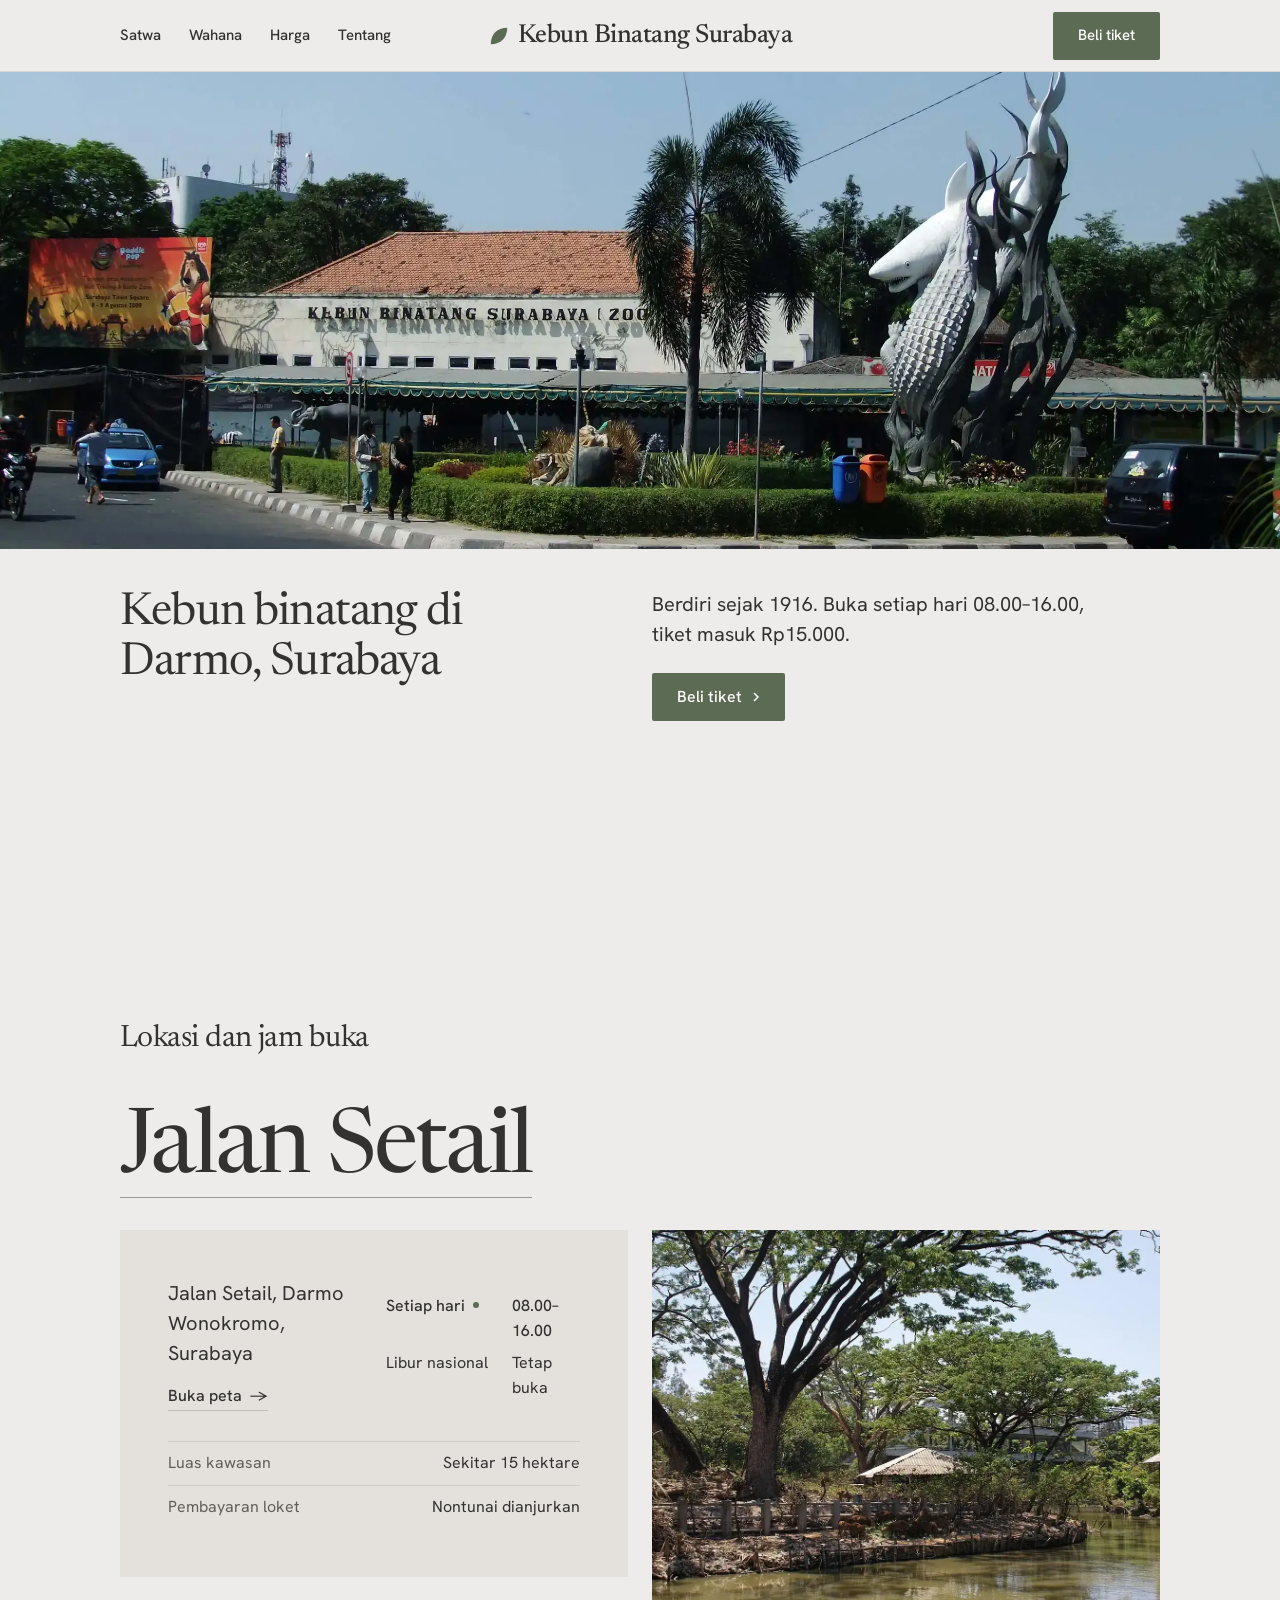
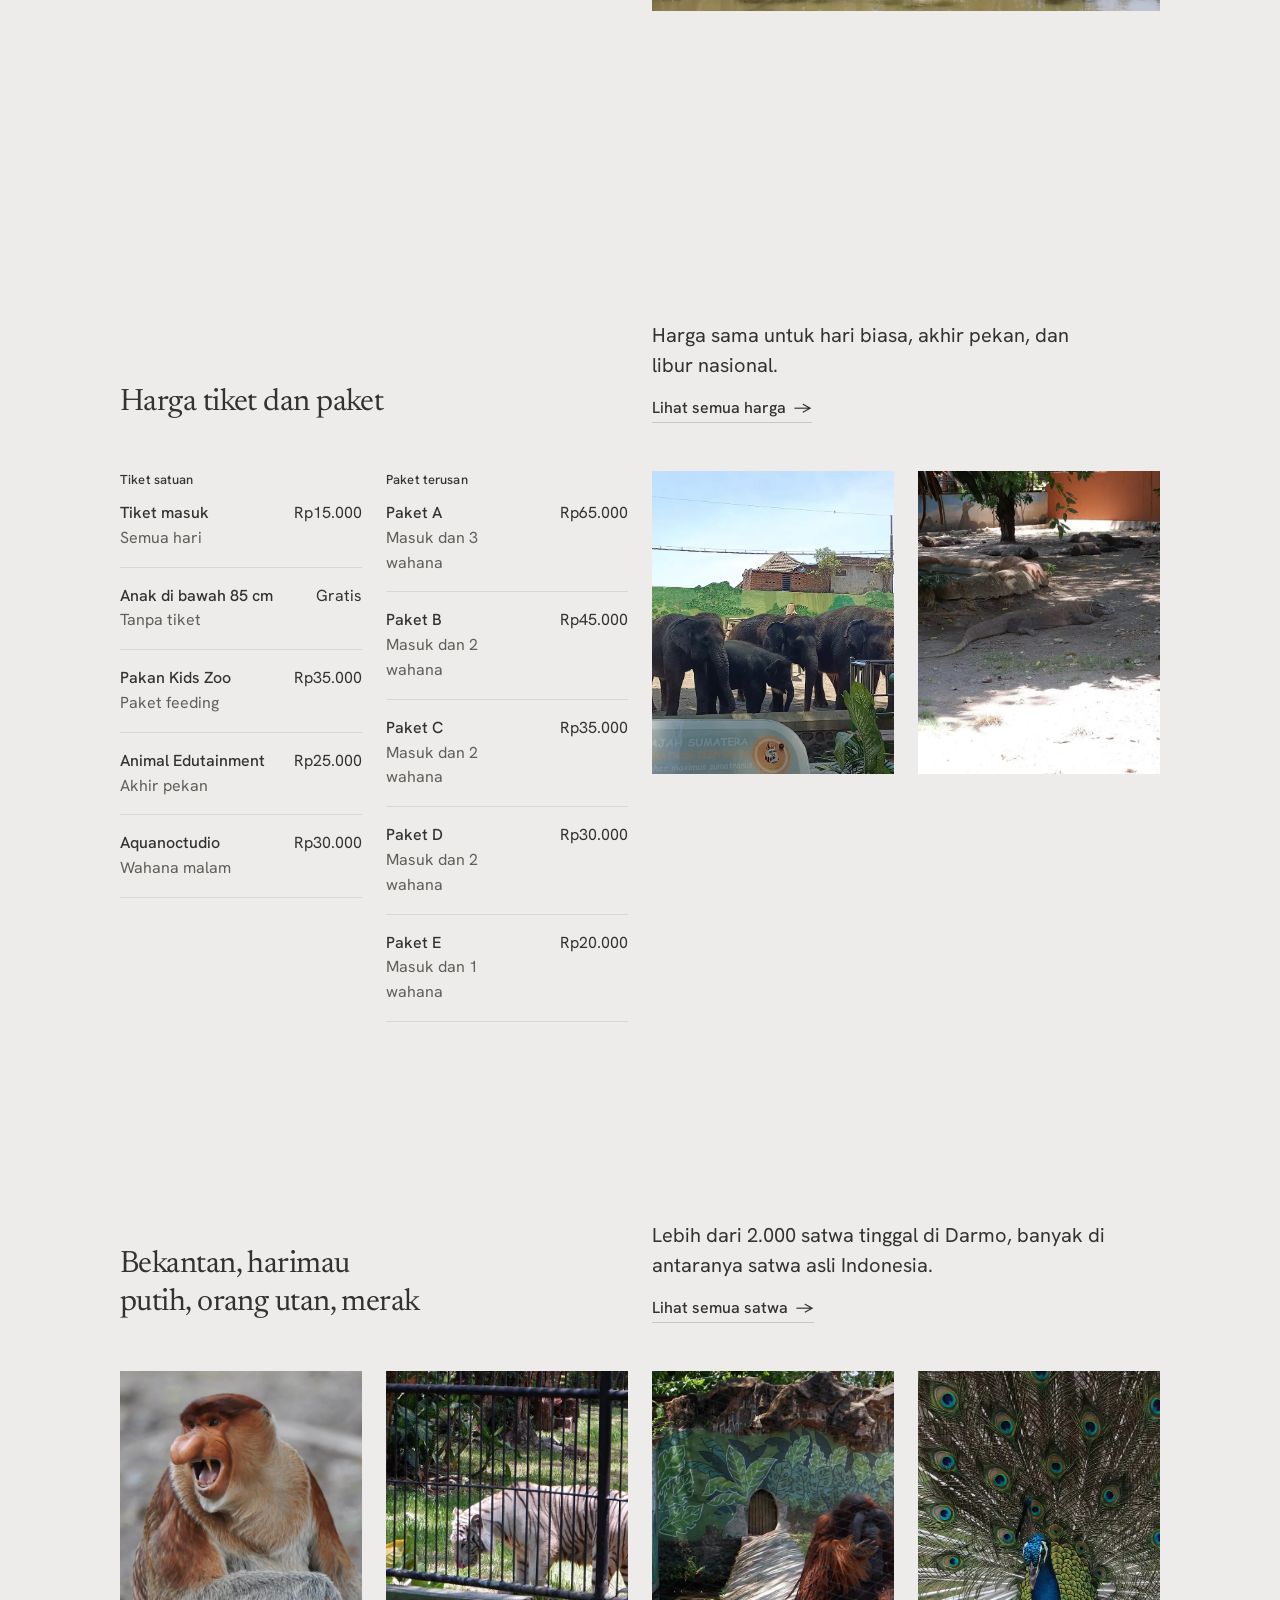
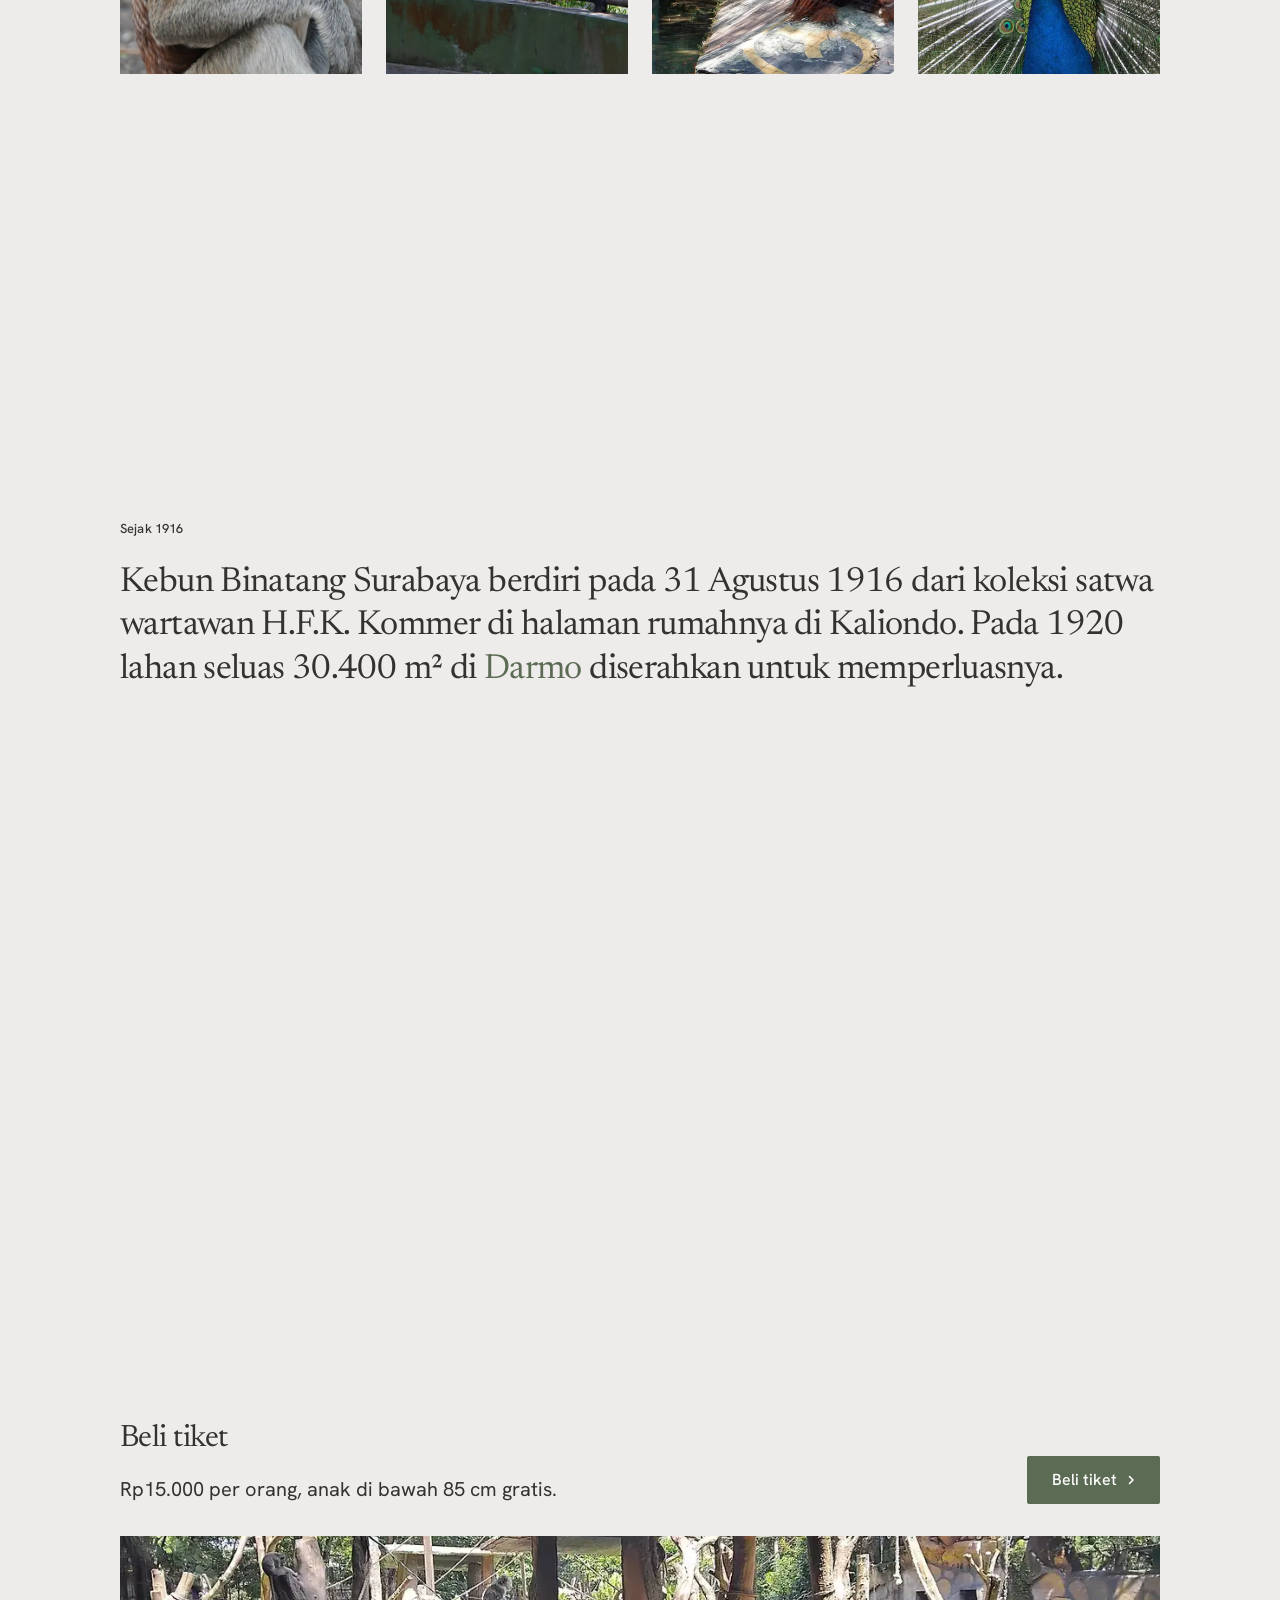
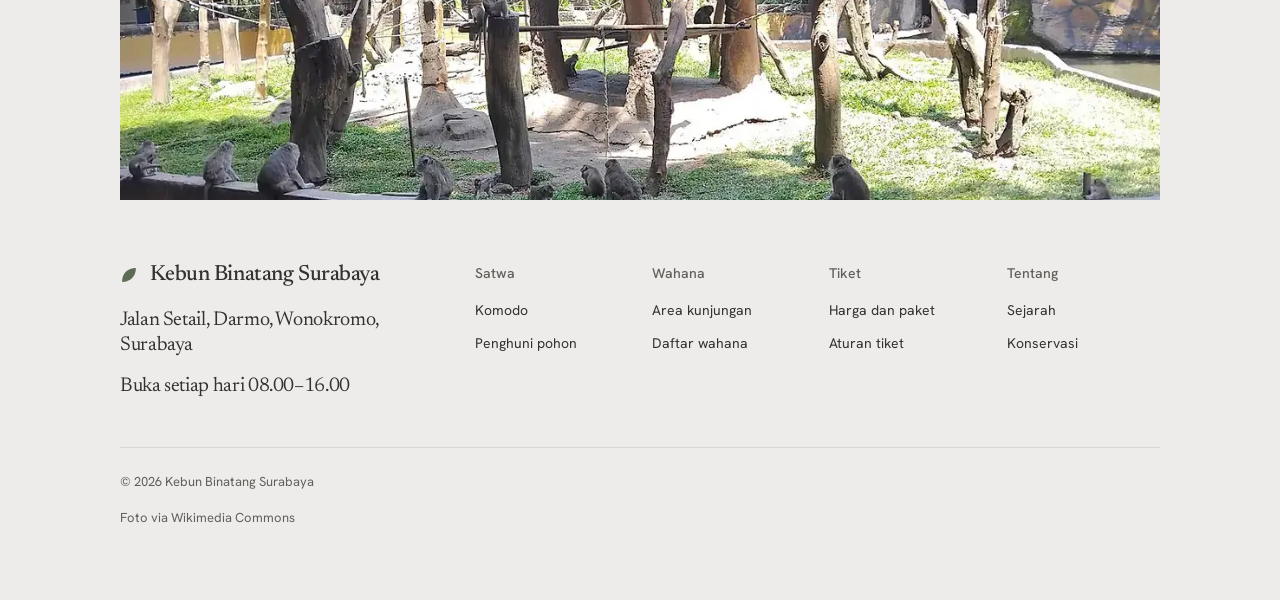
<file: index.html>
<!doctype html>
<html lang="id" data-type="place" data-radius="sharp" data-buttons="block" data-motion>
<head>
<meta charset="utf-8">
<meta name="viewport" content="width=device-width, initial-scale=1, viewport-fit=cover">
<title>Kebun Binatang Surabaya: kebun binatang di Darmo, Surabaya</title>
<meta name="description" content="Lihat komodo, bekantan, dan harimau putih di Darmo. Buka setiap hari, tiket masuk Rp15.000, bisa dipesan lewat situs ini.">
<meta property="og:type" content="website">
<meta property="og:title" content="Kebun Binatang Surabaya: kebun binatang di Darmo, Surabaya">
<meta property="og:description" content="Lihat komodo, bekantan, dan harimau putih di Darmo. Buka setiap hari, tiket masuk Rp15.000, bisa dipesan lewat situs ini.">
<meta property="og:image" content="share.jpg">
<meta name="twitter:card" content="summary_large_image">
<link rel="icon" href="favicon.svg" type="image/svg+xml">
<meta name="theme-color" content="#eeecea">
<!-- <link rel="canonical" href="https://domain-resmi-anda/"> -->
<meta name="site-kind" content="other">
<meta name="page-type" content="place">
<meta name="page-kind" content="place">
<link rel="preconnect" href="https://fonts.googleapis.com">
<link rel="preconnect" href="https://fonts.gstatic.com" crossorigin>
<link href="https://fonts.googleapis.com/css2?family=Newsreader:opsz,wght@6..72,400..600&family=Hanken+Grotesk:wght@400..600&display=swap" rel="stylesheet">
<link rel="stylesheet" href="assets/system.css">
<link rel="stylesheet" href="assets/ui/cards.css">
<link rel="stylesheet" href="assets/motion/motion.css">
<link rel="stylesheet" href="assets/layout/layout.css">
<link rel="stylesheet" href="style.css">
<script>document.documentElement.classList.add('m-enter');setTimeout(()=>document.documentElement.classList.add('m-enter-done'),700)</script>
<script>document.documentElement.classList.add('mo-js');setTimeout(()=>document.documentElement.classList.add('mo-safe'),2500)</script>
<link rel="modulepreload" href="assets/moments/moments.js">
<link rel="modulepreload" href="assets/moments/lib.js">
<link rel="modulepreload" href="assets/moments/word-highlight/moment.js">
</head>
<body>
<!-- type: place. deal: hero place, nav-split, close-photo, footer-columns, rhythm space, buttons block, mark leaf,
     offer pair, place story, type moment address. palette three-stones, type newsreader. moment: word-highlight. -->
<header class="nav nav--split">
  <div class="wrap nav__bar">
    <a class="skip-link" href="#top">Langsung ke isi</a>
    <a class="nav__logo" href="index.html"><span class="mark" data-mark="leaf" aria-hidden="true"></span>Kebun Binatang Surabaya</a>
    <nav class="nav__links" aria-label="Utama">
      <div class="nav__item"><a class="nav__link" href="satwa.html">Satwa</a></div>
      <div class="nav__item"><a class="nav__link" href="wahana.html">Wahana</a></div>
      <div class="nav__item"><a class="nav__link" href="tiket.html#harga">Harga</a></div>
      <div class="nav__item"><a class="nav__link" href="tentang.html">Tentang</a></div>
    </nav>
    <div class="nav__actions"><a class="btn btn--primary" href="tiket.html#pesan">Beli tiket</a></div>
    <button class="nav__toggle" type="button" aria-expanded="false" aria-label="Menu"><svg width="18" height="18" viewBox="0 0 18 18" aria-hidden="true"><path d="M2 5h14M2 13h14" stroke="currentColor" stroke-width="1.6" stroke-linecap="round"/></svg></button>
  </div>
</header>
<main id="top">
  <section class="hero hero--place" data-enter aria-labelledby="hero-h">
    <img class="hero__bg" data-phone-fill src="assets/img/photo-f8005017-hero.webp" width="2400" height="1047" sizes="100vw" alt="Gedung depan Kebun Binatang Surabaya dengan atap genting merah dan pohon palem" style="--ly-pos: 50% 60%" fetchpriority="high" data-source="stand-in" data-subject="gedung depan KBS">
    <div class="wrap"><div class="hero-text">
      <div class="hero__text">
        <h1 id="hero-h">Kebun binatang di Darmo, Surabaya</h1>
        <p class="hero__lead">Berdiri sejak 1916. Buka setiap hari 08.00–16.00, tiket masuk Rp15.000.</p>
        <div class="btn-row"><a class="btn btn--primary" href="tiket.html#pesan">Beli tiket<svg class="m-arrow" viewBox="0 0 12 12" aria-hidden="true"><path class="m-arrow__stem" d="M1 6h8"/><path class="m-arrow__head" d="M4.5 2.5 8 6l-3.5 3.5"/></svg></a></div>
      </div>
    </div></div>
  </section>

  <section class="section" id="kunjungi" data-place="visit" aria-labelledby="kunjungi-h">
    <div class="wrap">
      <div class="section-head"><h2 id="kunjungi-h">Lokasi dan jam buka</h2></div>
      <p class="type-moment"><a href="https://www.openstreetmap.org/search?query=Jalan%20Setail%20Wonokromo%20Surabaya">Jalan Setail</a></p>
      <div class="grid grid--top visit-row">
        <div class="visit visit--card span-6">
          <div class="visit__cols">
            <div class="visit__col stack-4">
              <address class="visit__address"><a href="https://www.openstreetmap.org/search?query=Jalan%20Setail%20Wonokromo%20Surabaya">Jalan Setail, Darmo<br>Wonokromo, Surabaya</a></address>
              <a class="link" href="https://www.openstreetmap.org/search?query=Jalan%20Setail%20Wonokromo%20Surabaya">Buka peta</a>
            </div>
            <div class="visit__col">
              <dl class="hours" data-tz="Asia/Jakarta" data-assumed><dt data-days="mon-sun">Setiap hari</dt><dd>08.00–16.00</dd><dt>Libur nasional</dt><dd>Tetap buka</dd></dl>
            </div>
          </div>
          <ul class="visit__rows"><li><span>Luas kawasan</span><span>Sekitar 15 hektare</span></li><li><span>Pembayaran loket</span><span>Nontunai dianjurkan</span></li></ul>
        </div>
        <figure class="pl-photo span-6 start-7" style="--pl-r: 1.333"><img src="assets/img/photo-f8457443-1200.webp" srcset="assets/img/photo-f8457443-600.webp 600w, assets/img/photo-f8457443-1200.webp 1200w" width="1200" height="803" sizes="(max-width: 639px) 640px, 50vw" alt="Pohon trembesi besar dan gazebo di tepi telaga kebun binatang" loading="lazy" decoding="async" data-source="stand-in" data-subject="telaga KBS"></figure>
      </div>
    </div>
  </section>

  <section class="section" id="harga" aria-labelledby="harga-h">
    <div class="wrap">
      <div class="section-head section-head--split">
        <h2 id="harga-h">Harga tiket dan paket</h2>
        <div class="head-side"><p>Harga sama untuk hari biasa, akhir pekan, dan libur nasional.</p><a class="link" href="tiket.html#harga">Lihat semua harga</a></div>
      </div>
      <div class="grid grid--top">
        <div class="span-3 price-group"><p class="t-label group-label">Tiket satuan</p><ul class="rows">
          <li><span class="rows__name">Tiket masuk<small>Semua hari</small></span><span class="rows__value" data-assumed>Rp15.000</span></li>
          <li><span class="rows__name">Anak di bawah 85&nbsp;cm<small>Tanpa tiket</small></span><span class="rows__value" data-assumed>Gratis</span></li>
          <li><span class="rows__name">Pakan Kids Zoo<small>Paket feeding</small></span><span class="rows__value" data-assumed>Rp35.000</span></li>
          <li><span class="rows__name">Animal Edutainment<small>Akhir pekan</small></span><span class="rows__value" data-assumed>Rp25.000</span></li>
          <li><span class="rows__name">Aquanoctudio<small>Wahana malam</small></span><span class="rows__value" data-assumed>Rp30.000</span></li>
        </ul></div>
        <div class="span-3 price-group price-group--more"><p class="t-label group-label">Paket terusan</p><ul class="rows">
          <li><span class="rows__name">Paket A<small>Masuk dan 3 wahana</small></span><span class="rows__value" data-assumed>Rp65.000</span></li>
          <li><span class="rows__name">Paket B<small>Masuk dan 2 wahana</small></span><span class="rows__value" data-assumed>Rp45.000</span></li>
          <li><span class="rows__name">Paket C<small>Masuk dan 2 wahana</small></span><span class="rows__value" data-assumed>Rp35.000</span></li>
          <li><span class="rows__name">Paket D<small>Masuk dan 2 wahana</small></span><span class="rows__value" data-assumed>Rp30.000</span></li>
          <li><span class="rows__name">Paket E<small>Masuk dan 1 wahana</small></span><span class="rows__value" data-assumed>Rp20.000</span></li>
        </ul></div>
        <figure class="pl-photo span-3" style="--pl-r: 0.8"><img src="assets/img/photo-f201886421-1200.webp" srcset="assets/img/photo-f201886421-600.webp 600w, assets/img/photo-f201886421-1200.webp 1200w" width="1200" height="901" sizes="(max-width: 639px) 640px, 50vw" alt="Keluarga gajah sumatera berdiri di area terbuka" loading="lazy" decoding="async" data-source="stand-in" data-subject="gajah sumatera"></figure>
        <figure class="pl-photo span-3" style="--pl-r: 0.8"><img src="assets/img/photo-f202003405-1200.webp" srcset="assets/img/photo-f202003405-600.webp 600w, assets/img/photo-f202003405-1200.webp 1200w" width="1200" height="800" sizes="(max-width: 639px) 640px, 50vw" alt="Beberapa komodo berjemur di area berpasir" loading="lazy" decoding="async" data-source="stand-in" data-subject="komodo"></figure>
      </div>
    </div>
  </section>

  <section class="section" id="satwa" aria-labelledby="satwa-h">
    <div class="wrap">
      <div class="section-head section-head--split">
        <h2 id="satwa-h">Bekantan, harimau putih, orang utan, merak</h2>
        <div class="head-side"><p>Lebih dari 2.000 satwa tinggal di Darmo, banyak di antaranya satwa asli Indonesia.</p><a class="link" href="satwa.html">Lihat semua satwa</a></div>
      </div>
      <div class="grid strip">
        <a class="pl-photo span-3" style="--pl-r: .8" href="satwa.html#pohon" aria-label="Lihat bekantan"><img src="assets/img/photo-f106148420-1200.webp" srcset="assets/img/photo-f106148420-600.webp 600w, assets/img/photo-f106148420-1200.webp 1200w" width="1200" height="1586" sizes="(max-width: 639px) 320px, 640px" alt="Bekantan jantan membuka mulut, hidungnya menjuntai" loading="lazy" decoding="async" data-source="stand-in" data-subject="bekantan"></a>
        <a class="pl-photo span-3" style="--pl-r: .8" href="satwa.html" aria-label="Lihat harimau putih"><img src="assets/img/photo-f201944257-1200.webp" srcset="assets/img/photo-f201944257-600.webp 600w, assets/img/photo-f201944257-1200.webp 1200w" width="1200" height="728" sizes="(max-width: 639px) 320px, 640px" alt="Harimau putih berjalan di balik pagar kandang" loading="lazy" decoding="async" data-source="stand-in" data-subject="harimau putih"></a>
        <a class="pl-photo span-3" style="--pl-r: .8" href="satwa.html#pohon" aria-label="Lihat orang utan"><img src="assets/img/photo-f201911765-1200.webp" srcset="assets/img/photo-f201911765-600.webp 600w, assets/img/photo-f201911765-1200.webp 1200w" width="1200" height="826" sizes="(max-width: 639px) 320px, 640px" alt="Orang utan jantan duduk di atas batu dekat dinding bermural" loading="lazy" decoding="async" data-source="stand-in" data-subject="orang utan"></a>
        <a class="pl-photo span-3" style="--pl-r: .8" href="satwa.html#burung" aria-label="Lihat burung"><img src="assets/img/photo-f100234529-1200.webp" srcset="assets/img/photo-f100234529-600.webp 600w, assets/img/photo-f100234529-1200.webp 1200w" width="1200" height="873" sizes="(max-width: 639px) 320px, 640px" alt="Merak jantan mengembangkan ekornya" loading="lazy" decoding="async" data-source="stand-in" data-subject="merak"></a>
      </div>
    </div>
  </section>

  <section class="section statement" id="kisah" data-moment="word-highlight" aria-label="Sejak 1916">
    <div class="wrap">
      <p class="t-label">Sejak 1916</p>
      <p class="mo-wh__text">Kebun Binatang Surabaya berdiri pada 31 Agustus 1916 dari koleksi satwa wartawan H.F.K. Kommer di halaman rumahnya di Kaliondo. Pada 1920 lahan seluas 30.400 m² di <strong>Darmo</strong> diserahkan untuk memperluasnya.</p>
    </div>
  </section>
</main>

<footer class="footer closing" id="contact" aria-labelledby="close-h">
  <div class="wrap">
    <div class="closing__cta close--photo">
      <div class="section-head--split">
        <div><h2 id="close-h">Beli tiket</h2><p class="t-lead">Rp15.000 per&nbsp;orang, anak di bawah 85&nbsp;cm gratis.</p></div>
        <a class="btn btn--primary" href="tiket.html#pesan">Beli tiket<svg class="m-arrow" viewBox="0 0 12 12" aria-hidden="true"><path class="m-arrow__stem" d="M1 6h8"/><path class="m-arrow__head" d="M4.5 2.5 8 6l-3.5 3.5"/></svg></a>
      </div>
      <div class="close__media"><img src="assets/img/photo-f202002854-1200.webp" srcset="assets/img/photo-f202002854-600.webp 600w, assets/img/photo-f202002854-1200.webp 1200w" width="1200" height="675" sizes="(max-width: 639px) 800px, 1200px" alt="Pulau monyet dengan tiang kayu dikelilingi parit air" loading="lazy" decoding="async" data-source="stand-in" data-subject="pulau monyet"></div>
    </div>
    <div class="closing__links">
      <div class="grid">
        <div class="span-4 stack-4">
          <a class="nav__logo" href="index.html"><span class="mark" data-mark="leaf" aria-hidden="true"></span>Kebun Binatang Surabaya</a>
          <address class="footer__lede"><a href="https://www.openstreetmap.org/search?query=Jalan%20Setail%20Wonokromo%20Surabaya">Jalan Setail, Darmo, Wonokromo, Surabaya</a></address>
          <p class="footer__lede" data-assumed>Buka setiap hari 08.00–16.00</p>
        </div>
        <div class="span-2 footer__col"><h3>Satwa</h3><ul><li><a href="satwa.html#komodo">Komodo</a></li><li><a href="satwa.html#pohon">Penghuni pohon</a></li></ul></div>
        <div class="span-2 footer__col"><h3>Wahana</h3><ul><li><a href="wahana.html#area">Area kunjungan</a></li><li><a href="wahana.html#daftar">Daftar wahana</a></li></ul></div>
        <div class="span-2 footer__col"><h3>Tiket</h3><ul><li><a href="tiket.html#harga">Harga dan paket</a></li><li><a href="tiket.html#aturan">Aturan tiket</a></li></ul></div>
        <div class="span-2 footer__col"><h3>Tentang</h3><ul><li><a href="tentang.html#sejarah">Sejarah</a></li><li><a href="tentang.html#konservasi">Konservasi</a></li></ul></div>
      </div>
      <div class="footer__legal">
        <span>&copy; 2026 Kebun Binatang Surabaya</span>
        <a class="credits" href="credits.html">Foto via Wikimedia Commons</a>
      </div>
    </div>
  </div>
</footer>

<nav class="actionbar" aria-label="Aksi cepat"><a class="btn btn--primary" href="tiket.html#pesan">Beli tiket</a></nav>
<script type="module" src="assets/system.js"></script>
<script type="module" src="assets/motion/motion.js"></script>
<script type="module" src="assets/layout/layout.js"></script>
</body>
</html>
</file>
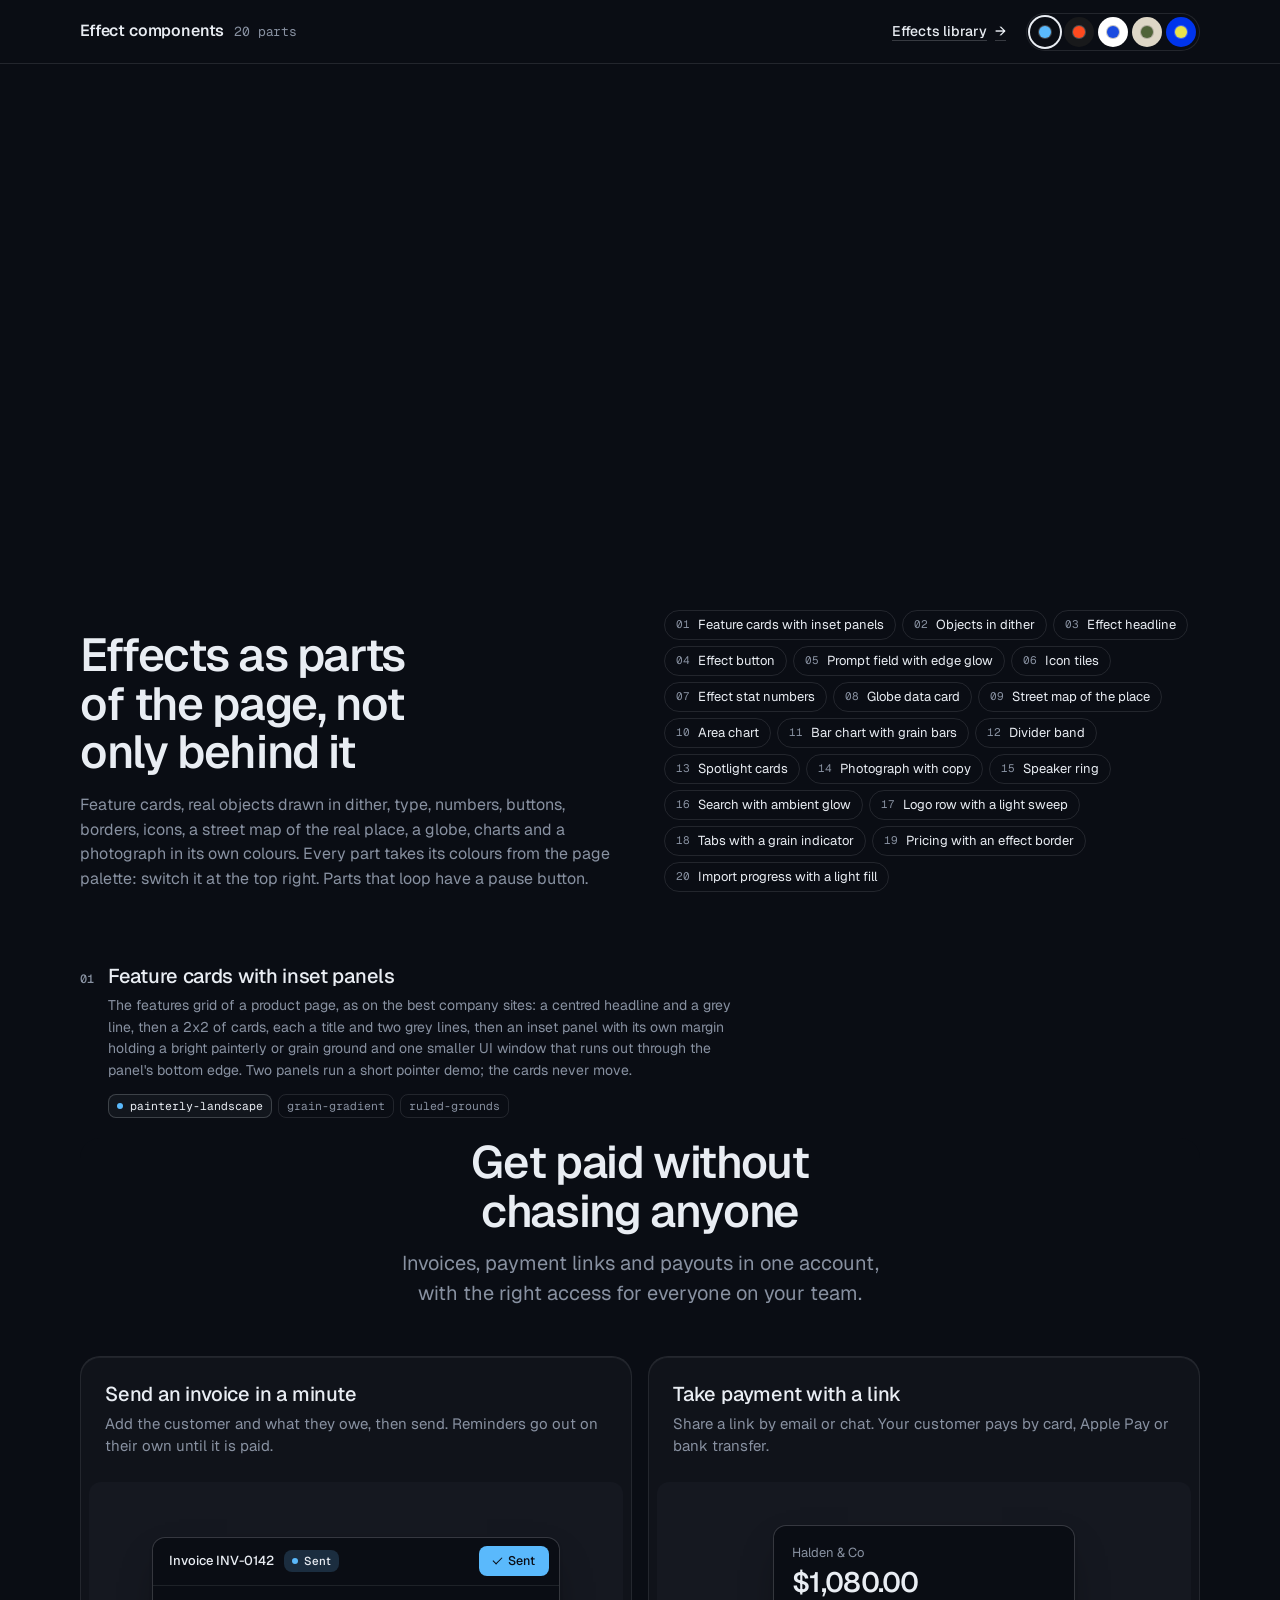
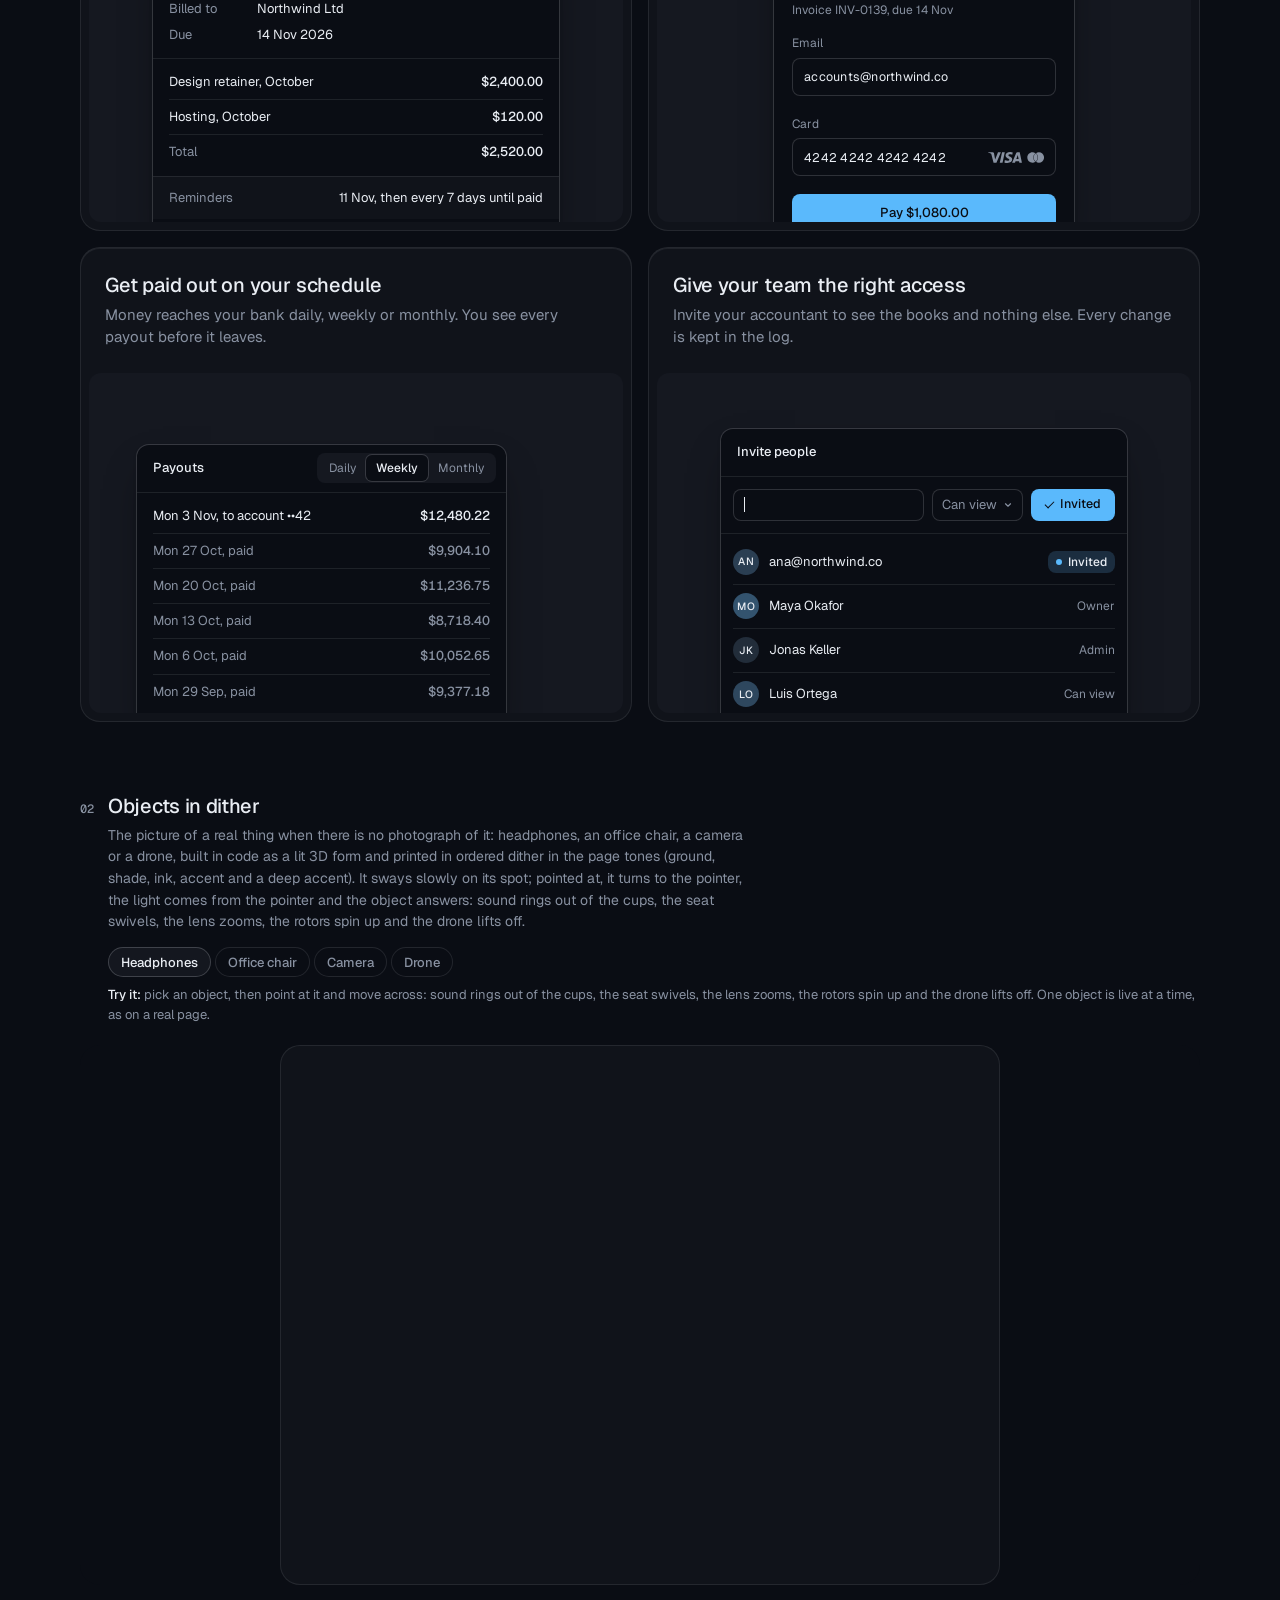
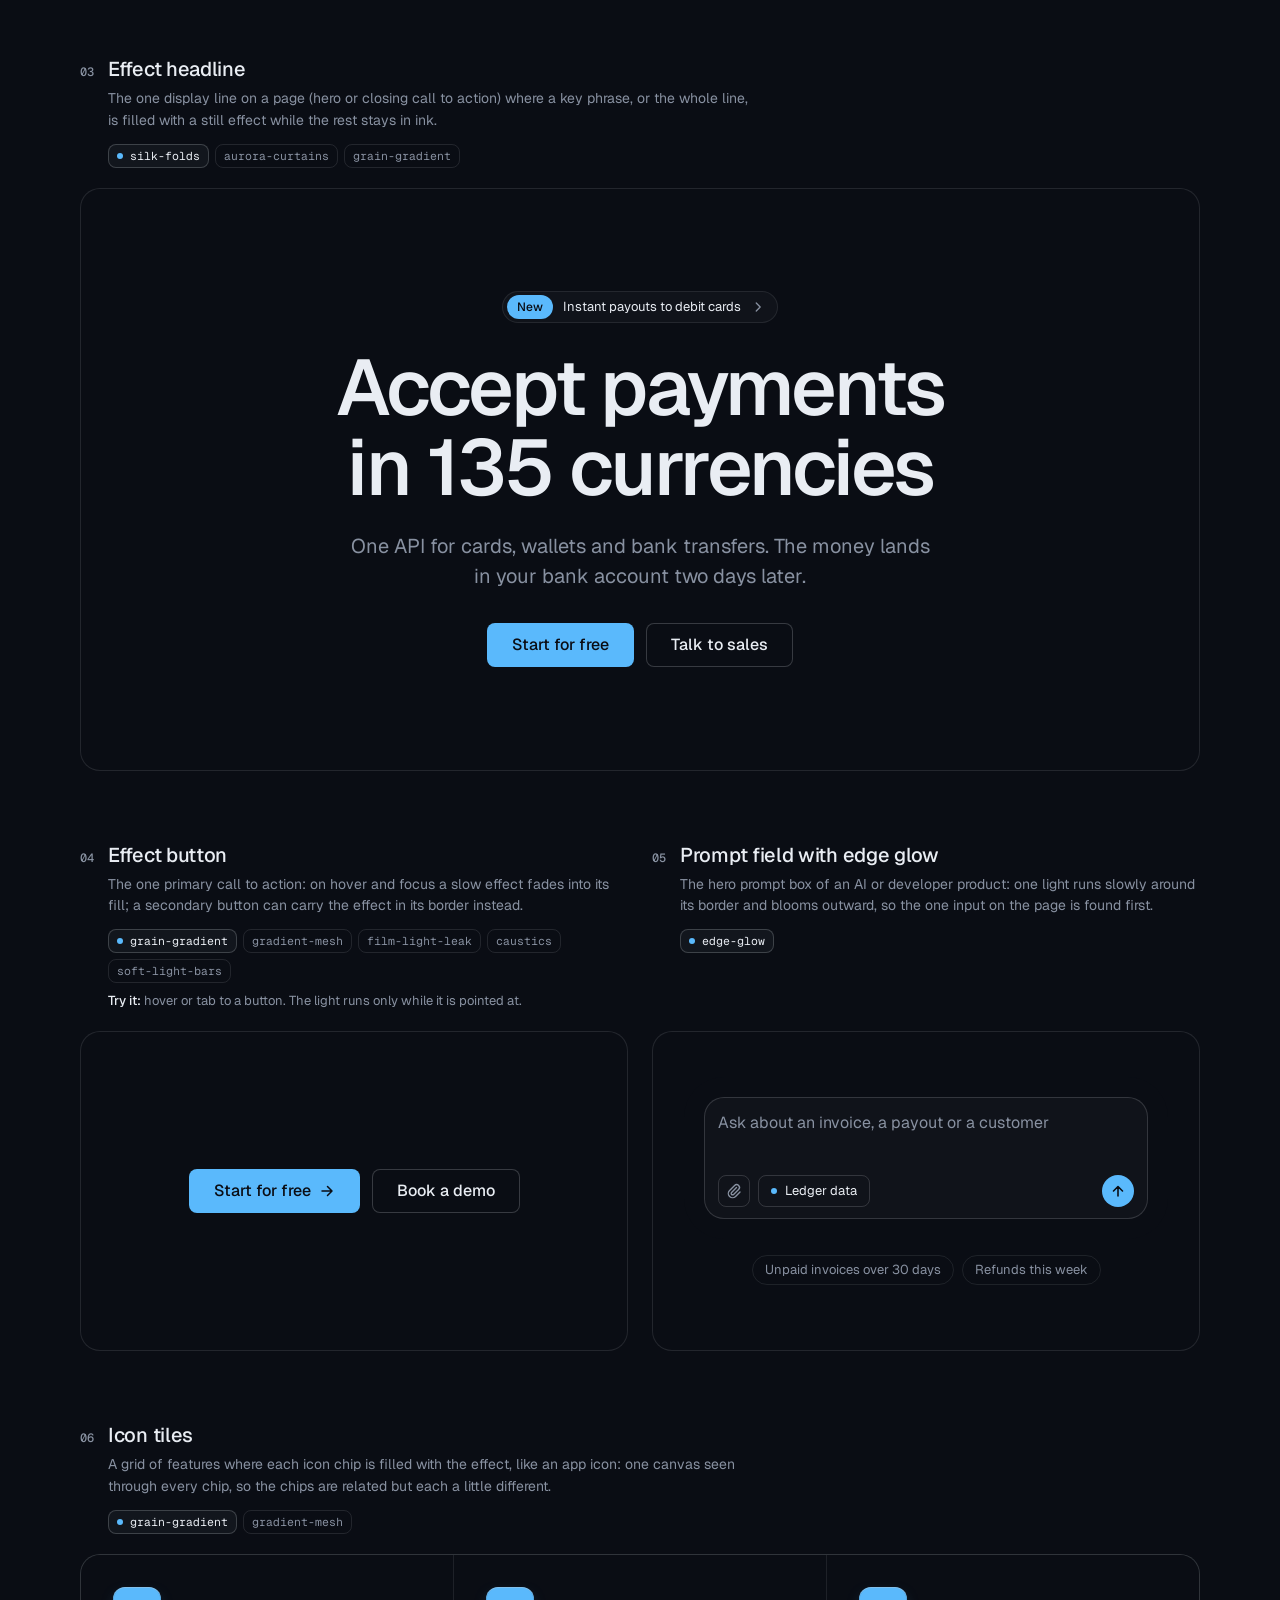
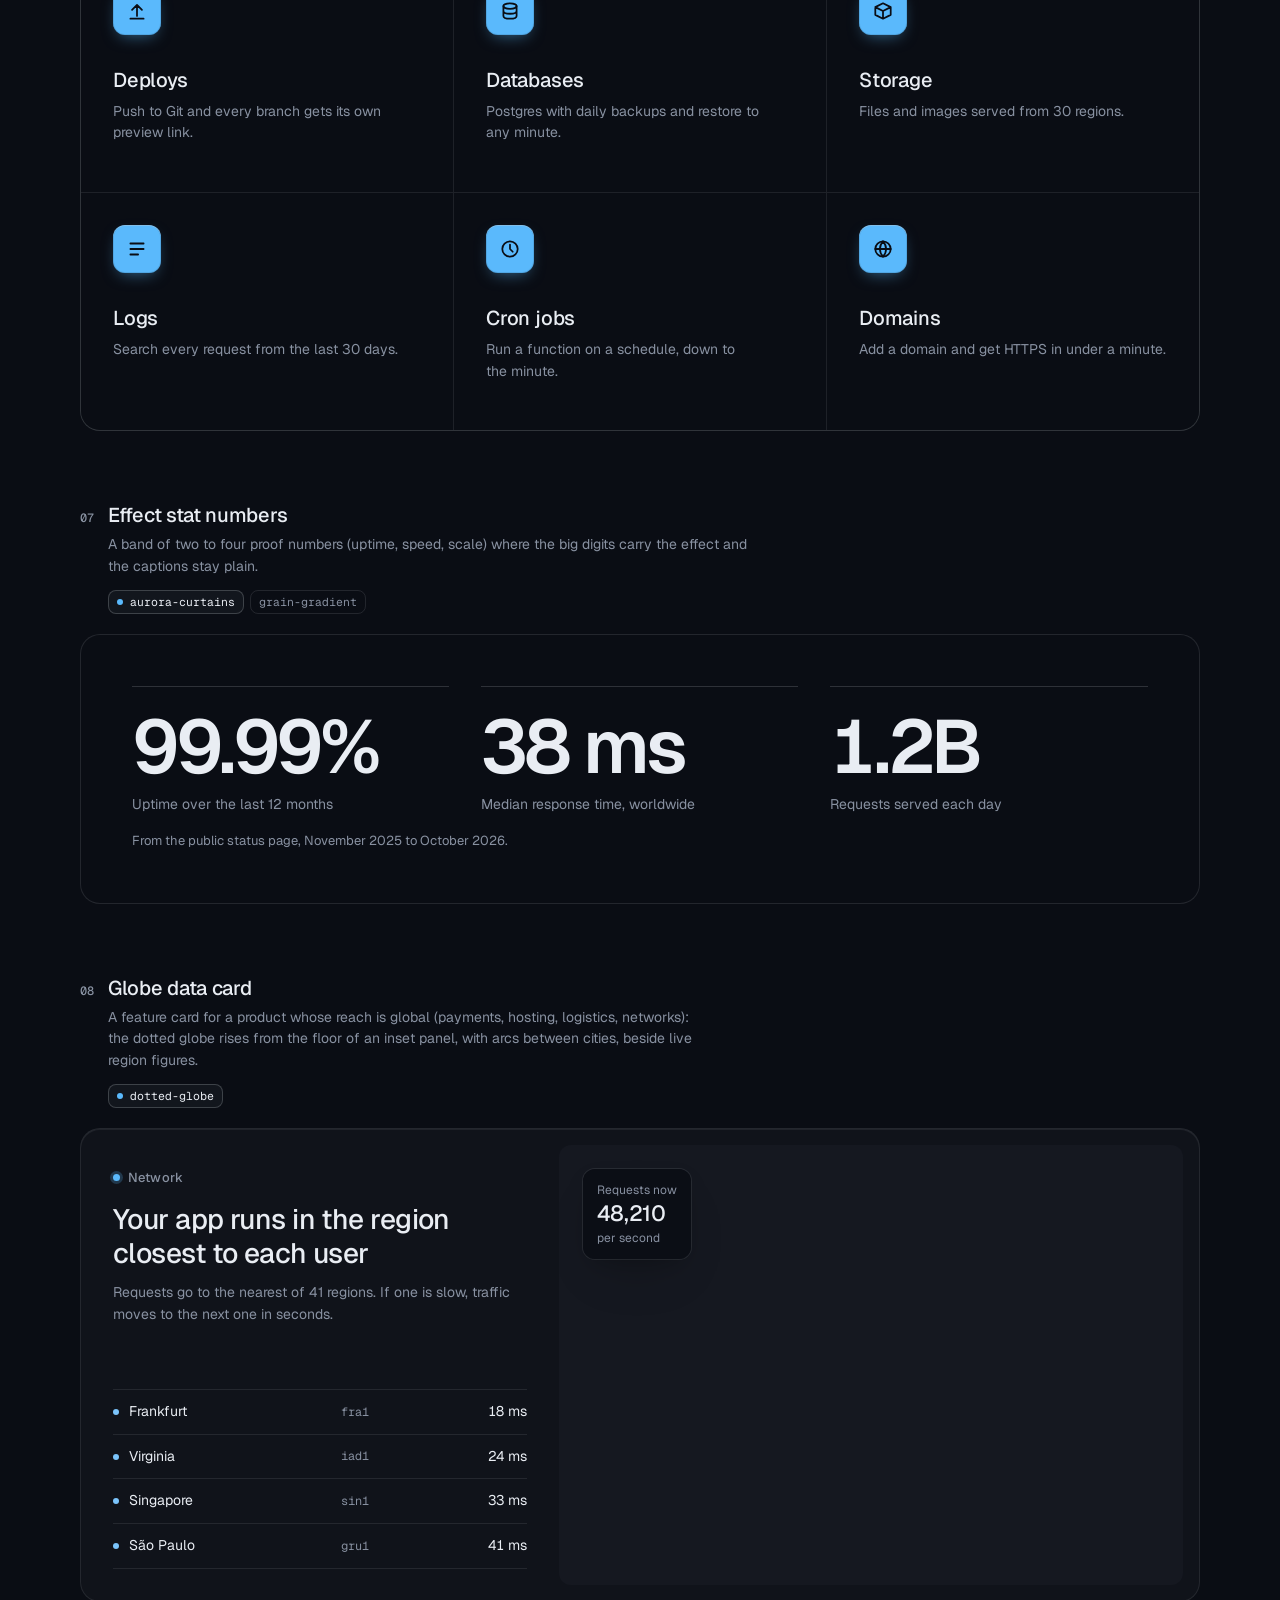
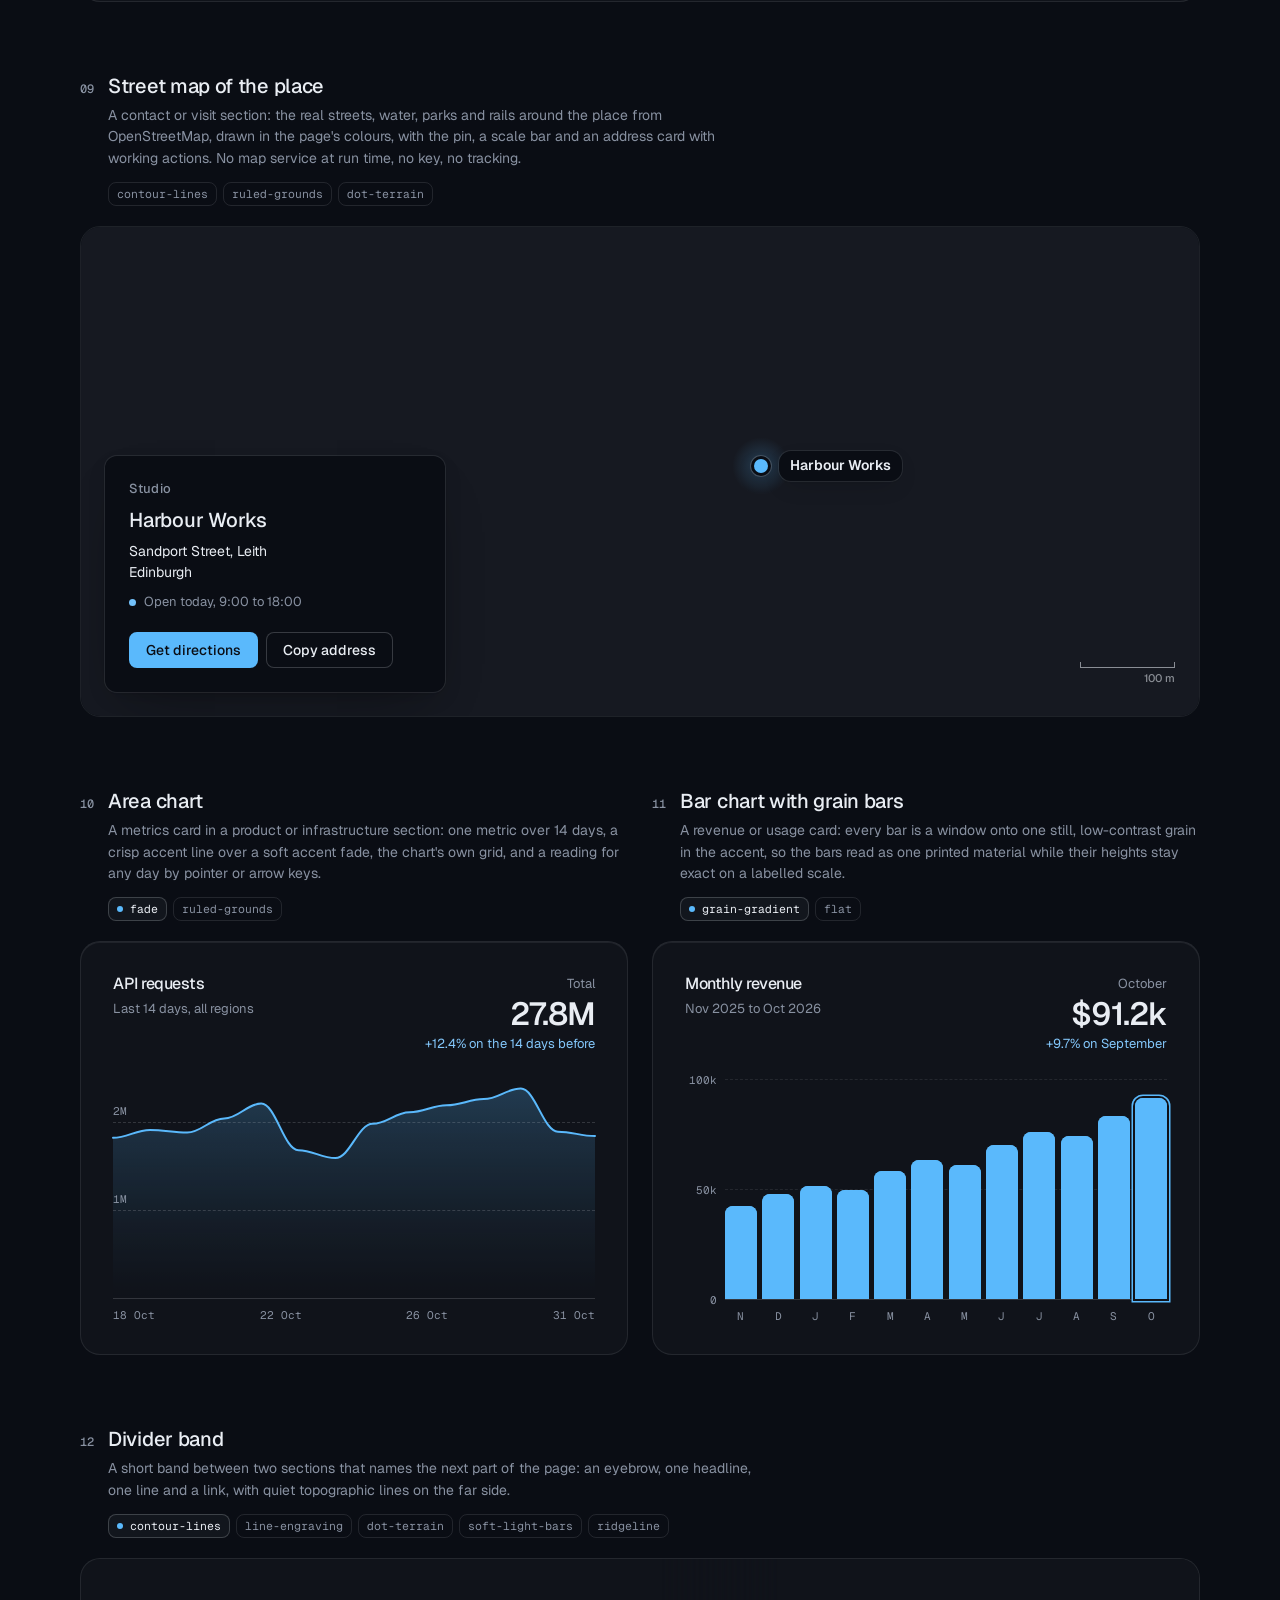
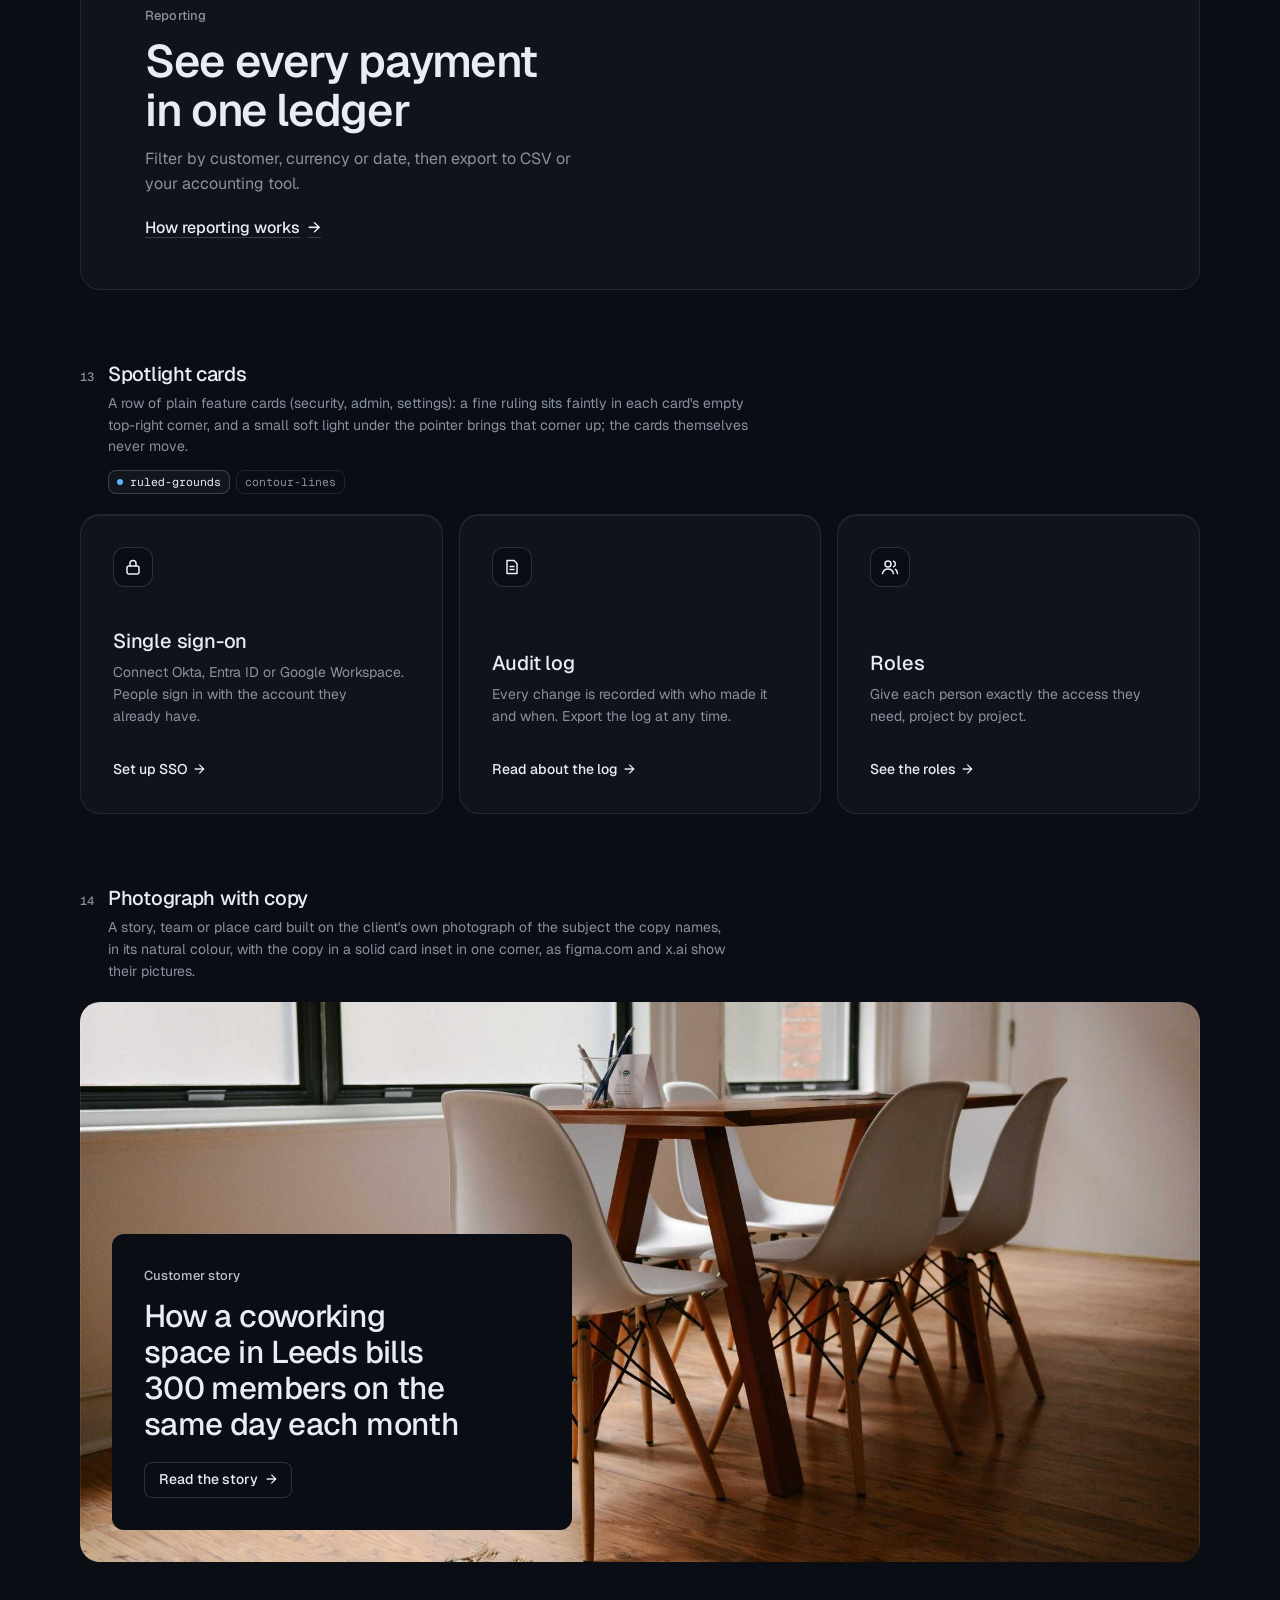
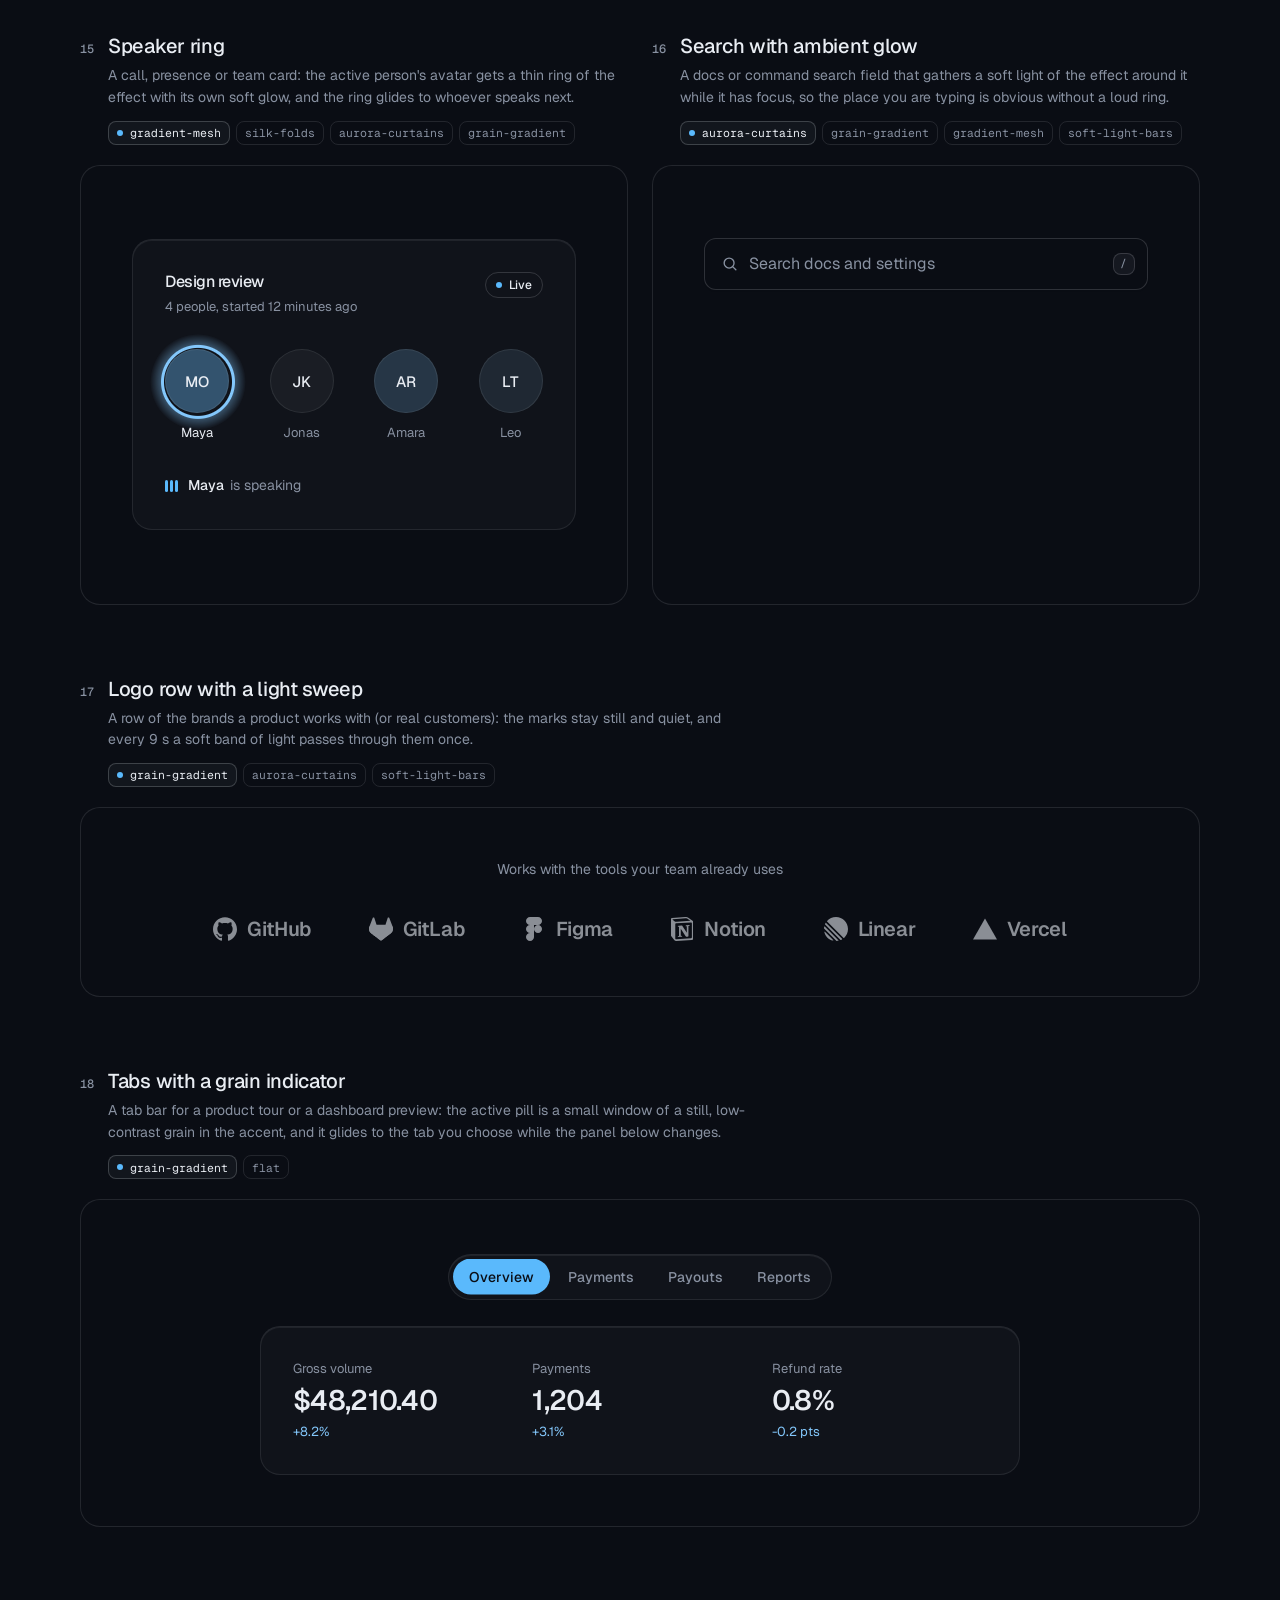
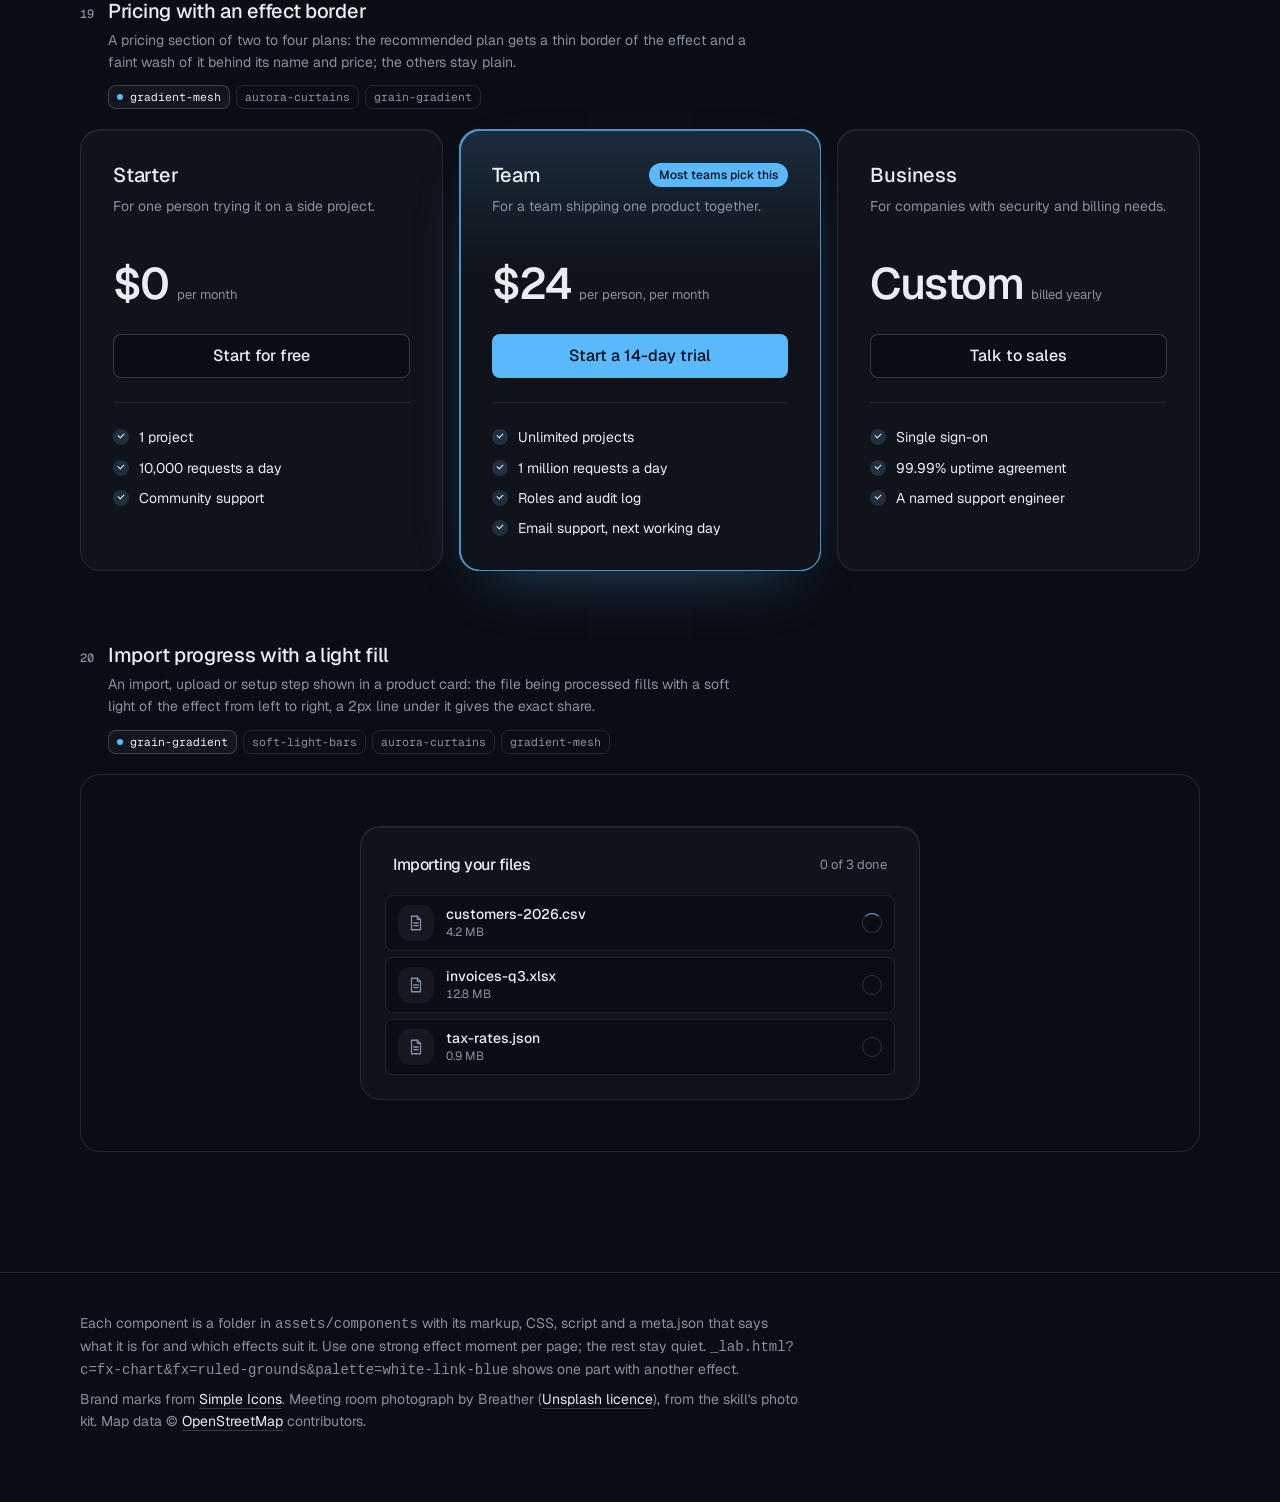
<file: assets/components/index.html>
<!doctype html>
<html lang="en" data-radius="soft">
<head>
<script>window.__tpGlMax = 16;   /* a gallery shows many live effects at once; a page of a site keeps the default 4 (fx.js) */</script>
<meta charset="utf-8">
<meta name="viewport" content="width=device-width, initial-scale=1">
<title>Effect components</title>
<link rel="preconnect" href="https://fonts.googleapis.com">
<link rel="preconnect" href="https://fonts.gstatic.com" crossorigin>
<link href="https://fonts.googleapis.com/css2?family=Geist:wght@100..900&family=Geist+Mono:wght@400..600&display=swap" rel="stylesheet">
<link rel="stylesheet" href="../system.css">
<link rel="stylesheet" href="./base.css">
<style>
  :root {
    --font-display: "Geist", system-ui, sans-serif;
    --font-text: "Geist", system-ui, sans-serif;
    --font-mono: "Geist Mono", ui-monospace, monospace;
    --display-weight: 560;
    --display-tracking: -0.03em;
    --container: 1200px;
  }
  body { min-height: 100vh; }
  .top {
    position: sticky; top: 0; z-index: 50; height: 64px; background: var(--bg);
    border-bottom: 1px solid var(--line);
  }
  .top .container { height: 100%; display: flex; align-items: center; justify-content: space-between; gap: 16px; }
  .brand { display: flex; align-items: center; gap: 10px; font-weight: 560; letter-spacing: -0.01em; }
  .brand small { font: 400 13px/1 var(--font-mono); color: var(--muted); }
  .top nav { display: flex; align-items: center; gap: 20px; }
  .top nav a.link { font-size: 14px; }
  .swatches { display: flex; gap: 4px; padding: 3px; border: 1px solid var(--line); border-radius: 999px; background: var(--bg); }
  .swatches button {
    width: 30px; height: 30px; border-radius: 999px; border: 0; padding: 0; cursor: pointer; position: relative;
    background: var(--sw-bg);
  }
  .swatches button::after {
    content: ""; position: absolute; inset: 9px; border-radius: 999px; background: var(--sw-accent);
    box-shadow: 0 0 0 1px color-mix(in oklab, var(--sw-ink) 25%, transparent);
  }
  .swatches button[aria-pressed="true"] { box-shadow: 0 0 0 2px var(--ink); }
  .swatches button:focus-visible { outline-offset: 3px; }

  .intro { padding-block: 64px 40px; display: grid; grid-template-columns: minmax(0, 6fr) minmax(0, 6fr); gap: 48px; align-items: end; }
  .intro h1 { font-size: clamp(34px, 2.2vw + 18px, 52px); line-height: 1.05; max-width: 15ch; }
  .intro p { margin-top: 16px; color: var(--muted); font-size: var(--t-body); line-height: 1.55; max-width: 52ch; }
  .index { display: flex; flex-wrap: wrap; gap: 6px; justify-content: flex-start; }
  @media (max-width: 1023px) { .intro { grid-template-columns: minmax(0, 1fr); gap: 28px; } }
  .index a {
    display: inline-flex; align-items: center; gap: 8px; height: 30px; padding: 0 11px; border-radius: 999px;
    border: 1px solid var(--line); font-size: 13px; color: var(--ink);
    transition: border-color var(--dur) var(--ease), background-color var(--dur) var(--ease);
  }
  .index a span { font-family: var(--font-mono); font-size: 11px; color: var(--muted); }
  .index a:hover { border-color: var(--line-strong); background: color-mix(in oklab, var(--ink) 4%, var(--bg)); }

  /* every part spans two rows of the list (its notes, its stage) as a subgrid, so the two parts of a
     half-width pair share one notes height and one stage height: their stages start and end level */
  .list { display: grid; grid-template-columns: repeat(2, minmax(0, 1fr)); column-gap: 24px; row-gap: 0; padding-bottom: 120px; }
  .sc { grid-column: 1 / -1; grid-row: span 2; display: grid; grid-template-rows: subgrid; row-gap: 20px; min-width: 0; scroll-margin-top: 88px; padding-top: 72px; }
  .sc:first-child { padding-top: 0; }
  .sc.is-half { grid-column: auto; }
  .sc.is-half .sc__stage:not(.is-center) { display: grid; }
  .sc__meta { display: grid; grid-template-columns: auto 1fr; column-gap: 14px; row-gap: 6px; align-items: baseline; align-content: start; }
  .sc__note { grid-column: 2; margin: 2px 0 0; font-size: 13px; color: var(--muted); }
  .sc__note::before { content: "Try it: "; color: var(--ink); font-weight: 500; }
  .sc__no { font: 500 12px/1 var(--font-mono); color: var(--muted); padding-top: 2px; }
  .sc__name { font: 500 20px/1.25 var(--font-text); letter-spacing: -0.015em; margin: 0; }
  .sc__for { grid-column: 2; color: var(--muted); font-size: 14px; line-height: 1.55; max-width: 72ch; margin: 0; }
  .sc__fx { grid-column: 2; display: flex; flex-wrap: wrap; gap: 6px; margin-top: 6px; }
  .sc__fx li {
    font: 400 11.5px/1 var(--font-mono); color: var(--muted); height: 24px; display: inline-flex; align-items: center;
    padding: 0 8px; border-radius: var(--r-sm); border: 1px solid var(--line);
  }
  .sc__fx li.is-on { color: var(--ink); border-color: var(--line-strong); background: color-mix(in oklab, var(--ink) 5%, var(--bg)); }
  .sc__fx li.is-on::before { content: ""; width: 6px; height: 6px; border-radius: 99px; background: var(--accent); margin-right: 7px; }
  .sc__stage {
    position: relative; min-width: 0; border: 1px solid var(--line); border-radius: var(--r-lg);
    padding: clamp(20px, 4vw, 56px); background: var(--bg);
  }
  .sc__stage.is-tall { padding-block: clamp(56px, 8vw, 120px); }
  .sc__stage.is-flush { padding: 0; border: 0; }
  .sc__stage.is-center { display: grid; place-items: center; min-height: 320px; }
  /* one object, at a size a page would give it */
  #fx-dither-object .sc__stage { display: grid; justify-items: center; }
  #fx-dither-object .cx-obj { width: min(100%, 720px); }
  .sc__pick { grid-column: 2; display: flex; flex-wrap: wrap; gap: 4px; margin-top: 8px; }
  .sc__pick button {
    height: 30px; padding: 0 12px; border-radius: 999px; border: 1px solid var(--line); background: var(--bg);
    font: 500 13px/1 var(--font-text); color: var(--muted); cursor: pointer;
  }
  .sc__pick button:hover { color: var(--ink); border-color: var(--line-strong); }
  .sc__pick button[aria-pressed="true"] { color: var(--ink); border-color: var(--line-strong); background: color-mix(in oklab, var(--ink) 6%, var(--bg)); }
  /* the search list opens below its field: leave it room inside the frame */
  #fx-search .sc__stage { min-height: 440px; place-items: start center; padding-top: 72px; }
  .sc__stage:empty::after { content: "Loading"; color: var(--muted); font-size: 13px; }

  .foot { border-top: 1px solid var(--line); padding: 40px 0 64px; color: var(--muted); font-size: 14px; }
  .foot p { max-width: 80ch; margin: 0 0 8px; }
  .foot a { color: var(--ink); text-decoration: underline; text-decoration-color: var(--line-strong); text-underline-offset: 4px; }

  @media (max-width: 899px) {
    .list { grid-template-columns: minmax(0, 1fr); }
    .sc.is-half { grid-column: 1 / -1; }
    .top nav a.link { display: none; }
  }
  @media (max-width: 639px) {
    .intro { padding-block: 48px 32px; }
    .sc { padding-top: 48px; }
    .sc__meta { grid-template-columns: 1fr; }
    .sc__no { display: none; }
    .sc__for, .sc__fx, .sc__note, .sc__pick { grid-column: 1; }
    .sc__stage.is-center { min-height: 240px; }
    .brand small { display: none; }
  }
</style>
</head>
<body>
<header class="top">
  <div class="container">
    <div class="brand">Effect components <small id="count"></small></div>
    <nav aria-label="Palette and links">
      <a class="link" href="../effects/gallery.html">Effects library</a>
      <div class="swatches" id="swatches" role="group" aria-label="Page palette"></div>
    </nav>
  </div>
</header>

<main>
  <section class="intro container">
    <div>
      <h1>Effects as parts of the page, not only behind it</h1>
      <p id="lede">Feature cards, real objects drawn in dither, type, numbers, buttons, borders, icons, a street map of the real place, a globe, charts and a photograph in its own colours. Every part takes its colours from the page palette: switch it at the top right. Parts that loop have a pause button.</p>
    </div>
    <nav class="index" id="index" aria-label="Components"></nav>
  </section>
  <div class="container list" id="list"></div>
</main>

<footer class="foot">
  <div class="container">
    <p>Each component is a folder in <code>assets/components</code> with its markup, CSS, script and a meta.json that says what it is for and which effects suit it. Use one strong effect moment per page; the rest stay quiet. <code>_lab.html?c=fx-chart&amp;fx=ruled-grounds&amp;palette=white-link-blue</code> shows one part with another effect.</p>
    <p>Brand marks from <a href="https://simpleicons.org/">Simple Icons</a>. Meeting room photograph by Breather (<a href="https://unsplash.com/photos/DEdM9Vs6s8w">Unsplash licence</a>), from the skill's photo kit. Map data © <a href="https://www.openstreetmap.org/copyright">OpenStreetMap</a> contributors.</p>
  </div>
</footer>

<script type="module">
  import fx from '../effects/fx.js';

  // component id, layout and stage style, in page order
  const COMPONENTS = [
    { id: 'fx-feature-card', stage: 'is-flush' },
    { id: 'fx-dither-object', stage: 'is-flush', note: 'pick an object, then point at it and move across: sound rings out of the cups, the seat swivels, the lens zooms, the rotors spin up and the drone lifts off. One object is live at a time, as on a real page.' },
    { id: 'fx-headline', stage: 'is-tall' },
    { id: 'fx-button', half: true, stage: 'is-center', note: 'hover or tab to a button. The light runs only while it is pointed at.' },
    { id: 'fx-prompt', half: true, stage: 'is-center' },
    { id: 'fx-icon-tiles', stage: 'is-flush' },
    { id: 'fx-stat' },
    { id: 'fx-globe', stage: 'is-flush' },
    { id: 'fx-map', stage: 'is-flush' },
    { id: 'fx-chart', half: true, stage: 'is-flush' },
    { id: 'fx-bars', half: true, stage: 'is-flush' },
    { id: 'fx-band', stage: 'is-flush' },
    { id: 'fx-spotlight', stage: 'is-flush' },
    { id: 'fx-photo', stage: 'is-flush' },
    { id: 'fx-avatar', half: true, stage: 'is-center' },
    { id: 'fx-search', half: true, stage: 'is-center' },
    { id: 'fx-logos' },
    { id: 'fx-tabs' },
    { id: 'fx-pricing', stage: 'is-flush' },
    { id: 'fx-progress', stage: 'is-center' },
  ];

  const PALETTES = [
    { id: 'blue-black-cornflower', name: 'Night, cornflower', bg: '#0a0d14', surface: '#131824', ink: '#e9edf3', muted: '#8891a1', accent: '#5ab9fc', accentInk: '#0a0d14' },
    { id: 'graphite-safety-orange', name: 'Graphite, orange', bg: '#18191b', surface: '#222427', ink: '#eff0f1', muted: '#9c9ea3', accent: '#ff4a1f', accentInk: '#18191b' },
    { id: 'white-link-blue', name: 'White, blue', bg: '#ffffff', surface: '#f4f4f4', ink: '#111111', muted: '#6b6b6b', accent: '#1a4be0', accentInk: '#ffffff' },
    { id: 'moss-sand', name: 'Sand, moss', bg: '#ddd6c6', surface: '#d2cab8', ink: '#2a2a26', muted: '#59574e', accent: '#4f6238', accentInk: '#ffffff' },
    { id: 'cobalt-field', name: 'Cobalt field', bg: '#0034eb', surface: '#002fd6', ink: '#ffffff', muted: '#dfe4f2', accent: '#e9e34a', accentInk: '#111111' },
  ];

  const q = new URLSearchParams(location.search);
  if (q.has('time')) fx.setClock(+q.get('time'));
  if (q.has('fallback')) fx.config.forceFallback = true;
  const only = q.get('only') ? q.get('only').split(',') : null;
  const list = document.getElementById('list');
  const index = document.getElementById('index');
  const swatches = document.getElementById('swatches');

  /*
    The budget: a laptop's integrated GPU shares its memory with everything else, so this page never
    holds more than 4 live WebGL contexts. A part is started when it comes near the viewport and
    destroyed when it leaves it; still parts draw once and free their context; fx.js frees any idle
    off-screen context past 4. liveGL() counts the contexts that are open right now.
  */
  fx.config.maxLive = 4;
  const contexts = new Set();
  let peakGL = 0;
  const getContext = HTMLCanvasElement.prototype.getContext;
  HTMLCanvasElement.prototype.getContext = function (type, ...rest) {
    const c = getContext.call(this, type, ...rest);
    if (c && /webgl/i.test(type) && !contexts.has(c)) { contexts.add(c); peakGL = Math.max(peakGL, liveGL()); }
    return c;
  };
  function liveGL() {
    for (const c of contexts) if (c.isContextLost()) contexts.delete(c);
    return contexts.size;
  }

  // the dither object: one live at a time, switched here (a real page shows one object)
  const OBJECTS = {
    headphones: ['Headphones', 'Over-ear, wireless'],
    chair: ['Office chair', 'Swivel seat on five castors'],
    camera: ['Camera', 'Mirrorless, with a zoom lens'],
    drone: ['Drone', 'Four rotors and a camera'],
  };
  let object = OBJECTS[q.get('object')] ? q.get('object') : 'headphones';
  // print (ordered dither, the default) or studio (a smooth shaded render: no picker until it is anti-aliased; ?render=studio)
  let render = q.get('render') === 'studio' ? 'studio' : 'print';

  function applyPalette(p) {
    const c = fx.color;
    const action = c.contrast(p.accent, p.bg) >= 2.2 ? p.accent : p.ink;
    const actionInk = action === p.accent ? p.accentInk : p.bg;
    const s = document.documentElement.style;
    const set = (k, v) => s.setProperty(k, v);
    set('--p-bg', p.bg); set('--p-surface', p.surface); set('--p-ink', p.ink); set('--p-muted', p.muted);
    set('--p-accent', p.accent); set('--p-accent-ink', p.accentInk); set('--p-action', action); set('--p-action-ink', actionInk);
    document.documentElement.style.colorScheme = c.isDark(p.bg) ? 'dark' : 'light';
    for (const b of swatches.children) b.setAttribute('aria-pressed', String(b.dataset.id === p.id));
  }

  async function load(entry) {
    const base = `./${entry.id}/`;
    const [meta, html, mod] = await Promise.all([
      fetch(base + 'meta.json').then(r => (r.ok ? r.json() : null)),
      fetch(base + 'component.html').then(r => (r.ok ? r.text() : null)),
      import(base + 'component.js').catch(err => { console.warn(entry.id, err); return null; }),
    ]).catch(() => [null, null, null]);
    if (!meta || !html || !mod) return null;
    const link = document.createElement('link');
    link.rel = 'stylesheet';
    link.href = base + 'component.css';
    document.head.append(link);
    await new Promise(r => { link.onload = link.onerror = r; });
    return { ...entry, meta, html, mod };
  }

  function section(e, n) {
    const s = document.createElement('section');
    s.className = 'sc' + (e.half ? ' is-half' : '');
    s.id = e.id;
    const fxList = (e.meta.effects || []).map(id => `<li class="${id === e.meta.default ? 'is-on' : ''}">${id}</li>`).join('');
    const pick = e.id === 'fx-dither-object'
      ? `<div class="sc__pick" role="group" aria-label="Object">${Object.keys(OBJECTS).map(k => `<button type="button" data-object="${k}" aria-pressed="${k === object}">${OBJECTS[k][0]}</button>`).join('')}</div>`
      : '';
    s.innerHTML = `
      <div class="sc__meta">
        <span class="sc__no">${String(n).padStart(2, '0')}</span>
        <h2 class="sc__name">${e.meta.name}</h2>
        <p class="sc__for">${e.meta.for}</p>
        ${fxList ? `<ul class="sc__fx" aria-label="Effects that suit it">${fxList}</ul>` : ''}
        ${pick}
        ${e.note ? `<p class="sc__note">${e.note}</p>` : ''}
      </div>
      <div class="sc__stage ${e.stage || ''}"></div>`;
    return s;
  }

  // the markup is placed at once (the page keeps its full height); the scripts run only near the viewport
  function markup(e) {
    const stage = e.section.querySelector('.sc__stage');
    stage.innerHTML = e.html;
    if (e.id === 'fx-dither-object') {
      const fig = stage.querySelector('.cx-obj');
      fig.dataset.cxObject = object;
      if (render === 'studio') fig.dataset.cxRender = 'studio'; else delete fig.dataset.cxRender;
      fig.querySelector('.cx-obj__stage').removeAttribute('aria-label');
    }
    return stage;
  }
  function start(e) {
    if (e.ctrl) return;
    const stage = markup(e);
    try { e.ctrl = e.mod.default(stage.firstElementChild || stage) || { destroy() {} }; } catch (err) { console.error(e.id, err); e.ctrl = { destroy() {} }; }
  }
  function stop(e) {
    if (!e.ctrl) return;
    try { e.ctrl.destroy?.(); } catch (err) { console.warn(e.id, err); }
    fx.unmountAll(e.section);
    e.ctrl = null;
  }

  function setPalette(p, entries) {
    entries.forEach(stop);
    applyPalette(p);
    try { localStorage.setItem('cx-palette', p.id); } catch (_) {}
    requestAnimationFrame(() => entries.forEach(e => (e.near ? start(e) : markup(e))));
  }

  let saved = null;
  try { saved = localStorage.getItem('cx-palette'); } catch (_) {}
  const first = PALETTES.find(p => p.id === q.get('palette')) || PALETTES.find(p => p.id === saved) || PALETTES[0];
  for (const p of PALETTES) {
    const b = document.createElement('button');
    b.type = 'button';
    b.dataset.id = p.id;
    b.title = p.name;
    b.setAttribute('aria-label', p.name);
    b.style.setProperty('--sw-bg', p.bg);
    b.style.setProperty('--sw-accent', p.accent);
    b.style.setProperty('--sw-ink', p.ink);
    swatches.append(b);
  }
  applyPalette(first);

  const wanted = COMPONENTS.filter(c => !only || only.includes(c.id));
  const entries = (await Promise.all(wanted.map(load))).filter(Boolean);
  document.getElementById('count').textContent = `${entries.length} parts`;
  entries.forEach((e, i) => {
    e.section = section(e, i + 1);
    list.append(e.section);
    markup(e);
    const a = document.createElement('a');
    a.href = '#' + e.id;
    a.innerHTML = `<span>${String(i + 1).padStart(2, '0')}</span>${e.meta.name}`;
    index.append(a);
  });
  await document.fonts.ready;
  const near = new IntersectionObserver(seen => {
    for (const en of seen) {
      const e = entries.find(x => x.section === en.target);
      if (!e) continue;
      e.near = en.isIntersecting;
      if (e.near) start(e); else stop(e);
    }
  }, { rootMargin: '10% 0px' });
  entries.forEach(e => near.observe(e.section));
  setTimeout(() => { document.documentElement.dataset.ready = '1'; }, 1500);

  swatches.addEventListener('click', ev => {
    const b = ev.target.closest('button');
    if (!b) return;
    const p = PALETTES.find(x => x.id === b.dataset.id);
    if (p) setPalette(p, entries);
  });
  list.addEventListener('click', ev => {
    const b = ev.target.closest('[data-object], [data-render]');
    if (!b || !(OBJECTS[b.dataset.object] || b.dataset.render)) return;
    if (b.dataset.render) render = b.dataset.render; else object = b.dataset.object;
    b.parentElement.querySelectorAll('button').forEach(x => x.setAttribute('aria-pressed', String(x === b)));
    const e = entries.find(x => x.id === 'fx-dither-object');
    stop(e);
    if (e.near) start(e); else markup(e);
  });
  window.__cx = {
    entries,
    setPalette: id => setPalette(PALETTES.find(p => p.id === id), entries),
    setObject: k => list.querySelector(`[data-object="${k}"]`)?.click(),
    gl: () => ({ live: liveGL(), peak: peakGL, started: entries.filter(e => e.ctrl).map(e => e.id) }),
  };
</script>

</body>
</html>
</file>
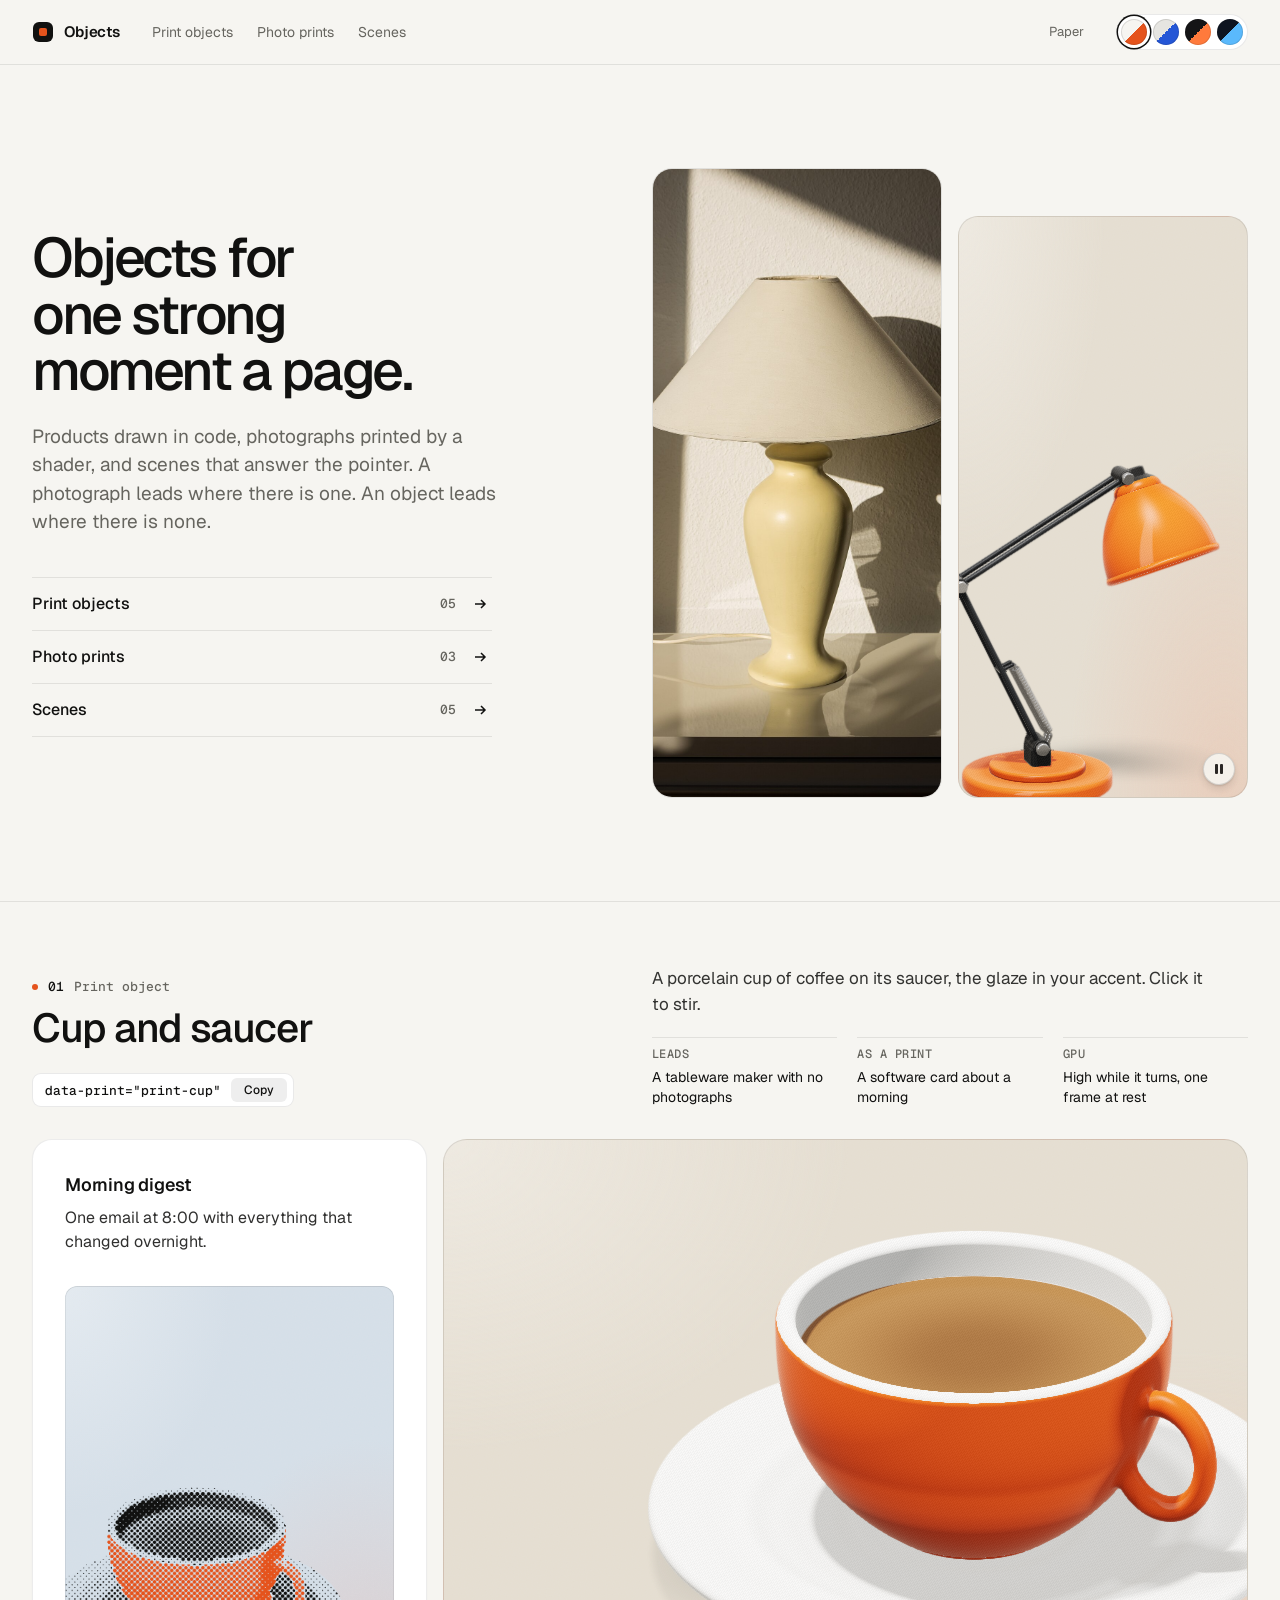
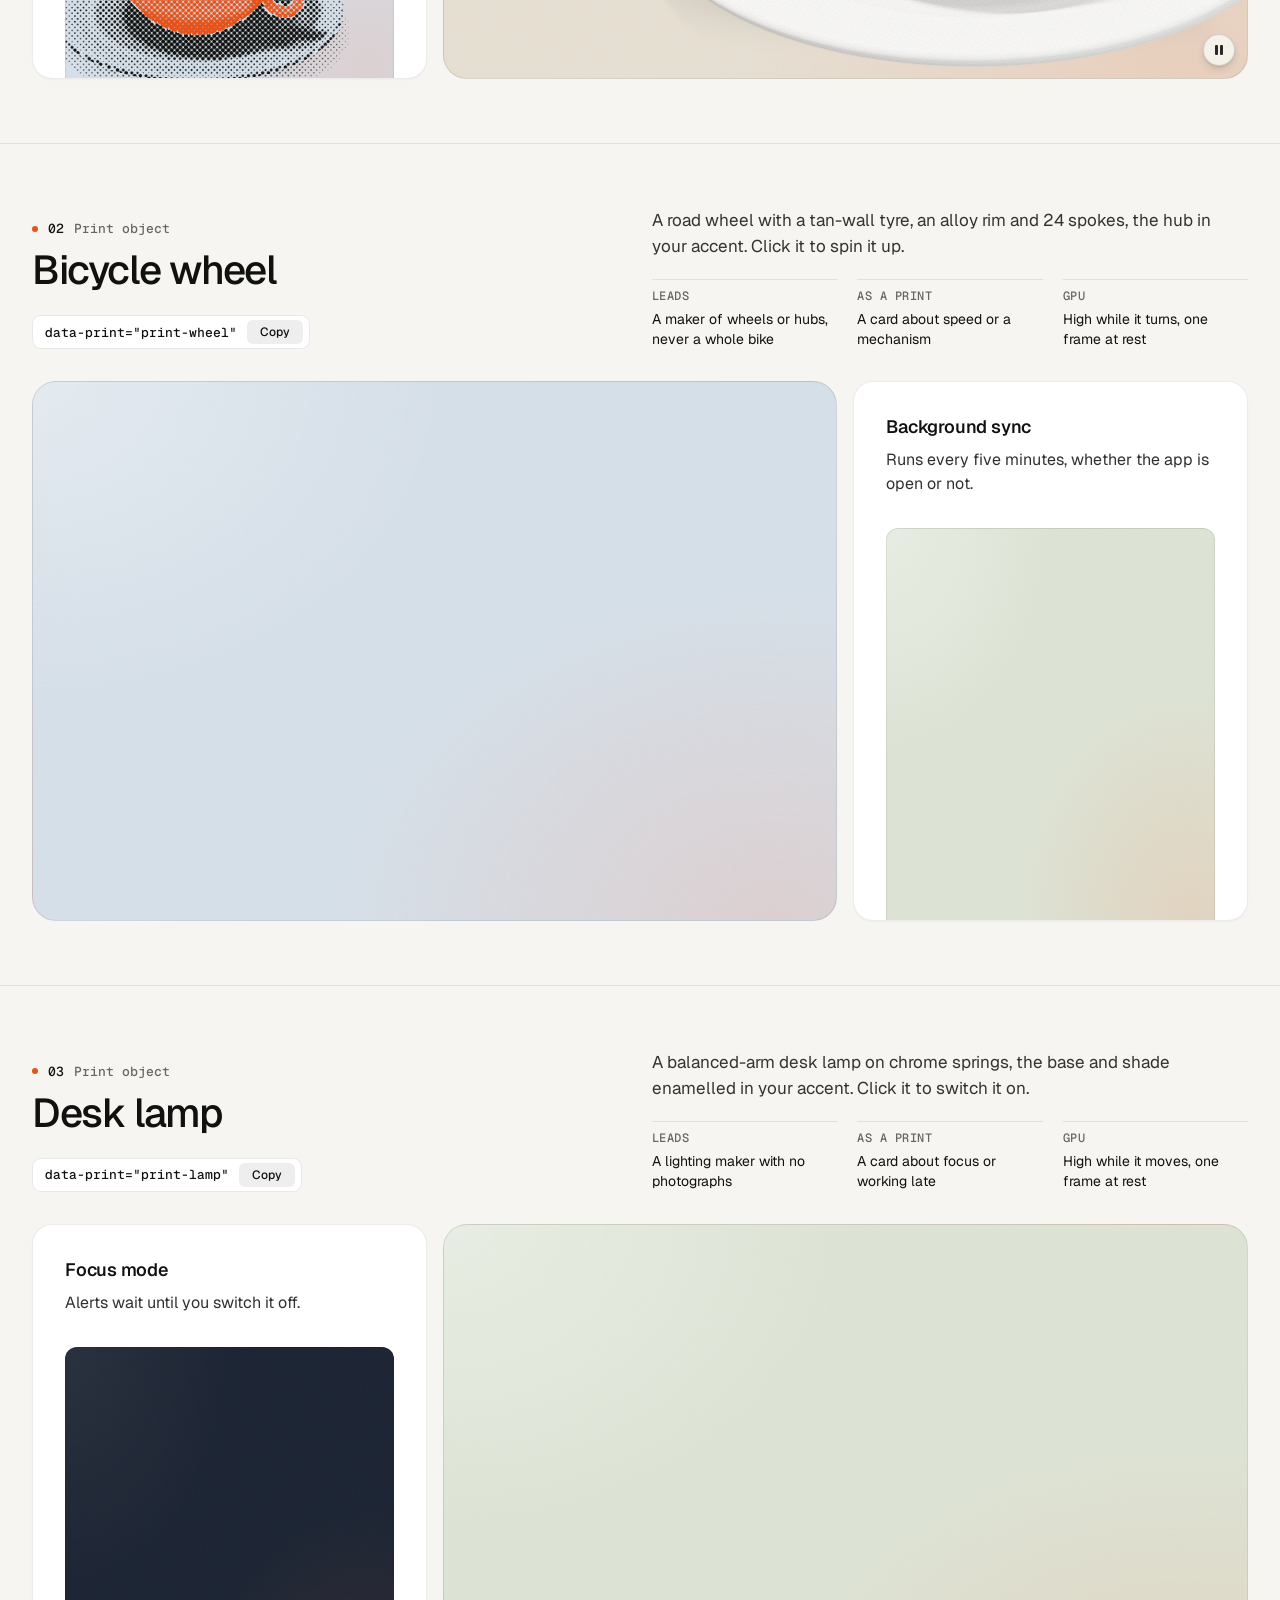
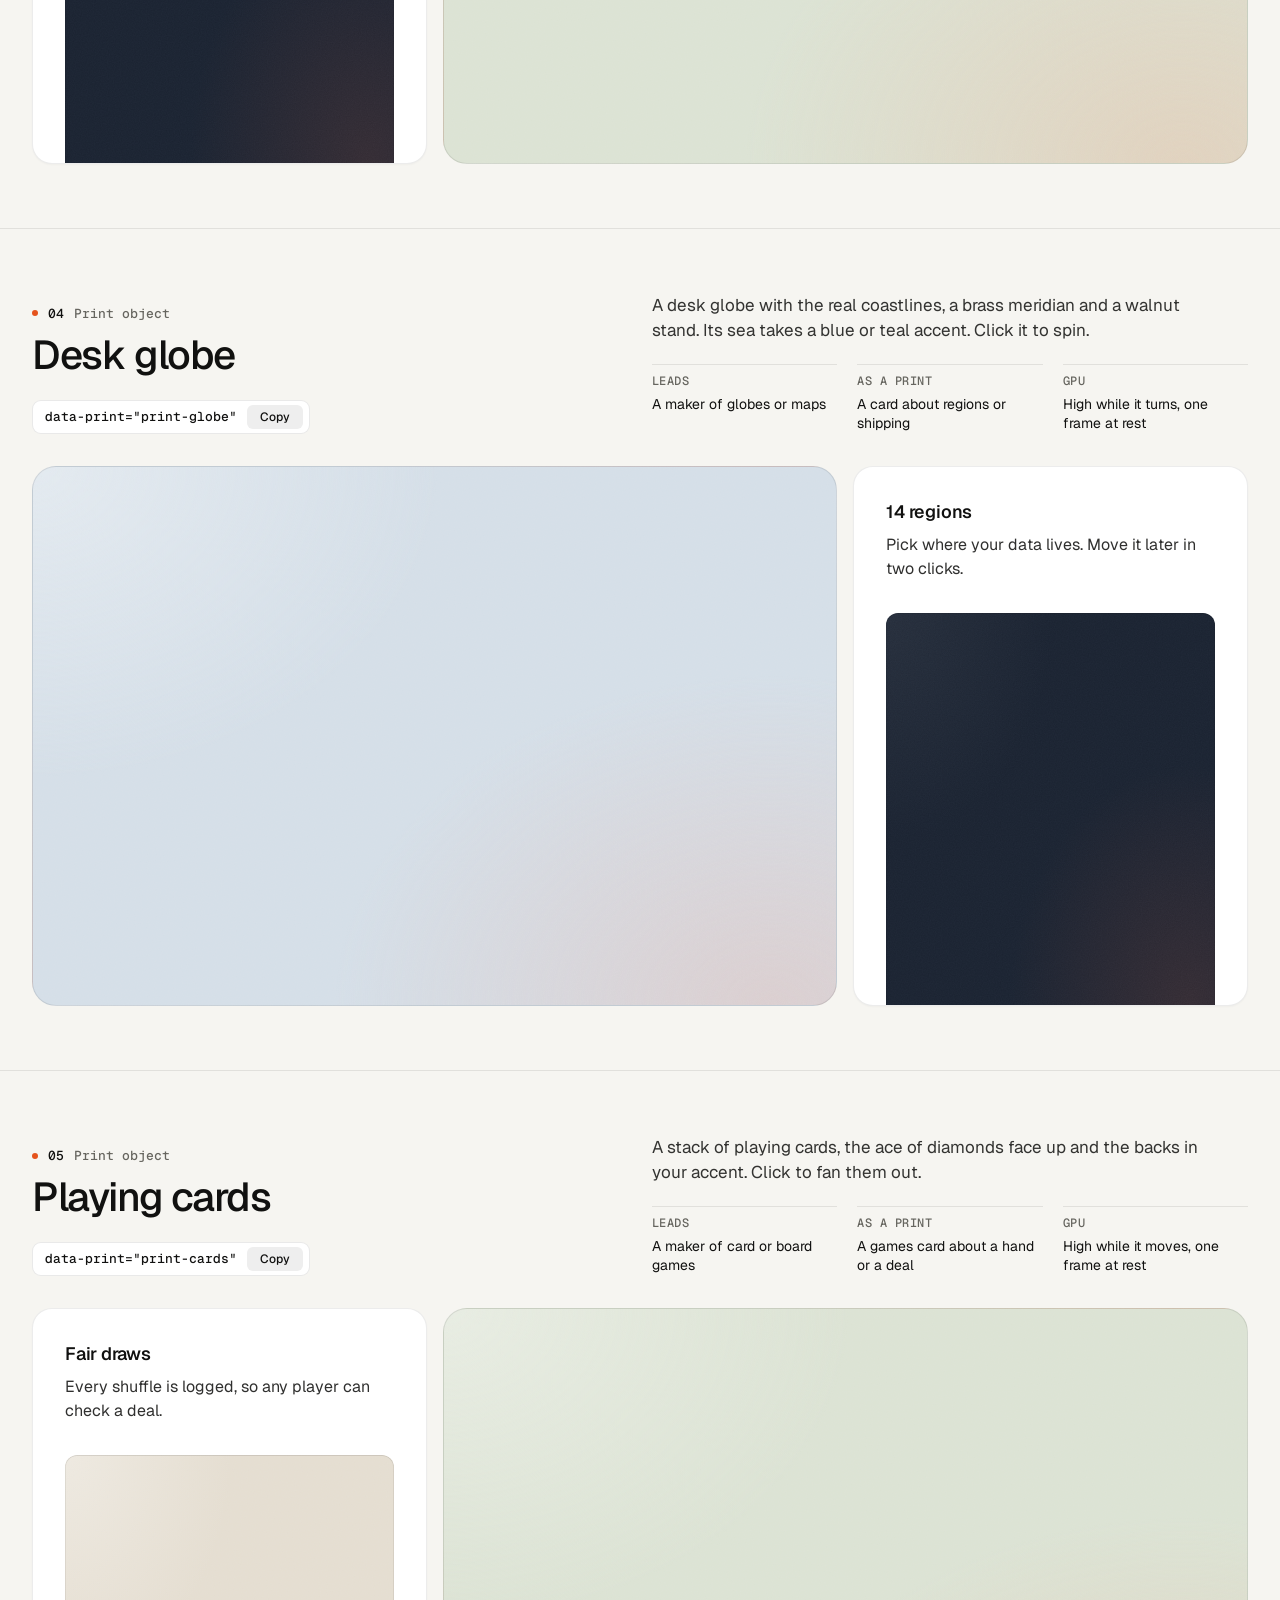
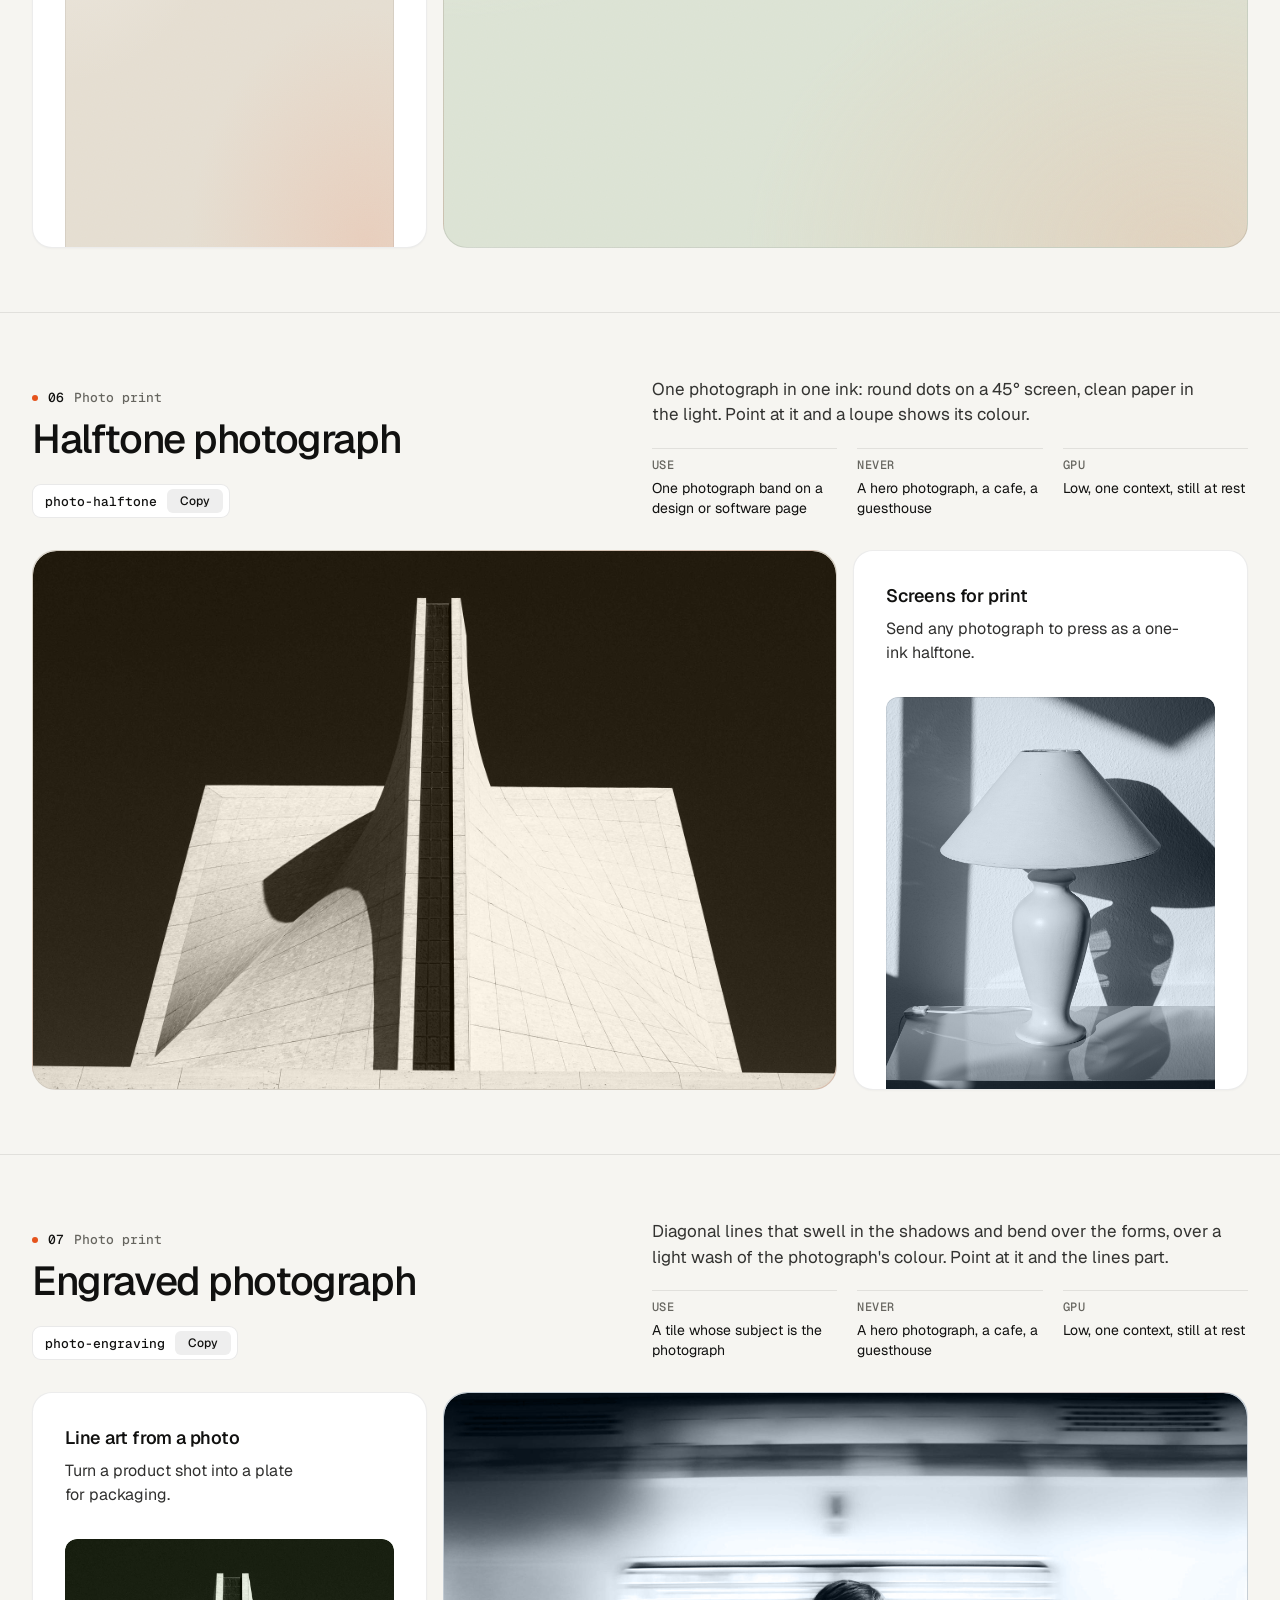
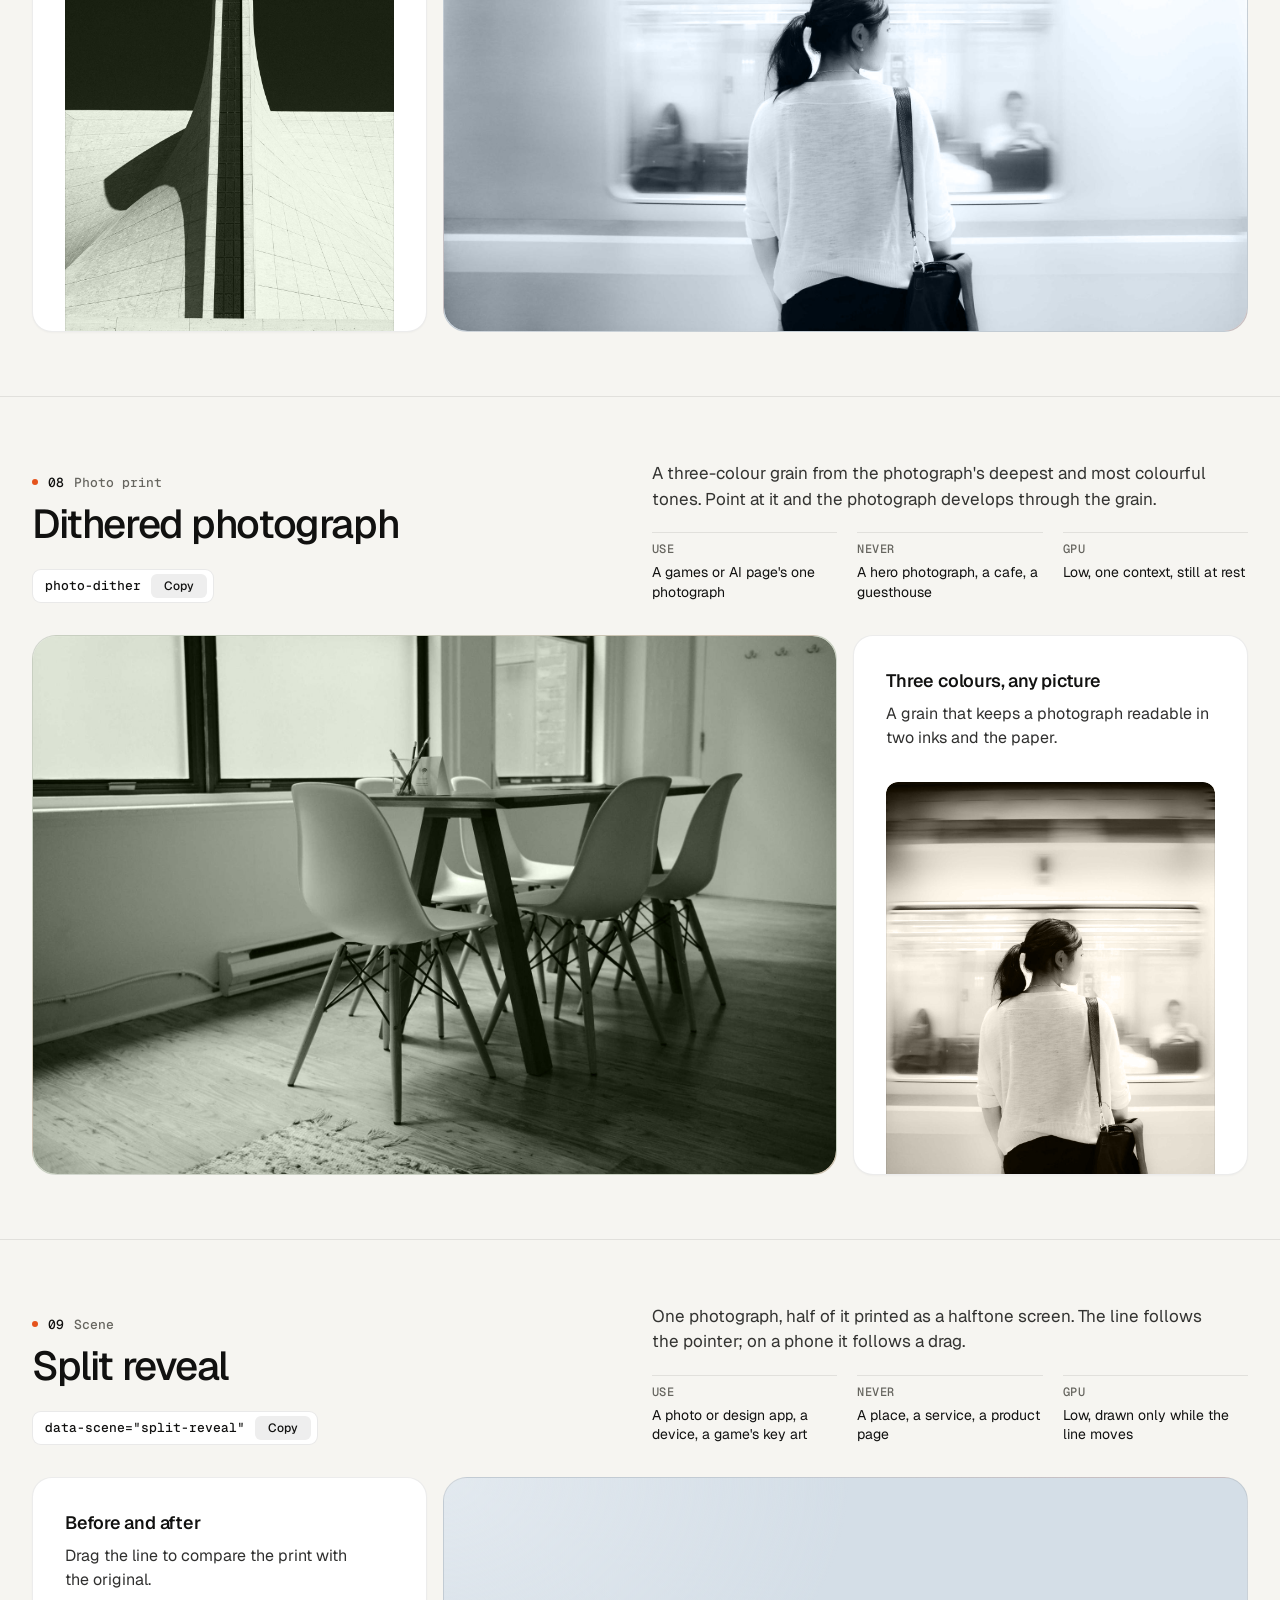
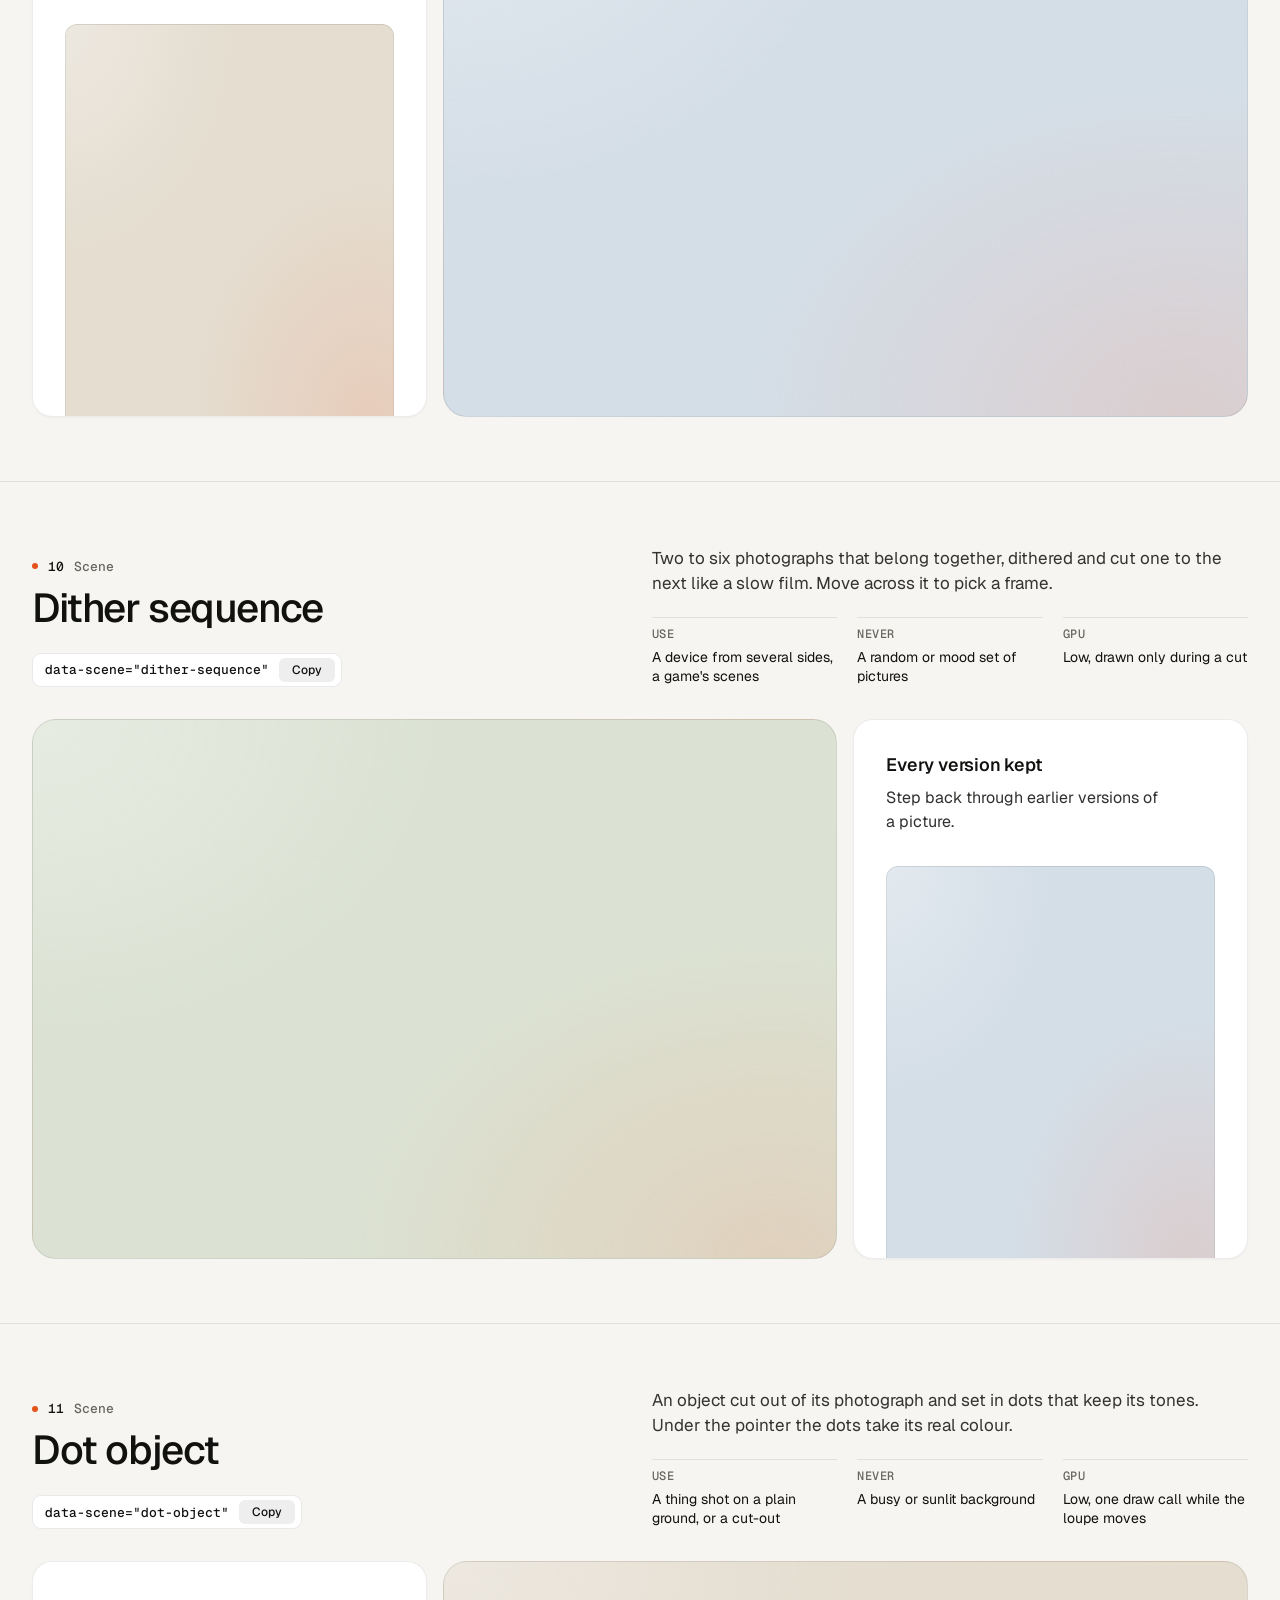
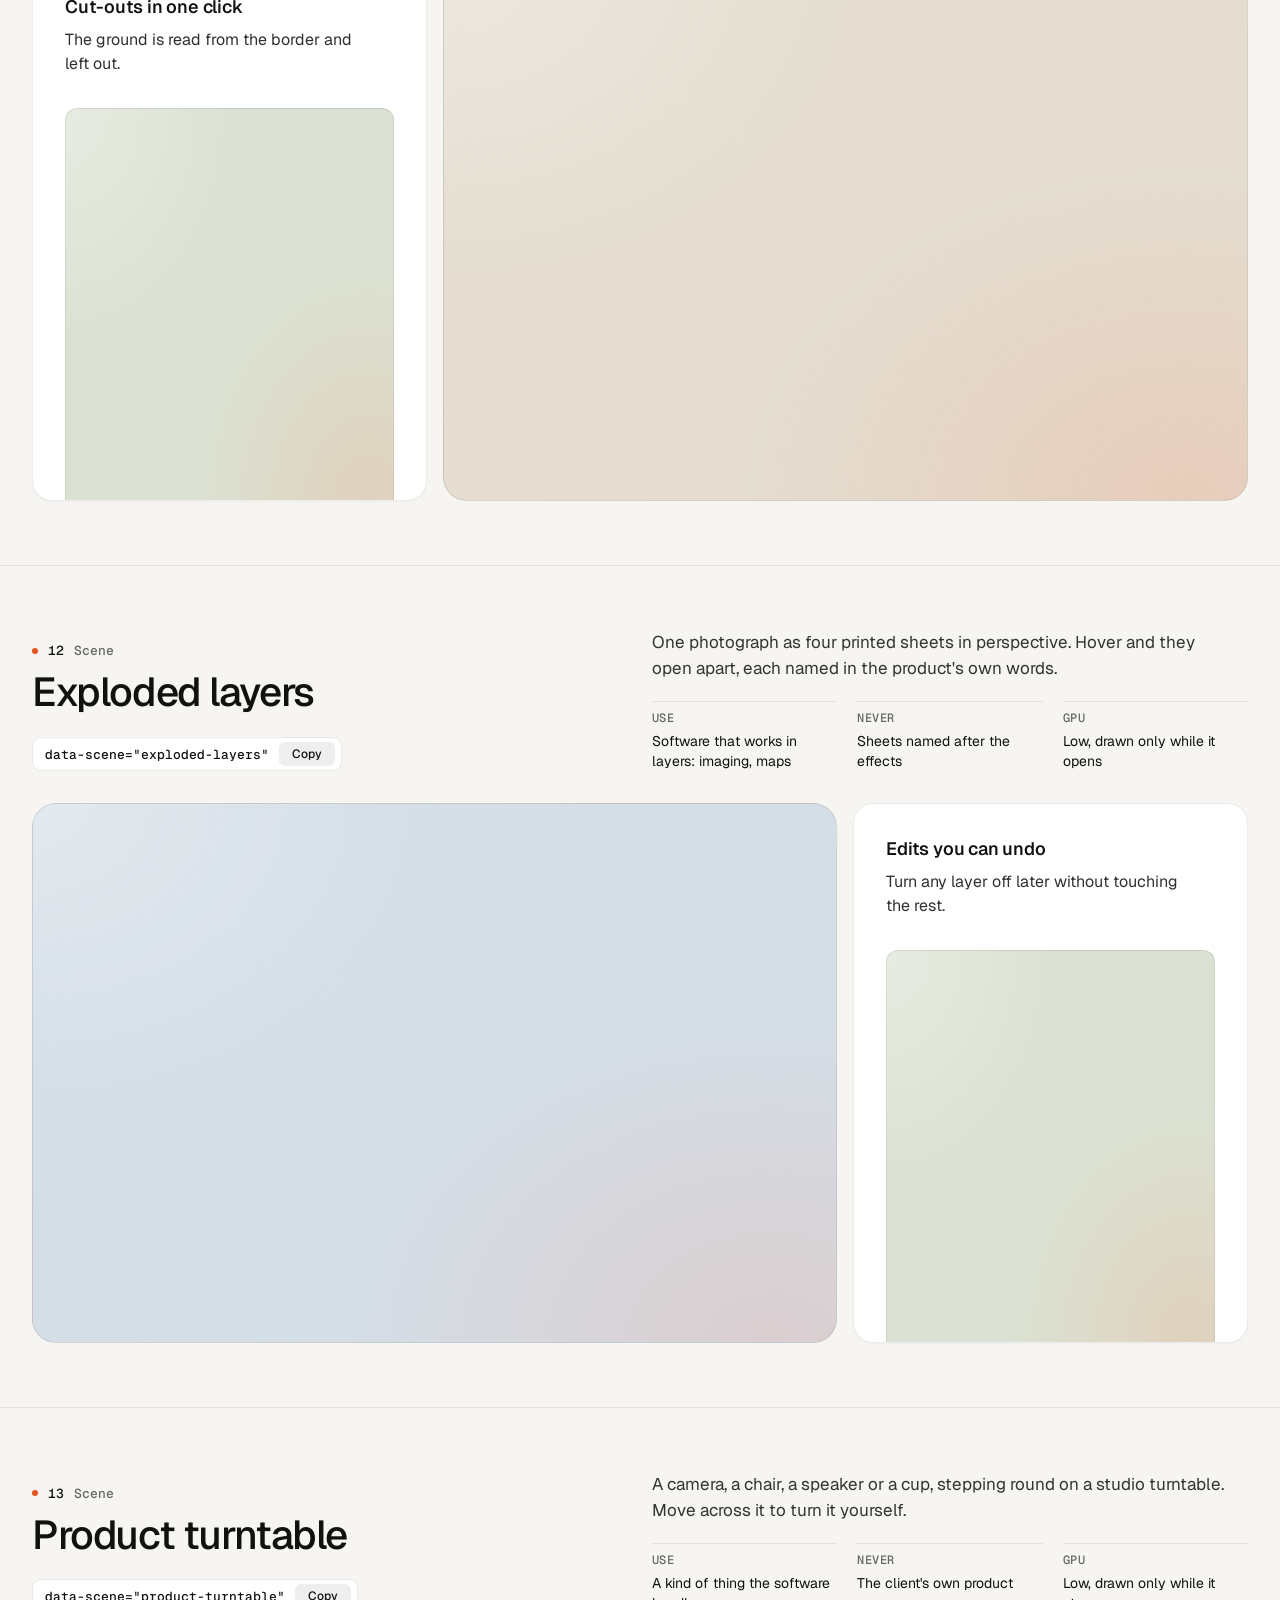
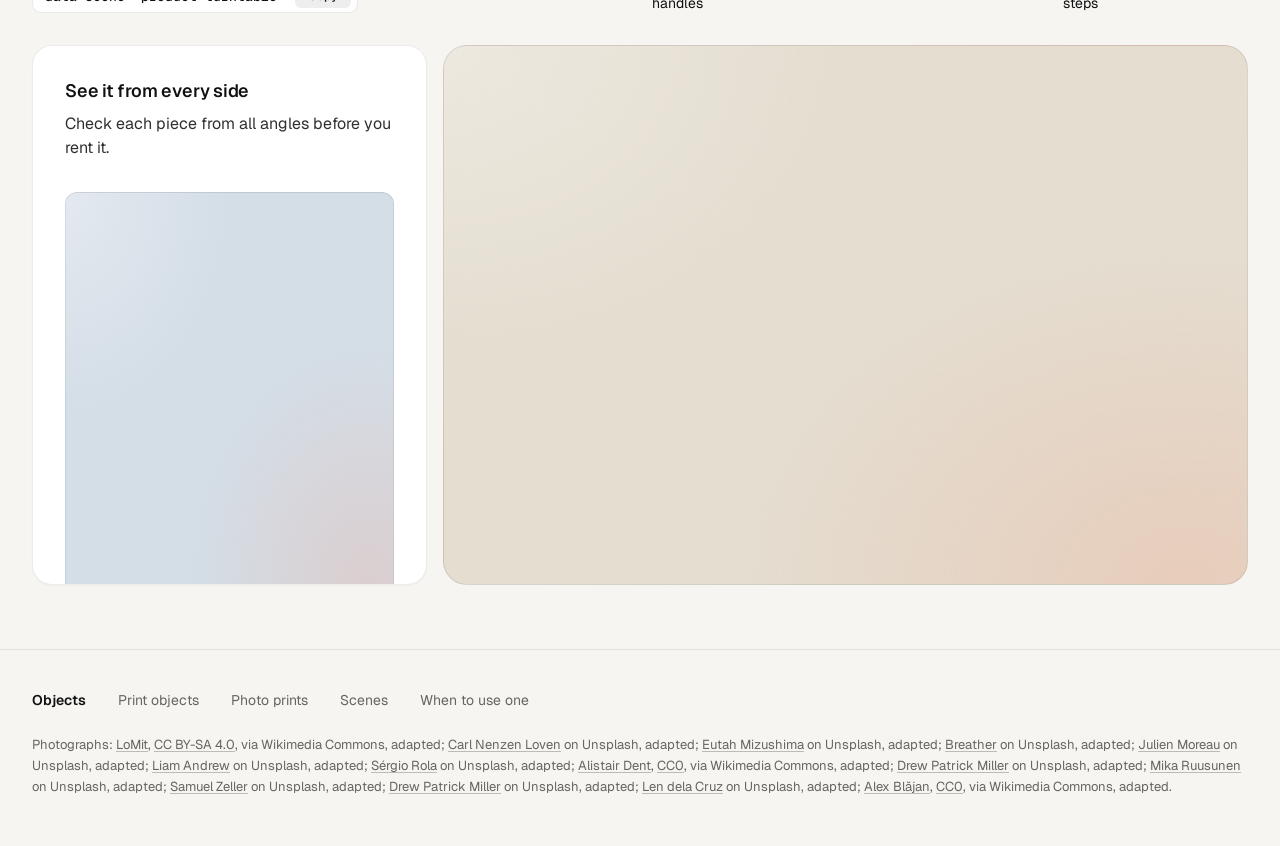
<file: assets/objects/index.html>
<!doctype html>
<html lang="en" data-palette="paper">
<head>
<script>window.__tpGlMax = 16;   /* a gallery shows many live effects at once; a page of a site keeps the default 4 (fx.js) */</script>
<meta charset="utf-8">
<meta name="viewport" content="width=device-width, initial-scale=1">
<title>Objects</title>
<meta name="description" content="Thirteen objects for one strong moment a page: products drawn in code, photographs printed by a shader, scenes that answer the pointer.">
<link rel="icon" href="data:,">
<link rel="preconnect" href="https://fonts.googleapis.com">
<link rel="preconnect" href="https://fonts.gstatic.com" crossorigin>
<link href="https://fonts.googleapis.com/css2?family=Geist:wght@300..700&family=Geist+Mono:wght@400;500&display=swap" rel="stylesheet">
<link rel="stylesheet" href="../ui/base.css">
<link rel="stylesheet" href="../ui/cards.css">
<style>
  /* palettes: page tokens, four grounds (--g1 sand, --g2 sky, --g3 sage, --g4 deep) and the globe's sea */
  :root {
    --font-text: "Geist", system-ui, sans-serif; --font-mono: "Geist Mono", ui-monospace, monospace;
    --ease: cubic-bezier(.2, .7, .2, 1);
    --gutter: 32px; --max: 1312px;
  }
  [data-palette="paper"] { --bg: #f6f5f1; --card: #ffffff; --surface: #ffffff; --ink: #111110; --muted: #66655f; --accent: #e5531c; --accent-ink: #ffffff;
    --g1: #e4ddd0; --g2: #d4dee7; --g3: #dbe2d3; --g4: #1a2230; --sea: #2f6aa8; --line: rgb(17 17 16 / 0.09); }
  [data-palette="stone"] { --bg: #e6e5e1; --card: #f3f2ef; --surface: #f3f2ef; --ink: #1a1b1d; --muted: #5d5e62; --accent: #2456d6; --accent-ink: #ffffff;
    --g1: #d6d5d0; --g2: #c9d4df; --g3: #dad3c6; --g4: #1d2633; --sea: #2456d6; --line: rgb(26 27 29 / 0.1); }
  [data-palette="graphite"] { --bg: #0b0b0c; --card: #141416; --surface: #141416; --ink: #f2f2ef; --muted: #96979c; --accent: #ff7a3c; --accent-ink: #120c08;
    --g1: #1e1d1b; --g2: #17202a; --g3: #1b201b; --g4: #23262c; --sea: #4f9be0; --line: rgb(242 242 239 / 0.09); }
  [data-palette="night"] { --bg: #070b14; --card: #0e1420; --surface: #0e1420; --ink: #e9edf3; --muted: #8b94a4; --accent: #5ab9fc; --accent-ink: #07101a;
    --g1: #121a29; --g2: #0f2231; --g3: #16202b; --g4: #1b2536; --sea: #5ab9fc; --line: rgb(233 237 243 / 0.09); }

  * { box-sizing: border-box; }
  html { scroll-padding-top: 64px; }
  html, body { margin: 0; }
  body { font-family: var(--font-text); background: var(--bg); color: var(--ink); -webkit-font-smoothing: antialiased; font-size: 16px; line-height: 1.5;
    transition: background-color 320ms var(--ease), color 320ms var(--ease); }
  a { color: inherit; }
  .wrap { max-width: var(--max); margin: 0 auto; padding: 0 var(--gutter); }

  /* ------------------------------------------------ the bar */
  .bar { position: sticky; top: 0; z-index: 30; background: color-mix(in oklab, var(--bg) 84%, transparent); backdrop-filter: blur(16px) saturate(1.2); border-bottom: 1px solid var(--line); }
  .bar__in { height: 64px; display: flex; align-items: center; gap: 32px; }
  .brand { display: inline-flex; align-items: center; gap: 10px; font-weight: 600; font-size: 15px; letter-spacing: -0.01em; text-decoration: none; }
  .brand svg { width: 22px; height: 22px; }
  .brand svg .a { fill: var(--accent); transition: transform 420ms var(--ease); transform-origin: 11px 11px; }
  .brand:hover svg .a { transform: rotate(90deg); }
  .nav { display: flex; gap: 24px; font-size: 14px; }
  .nav a { position: relative; text-decoration: none; color: var(--muted); transition: color 180ms ease; padding: 6px 0; }
  .nav a::after { content: ""; position: absolute; left: 0; right: 0; bottom: 0; height: 1px; background: currentColor; transform: scaleX(0); transform-origin: left; transition: transform 260ms var(--ease); }
  .nav a:hover { color: var(--ink); }
  .nav a:hover::after { transform: scaleX(1); }
  .sp { flex: 1; }
  .swatches { display: flex; align-items: center; gap: 6px; padding: 4px; border-radius: 999px; border: 1px solid var(--line); background: var(--card); }
  .sw { position: relative; width: 26px; height: 26px; border-radius: 50%; border: 0; padding: 0; cursor: pointer; background: linear-gradient(135deg, var(--s-bg) 0 50%, var(--s-ac) 50% 100%);
    box-shadow: inset 0 0 0 1px rgb(0 0 0 / 0.12); transition: transform 200ms var(--ease); }
  .sw::after { content: ""; position: absolute; inset: -3px; border-radius: 50%; box-shadow: 0 0 0 1.5px var(--ink); opacity: 0; transform: scale(0.8); transition: opacity 200ms ease, transform 260ms var(--ease); }
  .sw:hover { transform: scale(1.08); }
  .sw:active { transform: scale(0.94); }
  .sw[aria-pressed="true"]::after { opacity: 1; transform: scale(1); }
  .sw:focus-visible { outline: 2px solid var(--ink); outline-offset: 3px; }
  .sw-label { font-size: 13px; color: var(--muted); min-width: 60px; text-align: right; }

  /* ------------------------------------------------ grounds: a soft lit mesh of the ground's own tone, a fine grain */
  .gr, .card > .panel.gr { --calm-k: 0%; background-color: var(--pg);
    background-image:
      radial-gradient(80% 90% at 92% 100%, color-mix(in oklab, var(--accent) 13%, var(--pg)), transparent 68%),
      radial-gradient(70% 80% at 0% 0%, color-mix(in oklab, var(--lift, #ffffff) var(--lift-k, 34%), var(--pg)), transparent 72%); }
  .gr.dk, [data-palette="graphite"] .gr, [data-palette="night"] .gr { --lift: #ffffff; --lift-k: 6%; }
  .grain { position: absolute; inset: 0; z-index: 0; pointer-events: none; opacity: .32; mix-blend-mode: soft-light; border-radius: inherit;
    background-image: url("data:image/svg+xml;utf8,<svg xmlns='http://www.w3.org/2000/svg' width='160' height='160'><filter id='n'><feTurbulence type='fractalNoise' baseFrequency='.85' numOctaves='2' stitchTiles='stitch'/><feColorMatrix values='0 0 0 0 .5  0 0 0 0 .5  0 0 0 0 .5  0 0 0 .9 0'/></filter><rect width='100%' height='100%' filter='url(%23n)'/></svg>"); }
  .slot { position: absolute; inset: 0; z-index: 1; border-radius: inherit; }
  .slot > .host { position: absolute; inset: 0; border-radius: inherit; overflow: hidden; }

  /* ------------------------------------------------ hero */
  .hero { min-height: calc(100svh - 64px); display: grid; align-items: center; padding: 56px 0; }
  .hero__grid { display: grid; grid-template-columns: repeat(12, minmax(0, 1fr)); gap: 24px; align-items: center; }
  .hero__copy { grid-column: 1 / span 5; }
  .hero h1 { margin: 0; font-size: clamp(44px, 3.4vw + 12px, 72px); line-height: 1.02; letter-spacing: -0.045em; font-weight: 520; text-wrap: balance; }
  .hero__lede { margin: 24px 0 0; font-size: 19px; line-height: 1.5; color: var(--muted); max-width: 40ch; text-wrap: pretty; }
  .index { margin: 40px 0 0; padding: 0; list-style: none; border-top: 1px solid var(--line); max-width: 460px; }
  .index a { display: grid; grid-template-columns: 1fr auto 20px; align-items: center; gap: 16px; padding: 14px 0; border-bottom: 1px solid var(--line); text-decoration: none; font-size: 16px; font-weight: 500; }
  .index a span { font: 500 13px/1 var(--font-mono); color: var(--muted); }
  .index a svg { width: 16px; height: 16px; transition: transform 260ms var(--ease); }
  .index a:hover svg { transform: translateX(4px); }
  .hero__pics { grid-column: 7 / span 6; display: grid; grid-template-columns: 1fr 1fr; gap: 16px; height: min(70svh, 660px); min-height: 440px; }
  .pic { position: relative; overflow: clip; border-radius: 20px; border: 1px solid var(--line); isolation: isolate; }
  .pic img { position: absolute; inset: 0; width: 100%; height: 100%; object-fit: cover; object-position: 50% 42%; display: block; }
  .pic--down { margin-top: 48px; }

  /* ------------------------------------------------ an object, one screen */
  .obj { min-height: calc(100svh - 64px); display: grid; align-content: center; padding: 64px 0; border-top: 1px solid var(--line); }
  .obj__head { display: grid; grid-template-columns: repeat(12, minmax(0, 1fr)); gap: 24px; align-items: end; margin-bottom: 32px; }
  .obj__title { grid-column: 1 / span 5; }
  .obj__n { margin: 0 0 14px; font: 500 13px/1 var(--font-mono); color: var(--muted); display: flex; gap: 10px; align-items: center; }
  .obj__n b { color: var(--ink); font-weight: 500; }
  .obj__n i { width: 6px; height: 6px; border-radius: 50%; background: var(--accent); display: inline-block; }
  .obj h2 { margin: 0; font-size: clamp(34px, 1.9vw + 16px, 52px); line-height: 1.04; letter-spacing: -0.035em; font-weight: 520; text-wrap: balance; }
  .obj__about { grid-column: 7 / span 6; }
  .obj__line { margin: 0; font-size: 17px; line-height: 1.5; color: color-mix(in oklab, var(--ink) 82%, var(--bg)); max-width: 52ch; text-wrap: pretty; }
  .facts { display: grid; grid-template-columns: repeat(3, minmax(0, 1fr)); gap: 20px; margin: 20px 0 0; }
  .facts div { border-top: 1px solid var(--line); padding-top: 10px; }
  .facts dt { font: 500 12px/1 var(--font-mono); color: var(--muted); text-transform: uppercase; letter-spacing: .04em; }
  .facts dd { margin: 8px 0 0; font-size: 14px; line-height: 1.4; }
  .copy { margin-top: 24px; display: inline-flex; align-items: center; gap: 10px; height: 34px; padding: 0 6px 0 12px; border-radius: 9px; border: 1px solid var(--line);
    background: var(--card); color: var(--ink); font: 500 13px/1 var(--font-mono); cursor: pointer; transition: border-color 180ms ease, transform 160ms var(--ease); }
  .copy:hover { border-color: color-mix(in oklab, var(--ink) 24%, transparent); }
  .copy:active { transform: scale(0.97); }
  .copy:focus-visible { outline: 2px solid var(--ink); outline-offset: 2px; }
  .copy em { font-style: normal; display: inline-grid; place-items: center; height: 24px; padding: 0 8px; border-radius: 6px; background: color-mix(in oklab, var(--ink) 7%, transparent); font-family: var(--font-text); font-size: 12px; overflow: hidden; }
  .copy em span { grid-area: 1 / 1; transition: transform 260ms var(--ease), opacity 200ms ease; }
  .copy em span + span { transform: translateY(110%); opacity: 0; }
  .copy.done em span:first-child { transform: translateY(-110%); opacity: 0; }
  .copy.done em span + span { transform: none; opacity: 1; }

  .duo { display: grid; grid-template-columns: repeat(12, minmax(0, 1fr)); gap: 16px; height: clamp(400px, calc(100svh - 360px), 600px); }
  .big { grid-column: 1 / span 8; position: relative; overflow: clip; isolation: isolate; border-radius: 24px; border: 1px solid var(--line); }
  .duo .card { grid-column: 9 / span 4; }
  .obj:nth-of-type(even) .big { grid-column: 5 / span 8; grid-row: 1; }
  .obj:nth-of-type(even) .duo .card { grid-column: 1 / span 4; grid-row: 1; }
  .duo .card > .panel { flex: 1 1 auto; min-height: 0; }

  /* ------------------------------------------------ footer */
  .foot { border-top: 1px solid var(--line); padding: 40px 0 48px; font-size: 14px; color: var(--muted); }
  .foot__row { display: flex; flex-wrap: wrap; gap: 12px 32px; align-items: baseline; }
  .foot__row b { color: var(--ink); font-weight: 600; }
  .foot__row a { text-decoration: none; }
  .foot__row a:hover { color: var(--ink); }
  .credits { margin: 24px 0 0; font-size: 13px; line-height: 1.6; color: var(--muted); }
  .credits a { text-decoration: underline; text-decoration-color: color-mix(in oklab, currentColor 40%, transparent); text-underline-offset: 2px; }

  @media (max-width: 1023px) {
    .hero__copy, .hero__pics { grid-column: 1 / -1; }
    .hero__pics { height: auto; min-height: 0; }
    .pic { aspect-ratio: 3 / 4; }
    .obj__title, .obj__about { grid-column: 1 / -1; }
    .duo { height: auto; grid-template-columns: minmax(0, 1fr); }
    .big, .duo .card, .obj:nth-of-type(even) .big, .obj:nth-of-type(even) .duo .card { grid-column: 1 / -1; grid-row: auto; }
    .big { aspect-ratio: 4 / 3; }
    .duo .card > .panel { flex: none; height: 320px; }
  }
  @media (max-width: 760px) {
    :root { --gutter: 16px; }
    .nav, .sw-label { display: none; }
    .hero { padding: 32px 0 40px; }
    .hero__lede { font-size: 17px; }
    .hero__pics { gap: 10px; }
    .pic { border-radius: 16px; }
    .pic--down { margin-top: 28px; }
    .obj { padding: 72px 0; min-height: 0; }
    .obj .wrap { display: flex; flex-direction: column; }
    .obj__head, .obj__about { display: contents; }
    .obj__title { order: 1; margin-bottom: 16px; }
    .obj__line { order: 2; margin-bottom: 28px; }
    .duo { order: 3; }
    .facts { order: 4; margin-top: 28px; }
    .copy, .index { display: none; }
    .facts { grid-template-columns: minmax(0, 1fr); gap: 0; }
    .facts div { display: grid; grid-template-columns: 96px 1fr; gap: 12px; padding: 10px 0; }
    .facts dd { margin: 0; }
    .big { aspect-ratio: 4 / 5; border-radius: 18px; }
    .duo .card > .panel { height: 300px; }
  }
  @media (prefers-reduced-motion: reduce) { *, *::before, *::after { transition-duration: 0ms !important; } }
</style>
</head>
<body>
<header class="bar">
  <div class="wrap bar__in">
    <a class="brand" href="#top" aria-label="Objects, back to the top">
      <svg viewBox="0 0 22 22" aria-hidden="true"><rect x="1" y="1" width="20" height="20" rx="6" fill="currentColor"/><rect class="a" x="7" y="7" width="8" height="8" rx="2"/></svg>
      Objects
    </a>
    <nav class="nav" aria-label="Families">
      <a href="#print-cup">Print objects</a>
      <a href="#photo-halftone">Photo prints</a>
      <a href="#split-reveal">Scenes</a>
    </nav>
    <span class="sp"></span>
    <span class="sw-label" id="sw-label">Paper</span>
    <div class="swatches" role="group" aria-label="Palette">
      <button type="button" class="sw" data-pal="paper" aria-label="Paper" aria-pressed="true" style="--s-bg:#f6f5f1;--s-ac:#e5531c"></button>
      <button type="button" class="sw" data-pal="stone" aria-label="Stone" aria-pressed="false" style="--s-bg:#e6e5e1;--s-ac:#2456d6"></button>
      <button type="button" class="sw" data-pal="graphite" aria-label="Graphite" aria-pressed="false" style="--s-bg:#141416;--s-ac:#ff7a3c"></button>
      <button type="button" class="sw" data-pal="night" aria-label="Night" aria-pressed="false" style="--s-bg:#0e1420;--s-ac:#5ab9fc"></button>
    </div>
  </div>
</header>

<main id="top">
  <section class="hero">
    <div class="wrap hero__grid">
      <div class="hero__copy">
        <h1>Objects for one strong moment a page.</h1>
        <p class="hero__lede">Products drawn in code, photographs printed by a shader, and scenes that answer the pointer. A photograph leads where there is one. An object leads where there is none.</p>
        <ul class="index">
          <li><a href="#print-cup">Print objects <span>05</span><svg viewBox="0 0 16 16" fill="none" stroke="currentColor" stroke-width="1.5" aria-hidden="true"><path d="M3 8h10M9 4l4 4-4 4"/></svg></a></li>
          <li><a href="#photo-halftone">Photo prints <span>03</span><svg viewBox="0 0 16 16" fill="none" stroke="currentColor" stroke-width="1.5" aria-hidden="true"><path d="M3 8h10M9 4l4 4-4 4"/></svg></a></li>
          <li><a href="#split-reveal">Scenes <span>05</span><svg viewBox="0 0 16 16" fill="none" stroke="currentColor" stroke-width="1.5" aria-hidden="true"><path d="M3 8h10M9 4l4 4-4 4"/></svg></a></li>
        </ul>
      </div>
      <div class="hero__pics">
        <div class="pic"><img src="photo-kit/photos/lamp.jpg" width="1280" height="1757" alt="Cream ceramic table lamp on a glossy side table in low sun" decoding="async"></div>
        <article class="pic pic--down gr" style="--pg: var(--g1)" aria-label="A balanced-arm desk lamp">
          <div class="grain"></div>
          <div class="slot" data-slot='{"kind":"print","id":"print-lamp","place":"card","ground":"g1","params":{"size":1.06,"x":-0.08,"y":-0.2}}'></div>
        </article>
      </div>
    </div>
  </section>

  <!-- ===================================================== print objects -->
  <section class="obj" id="print-cup">
    <div class="wrap">
      <div class="obj__head">
        <div class="obj__title"><p class="obj__n"><i></i><b>01</b> Print object</p><h2>Cup and saucer</h2>
          <button type="button" class="copy" data-copy='<div data-print="print-cup" data-print-place="card"></div>'>data-print="print-cup"<em><span>Copy</span><span>Copied</span></em></button></div>
        <div class="obj__about">
          <p class="obj__line">A porcelain cup of coffee on its saucer, the glaze in your accent. Click it to stir.</p>
          <dl class="facts"><div><dt>Leads</dt><dd>A tableware maker with no photographs</dd></div><div><dt>As a print</dt><dd>A software card about a morning</dd></div><div><dt>GPU</dt><dd>High while it turns, one frame at rest</dd></div></dl>
        </div>
      </div>
      <div class="duo">
        <article class="big gr" style="--pg: var(--g1)"><div class="grain"></div>
          <div class="slot" data-slot='{"kind":"print","id":"print-cup","place":"hero","ground":"g1","params":{"size":0.96,"x":0.16,"y":-0.04}}'></div></article>
        <article class="card"><h3>Morning digest</h3><p>One email at 8:00 with everything that changed overnight.</p>
          <div class="panel gr" style="--pg: var(--g2)"><div class="grain"></div>
            <div class="slot" data-slot='{"kind":"print","id":"print-cup","place":"card","ground":"g2","params":{"effect":"halftone","turn":0}}'></div></div></article>
      </div>
    </div>
  </section>

  <section class="obj" id="print-wheel">
    <div class="wrap">
      <div class="obj__head">
        <div class="obj__title"><p class="obj__n"><i></i><b>02</b> Print object</p><h2>Bicycle wheel</h2>
          <button type="button" class="copy" data-copy='<div data-print="print-wheel" data-print-place="card"></div>'>data-print="print-wheel"<em><span>Copy</span><span>Copied</span></em></button></div>
        <div class="obj__about">
          <p class="obj__line">A road wheel with a tan-wall tyre, an alloy rim and 24 spokes, the hub in your accent. Click it to spin it up.</p>
          <dl class="facts"><div><dt>Leads</dt><dd>A maker of wheels or hubs, never a whole bike</dd></div><div><dt>As a print</dt><dd>A card about speed or a mechanism</dd></div><div><dt>GPU</dt><dd>High while it turns, one frame at rest</dd></div></dl>
        </div>
      </div>
      <div class="duo">
        <article class="big gr" style="--pg: var(--g2)"><div class="grain"></div>
          <div class="slot" data-slot='{"kind":"print","id":"print-wheel","place":"card","ground":"g2","params":{"size":1.34,"x":-0.08,"y":-0.3}}'></div></article>
        <article class="card"><h3>Background sync</h3><p>Runs every five minutes, whether the app is open or not.</p>
          <div class="panel gr" style="--pg: var(--g3)"><div class="grain"></div>
            <div class="slot" data-slot='{"kind":"print","id":"print-wheel","place":"card","ground":"g3","params":{"effect":"halftone","turn":0}}'></div></div></article>
      </div>
    </div>
  </section>

  <section class="obj" id="print-lamp">
    <div class="wrap">
      <div class="obj__head">
        <div class="obj__title"><p class="obj__n"><i></i><b>03</b> Print object</p><h2>Desk lamp</h2>
          <button type="button" class="copy" data-copy='<div data-print="print-lamp" data-print-place="card"></div>'>data-print="print-lamp"<em><span>Copy</span><span>Copied</span></em></button></div>
        <div class="obj__about">
          <p class="obj__line">A balanced-arm desk lamp on chrome springs, the base and shade enamelled in your accent. Click it to switch it on.</p>
          <dl class="facts"><div><dt>Leads</dt><dd>A lighting maker with no photographs</dd></div><div><dt>As a print</dt><dd>A card about focus or working late</dd></div><div><dt>GPU</dt><dd>High while it moves, one frame at rest</dd></div></dl>
        </div>
      </div>
      <div class="duo">
        <article class="big gr" style="--pg: var(--g3)"><div class="grain"></div>
          <div class="slot" data-slot='{"kind":"print","id":"print-lamp","place":"hero","ground":"g3","params":{"size":0.98,"x":0.14,"y":-0.06,"angle":-24}}'></div></article>
        <article class="card"><h3>Focus mode</h3><p>Alerts wait until you switch it off.</p>
          <div class="panel gr dk" style="--pg: var(--g4)"><div class="grain"></div>
            <div class="slot" data-slot='{"kind":"print","id":"print-lamp","place":"card","ground":"g4","params":{"effect":"dither","step":1,"turn":0}}' aria-label="A desk lamp, switched on"></div></div></article>
      </div>
    </div>
  </section>

  <section class="obj" id="print-globe">
    <div class="wrap">
      <div class="obj__head">
        <div class="obj__title"><p class="obj__n"><i></i><b>04</b> Print object</p><h2>Desk globe</h2>
          <button type="button" class="copy" data-copy='<div data-print="print-globe" data-print-place="card" data-print-params=&apos;{"effect":"engrave"}&apos;></div>'>data-print="print-globe"<em><span>Copy</span><span>Copied</span></em></button></div>
        <div class="obj__about">
          <p class="obj__line">A desk globe with the real coastlines, a brass meridian and a walnut stand. Its sea takes a blue or teal accent. Click it to spin.</p>
          <dl class="facts"><div><dt>Leads</dt><dd>A maker of globes or maps</dd></div><div><dt>As a print</dt><dd>A card about regions or shipping</dd></div><div><dt>GPU</dt><dd>High while it turns, one frame at rest</dd></div></dl>
        </div>
      </div>
      <div class="duo">
        <article class="big gr" style="--pg: var(--g2)"><div class="grain"></div>
          <div class="slot" data-slot='{"kind":"print","id":"print-globe","place":"card","ground":"g2","sea":true,"params":{"size":1.3,"x":-0.1,"y":-0.3}}'></div></article>
        <article class="card"><h3>14 regions</h3><p>Pick where your data lives. Move it later in two clicks.</p>
          <div class="panel gr dk" style="--pg: var(--g4)"><div class="grain"></div>
            <div class="slot" data-slot='{"kind":"print","id":"print-globe","place":"card","ground":"g4","sea":true,"params":{"effect":"engrave","turn":0}}'></div></div></article>
      </div>
    </div>
  </section>

  <section class="obj" id="print-cards">
    <div class="wrap">
      <div class="obj__head">
        <div class="obj__title"><p class="obj__n"><i></i><b>05</b> Print object</p><h2>Playing cards</h2>
          <button type="button" class="copy" data-copy='<div data-print="print-cards" data-print-place="card"></div>'>data-print="print-cards"<em><span>Copy</span><span>Copied</span></em></button></div>
        <div class="obj__about">
          <p class="obj__line">A stack of playing cards, the ace of diamonds face up and the backs in your accent. Click to fan them out.</p>
          <dl class="facts"><div><dt>Leads</dt><dd>A maker of card or board games</dd></div><div><dt>As a print</dt><dd>A games card about a hand or a deal</dd></div><div><dt>GPU</dt><dd>High while it moves, one frame at rest</dd></div></dl>
        </div>
      </div>
      <div class="duo">
        <article class="big gr" style="--pg: var(--g3)"><div class="grain"></div>
          <div class="slot" data-slot='{"kind":"print","id":"print-cards","place":"hero","ground":"g3","params":{"size":0.98,"x":0.16,"y":-0.04}}'></div></article>
        <article class="card"><h3>Fair draws</h3><p>Every shuffle is logged, so any player can check a deal.</p>
          <div class="panel gr" style="--pg: var(--g1)"><div class="grain"></div>
            <div class="slot" data-slot='{"kind":"print","id":"print-cards","place":"card","ground":"g1","params":{"effect":"halftone","turn":0}}'></div></div></article>
      </div>
    </div>
  </section>

  <!-- ===================================================== photo prints -->
  <section class="obj" id="photo-halftone">
    <div class="wrap">
      <div class="obj__head">
        <div class="obj__title"><p class="obj__n"><i></i><b>06</b> Photo print</p><h2>Halftone photograph</h2>
          <button type="button" class="copy" data-copy="import print from './assets/objects/photo-halftone/object.js'; print.mount(frame, { palette: fx.readPalette(frame) });">photo-halftone<em><span>Copy</span><span>Copied</span></em></button></div>
        <div class="obj__about">
          <p class="obj__line">One photograph in one ink: round dots on a 45° screen, clean paper in the light. Point at it and a loupe shows its colour.</p>
          <dl class="facts"><div><dt>Use</dt><dd>One photograph band on a design or software page</dd></div><div><dt>Never</dt><dd>A hero photograph, a cafe, a guesthouse</dd></div><div><dt>GPU</dt><dd>Low, one context, still at rest</dd></div></dl>
        </div>
      </div>
      <div class="duo">
        <article class="big gr" style="--pg: var(--g1)">
          <div class="slot" data-slot='{"kind":"photo","id":"photo-halftone","ground":"g1","photo":"concrete"}'></div></article>
        <article class="card"><h3>Screens for print</h3><p>Send any photograph to press as a one-ink halftone.</p>
          <div class="panel gr" style="--pg: var(--g2)">
            <div class="slot" data-slot='{"kind":"photo","id":"photo-halftone","ground":"g2","photo":"lamp","params":{"tint":1}}'></div></div></article>
      </div>
    </div>
  </section>

  <section class="obj" id="photo-engraving">
    <div class="wrap">
      <div class="obj__head">
        <div class="obj__title"><p class="obj__n"><i></i><b>07</b> Photo print</p><h2>Engraved photograph</h2>
          <button type="button" class="copy" data-copy="import print from './assets/objects/photo-engraving/object.js'; print.mount(frame, { palette: fx.readPalette(frame) });">photo-engraving<em><span>Copy</span><span>Copied</span></em></button></div>
        <div class="obj__about">
          <p class="obj__line">Diagonal lines that swell in the shadows and bend over the forms, over a light wash of the photograph's colour. Point at it and the lines part.</p>
          <dl class="facts"><div><dt>Use</dt><dd>A tile whose subject is the photograph</dd></div><div><dt>Never</dt><dd>A hero photograph, a cafe, a guesthouse</dd></div><div><dt>GPU</dt><dd>Low, one context, still at rest</dd></div></dl>
        </div>
      </div>
      <div class="duo">
        <article class="big gr" style="--pg: var(--g2)">
          <div class="slot" data-slot='{"kind":"photo","id":"photo-engraving","ground":"g2","photo":"platform","photoDark":"concrete"}'></div></article>
        <article class="card"><h3>Line art from a photo</h3><p>Turn a product shot into a plate for packaging.</p>
          <div class="panel gr" style="--pg: var(--g3)">
            <div class="slot" data-slot='{"kind":"photo","id":"photo-engraving","ground":"g3","photo":"concrete","photoDark":"room"}'></div></div></article>
      </div>
    </div>
  </section>

  <section class="obj" id="photo-dither">
    <div class="wrap">
      <div class="obj__head">
        <div class="obj__title"><p class="obj__n"><i></i><b>08</b> Photo print</p><h2>Dithered photograph</h2>
          <button type="button" class="copy" data-copy="import print from './assets/objects/photo-dither/object.js'; print.mount(frame, { palette: fx.readPalette(frame) });">photo-dither<em><span>Copy</span><span>Copied</span></em></button></div>
        <div class="obj__about">
          <p class="obj__line">A three-colour grain from the photograph's deepest and most colourful tones. Point at it and the photograph develops through the grain.</p>
          <dl class="facts"><div><dt>Use</dt><dd>A games or AI page's one photograph</dd></div><div><dt>Never</dt><dd>A hero photograph, a cafe, a guesthouse</dd></div><div><dt>GPU</dt><dd>Low, one context, still at rest</dd></div></dl>
        </div>
      </div>
      <div class="duo">
        <article class="big gr" style="--pg: var(--g3)">
          <div class="slot" data-slot='{"kind":"photo","id":"photo-dither","ground":"g3","photo":"room"}'></div></article>
        <article class="card"><h3>Three colours, any picture</h3><p>A grain that keeps a photograph readable in two inks and the paper.</p>
          <div class="panel gr" style="--pg: var(--g1)">
            <div class="slot" data-slot='{"kind":"photo","id":"photo-dither","ground":"g1","photo":"platform"}'></div></div></article>
      </div>
    </div>
  </section>

  <!-- ===================================================== scenes -->
  <section class="obj" id="split-reveal">
    <div class="wrap">
      <div class="obj__head">
        <div class="obj__title"><p class="obj__n"><i></i><b>09</b> Scene</p><h2>Split reveal</h2>
          <button type="button" class="copy" data-copy='<div data-scene="split-reveal" data-scene-src="assets/img/photo.jpg"></div>'>data-scene="split-reveal"<em><span>Copy</span><span>Copied</span></em></button></div>
        <div class="obj__about">
          <p class="obj__line">One photograph, half of it printed as a halftone screen. The line follows the pointer; on a phone it follows a drag.</p>
          <dl class="facts"><div><dt>Use</dt><dd>A photo or design app, a device, a game's key art</dd></div><div><dt>Never</dt><dd>A place, a service, a product page</dd></div><div><dt>GPU</dt><dd>Low, drawn only while the line moves</dd></div></dl>
        </div>
      </div>
      <div class="duo">
        <article class="big gr" style="--pg: var(--g2)">
          <div class="slot" data-slot='{"kind":"scene","id":"split-reveal","ground":"g2","src":"default"}'></div></article>
        <article class="card"><h3>Before and after</h3><p>Drag the line to compare the print with the original.</p>
          <div class="panel gr" style="--pg: var(--g1)">
            <div class="slot" data-slot='{"kind":"scene","id":"split-reveal","ground":"g1","src":"roof","params":{"side":"right","split":0.42}}'></div></div></article>
      </div>
    </div>
  </section>

  <section class="obj" id="dither-sequence">
    <div class="wrap">
      <div class="obj__head">
        <div class="obj__title"><p class="obj__n"><i></i><b>10</b> Scene</p><h2>Dither sequence</h2>
          <button type="button" class="copy" data-copy='<div data-scene="dither-sequence" data-scene-src=&apos;[{"src":"a.jpg"},{"src":"b.jpg"}]&apos;></div>'>data-scene="dither-sequence"<em><span>Copy</span><span>Copied</span></em></button></div>
        <div class="obj__about">
          <p class="obj__line">Two to six photographs that belong together, dithered and cut one to the next like a slow film. Move across it to pick a frame.</p>
          <dl class="facts"><div><dt>Use</dt><dd>A device from several sides, a game's scenes</dd></div><div><dt>Never</dt><dd>A random or mood set of pictures</dd></div><div><dt>GPU</dt><dd>Low, drawn only during a cut</dd></div></dl>
        </div>
      </div>
      <div class="duo">
        <article class="big gr" style="--pg: var(--g3)">
          <div class="slot" data-slot='{"kind":"scene","id":"dither-sequence","ground":"g3","src":"default"}'></div></article>
        <article class="card"><h3>Every version kept</h3><p>Step back through earlier versions of a picture.</p>
          <div class="panel gr" style="--pg: var(--g2)">
            <div class="slot" data-slot='{"kind":"scene","id":"dither-sequence","ground":"g2","src":"spirals","params":{"fit":"contain","autoplay":0}}'></div></div></article>
      </div>
    </div>
  </section>

  <section class="obj" id="dot-object">
    <div class="wrap">
      <div class="obj__head">
        <div class="obj__title"><p class="obj__n"><i></i><b>11</b> Scene</p><h2>Dot object</h2>
          <button type="button" class="copy" data-copy='<div data-scene="dot-object" data-scene-src="assets/img/object-on-white.jpg"></div>'>data-scene="dot-object"<em><span>Copy</span><span>Copied</span></em></button></div>
        <div class="obj__about">
          <p class="obj__line">An object cut out of its photograph and set in dots that keep its tones. Under the pointer the dots take its real colour.</p>
          <dl class="facts"><div><dt>Use</dt><dd>A thing shot on a plain ground, or a cut-out</dd></div><div><dt>Never</dt><dd>A busy or sunlit background</dd></div><div><dt>GPU</dt><dd>Low, one draw call while the loupe moves</dd></div></dl>
        </div>
      </div>
      <div class="duo">
        <article class="big gr" style="--pg: var(--g1)">
          <div class="slot" data-slot='{"kind":"scene","id":"dot-object","ground":"g1","src":"default"}'></div></article>
        <article class="card"><h3>Cut-outs in one click</h3><p>The ground is read from the border and left out.</p>
          <div class="panel gr" style="--pg: var(--g3)">
            <div class="slot" data-slot='{"kind":"scene","id":"dot-object","ground":"g3","src":"dahlia"}'></div></div></article>
      </div>
    </div>
  </section>

  <section class="obj" id="exploded-layers">
    <div class="wrap">
      <div class="obj__head">
        <div class="obj__title"><p class="obj__n"><i></i><b>12</b> Scene</p><h2>Exploded layers</h2>
          <button type="button" class="copy" data-copy='<div data-scene="exploded-layers" data-scene-src="assets/img/photo.jpg" data-scene-params=&apos;{"names":["Photo","Colour","Light","Depth"]}&apos;></div>'>data-scene="exploded-layers"<em><span>Copy</span><span>Copied</span></em></button></div>
        <div class="obj__about">
          <p class="obj__line">One photograph as four printed sheets in perspective. Hover and they open apart, each named in the product's own words.</p>
          <dl class="facts"><div><dt>Use</dt><dd>Software that works in layers: imaging, maps</dd></div><div><dt>Never</dt><dd>Sheets named after the effects</dd></div><div><dt>GPU</dt><dd>Low, drawn only while it opens</dd></div></dl>
        </div>
      </div>
      <div class="duo">
        <article class="big gr" style="--pg: var(--g2)">
          <div class="slot" data-slot='{"kind":"scene","id":"exploded-layers","ground":"g2","src":"default","params":{"names":["Photo","Colour","Light","Depth"]}}'></div></article>
        <article class="card"><h3>Edits you can undo</h3><p>Turn any layer off later without touching the rest.</p>
          <div class="panel gr" style="--pg: var(--g3)">
            <div class="slot" data-slot='{"kind":"scene","id":"exploded-layers","ground":"g3","src":"lattice"}'></div></div></article>
      </div>
    </div>
  </section>

  <section class="obj" id="product-turntable">
    <div class="wrap">
      <div class="obj__head">
        <div class="obj__title"><p class="obj__n"><i></i><b>13</b> Scene</p><h2>Product turntable</h2>
          <button type="button" class="copy" data-copy='<div data-scene="product-turntable" data-scene-params=&apos;{"form":"chair"}&apos;></div>'>data-scene="product-turntable"<em><span>Copy</span><span>Copied</span></em></button></div>
        <div class="obj__about">
          <p class="obj__line">A camera, a chair, a speaker or a cup, stepping round on a studio turntable. Move across it to turn it yourself.</p>
          <dl class="facts"><div><dt>Use</dt><dd>A kind of thing the software handles</dd></div><div><dt>Never</dt><dd>The client's own product</dd></div><div><dt>GPU</dt><dd>Low, drawn only while it steps</dd></div></dl>
        </div>
      </div>
      <div class="duo">
        <article class="big gr" style="--pg: var(--g1)">
          <div class="slot" data-slot='{"kind":"scene","id":"product-turntable","ground":"g1","params":{"form":"camera"}}' aria-label="A camera on a turntable"></div></article>
        <article class="card"><h3>See it from every side</h3><p>Check each piece from all angles before you rent it.</p>
          <div class="panel gr" style="--pg: var(--g2)">
            <div class="slot" data-slot='{"kind":"scene","id":"product-turntable","ground":"g2","params":{"form":"chair","start":-40,"autoplay":0}}' aria-label="A side chair"></div></div></article>
      </div>
    </div>
  </section>
</main>

<footer class="foot">
  <div class="wrap">
    <div class="foot__row">
      <b>Objects</b>
      <a href="_print-core/README.md">Print objects</a>
      <a href="photo-kit/README.md">Photo prints</a>
      <a href="_scenes/README.md">Scenes</a>
      <a href="../../references/effects-objects.md">When to use one</a>
    </div>
    <p class="credits" id="credits"></p>
  </div>
</footer>

<script type="module">
  /*
    The showcase's own mounting: every [data-slot] mounts when it comes near the screen and is destroyed
    when it leaves, and never more than MAX are mounted at once, so the page holds at most 4 live WebGL
    contexts (each mounted object holds one at most; still print objects hold none).
  */
  import fx from '../effects/fx.js';
  import { creditsLine } from './photo-kit/photo.js';
  import { DEFAULT_PHOTO as SPLIT } from './split-reveal/object.js';
  import { DEFAULT_SEQUENCE } from './dither-sequence/object.js';
  import { DEFAULT_PHOTO as TULIP } from './dot-object/object.js';
  import { DEFAULT_PHOTO as MIXER } from './exploded-layers/object.js';

  const MAX = 4, CAP = { print: 4, photo: 3, scene: 4 };
  const root = document.documentElement;
  const q = new URLSearchParams(location.search);
  const U = 'https://unsplash.com/license', CC0 = 'https://creativecommons.org/publicdomain/zero/1.0/';
  const SRC = {
    roof: { id: 618, ratio: 1.5, alt: 'Curving glass and steel lattice roof in black and white', by: 'Mika Ruusunen', licence: 'Unsplash licence', licenceUrl: U, page: 'https://unsplash.com/photos/ypVM8PnygUo' },
    lattice: { id: 893, ratio: 1.5, alt: 'Curved latticed building facade forming sweeping lines', by: 'Samuel Zeller', licence: 'Unsplash licence', licenceUrl: U, page: 'https://unsplash.com/photos/j0g8taxHZa0' },
    spirals: [
      { id: 949, ratio: 0.66, alt: 'A white spiral atrium under a glass dome, seen from below', by: 'Drew Patrick Miller', licence: 'Unsplash licence', licenceUrl: U, page: 'https://unsplash.com/photos/VLT62-JzddA' },
      { id: 679, ratio: 1, alt: 'Spiralling concrete curves around a small round window', by: 'Len dela Cruz', licence: 'Unsplash licence', licenceUrl: U, page: 'https://unsplash.com/photos/ScEKf8u7y-c' },
    ],
    dahlia: { id: 'commons-minimal-orange-dahlia', source: 'commons', ratio: 1.523, width: 5830, focus: [0.5, 0.5], alt: 'An orange dahlia on a black ground', by: 'Alex Blăjan', licence: 'CC0', licenceUrl: CC0,
      url: 'https://upload.wikimedia.org/wikipedia/commons/5/5e/Minimal_orange_dahlia_%28Unsplash%29.jpg', page: 'https://commons.wikimedia.org/wiki/File:Minimal_orange_dahlia_(Unsplash).jpg' },
  };
  const DEFAULTS = { 'split-reveal': SPLIT, 'dither-sequence': DEFAULT_SEQUENCE, 'dot-object': TULIP, 'exploded-layers': MIXER };
  const lib = await fetch(new URL('./photo-kit/photos.json', import.meta.url)).then(r => r.json()).catch(() => ({ photos: [] }));
  const PHOTOS = Object.fromEntries(lib.photos.map(p => [p.key, p]));

  // ---- palette: the page tokens, a ground's paper and an ink that reads on it
  const tok = n => getComputedStyle(root).getPropertyValue(n).trim();
  const lum = hex => { const h = hex.replace('#', ''); const c = [0, 2, 4].map(i => parseInt(h.slice(i, i + 2), 16) / 255); return 0.2126 * c[0] + 0.7152 * c[1] + 0.0722 * c[2]; };
  function paletteFor(cfg) {
    const bg = tok('--' + (cfg.ground || 'g1')), ink = tok('--ink');
    const light = lum(bg) > 0.4, pageLight = lum(ink) < 0.4;
    const gInk = light ? (pageLight ? ink : '#17181b') : (pageLight ? '#eef0f2' : ink);
    return fx.normalizePalette({ bg, surface: bg, ink: gInk, accent: cfg.sea ? tok('--sea') : tok('--accent'), accentInk: tok('--accent-ink') });
  }

  // ---- mounting
  const slots = [...document.querySelectorAll('[data-slot]')];
  const st = new Map(slots.map(el => [el, { cfg: JSON.parse(el.dataset.slot), near: false, ctrl: null, host: null, busy: false }]));
  const mods = new Map();
  const load = id => { if (!mods.has(id)) mods.set(id, import(`./${id}/object.js`).then(m => m.default)); return mods.get(id); };
  // a photo print may name a darker photograph for the dark palettes (a pale one prints as a light plate there)
  const isDark = () => lum(tok('--bg')) < 0.4;
  const photoKey = cfg => (cfg.photoDark && isDark() ? cfg.photoDark : cfg.photo);
  const srcOf = cfg => {
    if (cfg.kind === 'photo') return new URL('./photo-kit/' + PHOTOS[photoKey(cfg)].file, import.meta.url).href;
    if (!cfg.src) return undefined;
    return cfg.src === 'default' ? DEFAULTS[cfg.id] : SRC[cfg.src];
  };
  // a photo print's slot shows its photograph toned into the ground until the print draws, before it
  // mounts too: never an empty panel, even on a slow device
  function underlay(box, cfg) {
    if (cfg.kind !== 'photo') return;
    const p = PHOTOS[photoKey(cfg)];
    Object.assign(box.style, { backgroundColor: 'var(--pg)', backgroundImage: 'url(' + srcOf(cfg) + ')', backgroundSize: 'cover',
      backgroundPosition: (p.focus[0] * 100) + '% ' + (p.focus[1] * 100) + '%', backgroundBlendMode: 'luminosity' });
  }
  async function mount(el) {
    const s = st.get(el);
    s.busy = true;
    try {
      const obj = await load(s.cfg.id);
      if (!s.want) return;
      const host = document.createElement('div');
      host.className = 'host';
      if (el.hasAttribute('aria-label')) host.setAttribute('aria-label', el.getAttribute('aria-label'));
      el.appendChild(host);
      const cfg = s.cfg, palette = paletteFor(cfg);
      let ctrl;
      if (cfg.kind === 'print') ctrl = obj.mount(host, { place: cfg.place, params: cfg.params || {}, palette });
      else if (cfg.kind === 'photo') {
        const p = PHOTOS[photoKey(cfg)];
        s.photo = photoKey(cfg);
        underlay(host, cfg);
        ctrl = obj.mount(host, { palette, src: srcOf(cfg), params: { focusX: p.focus[0], focusY: p.focus[1], ...(cfg.params || {}) } });
      } else ctrl = obj.mount(host, { palette, src: srcOf(cfg), params: cfg.params || {} });
      s.ctrl = ctrl; s.host = host;
    } catch (e) { console.warn('objects:', s.cfg.id, e); }
    finally { s.busy = false; if (!s.want && s.ctrl) unmount(el); schedule(); }
  }
  function unmount(el) {
    const s = st.get(el);
    if (!s.ctrl) return;
    try { s.ctrl.destroy(); } catch (e) { console.warn(e); }
    s.host?.remove();
    s.ctrl = null; s.host = null;
  }
  let queued = 0;
  function reconcile() {
    queued = 0;
    const mid = innerHeight / 2;
    const dist = el => { const r = el.getBoundingClientRect(); return Math.abs((r.top + r.bottom) / 2 - mid); };
    // the nearest first, at most MAX, and at most CAP of one family (photo-kit warns past 3)
    const near = [], kinds = {};
    for (const el of slots.filter(e => st.get(e).near).sort((a, b) => dist(a) - dist(b))) {
      const k = st.get(el).cfg.kind;
      if (near.length < MAX && (kinds[k] || 0) < CAP[k]) { near.push(el); kinds[k] = (kinds[k] || 0) + 1; }
    }
    const want = new Set(near);
    for (const el of slots) { const s = st.get(el); s.want = want.has(el); if (!s.want && s.ctrl && !s.busy) unmount(el); }
    // never more than MAX mounted (or mounting) at once
    let count = slots.filter(el => { const s = st.get(el); return s.ctrl || s.busy; }).length;
    for (const el of near) { const s = st.get(el); if (!s.ctrl && !s.busy && count < MAX) { count++; mount(el); } }
  }
  const schedule = () => { if (!queued) queued = requestAnimationFrame(reconcile); };
  const io = new IntersectionObserver(es => { for (const e of es) st.get(e.target).near = e.isIntersecting; schedule(); }, { rootMargin: '60% 0px' });
  slots.forEach(el => io.observe(el));
  addEventListener('scroll', schedule, { passive: true });
  addEventListener('resize', schedule, { passive: true });

  // ---- palette switch
  const PAL = ['paper', 'stone', 'graphite', 'night'];
  const label = document.getElementById('sw-label');
  function setPalette(name, save) {
    if (!PAL.includes(name)) name = 'paper';
    root.dataset.palette = name;
    for (const b of document.querySelectorAll('[data-pal]')) b.setAttribute('aria-pressed', String(b.dataset.pal === name));
    label.textContent = name[0].toUpperCase() + name.slice(1);
    for (const [el, s] of st) {
      if (s.ctrl && s.cfg.kind === 'photo' && s.photo !== photoKey(s.cfg)) unmount(el);   // its photograph changes: mount it again
      else if (s.ctrl?.setPalette) s.ctrl.setPalette(paletteFor(s.cfg));
    }
    for (const [el, s] of st) underlay(el, s.cfg);
    schedule();
    if (save) try { localStorage.setItem('objects-palette', name); } catch (_) { /* private window */ }
  }
  let saved = null;
  try { saved = localStorage.getItem('objects-palette'); } catch (_) { /* private window */ }
  setPalette(q.get('palette') || saved || 'paper');
  document.querySelector('.swatches').addEventListener('click', e => { const b = e.target.closest('[data-pal]'); if (b) setPalette(b.dataset.pal, true); });

  // ---- copy a mount snippet
  document.addEventListener('click', async e => {
    const b = e.target.closest('.copy');
    if (!b) return;
    try { await navigator.clipboard.writeText(b.dataset.copy); } catch (_) { /* no clipboard: the button still answers */ }
    b.classList.add('done');
    clearTimeout(b._t); b._t = setTimeout(() => b.classList.remove('done'), 1400);
  });

  // ---- the one credit line
  const pk = ['lamp', 'concrete', 'platform', 'room'].map(k => PHOTOS[k]).filter(Boolean).map(p => ({ ...p, adapted: true }));
  const sc = [SPLIT, ...DEFAULT_SEQUENCE, TULIP, MIXER, SRC.roof, SRC.lattice, ...SRC.spirals, SRC.dahlia]
    .map(p => ({ ...p, source: p.source === 'commons' ? 'Wikimedia Commons' : (p.source || 'Unsplash'), adapted: true }));
  const seen = new Set();
  document.getElementById('credits').innerHTML = creditsLine([...pk, ...sc].filter(p => { const k = p.page || p.by; if (seen.has(k)) return false; seen.add(k); return true; }));

  // fetch every object's module and the photographs while the page is idle, so a panel mounts at once
  const prefetch = () => {
    const ids = [...new Set([...st.values()].map(s => s.cfg.id))];
    let i = 0;
    const next = () => { if (i < ids.length) load(ids[i++]).catch(() => {}).finally(() => setTimeout(next, 80)); };
    next();
    for (const p of Object.values(PHOTOS)) { const im = new Image(); im.decoding = 'async'; im.src = new URL('./photo-kit/' + p.file, import.meta.url).href; }
  };
  (window.requestIdleCallback || ((f) => setTimeout(f, 600)))(prefetch, { timeout: 1500 });

  window.__objects = { st, live: () => [...st.values()].filter(s => s.ctrl).length };
  if (document.fonts) await document.fonts.ready;
  root.dataset.ready = '1';
</script>
</body>
</html>
</file>
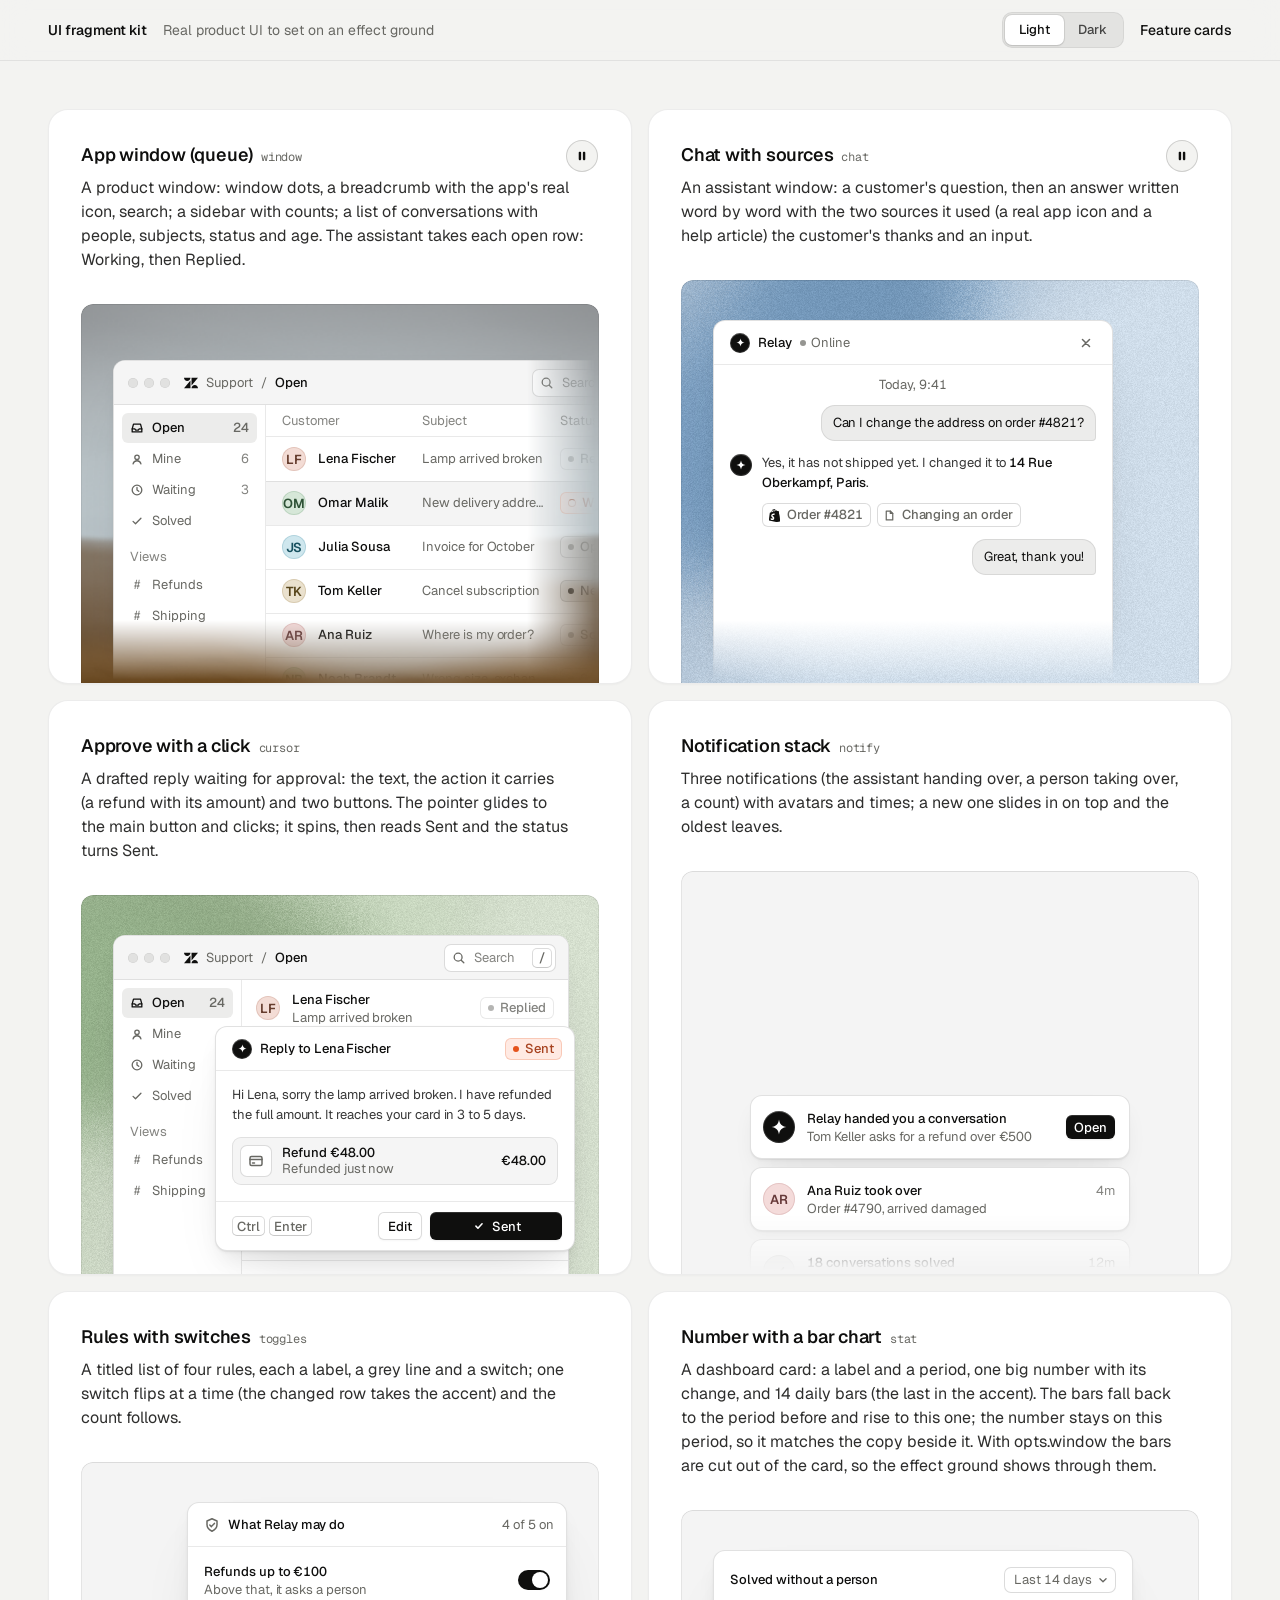
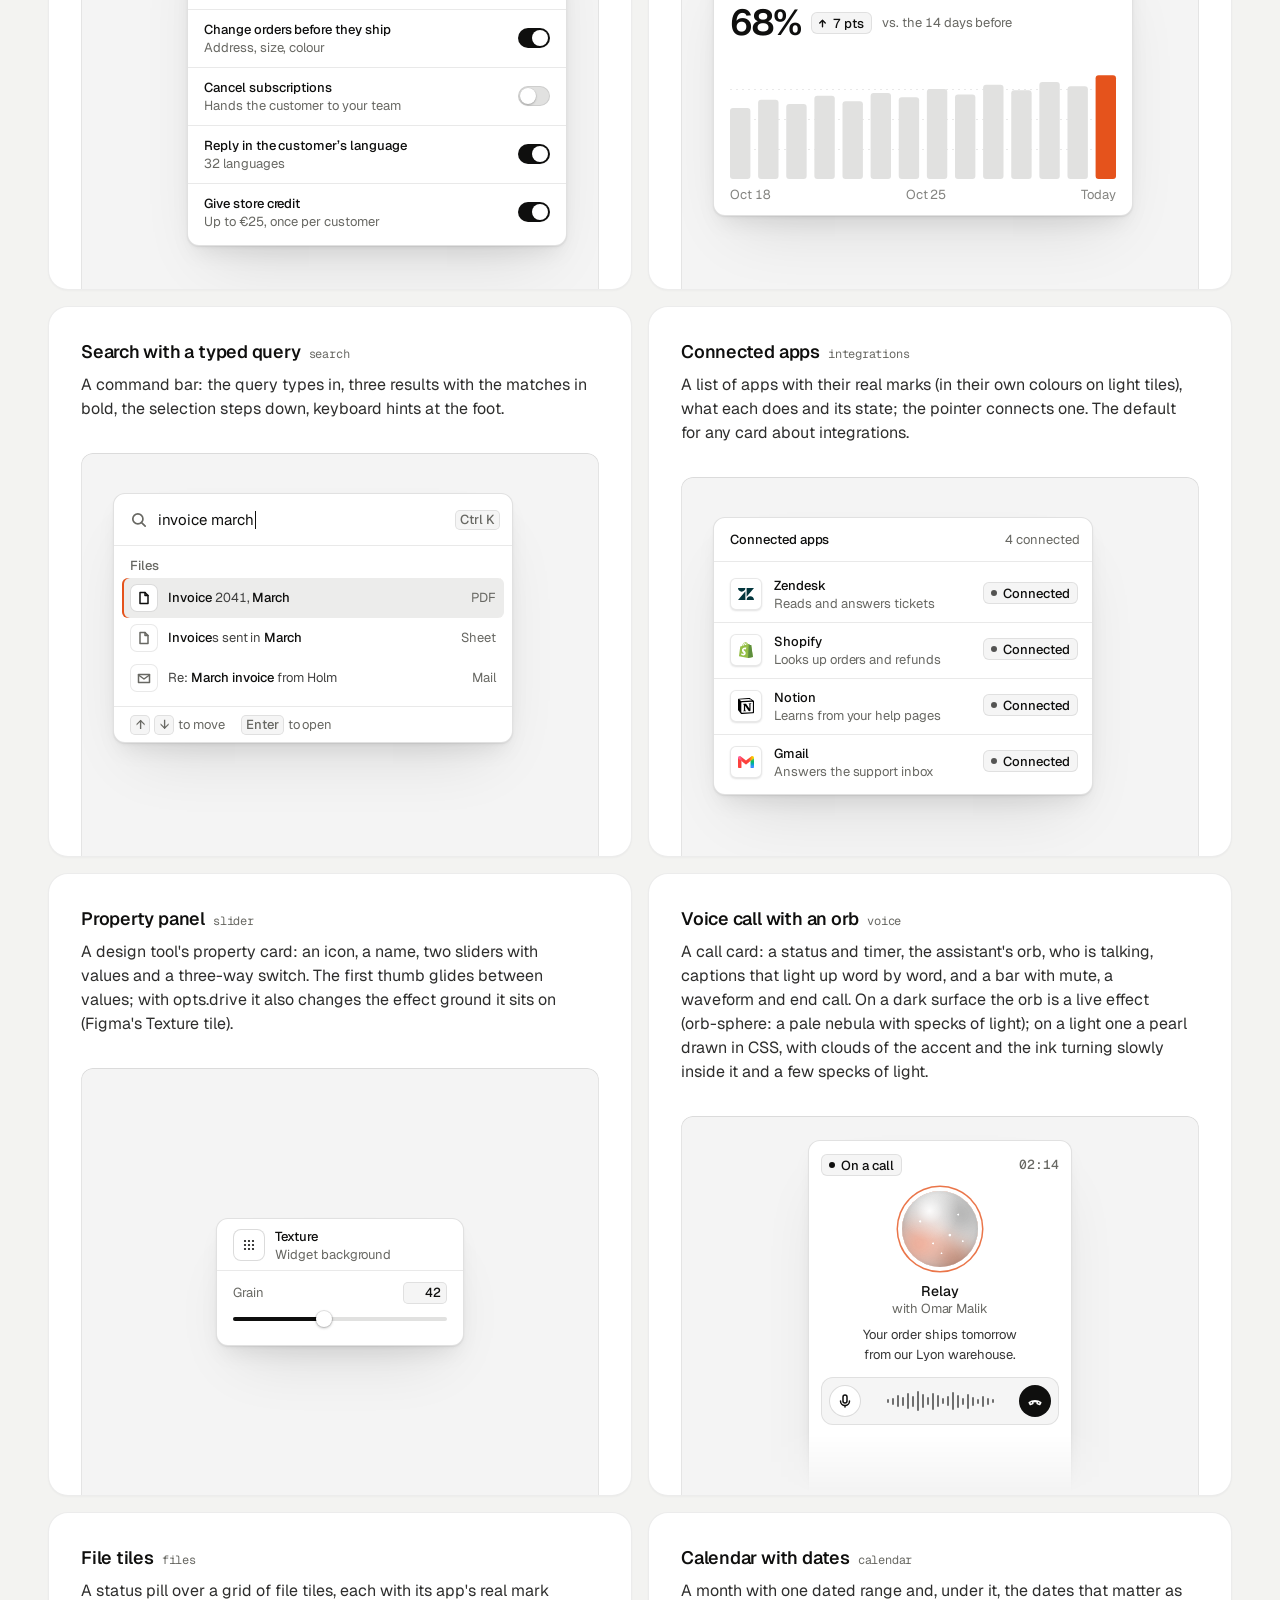
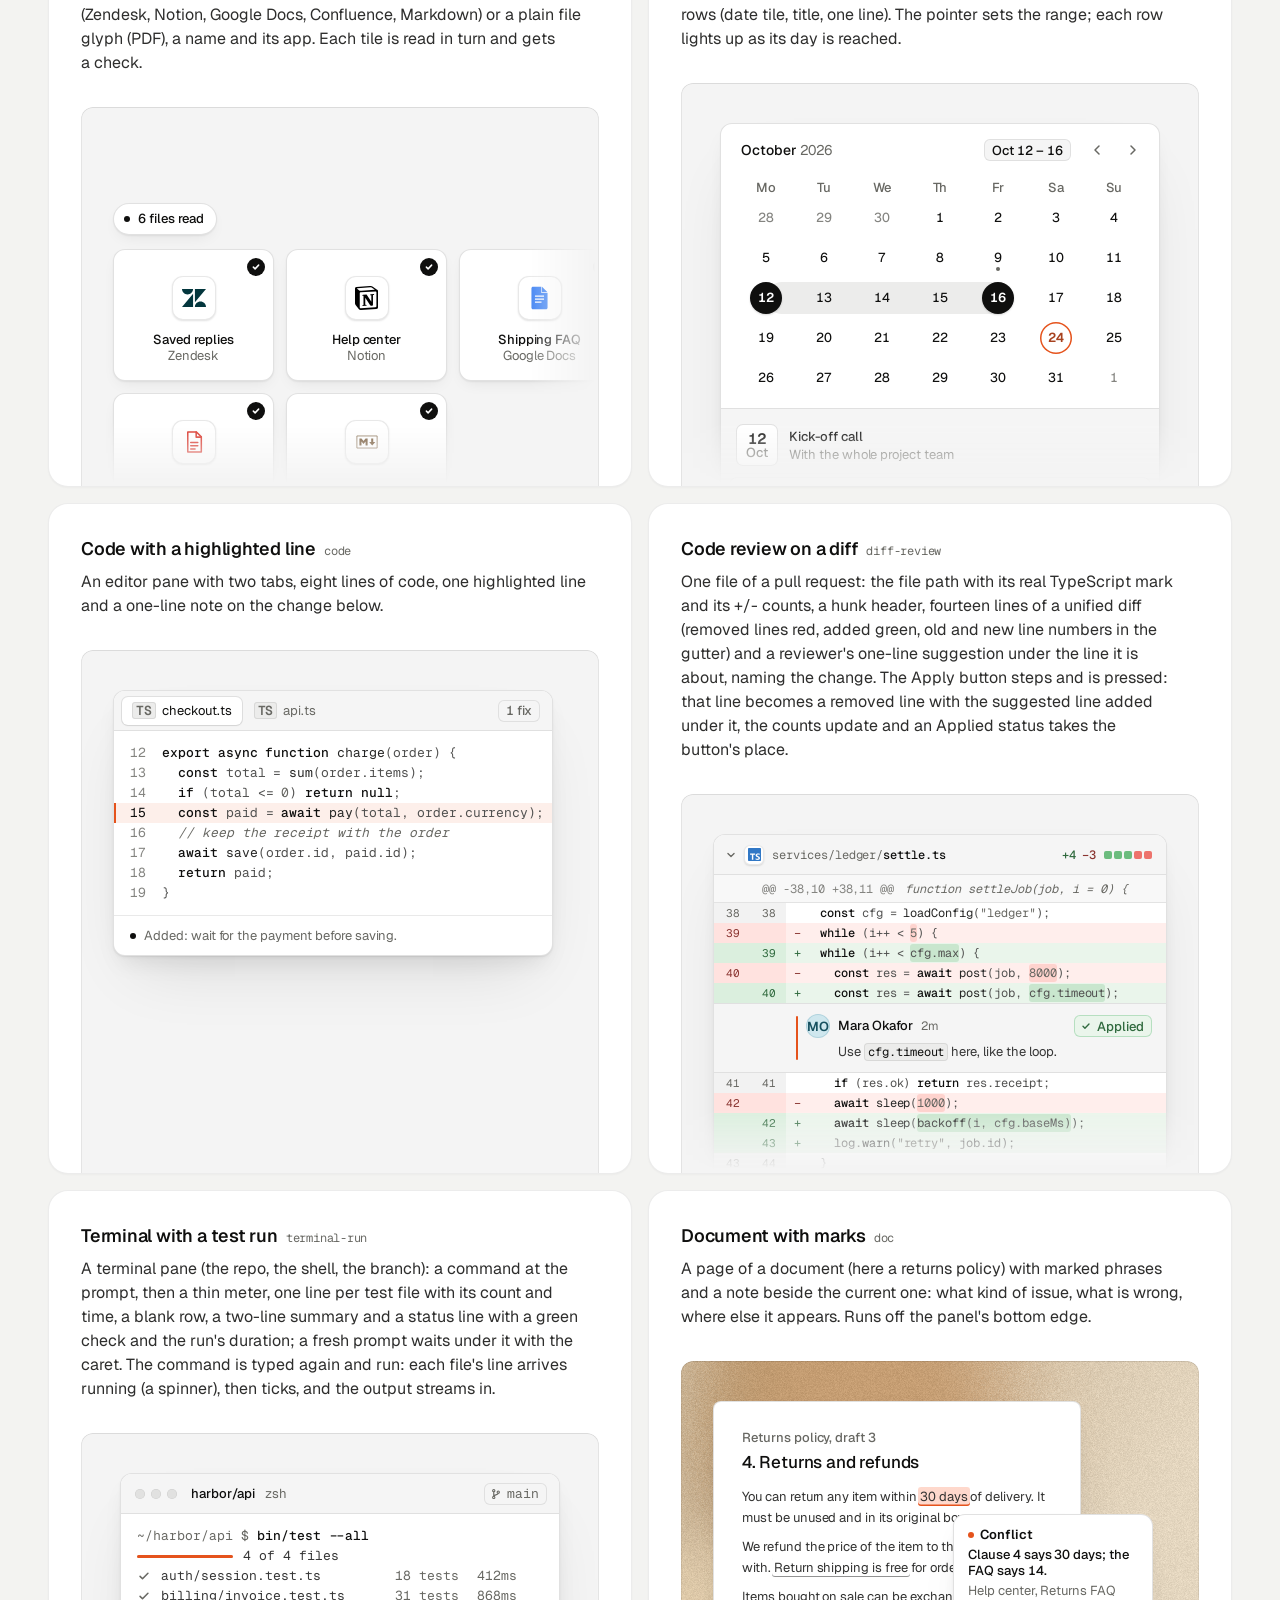
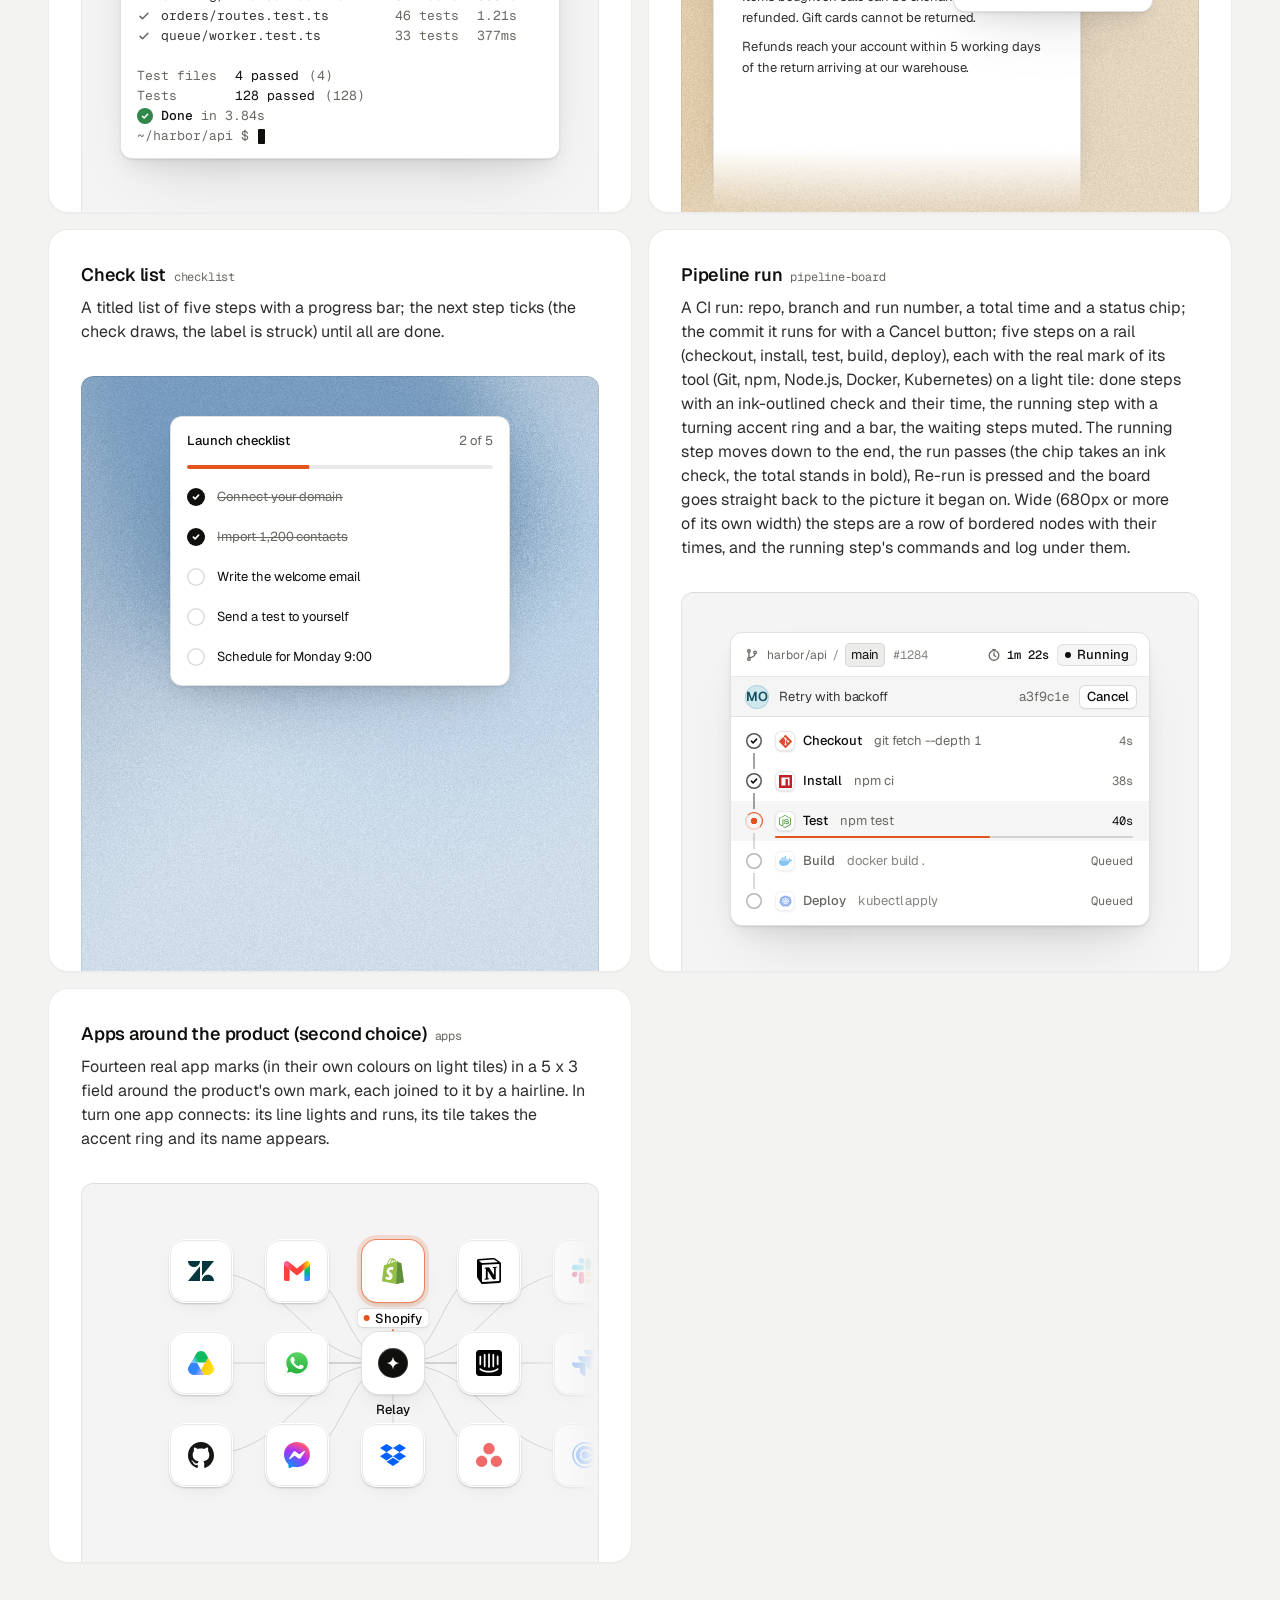
<file: assets/ui/index.html>
<!doctype html>
<html lang="en" data-theme="light">
<head>
<script>window.__tpGlMax = 16;   /* a gallery shows many live effects at once; a page of a site keeps the default 4 (fx.js) */</script>
<meta charset="utf-8">
<meta name="viewport" content="width=device-width, initial-scale=1">
<title>UI fragment kit</title>
<meta name="description" content="Nineteen pieces of real product UI from the taste-skill kit, each on an effect ground in a feature card.">
<link rel="preconnect" href="https://fonts.googleapis.com">
<link rel="preconnect" href="https://fonts.gstatic.com" crossorigin>
<link href="https://fonts.googleapis.com/css2?family=Geist:wght@300..700&family=Geist+Mono:wght@400;500&display=swap" rel="stylesheet">
<link rel="stylesheet" href="base.css">
<link rel="stylesheet" href="cards.css">
<style>
  :root { --font-text: "Geist", system-ui, sans-serif; --font-display: "Geist", system-ui, sans-serif; --font-mono: "Geist Mono", ui-monospace, monospace; }
  [data-theme="light"] { --bg: #f3f3f1; --card: #ffffff; --ink: #0f0f0e; --muted: #686863; --accent: #e5531c; --accent-ink: #ffffff; --g-bg: #e9e8e4; --g-surface: #f6f5f2; --frag: #ffffff; --warm: #c9a679; }
  [data-theme="dark"] { --bg: #070708; --card: #151517; --ink: #f2f2ef; --muted: #8f9094; --accent: #ff7a3c; --accent-ink: #120c08; --g-bg: #0e0e10; --g-surface: #1b1c1f; --frag: #1c1d20; --warm: #9c9689; }
  * { box-sizing: border-box; }
  html, body { margin: 0; }
  body { font-family: var(--font-text); background: var(--bg); color: var(--ink); -webkit-font-smoothing: antialiased; }
  .panel { --fx-bg: var(--g-bg); --fx-surface: var(--g-surface); --fx-ink: var(--ink); --fx-muted: var(--muted); --fx-accent: var(--hue, var(--warm)); --fx-accent-ink: var(--accent-ink); --calm: var(--g-bg); --p-h: 380px; }
  .top { position: sticky; top: 0; z-index: 20; background: color-mix(in oklab, var(--bg) 86%, transparent); backdrop-filter: blur(14px); -webkit-backdrop-filter: blur(14px); border-bottom: 1px solid color-mix(in oklab, var(--ink) 8%, transparent); }
  .top__in { max-width: 1232px; margin: 0 auto; padding: 0 24px; height: 60px; display: flex; align-items: center; gap: 16px; font-size: 14px; line-height: 20px; }
  .top__in strong { font-weight: 560; }
  .top__in > span { color: var(--muted); }
  .sp { flex: 1; }
  .seg { display: inline-flex; padding: 3px; border-radius: 10px; background: color-mix(in oklab, var(--ink) 6%, var(--bg)); box-shadow: inset 0 0 0 1px color-mix(in oklab, var(--ink) 6%, transparent); }
  .seg button { font: inherit; font-size: 13px; font-weight: 500; border: 0; background: none; color: color-mix(in oklab, var(--ink) 72%, var(--bg)); height: 30px; padding: 0 14px; border-radius: 7px; cursor: pointer; }
  .seg button[aria-pressed="true"] { background: var(--card); color: var(--ink); box-shadow: 0 0 0 1px color-mix(in oklab, var(--ink) 8%, transparent), 0 1px 2px rgb(0 0 0 / .1); }
  .top__in a { color: var(--ink); text-decoration: none; font-weight: 500; }
  main { max-width: 1232px; margin: 0 auto; padding: 48px 24px 96px; }
  .grid { display: grid; grid-template-columns: repeat(2, minmax(0, 1fr)); gap: 16px; }
  .card > h3 code { font: 400 12px/16px var(--font-mono); color: var(--muted); margin-left: 8px; }
  @media (max-width: 860px) { .grid { grid-template-columns: minmax(0, 1fr); } }
  @media (max-width: 600px) { main { padding: 24px 16px 64px; } .top__in { padding: 0 16px; } .top__in > span { display: none; } .panel { --p-h: 340px; } }
</style>
</head>
<body>
<header class="top">
  <div class="top__in">
    <strong>UI fragment kit</strong><span>Real product UI to set on an effect ground</span>
    <span class="sp"></span>
    <div class="seg" role="group" aria-label="Theme"><button type="button" data-mode="light" aria-pressed="true">Light</button><button type="button" data-mode="dark" aria-pressed="false">Dark</button></div>
    <a href="cards.html">Feature cards</a>
  </div>
</header>
<main><div class="grid" id="grid"></div></main>

<script type="module">
  import fx from '../effects/fx.js';
  import ui from './ui.js';
  const index = await fetch('index.json').then(r => r.json());
  // where each one sits, as its meta.json says: anchored at a corner or rising from the bottom and cut by
  // the panel's edge, or whole with 24px or more of ground round it; a fade only where an edge cuts it.
  // Only the compact slider sits in the calm middle (Figma's Texture tile); the cursor dialog is shown
  // where it belongs, over the lower-right edge of a window. [class, fade, style, opts]
  const PLACE = {
    window: ['at-corner', 'stage--fade-br', '--ay:56px'],
    chat: ['at-rise to-edge', 'stage--fade-b'],
    cursor: ['at-over', '', '--bx:24px;--by:24px'],
    notify: ['at-rise fit', 'stage--fade-b', '--ay:calc(100% - 180px);--ay-sm:calc(100% - 180px);--fit-max:380px'],
    toggles: ['at-right', ''],
    stat: ['at-corner', ''],
    search: ['at-corner', ''],
    integrations: ['at-corner', ''],
    slider: ['at-center', '', '', '{"compact":true,"drive":{"param":"grain","min":0.15,"max":0.95}}'],
    voice: ['at-rise to-edge fit', 'stage--fade-b', '--ax:max(24px, 50% - 132px);--ay:24px;--fit-max:264px'],
    files: ['at-corner wide', 'stage--fade-br', '--w:680px;--ay:96px'],
    calendar: ['at-rise fit', 'stage--fade-b', '--fit-max:440px'],
    code: ['at-corner', ''],
    'diff-review': ['at-corner fit', 'stage--fade-b', '--fit-max:480px'],
    'terminal-run': ['at-rise fit', '', '--fit-max:440px'],
    'pipeline-board': ['at-rise fit', '', '--fit-max:420px'],
    doc: ['at-corner to-edge', 'stage--fade-b'],
    checklist: ['at-rise fit', '', '--fit-max:340px'],
    apps: ['at-corner wide', 'stage--fade-br', '--w:560px;--ay:48px'],
  };
  // grounds behind UI are soft lit fields (never a line or dot pattern), on both themes: the bright
  // picture behind dark UI on the dark page, a clear step darker than white UI on the light page
  // the painting stays abstract (a mist over warm sand, level, fully soft) and shows once on the page
  const PAINT = ['painterly-landscape', { blur: 1, brush: 0.35, slope: 0, hillY: 0.3, horizon: 0.62, calm: 0.2, calmX: 0.6, calmY: 0.8, drift: 0, side: 1 }, '{"bg":"#a3b0b6","accent":"#c49a6c"}'];
  const GRAIN = ['grain-gradient', { speed: 0, grainMotion: 0, calm: 0.2, calmX: 0.5, calmY: 0.6, tint: 0.6, contrast: 0.6 }, '{"bg":"#d9ccb7","surface":"#e9e0d2","ink":"#2a2622","muted":"#6f675c","accent":"#a8794a"}'];
  const SKY = [GRAIN[0], GRAIN[1], '{"bg":"#c6d3df","surface":"#d6e0e9","ink":"#25303a","muted":"#5d6873","accent":"#3f6a92"}'];
  const SAGE = [GRAIN[0], GRAIN[1], '{"bg":"#cdd6c6","surface":"#dce3d6","ink":"#262d24","muted":"#5f6a5a","accent":"#6c8e63"}'];
  const GROUND = (m, i) => (m.name === 'slider' ? GRAIN : i === 0 ? PAINT : [GRAIN, SKY, SAGE][i % 3]);
  const q = new URLSearchParams(location.search);
  const grid = document.getElementById('grid');
  grid.innerHTML = index.fragments.map((m, i) => {
    const [at, fade, extra = '', opts = ''] = PLACE[m.name] || ['at-corner', 'stage--fade-br'];
    const [id, params, pal] = GROUND(m, i);
    const w = at === 'at-center' ? '' : ` style="--ax:32px;--ay:40px;${extra}"`;
    const o = opts ? ` data-ui-opts='${opts}'` : '';
    // the cursor is a dialog over a window's edge: the window under it holds still
    const under = m.name === 'cursor' ? `<div class="at-corner" style="--ax:32px;--ay:40px" data-ui-load="window" data-ui-opts='{"compact":true}' data-ui-still></div>` : '';
    return `<article class="card card--row"><h3>${m.title}<code>${m.name}</code></h3><p>${m.shows}</p>
      <div class="panel" data-fx="${id}" data-fx-seed="${(i + 1) * 17}" data-fx-params='${JSON.stringify(params)}' data-fx-palette='${pal}' style="--calm-k:0%">
        <div class="stage ${fade}">${under}<div class="${at}"${w}${o} data-ui-load="${m.name}"></div></div></div></article>`;
  }).join('');
  function setMode(mode) {
    document.documentElement.dataset.theme = mode;
    document.querySelectorAll('.seg button').forEach(b => b.setAttribute('aria-pressed', String(b.dataset.mode === mode)));
  }
  setMode(q.get('mode') === 'dark' ? 'dark' : 'light');
  if (q.has('t')) fx.setClock(+q.get('t'));
  // each ground is drawn once near the screen and kept as a picture (its WebGL context freed), so nineteen
  // panels need one or two contexts, not nineteen
  await Promise.all([ui.loadAll(grid), ui.grounds(grid, fx)]);
  document.documentElement.dataset.ready = '1';
  document.querySelectorAll('.seg button').forEach(b => b.addEventListener('click', async () => {
    setMode(b.dataset.mode);
    for (const el of grid.querySelectorAll('[data-ui]')) el.__ui?.repaint?.();
    await ui.grounds(grid, fx);
  }));
</script>
</body>
</html>
</file>
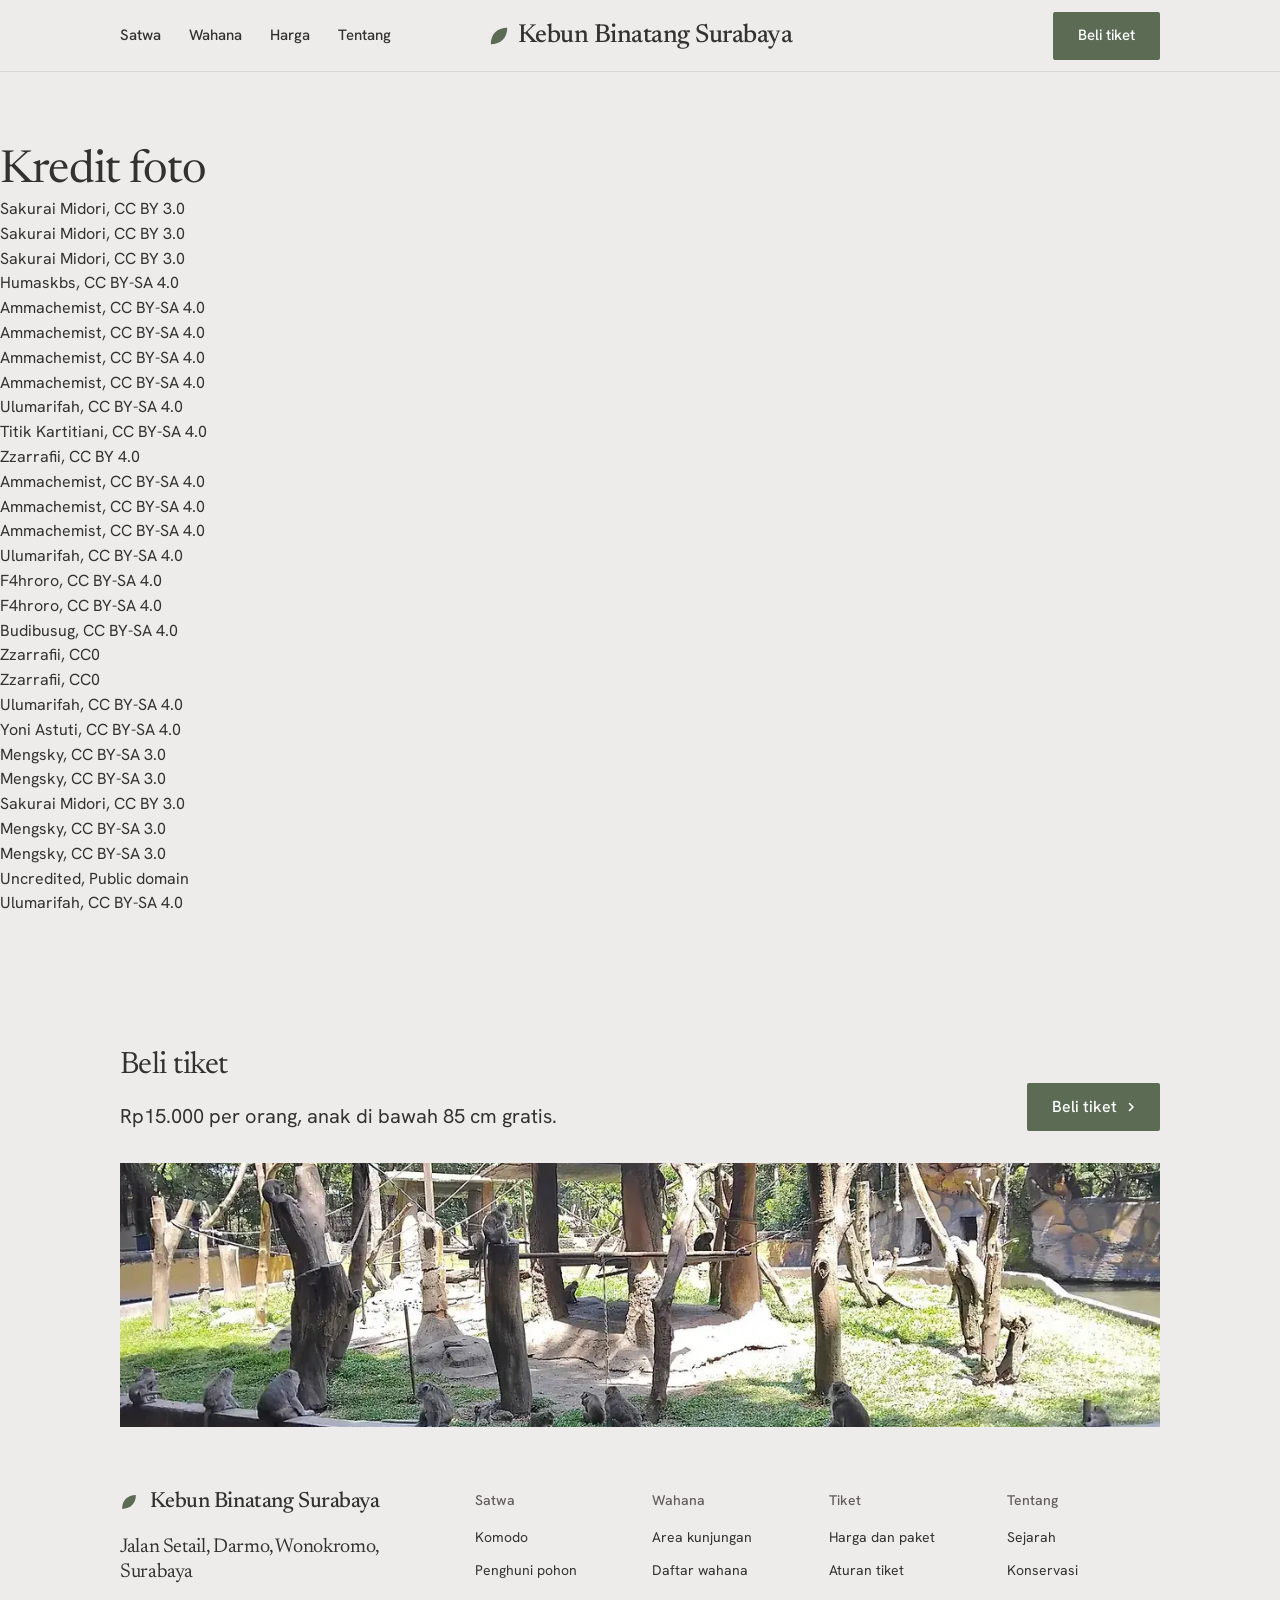
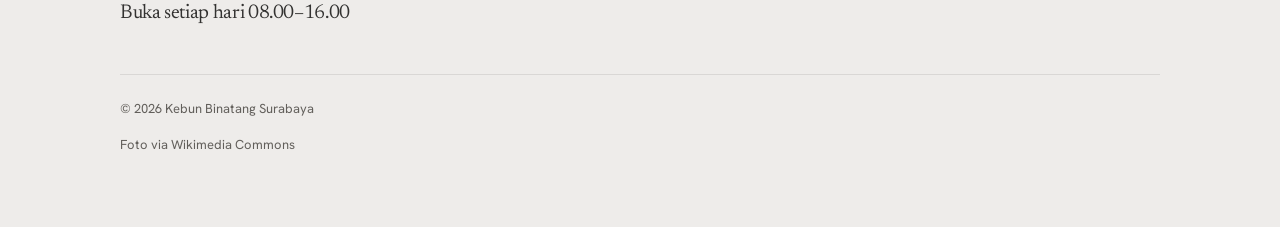
<file: credits.html>
<!doctype html>
<html lang="id" data-type="place" data-radius="sharp" data-buttons="block" data-motion>
<head>
<meta charset="utf-8">
<meta name="viewport" content="width=device-width, initial-scale=1, viewport-fit=cover">
<title>Kebun Binatang Surabaya: kredit foto</title>
<meta name="description" content="The photographers, licences and source pages of the photographs on the Kebun Binatang Surabaya website.">
<meta property="og:type" content="website">
<meta property="og:title" content="Kebun Binatang Surabaya: kebun binatang di Darmo, Surabaya">
<meta property="og:description" content="Lihat komodo, bekantan, dan harimau putih di Darmo. Buka setiap hari, tiket masuk Rp15.000, bisa dipesan lewat situs ini.">
<meta property="og:image" content="share.jpg">
<meta name="twitter:card" content="summary_large_image">
<link rel="icon" href="favicon.svg" type="image/svg+xml">
<meta name="theme-color" content="#eeecea">
<!-- <link rel="canonical" href="https://domain-resmi-anda/"> -->
<meta name="site-kind" content="other">
<meta name="page-type" content="place">
<meta name="page-kind" content="place">
<link rel="preconnect" href="https://fonts.googleapis.com">
<link rel="preconnect" href="https://fonts.gstatic.com" crossorigin>
<link href="https://fonts.googleapis.com/css2?family=Newsreader:opsz,wght@6..72,400..600&family=Hanken+Grotesk:wght@400..600&display=swap" rel="stylesheet">
<link rel="stylesheet" href="assets/system.css">
<link rel="stylesheet" href="assets/ui/cards.css">
<link rel="stylesheet" href="assets/motion/motion.css">
<link rel="stylesheet" href="assets/layout/layout.css">
<link rel="stylesheet" href="style.css">
<script>document.documentElement.classList.add('m-enter');setTimeout(()=>document.documentElement.classList.add('m-enter-done'),700)</script>
<script>document.documentElement.classList.add('mo-js');setTimeout(()=>document.documentElement.classList.add('mo-safe'),2500)</script>
<link rel="modulepreload" href="assets/moments/moments.js">
<link rel="modulepreload" href="assets/moments/lib.js">
<link rel="modulepreload" href="assets/moments/word-highlight/moment.js">
</head>
<body>
<!-- type: place. deal: hero place, nav-split, close-photo, footer-columns, rhythm space, buttons block, mark leaf,
     offer pair, place story, type moment address. palette three-stones, type newsreader. moment: word-highlight. -->
<header class="nav nav--split">
  <div class="wrap nav__bar">
    <a class="skip-link" href="#top">Langsung ke isi</a>
    <a class="nav__logo" href="index.html"><span class="mark" data-mark="leaf" aria-hidden="true"></span>Kebun Binatang Surabaya</a>
    <nav class="nav__links" aria-label="Utama">
      <div class="nav__item"><a class="nav__link" href="satwa.html">Satwa</a></div>
      <div class="nav__item"><a class="nav__link" href="wahana.html">Wahana</a></div>
      <div class="nav__item"><a class="nav__link" href="tiket.html#harga">Harga</a></div>
      <div class="nav__item"><a class="nav__link" href="tentang.html">Tentang</a></div>
    </nav>
    <div class="nav__actions"><a class="btn btn--primary" href="tiket.html#pesan">Beli tiket</a></div>
    <button class="nav__toggle" type="button" aria-expanded="false" aria-label="Menu"><svg width="18" height="18" viewBox="0 0 18 18" aria-hidden="true"><path d="M2 5h14M2 13h14" stroke="currentColor" stroke-width="1.6" stroke-linecap="round"/></svg></button>
  </div>
</header>
<main id="top">
  <p><a class="link" href="index.html">Kebun Binatang Surabaya</a></p>
  <section class="credits-list" id="credits" aria-labelledby="credits-h">
    <h1 id="credits-h">Kredit foto</h1>
    <ul>
      <li><a href="https://commons.wikimedia.org/wiki/File:Surabaya_Zoo_view_from_the_observation_deck.JPG">Sakurai Midori</a>, <a href="https://creativecommons.org/licenses/by/3.0">CC BY 3.0</a></li>
      <li><a href="https://commons.wikimedia.org/wiki/File:Surabaya_Zoo.JPG">Sakurai Midori</a>, <a href="https://creativecommons.org/licenses/by/3.0">CC BY 3.0</a></li>
      <li><a href="https://commons.wikimedia.org/wiki/File:Surabaya_Zoo_pond.JPG">Sakurai Midori</a>, <a href="https://creativecommons.org/licenses/by/3.0">CC BY 3.0</a></li>
      <li><a href="https://commons.wikimedia.org/wiki/File:Komodo_Dewasa_.jpg">Humaskbs</a>, <a href="https://creativecommons.org/licenses/by-sa/4.0">CC BY-SA 4.0</a></li>
      <li><a href="https://commons.wikimedia.org/wiki/File:Kawanan_Komodo.jpg">Ammachemist</a>, <a href="https://creativecommons.org/licenses/by-sa/4.0">CC BY-SA 4.0</a></li>
      <li><a href="https://commons.wikimedia.org/wiki/File:Anara_si_Harimau_Putih.jpg">Ammachemist</a>, <a href="https://creativecommons.org/licenses/by-sa/4.0">CC BY-SA 4.0</a></li>
      <li><a href="https://commons.wikimedia.org/wiki/File:Orang_Utan_di_Surabaya.jpg">Ammachemist</a>, <a href="https://creativecommons.org/licenses/by-sa/4.0">CC BY-SA 4.0</a></li>
      <li><a href="https://commons.wikimedia.org/wiki/File:Orang_Utan_sedang_Berjalan.jpg">Ammachemist</a>, <a href="https://creativecommons.org/licenses/by-sa/4.0">CC BY-SA 4.0</a></li>
      <li><a href="https://commons.wikimedia.org/wiki/File:Bekantan_Bonbin_Surabaya_(2).jpg">Ulumarifah</a>, <a href="https://creativecommons.org/licenses/by-sa/4.0">CC BY-SA 4.0</a></li>
      <li><a href="https://commons.wikimedia.org/wiki/File:Bekantan_Kebun_Binatang_Surabaya.jpg">Titik Kartitiani</a>, <a href="https://creativecommons.org/licenses/by-sa/4.0">CC BY-SA 4.0</a></li>
      <li><a href="https://commons.wikimedia.org/wiki/File:Keluarga_Gajah_Sumatera_di_Kebun_Binatang_Surabaya.jpg">Zzarrafii</a>, <a href="https://creativecommons.org/licenses/by/4.0">CC BY 4.0</a></li>
      <li><a href="https://commons.wikimedia.org/wiki/File:Gajah_sedang_Diberi_Makan.jpg">Ammachemist</a>, <a href="https://creativecommons.org/licenses/by-sa/4.0">CC BY-SA 4.0</a></li>
      <li><a href="https://commons.wikimedia.org/wiki/File:Jerapah_Berteduh_di_Kebun_Binatang_Surabaya.jpg">Ammachemist</a>, <a href="https://creativecommons.org/licenses/by-sa/4.0">CC BY-SA 4.0</a></li>
      <li><a href="https://commons.wikimedia.org/wiki/File:Unta_Punuk_Satu_di_Kebun_Binatang_Surabaya.jpg">Ammachemist</a>, <a href="https://creativecommons.org/licenses/by-sa/4.0">CC BY-SA 4.0</a></li>
      <li><a href="https://commons.wikimedia.org/wiki/File:Burung_Kasuari_(2).jpg">Ulumarifah</a>, <a href="https://creativecommons.org/licenses/by-sa/4.0">CC BY-SA 4.0</a></li>
      <li><a href="https://commons.wikimedia.org/wiki/File:Burung_Rangkong_atau_Enggang_1.jpg">F4hroro</a>, <a href="https://creativecommons.org/licenses/by-sa/4.0">CC BY-SA 4.0</a></li>
      <li><a href="https://commons.wikimedia.org/wiki/File:Kawanan_Burung_Pecuk_Padi_Hitam.jpg">F4hroro</a>, <a href="https://creativecommons.org/licenses/by-sa/4.0">CC BY-SA 4.0</a></li>
      <li><a href="https://commons.wikimedia.org/wiki/File:A_peacock_from_the_Surabaya_Zoo_collection.jpg">Budibusug</a>, <a href="https://creativecommons.org/licenses/by-sa/4.0">CC BY-SA 4.0</a></li>
      <li><a href="https://commons.wikimedia.org/wiki/File:Capybara_Family_in_Surabaya_Zoo.jpg">Zzarrafii</a>, <a href="http://creativecommons.org/publicdomain/zero/1.0/deed.en">CC0</a></li>
      <li><a href="https://commons.wikimedia.org/wiki/File:Anak_Rusa_di_Kebun_Binatang_Surabaya.jpg">Zzarrafii</a>, <a href="http://creativecommons.org/publicdomain/zero/1.0/deed.en">CC0</a></li>
      <li><a href="https://commons.wikimedia.org/wiki/File:Binturong_Bonbin_Surabaya.jpg">Ulumarifah</a>, <a href="https://creativecommons.org/licenses/by-sa/4.0">CC BY-SA 4.0</a></li>
      <li><a href="https://commons.wikimedia.org/wiki/File:Rusa_Jawa_02.jpg">Yoni Astuti</a>, <a href="https://creativecommons.org/licenses/by-sa/4.0">CC BY-SA 4.0</a></li>
      <li><a href="https://commons.wikimedia.org/wiki/File:Babirusa_tidur.jpg">Mengsky</a>, <a href="https://creativecommons.org/licenses/by-sa/3.0">CC BY-SA 3.0</a></li>
      <li><a href="https://commons.wikimedia.org/wiki/File:Suasana_di_kandang_burung_dan_kolam.jpg">Mengsky</a>, <a href="https://creativecommons.org/licenses/by-sa/3.0">CC BY-SA 3.0</a></li>
      <li><a href="https://commons.wikimedia.org/wiki/File:Agile_wallaby_Surabaya_Zoo_1.JPG">Sakurai Midori</a>, <a href="https://creativecommons.org/licenses/by/3.0">CC BY 3.0</a></li>
      <li><a href="https://commons.wikimedia.org/wiki/File:Pepohonan_di_Area_Burung.jpg">Mengsky</a>, <a href="https://creativecommons.org/licenses/by-sa/3.0">CC BY-SA 3.0</a></li>
      <li><a href="https://commons.wikimedia.org/wiki/File:Papan_Kebun_Binatang_Surabaya.jpg">Mengsky</a>, <a href="https://creativecommons.org/licenses/by-sa/3.0">CC BY-SA 3.0</a></li>
      <li><a href="https://commons.wikimedia.org/wiki/File:Ratna_Ruthina_and_her_husband_in_the_Surabaya_Zoo_Film_Varia_May_1954_p15.jpg">Uncredited</a>, <a href="https://creativecommons.org/publicdomain/mark/1.0/">Public domain</a></li>
      <li><a href="https://commons.wikimedia.org/wiki/File:Monyet_Bonbin_Surabaya_(2).jpg">Ulumarifah</a>, <a href="https://creativecommons.org/licenses/by-sa/4.0">CC BY-SA 4.0</a></li>
    </ul>
  </section>
</main>

<footer class="footer closing" id="contact" aria-labelledby="close-h">
  <div class="wrap">
    <div class="closing__cta close--photo">
      <div class="section-head--split">
        <div><h2 id="close-h">Beli tiket</h2><p class="t-lead">Rp15.000 per&nbsp;orang, anak di bawah 85&nbsp;cm gratis.</p></div>
        <a class="btn btn--primary" href="tiket.html#pesan">Beli tiket<svg class="m-arrow" viewBox="0 0 12 12" aria-hidden="true"><path class="m-arrow__stem" d="M1 6h8"/><path class="m-arrow__head" d="M4.5 2.5 8 6l-3.5 3.5"/></svg></a>
      </div>
      <div class="close__media"><img src="assets/img/photo-f202002854-1200.webp" srcset="assets/img/photo-f202002854-600.webp 600w, assets/img/photo-f202002854-1200.webp 1200w" width="1200" height="675" sizes="(max-width: 639px) 800px, 1200px" alt="Pulau monyet dengan tiang kayu dikelilingi parit air" loading="lazy" decoding="async" data-source="stand-in" data-subject="pulau monyet"></div>
    </div>
    <div class="closing__links">
      <div class="grid">
        <div class="span-4 stack-4">
          <a class="nav__logo" href="index.html"><span class="mark" data-mark="leaf" aria-hidden="true"></span>Kebun Binatang Surabaya</a>
          <address class="footer__lede"><a href="https://www.openstreetmap.org/search?query=Jalan%20Setail%20Wonokromo%20Surabaya">Jalan Setail, Darmo, Wonokromo, Surabaya</a></address>
          <p class="footer__lede" data-assumed>Buka setiap hari 08.00–16.00</p>
        </div>
        <div class="span-2 footer__col"><h3>Satwa</h3><ul><li><a href="satwa.html#komodo">Komodo</a></li><li><a href="satwa.html#pohon">Penghuni pohon</a></li></ul></div>
        <div class="span-2 footer__col"><h3>Wahana</h3><ul><li><a href="wahana.html#area">Area kunjungan</a></li><li><a href="wahana.html#daftar">Daftar wahana</a></li></ul></div>
        <div class="span-2 footer__col"><h3>Tiket</h3><ul><li><a href="tiket.html#harga">Harga dan paket</a></li><li><a href="tiket.html#aturan">Aturan tiket</a></li></ul></div>
        <div class="span-2 footer__col"><h3>Tentang</h3><ul><li><a href="tentang.html#sejarah">Sejarah</a></li><li><a href="tentang.html#konservasi">Konservasi</a></li></ul></div>
      </div>
      <div class="footer__legal">
        <span>&copy; 2026 Kebun Binatang Surabaya</span>
        <a class="credits" href="credits.html">Foto via Wikimedia Commons</a>
      </div>
    </div>
  </div>
</footer>

<nav class="actionbar" aria-label="Aksi cepat"><a class="btn btn--primary" href="tiket.html#pesan">Beli tiket</a></nav>
<script type="module" src="assets/system.js"></script>
<script type="module" src="assets/motion/motion.js"></script>
<script type="module" src="assets/layout/layout.js"></script>
</body>
</html>
</file>
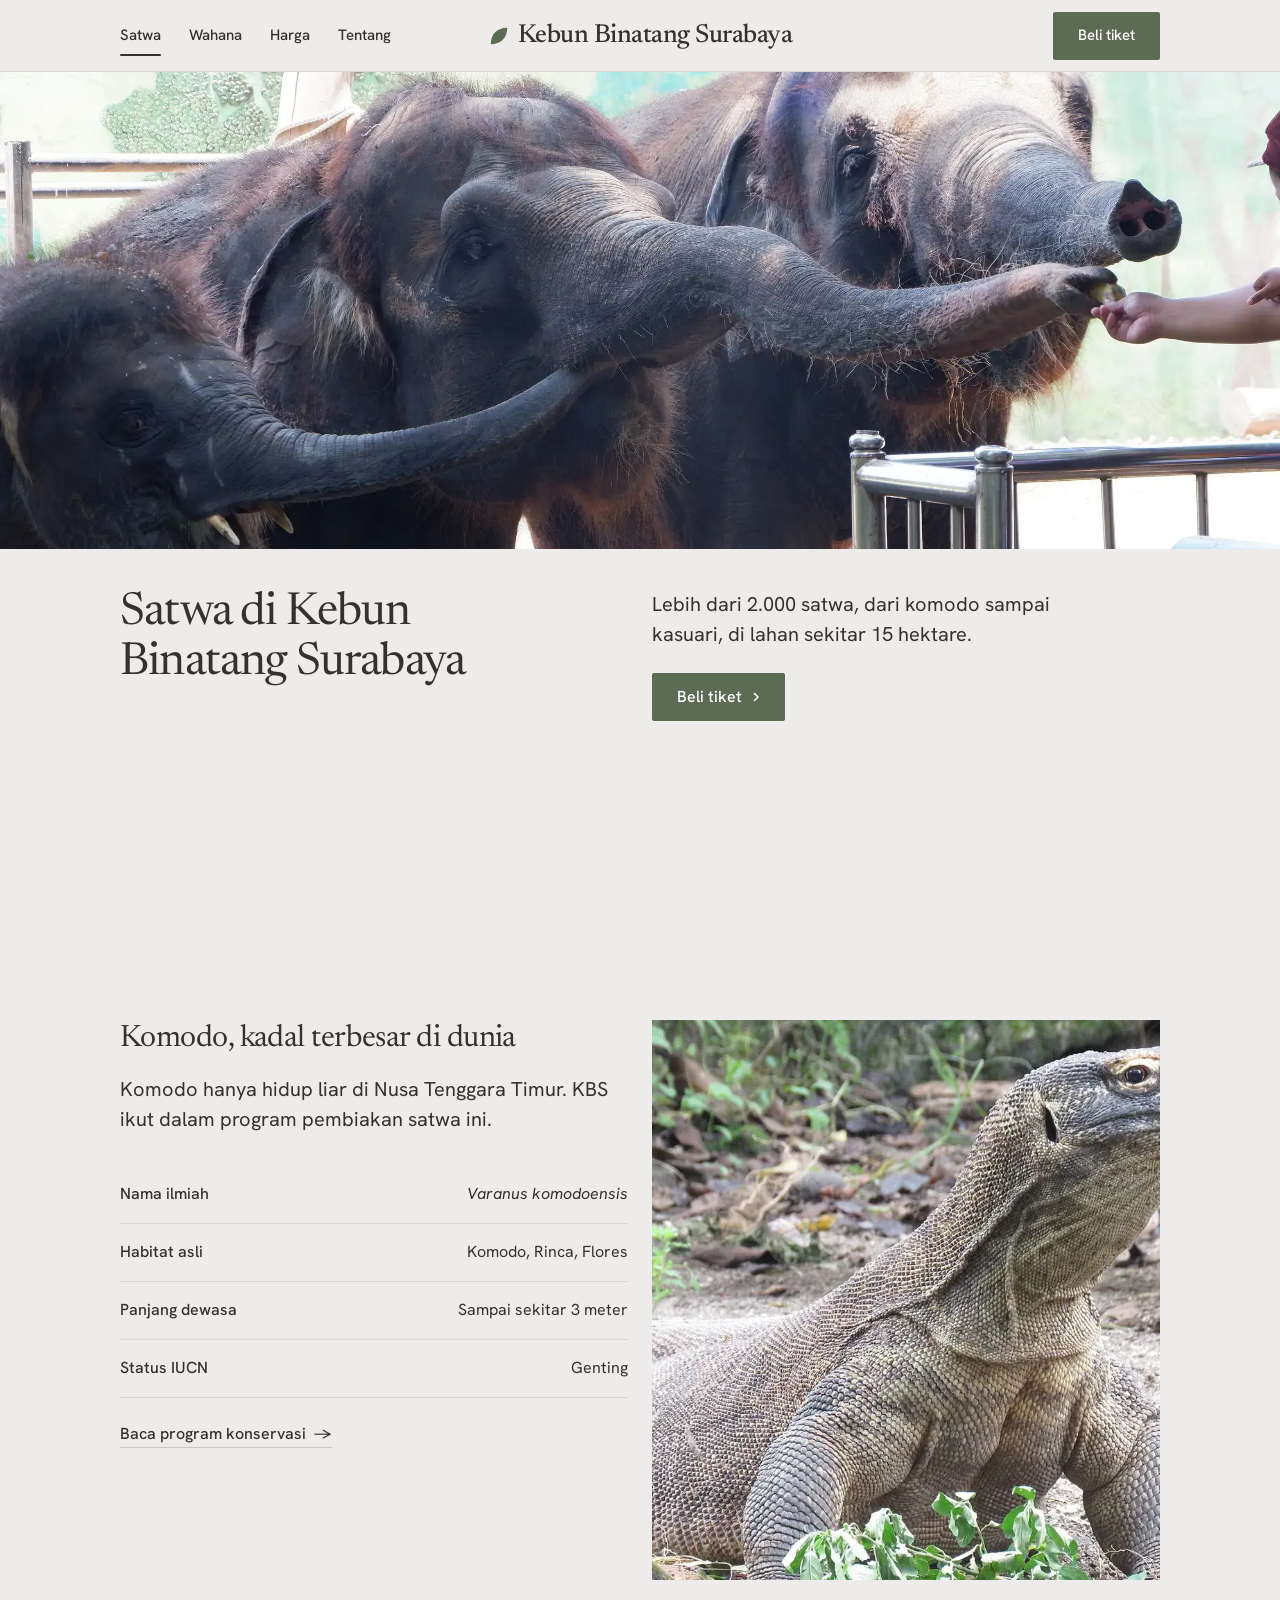
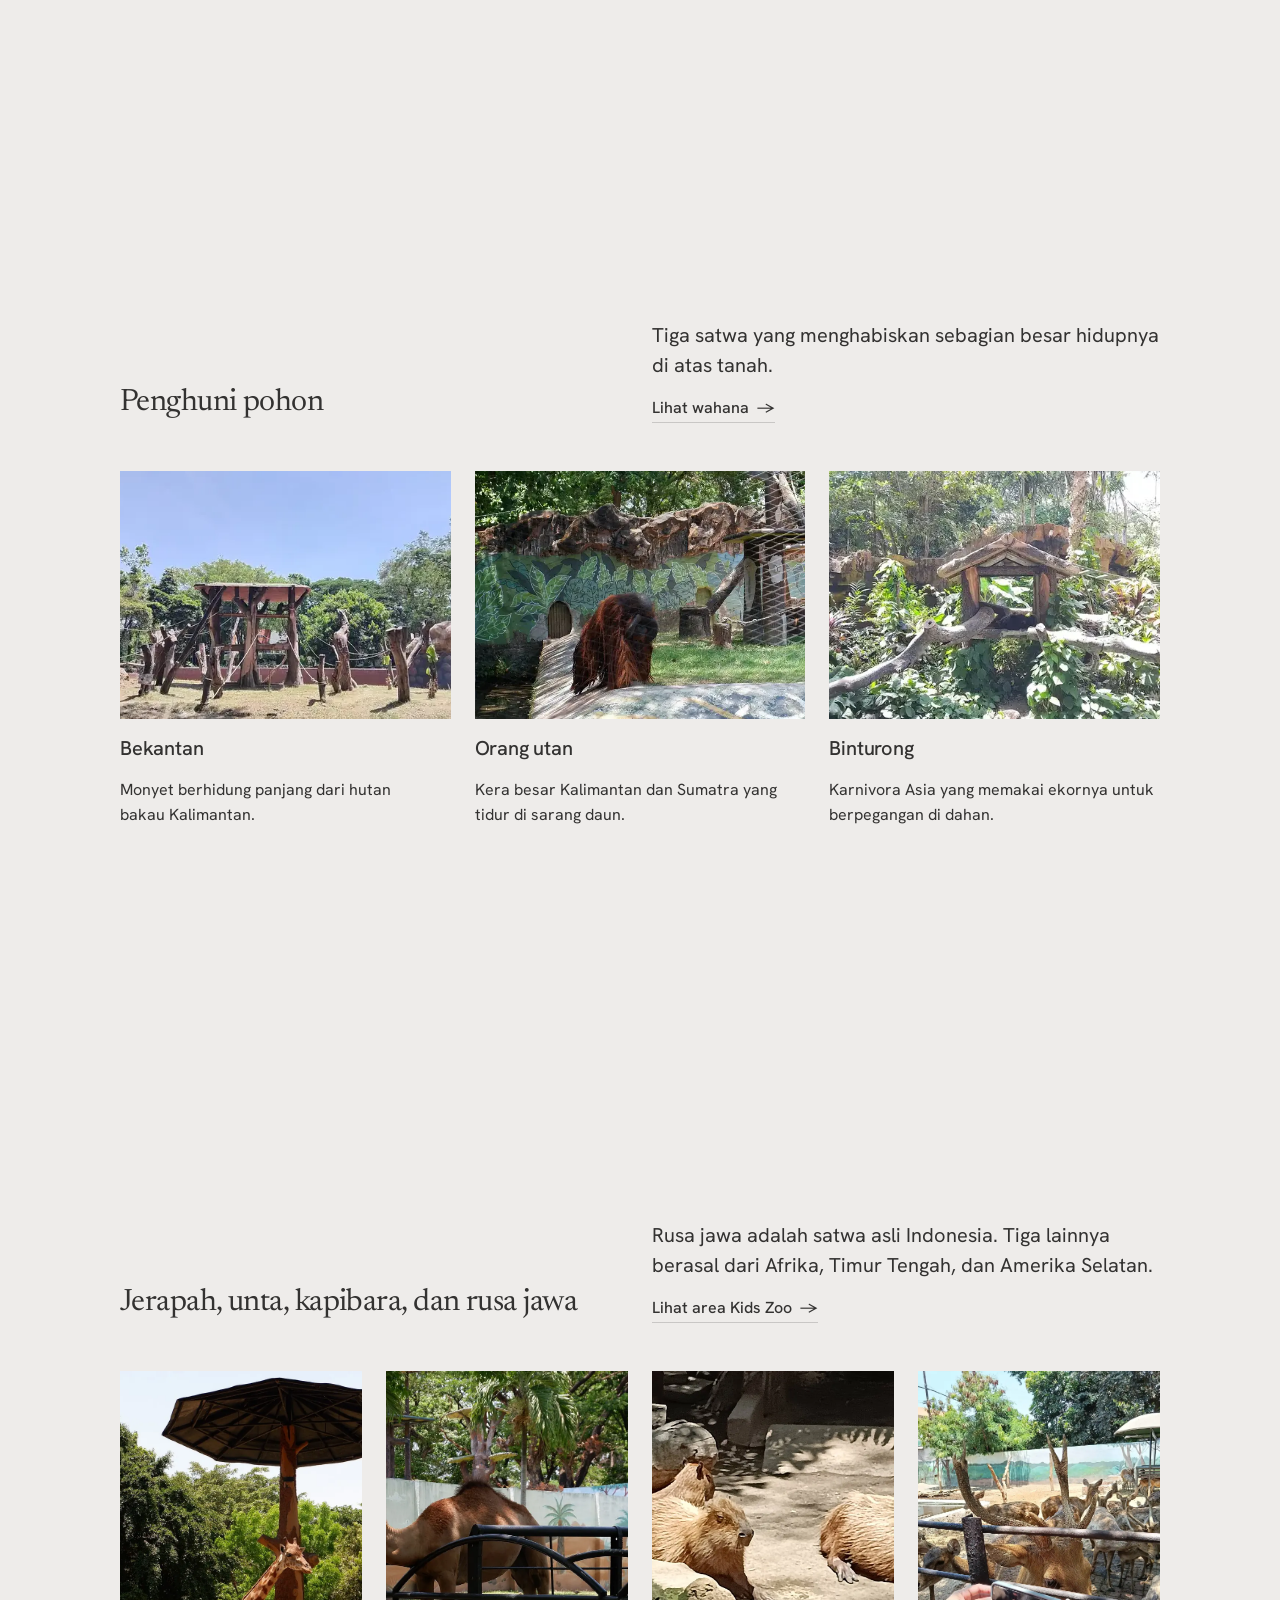
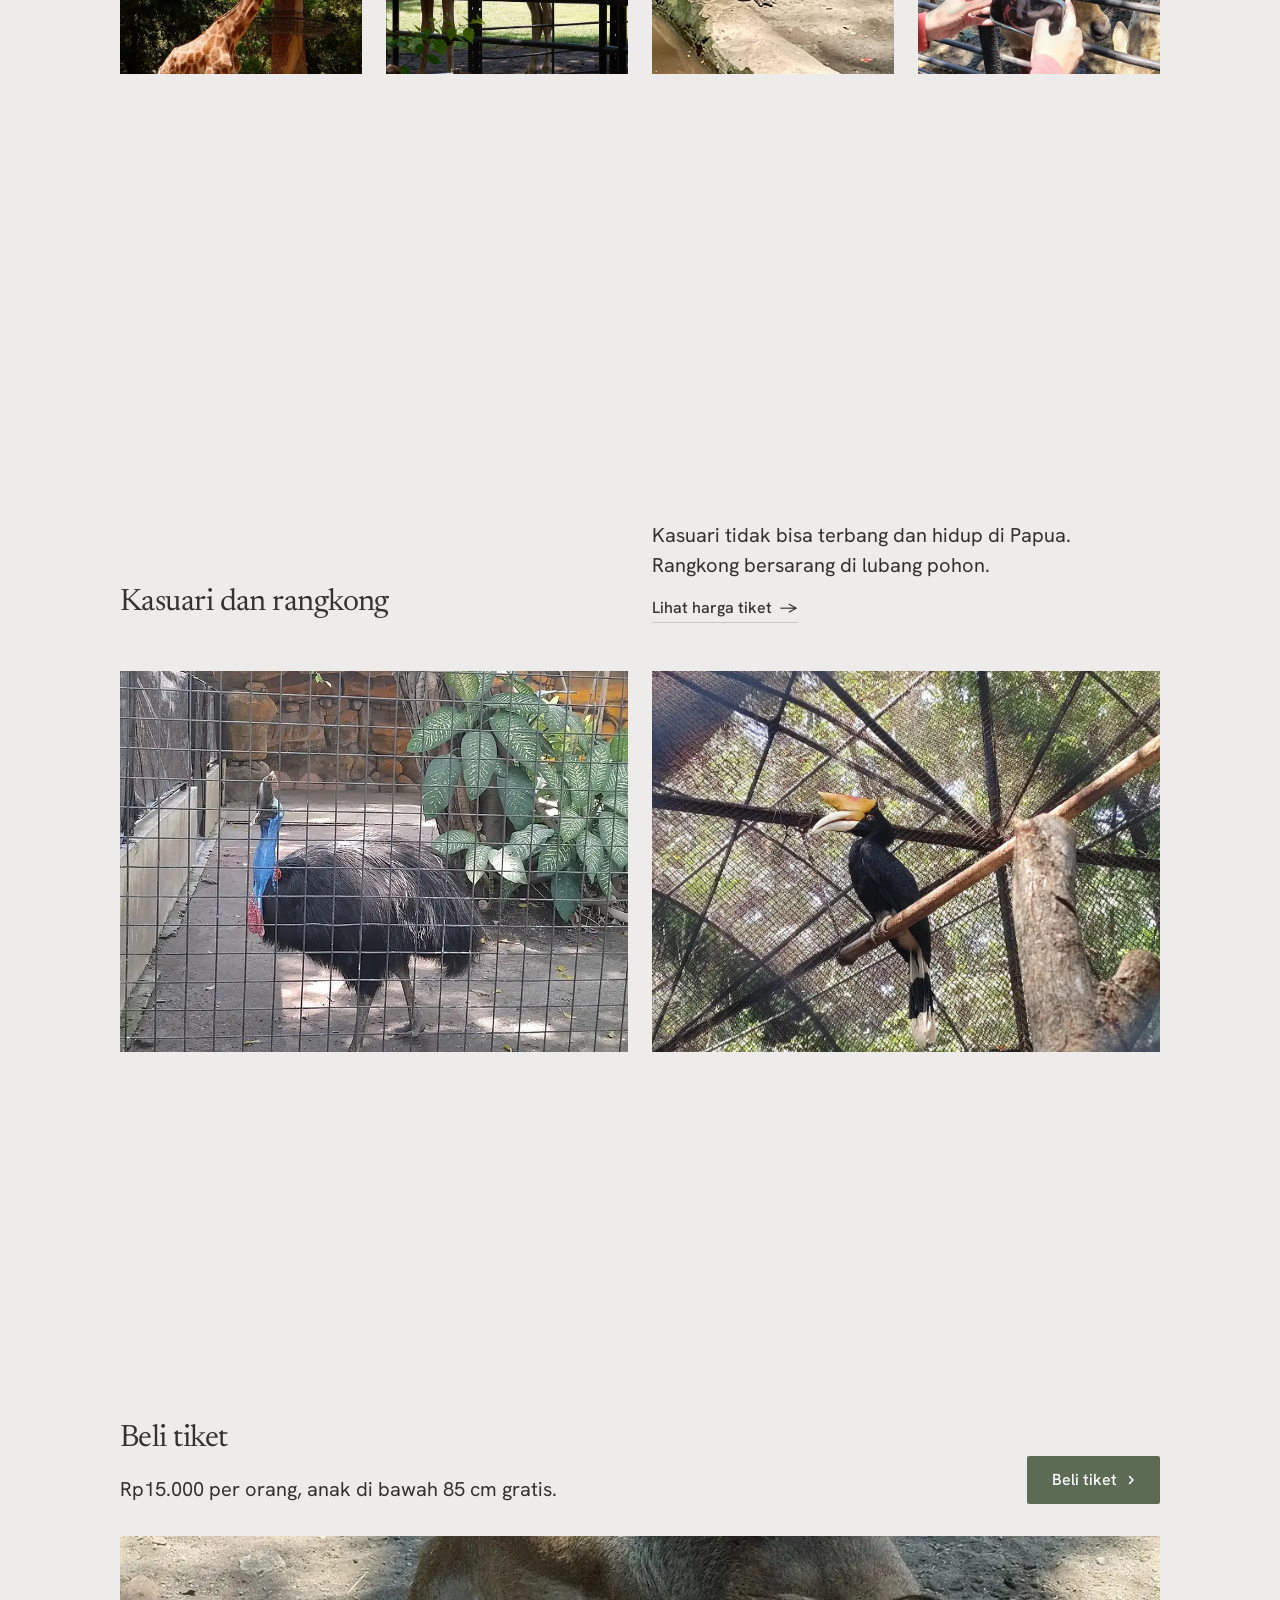
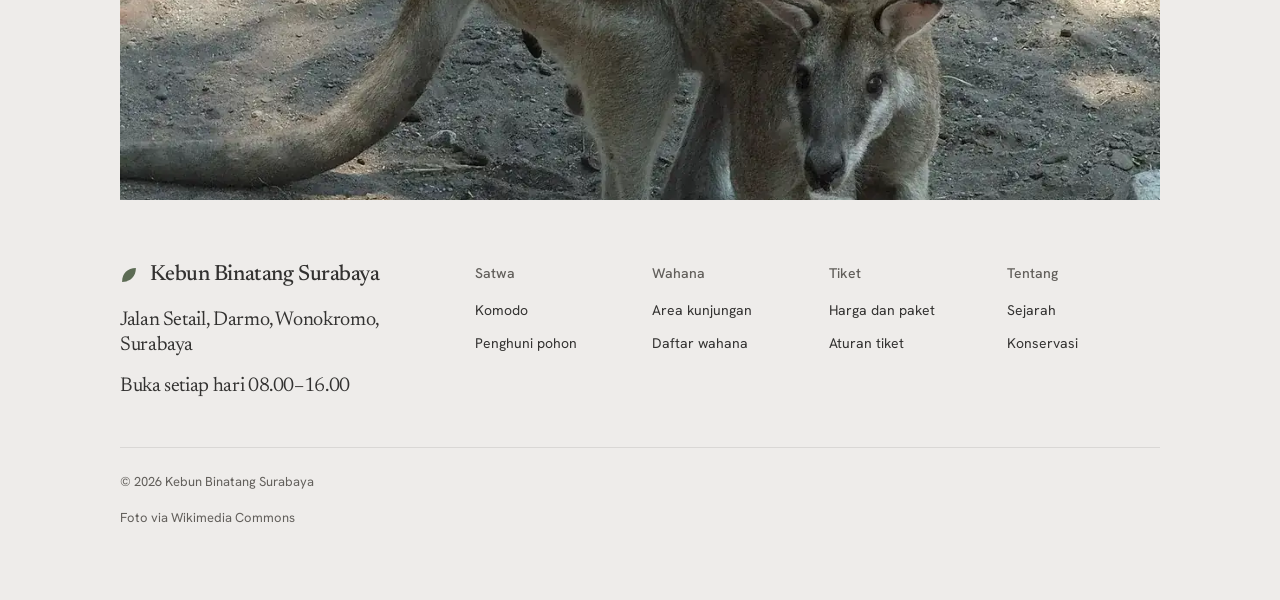
<file: satwa.html>
<!doctype html>
<html lang="id" data-type="place" data-radius="sharp" data-buttons="block" data-motion>
<head>
<meta charset="utf-8">
<meta name="viewport" content="width=device-width, initial-scale=1, viewport-fit=cover">
<title>Satwa Kebun Binatang Surabaya: komodo, bekantan, dan burung langka</title>
<meta name="description" content="Kenali komodo, bekantan, orang utan, dan burung yang bisa Anda temui di Darmo, lalu pilih tiket untuk tanggal kunjungan Anda.">
<meta property="og:type" content="website">
<meta property="og:title" content="Satwa Kebun Binatang Surabaya: komodo, bekantan, dan burung langka">
<meta property="og:description" content="Kenali komodo, bekantan, orang utan, dan burung yang bisa Anda temui di Darmo, lalu pilih tiket untuk tanggal kunjungan Anda.">
<meta property="og:image" content="share.jpg">
<meta name="twitter:card" content="summary_large_image">
<link rel="icon" href="favicon.svg" type="image/svg+xml">
<meta name="theme-color" content="#eeecea">
<!-- <link rel="canonical" href="https://domain-resmi-anda/satwa.html"> -->
<meta name="site-kind" content="other">
<meta name="page-type" content="place">
<meta name="page-kind" content="place">
<link rel="preconnect" href="https://fonts.googleapis.com">
<link rel="preconnect" href="https://fonts.gstatic.com" crossorigin>
<link href="https://fonts.googleapis.com/css2?family=Newsreader:opsz,wght@6..72,400..600&family=Hanken+Grotesk:wght@400..600&display=swap" rel="stylesheet">
<link rel="stylesheet" href="assets/system.css">
<link rel="stylesheet" href="assets/ui/cards.css">
<link rel="stylesheet" href="assets/motion/motion.css">
<link rel="stylesheet" href="assets/layout/layout.css">
<link rel="stylesheet" href="style.css">
<script>document.documentElement.classList.add('m-enter');setTimeout(()=>document.documentElement.classList.add('m-enter-done'),700)</script>
<script>document.documentElement.classList.add('mo-js');setTimeout(()=>document.documentElement.classList.add('mo-safe'),2500)</script>
<link rel="modulepreload" href="assets/moments/moments.js">
<link rel="modulepreload" href="assets/moments/lib.js">
<link rel="modulepreload" href="assets/moments/picture-develops/moment.js">
</head>
<body>
<!-- type: place. deal: hero place, nav-split, close-photo, footer-columns, rhythm space, buttons block, mark leaf,
     offer pair, place story, type moment address. palette three-stones, type newsreader. moment: picture-develops. -->
<header class="nav nav--split">
  <div class="wrap nav__bar">
    <a class="skip-link" href="#top">Langsung ke isi</a>
    <a class="nav__logo" href="index.html"><span class="mark" data-mark="leaf" aria-hidden="true"></span>Kebun Binatang Surabaya</a>
    <nav class="nav__links" aria-label="Utama">
      <div class="nav__item"><a class="nav__link" href="satwa.html" aria-current="page">Satwa</a></div>
      <div class="nav__item"><a class="nav__link" href="wahana.html">Wahana</a></div>
      <div class="nav__item"><a class="nav__link" href="tiket.html#harga">Harga</a></div>
      <div class="nav__item"><a class="nav__link" href="tentang.html">Tentang</a></div>
    </nav>
    <div class="nav__actions"><a class="btn btn--primary" href="tiket.html#pesan">Beli tiket</a></div>
    <button class="nav__toggle" type="button" aria-expanded="false" aria-label="Menu"><svg width="18" height="18" viewBox="0 0 18 18" aria-hidden="true"><path d="M2 5h14M2 13h14" stroke="currentColor" stroke-width="1.6" stroke-linecap="round"/></svg></button>
  </div>
</header>
<main id="top">
  <section class="hero hero--place" data-enter aria-labelledby="hero-h">
    <img class="hero__bg" data-phone-fill src="assets/img/photo-f201994009-hero.webp" width="2400" height="1488" sizes="100vw" alt="Dua gajah sumatera mengulurkan belalai ke arah pengunjung" style="--ly-pos: 50% 40%" fetchpriority="high" data-source="stand-in" data-subject="gajah sumatera">
    <div class="wrap"><div class="hero-text">
      <div class="hero__text">
        <h1 id="hero-h">Satwa di Kebun Binatang Surabaya</h1>
        <p class="hero__lead">Lebih dari 2.000 satwa, dari komodo sampai kasuari, di lahan sekitar 15 hektare.</p>
        <div class="btn-row"><a class="btn btn--primary" href="tiket.html#pesan">Beli tiket<svg class="m-arrow" viewBox="0 0 12 12" aria-hidden="true"><path class="m-arrow__stem" d="M1 6h8"/><path class="m-arrow__head" d="M4.5 2.5 8 6l-3.5 3.5"/></svg></a></div>
      </div>
    </div></div>
  </section>

  <section class="section" id="komodo" aria-labelledby="komodo-h">
    <div class="wrap grid grid--top">
      <div class="span-6">
        <div class="section-head"><h2 id="komodo-h">Komodo, kadal terbesar di dunia</h2><p>Komodo hanya hidup liar di Nusa Tenggara Timur. KBS ikut dalam program pembiakan satwa ini.</p></div>
        <ul class="rows">
          <li><span class="rows__name">Nama ilmiah</span><span class="rows__value"><i>Varanus komodoensis</i></span></li>
          <li><span class="rows__name">Habitat asli</span><span class="rows__value">Komodo, Rinca, Flores</span></li>
          <li><span class="rows__name">Panjang dewasa</span><span class="rows__value">Sampai sekitar 3 meter</span></li>
          <li><span class="rows__name">Status IUCN</span><span class="rows__value">Genting</span></li>
        </ul>
        <p class="after-rows"><a class="link" href="tentang.html#konservasi">Baca program konservasi</a></p>
      </div>
      <figure class="develop span-6 start-7" data-moment="picture-develops"><img src="assets/img/photo-f69178118-1200.webp" srcset="assets/img/photo-f69178118-600.webp 600w, assets/img/photo-f69178118-1200.webp 1200w" width="1200" height="807" sizes="(max-width: 639px) 640px, 50vw" alt="Komodo dewasa mengangkat kepala di antara dedaunan kering" loading="lazy" decoding="async" data-source="stand-in" data-subject="komodo"></figure>
    </div>
  </section>

  <section class="section" id="pohon" aria-labelledby="pohon-h">
    <div class="wrap">
      <div class="section-head section-head--split">
        <h2 id="pohon-h">Penghuni pohon</h2>
        <div class="head-side"><p>Tiga satwa yang menghabiskan sebagian besar hidupnya di atas tanah.</p><a class="link" href="wahana.html">Lihat wahana</a></div>
      </div>
      <div class="grid grid--top">
        <article class="tile span-4"><div class="tile__media"><img src="assets/img/photo-f202002042-1200.webp" srcset="assets/img/photo-f202002042-600.webp 600w, assets/img/photo-f202002042-1200.webp 1200w" width="1200" height="675" sizes="(max-width: 639px) 100vw, 33vw" alt="Pulau bekantan dengan tiang kayu dan rumah panggung di bawah langit cerah" loading="lazy" decoding="async" data-source="stand-in" data-subject="pulau bekantan"></div><div class="tile__head"><h3>Bekantan</h3></div><p class="tile__body">Monyet berhidung panjang dari hutan bakau Kalimantan.</p></article>
        <article class="tile span-4"><div class="tile__media"><img src="assets/img/photo-f202004504-1200.webp" srcset="assets/img/photo-f202004504-600.webp 600w, assets/img/photo-f202004504-1200.webp 1200w" width="1200" height="1481" sizes="(max-width: 639px) 100vw, 33vw" alt="Orang utan berjalan di atas jembatan batu" loading="lazy" decoding="async" data-source="stand-in" data-subject="orang utan"></div><div class="tile__head"><h3>Orang utan</h3></div><p class="tile__body">Kera besar Kalimantan dan Sumatra yang tidur di sarang daun.</p></article>
        <article class="tile span-4"><div class="tile__media"><img src="assets/img/photo-f202002043-1200.webp" srcset="assets/img/photo-f202002043-600.webp 600w, assets/img/photo-f202002043-1200.webp 1200w" width="1200" height="675" sizes="(max-width: 639px) 100vw, 33vw" alt="Kandang binturong yang rimbun dengan rumah kayu" loading="lazy" decoding="async" data-source="stand-in" data-subject="kandang binturong"></div><div class="tile__head"><h3>Binturong</h3></div><p class="tile__body">Karnivora Asia yang memakai ekornya untuk berpegangan di dahan.</p></article>
      </div>
    </div>
  </section>

  <section class="section" id="padang" aria-labelledby="padang-h">
    <div class="wrap">
      <div class="section-head section-head--split">
        <h2 id="padang-h">Jerapah, unta, kapibara, dan rusa jawa</h2>
        <div class="head-side"><p>Rusa jawa adalah satwa asli Indonesia. Tiga lainnya berasal dari Afrika, Timur Tengah, dan Amerika Selatan.</p><a class="link" href="wahana.html#area">Lihat area Kids Zoo</a></div>
      </div>
      <div class="grid strip">
        <a class="pl-photo span-3" style="--pl-r: .8" href="wahana.html#area" aria-label="Jerapah"><img src="assets/img/photo-f201885807-1200.webp" srcset="assets/img/photo-f201885807-600.webp 600w, assets/img/photo-f201885807-1200.webp 1200w" width="1200" height="800" sizes="(max-width: 639px) 320px, 640px" alt="Jerapah berteduh di bawah payung kayu besar" loading="lazy" decoding="async" data-source="stand-in" data-subject="jerapah"></a>
        <a class="pl-photo span-3" style="--pl-r: .8" href="wahana.html#area" aria-label="Unta"><img src="assets/img/photo-f201947879-1200.webp" srcset="assets/img/photo-f201947879-600.webp 600w, assets/img/photo-f201947879-1200.webp 1200w" width="1200" height="807" sizes="(max-width: 639px) 320px, 640px" alt="Unta berpunuk satu berdiri di balik pagar besi" loading="lazy" decoding="async" data-source="stand-in" data-subject="unta"></a>
        <a class="pl-photo span-3" style="--pl-r: .8" href="wahana.html#area" aria-label="Kapibara"><img src="assets/img/photo-f201885226-1200.webp" srcset="assets/img/photo-f201885226-600.webp 600w, assets/img/photo-f201885226-1200.webp 1200w" width="1200" height="901" sizes="(max-width: 639px) 320px, 640px" alt="Keluarga kapibara beristirahat di tepi kolam" loading="lazy" decoding="async" data-source="stand-in" data-subject="kapibara"></a>
        <a class="pl-photo span-3" style="--pl-r: .8" href="wahana.html#area" aria-label="Rusa jawa"><img src="assets/img/photo-f201985109-1200.webp" srcset="assets/img/photo-f201985109-600.webp 600w, assets/img/photo-f201985109-1200.webp 1200w" width="1200" height="1600" sizes="(max-width: 639px) 320px, 640px" alt="Rusa jawa jantan bertanduk di depan kawanannya" loading="lazy" decoding="async" data-source="stand-in" data-subject="rusa jawa"></a>
      </div>
    </div>
  </section>

  <section class="section" id="burung" aria-labelledby="burung-h">
    <div class="wrap">
      <div class="section-head section-head--split">
        <h2 id="burung-h">Kasuari dan rangkong</h2>
        <div class="head-side"><p>Kasuari tidak bisa terbang dan hidup di Papua. Rangkong bersarang di lubang pohon.</p><a class="link" href="tiket.html#harga">Lihat harga tiket</a></div>
      </div>
      <div class="grid grid--top">
        <figure class="pl-photo span-6" style="--pl-r: 1.333"><img src="assets/img/photo-f202002047-1200.webp" srcset="assets/img/photo-f202002047-600.webp 600w, assets/img/photo-f202002047-1200.webp 1200w" width="1200" height="591" sizes="(max-width: 639px) 640px, 50vw" alt="Kasuari bergelambir biru berjalan di dalam kandang" loading="lazy" decoding="async" data-source="stand-in" data-subject="kasuari"></figure>
        <figure class="pl-photo span-6" style="--pl-r: 1.333"><img src="assets/img/photo-f201886088-1200.webp" srcset="assets/img/photo-f201886088-600.webp 600w, assets/img/photo-f201886088-1200.webp 1200w" width="1200" height="900" sizes="(max-width: 639px) 640px, 50vw" alt="Burung rangkong hinggap di dahan dalam kandang besar" loading="lazy" decoding="async" data-source="stand-in" data-subject="rangkong"></figure>
      </div>
    </div>
  </section>

</main>

<footer class="footer closing" id="contact" aria-labelledby="close-h">
  <div class="wrap">
    <div class="closing__cta close--photo">
      <div class="section-head--split">
        <div><h2 id="close-h">Beli tiket</h2><p class="t-lead">Rp15.000 per&nbsp;orang, anak di bawah 85&nbsp;cm gratis.</p></div>
        <a class="btn btn--primary" href="tiket.html#pesan">Beli tiket<svg class="m-arrow" viewBox="0 0 12 12" aria-hidden="true"><path class="m-arrow__stem" d="M1 6h8"/><path class="m-arrow__head" d="M4.5 2.5 8 6l-3.5 3.5"/></svg></a>
      </div>
      <div class="close__media"><img src="assets/img/photo-f8457418-1200.webp" srcset="assets/img/photo-f8457418-600.webp 600w, assets/img/photo-f8457418-1200.webp 1200w" width="1200" height="900" sizes="(max-width: 639px) 800px, 1200px" alt="Walabi lincah berdiri di tanah berpasir" loading="lazy" decoding="async" data-source="stand-in" data-subject="walabi"></div>
    </div>
    <div class="closing__links">
      <div class="grid">
        <div class="span-4 stack-4">
          <a class="nav__logo" href="index.html"><span class="mark" data-mark="leaf" aria-hidden="true"></span>Kebun Binatang Surabaya</a>
          <address class="footer__lede"><a href="https://www.openstreetmap.org/search?query=Jalan%20Setail%20Wonokromo%20Surabaya">Jalan Setail, Darmo, Wonokromo, Surabaya</a></address>
          <p class="footer__lede" data-assumed>Buka setiap hari 08.00–16.00</p>
        </div>
        <div class="span-2 footer__col"><h3>Satwa</h3><ul><li><a href="satwa.html#komodo">Komodo</a></li><li><a href="satwa.html#pohon">Penghuni pohon</a></li></ul></div>
        <div class="span-2 footer__col"><h3>Wahana</h3><ul><li><a href="wahana.html#area">Area kunjungan</a></li><li><a href="wahana.html#daftar">Daftar wahana</a></li></ul></div>
        <div class="span-2 footer__col"><h3>Tiket</h3><ul><li><a href="tiket.html#harga">Harga dan paket</a></li><li><a href="tiket.html#aturan">Aturan tiket</a></li></ul></div>
        <div class="span-2 footer__col"><h3>Tentang</h3><ul><li><a href="tentang.html#sejarah">Sejarah</a></li><li><a href="tentang.html#konservasi">Konservasi</a></li></ul></div>
      </div>
      <div class="footer__legal">
        <span>&copy; 2026 Kebun Binatang Surabaya</span>
        <a class="credits" href="credits.html">Foto via Wikimedia Commons</a>
      </div>
    </div>
  </div>
</footer>

<nav class="actionbar" aria-label="Aksi cepat"><a class="btn btn--primary" href="tiket.html#pesan">Beli tiket</a></nav>
<script type="module" src="assets/system.js"></script>
<script type="module" src="assets/motion/motion.js"></script>
<script type="module" src="assets/layout/layout.js"></script>
</body>
</html>
</file>
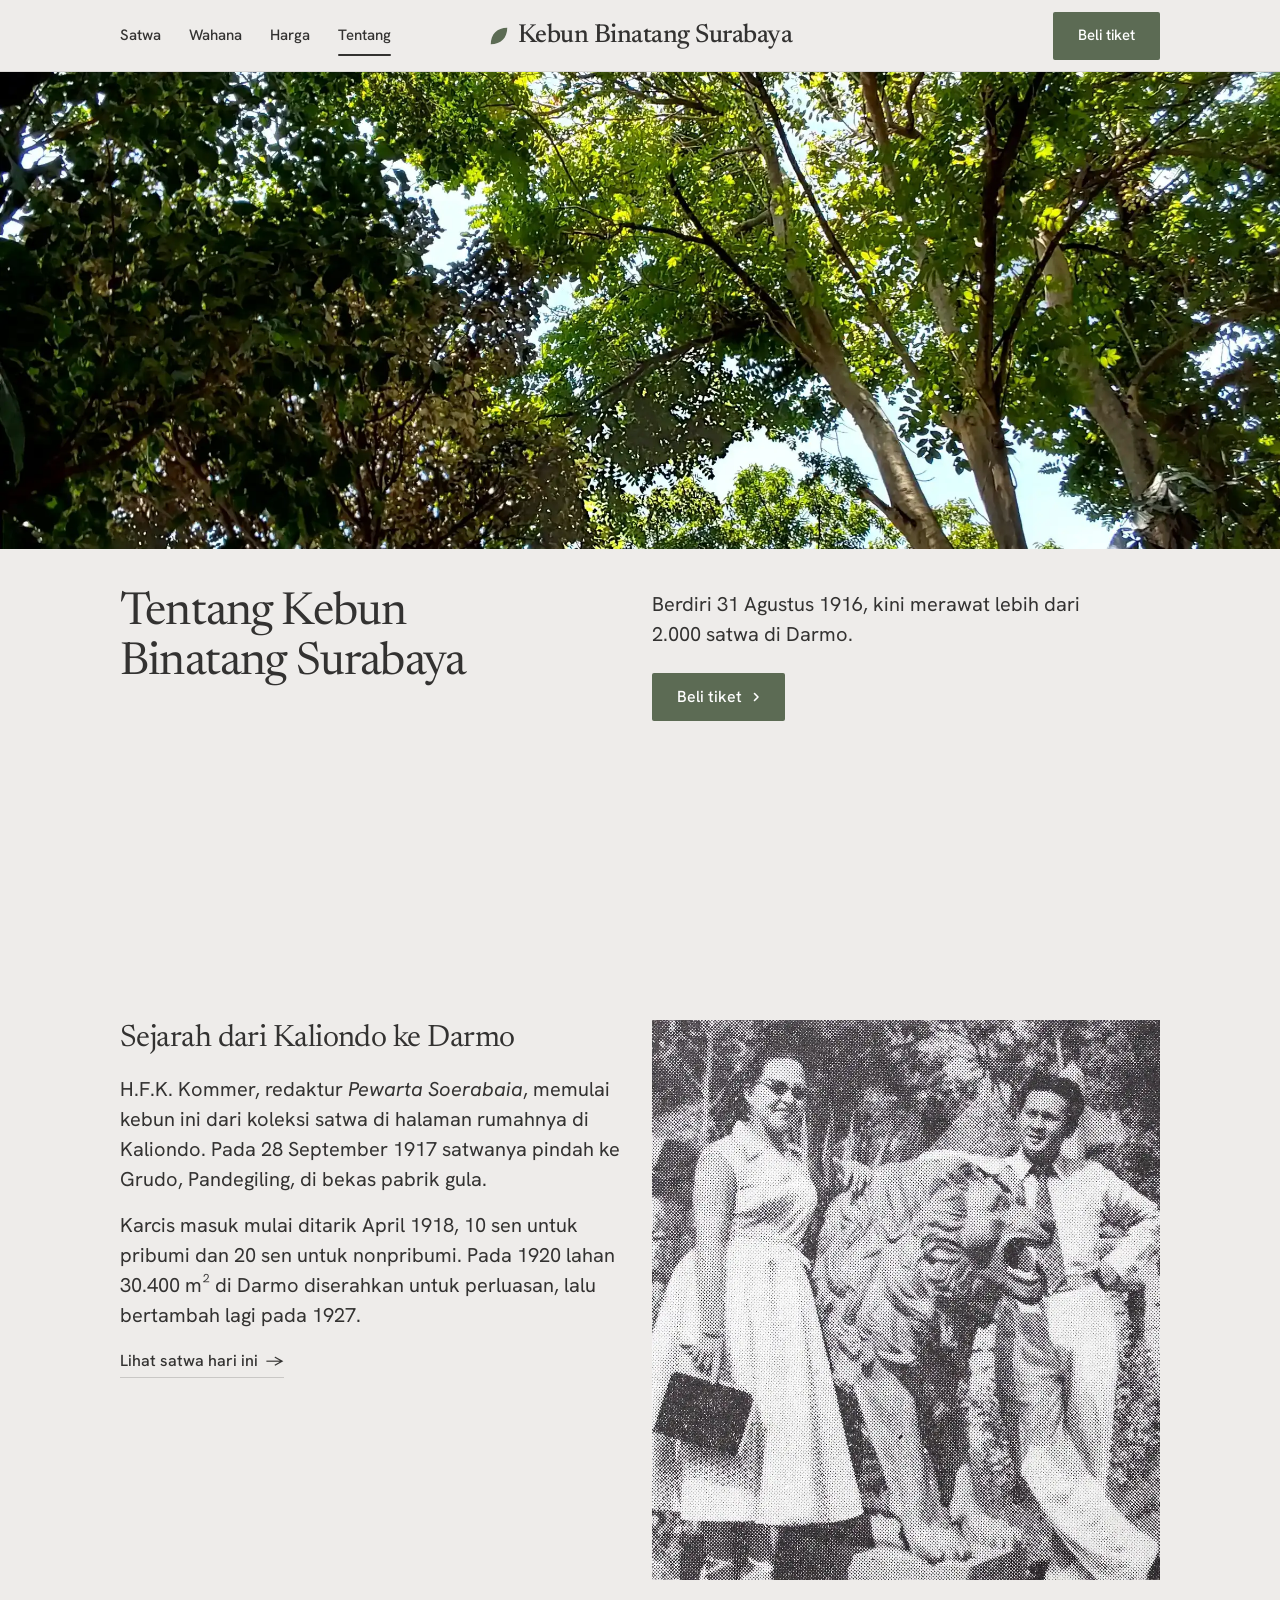
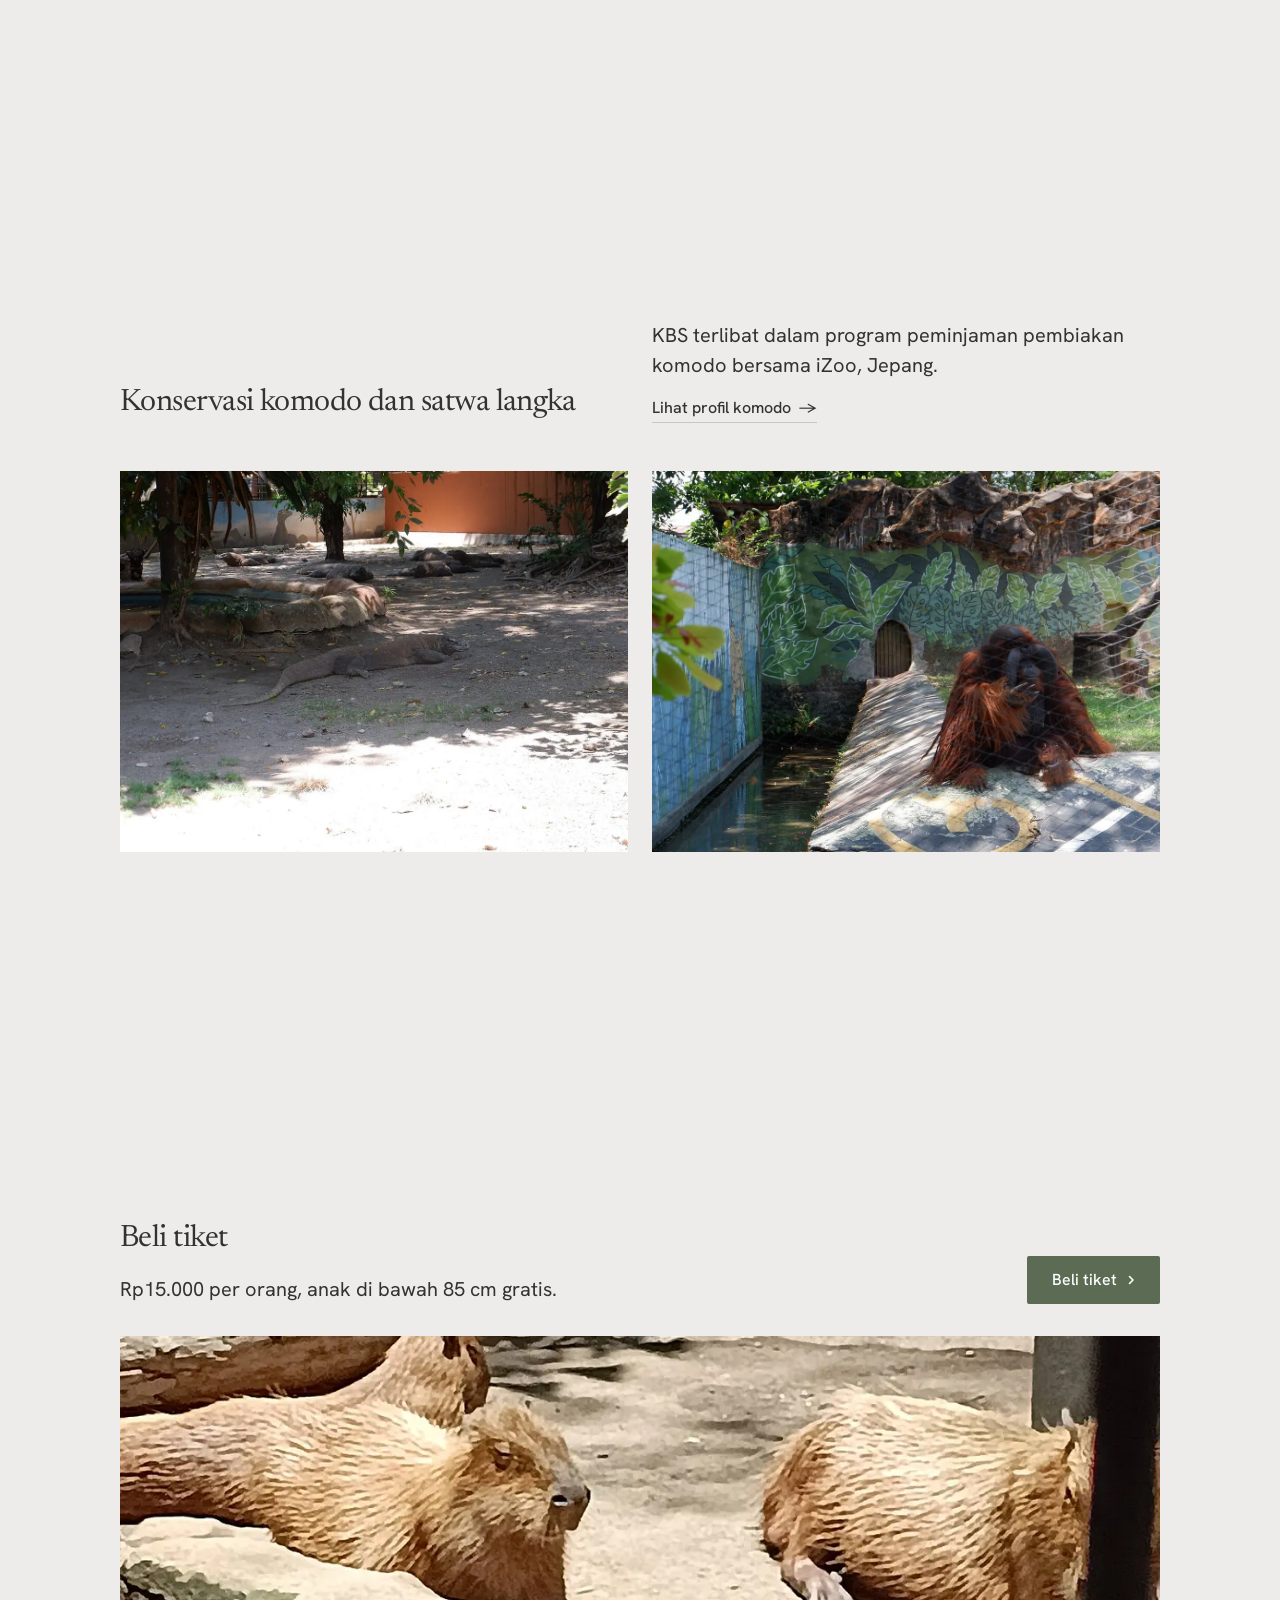
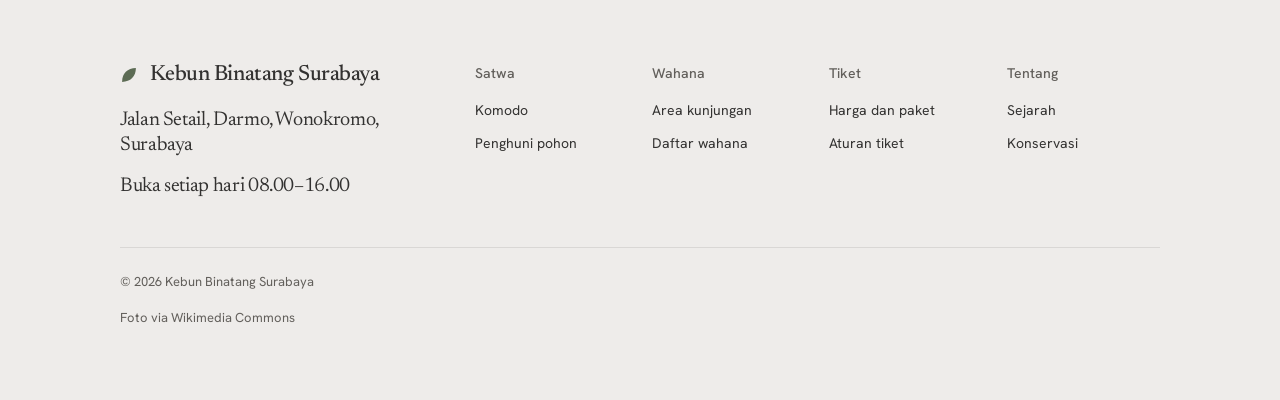
<file: tentang.html>
<!doctype html>
<html lang="id" data-type="place" data-radius="sharp" data-buttons="block" data-motion>
<head>
<meta charset="utf-8">
<meta name="viewport" content="width=device-width, initial-scale=1, viewport-fit=cover">
<title>Tentang Kebun Binatang Surabaya: sejarah sejak 1916 dan konservasi</title>
<meta name="description" content="Sejarah KBS dari halaman rumah H.F.K. Kommer sampai Darmo, serta keterlibatannya dalam pembiakan komodo.">
<meta property="og:type" content="website">
<meta property="og:title" content="Tentang Kebun Binatang Surabaya: sejarah sejak 1916 dan konservasi">
<meta property="og:description" content="Sejarah KBS dari halaman rumah H.F.K. Kommer sampai Darmo, serta keterlibatannya dalam pembiakan komodo.">
<meta property="og:image" content="share.jpg">
<meta name="twitter:card" content="summary_large_image">
<link rel="icon" href="favicon.svg" type="image/svg+xml">
<meta name="theme-color" content="#eeecea">
<!-- <link rel="canonical" href="https://domain-resmi-anda/tentang.html"> -->
<meta name="site-kind" content="other">
<meta name="page-type" content="place">
<meta name="page-kind" content="place">
<link rel="preconnect" href="https://fonts.googleapis.com">
<link rel="preconnect" href="https://fonts.gstatic.com" crossorigin>
<link href="https://fonts.googleapis.com/css2?family=Newsreader:opsz,wght@6..72,400..600&family=Hanken+Grotesk:wght@400..600&display=swap" rel="stylesheet">
<link rel="stylesheet" href="assets/system.css">
<link rel="stylesheet" href="assets/ui/cards.css">
<link rel="stylesheet" href="assets/motion/motion.css">
<link rel="stylesheet" href="assets/layout/layout.css">
<link rel="stylesheet" href="style.css">
<script>document.documentElement.classList.add('m-enter');setTimeout(()=>document.documentElement.classList.add('m-enter-done'),700)</script>
<script>document.documentElement.classList.add('mo-js');setTimeout(()=>document.documentElement.classList.add('mo-safe'),2500)</script>
<link rel="modulepreload" href="assets/moments/moments.js">
<link rel="modulepreload" href="assets/moments/lib.js">
<link rel="modulepreload" href="assets/moments/picture-develops/moment.js">
</head>
<body>
<!-- type: place. deal: hero place, nav-split, close-photo, footer-columns, rhythm space, buttons block, mark leaf,
     offer pair, place story, type moment address. palette three-stones, type newsreader. moment: picture-develops. -->
<header class="nav nav--split">
  <div class="wrap nav__bar">
    <a class="skip-link" href="#top">Langsung ke isi</a>
    <a class="nav__logo" href="index.html"><span class="mark" data-mark="leaf" aria-hidden="true"></span>Kebun Binatang Surabaya</a>
    <nav class="nav__links" aria-label="Utama">
      <div class="nav__item"><a class="nav__link" href="satwa.html">Satwa</a></div>
      <div class="nav__item"><a class="nav__link" href="wahana.html">Wahana</a></div>
      <div class="nav__item"><a class="nav__link" href="tiket.html#harga">Harga</a></div>
      <div class="nav__item"><a class="nav__link" href="tentang.html" aria-current="page">Tentang</a></div>
    </nav>
    <div class="nav__actions"><a class="btn btn--primary" href="tiket.html#pesan">Beli tiket</a></div>
    <button class="nav__toggle" type="button" aria-expanded="false" aria-label="Menu"><svg width="18" height="18" viewBox="0 0 18 18" aria-hidden="true"><path d="M2 5h14M2 13h14" stroke="currentColor" stroke-width="1.6" stroke-linecap="round"/></svg></button>
  </div>
</header>
<main id="top">
  <section class="hero hero--place" data-enter aria-labelledby="hero-h">
    <img class="hero__bg" data-phone-fill src="assets/img/photo-f201949975-hero.webp" width="2400" height="1488" sizes="100vw" alt="Tajuk pepohonan rindang menaungi area kebun binatang" style="--ly-pos: 50% 40%" fetchpriority="high" data-source="stand-in" data-subject="pepohonan KBS">
    <div class="wrap"><div class="hero-text">
      <div class="hero__text">
        <h1 id="hero-h">Tentang Kebun Binatang Surabaya</h1>
        <p class="hero__lead">Berdiri 31 Agustus 1916, kini merawat lebih dari 2.000 satwa di Darmo.</p>
        <div class="btn-row"><a class="btn btn--primary" href="tiket.html#pesan">Beli tiket<svg class="m-arrow" viewBox="0 0 12 12" aria-hidden="true"><path class="m-arrow__stem" d="M1 6h8"/><path class="m-arrow__head" d="M4.5 2.5 8 6l-3.5 3.5"/></svg></a></div>
      </div>
    </div></div>
  </section>

  <section class="section" id="sejarah" aria-labelledby="sejarah-h">
    <div class="wrap grid grid--top">
      <div class="span-6 story">
        <h2 id="sejarah-h">Sejarah dari Kaliondo ke Darmo</h2>
        <p>H.F.K. Kommer, redaktur <i>Pewarta Soerabaia</i>, memulai kebun ini dari koleksi satwa di halaman rumahnya di Kaliondo. Pada 28 September 1917 satwanya pindah ke Grudo, Pandegiling, di bekas pabrik gula.</p>
        <p>Karcis masuk mulai ditarik April 1918, 10 sen untuk pribumi dan 20 sen untuk nonpribumi. Pada 1920 lahan 30.400 m² di Darmo diserahkan untuk perluasan, lalu bertambah lagi pada 1927.</p>
        <p><a class="link" href="satwa.html">Lihat satwa hari ini</a></p>
      </div>
      <figure class="develop span-6 start-7" data-moment="picture-develops"><img src="assets/img/photo-f33382081-1200.webp" srcset="assets/img/photo-f33382081-600.webp 600w, assets/img/photo-f33382081-1200.webp 1200w" width="1200" height="1101" sizes="(max-width: 639px) 640px, 50vw" alt="Foto hitam putih tahun 1954, sepasang pengunjung berdiri di samping patung harimau di kebun binatang" loading="lazy" decoding="async" data-source="stand-in" data-subject="foto arsip 1954"></figure>
    </div>
  </section>

  <section class="section" id="konservasi" aria-labelledby="konservasi-h">
    <div class="wrap">
      <div class="section-head section-head--split">
        <h2 id="konservasi-h">Konservasi komodo dan satwa langka</h2>
        <div class="head-side"><p>KBS terlibat dalam program peminjaman pembiakan komodo bersama iZoo, Jepang.</p><a class="link" href="satwa.html#komodo">Lihat profil komodo</a></div>
      </div>
      <div class="grid grid--top">
        <figure class="pl-photo span-6" style="--pl-r: 1.333"><img src="assets/img/photo-f202003405-1200.webp" srcset="assets/img/photo-f202003405-600.webp 600w, assets/img/photo-f202003405-1200.webp 1200w" width="1200" height="800" sizes="(max-width: 639px) 640px, 50vw" alt="Kawanan komodo di area berpasir yang teduh" loading="lazy" decoding="async" data-source="stand-in" data-subject="komodo"></figure>
        <figure class="pl-photo span-6" style="--pl-r: 1.333"><img src="assets/img/photo-f201911765-1200.webp" srcset="assets/img/photo-f201911765-600.webp 600w, assets/img/photo-f201911765-1200.webp 1200w" width="1200" height="826" sizes="(max-width: 639px) 640px, 50vw" alt="Orang utan jantan duduk di dekat dinding bermural hutan" loading="lazy" decoding="async" data-source="stand-in" data-subject="orang utan"></figure>
      </div>
    </div>
  </section>

</main>

<footer class="footer closing" id="contact" aria-labelledby="close-h">
  <div class="wrap">
    <div class="closing__cta close--photo">
      <div class="section-head--split">
        <div><h2 id="close-h">Beli tiket</h2><p class="t-lead">Rp15.000 per&nbsp;orang, anak di bawah 85&nbsp;cm gratis.</p></div>
        <a class="btn btn--primary" href="tiket.html#pesan">Beli tiket<svg class="m-arrow" viewBox="0 0 12 12" aria-hidden="true"><path class="m-arrow__stem" d="M1 6h8"/><path class="m-arrow__head" d="M4.5 2.5 8 6l-3.5 3.5"/></svg></a>
      </div>
      <div class="close__media"><img src="assets/img/photo-f201885226-1200.webp" srcset="assets/img/photo-f201885226-600.webp 600w, assets/img/photo-f201885226-1200.webp 1200w" width="1200" height="901" sizes="(max-width: 639px) 800px, 1200px" alt="Kapibara beristirahat di tepi kolam" loading="lazy" decoding="async" data-source="stand-in" data-subject="kapibara"></div>
    </div>
    <div class="closing__links">
      <div class="grid">
        <div class="span-4 stack-4">
          <a class="nav__logo" href="index.html"><span class="mark" data-mark="leaf" aria-hidden="true"></span>Kebun Binatang Surabaya</a>
          <address class="footer__lede"><a href="https://www.openstreetmap.org/search?query=Jalan%20Setail%20Wonokromo%20Surabaya">Jalan Setail, Darmo, Wonokromo, Surabaya</a></address>
          <p class="footer__lede" data-assumed>Buka setiap hari 08.00–16.00</p>
        </div>
        <div class="span-2 footer__col"><h3>Satwa</h3><ul><li><a href="satwa.html#komodo">Komodo</a></li><li><a href="satwa.html#pohon">Penghuni pohon</a></li></ul></div>
        <div class="span-2 footer__col"><h3>Wahana</h3><ul><li><a href="wahana.html#area">Area kunjungan</a></li><li><a href="wahana.html#daftar">Daftar wahana</a></li></ul></div>
        <div class="span-2 footer__col"><h3>Tiket</h3><ul><li><a href="tiket.html#harga">Harga dan paket</a></li><li><a href="tiket.html#aturan">Aturan tiket</a></li></ul></div>
        <div class="span-2 footer__col"><h3>Tentang</h3><ul><li><a href="tentang.html#sejarah">Sejarah</a></li><li><a href="tentang.html#konservasi">Konservasi</a></li></ul></div>
      </div>
      <div class="footer__legal">
        <span>&copy; 2026 Kebun Binatang Surabaya</span>
        <a class="credits" href="credits.html">Foto via Wikimedia Commons</a>
      </div>
    </div>
  </div>
</footer>

<nav class="actionbar" aria-label="Aksi cepat"><a class="btn btn--primary" href="tiket.html#pesan">Beli tiket</a></nav>
<script type="module" src="assets/system.js"></script>
<script type="module" src="assets/motion/motion.js"></script>
<script type="module" src="assets/layout/layout.js"></script>
</body>
</html>
</file>
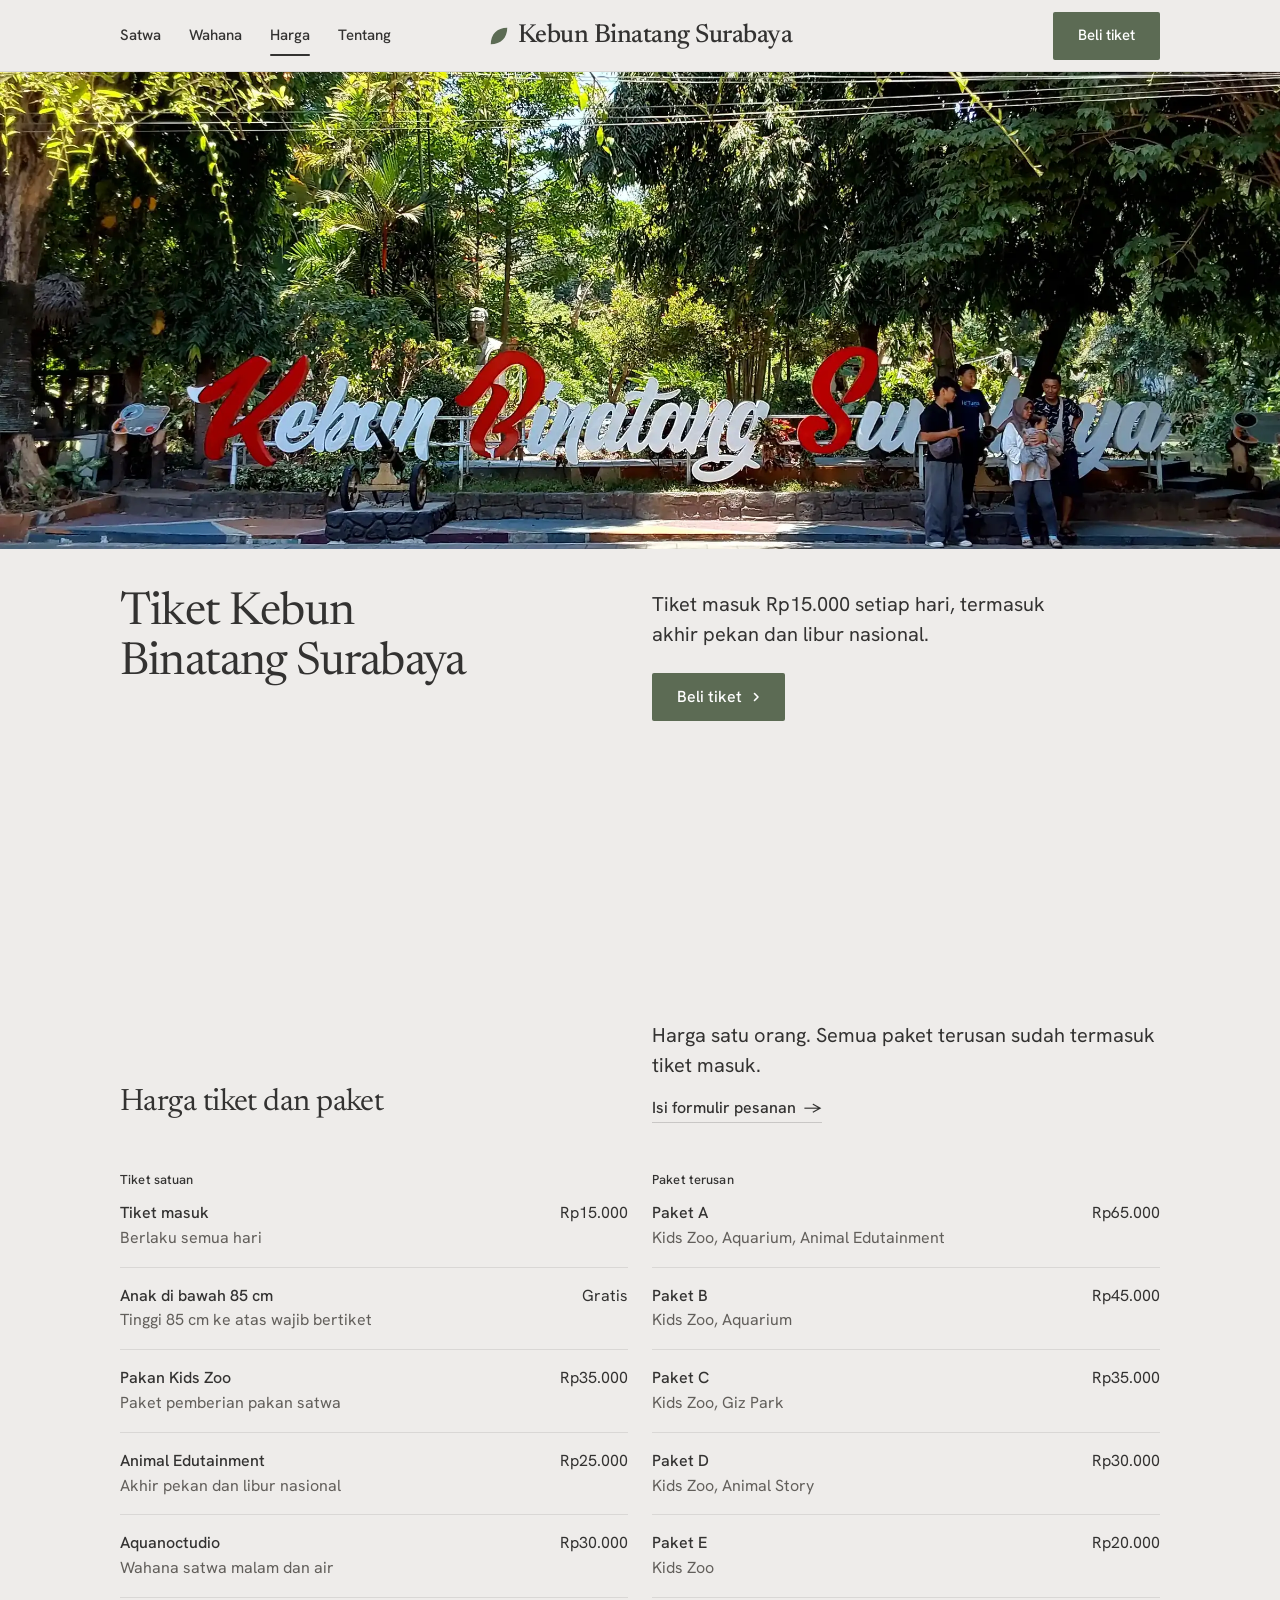
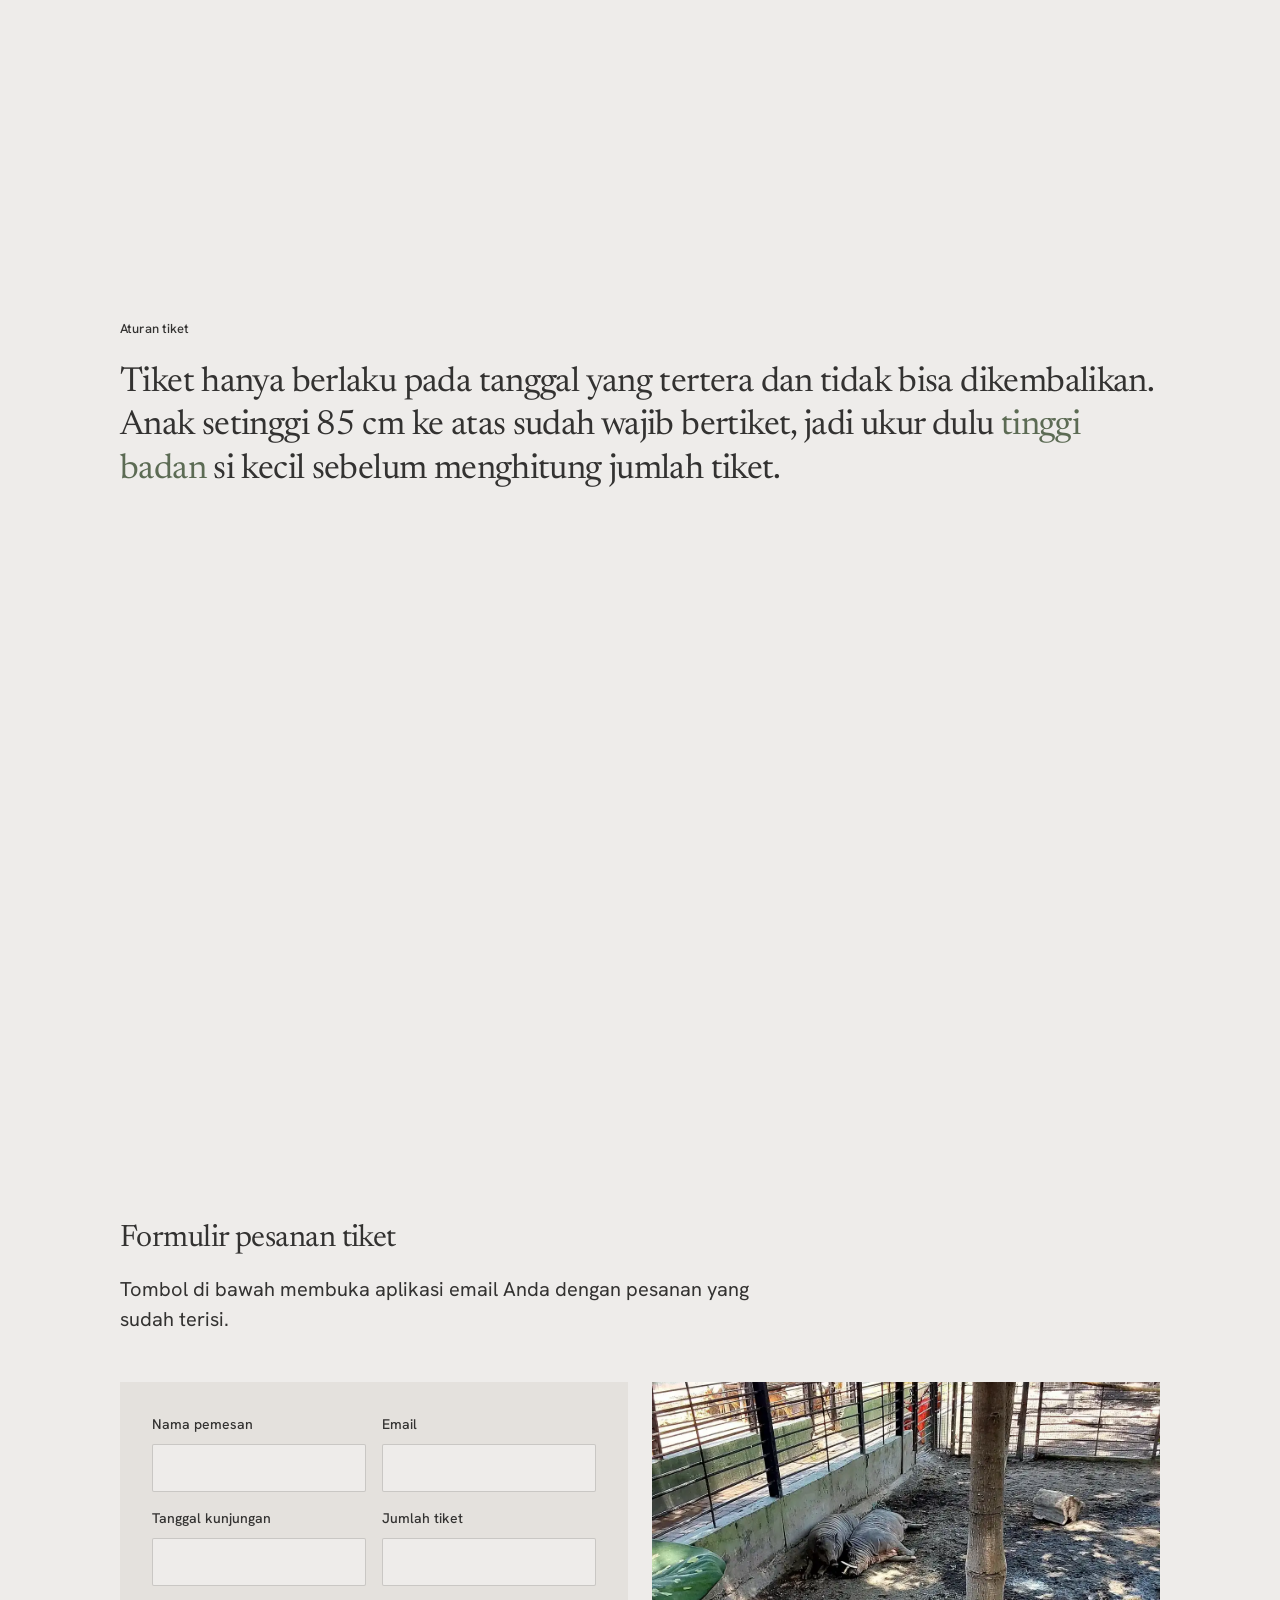
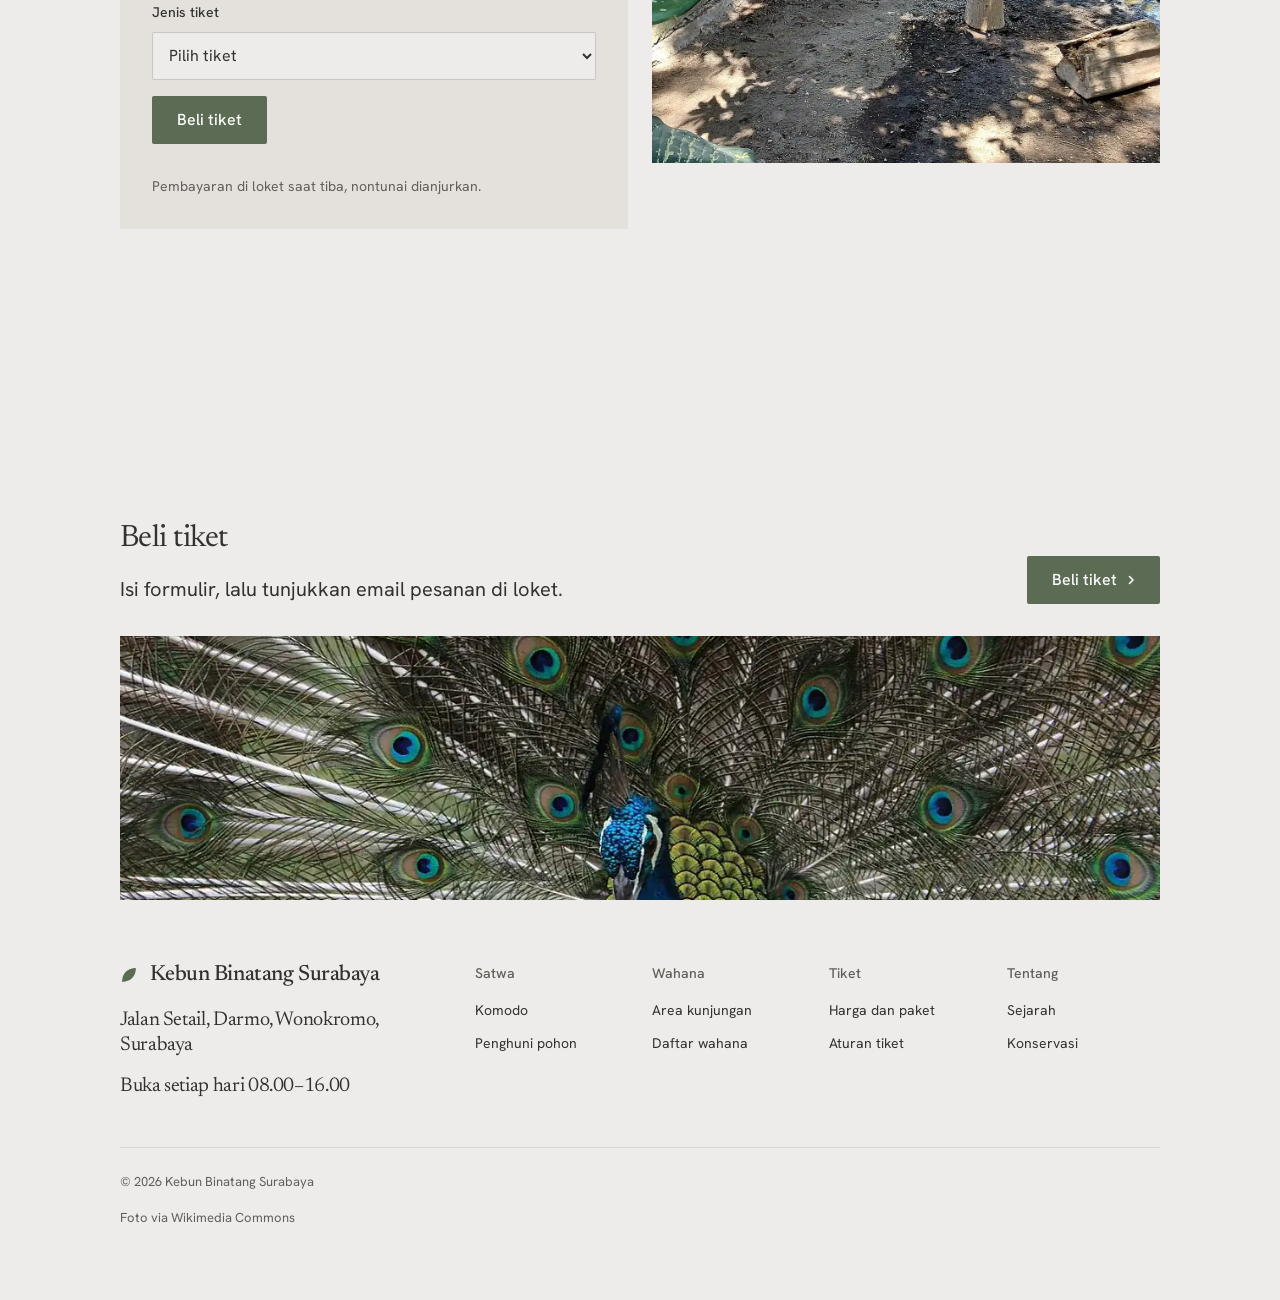
<file: tiket.html>
<!doctype html>
<html lang="id" data-type="place" data-radius="sharp" data-buttons="block" data-motion>
<head>
<meta charset="utf-8">
<meta name="viewport" content="width=device-width, initial-scale=1, viewport-fit=cover">
<title>Tiket Kebun Binatang Surabaya: harga, paket, dan pemesanan</title>
<meta name="description" content="Daftar harga tiket dan paket terusan KBS, aturan tiket anak, dan formulir pemesanan untuk tanggal kunjungan Anda.">
<meta property="og:type" content="website">
<meta property="og:title" content="Tiket Kebun Binatang Surabaya: harga, paket, dan pemesanan">
<meta property="og:description" content="Daftar harga tiket dan paket terusan KBS, aturan tiket anak, dan formulir pemesanan untuk tanggal kunjungan Anda.">
<meta property="og:image" content="share.jpg">
<meta name="twitter:card" content="summary_large_image">
<link rel="icon" href="favicon.svg" type="image/svg+xml">
<meta name="theme-color" content="#eeecea">
<!-- <link rel="canonical" href="https://domain-resmi-anda/tiket.html"> -->
<meta name="site-kind" content="other">
<meta name="page-type" content="place">
<meta name="page-kind" content="place">
<link rel="preconnect" href="https://fonts.googleapis.com">
<link rel="preconnect" href="https://fonts.gstatic.com" crossorigin>
<link href="https://fonts.googleapis.com/css2?family=Newsreader:opsz,wght@6..72,400..600&family=Hanken+Grotesk:wght@400..600&display=swap" rel="stylesheet">
<link rel="stylesheet" href="assets/system.css">
<link rel="stylesheet" href="assets/ui/cards.css">
<link rel="stylesheet" href="assets/motion/motion.css">
<link rel="stylesheet" href="assets/layout/layout.css">
<link rel="stylesheet" href="style.css">
<script>document.documentElement.classList.add('m-enter');setTimeout(()=>document.documentElement.classList.add('m-enter-done'),700)</script>
<script>document.documentElement.classList.add('mo-js');setTimeout(()=>document.documentElement.classList.add('mo-safe'),2500)</script>
<link rel="modulepreload" href="assets/moments/moments.js">
<link rel="modulepreload" href="assets/moments/lib.js">
<link rel="modulepreload" href="assets/moments/word-highlight/moment.js">
</head>
<body>
<!-- type: place. deal: hero place, nav-split, close-photo, footer-columns, rhythm space, buttons block, mark leaf,
     offer pair, place story, type moment address. palette three-stones, type newsreader. moment: word-highlight. -->
<header class="nav nav--split">
  <div class="wrap nav__bar">
    <a class="skip-link" href="#top">Langsung ke isi</a>
    <a class="nav__logo" href="index.html"><span class="mark" data-mark="leaf" aria-hidden="true"></span>Kebun Binatang Surabaya</a>
    <nav class="nav__links" aria-label="Utama">
      <div class="nav__item"><a class="nav__link" href="satwa.html">Satwa</a></div>
      <div class="nav__item"><a class="nav__link" href="wahana.html">Wahana</a></div>
      <div class="nav__item"><a class="nav__link" href="tiket.html#harga" aria-current="page">Harga</a></div>
      <div class="nav__item"><a class="nav__link" href="tentang.html">Tentang</a></div>
    </nav>
    <div class="nav__actions"><a class="btn btn--primary" href="tiket.html#pesan">Beli tiket</a></div>
    <button class="nav__toggle" type="button" aria-expanded="false" aria-label="Menu"><svg width="18" height="18" viewBox="0 0 18 18" aria-hidden="true"><path d="M2 5h14M2 13h14" stroke="currentColor" stroke-width="1.6" stroke-linecap="round"/></svg></button>
  </div>
</header>
<main id="top">
  <section class="hero hero--place" data-enter aria-labelledby="hero-h">
    <img class="hero__bg" data-phone-fill src="assets/img/photo-f201950766-hero.webp" width="2400" height="1488" sizes="100vw" alt="Tulisan besar Kebun Binatang Surabaya di plaza depan di bawah pepohonan" style="--ly-pos: 50% 62%" fetchpriority="high" data-source="stand-in" data-subject="plaza depan KBS">
    <div class="wrap"><div class="hero-text">
      <div class="hero__text">
        <h1 id="hero-h">Tiket Kebun Binatang Surabaya</h1>
        <p class="hero__lead">Tiket masuk Rp15.000 setiap hari, termasuk akhir pekan dan libur nasional.</p>
        <div class="btn-row"><a class="btn btn--primary" href="#pesan">Beli tiket<svg class="m-arrow" viewBox="0 0 12 12" aria-hidden="true"><path class="m-arrow__stem" d="M1 6h8"/><path class="m-arrow__head" d="M4.5 2.5 8 6l-3.5 3.5"/></svg></a></div>
      </div>
    </div></div>
  </section>

  <section class="section" id="harga" aria-labelledby="harga-h">
    <div class="wrap">
      <div class="section-head section-head--split">
        <h2 id="harga-h">Harga tiket dan paket</h2>
        <div class="head-side"><p>Harga satu orang. Semua paket terusan sudah termasuk tiket masuk.</p><a class="link" href="#pesan">Isi formulir pesanan</a></div>
      </div>
      <div class="grid grid--top">
        <div class="span-6"><p class="t-label group-label">Tiket satuan</p><ul class="rows">
          <li><span class="rows__name">Tiket masuk<small>Berlaku semua hari</small></span><span class="rows__value" data-assumed>Rp15.000</span></li>
          <li><span class="rows__name">Anak di bawah 85&nbsp;cm<small>Tinggi 85&nbsp;cm ke atas wajib bertiket</small></span><span class="rows__value" data-assumed>Gratis</span></li>
          <li><span class="rows__name">Pakan Kids Zoo<small>Paket pemberian pakan satwa</small></span><span class="rows__value" data-assumed>Rp35.000</span></li>
          <li><span class="rows__name">Animal Edutainment<small>Akhir pekan dan libur nasional</small></span><span class="rows__value" data-assumed>Rp25.000</span></li>
          <li><span class="rows__name">Aquanoctudio<small>Wahana satwa malam dan air</small></span><span class="rows__value" data-assumed>Rp30.000</span></li>
        </ul></div>
        <div class="span-6"><p class="t-label group-label">Paket terusan</p><ul class="rows">
          <li><span class="rows__name">Paket A<small>Kids Zoo, Aquarium, Animal Edutainment</small></span><span class="rows__value" data-assumed>Rp65.000</span></li>
          <li><span class="rows__name">Paket B<small>Kids Zoo, Aquarium</small></span><span class="rows__value" data-assumed>Rp45.000</span></li>
          <li><span class="rows__name">Paket C<small>Kids Zoo, Giz Park</small></span><span class="rows__value" data-assumed>Rp35.000</span></li>
          <li><span class="rows__name">Paket D<small>Kids Zoo, Animal Story</small></span><span class="rows__value" data-assumed>Rp30.000</span></li>
          <li><span class="rows__name">Paket E<small>Kids Zoo</small></span><span class="rows__value" data-assumed>Rp20.000</span></li>
        </ul></div>
      </div>
    </div>
  </section>

  <section class="section statement" id="aturan" data-moment="word-highlight" aria-label="Aturan tiket">
    <div class="wrap">
      <p class="t-label">Aturan tiket</p>
      <p class="mo-wh__text">Tiket hanya berlaku pada tanggal yang tertera dan tidak bisa dikembalikan. Anak setinggi 85&nbsp;cm ke atas sudah wajib bertiket, jadi ukur dulu <strong>tinggi badan</strong> si kecil sebelum menghitung jumlah tiket.</p>
    </div>
  </section>

  <section class="section" id="pesan" aria-labelledby="pesan-h">
    <div class="wrap">
      <div class="section-head"><h2 id="pesan-h">Formulir pesanan tiket</h2><p>Tombol di bawah membuka aplikasi email Anda dengan pesanan yang sudah terisi.</p></div>
      <div class="grid grid--top booking">
        <form class="form booking__form span-6" action="mailto:tiket@kbs.example" method="post" enctype="text/plain" data-endpoint="" data-sent="Pesanan tiket Anda sudah masuk." novalidate>
            <div class="field"><label for="f-name">Nama pemesan</label>
              <input id="f-name" name="nama" type="text" autocomplete="name" required aria-describedby="f-name-err">
              <p class="field__error" id="f-name-err" hidden>Tulis nama pemesan tiket.</p></div>
            <div class="field"><label for="f-email">Email</label>
              <input id="f-email" name="email" type="email" autocomplete="email" inputmode="email" required aria-describedby="f-email-err">
              <p class="field__error" id="f-email-err" hidden>Tulis alamat email dengan tanda @.</p></div>
            <div class="field"><label for="f-date">Tanggal kunjungan</label>
              <input id="f-date" name="tanggal" type="text" autocomplete="off" required aria-describedby="f-date-err">
              <p class="field__error" id="f-date-err" hidden>Tulis tanggal Anda datang, misalnya 24 Desember 2026.</p></div>
            <div class="field"><label for="f-qty">Jumlah tiket</label>
              <input id="f-qty" name="jumlah" type="text" inputmode="numeric" autocomplete="off" required aria-describedby="f-qty-err">
              <p class="field__error" id="f-qty-err" hidden>Tulis jumlah tiket dengan angka.</p></div>
            <div class="field field--full"><label for="f-type">Jenis tiket</label>
              <select id="f-type" name="jenis" required aria-describedby="f-type-err"><option value="">Pilih tiket</option><option>Tiket masuk, Rp15.000</option><option>Paket A, Rp65.000</option><option>Paket B, Rp45.000</option><option>Paket C, Rp35.000</option><option>Paket D, Rp30.000</option><option>Paket E, Rp20.000</option></select>
              <p class="field__error" id="f-type-err" hidden>Pilih satu jenis tiket.</p></div>
            <div class="btn-row"><button class="btn btn--primary" type="submit">Beli tiket</button></div>
            <p class="form__status" role="status" data-form-status></p>
            <p class="t-small muted">Pembayaran di loket saat tiba, nontunai dianjurkan.</p>
        </form>
        <figure class="pl-photo span-6 start-7" style="--pl-r: 1.333"><img src="assets/img/photo-f201952166-1200.webp" srcset="assets/img/photo-f201952166-600.webp 600w, assets/img/photo-f201952166-1200.webp 1200w" width="1200" height="1600" sizes="(max-width: 639px) 640px, 50vw" alt="Babirusa beristirahat di lantai kandang yang teduh" loading="lazy" decoding="async" data-source="stand-in" data-subject="babirusa"></figure>
      </div>
    </div>
  </section>

</main>

<footer class="footer closing" id="contact" aria-labelledby="close-h">
  <div class="wrap">
    <div class="closing__cta close--photo">
      <div class="section-head--split">
        <div><h2 id="close-h">Beli tiket</h2><p class="t-lead">Isi formulir, lalu tunjukkan email pesanan di loket.</p></div>
        <a class="btn btn--primary" href="#pesan">Beli tiket<svg class="m-arrow" viewBox="0 0 12 12" aria-hidden="true"><path class="m-arrow__stem" d="M1 6h8"/><path class="m-arrow__head" d="M4.5 2.5 8 6l-3.5 3.5"/></svg></a>
      </div>
      <div class="close__media"><img src="assets/img/photo-f100234529-1200.webp" srcset="assets/img/photo-f100234529-600.webp 600w, assets/img/photo-f100234529-1200.webp 1200w" width="1200" height="873" sizes="(max-width: 639px) 800px, 1200px" alt="Merak jantan mengembangkan ekornya" loading="lazy" decoding="async" data-source="stand-in" data-subject="merak"></div>
    </div>
    <div class="closing__links">
      <div class="grid">
        <div class="span-4 stack-4">
          <a class="nav__logo" href="index.html"><span class="mark" data-mark="leaf" aria-hidden="true"></span>Kebun Binatang Surabaya</a>
          <address class="footer__lede"><a href="https://www.openstreetmap.org/search?query=Jalan%20Setail%20Wonokromo%20Surabaya">Jalan Setail, Darmo, Wonokromo, Surabaya</a></address>
          <p class="footer__lede" data-assumed>Buka setiap hari 08.00–16.00</p>
        </div>
        <div class="span-2 footer__col"><h3>Satwa</h3><ul><li><a href="satwa.html#komodo">Komodo</a></li><li><a href="satwa.html#pohon">Penghuni pohon</a></li></ul></div>
        <div class="span-2 footer__col"><h3>Wahana</h3><ul><li><a href="wahana.html#area">Area kunjungan</a></li><li><a href="wahana.html#daftar">Daftar wahana</a></li></ul></div>
        <div class="span-2 footer__col"><h3>Tiket</h3><ul><li><a href="tiket.html#harga">Harga dan paket</a></li><li><a href="tiket.html#aturan">Aturan tiket</a></li></ul></div>
        <div class="span-2 footer__col"><h3>Tentang</h3><ul><li><a href="tentang.html#sejarah">Sejarah</a></li><li><a href="tentang.html#konservasi">Konservasi</a></li></ul></div>
      </div>
      <div class="footer__legal">
        <span>&copy; 2026 Kebun Binatang Surabaya</span>
        <a class="credits" href="credits.html">Foto via Wikimedia Commons</a>
      </div>
    </div>
  </div>
</footer>

<nav class="actionbar" aria-label="Aksi cepat"><a class="btn btn--primary" href="tiket.html#pesan">Beli tiket</a></nav>
<script type="module" src="assets/system.js"></script>
<script type="module" src="assets/motion/motion.js"></script>
<script type="module" src="assets/layout/layout.js"></script>
</body>
</html>
</file>
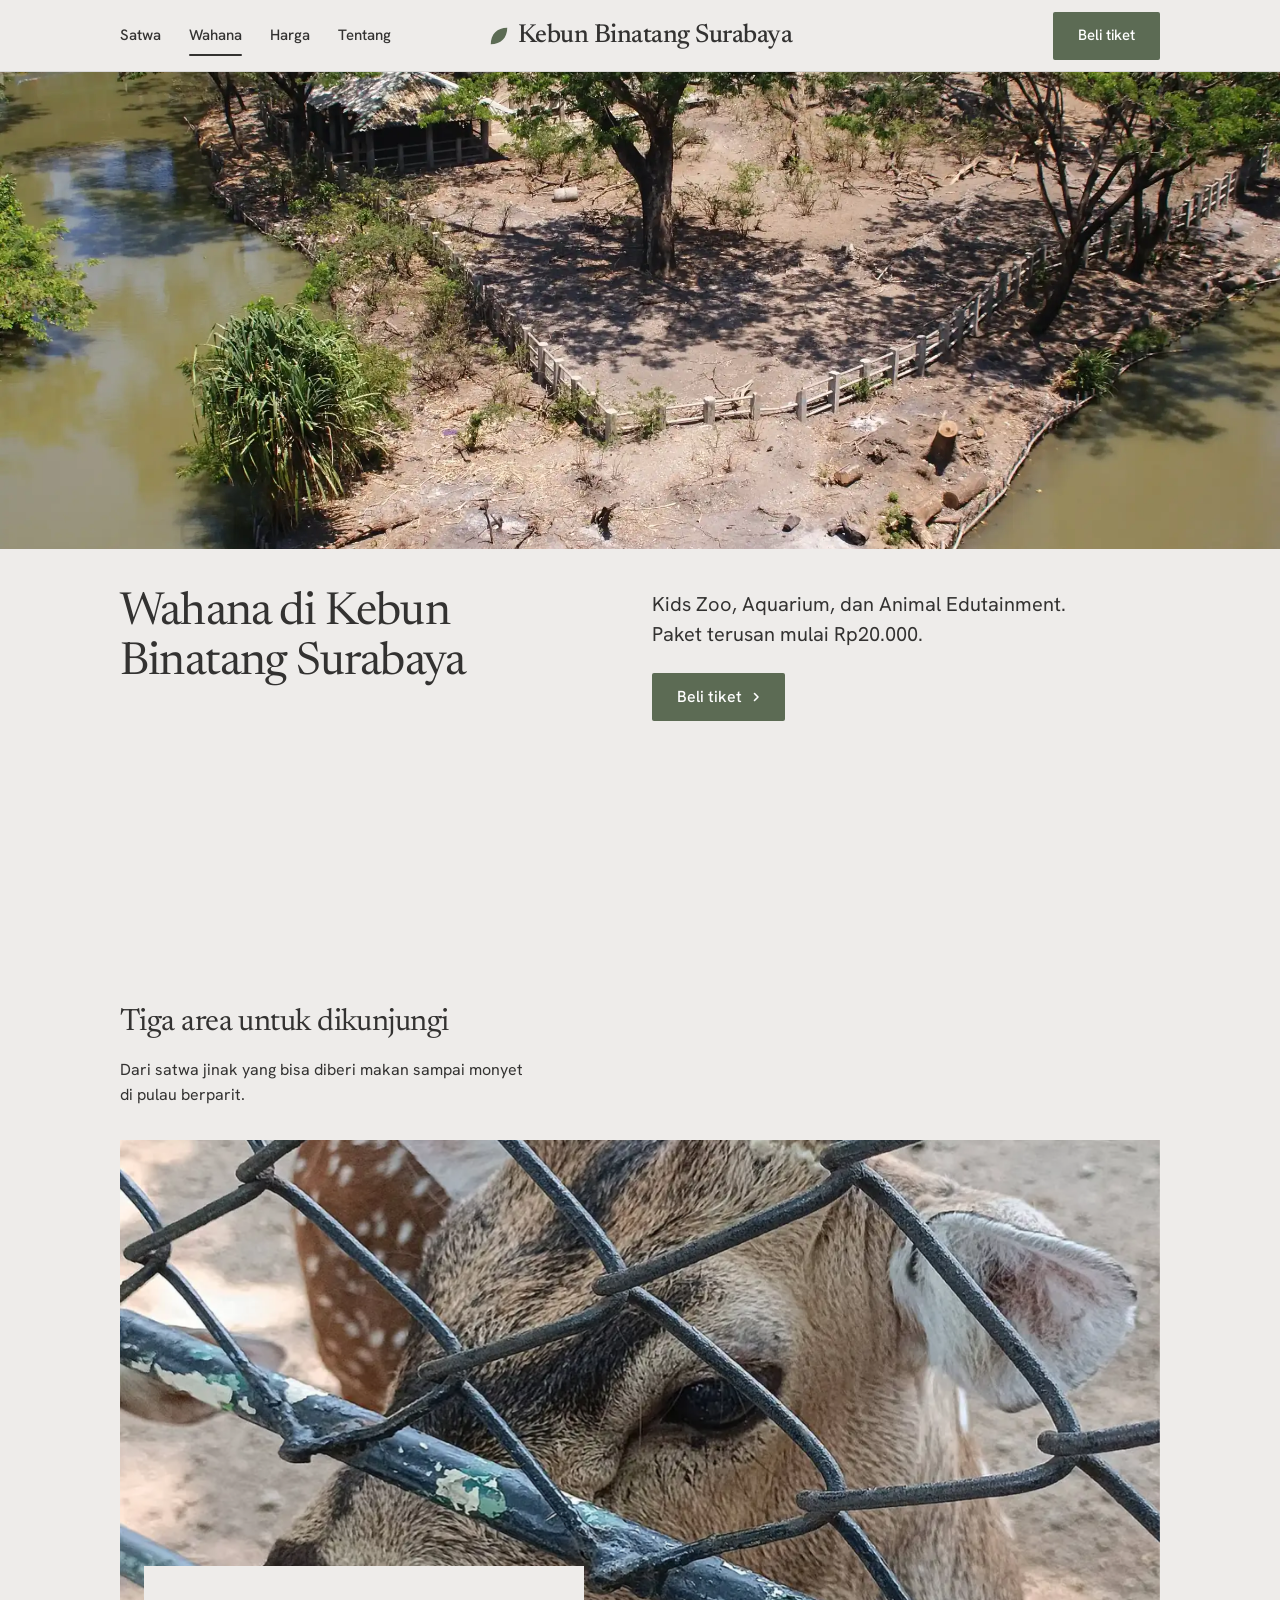
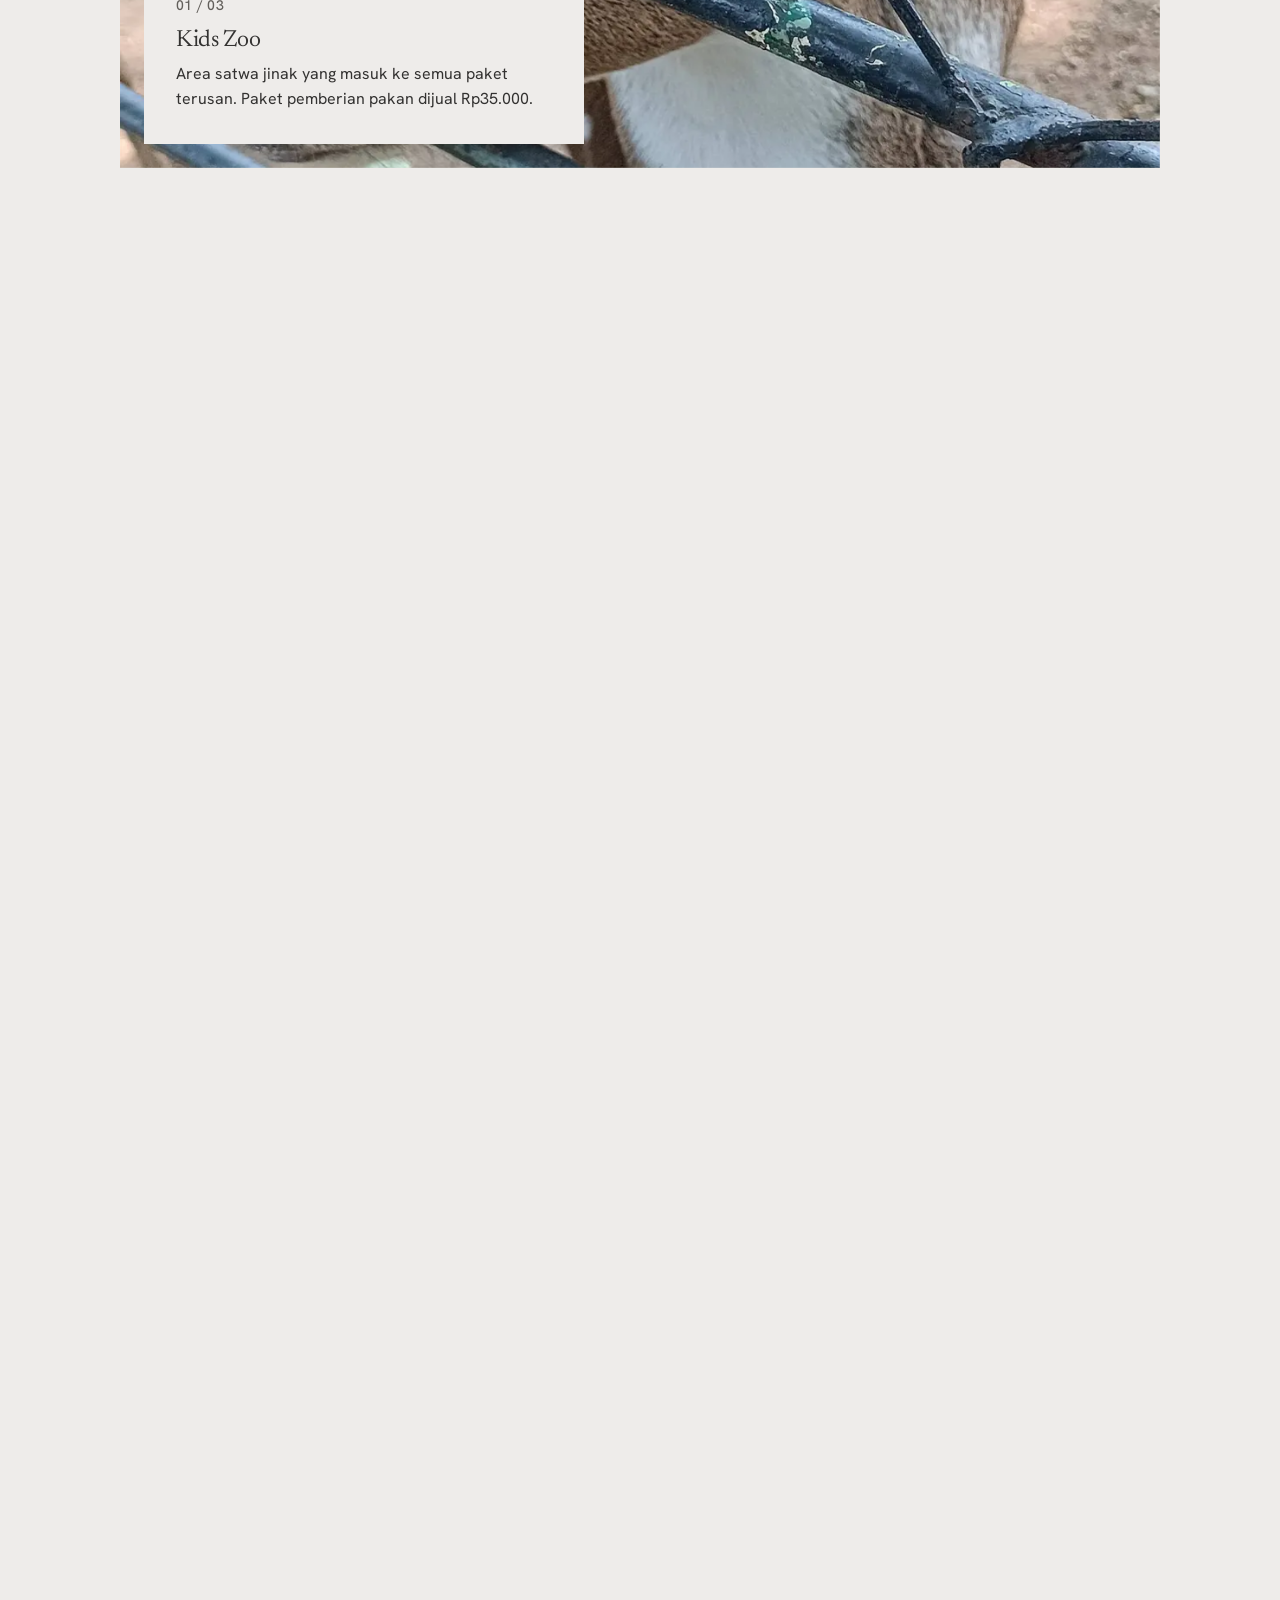
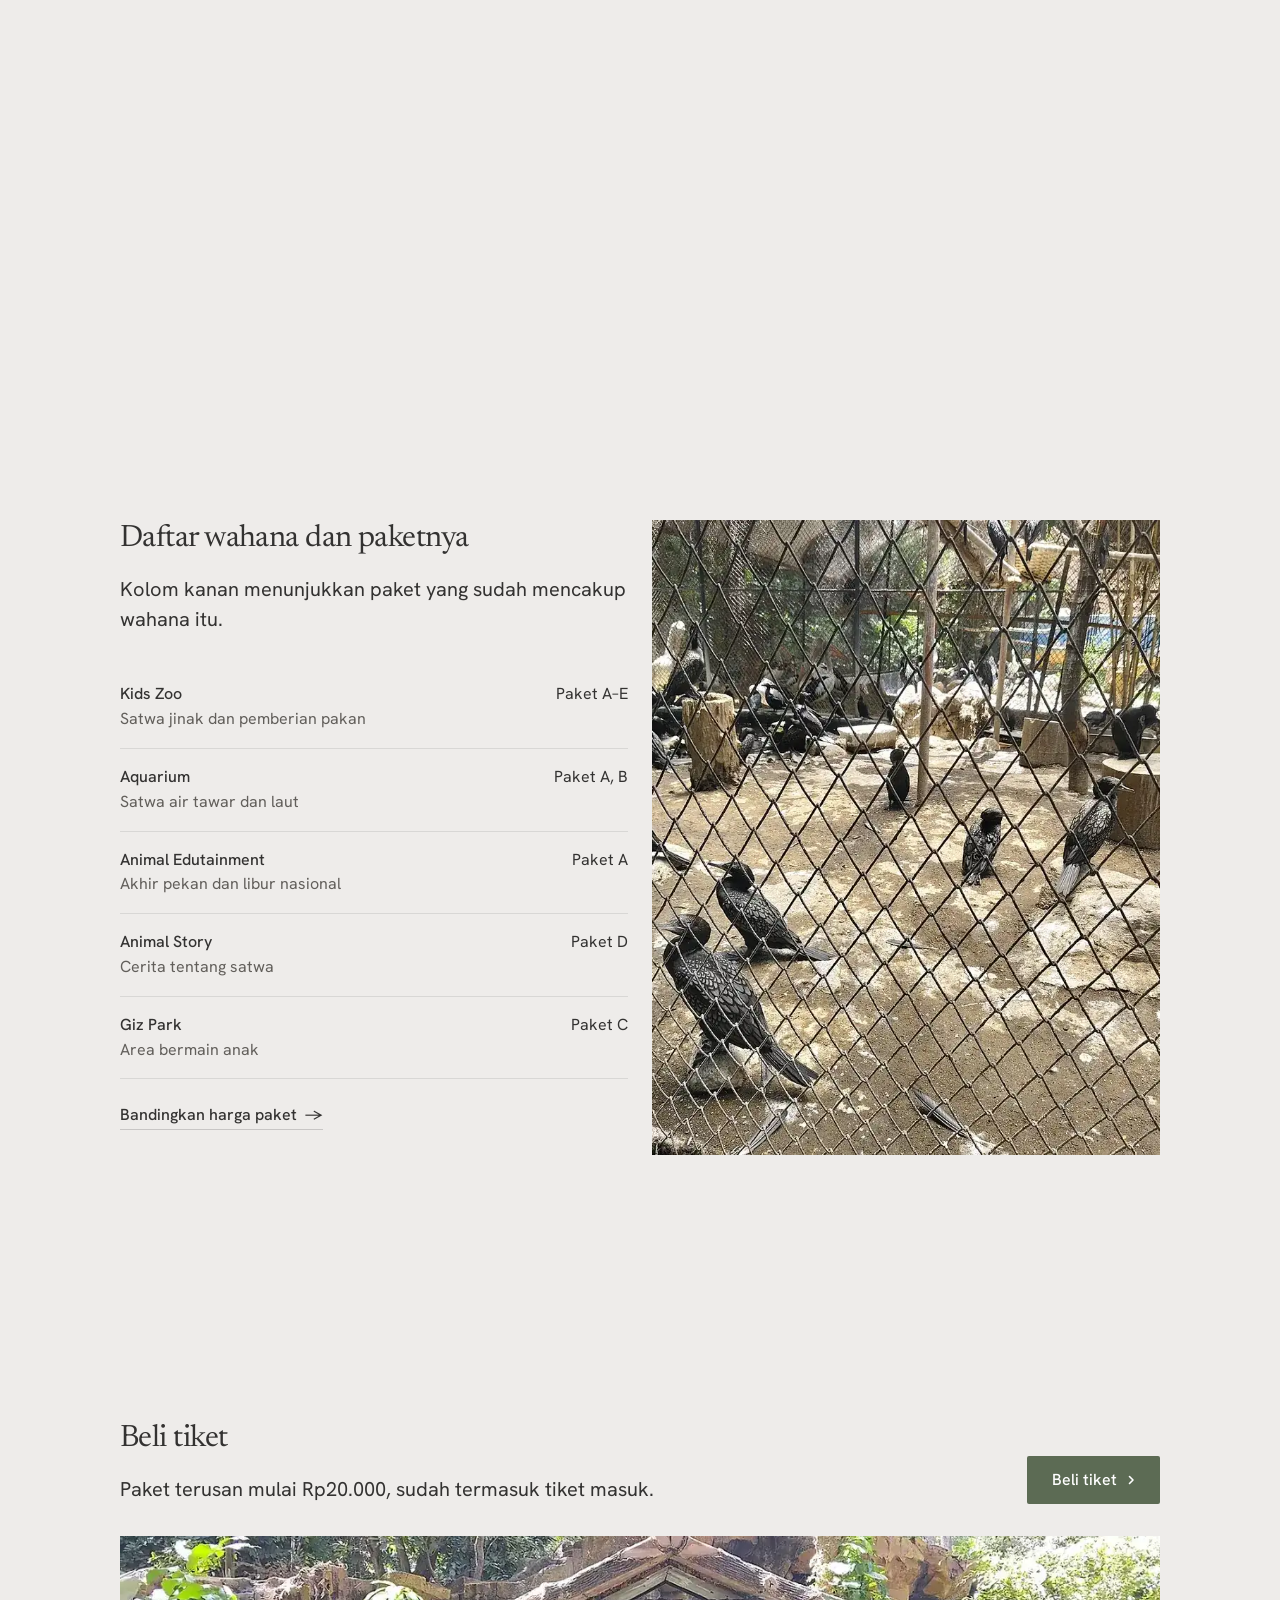
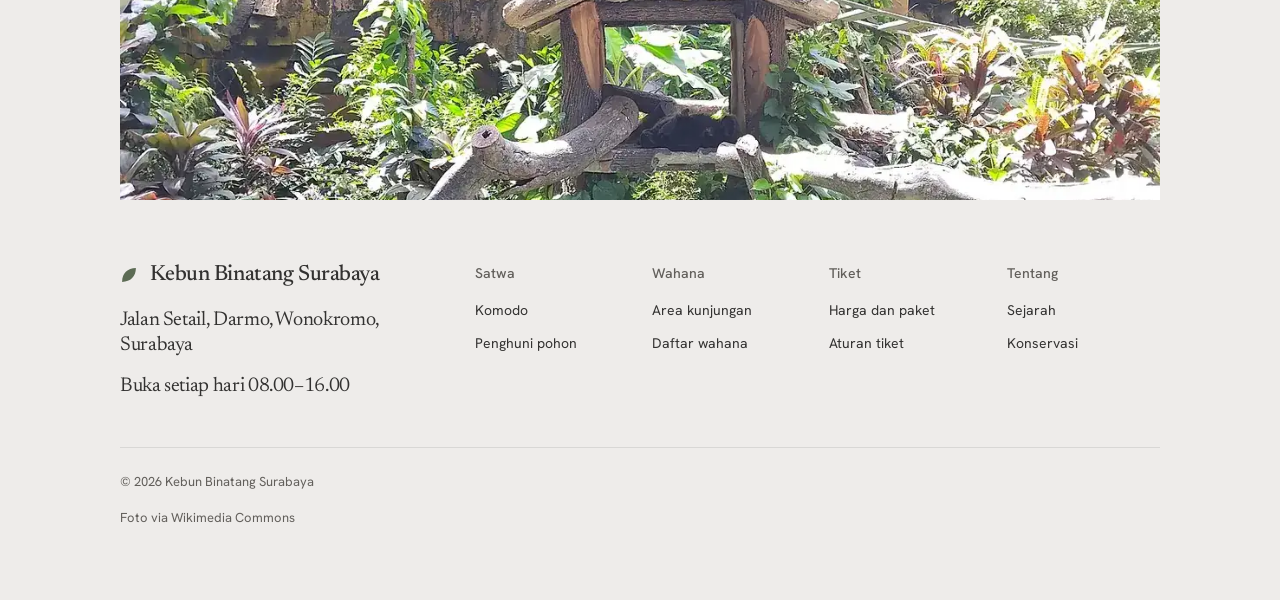
<file: wahana.html>
<!doctype html>
<html lang="id" data-type="place" data-radius="sharp" data-buttons="block" data-motion>
<head>
<meta charset="utf-8">
<meta name="viewport" content="width=device-width, initial-scale=1, viewport-fit=cover">
<title>Wahana Kebun Binatang Surabaya: Kids Zoo, Aquarium, dan paket terusan</title>
<meta name="description" content="Daftar wahana KBS dan paket yang mencakupnya, dari Kids Zoo sampai Animal Edutainment, supaya Anda bisa memilih tiket yang pas.">
<meta property="og:type" content="website">
<meta property="og:title" content="Wahana Kebun Binatang Surabaya: Kids Zoo, Aquarium, dan paket terusan">
<meta property="og:description" content="Daftar wahana KBS dan paket yang mencakupnya, dari Kids Zoo sampai Animal Edutainment, supaya Anda bisa memilih tiket yang pas.">
<meta property="og:image" content="share.jpg">
<meta name="twitter:card" content="summary_large_image">
<link rel="icon" href="favicon.svg" type="image/svg+xml">
<meta name="theme-color" content="#eeecea">
<!-- <link rel="canonical" href="https://domain-resmi-anda/wahana.html"> -->
<meta name="site-kind" content="other">
<meta name="page-type" content="place">
<meta name="page-kind" content="place">
<link rel="preconnect" href="https://fonts.googleapis.com">
<link rel="preconnect" href="https://fonts.gstatic.com" crossorigin>
<link href="https://fonts.googleapis.com/css2?family=Newsreader:opsz,wght@6..72,400..600&family=Hanken+Grotesk:wght@400..600&display=swap" rel="stylesheet">
<link rel="stylesheet" href="assets/system.css">
<link rel="stylesheet" href="assets/ui/cards.css">
<link rel="stylesheet" href="assets/motion/motion.css">
<link rel="stylesheet" href="assets/layout/layout.css">
<link rel="stylesheet" href="style.css">
<script>document.documentElement.classList.add('m-enter');setTimeout(()=>document.documentElement.classList.add('m-enter-done'),700)</script>
<script>document.documentElement.classList.add('mo-js');setTimeout(()=>document.documentElement.classList.add('mo-safe'),2500)</script>
<link rel="modulepreload" href="assets/moments/moments.js">
<link rel="modulepreload" href="assets/moments/lib.js">
<link rel="modulepreload" href="assets/moments/photo-chapters/moment.js">
</head>
<body>
<!-- type: place. deal: hero place, nav-split, close-photo, footer-columns, rhythm space, buttons block, mark leaf,
     offer pair, place story, type moment address. palette three-stones, type newsreader. moment: photo-chapters. -->
<header class="nav nav--split">
  <div class="wrap nav__bar">
    <a class="skip-link" href="#top">Langsung ke isi</a>
    <a class="nav__logo" href="index.html"><span class="mark" data-mark="leaf" aria-hidden="true"></span>Kebun Binatang Surabaya</a>
    <nav class="nav__links" aria-label="Utama">
      <div class="nav__item"><a class="nav__link" href="satwa.html">Satwa</a></div>
      <div class="nav__item"><a class="nav__link" href="wahana.html" aria-current="page">Wahana</a></div>
      <div class="nav__item"><a class="nav__link" href="tiket.html#harga">Harga</a></div>
      <div class="nav__item"><a class="nav__link" href="tentang.html">Tentang</a></div>
    </nav>
    <div class="nav__actions"><a class="btn btn--primary" href="tiket.html#pesan">Beli tiket</a></div>
    <button class="nav__toggle" type="button" aria-expanded="false" aria-label="Menu"><svg width="18" height="18" viewBox="0 0 18 18" aria-hidden="true"><path d="M2 5h14M2 13h14" stroke="currentColor" stroke-width="1.6" stroke-linecap="round"/></svg></button>
  </div>
</header>
<main id="top">
  <section class="hero hero--place" data-enter aria-labelledby="hero-h">
    <img class="hero__bg" data-phone-fill src="assets/img/photo-f8457453-hero.webp" width="2400" height="1488" sizes="100vw" alt="Pemandangan pulau dan telaga dari menara pandang kebun binatang" style="--ly-pos: 50% 55%" fetchpriority="high" data-source="stand-in" data-subject="telaga KBS">
    <div class="wrap"><div class="hero-text">
      <div class="hero__text">
        <h1 id="hero-h">Wahana di Kebun Binatang Surabaya</h1>
        <p class="hero__lead">Kids Zoo, Aquarium, dan Animal Edutainment. Paket terusan mulai Rp20.000.</p>
        <div class="btn-row"><a class="btn btn--primary" href="tiket.html#pesan">Beli tiket<svg class="m-arrow" viewBox="0 0 12 12" aria-hidden="true"><path class="m-arrow__stem" d="M1 6h8"/><path class="m-arrow__head" d="M4.5 2.5 8 6l-3.5 3.5"/></svg></a></div>
      </div>
    </div></div>
  </section>

  <section class="section" id="area" data-moment="photo-chapters" aria-labelledby="area-h">
    <div class="wrap mo-ph">
      <div class="mo-ph__head"><h2 id="area-h">Tiga area untuk dikunjungi</h2><p>Dari satwa jinak yang bisa diberi makan sampai monyet di pulau berparit.</p></div>
      <ol class="mo-ph__list">
        <li class="mo-ph__ch">
          <figure class="mo-ph__pic"><img src="assets/img/photo-f201885520-1200.webp" alt="Anak rusa menjulurkan kepala dari pagar kawat" width="1200" height="901" data-source="stand-in" data-subject="Kids Zoo"></figure>
          <h3>Kids Zoo</h3>
          <p>Area satwa jinak yang masuk ke semua paket terusan. Paket pemberian pakan dijual Rp35.000.</p>
        </li>
        <li class="mo-ph__ch">
          <figure class="mo-ph__pic"><img src="assets/img/photo-f202002854-1200.webp" alt="Pulau monyet dengan tiang kayu dikelilingi parit air" width="1200" height="675" data-source="stand-in" data-subject="pulau monyet"></figure>
          <h3>Pulau monyet</h3>
          <p>Kandang terbuka yang dibatasi parit air, jadi monyet terlihat tanpa jeruji di depan Anda.</p>
        </li>
        <li class="mo-ph__ch">
          <figure class="mo-ph__pic"><img src="assets/img/photo-f201950157-1200.webp" alt="Kolam teduh dengan burung air di kandang besar" width="1200" height="1600" data-source="stand-in" data-subject="kolam burung"></figure>
          <h3>Kolam burung air</h3>
          <p>Burung air tinggal di kandang tinggi dengan kolam dan pepohonan di dalamnya.</p>
        </li>
      </ol>
    </div>
  </section>

  <section class="section" id="daftar" aria-labelledby="daftar-h">
    <div class="wrap grid grid--top">
      <div class="span-6">
        <div class="section-head"><h2 id="daftar-h">Daftar wahana dan paketnya</h2><p>Kolom kanan menunjukkan paket yang sudah mencakup wahana itu.</p></div>
        <ul class="rows">
          <li><span class="rows__name">Kids Zoo<small>Satwa jinak dan pemberian pakan</small></span><span class="rows__value" data-assumed>Paket A–E</span></li>
          <li><span class="rows__name">Aquarium<small>Satwa air tawar dan laut</small></span><span class="rows__value" data-assumed>Paket A, B</span></li>
          <li><span class="rows__name">Animal Edutainment<small>Akhir pekan dan libur nasional</small></span><span class="rows__value" data-assumed>Paket A</span></li>
          <li><span class="rows__name">Animal Story<small>Cerita tentang satwa</small></span><span class="rows__value" data-assumed>Paket D</span></li>
          <li><span class="rows__name">Giz Park<small>Area bermain anak</small></span><span class="rows__value" data-assumed>Paket C</span></li>
        </ul>
        <p class="after-rows"><a class="link" href="tiket.html#harga">Bandingkan harga paket</a></p>
      </div>
      <figure class="pl-photo span-6 start-7" style="--pl-r: 0.8"><img src="assets/img/photo-f201943017-1200.webp" srcset="assets/img/photo-f201943017-600.webp 600w, assets/img/photo-f201943017-1200.webp 1200w" width="1200" height="900" sizes="(max-width: 639px) 640px, 50vw" alt="Kawanan burung pecuk padi hitam di dalam kandang" loading="lazy" decoding="async" data-source="stand-in" data-subject="burung pecuk"></figure>
    </div>
  </section>

</main>

<footer class="footer closing" id="contact" aria-labelledby="close-h">
  <div class="wrap">
    <div class="closing__cta close--photo">
      <div class="section-head--split">
        <div><h2 id="close-h">Beli tiket</h2><p class="t-lead">Paket terusan mulai Rp20.000, sudah termasuk tiket masuk.</p></div>
        <a class="btn btn--primary" href="tiket.html#pesan">Beli tiket<svg class="m-arrow" viewBox="0 0 12 12" aria-hidden="true"><path class="m-arrow__stem" d="M1 6h8"/><path class="m-arrow__head" d="M4.5 2.5 8 6l-3.5 3.5"/></svg></a>
      </div>
      <div class="close__media"><img src="assets/img/photo-f202002043-1200.webp" srcset="assets/img/photo-f202002043-600.webp 600w, assets/img/photo-f202002043-1200.webp 1200w" width="1200" height="675" sizes="(max-width: 639px) 800px, 1200px" alt="Kandang rimbun dengan rumah kayu di antara tanaman" loading="lazy" decoding="async" data-source="stand-in" data-subject="kandang KBS"></div>
    </div>
    <div class="closing__links">
      <div class="grid">
        <div class="span-4 stack-4">
          <a class="nav__logo" href="index.html"><span class="mark" data-mark="leaf" aria-hidden="true"></span>Kebun Binatang Surabaya</a>
          <address class="footer__lede"><a href="https://www.openstreetmap.org/search?query=Jalan%20Setail%20Wonokromo%20Surabaya">Jalan Setail, Darmo, Wonokromo, Surabaya</a></address>
          <p class="footer__lede" data-assumed>Buka setiap hari 08.00–16.00</p>
        </div>
        <div class="span-2 footer__col"><h3>Satwa</h3><ul><li><a href="satwa.html#komodo">Komodo</a></li><li><a href="satwa.html#pohon">Penghuni pohon</a></li></ul></div>
        <div class="span-2 footer__col"><h3>Wahana</h3><ul><li><a href="wahana.html#area">Area kunjungan</a></li><li><a href="wahana.html#daftar">Daftar wahana</a></li></ul></div>
        <div class="span-2 footer__col"><h3>Tiket</h3><ul><li><a href="tiket.html#harga">Harga dan paket</a></li><li><a href="tiket.html#aturan">Aturan tiket</a></li></ul></div>
        <div class="span-2 footer__col"><h3>Tentang</h3><ul><li><a href="tentang.html#sejarah">Sejarah</a></li><li><a href="tentang.html#konservasi">Konservasi</a></li></ul></div>
      </div>
      <div class="footer__legal">
        <span>&copy; 2026 Kebun Binatang Surabaya</span>
        <a class="credits" href="credits.html">Foto via Wikimedia Commons</a>
      </div>
    </div>
  </div>
</footer>

<nav class="actionbar" aria-label="Aksi cepat"><a class="btn btn--primary" href="tiket.html#pesan">Beli tiket</a></nav>
<script type="module" src="assets/system.js"></script>
<script type="module" src="assets/motion/motion.js"></script>
<script type="module" src="assets/layout/layout.js"></script>
</body>
</html>
</file>
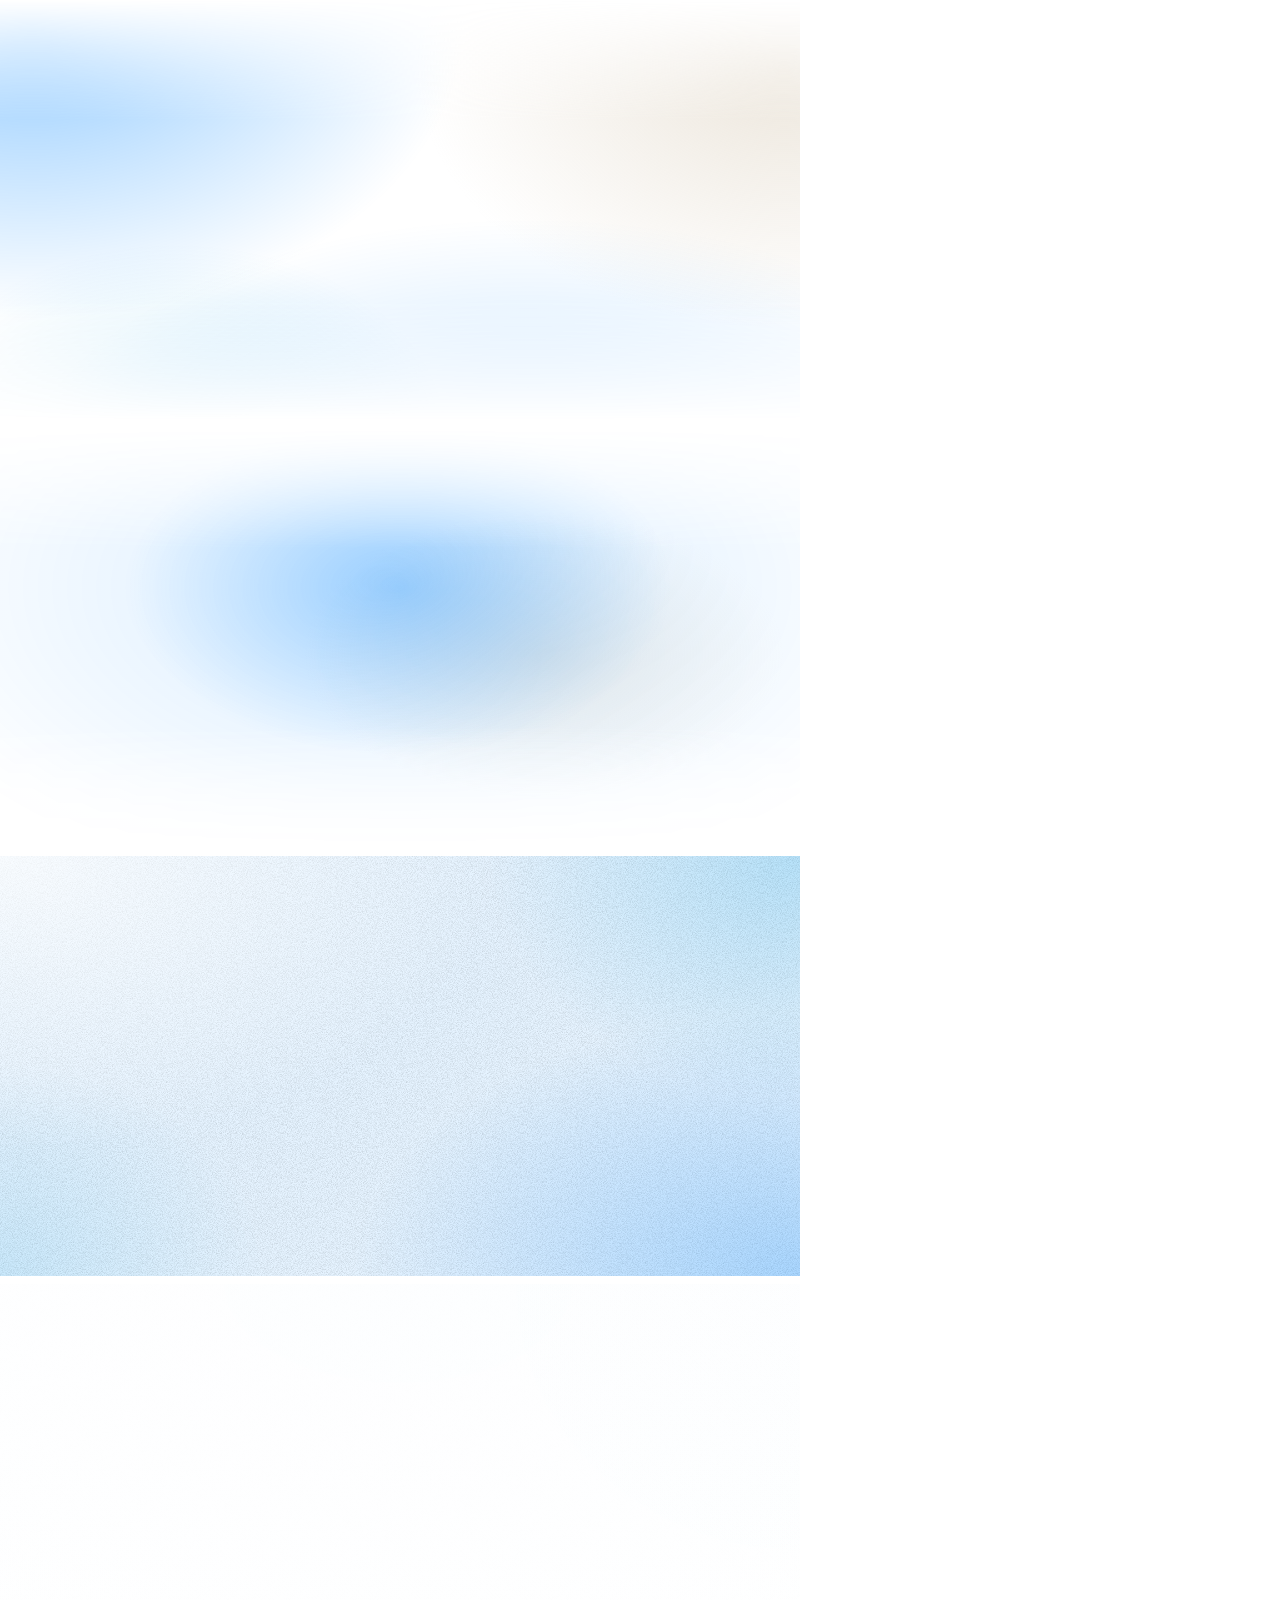
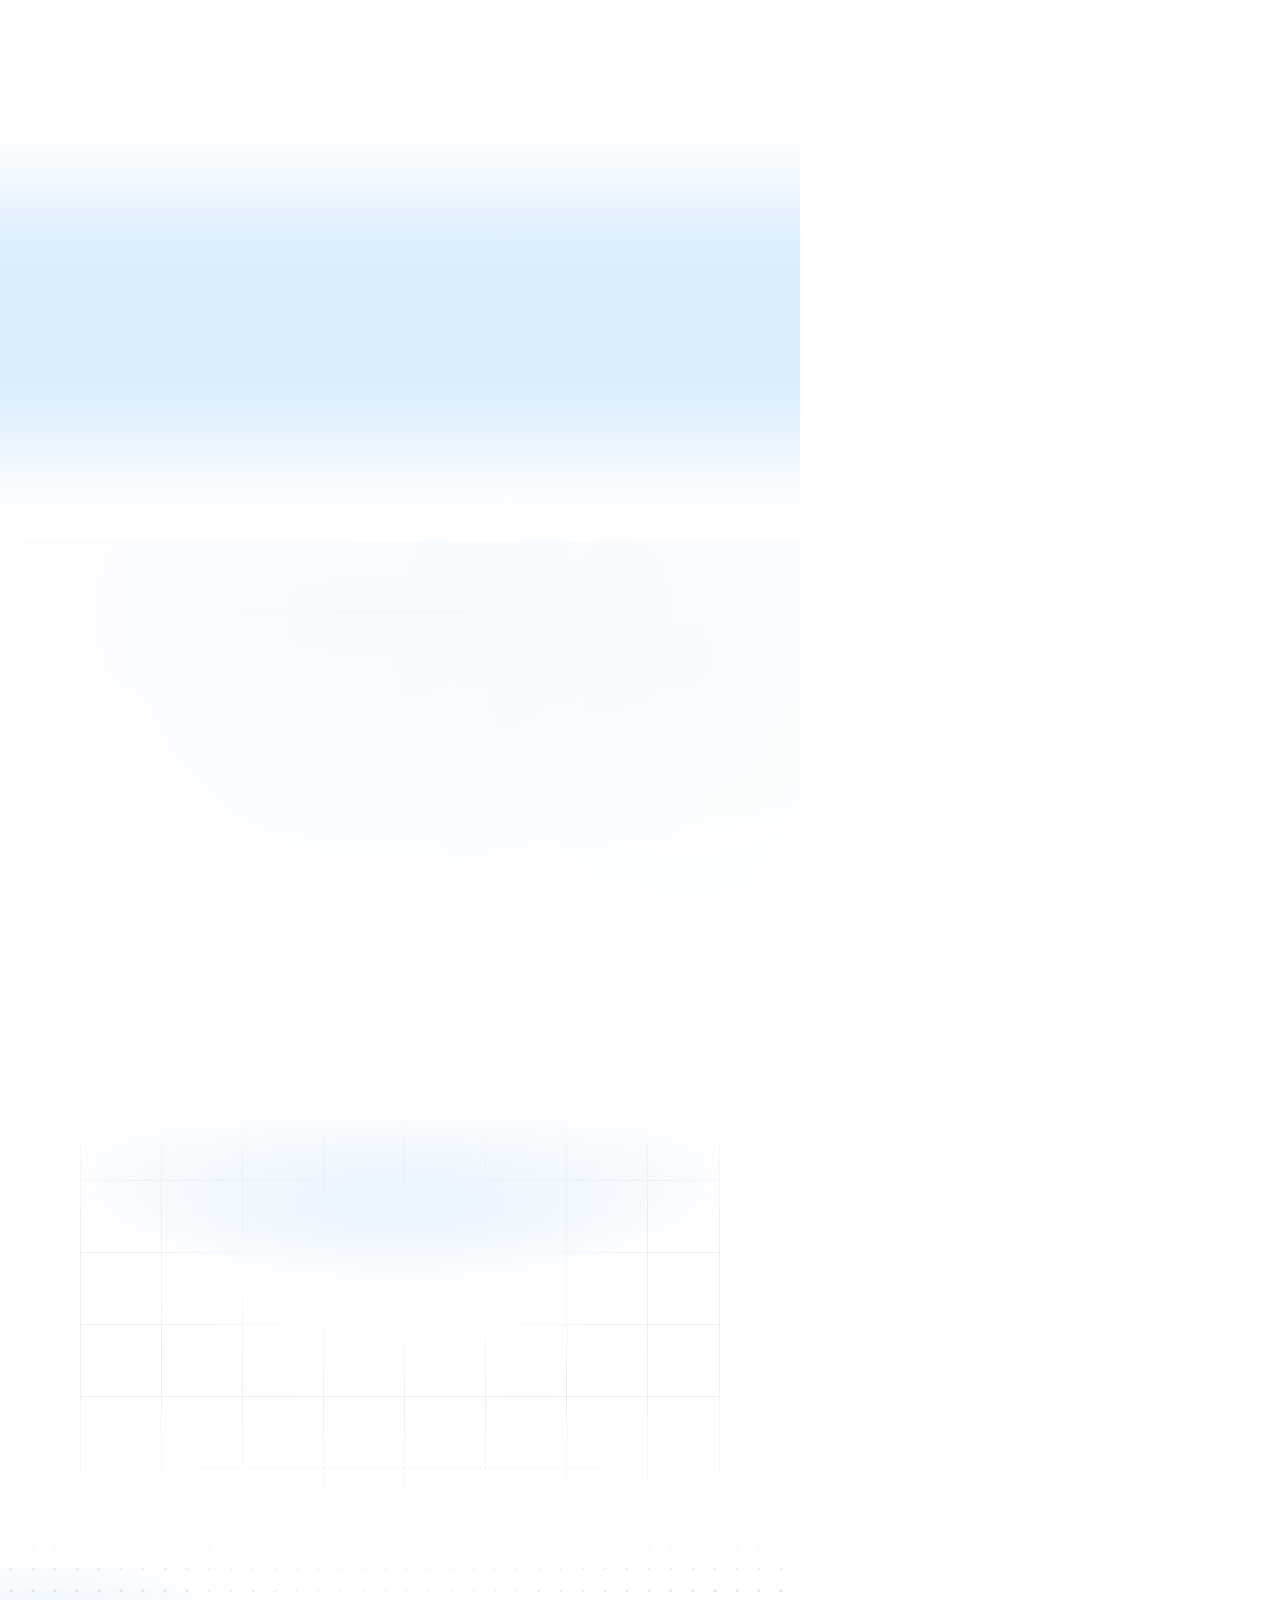
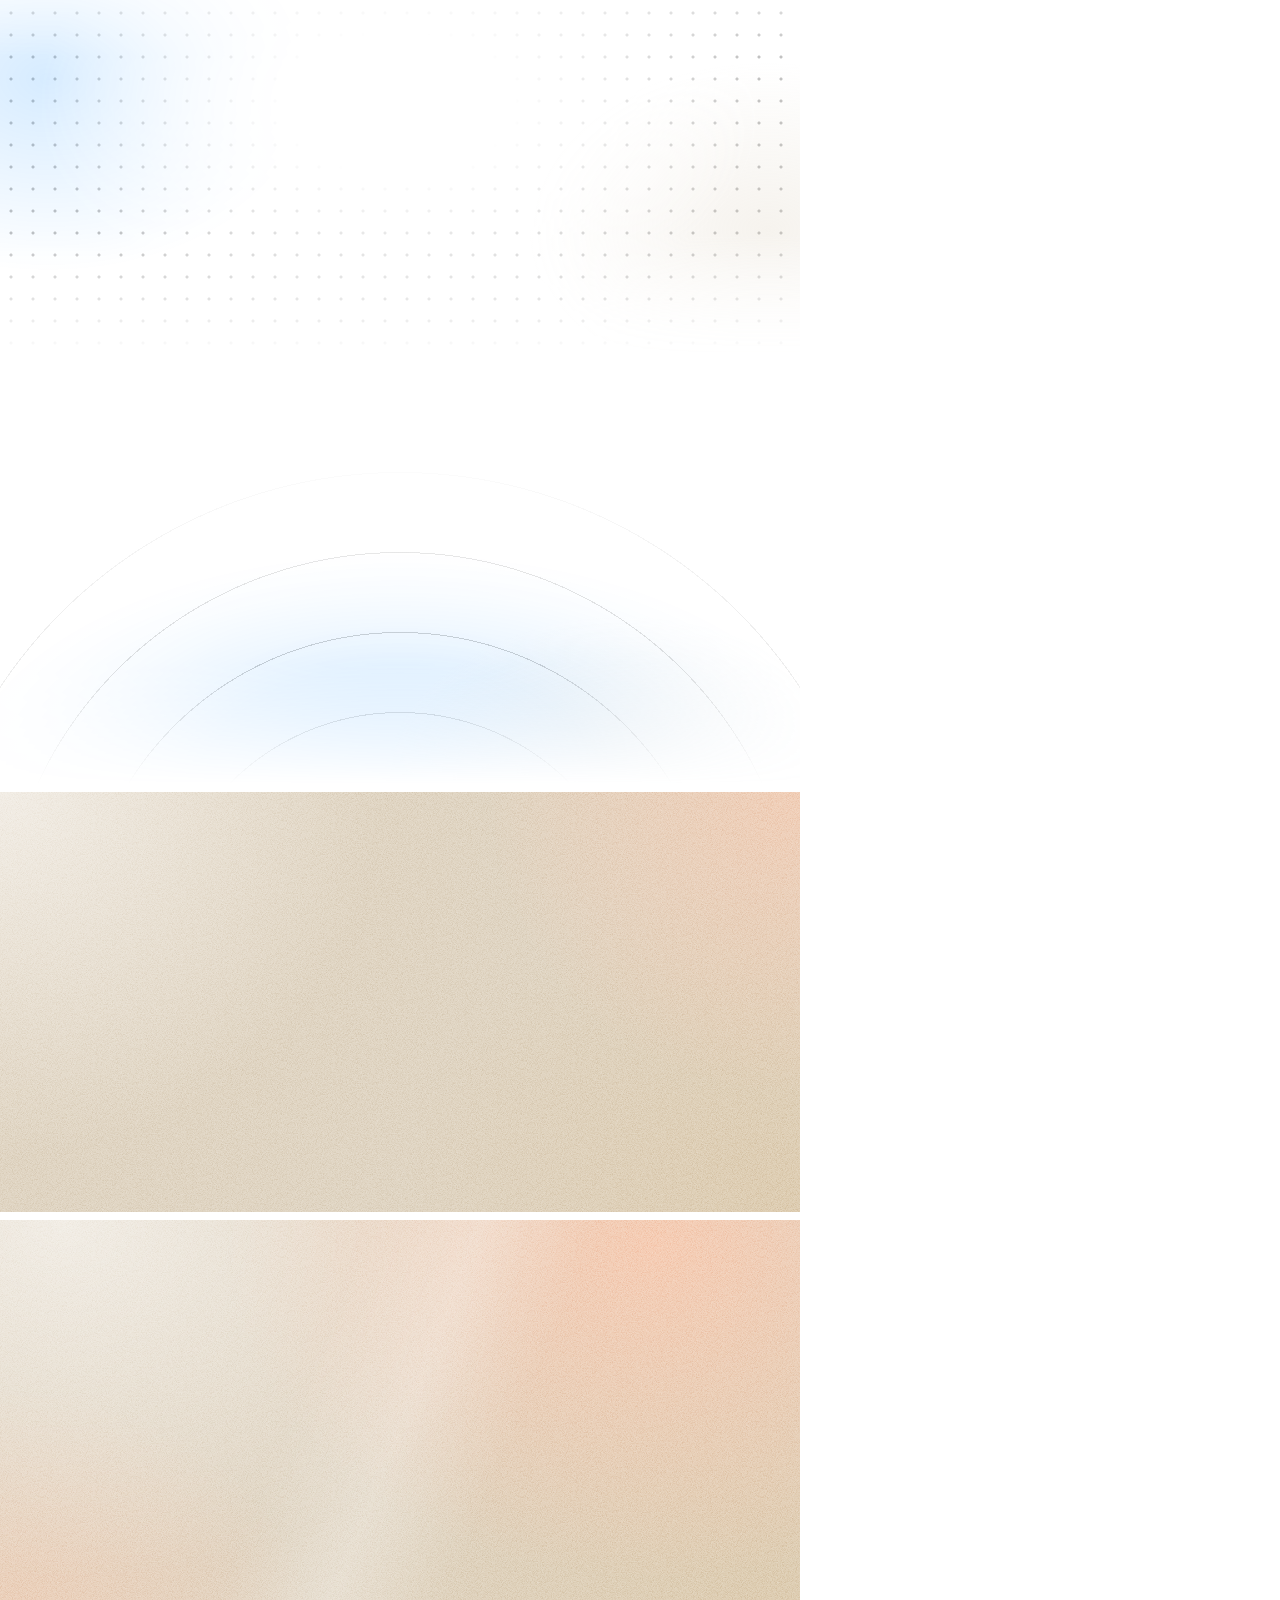
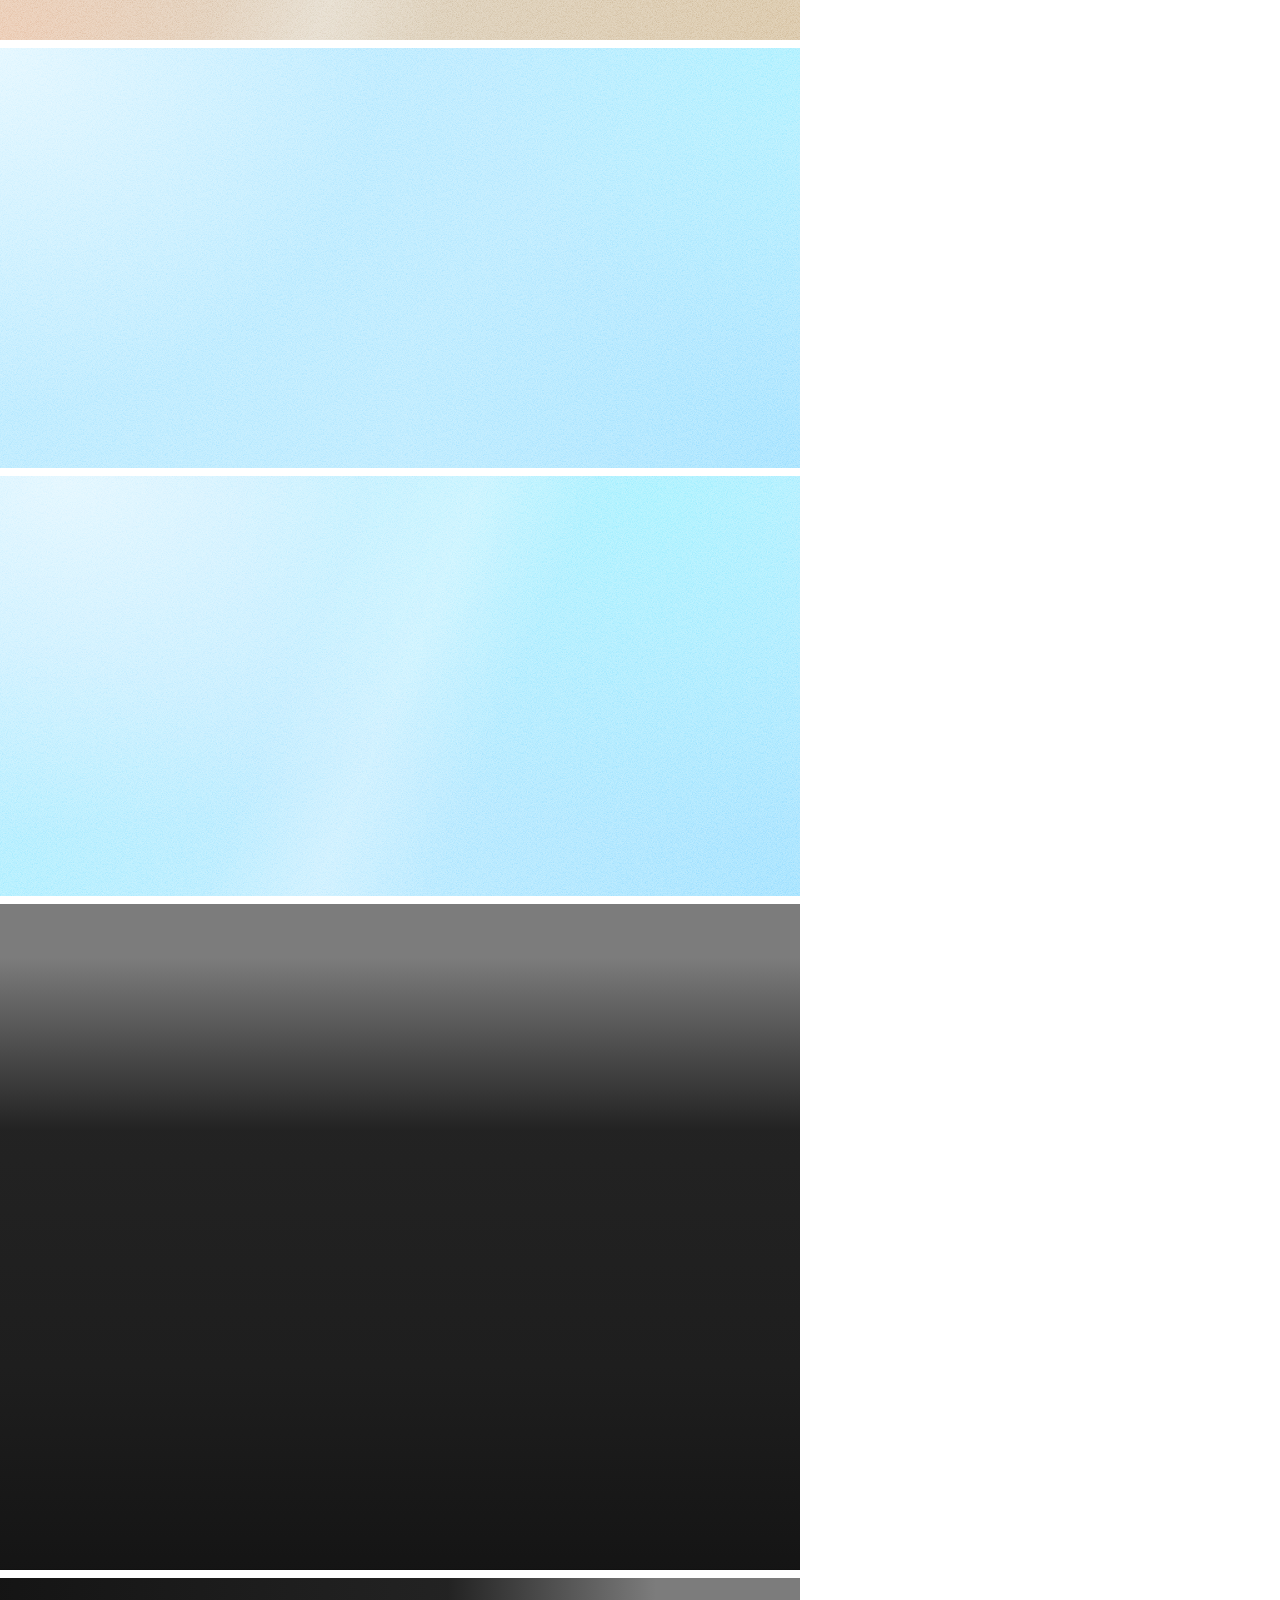
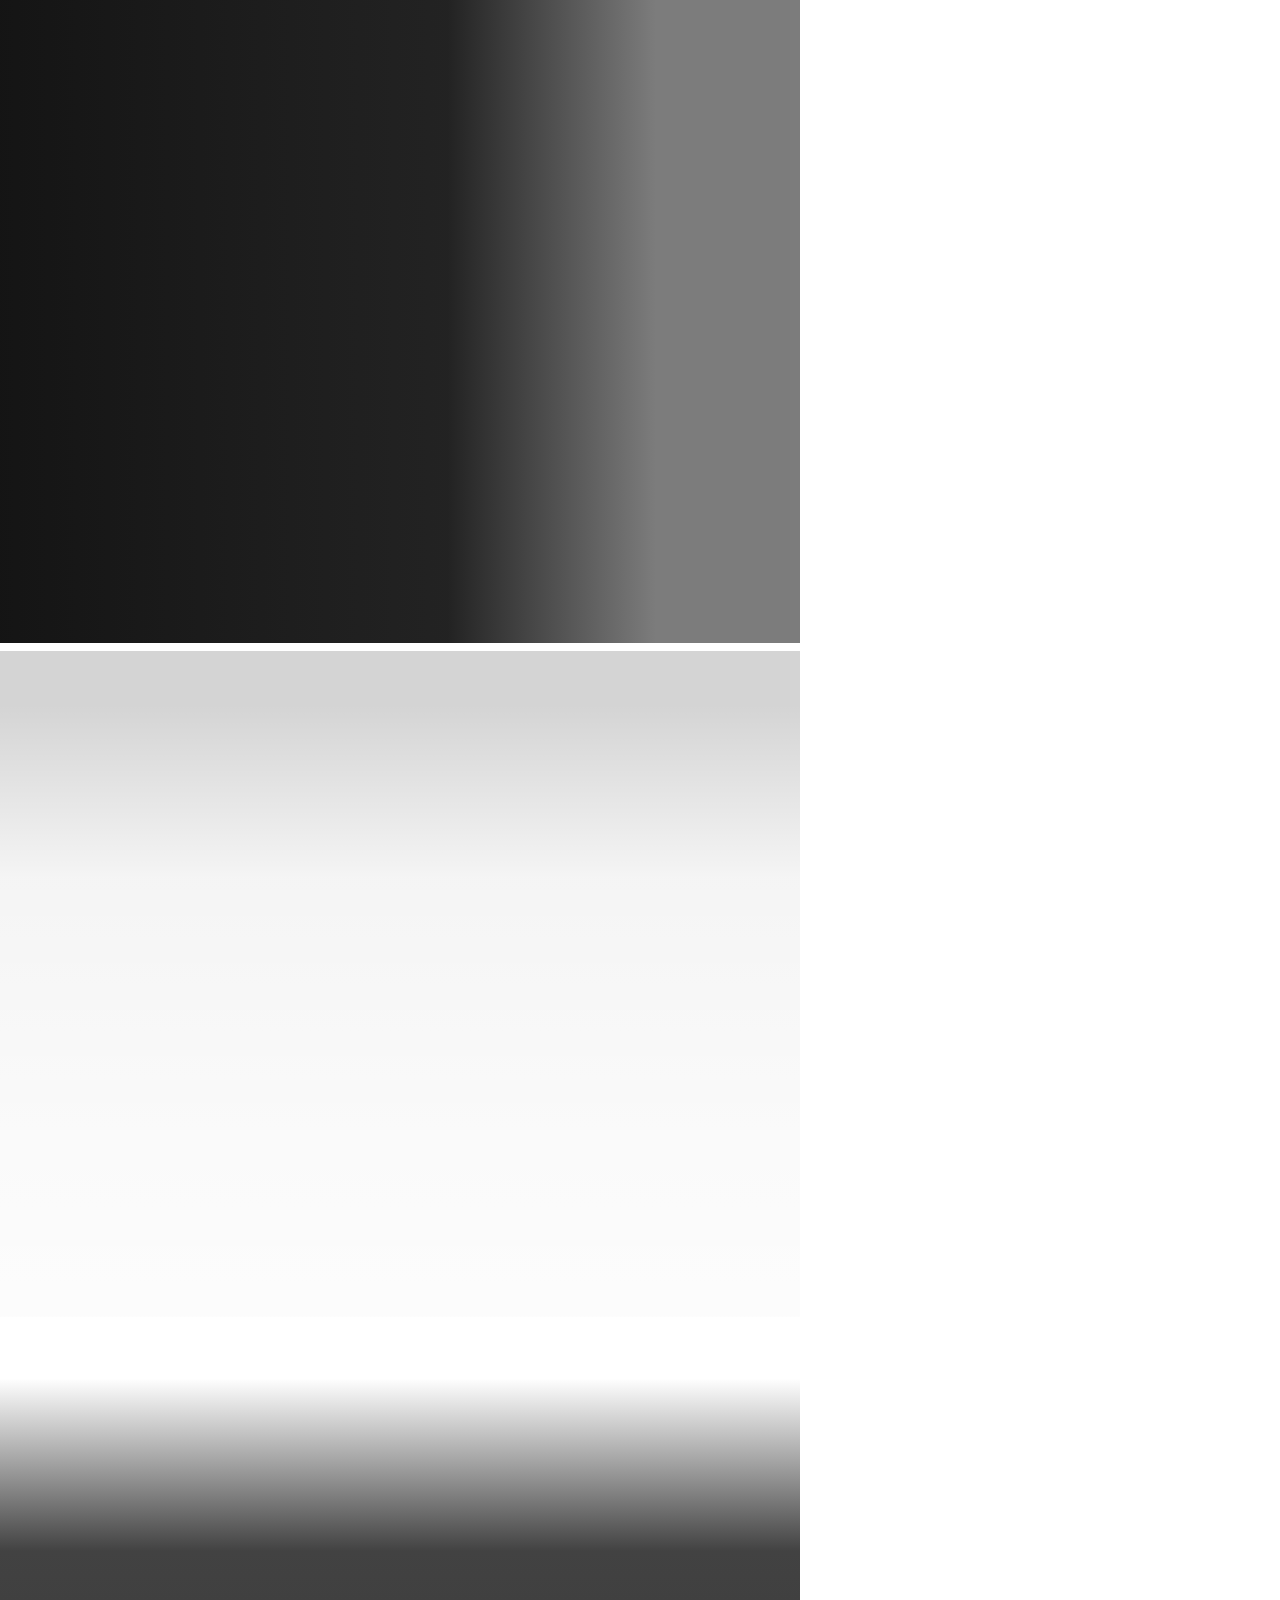
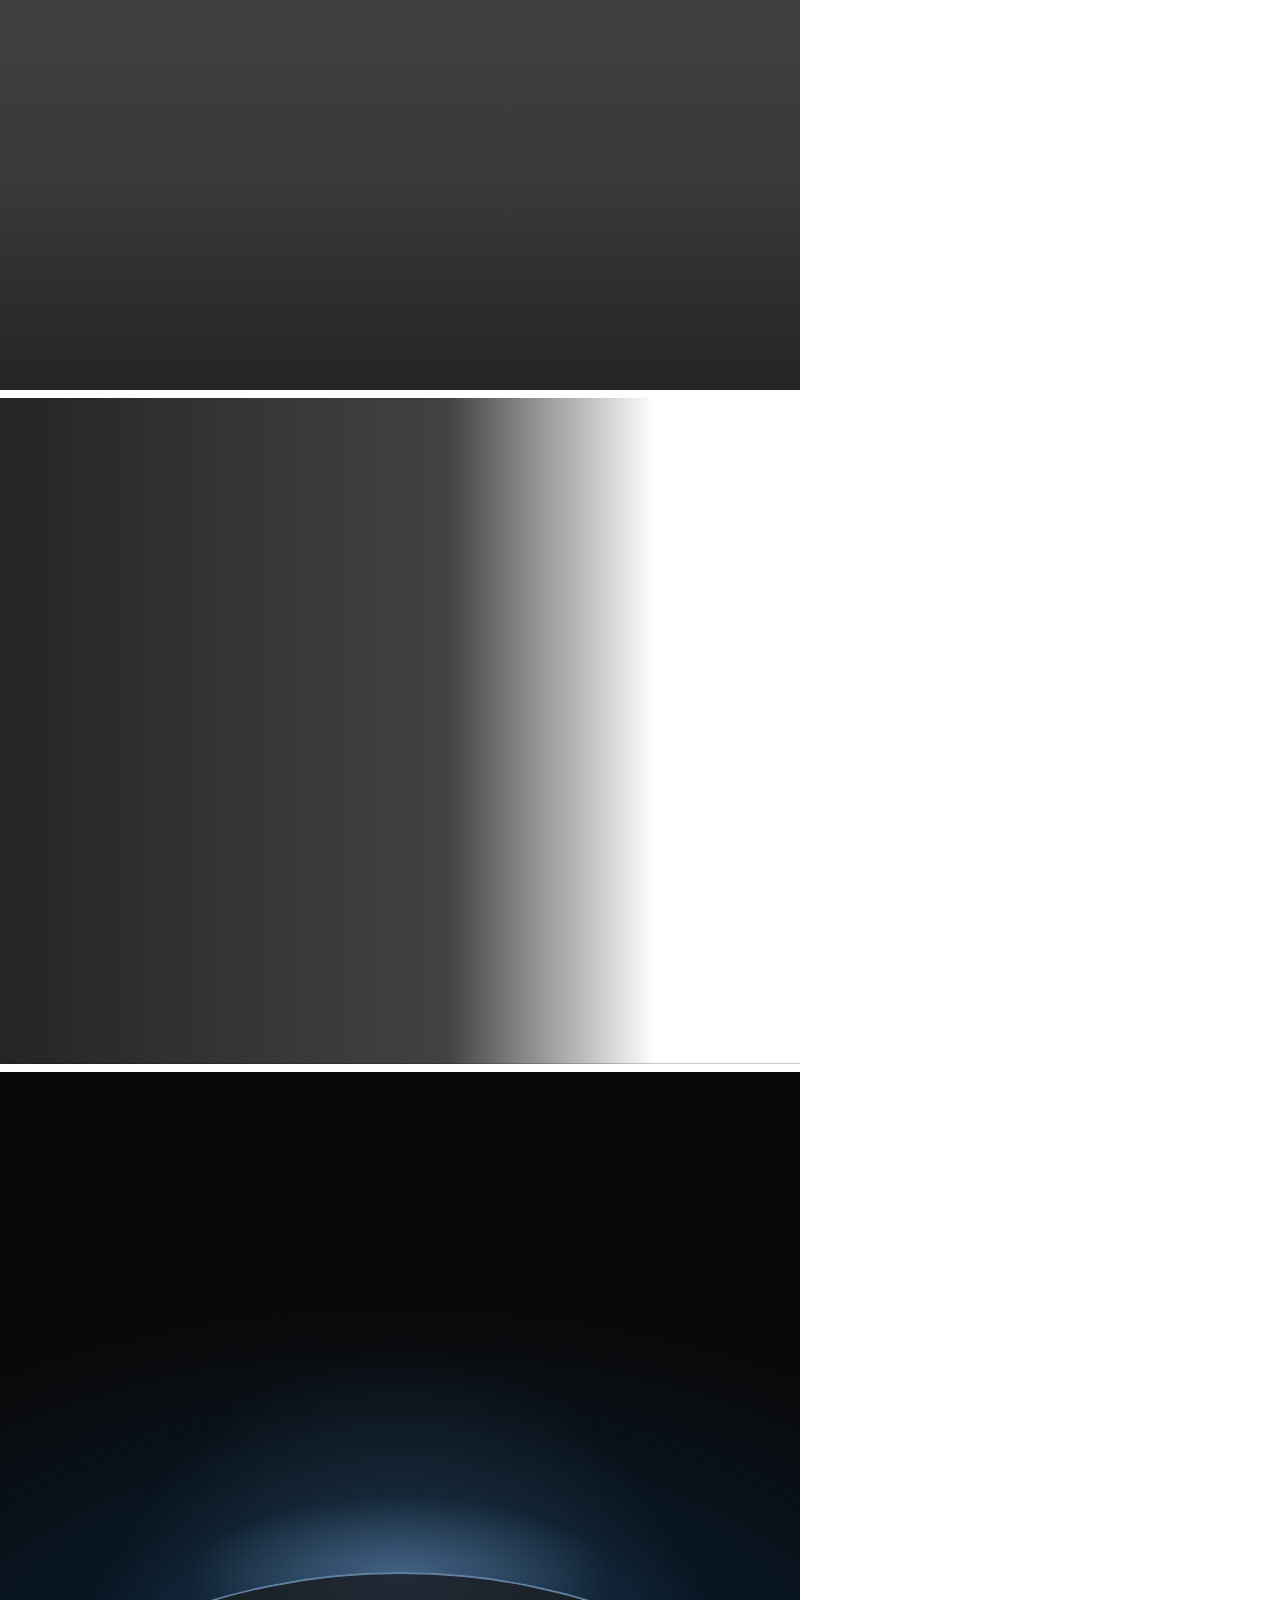
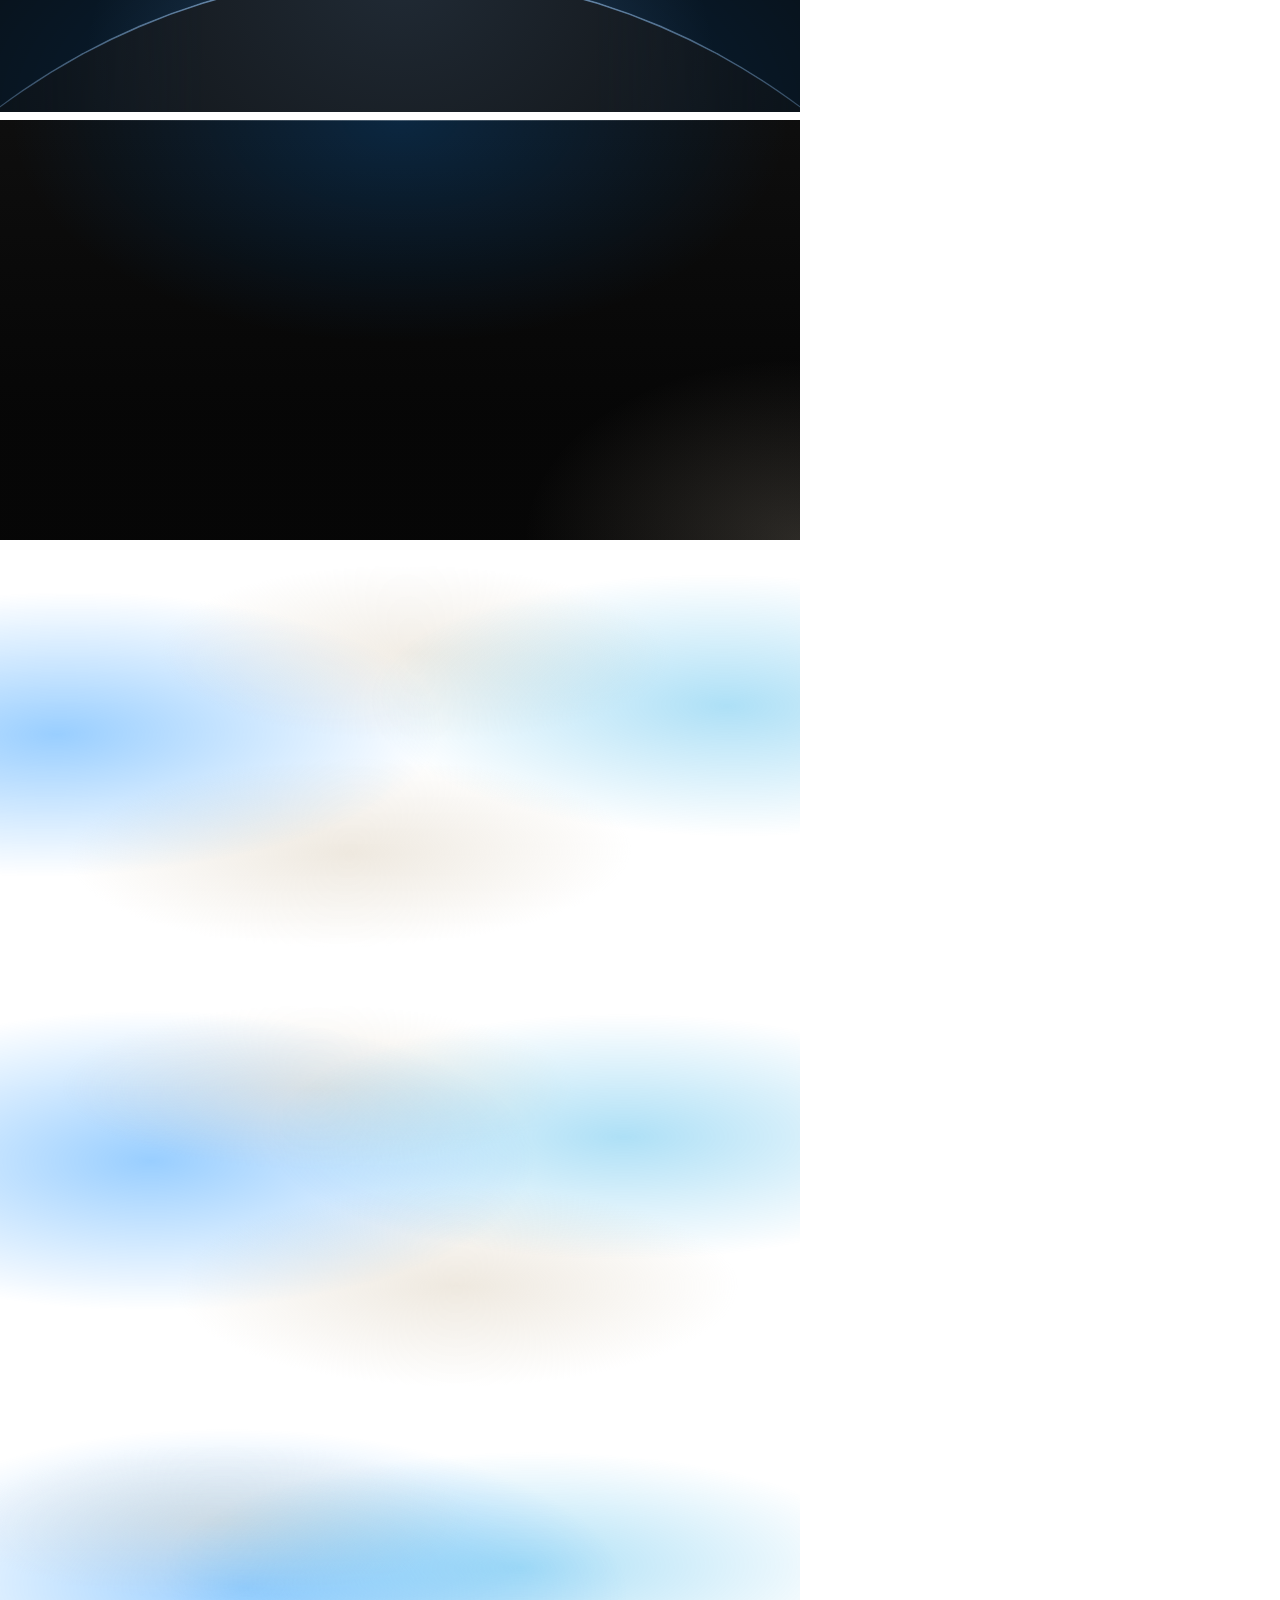
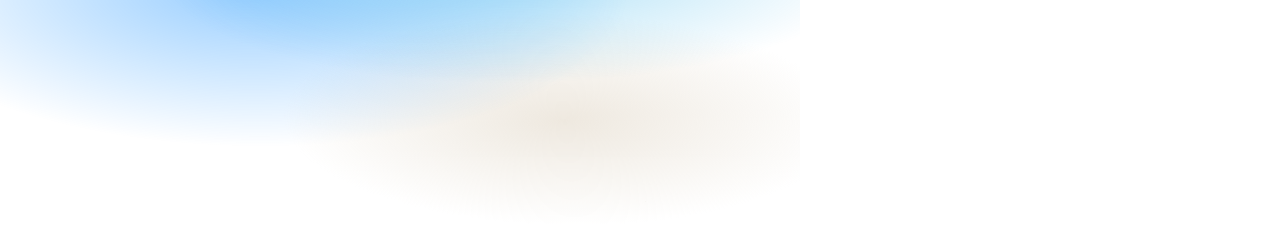
<file: assets/backgrounds/check.html>
<!doctype html>
<html lang="en" data-ground="sand">
<head>
<meta charset="utf-8">
<title>Backgrounds contrast check</title>
<!-- Every ground in a 800px box, for check.mjs: it sets a palette, screenshots the boxes and measures
     the ink and muted contrast on every pixel of each ground's text zone (index.json). The photograph
     grounds sit on a flat grey picture: #7c7c7c for the dark scrim, #d4d4d4 for the light one; and the worst case of the dark scrim: a white
     picture (white words on it). The light scrim is for pale photographs only. -->
<link rel="stylesheet" href="../system.css">
<link rel="stylesheet" href="backgrounds.css">
<style>body { margin: 0; width: 800px; } .box { width: 800px; margin: 0 0 8px; padding: 24px; font-size: 20px; } .pi, .pm { visibility: hidden; } .pi { color: var(--ink); } .pm { color: var(--muted); }  /* the liquid blobs held at the start, the middle and the end of their drift (the keyframes in backgrounds.css), so the text zone is measured where they stand under it */
  .at-start::before { animation: none; transform: translate3d(-7%, 0, 0) skewX(-7deg) scaleY(.94); } .at-start::after { animation: none; transform: translate3d(8%, 0, 0) skewX(6deg) scaleY(1.04); }
  .at-mid::before { animation: none; transform: translate3d(.5%, 0, 0) skewX(-.5deg) scaleY(.995); } .at-mid::after { animation: none; transform: translate3d(-.5%, 0, 0) scaleY(.98); }
  .at-end::before { animation: none; transform: translate3d(8%, 0, 0) skewX(6deg) scaleY(1.05); } .at-end::after { animation: none; transform: translate3d(-9%, 0, 0) skewX(-6deg) scaleY(.92); }
</style>
<script src="backgrounds.js" defer></script>
</head>
<body>
<div class="bg-mist box" data-g="mist" style="height:420px"><span class="pi">Ink</span> <span class="pm">Muted</span></div>
<div class="bg-halo box" data-g="halo" style="height:420px"><span class="pi">Ink</span> <span class="pm">Muted</span></div>
<div class="bg-grain box" data-g="grain" style="height:420px"><span class="pi">Ink</span> <span class="pm">Muted</span></div>
<div class="bg-paper box" data-g="paper" style="height:420px"><span class="pi">Ink</span> <span class="pm">Muted</span></div>
<div class="bg-dusk box" data-g="dusk" style="height:420px"><span class="pi">Ink</span> <span class="pm">Muted</span></div>
<div class="bg-topglow box" data-g="topglow" style="height:560px"><span class="pi">Ink</span> <span class="pm">Muted</span></div>
<div class="bg-ruled box" data-g="ruled" style="height:420px"><span class="pi">Ink</span> <span class="pm">Muted</span></div>
<div class="bg-dots box" data-g="dots" style="height:420px"><span class="pi">Ink</span> <span class="pm">Muted</span></div>
<div class="bg-arcs box" data-g="arcs" style="height:420px"><span class="pi">Ink</span> <span class="pm">Muted</span></div>
<div class="bg-band box" data-g="band" style="height:420px"><span class="pi">Ink</span> <span class="pm">Muted</span></div>
<div class="bg-field box" data-g="field" style="height:420px"><span class="pi">Ink</span> <span class="pm">Muted</span></div>
<div class="bg-band bg-tint box" data-g="band-tint" style="height:420px"><span class="pi">Ink</span> <span class="pm">Muted</span></div>
<div class="bg-field bg-tint box" data-g="field-tint" style="height:420px"><span class="pi">Ink</span> <span class="pm">Muted</span></div>
<div class="bg-photo box" data-g="photo" style="height:520px;--g-photo:linear-gradient(#7c7c7c,#7c7c7c)"><span class="pi">Ink</span> <span class="pm">Muted</span></div>
<div class="bg-photo bg-photo--left box" data-g="photo-left" style="height:520px;--g-photo:linear-gradient(#7c7c7c,#7c7c7c)"><span class="pi">Ink</span> <span class="pm">Muted</span></div>
<div class="bg-photo bg-photo--light box" data-g="photo-light" style="height:520px;--g-photo:linear-gradient(#d4d4d4,#d4d4d4)"><span class="pi">Ink</span> <span class="pm">Muted</span></div>
<div class="bg-photo box" data-g="photo-white" style="height:520px;--g-photo:linear-gradient(#fff,#fff)"><span class="pi">Ink</span> <span class="pm">Muted</span></div>
<div class="bg-photo bg-photo--left box" data-g="photo-left-white" style="height:520px;--g-photo:linear-gradient(#fff,#fff)"><span class="pi">Ink</span> <span class="pm">Muted</span></div>
<div class="bg-horizon box" data-g="horizon" style="height:640px"><span class="pi">Ink</span> <span class="pm">Muted</span></div>
<div class="bg-deep box" data-g="deep" style="height:420px"><span class="pi">Ink</span> <span class="pm">Muted</span></div>
<div class="bg-liquid box at-start" data-g="liquid" data-no-pause style="height:420px"><span class="pi">Ink</span> <span class="pm">Muted</span></div>
<div class="bg-liquid box at-mid" data-g="liquid-mid" data-no-pause style="height:420px"><span class="pi">Ink</span> <span class="pm">Muted</span></div>
<div class="bg-liquid box at-end" data-g="liquid-end" data-no-pause style="height:420px"><span class="pi">Ink</span> <span class="pm">Muted</span></div>

</body>
</html>
</file>
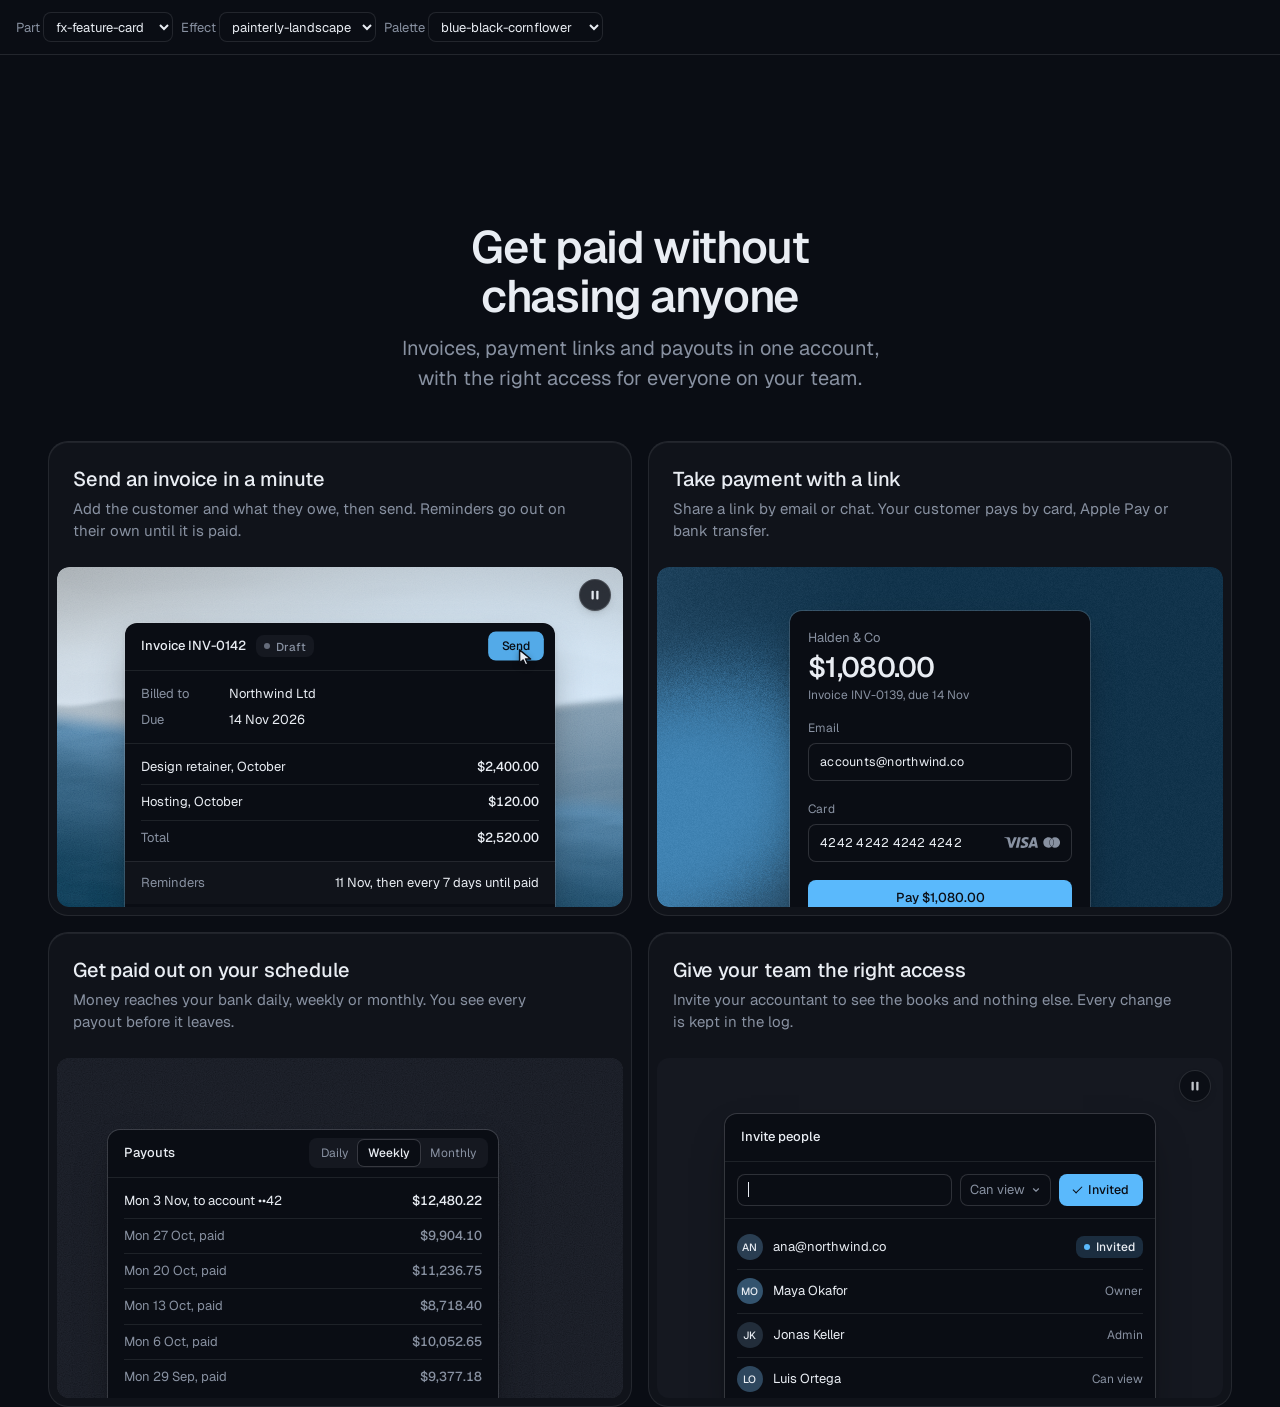
<file: assets/components/_lab.html>
<!doctype html>
<html lang="en" data-radius="soft">
<head>
<script>window.__tpGlMax = 16;   /* a gallery shows many live effects at once; a page of a site keeps the default 4 (fx.js) */</script>
<meta charset="utf-8">
<meta name="viewport" content="width=device-width, initial-scale=1">
<title>Component lab</title>
<link rel="preconnect" href="https://fonts.googleapis.com">
<link rel="preconnect" href="https://fonts.gstatic.com" crossorigin>
<link href="https://fonts.googleapis.com/css2?family=Geist:wght@100..900&family=Geist+Mono:wght@400..600&display=swap" rel="stylesheet">
<link rel="stylesheet" href="../system.css">
<link rel="stylesheet" href="./base.css">
<style>
  /* one component on its own, with a chosen effect (or object) and palette:
     _lab.html?c=fx-chart&fx=ruled-grounds&palette=white-link-blue&w=640 */
  :root { --font-display: "Geist", system-ui, sans-serif; --font-text: "Geist", system-ui, sans-serif; --font-mono: "Geist Mono", ui-monospace, monospace; --display-weight: 560; --display-tracking: -0.03em; }
  body { min-height: 100vh; margin: 0; }
  .bar { display: flex; flex-wrap: wrap; gap: 8px; align-items: center; padding: 12px 16px; border-bottom: 1px solid var(--line); font: 13px/1.4 var(--font-text); color: var(--muted); }
  .bar select { font: inherit; color: var(--ink); background: var(--bg); border: 1px solid var(--line); border-radius: var(--r-sm); height: 30px; padding: 0 8px; }
  .stage { padding: clamp(16px, 4vw, 48px); margin-inline: auto; }
</style>
</head>
<body>
<div class="bar">
  <label>Part <select id="c"></select></label>
  <label>Effect <select id="fx"></select></label>
  <label>Palette <select id="pal"></select></label>
</div>
<main class="stage" id="stage"></main>
<script type="module">
  import fx from '../effects/fx.js';
  const PARTS = ['fx-feature-card', 'fx-dither-object', 'fx-headline', 'fx-button', 'fx-prompt', 'fx-icon-tiles', 'fx-stat', 'fx-globe', 'fx-map', 'fx-chart', 'fx-bars', 'fx-band', 'fx-spotlight', 'fx-photo', 'fx-avatar', 'fx-search', 'fx-logos', 'fx-tabs', 'fx-pricing', 'fx-progress'];
  const PALETTES = {
    'blue-black-cornflower': { bg: '#0a0d14', surface: '#131824', ink: '#e9edf3', muted: '#8891a1', accent: '#5ab9fc', accentInk: '#0a0d14' },
    'graphite-safety-orange': { bg: '#18191b', surface: '#222427', ink: '#eff0f1', muted: '#9c9ea3', accent: '#ff4a1f', accentInk: '#18191b' },
    'white-link-blue': { bg: '#ffffff', surface: '#f4f4f4', ink: '#111111', muted: '#6b6b6b', accent: '#1a4be0', accentInk: '#ffffff' },
    'moss-sand': { bg: '#ddd6c6', surface: '#d2cab8', ink: '#2a2a26', muted: '#59574e', accent: '#4f6238', accentInk: '#ffffff' },
    'cobalt-field': { bg: '#0034eb', surface: '#002fd6', ink: '#ffffff', muted: '#dfe4f2', accent: '#e9e34a', accentInk: '#111111' },
  };
  const q = new URLSearchParams(location.search);
  const part = PARTS.includes(q.get('c')) ? q.get('c') : PARTS[0];
  const palId = PALETTES[q.get('palette')] ? q.get('palette') : 'blue-black-cornflower';
  const p = PALETTES[palId];
  const s = document.documentElement.style;
  const action = fx.color.contrast(p.accent, p.bg) >= 2.2 ? p.accent : p.ink;
  Object.entries({ '--p-bg': p.bg, '--p-surface': p.surface, '--p-ink': p.ink, '--p-muted': p.muted, '--p-accent': p.accent, '--p-accent-ink': p.accentInk, '--p-action': action, '--p-action-ink': action === p.accent ? p.accentInk : p.bg }).forEach(([k, v]) => s.setProperty(k, v));
  s.colorScheme = fx.color.isDark(p.bg) ? 'dark' : 'light';
  if (q.has('fallback')) fx.config.forceFallback = true;
  // one part at a time: at most 4 live WebGL contexts on this page
  fx.config.maxLive = 4;
  if (q.has('w')) document.getElementById('stage').style.maxWidth = q.get('w') + 'px';

  const base = `./${part}/`;
  const [meta, html, mod] = await Promise.all([fetch(base + 'meta.json').then(r => r.json()), fetch(base + 'component.html').then(r => r.text()), import(base + 'component.js')]);
  const link = Object.assign(document.createElement('link'), { rel: 'stylesheet', href: base + 'component.css' });
  document.head.append(link);
  await new Promise(r => { link.onload = link.onerror = r; });
  const choices = meta.effects?.length ? meta.effects : meta.objects || [];
  const chosen = choices.includes(q.get('fx')) ? q.get('fx') : meta.default;
  const stage = document.getElementById('stage');
  stage.innerHTML = html;
  const root = stage.firstElementChild;
  // the chosen effect goes where the part reads it: data-cx-object, data-cx-fill, or data-cx-effect on the root
  // the dither object: one figure set to the chosen object (one live object, as on a page); no caption under it
  if (meta.objects) {
    const fig = root.matches('[data-cx-object]') ? root : root.querySelector('[data-cx-object]');
    fig.dataset.cxObject = chosen;
    if (q.get('render') === 'studio') fig.dataset.cxRender = 'studio';
    fig.querySelector('.cx-obj__stage').removeAttribute('aria-label');
    fig.style.maxWidth = '720px';
  }
  // without ?fx= the markup keeps its own effects (the feature card mixes a landscape and a grain: setting
  // the default on every panel would paint the grain panel as a landscape too)
  else if (!choices.includes(q.get('fx'))) { /* as written */ }
  else if (root.querySelector('[data-cx-fill]')) root.querySelectorAll('[data-cx-fill]').forEach(el => { el.dataset.cxFill = chosen; });
  else if (root.querySelector('[data-cx-effect]')) root.querySelectorAll('[data-cx-effect]').forEach(el => { el.dataset.cxEffect = chosen; });
  else root.dataset.cxEffect = chosen;
  // the map draws its baked streets; an effect named with ?fx= shows its fallback ground (no map data) instead
  if (part === 'fx-map' && choices.includes(q.get('fx'))) delete root.dataset.cxMap;
  await document.fonts.ready;
  window.__part = mod.default(root);
  setTimeout(() => { document.documentElement.dataset.ready = '1'; }, 1200);

  const fill = (sel, list, cur, key) => {
    const el = document.getElementById(sel);
    el.innerHTML = list.map(v => `<option${v === cur ? ' selected' : ''}>${v}</option>`).join('');
    el.addEventListener('change', () => { q.set(key, el.value); if (key === 'c') q.delete('fx'); location.search = q.toString(); });
  };
  fill('c', PARTS, part, 'c');
  // a part whose default is none (the map's streets, the photograph as it is) lists none first, so the
  // select never shows an effect that is not on
  fill('fx', meta.default === 'none' ? ['none', ...choices] : choices, chosen, 'fx');
  fill('pal', Object.keys(PALETTES), palId, 'palette');
</script>
</body>
</html>
</file>
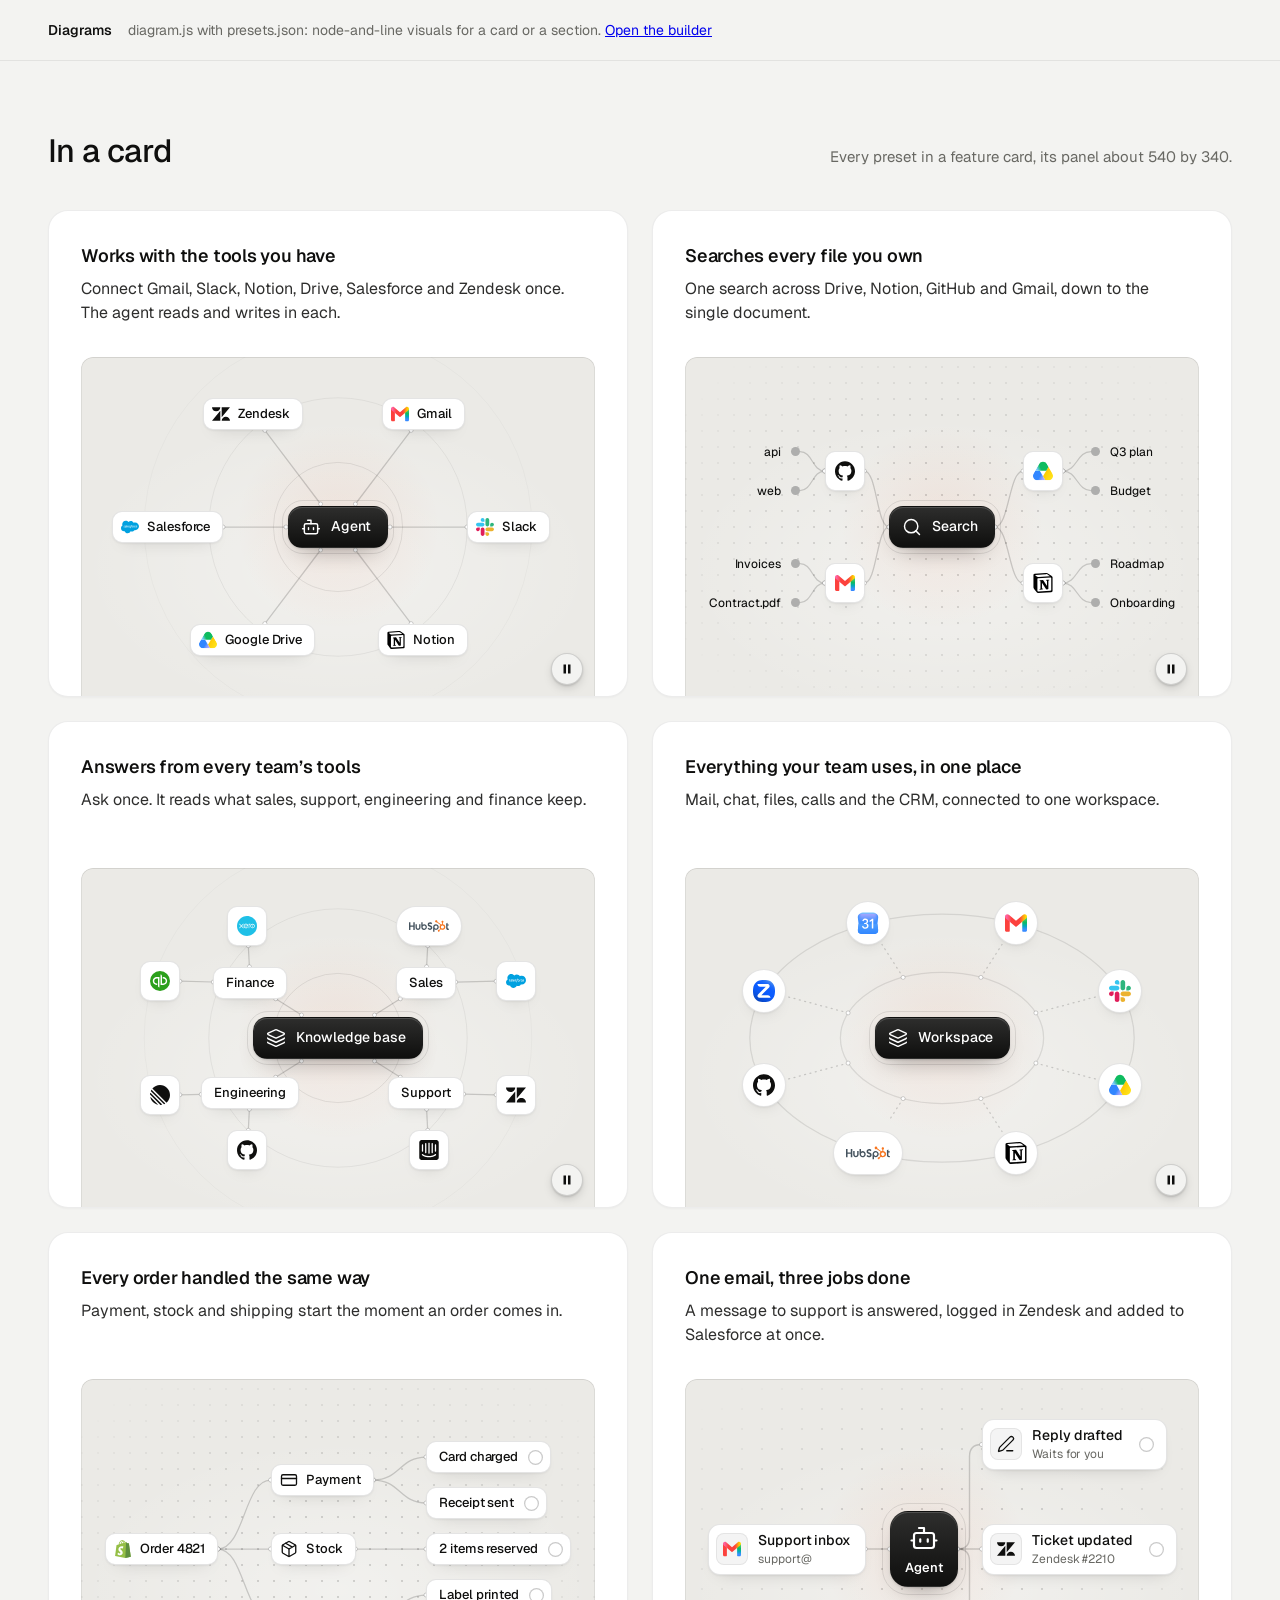
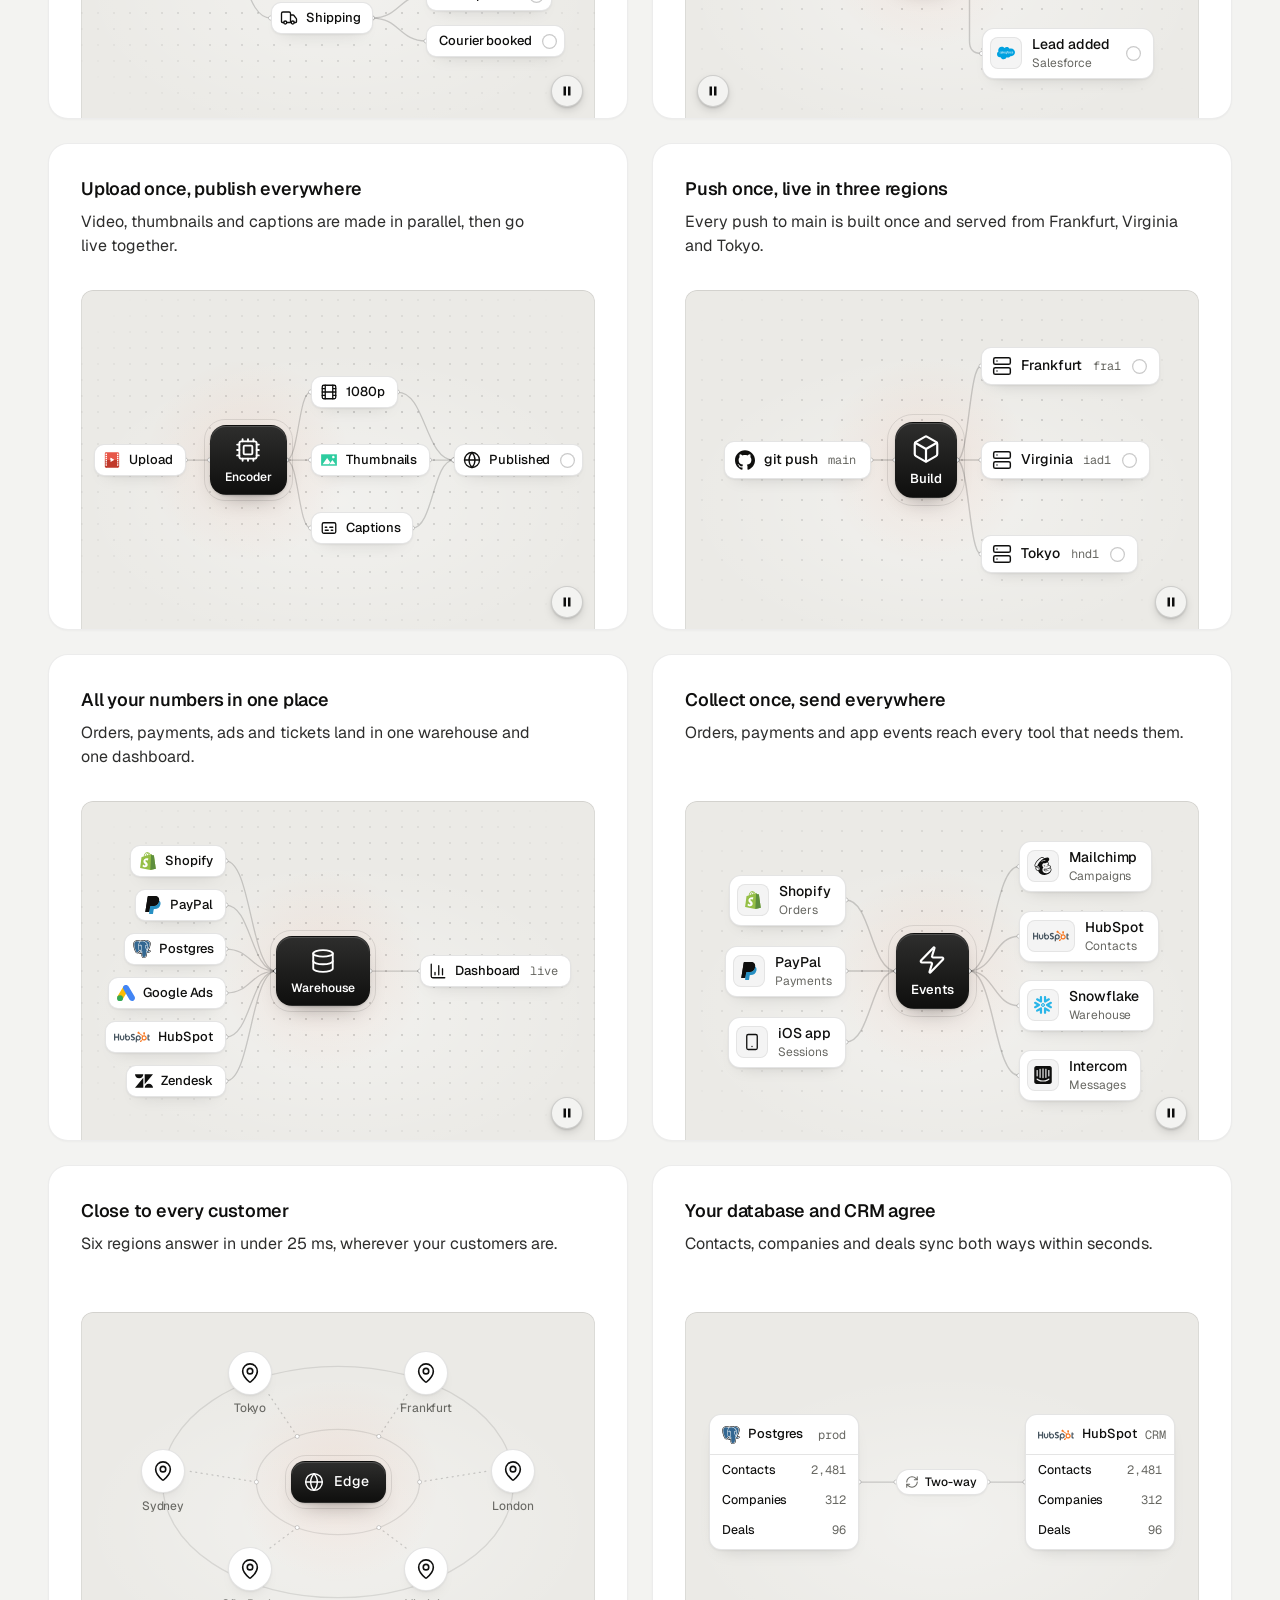
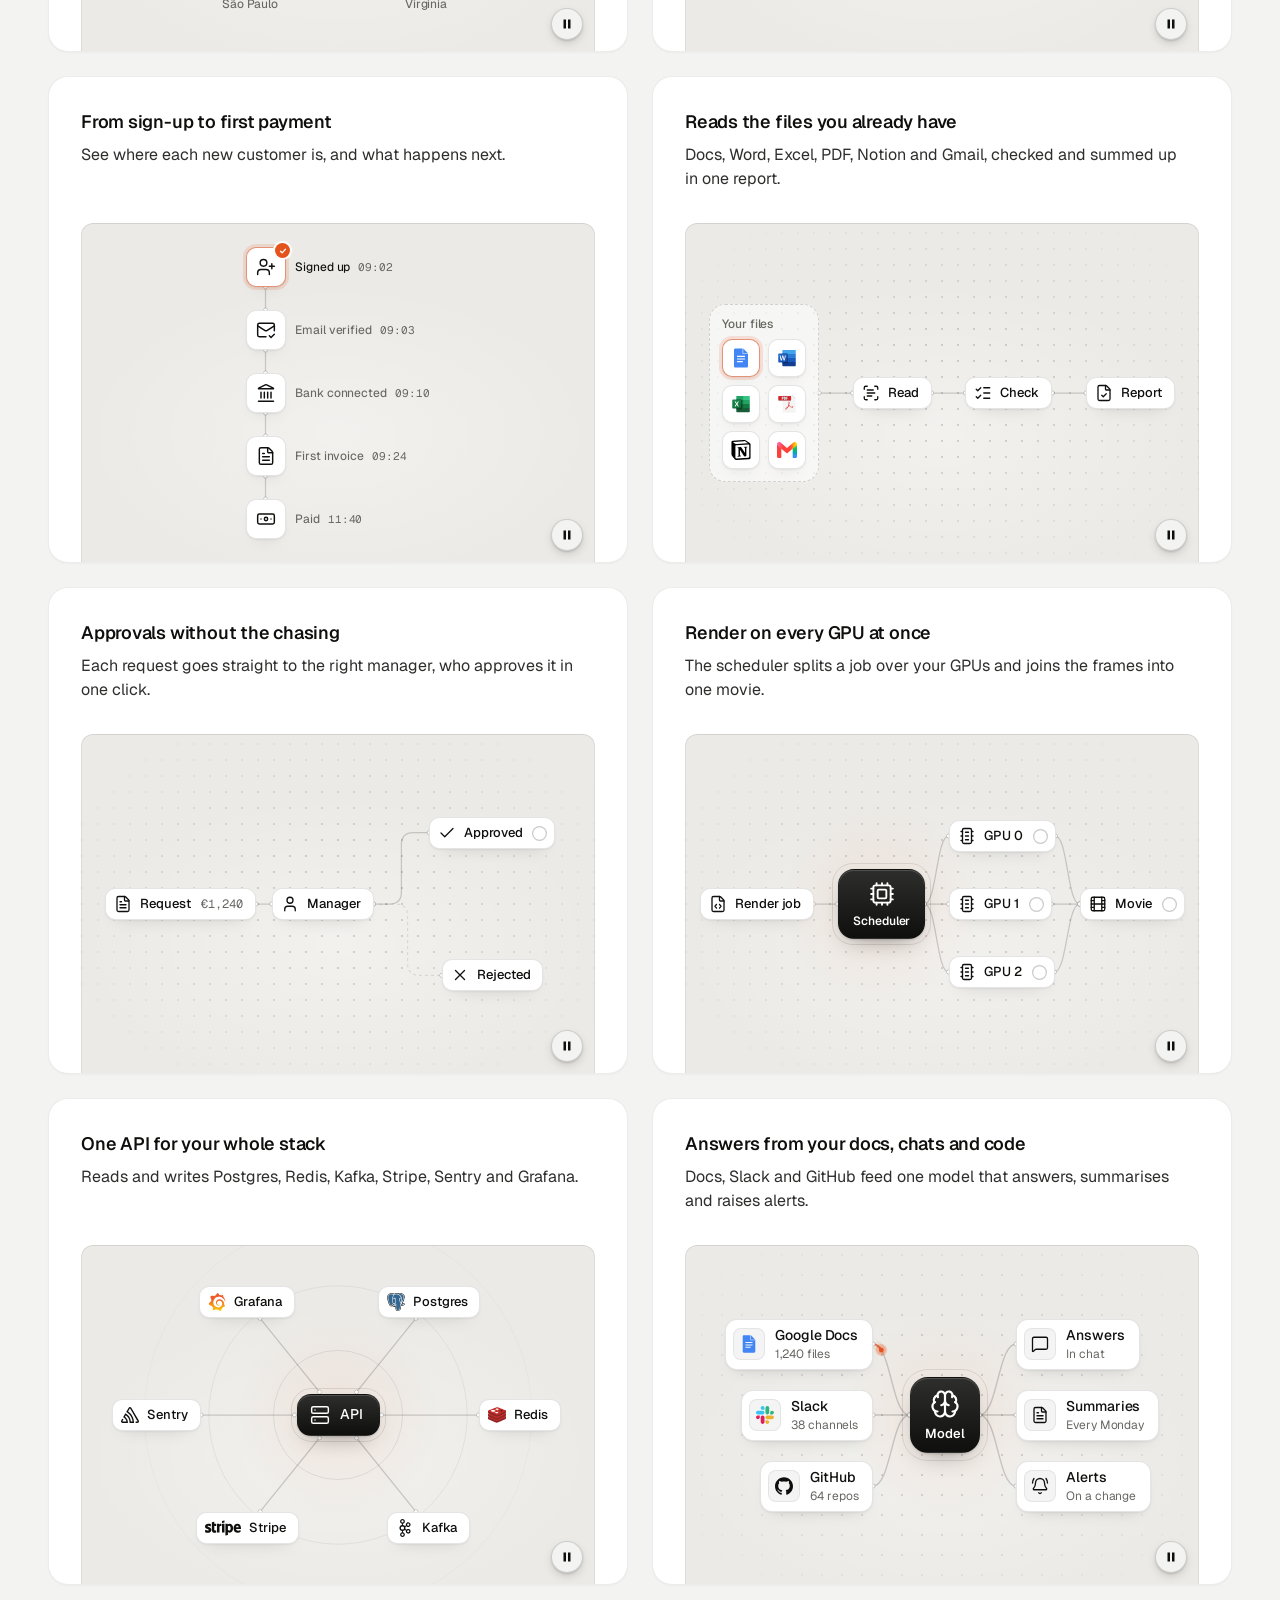
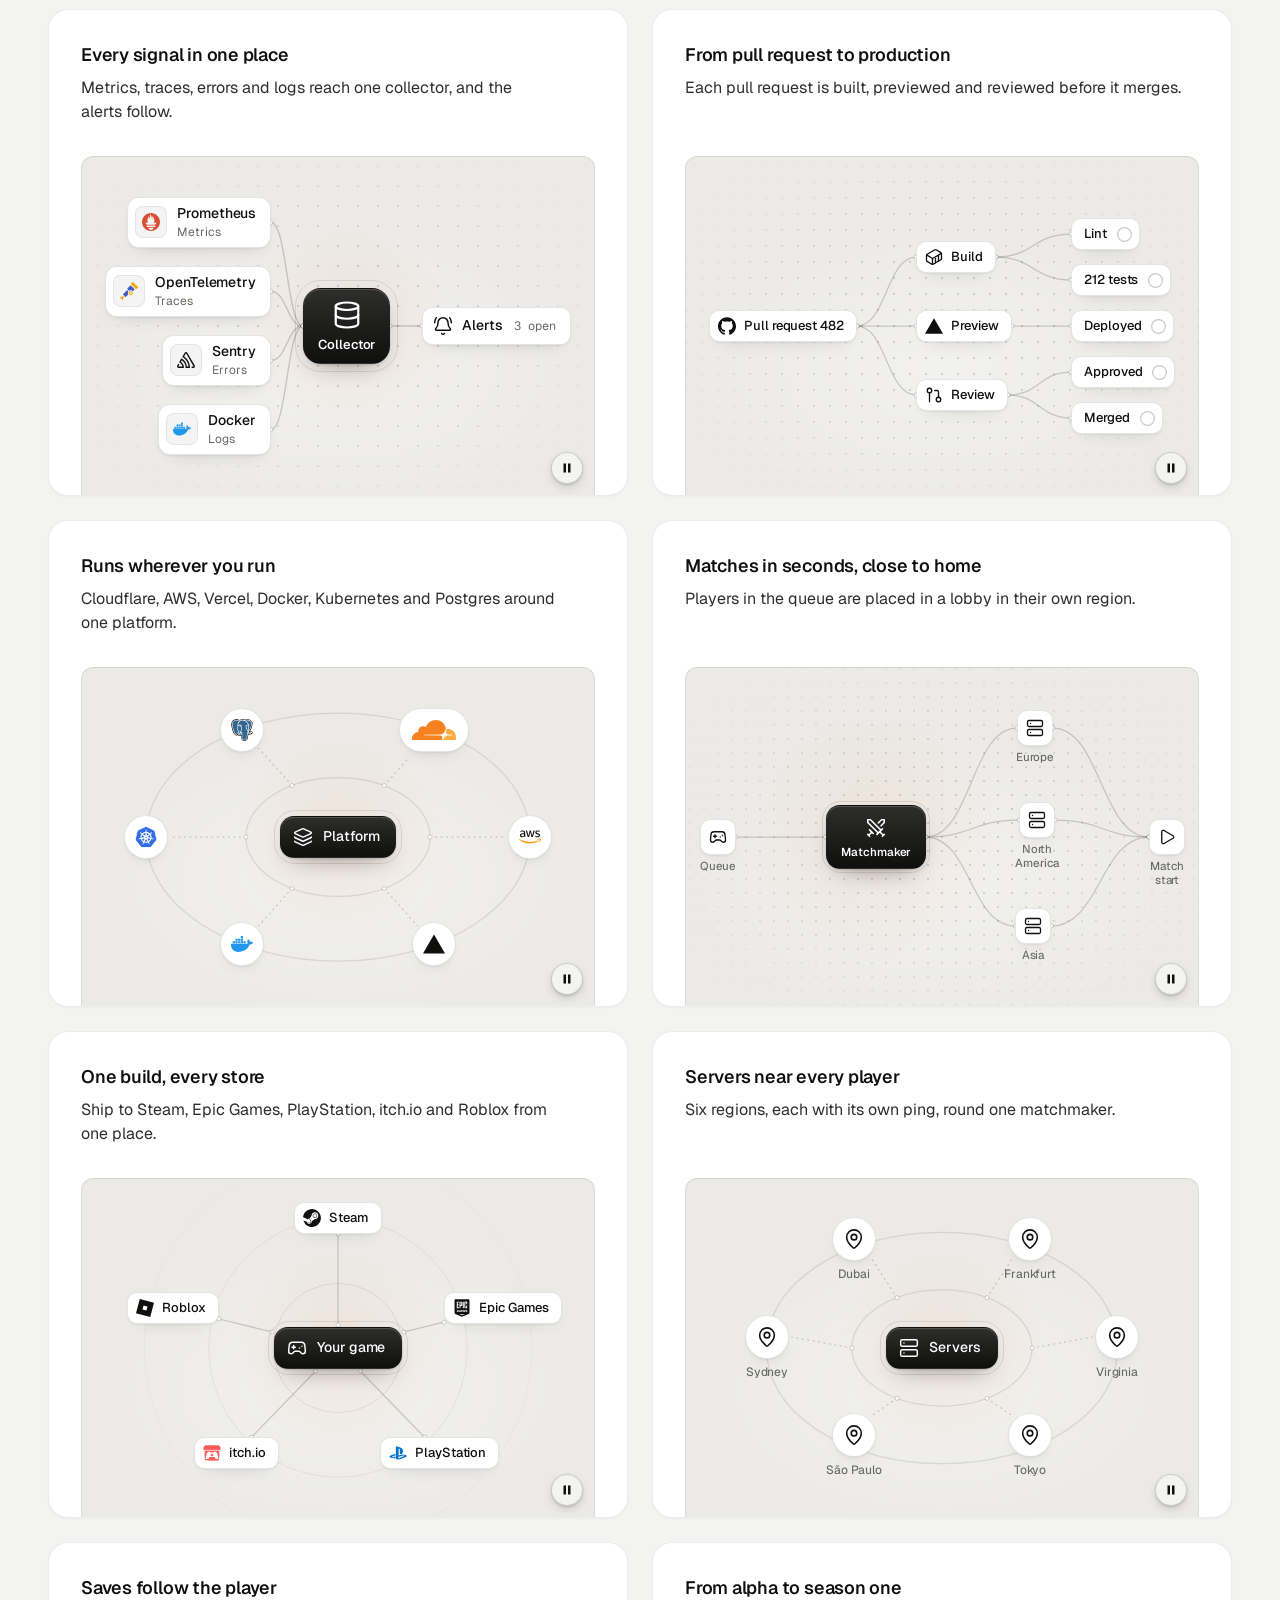
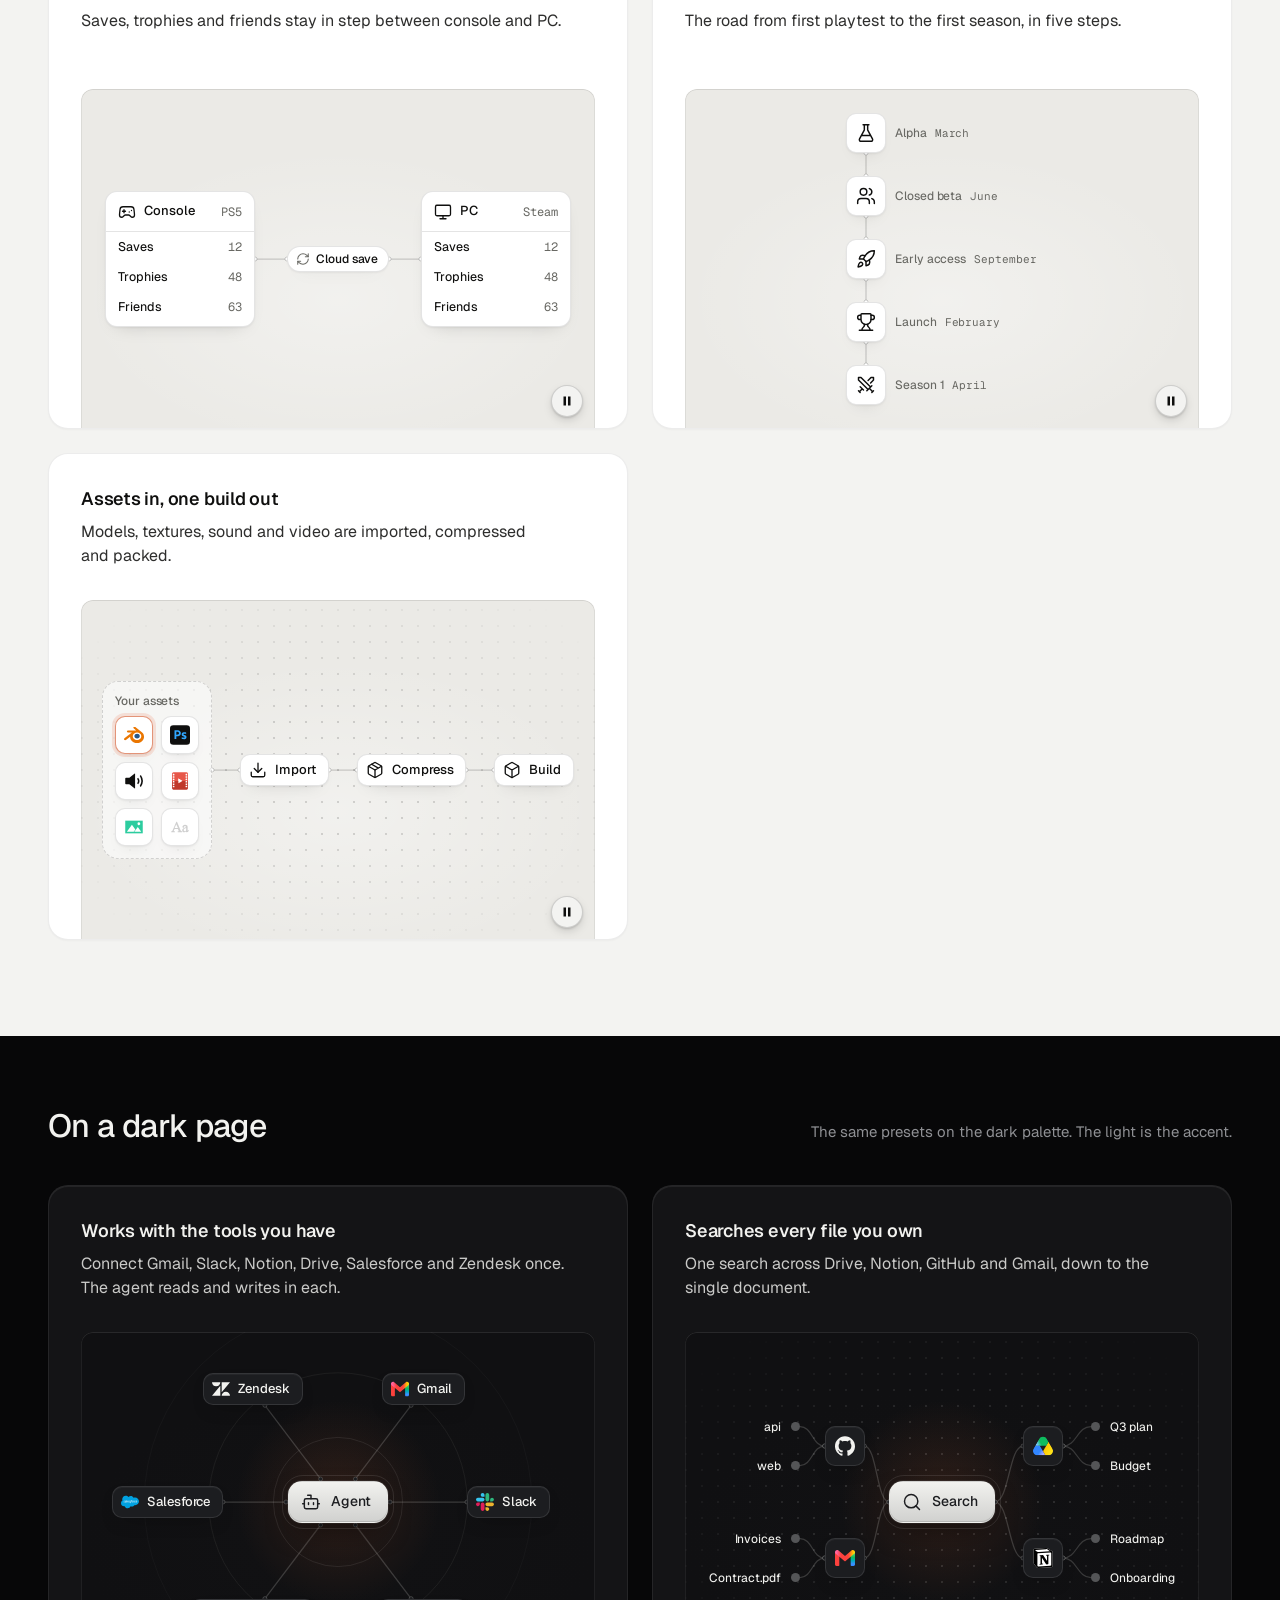
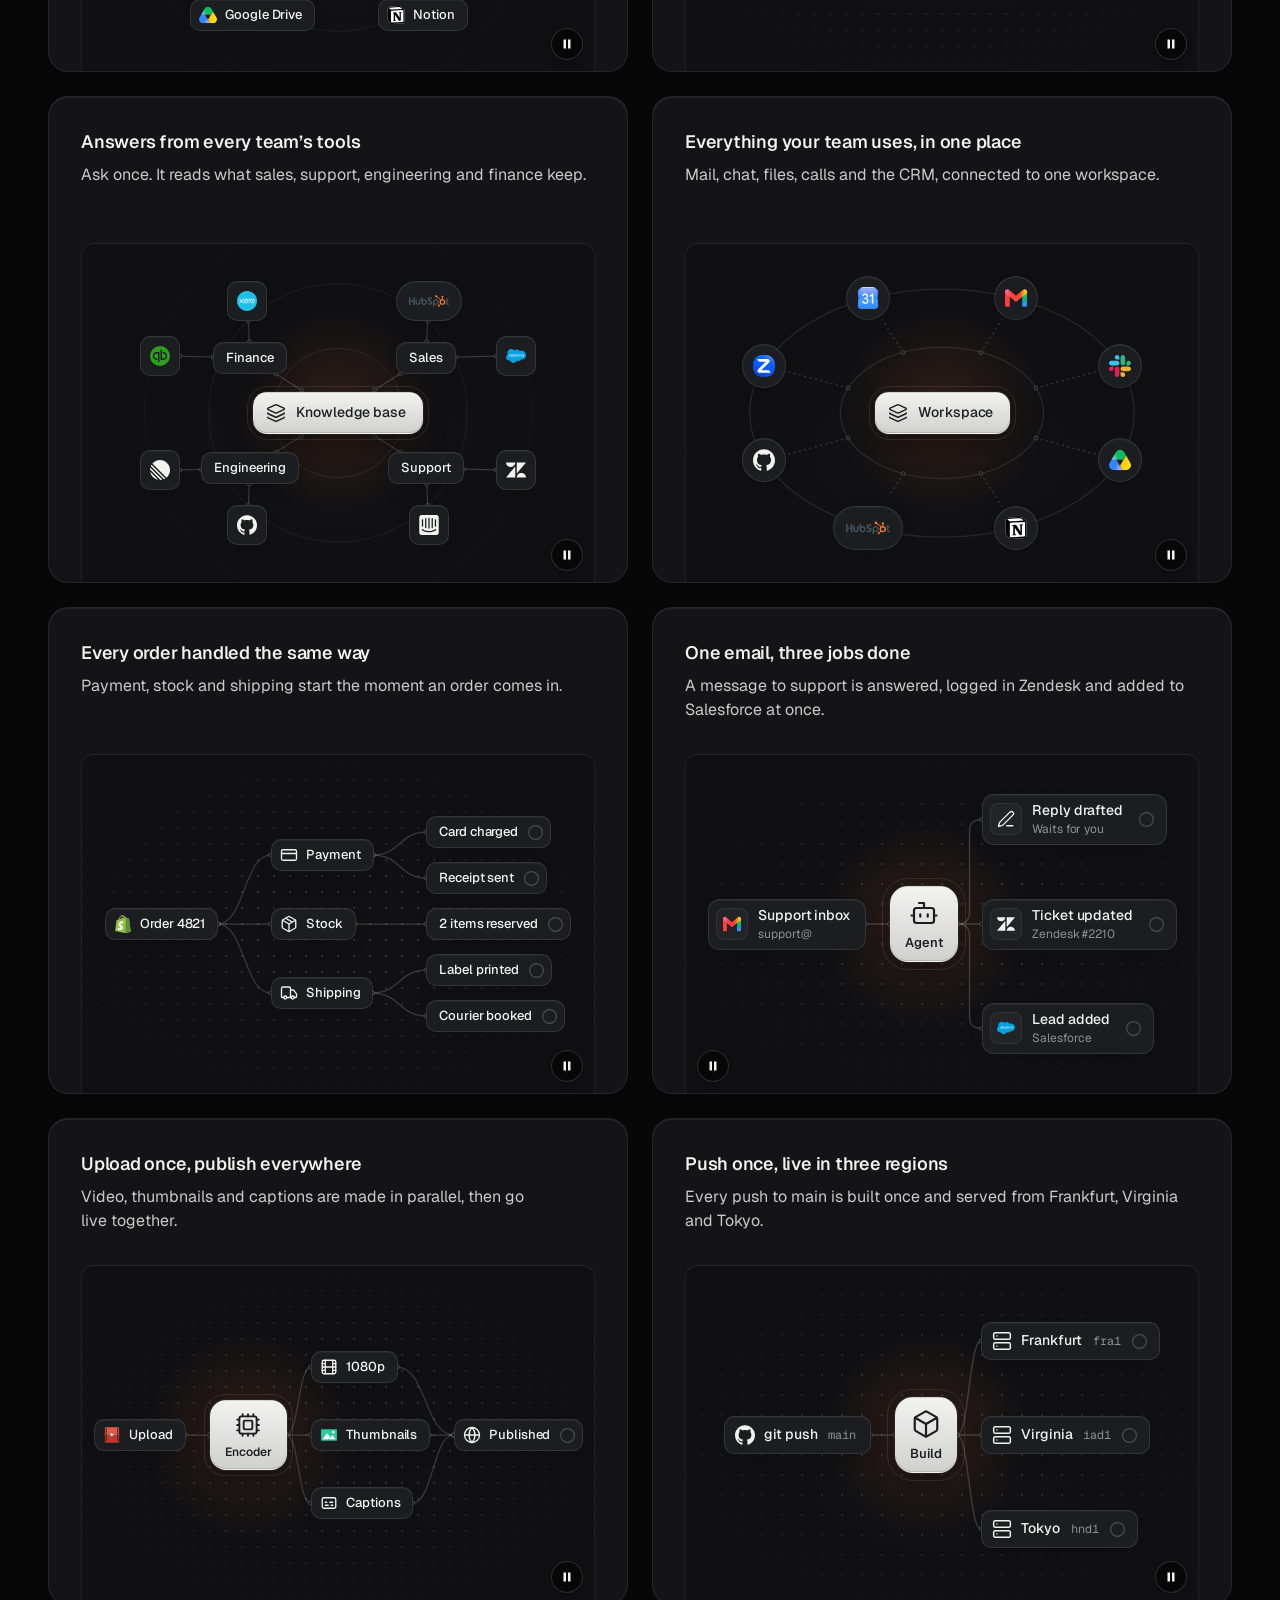
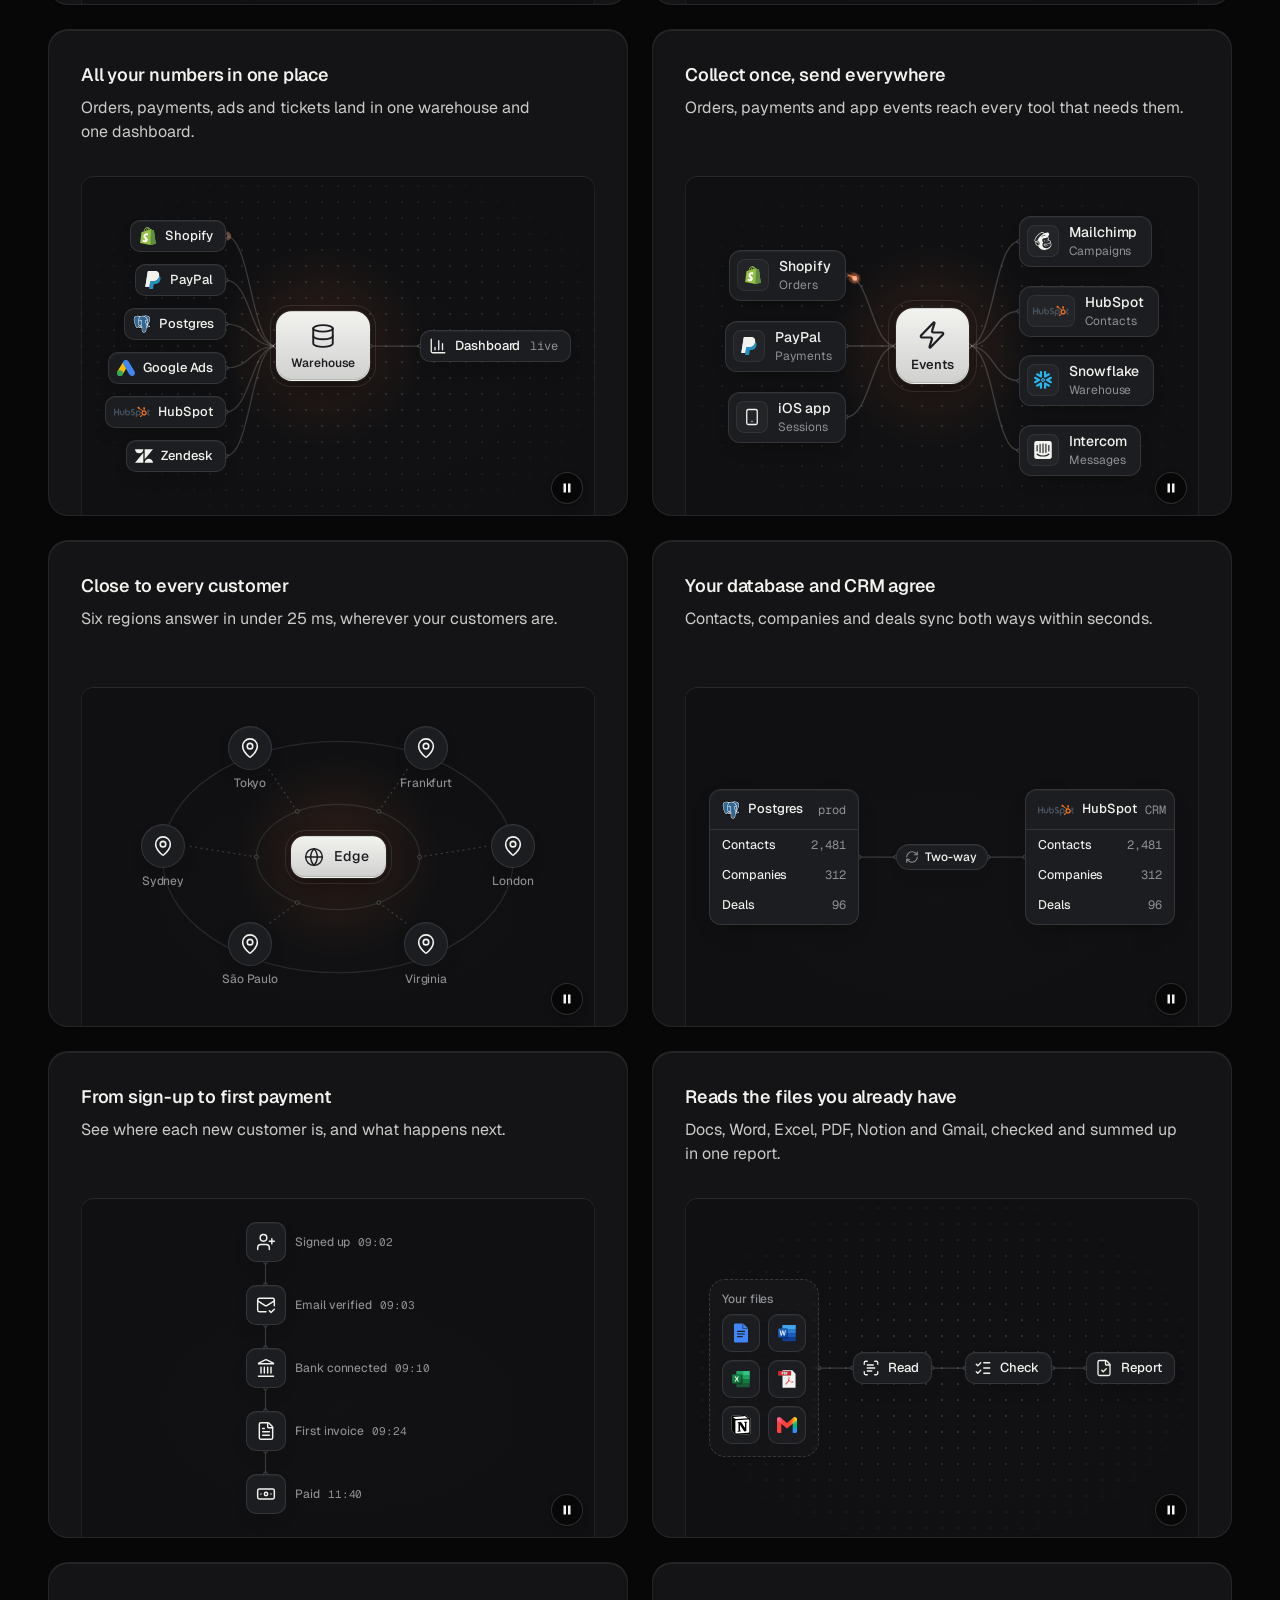
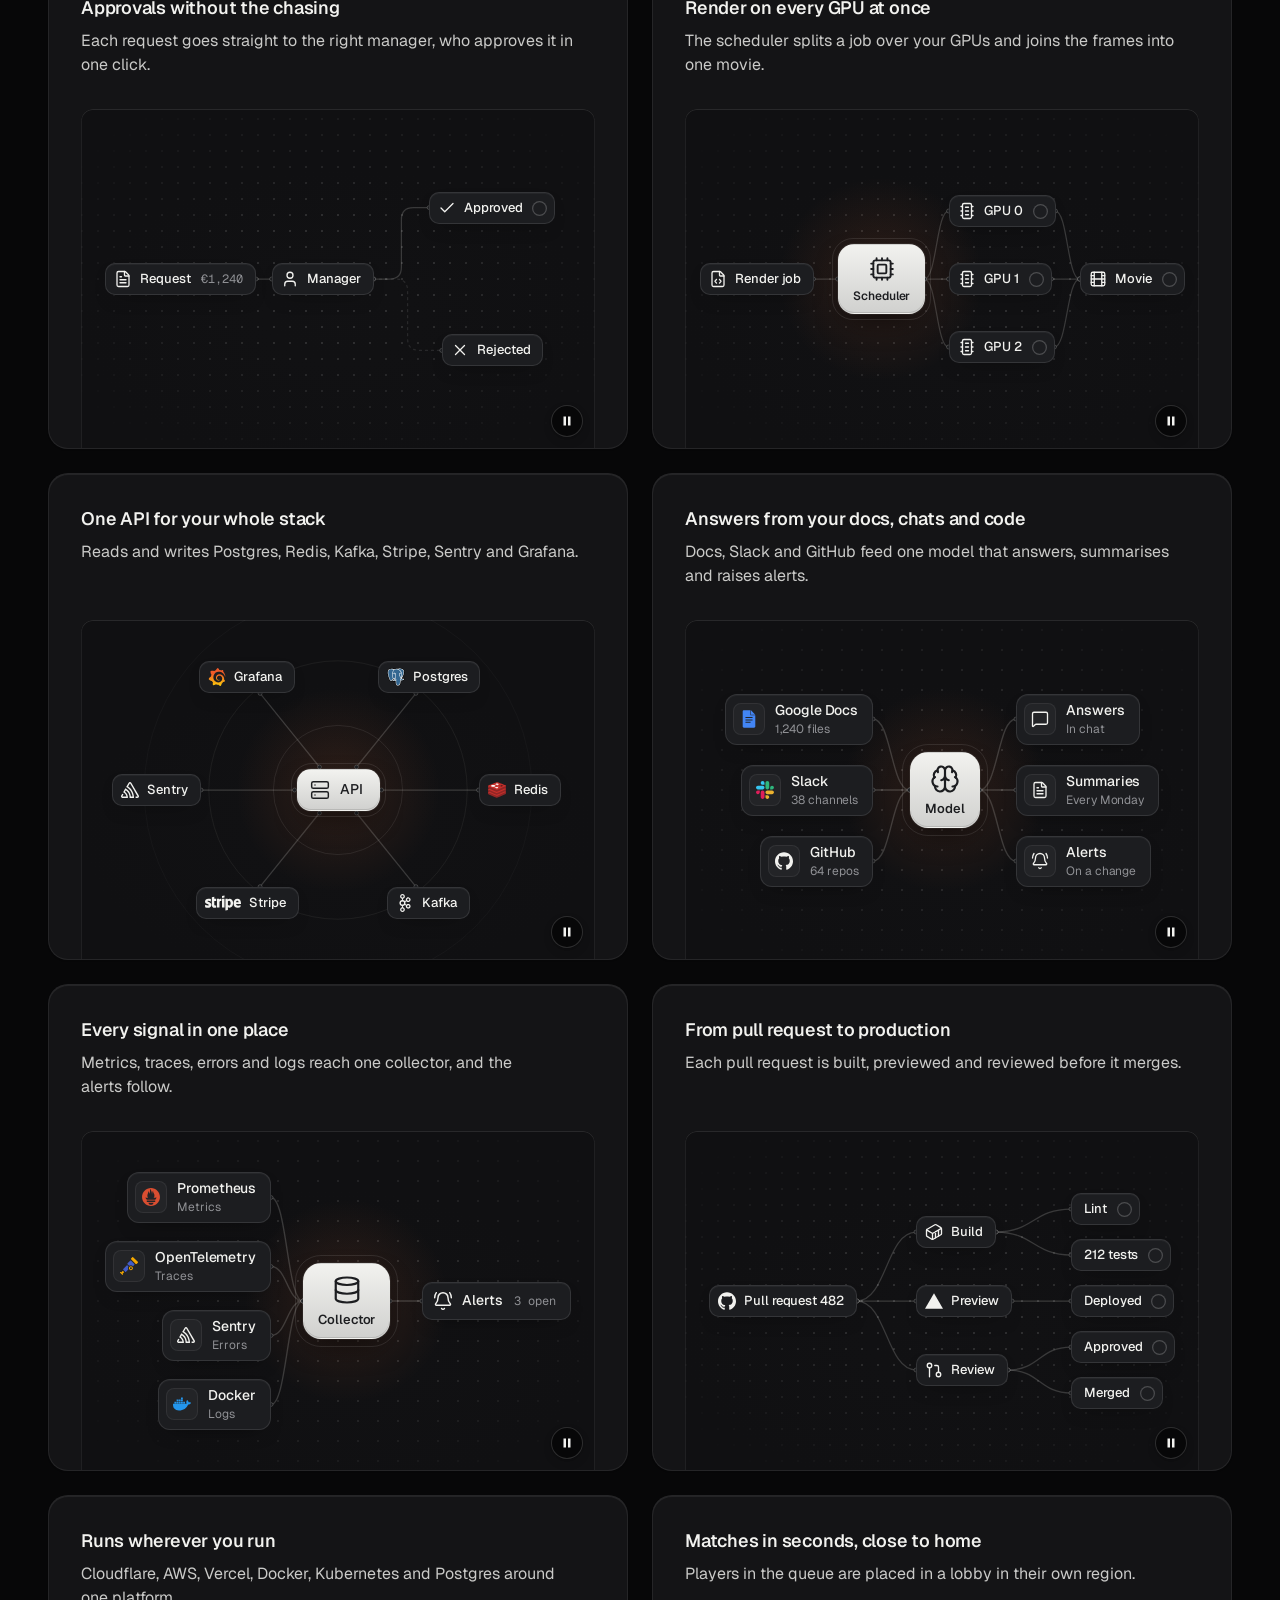
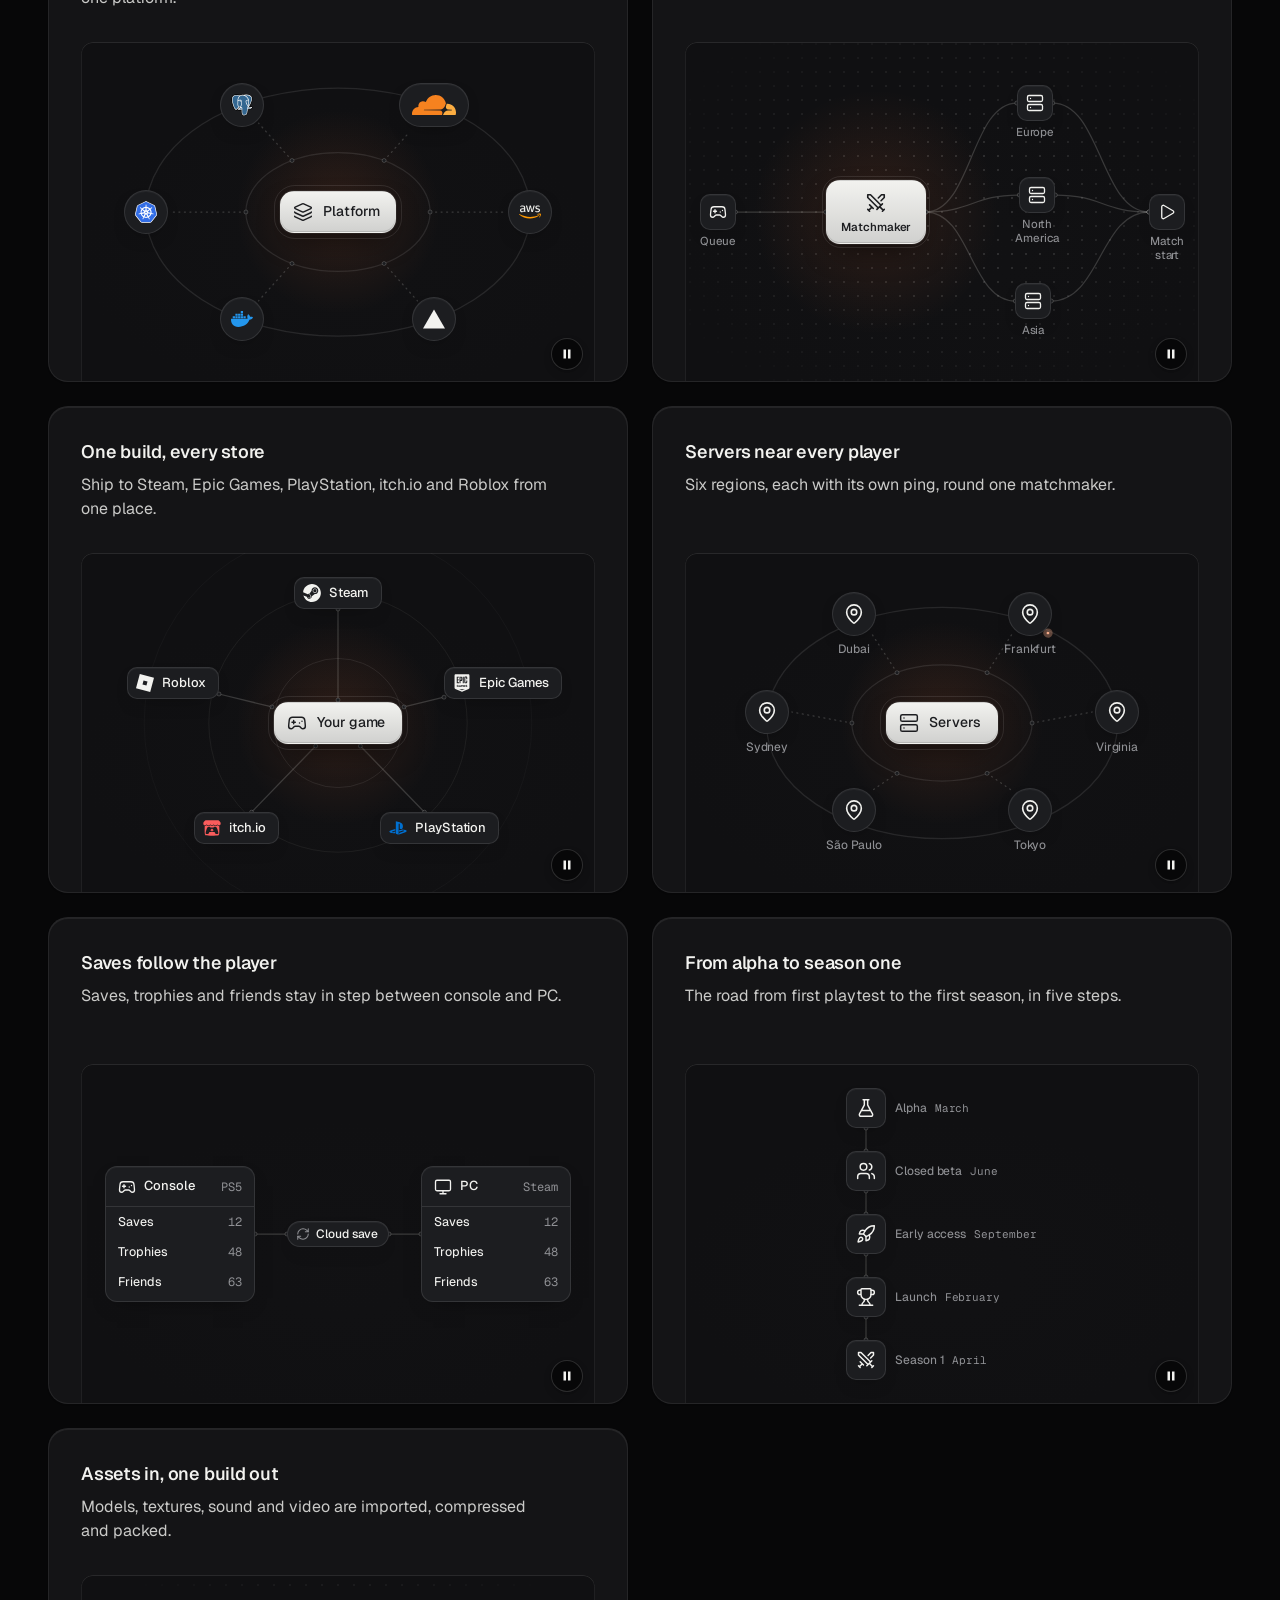
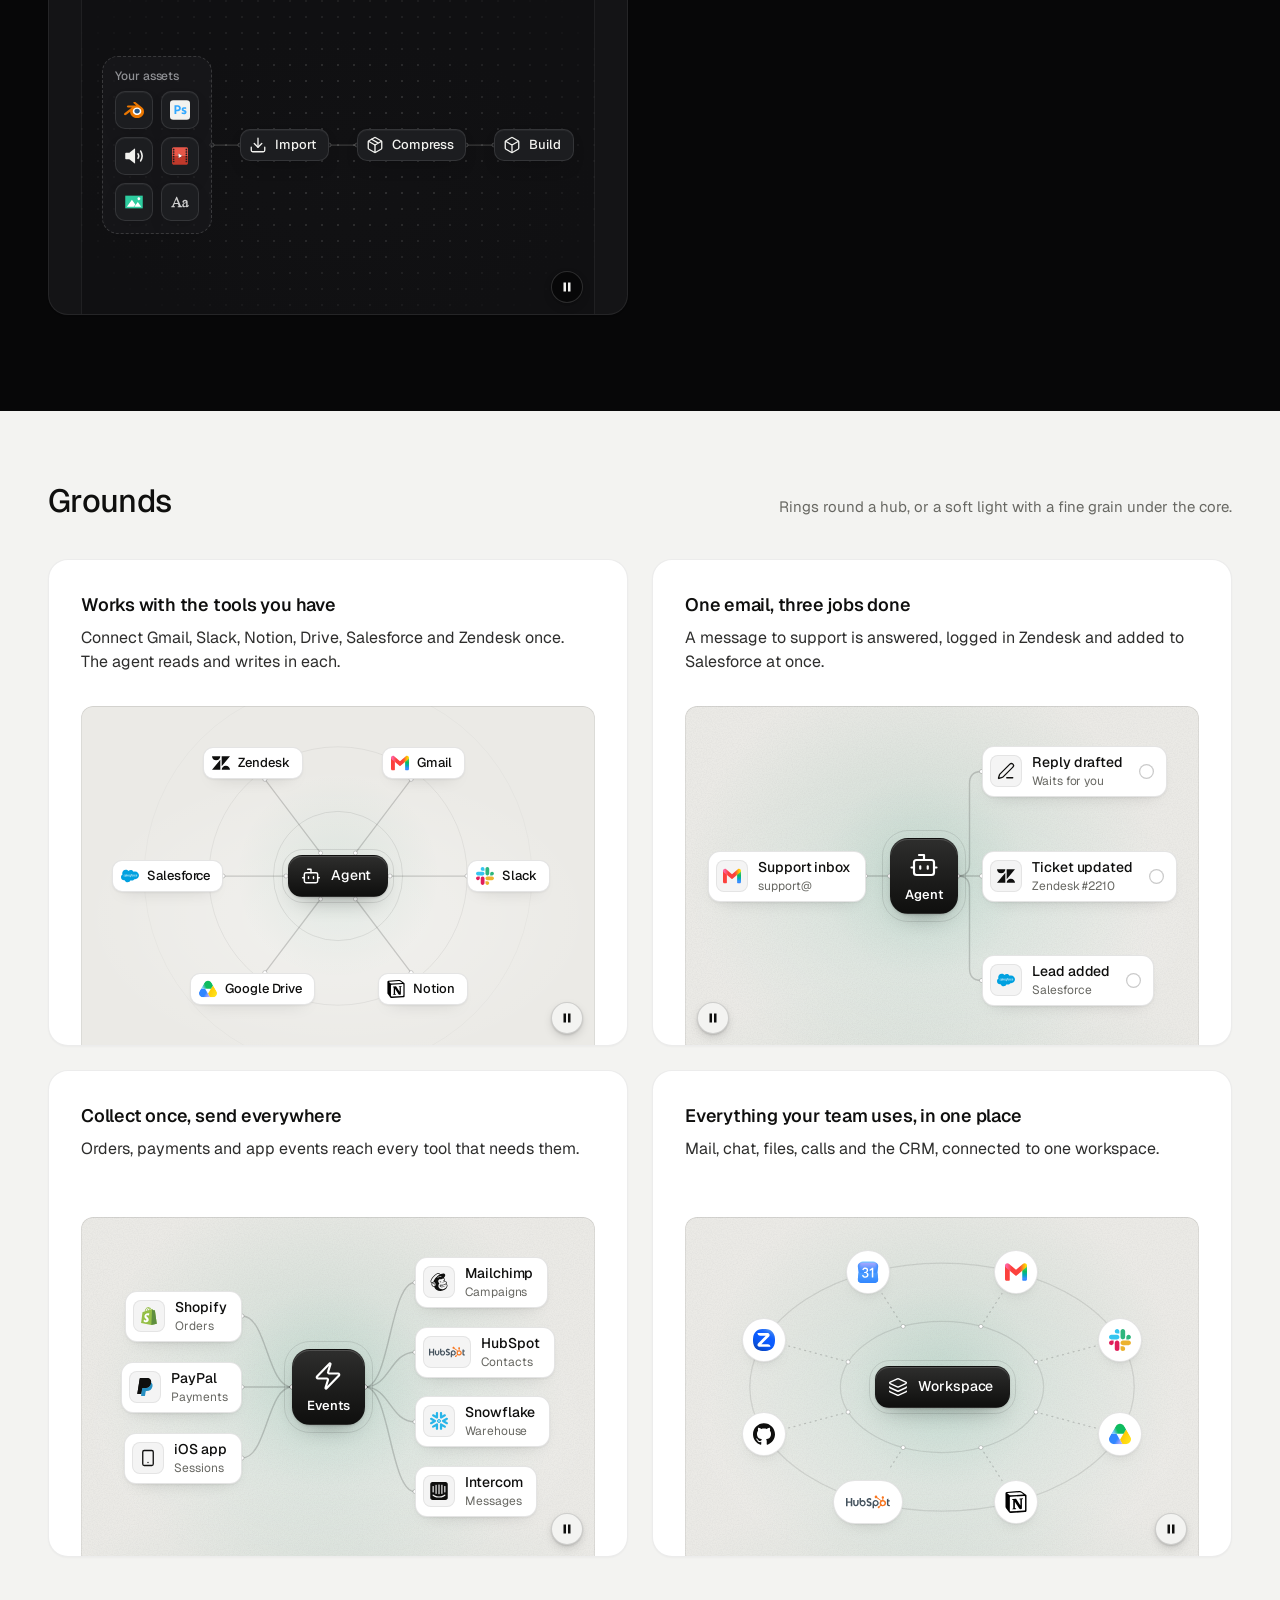
<file: assets/diagrams/demo.html>
<!doctype html>
<html lang="en">
<head>
<meta charset="utf-8">
<meta name="viewport" content="width=device-width, initial-scale=1">
<title>Diagrams</title>
<link rel="preconnect" href="https://fonts.googleapis.com">
<link rel="preconnect" href="https://fonts.gstatic.com" crossorigin>
<link href="https://fonts.googleapis.com/css2?family=Geist:wght@300..700&family=Geist+Mono:wght@400;500&display=swap" rel="stylesheet">
<link rel="stylesheet" href="../ui/cards.css">
<link rel="stylesheet" href="diagram.css">
<style>
  /* two page palettes (the same as assets/ui/cards.html); every colour of the cards and the diagrams
     comes from these */
  :root {
    --font-text: "Geist", system-ui, sans-serif;
    --font-display: "Geist", system-ui, sans-serif;
    --font-mono: "Geist Mono", ui-monospace, monospace;
  }
  [data-theme="light"] {
    --bg: #f3f3f1; --card: #ffffff; --ink: #0f0f0e; --muted: #686863; --accent: #e5531c; --accent-ink: #ffffff; --frag: #ffffff; --ground-bg: #ebeae6; --ground-accent: #dcd9d0;
  }
  [data-theme="light"][data-accent="blue"] { --accent: #2456e8; }
  [data-theme="light"][data-accent="green"] { --accent: #16825d; }
  [data-theme="dark"] {
    --bg: #070708; --card: #141416; --ink: #f2f2ef; --muted: #8f9094; --accent: #ff7a3c; --accent-ink: #120c08; --frag: #1c1d20; --ground-bg: #101012; --ground-accent: #232326;
  }
  [data-theme="dark"][data-accent="white"] { --accent: #f2f2ef; --accent-ink: #0b0b0c; }
  [data-theme="dark"][data-accent="green"] { --accent: #3ccf8e; --accent-ink: #06130d; }
  * { box-sizing: border-box; }
  html, body { margin: 0; }
  body { font-family: var(--font-text); background: #f3f3f1; color: #0f0f0e; -webkit-font-smoothing: antialiased; }
  .set { background: var(--bg); color: var(--ink); padding: 72px 0 96px; }
  .wrap { max-width: 1232px; margin: 0 auto; padding: 0 24px; }
  .head { display: flex; align-items: baseline; justify-content: space-between; gap: 24px; margin-bottom: 40px; }
  .head h2 { margin: 0; font: 500 32px/1.15 var(--font-display); letter-spacing: -0.02em; }
  .head p { margin: 0; color: var(--muted); font-size: 15px; max-width: 46ch; }
  .grid { display: grid; grid-template-columns: repeat(2, minmax(0, 1fr)); gap: 24px; }
  .grid--one { grid-template-columns: minmax(0, 1fr); }
  /* the panel heights of the brief: a card panel about 340 high, a section panel 560 */
  .card > .panel { --p-h: 340px; }
  .card--wide > .panel { --p-h: 560px; }
  .item { display: flex; flex-direction: column; gap: 10px; min-width: 0; }
  .item > .card { flex: 1; }
  .item > code { font: 400 12px/1 var(--font-mono); color: var(--muted); padding-left: 4px; }
  .top { background: #f3f3f1; border-bottom: 1px solid rgb(0 0 0 / .07); }
  .top .wrap { display: flex; align-items: center; gap: 16px; height: 60px; font-size: 14px; }
  .top b { font-weight: 560; }
  .top span { color: #686863; }
  /* a held moment (?dg=rest or mid) shows its end state at once, for screenshots */
  .dg-hold .dg *, .dg-hold .dg *::before, .dg-hold .dg *::after { transition: none !important; animation: none !important; }
  @media (max-width: 1023px) { .grid { grid-template-columns: minmax(0, 1fr); } }
  @media (max-width: 639px) {
    .set { padding: 48px 0 64px; }
    .wrap { padding: 0 16px; }
    .head { flex-direction: column; gap: 8px; margin-bottom: 28px; }
    .head h2 { font-size: 26px; }
    .card > .panel { --p-h: 300px; }
    .card--wide > .panel { --p-h: 420px; }
  }
</style>
</head>
<body data-icon-base="../icons/demo/">
<!-- icons load from ../icons/demo/ (every curated icon, written by scripts/icons.mjs fetch --all). A real page loads them from assets/icons/, filled once with:
     node scripts/icons.mjs scan index.html --out assets/icons -->
<header class="top"><div class="wrap"><b>Diagrams</b><span>diagram.js with presets.json: node-and-line visuals for a card or a section. <a href="lab.html">Open the builder</a></span></div></header>
<main id="sets"></main>

<script type="module">
  import dg from './diagram.js';

  // plain card copy for the demo only (a page writes its own)
  const COPY = {
    'hub-tools': ['Works with the tools you have', 'Connect Gmail, Slack, Notion, Drive, Salesforce and Zendesk once. The agent reads and writes in each.'],
    'hub-branches': ['Searches every file you own', 'One search across Drive, Notion, GitHub and Gmail, down to the single document.'],
    'hub-web': ['Answers from every team’s tools', 'Ask once. It reads what sales, support, engineering and finance keep.'],
    'ring-apps': ['Everything your team uses, in one place', 'Mail, chat, files, calls and the CRM, connected to one workspace.'],
    'tree-orders': ['Every order handled the same way', 'Payment, stock and shipping start the moment an order comes in.'],
    'lanes-agent': ['One email, three jobs done', 'A message to support is answered, logged in Zendesk and added to Salesforce at once.'],
    'lanes-media': ['Upload once, publish everywhere', 'Video, thumbnails and captions are made in parallel, then go live together.'],
    'lanes-deploy': ['Push once, live in three regions', 'Every push to main is built once and served from Frankfurt, Virginia and Tokyo.'],
    'fanin-warehouse': ['All your numbers in one place', 'Orders, payments, ads and tickets land in one warehouse and one dashboard.'],
    'bowtie-events': ['Collect once, send everywhere', 'Orders, payments and app events reach every tool that needs them.'],
    'ring-regions': ['Close to every customer', 'Six regions answer in under 25 ms, wherever your customers are.'],
    'sync-crm': ['Your database and CRM agree', 'Contacts, companies and deals sync both ways within seconds.'],
    'timeline-onboarding': ['From sign-up to first payment', 'See where each new customer is, and what happens next.'],
    'grid-documents': ['Reads the files you already have', 'Docs, Word, Excel, PDF, Notion and Gmail, checked and summed up in one report.'],
    'free-approval': ['Approvals without the chasing', 'Each request goes straight to the right manager, who approves it in one click.'],
    'lanes-render': ['Render on every GPU at once', 'The scheduler splits a job over your GPUs and joins the frames into one movie.'],
    'hub-stack': ['One API for your whole stack', 'Reads and writes Postgres, Redis, Kafka, Stripe, Sentry and Grafana.'],
    'bowtie-model': ['Answers from your docs, chats and code', 'Docs, Slack and GitHub feed one model that answers, summarises and raises alerts.'],
    'fanin-telemetry': ['Every signal in one place', 'Metrics, traces, errors and logs reach one collector, and the alerts follow.'],
    'tree-release': ['From pull request to production', 'Each pull request is built, previewed and reviewed before it merges.'],
    'ring-edge': ['Runs wherever you run', 'Cloudflare, AWS, Vercel, Docker, Kubernetes and Postgres around one platform.'],
    'lanes-matchmaking': ['Matches in seconds, close to home', 'Players in the queue are placed in a lobby in their own region.'],
    'hub-stores': ['One build, every store', 'Ship to Steam, Epic Games, PlayStation, itch.io and Roblox from one place.'],
    'ring-servers': ['Servers near every player', 'Six regions, each with its own ping, round one matchmaker.'],
    'sync-saves': ['Saves follow the player', 'Saves, trophies and friends stay in step between console and PC.'],
    'timeline-season': ['From alpha to season one', 'The road from first playtest to the first season, in five steps.'],
    'grid-assets': ['Assets in, one build out', 'Models, textures, sound and video are imported, compressed and packed.'],
  };
  const q = new URLSearchParams(location.search);
  const only = q.get('ids') ? q.get('ids').split(',') : null;
  const themes = q.get('theme') ? q.get('theme').split(',') : ['light', 'dark'];
  const type = q.get('type');                // software | tech | gaming | product | service
  const show = q.get('show') || 'all';      // all | cards | grounds | sections
  const groundAll = q.get('ground');         // ?ground=glow tries one ground on every card

  const presets = await dg.presets();
  const ids = Object.keys(presets).filter(id => (!only || only.includes(id)) && (!type || (presets[id].types || []).includes(type)));
  const root = document.getElementById('sets');

  const card = (id, cls = '', opts = null) => {
    const [t, p] = COPY[id] || [id, ''];
    const wrap = document.createElement('div');
    wrap.className = 'item';
    const a = document.createElement('article');
    a.className = 'card card--row ' + cls;
    a.innerHTML = `<h3></h3><p></p><div class="panel"><div class="dg" data-diagram="${id}"></div></div>`;
    a.querySelector('h3').textContent = t;
    a.querySelector('p').textContent = p;
    const o = { ...(opts || {}), ...(groundAll ? { ground: groundAll } : {}) };
    if (Object.keys(o).length) a.querySelector('.dg').dataset.diagramOpts = JSON.stringify(o);
    a.dataset.preset = id;
    wrap.append(a);
    if (q.get('labels')) { const code = document.createElement('code'); code.textContent = id + (o.ground ? ` · ground ${o.ground}` : ''); wrap.append(code); }
    return wrap;
  };
  const set = (theme, title, text, list, wideCards, accent) => {
    const sec = document.createElement('section');
    sec.className = 'set';
    sec.dataset.theme = theme;
    if (accent) sec.dataset.accent = accent;
    sec.innerHTML = `<div class="wrap"><div class="head"><h2></h2><p></p></div><div class="grid${wideCards ? ' grid--one' : ''}"></div></div>`;
    sec.querySelector('h2').textContent = title;
    sec.querySelector('.head p').textContent = text;
    const grid = sec.querySelector('.grid');
    list.forEach(x => { const [id, o] = Array.isArray(x) ? x : [x, null]; if (presets[id]) grid.appendChild(card(id, wideCards ? 'card--wide' : '', o)); });
    root.appendChild(sec);
  };
  if (show === 'all' || show === 'cards') {
    if (themes.includes('light')) set('light', 'In a card', 'Every preset in a feature card, its panel about 540 by 340.', ids);
    if (themes.includes('dark')) set('dark', 'On a dark page', 'The same presets on the dark palette. The light is the accent.', ids);
  }
  if (show === 'all' || show === 'grounds') {
    const g = [['hub-tools', { ground: 'rings' }], ['lanes-agent', { ground: 'glow' }], ['bowtie-events', { ground: 'glow dots' }], ['ring-apps', { ground: 'glow' }]]
      .filter(([id]) => !only || only.includes(id));
    if (themes.includes('light')) set('light', 'Grounds', 'Rings round a hub, or a soft light with a fine grain under the core.', g, false, 'green');
    if (themes.includes('dark')) set('dark', 'Grounds, dark', 'The same grounds on the dark palette.', g, false, 'green');
  }
  if (show === 'all' || show === 'sections') {
    const wl = ['lanes-agent', 'bowtie-events'].filter(id => !only || only.includes(id));
    const wd = ['hub-branches', 'sync-crm'].filter(id => !only || only.includes(id));
    if (themes.includes('light')) set('light', 'In a section', 'The same specs at section size, about 1170 by 560. Nodes with a line become cards.', wl, true, 'blue');
    if (themes.includes('dark')) set('dark', 'Section, dark', 'A white light on the dark palette.', wd, true, 'white');
  }

  const all = await dg.auto(document);
  window.__dg = all;
  await document.fonts.ready;
  await dg.ready();
  // ?dg=rest holds every diagram at rest, ?dg=mid at its busiest moment (screenshots)
  const hold = q.get('dg');
  if (hold) { document.documentElement.classList.add('dg-hold'); all.forEach(d => d.seek(hold === 'rest' ? d.T - 0.05 : d.stillT)); }
  requestAnimationFrame(() => { document.documentElement.dataset.ready = '1'; });
</script>
</body>
</html>
</file>
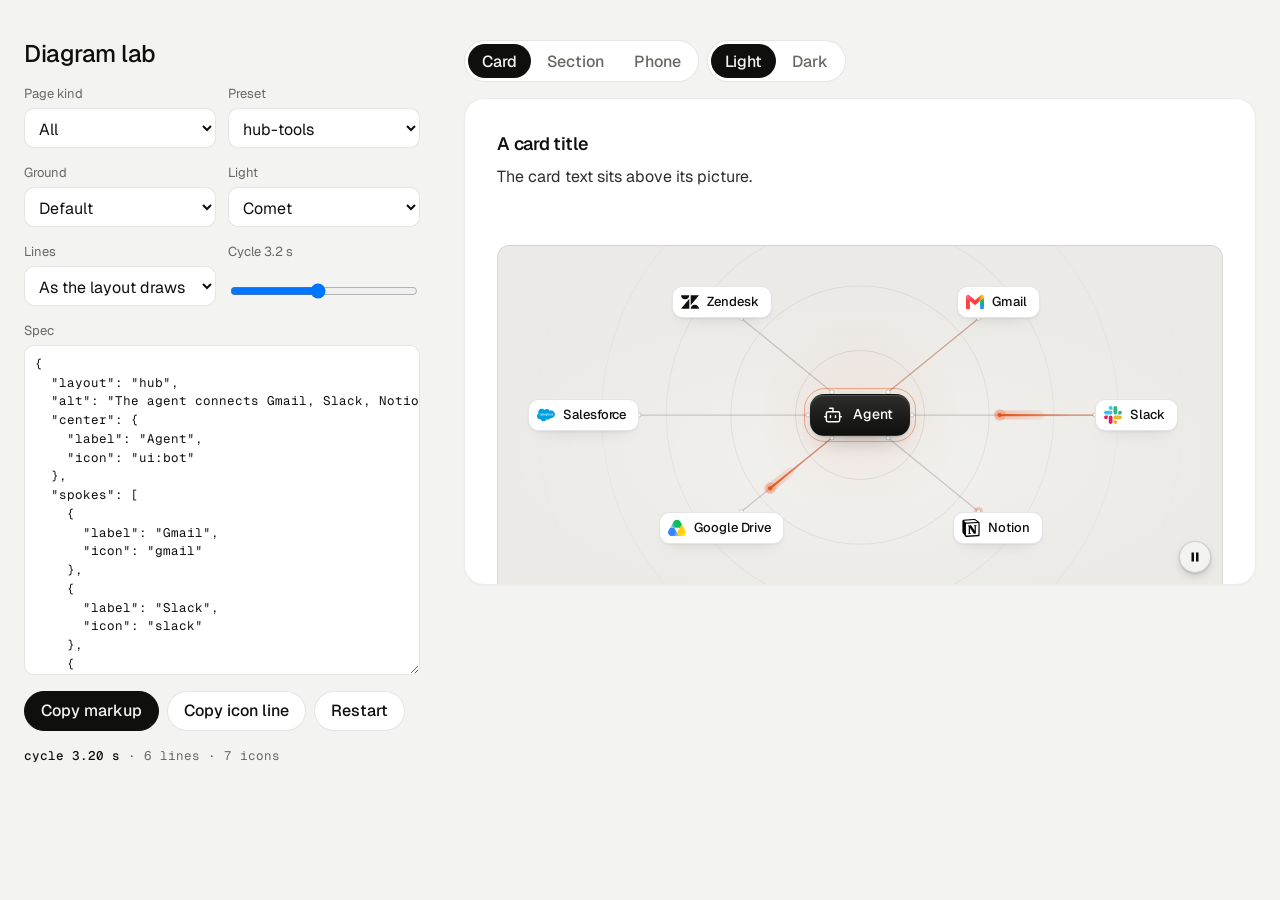
<file: assets/diagrams/lab.html>
<!doctype html>
<html lang="en">
<head>
<meta charset="utf-8">
<meta name="viewport" content="width=device-width, initial-scale=1">
<title>Diagram lab</title>
<link rel="preconnect" href="https://fonts.googleapis.com">
<link rel="preconnect" href="https://fonts.gstatic.com" crossorigin>
<link href="https://fonts.googleapis.com/css2?family=Geist:wght@300..700&family=Geist+Mono:wght@400;500&display=swap" rel="stylesheet">
<link rel="stylesheet" href="../ui/cards.css">
<link rel="stylesheet" href="diagram.css">
<style>
  /* The builder: pick a preset, change the JSON or the controls, see the card at once, copy the markup. Not part of a page. */
  :root { --font-text: "Geist", system-ui, sans-serif; --font-display: "Geist", system-ui, sans-serif; --font-mono: "Geist Mono", ui-monospace, monospace; }
  [data-theme="light"] { --bg: #f3f3f1; --card: #ffffff; --ink: #0f0f0e; --muted: #686863; --accent: #e5531c; --accent-ink: #ffffff; --frag: #ffffff; --ground-bg: #ebeae6; --ground-accent: #dcd9d0; --line: rgb(0 0 0 / .1); --field: #ffffff; }
  [data-theme="light"][data-accent="blue"] { --accent: #2456e8; }
  [data-theme="light"][data-accent="green"] { --accent: #16825d; }
  [data-theme="dark"] { --bg: #070708; --card: #141416; --ink: #f2f2ef; --muted: #8f9094; --accent: #ff7a3c; --accent-ink: #120c08; --frag: #1c1d20; --ground-bg: #101012; --ground-accent: #232326; --line: rgb(255 255 255 / .12); --field: #101012; }
  [data-theme="dark"][data-accent="white"] { --accent: #f2f2ef; --accent-ink: #0b0b0c; }
  [data-theme="dark"][data-accent="green"] { --accent: #3ccf8e; --accent-ink: #06130d; }
  * { box-sizing: border-box; }
  html, body { margin: 0; }
  body { font-family: var(--font-text); background: var(--bg); color: var(--ink); -webkit-font-smoothing: antialiased; min-height: 100vh; }
  .lab { display: grid; gap: 32px; max-width: 1440px; margin: 0 auto; padding: 32px 24px 64px; }
  .side { display: grid; gap: 16px; align-content: start; min-width: 0; }
  .side h1 { margin: 0; font: 500 24px/1.2 var(--font-display); letter-spacing: -0.02em; }
  .row { display: grid; gap: 6px; }
  .row > label, .row > .lbl { font-size: 13px; color: var(--muted); }
  .two { display: grid; grid-template-columns: 1fr 1fr; gap: 12px; }
  select, textarea, button, input[type=range] { font: inherit; color: inherit; }
  select, textarea { width: 100%; background: var(--field); border: 1px solid var(--line); border-radius: 10px; padding: 9px 10px; }
  select { height: 40px; }
  textarea { min-height: 360px; resize: vertical; font: 400 12.5px/1.5 var(--font-mono); white-space: pre; tab-size: 2; }
  textarea.is-bad { border-color: #c4321c; }
  .btns { display: flex; flex-wrap: wrap; gap: 8px; }
  button.b { height: 40px; padding: 0 16px; border-radius: 999px; border: 1px solid var(--line); background: var(--card); cursor: pointer; font-weight: 500; }
  button.b:hover { border-color: var(--ink); }
  button.b--main { background: var(--ink); color: var(--bg); border-color: var(--ink); }
  .out { font: 400 12.5px/1.5 var(--font-mono); color: var(--muted); overflow-wrap: anywhere; min-height: 1.5em; }
  .out b { color: var(--ink); font-weight: 500; }
  .out .bad { color: #c4321c; }
  .lb-stage { min-width: 0; display: grid; align-content: start; gap: 16px; }
  .lb-stage .card > .panel { --p-h: 340px; }
  .lb-stage .card--wide > .panel { --p-h: 560px; }
  .lb-stage .card--phone { max-width: 390px; }
  .lb-stage .card--phone > .panel { --p-h: 300px; }
  .seg { display: inline-flex; border: 1px solid var(--line); border-radius: 999px; padding: 3px; gap: 2px; background: var(--card); width: fit-content; }
  .seg button { height: 34px; padding: 0 14px; border: 0; background: none; border-radius: 999px; cursor: pointer; font-weight: 500; color: var(--muted); }
  .seg button[aria-pressed="true"] { background: var(--ink); color: var(--bg); }
  @media (min-width: 1024px) { .lab { grid-template-columns: 400px minmax(0, 1fr); gap: 40px; padding-top: 40px; } textarea { min-height: 330px; } .side { position: sticky; top: 24px; max-height: calc(100vh - 48px); overflow: auto; padding-right: 4px; } }
  @media (max-width: 639px) { .lab { padding: 24px 16px 48px; } }
</style>
</head>
<body data-theme="light" data-icon-base="../icons/demo/">
<div class="lab">
  <aside class="side">
    <h1>Diagram lab</h1>
    <div class="two">
      <div class="row"><label for="type">Page kind</label><select id="type"><option value="">All</option><option>software</option><option>tech</option><option>gaming</option><option>product</option><option>service</option></select></div>
      <div class="row"><label for="preset">Preset</label><select id="preset"></select></div>
    </div>
    <div class="two">
      <div class="row"><label for="ground">Ground</label><select id="ground"><option value="">Default</option><option>dots</option><option>rings</option><option>grid</option><option>glow</option><option>glow dots</option><option>glow rings</option><option>none</option></select></div>
      <div class="row"><label for="pulse">Light</label><select id="pulse"><option value="">Comet</option><option>dot</option><option>none</option></select></div>
    </div>
    <div class="two">
      <div class="row"><label for="curve">Lines</label><select id="curve"><option value="">As the layout draws them</option><option>curve</option><option>elbow</option><option>swirl</option></select></div>
      <div class="row"><label for="cycle">Cycle <span id="cycleV">3.2 s</span></label><input id="cycle" type="range" min="2.5" max="4" step="0.1" value="3.2"></div>
    </div>
    <div class="row"><label for="json">Spec</label><textarea id="json" spellcheck="false"></textarea></div>
    <div class="btns">
      <button class="b b--main" id="copy" type="button">Copy markup</button>
      <button class="b" id="copyIcons" type="button">Copy icon line</button>
      <button class="b" id="restart" type="button">Restart</button>
    </div>
    <div class="out" id="info"></div>
  </aside>
  <main class="lb-stage">
    <div class="btns">
      <div class="seg" id="size" role="group" aria-label="Size"><button type="button" data-v="card" aria-pressed="true">Card</button><button type="button" data-v="section" aria-pressed="false">Section</button><button type="button" data-v="phone" aria-pressed="false">Phone</button></div>
      <div class="seg" id="theme" role="group" aria-label="Palette"><button type="button" data-v="light" aria-pressed="true">Light</button><button type="button" data-v="dark" aria-pressed="false">Dark</button></div>
    </div>
    <article class="card card--row" id="card"><h3 id="ct"></h3><p id="cp"></p><div class="panel"><div class="dg" id="dg"></div></div></article>
  </main>
</div>
<script type="module">
  import dg from './diagram.js';
  const $ = id => document.getElementById(id);
  const presets = await dg.presets();
  const base = new URL('../icons/demo/', location.href).href;
  const q = new URLSearchParams(location.search);
  let spec = null, d = null, size = 'card';

  const names = type => Object.keys(presets).filter(k => !type || (presets[k].types || []).includes(type));
  const fillPresets = () => { $('preset').innerHTML = names($('type').value).map(k => `<option>${k}</option>`).join(''); };
  const load = id => { spec = JSON.parse(JSON.stringify(presets[id])); delete spec.types; $('json').value = JSON.stringify(spec, null, 2); sync(); };
  const first = n => (spec.center || spec.core || spec.input || spec.root || spec.left || {}).label || n;

  function iconIds(o, out = new Set()) {
    if (Array.isArray(o)) o.forEach(x => iconIds(x, out));
    else if (o && typeof o === 'object') for (const k in o) { if (k === 'icon' && typeof o[k] === 'string' && !/^text:|[/.]/.test(o[k])) out.add(o[k]); else iconIds(o[k], out); }
    return out;
  }
  function markup() {
    const j = JSON.stringify(spec);
    return /'/.test(j)
      ? `<div class="panel"><div class="dg" data-diagram><script type="application/json">${j}<\/script></div></div>`
      : `<div class="panel"><div class="dg" data-diagram='${j}'></div></div>`;
  }
  function paint() {
    const card = $('card');
    card.classList.toggle('card--wide', size === 'section');
    card.classList.toggle('card--phone', size === 'phone');
    const s = JSON.parse(JSON.stringify(spec));
    if (size === 'section') s.size = 'section';
    $('ct').textContent = 'A card title';
    $('cp').textContent = 'The card text sits above its picture.';
    const el = $('dg');
    d = dg.mount(el, s, { iconBase: base });
    const ids = [...iconIds(spec)];
    setTimeout(() => {
      $('info').innerHTML = `<b>cycle ${d.T ? d.T.toFixed(2) : '-'} s</b> · ${d.E ? d.E.filter(e => e.lit).length : 0} lines · ${ids.length} icons`;
    }, 400);
  }
  function sync() {
    try { spec = JSON.parse($('json').value); $('json').classList.remove('is-bad'); } catch (e) { $('json').classList.add('is-bad'); $('info').innerHTML = `<span class="bad">${e.message}</span>`; return; }
    paint();
  }
  // a control writes into the spec and the textarea
  function setField(path, v) {
    try { spec = JSON.parse($('json').value); } catch { return; }
    const [a, b] = path.split('.');
    if (b) { spec[a] = spec[a] || {}; if (v === '' || v == null) delete spec[a][b]; else spec[a][b] = v; if (!Object.keys(spec[a]).length) delete spec[a]; }
    else if (v === '' || v == null) delete spec[a]; else spec[a] = v;
    $('json').value = JSON.stringify(spec, null, 2);
    sync();
  }
  $('type').onchange = () => { fillPresets(); load($('preset').value); };
  $('preset').onchange = () => { $('ground').value = $('pulse').value = $('curve').value = ''; $('cycle').value = 3.2; $('cycleV').textContent = '3.2 s'; load($('preset').value); };
  $('ground').onchange = () => setField('ground', $('ground').value);
  $('pulse').onchange = () => setField('motion.pulse', $('pulse').value);
  $('curve').onchange = () => setField('curve', $('curve').value);
  $('cycle').oninput = () => { $('cycleV').textContent = (+$('cycle').value).toFixed(1) + ' s'; setField('motion.cycle', +$('cycle').value === 3.2 ? '' : +$('cycle').value); };
  let t0; $('json').oninput = () => { clearTimeout(t0); t0 = setTimeout(sync, 350); };
  $('restart').onclick = () => d && d.restart && d.restart();
  const copy = async (text, btn, label) => { try { await navigator.clipboard.writeText(text); btn.textContent = 'Copied'; } catch { btn.textContent = 'Copy failed'; } setTimeout(() => (btn.textContent = label), 1400); };
  $('copy').onclick = () => copy(markup(), $('copy'), 'Copy markup');
  $('copyIcons').onclick = () => copy(`node <skill>/scripts/icons.mjs fetch ${[...iconIds(spec)].join(' ')} --out assets/icons`, $('copyIcons'), 'Copy icon line');
  for (const [id, key] of [['size', 'size'], ['theme', 'theme']]) {
    $(id).onclick = ev => {
      const b = ev.target.closest('button'); if (!b) return;
      [...$(id).children].forEach(x => x.setAttribute('aria-pressed', String(x === b)));
      if (key === 'size') { size = b.dataset.v; paint(); } else document.body.dataset.theme = b.dataset.v;
    };
  }
  if (q.get('type')) $('type').value = q.get('type');
  fillPresets();
  if (q.get('preset') && presets[q.get('preset')]) $('preset').value = q.get('preset');
  if (q.get('theme') === 'dark') { document.body.dataset.theme = 'dark'; $('theme').children[1].click(); }
  load($('preset').value);
  window.__lab = { get d() { return d; } };
</script>
</body>
</html>
</file>
<file: assets/system.css>
/*
  taste-skill system.css - the one system for the page. Link it first, then assets/ui/cards.css (the
  feature card, its panel and the fragment placements), then set the palette (--p-*), the fonts and
  the radius set on :root in the page (node scripts/start.mjs prints that block).
  Do not add a second grid, spacing scale, type scale, radius scale, button or card style.
*/

/* ---------------------------------------------------------------- tokens */
:root {
  /* palette (hex only; fx.js reads --bg --surface --ink --muted --accent --accent-ink) */
  --p-bg: #ffffff;
  --p-surface: #f4f4f4;
  --p-ink: #111111;
  --p-muted: #6b6b6b;
  --p-accent: #1a4be0;
  --p-accent-ink: #ffffff;
  --p-action: #1a4be0;      /* buttons, links, focus: the accent, or the ink when the accent is too pale */
  --p-action-ink: #ffffff;
  --p-inv-bg: #111111;
  --p-inv-surface: #1c1c1c;
  --p-inv-ink: #f4f4f4;
  --p-inv-muted: #a3a3a3;
  --p-inv-accent: #ffffff;
  --p-inv-accent-ink: #111111;
  --p-inv-action: #ffffff;
  --p-inv-action-ink: #111111;
  /* the lit ground behind UI and in the closing band (references/cards.md), one per page, tech pages only
     (none on kind other, which is flat): <html data-ground="sand|sky|sage|painting">. system.js gives it to every ground
     that holds UI, on light and dark pages alike; --hue on one panel changes only its accent */
  --ground-bg: #d9ccb7; --ground-surface: #e9e0d2; --ground-ink: #2a2622; --ground-muted: #5a534a; --ground-accent: #a8794a;

  /* fonts */
  --font-display: system-ui, -apple-system, "Segoe UI", sans-serif;
  --font-text: system-ui, -apple-system, "Segoe UI", sans-serif;
  --font-mono: ui-monospace, "SFMono-Regular", Menlo, Consolas, monospace;
  --display-weight: 400;    /* headlines 400; 500 on a tech page (software, gaming, hardware) */
  --display-tracking: -0.025em;

  /* the page rhythm (references/layout-v4.md): one section per screen. The header is fixed and
     --nav tall; every section is padded --padt above and --padb (plus the phone action bar, --bar)
     below, and is exactly one or two screens tall (--h: 1 or 2; --hm on a phone). The hero's words
     start --hgap under the header and its content ends --hpadb above the fold. */
  --nav: 72px;
  --padt: 120px;
  --padb: 72px;
  --hgap: 48px;
  --hpadb: 64px;
  --bar: 0px;
  /* grid: one .wrap (alias .container) for the header, every section and the footer, the same
     --gut on both sides: 1280 wide at x 80-1360 at 1440, 342 at x 24-366 at 390 */
  --container: 1280px;
  --gut: 80px;
  --pad: var(--gut);
  --gutter: 24px;

  /* spacing: 4/8 scale */
  --s-1: 4px;  --s-2: 8px;  --s-3: 12px; --s-4: 16px; --s-5: 24px;
  --s-6: 32px; --s-7: 48px; --s-8: 64px; --s-9: 96px; --s-10: 128px;
  --section: 40px;      /* only a .section outside main (the kit's demo pages); every main > section and
                           footer.closing take --padt and --padb */
  --section-band: 56px; /* the same for an older footer outside footer.closing */
  --head-gap: 48px;     /* the one heading-to-content gap, 32 on a phone (layout.css reads it as --ly-head-gap) */
  --card-pad: 16px;     /* card padding (cards.css sets its own for cards with a panel) */
  --card-gap: 16px;     /* gap between cards */

  /* type scale (the only sizes on the page) */
  --t-label: 13px;
  --t-small: 14px;
  --t-body: 16px;
  --t-lead: 18px;
  --t-card: 18px;
  --t-h3: 24px;
  /* straight lines from the phone size at 390 to the desktop size at 1440 (system.md's table) */
  --t-h2: clamp(30px, 1.72vw + 23.3px, 48px);
  --t-h1: clamp(38px, 3.24vw + 25.4px, 72px);
  /* a big number stays a step under the h2 (VI-11): 38 at 1440, 28 at 390, so it never reads as a
     section heading; a stats row and a price set their own, smaller still */
  --t-stat: clamp(28px, .952vw + 24.29px, 38px);

  /* radius: one scale (soft by default; data-radius on <html> switches it) */
  --r-sm: 8px;  --r-md: 12px; --r-lg: 20px; --r-btn: 8px;

  /* controls (fixed here; a page never adds its own) */
  --btn-h: 44px;
  --btn-h-sm: 36px;
  --nav-h: var(--nav);  /* the older name, kept for the kit's files */
  --icon: 16px;         /* small icons: socials, menu chevrons, mono brand marks */

  /* motion: the one UI ease-out (motion.css --m-ease and ui/base.css --u-ease read it; references/motion.md) */
  --ease: cubic-bezier(.2, .8, .2, 1);
  --dur: 180ms;
}
html[data-radius="sharp"] { --r-sm: 4px; --r-md: 6px;  --r-lg: 8px;  --r-btn: 4px; }
html[data-radius="soft"]  { --r-sm: 8px; --r-md: 12px; --r-lg: 20px; --r-btn: 8px; }
html[data-radius="round"] { --r-sm: 10px; --r-md: 16px; --r-lg: 24px; --r-btn: 999px; }
/* the four lit grounds (references/cards.md); sand is the default above. painting goes with
   painterly-landscape (x.ai's daylight sky over olive hills) */
html[data-ground="sky"]      { --ground-bg: #c6d3df; --ground-surface: #d6e0e9; --ground-ink: #25303a; --ground-muted: #4d5964; --ground-accent: #3f6a92; }
html[data-ground="sage"]     { --ground-bg: #cdd6c6; --ground-surface: #dce3d6; --ground-ink: #262d24; --ground-muted: #535b51; --ground-accent: #6c8e63; }
html[data-ground="painting"] { --ground-bg: #79a8d6; --ground-surface: #a6c4e2; --ground-ink: #16212c; --ground-muted: #273949; --ground-accent: #9c9b3c; }
/* cards.css takes its card and panel radii from this scale */
html[data-radius] .card { --c-r: var(--r-lg); }
html[data-radius] .panel { --p-r: var(--r-md); }

/* a phone: the header 56, the sections padded 96 / 48, the hero's words 40 under the header and its
   content ending 24 above the fold, 24 at both sides, 12 between columns */
@media (max-width: 639px) {
  :root { --nav: 56px; --padt: 96px; --padb: 48px; --hgap: 40px; --hpadb: 24px; --gut: 24px; --gutter: 12px; --card-gap: 12px; --head-gap: 32px; }
}
@media (min-width: 640px) {
  :root { --gut: 48px; --section: 48px; --section-band: 72px; --card-pad: 24px; }
}
@media (min-width: 1024px) {
  :root { --gut: 80px; --section: 56px; --section-band: 96px; --card-gap: 24px;
          --t-lead: 20px; --t-card: 20px; --t-h3: 28px; }
  /* a place (and a local service): the 1200 column at x 120-1320 */
  html[data-type="place"] { --gut: 120px; --container: 1200px; }
}
/* a place (VI-06, ST-96, PH-23): its own smaller type (h1 48/53 and 32/37, h2 32/40 and 24/30, titles
   and the sub-line 20 and 18), the Recipe 3 hero's gap under its photograph (40, 24 on a phone),
   square photographs and cards and 2px buttons, whatever data-radius and data-buttons say */
:root[data-type="place"] {
  --hgap: 40px;
  --t-h1: clamp(32px, 1.524vw + 26.06px, 48px);
  --t-h2: clamp(24px, .762vw + 21px, 32px);
  --t-h3: clamp(20px, .381vw + 18.51px, 24px);
  --r-sm: 2px; --r-md: 0px; --r-lg: 0px; --r-btn: 2px;
}
:root[data-type="place"] :is(h1, .t-h1) { line-height: 1.104; }
:root[data-type="place"] :is(h2, .t-h2) { line-height: 1.25; }
@media (max-width: 639px) {
  :root[data-type="place"] { --hgap: 24px; }
  :root[data-type="place"] :is(h1, .t-h1) { line-height: 1.156; }
}

/* ---------------------------------------------------------------- grounds (at most three) */
:root, .ground-base {
  --bg: var(--p-bg); --surface: var(--p-surface); --ink: var(--p-ink); --muted: var(--p-muted);
  --accent: var(--p-accent); --accent-ink: var(--p-accent-ink); --card: var(--p-surface);
  --action: var(--p-action); --action-ink: var(--p-action-ink);
}
.ground-surface {
  --bg: var(--p-surface); --surface: var(--p-bg); --ink: var(--p-ink); --muted: var(--p-muted);
  --accent: var(--p-accent); --accent-ink: var(--p-accent-ink); --card: var(--p-bg);
  --action: var(--p-action); --action-ink: var(--p-action-ink);
}
.ground-inverse {
  --bg: var(--p-inv-bg); --surface: var(--p-inv-surface); --ink: var(--p-inv-ink); --muted: var(--p-inv-muted);
  --accent: var(--p-inv-accent); --accent-ink: var(--p-inv-accent-ink); --card: var(--p-inv-surface);
  --action: var(--p-inv-action); --action-ink: var(--p-inv-action-ink);
}
:root, .ground-base, .ground-surface, .ground-inverse {
  --line: color-mix(in oklab, var(--ink) 11%, transparent);
  --line-strong: color-mix(in oklab, var(--ink) 20%, transparent);
  /* effects (fx.js) and UI fragments (assets/ui) take the colours of the ground they sit on */
  --fx-bg: var(--bg); --fx-surface: var(--surface); --fx-ink: var(--ink); --fx-muted: var(--muted);
  --fx-accent: var(--accent); --fx-accent-ink: var(--accent-ink);
  --ui-font: var(--font-text); --ui-mono: var(--font-mono); --ui-radius: var(--r-md);
}
.ground-base, .ground-surface, .ground-inverse { background: var(--bg); color: var(--ink); }

/* ---------------------------------------------------------------- base */
*, *::before, *::after { box-sizing: border-box; }
/* an anchor lands on the section's top (the judge's frame): the fixed header covers --nav of its --padt */
html { -webkit-text-size-adjust: 100%; scroll-padding-top: 0; scroll-behavior: auto; margin: 0; }
body {
  margin: 0; background: var(--bg); color: var(--ink);
  font: 400 var(--t-body)/1.55 var(--font-text);
  -webkit-font-smoothing: antialiased; text-rendering: optimizeLegibility; overflow-x: clip;
}
img, svg, video, canvas { display: block; max-width: 100%; }
/* hidden means hidden, also on an img the line above makes a block (a menu tab's photograph, a peek photograph) */
[hidden] { display: none !important; }
img, video { height: auto; }
a { color: inherit; text-decoration: none; }
button { font: inherit; color: inherit; }
h1, h2, h3, h4, p, ul, ol, figure, blockquote { margin: 0; }
ul, ol { padding: 0; list-style: none; }
h1, h2, h3, h4 {
  font-family: var(--font-display); font-weight: var(--display-weight);
  letter-spacing: var(--display-tracking); text-wrap: balance; overflow-wrap: break-word;
  /* a long word (a German compound at 390) breaks at a syllable with a hyphen, in the language of <html lang>;
     only words of 10 letters or more, 4 at least on each side, so a short English heading never breaks */
  hyphens: auto; -webkit-hyphens: auto; hyphenate-limit-chars: 10 4 4;
}
h1, .t-h1 { font-size: var(--t-h1); line-height: 1.04; }
h2, .t-h2 { font-size: var(--t-h2); line-height: 1.1; }
h3, .t-h3 { font-size: var(--t-h3); line-height: 1.2; }
h4, .t-card { font-family: var(--font-text); font-weight: 500; font-size: var(--t-card); line-height: 1.3; letter-spacing: -0.01em; }
p { text-wrap: pretty; }
.t-lead  { font-size: var(--t-lead); line-height: 1.5; }
.t-body  { font-size: var(--t-body); line-height: 1.55; }
.t-small { font-size: var(--t-small); line-height: 1.5; }
.t-label { font-size: var(--t-label); font-weight: 500; line-height: 1.4; letter-spacing: 0.01em; }
.t-stat  { font-family: var(--font-display); font-weight: var(--display-weight); font-size: var(--t-stat);
           line-height: 1; letter-spacing: var(--display-tracking); font-variant-numeric: tabular-nums; }
.muted { color: var(--muted); }
.mono  { font-family: var(--font-mono); }
.measure { max-width: 62ch; }
:focus-visible { outline: 2px solid var(--action); outline-offset: 2px; border-radius: 2px; }
::selection { background: color-mix(in oklab, var(--accent) 30%, transparent); }

/* ---------------------------------------------------------------- grid */
.wrap, .container { width: min(100% - 2 * var(--gut), var(--container)); margin-inline: auto; padding-inline: 0; }
.grid { display: grid; grid-template-columns: repeat(12, minmax(0, 1fr)); column-gap: var(--gutter); row-gap: var(--card-gap); }
.grid > * { min-width: 0; grid-column: 1 / -1; }
.section { padding-block: var(--section); }

/* ---------------------------------------------------------------- one section per screen
   The page is a stack of screens. Framed at scrollY = k x the screen height, a shot shows exactly one
   section: the hero alone on the first screen, every other section (and footer.closing, the close and
   the footer in one) exactly one or two screens tall, its h2 first, --padt under its top. Heights
   and padding do it: no pinning, snapping or script.
     <section class="section" id=".." style="--h: 2">     (2 screens; --hm sets a phone's count alone)
       <div class="wrap"> the h2 first, then the content </div>     (the one in-flow child)
     </section>
   A layer (a full-bleed photograph or ground behind the words) is an <img class="layer" aria-hidden="true">
   beside the .wrap. Content must fit: one screen holds 708px of content at 1440x900 (900 - 120 - 72),
   two hold 1,608 (the second screen's part starts --padt under its top with .g2). From 640 to 1279 a
   section keeps at least its screens and grows past them rather than overlap the next. */
main > :is(section, .section), footer.closing {
  position: relative; box-sizing: border-box;
  height: calc(var(--h, 1) * 100vh); height: calc(var(--h, 1) * 100svh);
  padding: var(--padt) 0 calc(var(--padb) + var(--bar));
}
main > :is(section, .section) > :is(.wrap, .container), footer.closing > .wrap { position: relative; z-index: 1; height: 100%; }
main > :is(section, .section) > :is(.wrap, .container):not(.grid) { display: flex; flex-direction: column; }
/* a .wrap that is the section's grid too (class="wrap grid"): its rows start at the top */
main > :is(section, .section) > :is(.wrap, .container).grid { align-content: start; }
/* .fill: the block that takes what the screen leaves under the heading (a photograph, a frame) */
main > :is(section, .section) > .wrap > .fill { flex: 1 1 0; min-height: 0; }
/* two screens as two groups: row 1 the h2 and the first group, row 2 the rest (no second h2), starting
   --padt under the second screen's top, so the second shot looks like any other section */
main > :is(section, .section).g2, footer.closing.g2 { --h: 2; }
main > :is(section, .section).g2 > :is(.wrap, .container), footer.closing.g2 > .wrap { display: grid; grid-template-rows: minmax(0, 1fr) minmax(0, 1fr); row-gap: calc(var(--padt) + var(--padb) + var(--bar)); }
main > :is(section, .section).g2 > :is(.wrap, .container) > *, footer.closing.g2 > .wrap > * { min-height: 0; align-self: start; }
main > :is(section, .section).g2 > :is(.wrap, .container) > :is(.group, .fill) { align-self: stretch; }
/* a group: one screen's part of a .g2 section (its h2 and first rows, or the rest) */
.group { display: flex; flex-direction: column; min-height: 0; }
/* each screen's card row runs down to that screen's foot (the cards stretch, their panels grow), so
   the second screen of a .g2 is never a short row over an empty ground; both rows end on the same line */
@media (min-width: 1024px) {
  main > :is(section, .section).g2 > .wrap > .grid:last-child,
  main > :is(section, .section).g2 > .wrap > .group > .grid:last-child { align-self: stretch; flex: 1 1 auto; min-height: 0; }
}
.group > .fill { flex: 1 1 0; min-height: 0; }
@media (min-width: 640px) and (max-width: 1279px) {
  main > :is(section, .section):not(.hero, .section--hero), footer.closing {
    height: auto; min-height: calc(var(--h, 1) * 100vh); min-height: calc(var(--h, 1) * 100svh);
  }
  /* the section is a column and its .wrap takes all of it, so a .fill (a photograph, a frame) still
     grows to the section's foot (a min-height percentage would not resolve, leaving it at its least) */
  /* :where() keeps it at no weight, so a page's own phone- or tablet-only hiding (section.desk-only { display: none }) wins */
  :where(main > :is(section, .section):not(.hero, .section--hero), footer.closing) { display: flex; flex-direction: column; }
  main > :is(section, .section):not(.hero, .section--hero) > :is(.wrap, .container), footer.closing > .wrap { flex: 1 0 auto; height: auto; min-height: 0; }
}
/* a phone: lvh (the screen with its bars hidden) for every section but the hero; --hm when stacking
   makes the content taller than the desktop count */
@media (max-width: 639px) {
  /* at least its screens, never less: content a screen cannot hold makes the section taller (the rhythm
     check then asks for --hm: 2 or less content); a fixed height would lay its last rows over the next
     section, the fault the phone shots showed most (a list under the closing heading and its button) */
  main > :is(section, .section):not(.hero, .section--hero), footer.closing {
    height: auto; min-height: calc(var(--hm, var(--h, 1)) * 100vh); min-height: calc(var(--hm, var(--h, 1)) * 100lvh);
  }
  /* one grid row at least the screens tall that grows with the .wrap's content: the .wrap is stretched to
     it, so its .fill and its two groups still share a definite height */
  /* (at no weight, as on the tablet: a page's own section.desk-only { display: none } still hides it) */
  :where(main > :is(section, .section):not(.hero, .section--hero):has(> :is(.wrap, .container)), footer.closing) {
    display: grid; grid-template-columns: minmax(0, 1fr); grid-template-rows: 1fr; grid-auto-rows: auto;
  }
  main > :is(section, .section):not(.hero, .section--hero) > :is(.wrap, .container), footer.closing > .wrap { height: auto; }
  main > :is(section, .section).g2m, footer.closing.g2m { --hm: 2; }
  main > :is(section, .section).g2m > :is(.wrap, .container), footer.closing.g2m > .wrap { display: grid; grid-template-rows: minmax(0, 1fr) minmax(0, 1fr); row-gap: calc(var(--padt) + var(--padb) + var(--bar)); }
  /* stacked in one, the two groups keep the open cards' 32px, so the first group's last panel never meets
     the next card's title */
  main > :is(section, .section).g2:not(.g2m) > :is(.wrap, .container) { display: flex; row-gap: var(--s-6); }
  /* what the two screens leave goes around the second group, so it opens below the header, not on the fold */
  main > :is(section, .section).g2:not(.g2m) > :is(.wrap, .container) > :last-child { margin-block: auto; }
  main > :is(section, .section).g2:not(.g2m) > :is(.wrap, .container) > * { align-self: stretch; }
}
/* a layer: the photograph or ground of a whole section, under its words, edge to edge */
main > :is(section, .section) > :is(img, video, canvas, picture).layer,
footer.closing > :is(img, video, canvas, picture).layer {
  position: absolute; inset: 0; z-index: 0; width: 100%; height: 100%; max-width: none; object-fit: cover; object-position: var(--pos, 50% 50%);
}
main > :is(section, .section) > picture.layer > img { width: 100%; height: 100%; object-fit: cover; }

/* the hero: exactly the first screen, the fixed header over its top. Its words start --hgap under the
   header (--photo adds a full-bleed photograph's height above them on a place); its content ends
   --hpadb above the fold, and nothing of the next section shows, at 1440, 1024, 820 and 390.
     <section class="hero hero--<type>"><div class="wrap"><div class="hero-text"> .. </div>[one strip]</div></section>
   .hero-text holds the whole composition (the words, and the picture or window beside or under them);
   one docked strip (logos, three facts) may follow it, at most 96px, desktop only. */
main > :is(.hero, .section--hero) {
  height: 100vh; height: 100svh; min-height: 0;
  padding: calc(var(--nav) + var(--photo, 0px) + var(--hgap)) 0 calc(var(--hpadb) + var(--bar));
}
:is(.hero, .section--hero) > .wrap { height: 100%; display: grid; grid-template-rows: minmax(0, 1fr) auto; row-gap: var(--s-7); }
:is(.hero, .section--hero) > .wrap > .hero-text { min-height: 0; }
/* a phone: the hero is at least the first screen and grows when a short phone (320x640) cannot hold its
   words, buttons and picture, so nothing of it lies over the next section or under the header */
@media (max-width: 639px) {
  main > :is(.hero, .section--hero) { height: auto; min-height: 100vh; min-height: 100svh; }
  main > :is(.hero, .section--hero):has(> :is(.wrap, .container)) { display: grid; grid-template-columns: minmax(0, 1fr); grid-template-rows: 1fr; grid-auto-rows: auto; }
  main > :is(.hero, .section--hero) > :is(.wrap, .container) { height: auto; }
}
:is(.hero, .section--hero) > .wrap > .hero-strip { grid-row: 2; max-height: 96px; }
@media (max-width: 639px) { :is(.hero, .section--hero) > .wrap > .hero-strip { display: none; } }
.section--hero .section-head { max-width: 860px; }
/* the starter's own hero (hero-split): the words on span-5 top-aligned, the picture on span-6 start-7
   as tall as the hero's content box (at most 716 at 1440x900); a phone stacks words, then the picture
   in what is left */
.hero-text.hero-split { height: 100%; align-items: stretch; }
.hero-split > .hero-copy { align-self: start; }
.hero-split > .hero-visual { position: relative; min-height: 0; height: 100%; }
@media (max-width: 1023px) {
  .hero-text.hero-split { display: flex; flex-direction: column; gap: var(--s-6); }
  .hero-split > .hero-visual { flex: 1 1 0; min-height: 200px; height: auto; }
}
.hero-copy > * + * { margin-top: var(--s-5); }
/* the h1 first in the words' column: its capitals start on the picture's top line, not the line box's
   (the leading above the capitals would put the words about 12px under the photograph's top) */
.hero-copy > h1:first-child { text-box: trim-start cap alphabetic; }
.hero-copy > .btn-row { margin-top: var(--s-6); }
/* three short facts at the foot of the words' column, on the picture's bottom line (no dead space
   under the buttons): <dl class="hero-facts"><div><dt>..</dt><dd>..</dd></div> x3</dl> */
@media (min-width: 1024px) {
  .hero-split > .hero-copy { height: 100%; display: flex; flex-direction: column; }
  .hero-split > .hero-copy > .hero-facts { margin-top: auto; }
}
.hero-facts { display: grid; grid-template-columns: repeat(3, minmax(0, 1fr)); gap: var(--s-5) var(--gutter); margin: 0; }
.hero-facts > div { display: grid; gap: var(--s-1); align-content: start; }
.hero-facts dt { font-size: var(--t-small); color: var(--muted); }
.hero-facts dd { margin: 0; font-weight: 500; }
@media (max-width: 1023px) { .hero-facts { display: none; } }
/* a notice line above the h1 (changed hours, a delivery cut-off): one line with a number, static,
   starting on the left line like the h1 under it */
.hero-notice { font-size: var(--t-small); font-weight: 500; color: var(--ink); }
.hero-notice b, .hero-notice strong { font-weight: 500; color: var(--accent); }
.hero-copy > .hero-notice + h1 { margin-top: var(--s-5); }

/* a phone: open tiles from a row of three or four (rooms, goods, beans) go two-up, an odd last one
   across the row, so a row of three fits one 844px screen (stacked one under another they need two) */
@media (max-width: 639px) {
  .grid > .tile:is(.span-3, .span-4) { grid-column: auto / span 6; }
  .grid > .tile:is(.span-3, .span-4):nth-child(odd of .tile):nth-last-child(1 of .tile) { grid-column: 1 / -1; }
  .grid > .tile:is(.span-3, .span-4) .tile__head { flex-wrap: wrap; gap: 0 var(--s-2); }
}
/* a phone: open cards (words on the ground, the panel under them) stacked one under another keep 32px
   between a panel's foot and the next card's title, so a title never reads as the panel's caption */
@media (max-width: 639px) { .grid:has(> .card--open) { row-gap: var(--s-6); } }
/* a phone stacks a two-screen section's four open tiles into its two screens: their panels take 180px (a wide
   crop), so the h2 and the first two tiles of two lines each end on the first screen and the four inside both,
   not a third of a screen past. A page that sets its group's own --p-h (#features .panel) sets its phone value
   too, as the starter does */
@media (max-width: 639px) { main > :is(section, .section).g2 .card--open > .panel { --p-h: 180px; } }
/* spans: desktop >= 1024. Tablet 640-1023: text cards on span-3 and span-6 go two-up; cards with a
   panel (a visual needs the width; the one exception is a span-6 pair, below)
   and everything else (split text and visuals, span-4 cards, span-5/7/8 blocks) take the full row, so a split stacks and no row is left half empty. Phone < 640: one column. */
@media (min-width: 640px) and (max-width: 1023px) {
  .grid > .card.span-3:not(:has(> .panel)), .grid > .card.span-6:not(:has(> .panel)) { grid-column: auto / span 6; }
  /* the one exception with a panel: a 2x2 (or a pair) of span-6 cards stays two-up from 720px (a panel
     of about 310px and more, wide enough for a kit fragment), so four cards take one or two screens
     at 768-820 instead of a card per row (four stacked panels run past two screens). Split cards and
     every other span keep the full row. Under 720 a card per row. */
  @media (min-width: 720px) {
    .grid > .card.span-6:has(> .panel):not(.card--split) { grid-column: auto / span 6; }
    .grid > .card.span-6:has(> .panel):not(.card--split):nth-child(odd of .card.span-6):nth-last-child(1 of .card.span-6) { grid-column: 1 / -1; }
  }
  /* open tiles (rooms, models, people, a photo pair) go two-up; an odd last one takes the row */
  .grid > .tile:is(.span-3, .span-4, .span-6) { grid-column: auto / span 6; }
  .grid > .tile:is(.span-3, .span-4, .span-6):nth-child(odd of .tile):nth-last-child(1 of .tile) { grid-column: 1 / -1; }
}
@media (min-width: 1024px) {
  .span-2  { grid-column: auto / span 2; }
  .span-3  { grid-column: auto / span 3; }
  .span-4  { grid-column: auto / span 4; }
  .span-5  { grid-column: auto / span 5; }
  .span-6  { grid-column: auto / span 6; }
  .span-7  { grid-column: auto / span 7; }
  .span-8  { grid-column: auto / span 8; }
  .span-9  { grid-column: auto / span 9; }
  .span-10 { grid-column: auto / span 10; }
  .span-12 { grid-column: auto / span 12; }
  .start-1 { grid-column-start: 1; } .start-2 { grid-column-start: 2; } .start-3 { grid-column-start: 3; }
  .start-5 { grid-column-start: 5; } .start-6 { grid-column-start: 6; } .start-7 { grid-column-start: 7; }
  .start-4 { grid-column-start: 4; } .start-8 { grid-column-start: 8; } .start-9 { grid-column-start: 9; }
  .start-10 { grid-column-start: 10; }
  /* a split is top-aligned: the words' first line and the picture's top on one line (never centred
     against each other, never mirrored: text left, the visual right, on every split of the page) */
  .grid--middle, .grid--top { align-items: start; }
}
/* card rows: every card in a row the same height (a plain .grid stretches them) */
.grid:is(.grid--middle, .grid--top) > .card { align-self: stretch; }
/* 1024-1279: a span-4 card's panel would be about 220px wide, too narrow for real UI. Cards with a
   panel on span-4 go two-up, a span-8 one takes the row, and an odd last one takes the row too
   (steps, proof row: two, then one wide; bento: the wide card, then the four small ones two by two) */
@media (min-width: 1024px) and (max-width: 1279px) {
  .grid > .card.span-4:has(> .panel) { grid-column: auto / span 6; }
  .grid > .card.span-8:has(> .panel),
  .grid > .card.span-4:has(> .panel):nth-child(odd of .card.span-4):nth-last-child(1 of .card.span-4) { grid-column: 1 / -1; }
}

/* ---------------------------------------------------------------- section heading */
.section-head { max-width: 760px; margin-bottom: var(--head-gap); display: grid; gap: var(--s-4); }
/* every heading starts on the left line (a centred head among left ones reads as a mistake): the
   old centred head is left-aligned too */
.section-head--center { text-align: left; justify-items: start; }
/* a head row: the h2 (and its line) left, one link or the section's button at the right line */
.section-head--split { max-width: none; display: flex; align-items: end; justify-content: space-between; gap: var(--s-5); flex-wrap: wrap; }
.section-head--split > div { display: grid; gap: var(--s-4); max-width: 760px; }
.section-head p { color: var(--ink); font-size: var(--t-lead); line-height: 1.5; max-width: 60ch; }
.section-head--row { max-width: none; display: flex; align-items: end; justify-content: space-between; gap: var(--s-5); flex-wrap: wrap; }
.section-head--row > div { display: grid; gap: var(--s-4); max-width: 760px; }
/* the hero row (hero-product, hero-cycle): the h1 and its line left, the buttons right, across 1280 */
.section--hero .section-head--row { max-width: none; }

/* ---------------------------------------------------------------- buttons (one pair, a dealt look)
   One pair a page, .btn--primary and .btn--secondary, in the look dealt with the page (sections.md)
   and set once on <html data-buttons>; the markup never changes:
     solid  filled primary, outlined secondary, the radius scale (Figma; the default)
     pill   pills, a chevron after the primary's label, a tinted secondary (x.ai)
     tonal  the radius scale, a tinted secondary with no outline (Linear, Vercel)
     arrow  an arrow after the primary's label; the secondary is a text link with an arrow (Stripe)
     block  near-square corners, 48px tall; the secondary is an underlined text link (shops, hotels) */
.btn {
  display: inline-flex; align-items: center; justify-content: center; gap: var(--s-2);
  height: var(--btn-h); padding: 0 var(--s-5); border-radius: var(--r-btn); border: 1px solid transparent;
  font: 500 var(--t-body)/1 var(--font-text); letter-spacing: 0; white-space: nowrap; cursor: pointer;
  transition: background-color var(--dur) var(--ease), color var(--dur) var(--ease), border-color var(--dur) var(--ease), text-decoration-color var(--dur) var(--ease);
}
.btn--primary { background: var(--action); color: var(--action-ink); }
.btn--primary:hover { background: color-mix(in oklab, var(--action) 86%, var(--ink)); }
/* an inverted primary (the action is the ground's ink: a brand band, a lit ground): its hover steps toward the ground, as the filled one steps toward the ink */
.ground-brand .btn--primary:hover { background: color-mix(in oklab, var(--action) 88%, var(--bg)); }
/* the ground's own colour with a clear border: never grey on grey, readable on an effect too */
.btn--secondary { background: var(--bg); color: var(--ink); border-color: var(--line-strong); }
.btn--secondary:hover { background: color-mix(in oklab, var(--bg) 94%, var(--ink)); border-color: color-mix(in oklab, var(--ink) 35%, transparent); }
.btn--sm { height: var(--btn-h-sm); padding: 0 var(--s-4); font-size: var(--t-small); }
html[data-buttons="pill"] { --r-btn: 999px; }
html[data-buttons="block"] { --r-btn: 2px; --btn-h: 48px; }
html:is([data-buttons="pill"], [data-buttons="tonal"]) .btn--secondary { background: color-mix(in oklab, var(--ink) 8%, var(--bg)); border-color: transparent; }
html:is([data-buttons="pill"], [data-buttons="tonal"]) .btn--secondary:hover { background: color-mix(in oklab, var(--ink) 14%, var(--bg)); border-color: transparent; }
/* arrow and block: the secondary is a text link at the button's height (no box: one button look) */
html:is([data-buttons="arrow"], [data-buttons="block"]) .btn--secondary {
  background: none; border-color: transparent; padding-inline: var(--s-2);
  text-decoration: underline; text-underline-offset: 4px; text-decoration-color: var(--line-strong);   /* the .link look */
}
html:is([data-buttons="arrow"], [data-buttons="block"]) .btn--secondary:hover { background: none; border-color: transparent; text-decoration-color: currentColor; }
/* the glyph after a label: a chevron (pill) or an arrow (arrow), drawn so every font shows the same */
html[data-buttons="pill"] .btn--primary::after,
html[data-buttons="arrow"] :is(.btn--primary, .btn--secondary)::after {
  content: ""; flex: none; width: 12px; height: 12px; margin-right: -2px; background: currentColor;
  -webkit-mask: var(--btn-glyph) center / contain no-repeat; mask: var(--btn-glyph) center / contain no-repeat;
  transition: transform var(--dur) var(--ease);
}
html[data-buttons="pill"] { --btn-glyph: url("data:image/svg+xml,%3Csvg xmlns='http://www.w3.org/2000/svg' viewBox='0 0 12 12'%3E%3Cpath d='M4.5 2.5 8 6l-3.5 3.5' fill='none' stroke='black' stroke-width='1.6' stroke-linecap='round' stroke-linejoin='round'/%3E%3C/svg%3E"); }
html[data-buttons="arrow"] { --btn-glyph: url("data:image/svg+xml,%3Csvg xmlns='http://www.w3.org/2000/svg' viewBox='0 0 12 12'%3E%3Cpath d='M1.5 6h8.5M6.5 2.5 10 6l-3.5 3.5' fill='none' stroke='black' stroke-width='1.5' stroke-linecap='round' stroke-linejoin='round'/%3E%3C/svg%3E"); }
@media (hover: hover) and (pointer: fine) { html:is([data-buttons="pill"], [data-buttons="arrow"]) .btn:hover::after { transform: translateX(3px); } }
.btn:active { transform: translateY(1px) scale(.985); }
.btn--arrow::after { content: "\2192"; transition: transform var(--dur) var(--ease); }
@media (hover: hover) and (pointer: fine) { .btn--arrow:hover::after { transform: translateX(3px); } }
/* the drawn arrow (assets/motion: its stem grows and its head moves 3px on hover), the last child of
   a primary button, a pill or a link: <svg class="m-arrow" viewBox="0 0 12 12" aria-hidden="true">
   <path class="m-arrow__stem" d="M1 6h8"/><path class="m-arrow__head" d="M4.5 2.5 8 6l-3.5 3.5"/></svg>.
   It replaces the dealt glyph, so a button never shows two */
.m-arrow { flex: none; width: 12px; height: 12px; margin-right: -2px; overflow: visible;
           fill: none; stroke: currentColor; stroke-width: 1.6; stroke-linecap: round; stroke-linejoin: round; }
.btn--xl .m-arrow { width: 0.62em; height: 0.62em; stroke-width: 1.4; }
:is(.btn, .link, .pill):has(> .m-arrow)::after { content: none; display: none; }
.btn-row { display: flex; flex-wrap: wrap; gap: var(--s-3); align-items: center; }
.section-head--center .btn-row { justify-content: center; }
/* on the phone every button row stacks full width */
@media (max-width: 639px) {
  .btn-row { flex-direction: column; align-items: stretch; width: 100%; justify-self: stretch; }
  /* full width, the second action is a text link at the button's height under the filled one (an
     outline across the whole screen reads as a rule, a pale fill as a switched-off button) */
  .btn-row > .btn--secondary { background: none; border-color: transparent; text-decoration: underline; text-underline-offset: 4px; text-decoration-color: var(--line-strong); }
  .section-head--split > .btn { width: 100%; }
}
.link { display: inline-flex; align-items: center; gap: var(--s-2); font-weight: 500; color: var(--ink);
        text-decoration: underline; text-decoration-color: var(--line-strong); text-underline-offset: 4px;
        transition: text-decoration-color var(--dur) var(--ease); }
.link:hover { text-decoration-color: currentColor; }
.link::after { content: "\2192"; display: inline-block; text-decoration: none; transition: transform var(--dur) var(--ease); }
@media (hover: hover) and (pointer: fine) { .link:hover::after { transform: translateX(3px); } }
.pill { display: inline-flex; align-items: center; gap: var(--s-2); height: 32px; padding: 0 var(--s-3);
        border-radius: 999px; border: 1px solid var(--line); background: var(--card);
        font-size: var(--t-label); color: var(--ink); }
.pill .muted { color: var(--muted); }

/* ---------------------------------------------------------------- card (one style) */
.card {
  display: flex; flex-direction: column; gap: var(--s-2); min-width: 0;
  background: var(--card); border: 1px solid var(--line); border-radius: var(--r-lg); padding: var(--card-pad);
}
/* small titles in the text face: a display face at 20px (a condensed or hairline serif) reads smaller than the body */
.card > h3, .card > h4, .card--plan h3 { font-family: var(--font-text); font-weight: 500; font-size: var(--t-card); line-height: 1.3; letter-spacing: -0.01em; }
/* the type floor (system.md): text people read is 16px or more in ink; cards.css sets it for its
   card text, this for a plain card's lines */
.card > p { color: var(--ink); font-size: var(--t-body); max-width: 52ch; }
/* at most two boxes one inside the other (sections.md): a card whose panel holds UI drops its own
   box, so its title and lines sit on the page ground over the panel (Figma's tiles), or runs the
   panel flush to its sides and bottom (cards.css .panel--flush) */
.card.card--open { --c-pad: 0px; background: none; border: 0; box-shadow: none; padding: 0; overflow: visible; }
.card.card--open > .panel { margin: var(--s-5) 0 0; border-radius: var(--r-lg); }
.card.card--open > .panel--top { margin: 0 0 var(--s-5); }
.card--plan.is-featured { border-color: var(--action); box-shadow: inset 0 0 0 1px var(--action); }
/* cards.css (linked after this file) sets .card { gap: 0 } for feature cards; a plan keeps its 16px rows */
.card.card--plan { gap: var(--s-4); }

/* ---------------------------------------------------------------- visuals: panels and frames
   A card's .panel (the inset visual), .stage and the placements (.at-corner, .at-rise, .at-over,
   .at-right, .at-center, .stage--fade-*) come from assets/ui/cards.css (references/cards.md).
   This file adds the frames (hero, split, square, closing band) and lets a .stage work inside them.
   The grounds' colours: system.js lights every ground that holds UI (see there). */
:not(.card) > .panel { border-radius: var(--p-r, var(--r-md)); }   /* a panel on its own: four round corners */
.menu-card .panel { --p-h: 160px; }
.frame {
  position: relative; isolation: isolate; overflow: clip; display: flex; align-items: center; justify-content: center;
  background: var(--surface); border-radius: var(--r-lg); border: 1px solid var(--line);
  padding: clamp(var(--s-4), 4vw, var(--s-7));
}
/* a zero-width spacer keeps --ratio (height / width) as the frame's minimum height */
.frame::before { content: ""; flex: none; width: 0; padding-top: var(--ratio, 0px); }
/* an object or scene (assets/objects) and a photograph (.frame__img) fill the frame themselves */
.frame > :not(canvas, .stage, .loop-pause, .frame__fx, .frame__img, [data-print], [data-scene], .print3d) { position: relative; max-width: 100%; min-width: 0; }
/* a photograph is a plain rectangle in its frame: no border, no print, no filter */
.frame--photo { padding: 0; border: 0; }
/* .frame--fill: as tall as its row (a split's picture beside the words, down to the section's foot);
   stacked on a tablet or a phone it takes what the screen leaves, at least 200px */
.frame--fill { height: 100%; }
@media (max-width: 1023px) {
  .grid.fill:has(> .frame--fill) { display: flex; flex-direction: column; gap: var(--s-6); }
  .grid.fill > .frame--fill { flex: 1 1 0; height: auto; min-height: 200px; }
}
/* a split's words as a column: the last block (stats, a link) on the picture's bottom line */
.split-col { display: flex; flex-direction: column; gap: var(--s-5); }
@media (min-width: 1024px) { .split-col { height: 100%; } .split-col > .split-col__end { margin-top: auto; } }
:is(.frame, .panel) > .frame__img { position: absolute; inset: 0; z-index: 0; width: 100%; height: 100%; max-width: none; object-fit: cover; }
.frame--portrait { --ratio: 125%; }
/* the product stage (hero-product): wide, the product whole on it; a phone gets a tall stage */
.frame--stage { --ratio: 50%; }
@media (max-width: 639px) { .frame--stage, .frame--portrait { --ratio: 120%; } }
.frame--hero { padding: clamp(24px, 5vw, 64px); }
.frame--split { --ratio: 80%; }
.frame--square { --ratio: 100%; }
/* the closing band: the hero's echo, lit with the page's ground (sand, sky, sage or painting) on light
   and dark pages alike, so its text and buttons take that ground's ink. Its effect sits on a layer of
   its own, <div class="frame__fx" data-fx="..">, held still and calm where the text sits (system.js) */
.frame--cta { min-height: 420px; }
/* .frame--lit: the same for an object's frame that holds a few words in its clear half (the
   product statement's facts in a .frame__text, lower left; the object stands right of centre) */
.frame--cta, .frame--lit {
  border-color: transparent; background: var(--ground-bg); color: var(--ground-ink);
  --bg: var(--ground-surface); --surface: var(--ground-surface); --ink: var(--ground-ink); --muted: var(--ground-muted);
  --action: var(--ground-ink); --action-ink: var(--ground-surface);
  --line: color-mix(in oklab, var(--ground-ink) 12%, transparent); --line-strong: color-mix(in oklab, var(--ground-ink) 24%, transparent);
}
.frame > .frame__fx { position: absolute; inset: 0; z-index: 0; }
/* on a light page the buttons on a lit ground keep the page's own action colour: one action, one look
   (a dark page keeps the lit ground's ink, which reads on the bright ground) */
html:not([data-tone="dark"]) :is(.frame--cta, .frame--lit, .footer--statement) { --action: var(--p-action); --action-ink: var(--p-action-ink); }
/* a card on a photograph (a booking form over the room): the card holds the page's colours */
.frame--photo:has(> .card) { padding: clamp(var(--s-5), 5vw, var(--s-8)) clamp(var(--s-4), 4vw, var(--s-7)); }
.frame--photo > .card { position: relative; z-index: 1; width: min(100%, 480px); }   /* flat: no shadow at rest (ST-97) */
.frame--cta > .frame__fx { opacity: .85; }
.frame--lit > .frame__text { z-index: 2; align-self: flex-end; margin-right: auto; width: min(100%, 360px); display: grid; gap: var(--s-5); }
/* 2:1 on a desktop; a phone gets 2:3, the words at the top and the object smaller and low under
   them (its hero preset), so the facts never touch the object */
.frame--lit { --ratio: 50%; }
@media (max-width: 639px) { .frame--lit { --ratio: 150%; } .frame--lit > .frame__text { align-self: flex-start; } }
@media (max-width: 639px) { .frame--split { --ratio: 100%; } }
/* A hero, wide or split frame (x.ai's hero window): --w on the rising fragment's slot (its true width)
   centres it while it fits; anchored 24px in and cut by the right edge once the frame is narrower.
   --pair on the .stage (the main fragment's width plus the part of the second that sticks out)
   centres the pair; below 1024 the main one alone. In a card's panel cards.css places it (.at-corner,
   .at-rise, .at-right; a centred .at-rise.fit narrows with the panel), as its recipe says. */
.frame > .stage > .at-rise { --ax: max(24px, calc(50% - var(--w, 64%) / 2)); }
.frame--hero > .stage > .at-rise { --ax: max(24px, calc(50% - var(--pair, var(--w, 64%)) / 2)); }
.frame--hero > .stage > .at-over { --bx: max(24px, calc(50% - var(--pair, 800px) / 2)); }
@media (max-width: 1023px) { .frame--hero > .stage > .at-rise { --ax: max(24px, calc(50% - var(--w, 64%) / 2)); } }
/* a frame holding a cards.css .stage: the stage fills it and places the fragments (references/cards.md);
   the hero and wide frames are 16:7 and square on a phone; below 1024 only the main fragment shows */
.frame:has(> .stage) { padding: 0; }
.frame--hero:has(> .stage) { aspect-ratio: 16 / 7; }
@media (max-width: 1023px) {
  .frame--hero:has(> .stage) { aspect-ratio: 3 / 2; }   /* a tablet: room for the main fragment's rows */
}
/* a tablet held upright (820x1180): a taller frame, so the hero fills the screen without a gap */
@media (min-width: 640px) and (max-width: 1023px) and (orientation: portrait) {
  .frame--hero:has(> .stage) { aspect-ratio: 4 / 3; }
}
@media (max-width: 1023px) {
  .frame--hero > .stage > :is(.at-over, .at-over-l) { display: none; }
}
/* a split frame is about 440-560px wide from 1024 to 1279: the main piece alone there */
@media (min-width: 1024px) and (max-width: 1279px) {
  .frame--split > .stage > :is(.at-over, .at-over-l) { display: none; }
}
@media (max-width: 639px) {
  .frame--hero:has(> .stage) { aspect-ratio: 1; }
  .frame > .stage > :is(.at-over, .at-over-l) { display: none; }
  /* phone: cards.css sets a fragment 16px in on both sides, and system.js holds every loop on its
     finished picture, so no pause button lands on the UI */
}
/* a small object on a focal tile (.at-center): its true width (--w, 288px for the slider), narrowed
   on a small panel so 24px of ground always shows on both sides (a span-4 panel is 304px at 1280) */
.stage > .at-center { width: calc(100% - 48px); max-width: var(--w, 288px); }
.stage > .at-center > :is([data-ui], .ui) { width: 100%; max-width: none; }
/* .to-edge stretches a fragment's surface past the bottom (cards.css); doc's surface is its page */
.stage > .to-edge > .ui-doc > .ui-doc__page { min-height: 100%; }
/* .hero-stage: whole fragments side by side in a frame, never overlapping or cut (a row of app
   screens); the first is the main one, and the ones that no longer fit drop out from the end */
.hero-stage { container: hero-stage / inline-size; width: 100%; }
.hero-stage__row { display: flex; align-items: center; justify-content: center; gap: var(--s-5); }
.hero-stage__row > * { flex: none; max-width: 100%; }
@container hero-stage (max-width: 1060px) { .hero-stage__row > :nth-child(n + 3) { display: none; } }
@container hero-stage (max-width: 740px)  { .hero-stage__row > :nth-child(n + 2) { display: none; } }
/* the pause button on every visual that moves by itself for more than 5 s (WCAG 2.2.2): ui.js adds it
   to a loop when it starts to move, system.js to the hero's ground. Write a button.loop-pause into
   the frame only for a loop of your own (hero-cycle). The same solid 32px disc in the page colours as
   assets/ui/base.css's, 12px in from the bottom-right corner, with a 44px hit area. */
.loop-pause {
  position: absolute; right: 12px; bottom: 12px; z-index: 6; display: grid; place-items: center;
  width: 32px; height: 32px; margin: 0; padding: 0; border-radius: 50%; cursor: pointer;
  border: 1px solid color-mix(in oklab, var(--ink) 16%, transparent); background: var(--bg); color: var(--ink);
  box-shadow: 0 1px 2px rgb(0 0 0 / .12), 0 4px 12px -4px rgb(0 0 0 / .28);
}
.loop-pause::before { content: ""; position: absolute; inset: -6px; border-radius: 50%; }
.loop-pause svg { width: 14px; height: 14px; fill: currentColor; }
@media (prefers-reduced-motion: reduce) { .loop-pause { display: none; } }

/* ---------------------------------------------------------------- navigation */
/* The header: fixed, opaque, one hairline under it, the same at every depth (no blur, no shadow, no
   floating pill, never hidden on scroll). Its .wrap is the page's, so the logo starts on the left line
   and the main button ends on the right one. Plain words, 15px, sentence case; one filled button. */
.nav {
  position: fixed; inset: 0 0 auto 0; z-index: 50; height: var(--nav);
  background: var(--bg); color: var(--ink); border-bottom: 1px solid var(--line);
}
.nav__bar { height: 100%; display: flex; align-items: center; gap: var(--s-8); }
/* a text logo: the display face at 500, 22px (the client's SVG logo replaces it when there is one) */
.nav__logo { display: inline-flex; align-items: center; gap: var(--s-2); font: 500 22px/1 var(--font-display); letter-spacing: -0.02em; flex: none; }
@media (max-width: 639px) { .nav__logo { font-size: 20px; } }
.nav__logo svg, .nav__logo img { height: 24px; width: auto; }
/* the brand's mark beside its name, in the accent (the client's logo replaces both). Dealt shapes:
   <span class="mark" data-mark="dots|arc|ring|petal|leaf|stack" aria-hidden="true"></span> */
.mark { display: inline-block; flex: none; width: 22px; height: 22px; background: var(--accent);
        -webkit-mask: var(--mark) center / contain no-repeat; mask: var(--mark) center / contain no-repeat; }
.mark[data-mark="dots"]  { --mark: url("data:image/svg+xml,%3Csvg xmlns='http://www.w3.org/2000/svg' viewBox='0 0 24 24'%3E%3Ccircle cx='6.5' cy='6.5' r='4.5'/%3E%3Ccircle cx='17.5' cy='6.5' r='4.5'/%3E%3Ccircle cx='6.5' cy='17.5' r='4.5'/%3E%3Crect x='13' y='13' width='9' height='9' rx='1.5'/%3E%3C/svg%3E"); }
.mark[data-mark="arc"]   { --mark: url("data:image/svg+xml,%3Csvg xmlns='http://www.w3.org/2000/svg' viewBox='0 0 24 24'%3E%3Cpath d='M2.5 21.5V12a9.5 9.5 0 0 1 19 0v9.5h-6V12a3.5 3.5 0 0 0-7 0v9.5z'/%3E%3C/svg%3E"); }
.mark[data-mark="ring"]  { --mark: url("data:image/svg+xml,%3Csvg xmlns='http://www.w3.org/2000/svg' viewBox='0 0 24 24'%3E%3Cpath fill-rule='evenodd' d='M12 2a10 10 0 1 1 0 20 10 10 0 0 1 0-20zm0 5.5a4.5 4.5 0 1 0 0 9 4.5 4.5 0 0 0 0-9z'/%3E%3C/svg%3E"); }
.mark[data-mark="petal"] { --mark: url("data:image/svg+xml,%3Csvg xmlns='http://www.w3.org/2000/svg' viewBox='0 0 24 24'%3E%3Ccircle cx='12' cy='6.6' r='5'/%3E%3Ccircle cx='17.4' cy='12' r='5'/%3E%3Ccircle cx='12' cy='17.4' r='5'/%3E%3Ccircle cx='6.6' cy='12' r='5'/%3E%3Ccircle cx='12' cy='12' r='4'/%3E%3C/svg%3E"); }
.mark[data-mark="leaf"]  { --mark: url("data:image/svg+xml,%3Csvg xmlns='http://www.w3.org/2000/svg' viewBox='0 0 24 24'%3E%3Cpath d='M3 21C3 10 10 3 21 3c0 11-7 18-18 18z'/%3E%3C/svg%3E"); }
.mark[data-mark="stack"] { --mark: url("data:image/svg+xml,%3Csvg xmlns='http://www.w3.org/2000/svg' viewBox='0 0 24 24'%3E%3Crect x='2' y='2.5' width='20' height='5.5' rx='2.75'/%3E%3Crect x='2' y='9.25' width='14' height='5.5' rx='2.75'/%3E%3Crect x='2' y='16' width='8' height='5.5' rx='2.75'/%3E%3C/svg%3E"); }
/* initial: the name's first letter on a small accent tile (<span class="mark mark--initial" aria-hidden="true">K</span>);
   wordmark: no mark, the name alone */
.mark.mark--initial { -webkit-mask: none; mask: none; display: inline-grid; place-items: center; border-radius: calc(var(--r-sm) * 0.75);
  color: var(--accent-ink); font: var(--display-weight, 400) 13px/1 var(--font-display); letter-spacing: 0; }
.footer__mark .mark, .footer .nav__logo .mark { width: 0.8em; height: 0.8em; margin-right: 0.18em; vertical-align: -0.04em; }
.footer__mark .mark--initial, .footer .nav__logo .mark--initial { width: 1em; height: 1em; font-size: 0.6em; }
.nav--split .nav__logo .mark--initial { width: 26px; height: 26px; font-size: 15px; }
.nav__links { display: flex; align-self: stretch; gap: var(--s-1); flex: 1; min-width: 0; }
.nav__item { display: flex; align-items: center; height: 100%; }
.nav__link {
  position: relative; display: inline-flex; align-items: center; gap: var(--s-1); height: 36px; padding: 0 var(--s-3); border-radius: var(--r-sm);
  font-size: 15px; font-weight: 500; color: var(--ink); white-space: nowrap; transition: background-color var(--dur) var(--ease), color var(--dur) var(--ease);
}
/* a small laptop (1024-1279): the words sit closer, so a bar of four words never wraps or reaches the logo */
@media (min-width: 1024px) and (max-width: 1279px) {
  .nav__bar { gap: var(--s-6); }
  .nav__link { padding: 0 var(--s-2); }
  .nav__link::before, .nav__link[aria-current="page"]::after { left: var(--s-2); right: var(--s-2); }
  .nav__links { gap: 0; }
}
/* the words take no pill or fill (ST-08, ST-11): a 2px line draws under the word from the left on hover and focus and leaves to the right */
.nav__link::before { content: ""; position: absolute; left: var(--s-3); right: var(--s-3); bottom: -2px; height: 2px; border-radius: 2px; background: currentColor;
  transform: scaleX(0); transform-origin: right; transition: transform var(--dur) var(--ease); pointer-events: none; }
.nav__link:hover::before, .nav__link:focus-visible::before, .nav__item:hover > .nav__link::before, .nav__item:focus-within > .nav__link::before { transform: scaleX(1); transform-origin: left; }
.nav__actions > .nav__link::before { left: var(--s-2); right: var(--s-2); }
.nav__link .chev { width: 12px; height: 12px; opacity: .6; transition: transform var(--dur) var(--ease); }
/* the page you are on: a 2px bar under its word (still, the same inset as the hover line) */
.nav__link[aria-current="page"]::after { content: ""; position: absolute; left: var(--s-3); right: var(--s-3); bottom: -2px; height: 2px; border-radius: 2px; background: currentColor; }
.nav__expand { display: none; }
.nav__actions { display: flex; align-items: center; gap: var(--s-4); flex: none; }
/* the bar's button: the page's primary at the one button height (44, 48 with data-buttons="block"; ST-09) */
.nav__actions .btn { height: var(--btn-h); padding-inline: var(--s-5); font-size: 15px; }
.nav__actions > .nav__link { padding-inline: var(--s-2); }
.nav__toggle { display: none; }

.nav__menu {
  position: absolute; left: 0; right: 0; top: 100%; background: var(--bg); color: var(--ink);
  border-top: 1px solid var(--line); border-bottom: 1px solid var(--line);
  padding: var(--s-7) 0 var(--s-8); opacity: 0; visibility: hidden; transform: translateY(-6px);
  transition: opacity 120ms var(--ease), transform 120ms var(--ease), visibility 0s linear 120ms;
}
@media (min-width: 1024px) {
  /* hover opens the full-width panel after 150ms of intent; a click on the word goes to its page */
  .nav__item:hover > .nav__menu, .nav__item:focus-within > .nav__menu {
    opacity: 1; visibility: visible; transform: none; transition-duration: 200ms, 200ms, 0s; transition-delay: 150ms, 150ms, 150ms;
  }
  .nav__item:hover > .nav__link .chev, .nav__item:focus-within > .nav__link .chev { transform: rotate(180deg); }
}
.menu-col { display: grid; gap: var(--s-2); align-content: start; }
.menu-col > .t-label { color: var(--muted); margin-bottom: var(--s-2); }
.menu-col a { display: grid; gap: var(--s-1); padding: var(--s-2) 0; font-weight: 500; }
.menu-col a span { font-weight: 400; color: var(--muted); font-size: var(--t-small); }
.menu-col a:hover { color: var(--action); }
.menu-card { display: grid; gap: var(--s-3); }
.menu-card .panel { --ratio: 56.25%; }

@media (max-width: 1023px) {
  .nav__links, .nav__actions { display: none; }
  /* the menu button takes the secondary button's look on a 44px tap area */
  .nav__toggle {
    display: inline-grid; place-items: center; margin-left: auto; width: 44px; height: 44px; border-radius: var(--r-btn);
    border: 1px solid var(--line-strong); background: transparent; color: var(--ink); cursor: pointer; flex: none;
  }
  .nav.is-open .nav__links {
    display: flex; flex-direction: column; position: fixed; top: var(--nav); left: 0; right: 0; bottom: 0;
    padding: var(--s-4) var(--gut) calc(var(--btn-h) * 2 + 56px); background: var(--bg); overflow-y: auto; gap: 0;
  }
  .nav.is-open .nav__item { display: grid; grid-template-columns: 1fr auto; height: auto; border-bottom: 1px solid var(--line); }
  .nav.is-open .nav__link { height: 56px; padding: 0; font-size: 20px; background: none; }
  .nav.is-open .nav__link[aria-current="page"]::after { left: 0; right: auto; width: 24px; bottom: 10px; }
  .nav.is-open .nav__link::before { display: none; }
  .nav.is-open .nav__link .chev { display: none; }
  .nav.is-open .nav__expand {
    display: inline-grid; place-items: center; width: 44px; height: 56px; border: 0; background: none; color: var(--ink); cursor: pointer;
  }
  .nav__expand svg { width: 16px; height: 16px; transition: transform var(--dur) var(--ease); }
  .nav__item.is-expanded .nav__expand svg { transform: rotate(180deg); }
  .nav.is-open .nav__menu {
    position: static; grid-column: 1 / -1; display: none; opacity: 1; visibility: visible; transform: none;
    box-shadow: none; border: 0; padding: 0 0 var(--s-4);
  }
  .nav.is-open .nav__item.is-expanded .nav__menu { display: block; }
  .nav.is-open .nav__menu :is(.container, .wrap) { width: 100%; }
  .nav.is-open .nav__menu .grid { row-gap: var(--s-4); }
  /* menu cards become plain rows in the sheet (their title and line), the picture panel hidden */
  .nav.is-open .menu-card { display: grid; gap: var(--s-1); padding: var(--s-2) 0; }
  .nav.is-open .menu-card .panel { display: none; }
  .nav.is-open .nav__actions {
    display: grid; gap: var(--s-2); position: fixed; left: 0; right: 0; bottom: 0; z-index: 51;
    padding: var(--s-4) var(--gut) calc(var(--s-4) + env(safe-area-inset-bottom)); background: var(--bg); border-top: 1px solid var(--line);
  }
  .nav.is-open .nav__actions .btn { width: 100%; height: 48px; font-size: var(--t-body); }
  /* a text action (Sign in, a phone line) under the buttons, centred at their height */
  .nav.is-open .nav__actions .nav__link { display: inline-flex; order: 2; justify-content: center; height: var(--btn-h); font-size: var(--t-body); }
  body.nav-locked { overflow: hidden; }
}
/* a tablet and a phone (1023 and below, ST-15): the main button stays in the bar, at the right line
   with the menu button 12px after it; the plain words go to the sheet */
@media (max-width: 1023px) {
  .nav__bar { gap: var(--s-3); }
  .nav:not(.is-open) .nav__actions { display: flex; margin-left: auto; }
  .nav:not(.is-open) .nav__actions > :not(.btn--primary) { display: none; }
  .nav:not(.is-open) .nav__actions + .nav__toggle { margin-left: 0; }
}
@media (max-width: 639px) {
  /* a long name (15 characters, "Verdigris Works"), the main button and the menu button fit 342px (390 wide) on
     one line each, with no page CSS: the name steps down with the screen (18px at 390), the button is the small
     size, and the three sit 8px apart. A name of 17 characters or more is the client's to shorten to its mark. */
  .nav__bar { gap: var(--s-2); }
  .nav__logo { font-size: clamp(16px, 4.6vw, 20px); gap: 6px; white-space: nowrap; }
  .nav__logo .mark:not(.mark--initial) { width: 20px; height: 20px; }
  .nav:not(.is-open) .nav__actions .btn { height: 44px; padding-inline: var(--s-3); font-size: var(--t-small); }
  /* with the phone action bar the bar's button is the action's copy at the foot: the nav's goes into the sheet, so
     the first screen shows it once, the hero's (the bar waits until that has scrolled away; without script, twice
     at most, the hero's and the bar's; copy.md rule 5, action-repeat) */
  :root:has(> body > nav.actionbar) .nav:not(.is-open) .nav__actions { display: none; }
  :root:has(> body > nav.actionbar) .nav:not(.is-open) .nav__toggle { margin-left: auto; }
}
/* no script: the sheet cannot open, so the words stay in the bar (it scrolls sideways) and the dead menu button goes */
@media (scripting: none) and (max-width: 1023px) {
  .nav__links { display: flex; overflow-x: auto; scrollbar-width: none; margin-right: var(--s-3); padding-right: var(--s-2); border-right: 1px solid var(--line); }   /* stops short of the button, and a hairline marks where the row is cut (it scrolls) */
  .nav__toggle { display: none; }
}
/* a phone leaves the words under 80px of bar ("Bre" at 320): they stay in the footer's columns, the bar keeps the name
   and the main button */
@media (scripting: none) and (max-width: 639px) { .nav__links { display: none; } }

/* nav types (dealt, sections.md). Every one is the same fixed bar on the page's .wrap; the full-width
   hover panel on a desktop and the full-screen sheet on a phone are shared, so only the bar's order
   and its panel's contents differ.
   (default) nav-mega: the logo, the words 64px right of it, the actions at the right line; the panel
              holds two or three link columns and one picture card (Figma)
   nav-cards: the same bar; its panel holds three or four picture cards (a.menu-card, span-4 or span-3)
   .nav--centre: the words in the middle of the bar (Linear, Vercel)
   .nav--split: the words left, the name in the middle, the actions right (shops, hotels, restaurants)
   .nav--tone: the bar on the page's inverse ground, a band of colour over a light page (x.ai's black
              bar); the panel under it stays on the page ground */
@media (min-width: 1024px) {
  .nav--split .nav__bar, .nav--centre .nav__bar { display: grid; grid-template-columns: minmax(0, 1fr) auto minmax(0, 1fr); }
  .nav--split .nav__logo { grid-column: 2; grid-row: 1; font-size: 26px; }
  .nav--split .nav__links { grid-column: 1; grid-row: 1; }
  /* the first word starts on the left line (its box, its letters and its underline) */
  .nav--split .nav__links > .nav__item:nth-child(1 of .nav__item) > .nav__link { padding-left: 0; }
  .nav--split .nav__links > .nav__item:nth-child(1 of .nav__item) > .nav__link::before,
  .nav--split .nav__links > .nav__item:nth-child(1 of .nav__item) > .nav__link[aria-current="page"]::after { left: 0; }
  .nav--split .nav__actions, .nav--centre .nav__actions { grid-column: 3; grid-row: 1; justify-self: end; }
  .nav--centre .nav__logo { grid-column: 1; grid-row: 1; justify-self: start; }
  .nav--centre .nav__links { grid-column: 2; grid-row: 1; justify-content: center; flex: none; }
}
.nav--tone { --bg: var(--p-inv-bg); --ink: var(--p-inv-ink); --muted: var(--p-inv-muted); --accent: var(--p-inv-accent); --accent-ink: var(--p-inv-accent-ink);
             --action: var(--p-inv-action); --action-ink: var(--p-inv-action-ink); --card: var(--p-inv-surface);
             --line: color-mix(in oklab, var(--p-inv-ink) 14%, transparent); --line-strong: color-mix(in oklab, var(--p-inv-ink) 26%, transparent); }
.nav--tone .nav__menu { --bg: var(--p-bg); --ink: var(--p-ink); --muted: var(--p-muted); --action: var(--p-action); --line: color-mix(in oklab, var(--p-ink) 11%, transparent); }
/* the older float type is the plain bar now (a floating, frosted pill is not a header) */

/* ---------------------------------------------------------------- logo row */
.logos { display: flex; flex-wrap: wrap; justify-content: space-between; align-items: center; gap: var(--s-5) var(--s-6); }
.logos > * { height: 28px; width: auto; max-width: 100%; color: var(--ink); }
.logos .wordmark { height: auto; font: 500 var(--t-card)/1 var(--font-display); letter-spacing: -0.02em; white-space: nowrap; }
/* --mono marks in a logo row: 28px tall, each in the same box (the mask keeps its shape) */
.logos .icon-mono { width: 120px; height: 28px; }
/* tablet and phone: a grid, so a wrapped row never leaves one logo on its own */
@media (max-width: 1023px) { .logos { display: grid; grid-template-columns: repeat(3, minmax(0, 1fr)); justify-items: center; } }
@media (max-width: 639px)  { .logos { grid-template-columns: repeat(2, minmax(0, 1fr)); } }

/* ---------------------------------------------------------------- lists, quote, steps */
.checks { display: grid; gap: var(--s-3); }
.checks li { display: grid; grid-template-columns: 20px 1fr; gap: var(--s-3); align-items: start; }
.checks li::before {
  content: ""; width: 20px; height: 20px; margin-top: 2px; background: var(--action);
  -webkit-mask: url("data:image/svg+xml,%3Csvg xmlns='http://www.w3.org/2000/svg' viewBox='0 0 20 20'%3E%3Cmask id='m'%3E%3Crect width='20' height='20' fill='white'/%3E%3Cpath d='M6 10.2l2.6 2.6L14 7.4' fill='none' stroke='black' stroke-width='1.8' stroke-linecap='round' stroke-linejoin='round'/%3E%3C/mask%3E%3Ccircle cx='10' cy='10' r='10' mask='url(%23m)'/%3E%3C/svg%3E") center / 20px no-repeat;
          mask: url("data:image/svg+xml,%3Csvg xmlns='http://www.w3.org/2000/svg' viewBox='0 0 20 20'%3E%3Cmask id='m'%3E%3Crect width='20' height='20' fill='white'/%3E%3Cpath d='M6 10.2l2.6 2.6L14 7.4' fill='none' stroke='black' stroke-width='1.8' stroke-linecap='round' stroke-linejoin='round'/%3E%3C/mask%3E%3Ccircle cx='10' cy='10' r='10' mask='url(%23m)'/%3E%3C/svg%3E") center / 20px no-repeat;
}
.quote blockquote { font-family: var(--font-display); font-weight: var(--display-weight); font-size: var(--t-h3);
                    line-height: 1.3; letter-spacing: var(--display-tracking); text-wrap: pretty; }
/* cards.css styles .quote as quote text; who said it stays in the text face */
.quote figcaption, .quote .person { font: 400 var(--t-small)/1.45 var(--font-text); letter-spacing: 0; color: var(--ink); }
.person { display: flex; align-items: center; gap: var(--s-3); }
.person img, .person .avatar { width: 40px; height: 40px; border-radius: 999px; object-fit: cover; background: var(--surface); flex: none; }
.person .avatar { display: grid; place-items: center; font: 500 var(--t-small)/1 var(--font-text); color: var(--muted); }
/* the number beside a quote (quote-stat): below 1024 it sits under the quote, by space alone (ST-43) */
@media (max-width: 1023px) { .stat-aside { margin-top: var(--s-7); } }
/* a stats row: two to four short facts, the number above its label (data-m-count on a count) */
.stats { display: grid; grid-template-columns: repeat(auto-fit, minmax(140px, 1fr)); gap: var(--s-5) var(--gutter); margin: 0; }
.stats > div { display: flex; flex-direction: column-reverse; justify-content: flex-end; gap: var(--s-2); }
.stats dd { margin: 0; }
.stats .t-stat { font-size: clamp(26px, 1vw + 22px, 36px); }
@media (max-width: 639px) { .stats .t-stat { font-size: 26px; } }
.step-num { display: inline-grid; place-items: center; width: 32px; height: 32px; border-radius: 999px;
            border: 1px solid var(--line-strong); font: 500 var(--t-small)/1 var(--font-text); font-variant-numeric: tabular-nums; }

/* ---------------------------------------------------------------- tabs */
.tabs { display: flex; flex-wrap: wrap; gap: var(--s-2); }
.tab {
  height: var(--btn-h-sm); padding: 0 var(--s-4); border-radius: var(--r-btn); border: 1px solid var(--line);
  background: transparent; color: var(--muted); font-size: var(--t-small); font-weight: 500; cursor: pointer;
  transition: background-color var(--dur) var(--ease), color var(--dur) var(--ease), border-color var(--dur) var(--ease);
}
.tab:hover { color: var(--ink); border-color: var(--line-strong); }
.tab[aria-selected="true"] { background: var(--ink); color: var(--bg); border-color: var(--ink); }
/* the panel shown at load is there on the first frame (MO-62); system.js fades a chosen one in */
[role="tabpanel"][hidden] { display: none; }

/* ---------------------------------------------------------------- pricing */
.price { display: flex; align-items: baseline; gap: var(--s-2); }
.price .t-stat { font-size: var(--t-stat); }
.card--plan { gap: var(--s-4); }
.card--plan .btn { width: 100%; }
.card--plan .checks { margin-top: var(--s-2); }
.badge { display: inline-flex; align-items: center; height: 24px; padding: 0 var(--s-3); border-radius: 999px; vertical-align: middle;
         background: var(--action); color: var(--action-ink); font: 500 var(--t-label)/1 var(--font-text); letter-spacing: 0; }
.card--plan h3 .badge { margin-left: var(--s-2); }

/* ---------------------------------------------------------------- FAQ
   Every answer is open, always (ST-47, MO-70): no accordion, no +/- marker, nothing changes height.
     <div class="faq"><div class="faq__item"><h3>[Question]</h3><p>[Answer]</p></div> ...</div>
   Older <details> markup shows its answer open too (system.js also sets [open]). */
.faq > :is(.faq__item, details) { display: grid; gap: var(--s-2); padding: var(--s-5) 0; border-bottom: 1px solid var(--line); }   /* each row closes with its rule (ST-43) */
.faq > :is(.faq__item, details):first-child { padding-top: 0; }
.faq :is(.faq__item > h3, summary) { display: block; font: 500 var(--t-lead)/1.4 var(--font-text); letter-spacing: 0; list-style: none; cursor: text; }
.faq summary { pointer-events: none; }
.faq summary::-webkit-details-marker { display: none; }
.faq details::details-content { content-visibility: visible; }
.faq :is(.faq__item, details) p { color: var(--ink); max-width: 64ch; }
@media (max-width: 639px) { .faq > :is(.faq__item, details) { padding: var(--s-4) 0; } }

/* ---------------------------------------------------------------- footer */
.footer { padding-block: var(--section) var(--s-6); border-top: 1px solid var(--line); }   /* an older footer after the last section; footer.closing (below) replaces it */
.footer .grid { row-gap: var(--s-7); }
.footer :is(h3, h4):not(.closing__cta *) { font: 500 var(--t-small)/1.4 var(--font-text); letter-spacing: 0; color: var(--muted); margin-bottom: var(--s-4); }
.footer ul { display: grid; gap: var(--s-3); font-size: var(--t-small); }
.footer ul a:hover { color: var(--action); }
.footer__legal { display: flex; flex-wrap: wrap; gap: var(--s-4) var(--s-6); justify-content: space-between;
                 margin-top: var(--s-8); padding-top: var(--s-5); border-top: 1px solid var(--line);
                 font-size: var(--t-label); color: var(--muted); }
.socials { display: flex; gap: var(--s-2); }
.socials a { display: inline-grid; place-items: center; width: 36px; height: 36px; border-radius: 999px; border: 1px solid var(--line); color: var(--ink); }
.socials a:hover { border-color: var(--line-strong); }
.socials svg, .socials img, .socials .icon-mono { width: var(--icon); height: var(--icon); }
/* a brand mark in the text colour (icons.mjs --mono prints these): the SVG is a mask, so it
   follows currentColor on every ground. The mask image is set in the tag's style attribute. */
.icon-mono { display: inline-block; flex: none; width: var(--icon); height: var(--icon); background: currentColor;
             -webkit-mask: center / contain no-repeat; mask: center / contain no-repeat; }
@media (max-width: 1023px) { .footer .footer__col { grid-column: auto / span 6; } .footer .grid > .span-4 { grid-column: 1 / -1; } }
@media (min-width: 640px) and (max-width: 1023px) { .footer .footer__col { grid-column: auto / span 3; } }

/* the company block's one line, set in the display face (footer-columns) */
.footer__lede { font: var(--display-weight) var(--t-h3)/1.25 var(--font-display); letter-spacing: var(--display-tracking); max-width: 22ch; }
/* the legal row's end: the socials sit right of the copyright line */
.footer__legal .socials a { width: 32px; height: 32px; }

/* footer types (dealt, sections.md).
   .footer--dark (Figma, x.ai): a dark ground (with .ground-inverse), the name set large top left, the
   link columns on the right. On a dark page it stays dark: a step darker than the page, a hairline
   on top (system.js sets <html data-tone="dark">), never a light slab under a dark page. */
.footer--dark { border-top: 0; padding-block: var(--section-band) var(--s-6); }   /* a change of ground: the gap a band gets */
html[data-tone="dark"] .footer--dark {
  --bg: color-mix(in oklab, var(--p-bg) 72%, #000); --surface: var(--p-surface); --ink: var(--p-ink); --muted: var(--p-muted);
  --accent: var(--p-accent); --accent-ink: var(--p-accent-ink); --action: var(--p-action); --action-ink: var(--p-action-ink);
  border-top: 1px solid var(--line);
}
.footer__mark { display: inline-flex; align-items: center; font: var(--display-weight) var(--t-h2)/1 var(--font-display); letter-spacing: var(--display-tracking); }
/* .footer--visit (a place): the address set large with the way there, the hours beside it, then
   one row of the nav's words; no third ask for the main action */
.footer__address { font: var(--display-weight) var(--t-h2)/1.1 var(--font-display); letter-spacing: var(--display-tracking); font-style: normal; }
.footer__nav { display: flex; flex-wrap: wrap; align-items: center; gap: var(--s-3) var(--s-6); margin-top: var(--s-8); padding-top: var(--s-5); border-top: 1px solid var(--line); font-weight: 500; }
.footer__nav a:hover { color: var(--action); }
.footer__nav .socials { margin-left: auto; }
.footer--visit .footer__legal { margin-top: var(--s-5); border-top: 0; padding-top: 0; }
/* .footer--statement: the close and the footer in one inset slab on the page's lit ground (sand,
   sky, sage or painting): one big line, one full-width button, then the columns */
.footer--statement {
  margin: 0; border: 0; border-radius: 0; padding-block: var(--s-10) var(--s-6);
  background: var(--ground-bg); color: var(--ground-ink);
  --bg: var(--ground-bg); --surface: var(--ground-surface); --ink: var(--ground-ink); --muted: var(--ground-muted);
  --action: var(--ground-ink); --action-ink: var(--ground-surface); --accent: var(--ground-accent);
  --line: color-mix(in oklab, var(--ground-ink) 14%, transparent); --line-strong: color-mix(in oklab, var(--ground-ink) 28%, transparent);
}
.footer--statement .cta-type { padding-bottom: var(--s-9); margin-bottom: var(--s-8); border-bottom: 1px solid var(--line); }
@media (max-width: 639px) { .footer--statement:not(.closing) { padding-top: var(--s-9); } }
/* opening hours: <dl class="hours" data-tz="Europe/Berlin">, one dt (its days: "Mon to Fri", "Sat and
   Sun", or data-days="mon-fri") and one dd a row. system.js marks today's row .is-today in the venue's
   time zone (never the visitor's clock); the labels are read, so they stay in ink */
.hours { display: grid; grid-template-columns: auto 1fr; gap: var(--s-2) var(--s-5); font-variant-numeric: tabular-nums; }
.hours dt { color: var(--ink); } .hours dd { margin: 0; }
.hours .is-today { font-weight: 500; }
.hours dt.is-today::after { content: ""; display: inline-block; width: 6px; height: 6px; margin-left: var(--s-2); border-radius: 999px; background: var(--accent); vertical-align: 0.2em; }
/* the visit block (a place, sections.md), on the container's lines. Open by default: the words on the page ground,
   no box (a box as wide as the section on a ground of its own reads as a band to the rhythm check, and a phone's
   padding moves its words off the left line). .visit--card is the panel on --g-alt for the full page, where it
   stands in a split column beside the client's photograph: from 1024px up only, at most half the container,
   48px inside; under 1024 it is open type again. .visit--cols is the short page's: address, hours and access as
   three columns, then the menu as .rows under it in the same section.
   Its head is the label "Visit" left and the open-now line right; under it the address column and the hours column 24
   apart; under both at most two 44px rows (access, a guesthouse's check-in, "By appointment").
   <section class="section" data-place="visit" aria-label="Visit"><div class="wrap"><div class="visit">
     <div class="visit__head"><p class="t-label muted">Visit</p><p class="t-small" data-open-now></p></div>
     <div class="visit__cols">
       <div class="visit__col stack-4"><address class="visit__address">Street<br>District</address>
         <a class="link" href="https://www.openstreetmap.org/search?query=..">Get directions</a></div>
       <div class="visit__col"><dl class="hours" data-tz="Europe/Berlin"><dt>Mon to Fri</dt><dd>8 to 18</dd></dl></div>
     </div>
     <ul class="visit__rows"><li><span>Access</span><span>Step-free at the front door</span></li></ul>
   </div></div></section> */
.visit { display: grid; gap: var(--s-5); color: var(--ink); }
.visit__head { display: flex; align-items: baseline; justify-content: space-between; gap: var(--s-4); flex-wrap: wrap; }
.visit__head > * { margin: 0; }
.visit__cols { display: grid; grid-template-columns: repeat(2, minmax(0, 1fr)); column-gap: var(--s-5); row-gap: var(--s-5); }   /* the columns stretch to one height (row-lines) */
.visit--cols .visit__cols { grid-template-columns: repeat(3, minmax(0, 1fr)); }
.visit__col { min-width: 0; }
.visit__col > .t-label { margin-bottom: var(--s-3); color: var(--muted); }
.visit__address { font: 400 20px/30px var(--font-text); font-style: normal; }
.visit__rows { display: grid; margin: 0; padding: 0; list-style: none; }
.visit__rows > li { display: flex; align-items: center; justify-content: space-between; gap: var(--s-5); min-height: 44px; border-top: 1px solid var(--line); }
.visit__rows > li > :first-child { color: var(--muted); }
.visit__rows > li > :last-child { text-align: right; }
@media (min-width: 1024px) {
  .visit--card { --bg: var(--p-surface); --surface: var(--p-bg); --card: var(--p-bg); background: var(--bg); border-radius: var(--r-lg); padding: var(--s-7); }
}
@media (max-width: 1023px) { .visit--cols .visit__cols { grid-template-columns: repeat(2, minmax(0, 1fr)); } }
@media (max-width: 639px) {
  .visit__cols, .visit--cols .visit__cols { grid-template-columns: minmax(0, 1fr); }
  .visit__address { font-size: 18px; line-height: 28px; }
  .visit__rows > li { align-items: flex-start; flex-direction: column; justify-content: center; gap: 0; padding-block: var(--s-2); }
  .visit__rows > li > :last-child { text-align: left; }
}
/* photo credits: one short line that opens the full list (copy.md), at the end of the legal row:
   <details class="credits"><summary>Photographs via Unsplash and Wikimedia Commons</summary>
   <p>one line a photograph, as photos.mjs credits prints them</p></details> */
.credits { flex-basis: 100%; font-size: var(--t-label); color: var(--muted); }
.credits > summary { display: inline; cursor: pointer; list-style: none; }
.credits > summary::-webkit-details-marker { display: none; }
.credits > summary::after { content: "Credits"; margin-left: var(--s-2); color: var(--ink); text-decoration: underline; text-decoration-color: var(--line-strong); text-underline-offset: 3px; }
.credits[open] > summary::after { content: "Hide"; }
.credits > :not(summary) { margin-top: var(--s-2); max-width: 110ch; }
.credits a { text-decoration: underline; text-decoration-color: var(--line-strong); text-underline-offset: 3px; }

/* ---------------------------------------------------------------- footer.closing: the close and the footer, one screen
   The page ends on one more section: <footer class="footer closing [footer--dark | footer--statement |
   footer--visit]"> whose .wrap holds exactly two children, the close (.closing__cta, row 1, the
   rest of the screen) and the links (.closing__links, row 2: the columns, then the legal row). The
   close sits on the footer's own ground, so it is never a slab flush on a footer under it. Its three
   looks (dealt, sections.md):
     .close--photo  the h2 and the button on one head row, then the client's photograph across the
                    .wrap down to the links (never the hero's photograph)
     .close--type   the h2 and a line, then the big button across the .wrap (Figma's close)
     .close--word   the name set across the .wrap in the display face under the h2 and the button
   A phone stacks it in one screen; add .g2m when the links need a screen of their own. */
footer.closing { border-top: 0; }
footer.closing > .wrap { display: grid; grid-template-rows: minmax(0, 1fr) auto; row-gap: var(--s-8); }
footer.closing.g2 > .wrap { grid-template-rows: minmax(0, 1fr) minmax(0, 1fr); }
.closing__cta { min-height: 0; display: flex; flex-direction: column; gap: var(--s-6); }
.closing__cta > .section-head--split, .closing__cta > .section-head { margin-bottom: 0; }
.closing__cta h2 { max-width: 20ch; }
.closing__cta > .close__media { flex: 1 1 0; min-height: clamp(120px, 18svh, 160px); position: relative; overflow: clip; border-radius: var(--r-lg); background: var(--surface); }
.close__media > img { position: absolute; inset: 0; width: 100%; height: 100%; max-width: none; object-fit: cover; object-position: var(--pos, 50% 50%); }
.closing__cta.close--type > .btn--xl { align-self: stretch; }
/* the 640px button (product, service, place) stays within half the .wrap, so it never stands over half of it off its
   right line: on a place's 1200px column it is 600 (SR-6) */
@media (min-width: 640px) { .closing__cta.close--type > .btn--xl:not(.btn--wide) { width: min(50%, 640px); } }
/* the name across the .wrap: sized in layout.js-free CSS from the container (8 letters fill 1280) */
.close__word { margin-top: auto; font: var(--display-weight) clamp(64px, 14.5vw, 216px)/.86 var(--font-display); letter-spacing: -0.045em;
               white-space: nowrap; overflow: clip; color: var(--ink); }
.closing__links { display: grid; gap: var(--s-7); }
.closing__links > .footer__legal { margin-top: 0; }
.closing__links .footer__lede { font-size: var(--t-lead); max-width: 30ch; }
/* a phone: a close with a photograph takes a screen of its own (the photograph fills what the words
   leave) and the links the next; a close in type stays one screen with its links */
@media (max-width: 639px) {
  footer.closing:has(> .wrap > .closing__cta > .close__media) { --hm: 2; }
  footer.closing:has(> .wrap > .closing__cta > .close__media) > .wrap { grid-template-rows: minmax(0, 1fr) minmax(0, 1fr); row-gap: calc(var(--padt) + var(--padb) + var(--bar)); }
  footer.closing:has(> .wrap > .closing__cta > .close__media) .closing__links { align-self: start; }
}
@media (max-width: 639px) {
  footer.closing > .wrap { row-gap: var(--s-7); }
  .closing__links { gap: var(--s-5); }
  .closing__links > .grid { row-gap: var(--s-5); }
  .closing__links .footer__col { grid-column: auto / span 6; }
  .closing__cta > .close__media { min-height: 140px; }
  .close__word { font-size: clamp(56px, 19vw, 96px); }
}
/* a phone: every link and control outside a line of running text is a 44px target (the bar's name, the
   footer's links, its legal row and credits line, a text link, the pill, a small button, the socials);
   a footer list of links loses its gap, since each row is now its own 44px (a plain row in it, "Two days'
   notice", is 44px too, so the rows keep one rhythm); a pill that is only a label keeps its 32px */
@media (max-width: 639px) {
  :root { --btn-h-sm: 44px; }
  .nav__logo, .footer__mark, .link, :is(a, button).pill { min-height: 44px; }
  :is(a, button).pill { height: auto; }
  .footer ul:has(> li > a) { gap: 0; }
  .footer ul:has(> li > a) > li:not(:has(> a)) { display: flex; align-items: center; min-height: 44px; }
  :is(.footer ul, .footer__legal, .footer__nav) a:not(.btn) { display: inline-flex; align-items: center; min-height: 44px; min-width: 44px; }
  /* a block, not a flex row: "Credits" stays on the line after the sources instead of wrapping alone */
  .credits > summary { display: block; min-height: 44px; padding-block: 12px; line-height: 20px; }
  .socials a, .footer__legal .socials a { width: 44px; height: 44px; }
}

/* ---------------------------------------------------------------- the big close (closing-type) */
/* the close starts on the left line like every other heading; the big button runs across the .wrap */
.cta-type { display: grid; justify-items: start; gap: var(--s-6); text-align: left; }
.cta-type h2 { max-width: 22ch; }
/* the primary button at its one large size, once a page: 640px wide and centred; .btn--wide runs it
   across the container (Figma's close), on a software page only (system.md) */
.btn--xl { width: min(100%, 640px); height: clamp(64px, 1.4vw + 48px, 72px); font: var(--display-weight) clamp(20px, 0.6vw + 16px, 26px)/1 var(--font-display); letter-spacing: var(--display-tracking); }
.btn--xl.btn--wide { width: 100%; height: clamp(64px, 3vw + 40px, 88px); font-size: clamp(22px, 0.95vw + 18px, 32px); justify-content: space-between; padding-inline: var(--s-7); }
html[data-buttons] .btn--xl::after { width: 0.6em; height: 0.6em; }
/* on a phone it is the page's own button at full width, one step taller, so the pair stays one look */
@media (max-width: 639px) { .btn--xl, .btn--xl.btn--wide { width: 100%; height: 48px; font: 500 18px/1 var(--font-text); letter-spacing: 0; } }

/* ---------------------------------------------------------------- photographs
   .photo-band: one photograph (or film) and a few words. Three uses: the older photo hero
   (.photo-band--hero.photo-band--bleed), one media band mid-page (rhythm media-band) and the close
   (closing-photo). Nothing is laid over the photograph to make words readable: no scrim, gradient,
   veil or blurred panel (PH-31, VI-49). From 640 the words stand in a solid box in the section's own
   colours, lower left on the photograph (.photo-band--left: centred on the left side; --light is the
   same box, kept for old markup). On a phone, and on a place at every width (a place photograph
   carries no words), the photograph stands alone and the words go under it on the ground. */
.photo-band { position: relative; isolation: isolate; overflow: clip; display: grid; align-items: end;
              min-height: clamp(440px, 46vw, 720px); border-radius: var(--r-lg); background: var(--surface); }
.photo-band--bleed { border-radius: 0; }
.photo-band--hero { min-height: calc(100svh - var(--nav-h)); }
/* the older photo hero first in main (layout/hero-photo.html replaces it): the first screen, under the fixed header */
main > .photo-band--hero:first-child { height: 100svh; min-height: 0; }
main > .photo-band--hero:first-child > .photo-band__text { padding-top: calc(var(--nav) + var(--hgap)); }
.photo-band > :is(img, video, picture) { position: absolute; inset: 0; z-index: -2; width: 100%; height: 100%; max-width: none; object-fit: cover; }
.photo-band > picture > img { width: 100%; height: 100%; object-fit: cover; }
.photo-band__text { position: relative; display: grid; gap: var(--s-4); justify-items: start; color: var(--ink); }
.photo-band__text > :is(h1, h2, p) { max-width: 18ch; }
.photo-band__text > p { max-width: 44ch; font-size: var(--t-lead); }
/* from 640: a solid box in the section's colours, 32px in from the photograph's lower-left corner;
   on a full-bleed band it starts on the page's left line */
@media (min-width: 640px) {
  :root:not([data-type="place"]) .photo-band__text {
    width: fit-content; max-width: min(560px, calc(100% - 2 * var(--s-6))); margin: var(--s-6);
    padding: var(--s-6); background: var(--bg); border-radius: var(--r-md);
  }
  :root:not([data-type="place"]) .photo-band--bleed > .photo-band__text { margin: var(--s-8) max(var(--gut), (100% - var(--container)) / 2); }
  :root:not([data-type="place"]) main > .photo-band--hero:first-child > .photo-band__text { margin-top: calc(var(--nav) + var(--hgap)); padding-top: var(--s-6); }
  .photo-band--left { align-items: center; }
}
@media (max-width: 639px) {
  .photo-band { display: block; min-height: 0; overflow: visible; background: none; border-radius: 0; }
  .photo-band > :is(img, video, picture) { position: relative; inset: auto; height: auto; aspect-ratio: 4 / 5; border-radius: var(--r-lg); }
  .photo-band--bleed > :is(img, video, picture) { border-radius: 0; }
  .photo-band__text { padding: var(--s-5) 0 0; }
  .photo-band--bleed > .photo-band__text { padding: var(--s-5) var(--pad) 0; }
  .photo-band--hero > .photo-band__text { padding-bottom: var(--section); }
  /* the hero's photograph grows to fill the first screen above its words */
  .photo-band--hero { display: flex; flex-direction: column; min-height: calc(100svh - var(--nav-h)); }
  .photo-band--hero > :is(img, video, picture) { flex: 1 0 0; min-height: 100vw; aspect-ratio: auto; object-fit: cover; }
}
:root[data-type="place"] .photo-band { display: flex; flex-direction: column; min-height: 0; overflow: visible; background: none; border-radius: 0; }
:root[data-type="place"] .photo-band > :is(img, video, picture) { position: relative; inset: auto; flex: 1 1 auto; min-height: 0; height: auto; aspect-ratio: 4 / 3; }
:root[data-type="place"] .photo-band__text { padding: var(--s-6) 0 0; }
:root[data-type="place"] .photo-band--bleed > .photo-band__text { padding-inline: max(var(--gut), (100% - var(--container)) / 2); }

/* .pl-photo: every single in-flow photograph on a place (visit, menu, story, booking, close; PH-80).
   It keeps its ratio (--pl-r as a number: 1.3333 for 4:3, .8 for 4:5, 1 for 1:1) and its column, and
   when the screen is short it gets shorter, narrowing from its column's outer edge (.pl-photo--end
   for a photograph in the right-hand column). Square corners, nothing on it.
     <figure class="pl-photo" style="--pl-r: .8"><img src=".." alt=".." loading="lazy"></figure> */
:root { --pl-room: calc(100svh - var(--padt) - var(--padb) - var(--bar)); }
.pl-photo { container-type: inline-size; margin: 0; min-width: 0; }
.pl-photo > img, .pl-photo > picture > img {
  display: block; aspect-ratio: var(--pl-r, 1.3333); width: auto; max-width: 100%;
  height: min(calc(100cqw / var(--pl-r, 1.3333)), var(--pl-cap, calc(var(--pl-room) - var(--pl-head, 0px))));
  object-fit: cover; object-position: var(--pos, 50% 50%); border-radius: var(--r-lg);
}
.pl-photo--end > img, .pl-photo--end > picture > img { margin-left: auto; }
@media (max-width: 1023px) { .pl-photo > img, .pl-photo > picture > img { width: 100%; height: auto; } }
/* the visit screen on a phone ends in its photograph: the .pl-photo after the words (the last in its row of the
   split) takes what they leave of the screen, from its own ratio to 4:5 at most, so the screen never ends in an
   empty band (the row becomes a column, its gaps kept) */
@media (max-width: 639px) {
  [data-place="visit"] > .wrap:not(.grid) > .grid:has(> .pl-photo:last-child) { flex: 1 0 auto; }
  [data-place="visit"] > .wrap.grid:has(> .pl-photo:last-child),
  [data-place="visit"] > .wrap > .grid:has(> .pl-photo:last-child) { display: flex; flex-direction: column; }
  [data-place="visit"] .grid > .pl-photo:last-child,
  [data-place="visit"] .grid > .pl-photo:last-child > picture { display: flex; flex-direction: column; flex: 1 0 auto; }
  [data-place="visit"] .grid > .pl-photo:last-child > img,
  [data-place="visit"] .grid > .pl-photo:last-child > picture > img { flex: 1 0 auto; max-height: calc(100cqw * 1.25); }
}

/* .tile: an open tile, the picture on top and its words on the page ground under it, no box
   (a room, a model, a person, a case). One --tile-ratio per row so the pictures line up. */
.tile { display: grid; gap: var(--s-4); align-content: start; color: inherit; }
.tile__media { position: relative; overflow: clip; aspect-ratio: var(--tile-ratio, 4 / 3); border-radius: var(--r-lg); background: var(--surface); }
.tile__media > img { width: 100%; height: 100%; object-fit: cover; transition: transform 600ms var(--ease); }
@media (hover: hover) and (pointer: fine) { a.tile:hover .tile__media > img { transform: scale(1.03); } }   /* inside its mask; the tile never grows (motion.css has the same) */
.tile--portrait { --tile-ratio: 4 / 5; }
.tile--wide { --tile-ratio: 16 / 9; }
.tile__head { display: flex; align-items: baseline; justify-content: space-between; gap: var(--s-4); }
.tile__head > :is(h3, h4) { font: 500 var(--t-card)/1.3 var(--font-text); letter-spacing: -0.01em; }
.tile__price { flex: none; font-variant-numeric: tabular-nums; white-space: nowrap; }
.tile__facts { color: var(--muted); font-size: var(--t-small); margin-top: calc(-1 * var(--s-3)); }
.tile > p { color: var(--ink); max-width: 52ch; }
/* an object render or a drawing in a tile (line-up): on the lit ground, the object filling the tile */
.tile__media:has(> [data-print], > .drawing) { display: grid; place-items: center; background: var(--ground-bg); }
.tile__media > [data-print] { position: absolute; inset: 0; }
.tile__media > .drawing { width: min(84%, calc(84% * var(--ar, 1.5))); }

/* .drawing: a product with no photograph and no object of its kind, drawn (sections.md, the weak
   case): one inline SVG in true proportions, its lines a fixed 1.5px at every size, one part in the
   accent, dimension lines with their figures as HTML labels placed in percent of the figure.
   <figure class="drawing" style="--ar: 1.6" role="img" aria-label="..">
     <svg viewBox="0 0 1600 1000" aria-hidden="true">
       <g class="part"><path class="fill" d=".."/><path class="ln" d=".."/></g>
       <g class="dim"><path d="M100 960H1500"/><path d="M100 945v30M1500 945v30"/></g>
     </svg>
     <span class="drawing__dim" style="left: 50%; top: 96%">1,400 mm</span>
   </figure>
   In a frame it fits the frame whole (--ar: the viewBox's width over its height); a crop for a
   feature section is the same SVG with the viewBox set round the part. */
.drawing { position: relative; margin: 0; flex: none; aspect-ratio: var(--ar, 1.5); color: var(--ink); }
.frame > .drawing { width: min(100%, calc(var(--ratio, 50%) * var(--ar, 1.5) * 0.86)); }
/* a crop (a feature section's close-up of one part): it fills the frame and runs out of its edges,
   <svg preserveAspectRatio="xMidYMid slice">, no figures on it */
.frame > .drawing.drawing--crop { position: absolute; inset: 0; width: 100%; height: 100%; aspect-ratio: auto; }
.drawing > svg { display: block; width: 100%; height: 100%; overflow: visible; }
.drawing :is(.ln, .fill, .acc, .dim) { vector-effect: non-scaling-stroke; stroke-linecap: round; stroke-linejoin: round; }
.drawing .ln { fill: none; stroke: currentColor; stroke-width: 1.5; }
.drawing .fill { fill: color-mix(in oklab, var(--ink) 6%, var(--bg)); stroke: currentColor; stroke-width: 1.5; }
.drawing .acc { fill: var(--accent); stroke: currentColor; stroke-width: 1.5; }
/* a dark part (a black steel frame, a rubber foot) solid in ink, its seams .ink-ln */
.drawing .ink { fill: var(--ink); stroke: var(--ink); stroke-width: 1.5; }
.drawing .ink-ln { fill: none; stroke: color-mix(in oklab, var(--bg) 45%, var(--ink)); stroke-width: 1; vector-effect: non-scaling-stroke; }
.drawing .dim, .drawing .dim * { fill: none; stroke: var(--muted); stroke-width: 1; }
.drawing .part { pointer-events: bounding-box; }
.drawing .part :is(.ln, .fill, .ink, .acc) { transition: stroke var(--dur) var(--ease), fill var(--dur) var(--ease); }
@media (hover: hover) {
  .drawing .part:hover :is(.ln, .fill) { stroke: var(--accent); }
  .drawing .part:hover .fill { fill: color-mix(in oklab, var(--accent) 14%, var(--bg)); }
  .drawing .part:hover .ink { fill: var(--accent); stroke: var(--accent); }
}
.drawing__dim { position: absolute; transform: translate(-50%, -50%); padding: 2px var(--s-2); border-radius: 999px;
  background: var(--bg); color: var(--ink); font: 500 var(--t-label)/1.3 var(--font-text); font-variant-numeric: tabular-nums; white-space: nowrap; }
@media (max-width: 639px) {
  .drawing__dim { font-size: var(--t-label); padding: 1px 6px; }
  /* room for a figure at the drawing's edge, which keeps its 13px while the drawing shrinks */
  .frame > .drawing:not(.drawing--crop) { width: min(84%, calc(var(--ratio, 50%) * var(--ar, 1.5) * 0.8)); }
  /* a whole drawing (wider than tall) in a phone frame: the frame shortens to it, so a desk or a bike is
     not a small line across a tall empty box (a hero stage still grows to the first screen) */
  .frame:not(:has(> .frame__text)):has(> .drawing:not(.drawing--crop)) { --ratio: 80%; }
}

/* .peek: a list beside one photograph that changes to the row under the pointer (a place's or a
   service's one moment: rooms, spaces, classes, services, the menu's kinds). system.js runs it:
   <div class="grid grid--middle" data-peek>
     <div class="frame frame--photo frame--portrait span-5">
       <img class="frame__img" data-peek-for="garden" src=".." alt="..">
       <img class="frame__img" data-peek-for="kitchen" src=".." alt=".." hidden> ...</div>
     <ul class="rows span-6 start-7"><li data-peek-to="garden">..</li><li data-peek-to="kitchen">..</li></ul>
   </div> */
/* every row's words stay on the left line; the row on show darkens its rule to ink and marks its name
   with a dot after it. The photograph swaps at once (MO-07). The list runs as tall as the photograph
   (the row's two boxes match), its rows from the top. */
[data-peek] > .rows { align-self: stretch; }
[data-peek-to] { cursor: default; transition: border-color var(--dur) var(--ease); }
[data-peek-to].is-on { border-bottom-color: var(--ink); }
[data-peek-to] .rows__name::after { content: ""; display: inline-block; width: 8px; height: 8px; margin-left: var(--s-2); vertical-align: .1em;
  border-radius: 999px; background: var(--accent); opacity: 0; }
[data-peek-to].is-on .rows__name::after { opacity: 1; }
@media (max-width: 1023px) { [data-peek-to] .rows__name::after { display: none; } }
/* a tablet shows the photograph under the list, full width: 5:4, not a portrait taller than the screen */
@media (min-width: 640px) and (max-width: 1023px) { [data-peek] .frame--portrait { --ratio: 80%; } }

/* .rows: a list read across, a name (and a line) left, a value right, hairlines between: a menu, a
   price list, services with prices, specs, hours. Never cards for these. */
.rows { border-top: 0; }   /* each row closes with its own rule; no rule above the first (ST-43) */
.rows > li { display: grid; grid-template-columns: minmax(0, 1fr) auto; gap: var(--s-1) var(--s-5); padding-block: var(--s-4); border-bottom: 1px solid var(--line); }
/* no rule above the first row, so no padding either: its words start on the line beside it (a photograph's top) */
.rows > li:first-child { padding-top: 0; }
.rows__name { font-weight: 500; }
.rows__value { grid-column: 2; grid-row: 1; text-align: right; font-variant-numeric: tabular-nums; white-space: nowrap; }
/* a narrow phone: a long value ("14 to 22 months") wraps in its own column instead of squeezing the name to a word a line */
@media (max-width: 479px) { .rows__value { white-space: normal; max-width: 11ch; text-wrap: balance; } }
.rows > li > p { grid-column: 1; color: var(--ink); max-width: 56ch; }
.rows--spec .rows__name { font-weight: 400; color: var(--muted); }

/* forms (booking-form): fields on the system's control height, one radius, labels above */
.form { display: grid; grid-template-columns: repeat(2, minmax(0, 1fr)); gap: var(--s-4); }
.form > :is(.field--full, .btn-row, p) { grid-column: 1 / -1; }
.field { display: grid; gap: var(--s-2); font-size: var(--t-small); font-weight: 500; }
.field :is(input, select, textarea) {
  width: 100%; height: var(--btn-h); padding: 0 var(--s-3); border: 1px solid var(--line-strong); border-radius: var(--r-sm);
  background: var(--bg); color: var(--ink); font: 400 var(--t-body)/1.4 var(--font-text);
}
.field textarea { height: auto; min-height: 120px; padding-block: var(--s-3); resize: vertical; }
@media (max-width: 639px) { .form { grid-template-columns: minmax(0, 1fr); } }
/* a field that fails on submit (system.js, references/system.md Forms): a 2px border and the reason under it in words,
   so colour is never the only sign; the error colour is a red pulled towards the ink, 4.5:1 on a light or a dark ground */
.form { --error: color-mix(in oklab, #d92d20 72%, var(--ink)); }
.field :is(input, select, textarea)[aria-invalid="true"] { border: 2px solid var(--error); }
.field__error { font: 500 var(--t-small)/1.4 var(--font-text); color: var(--error); }
.field__error[hidden] { display: none; }
.field__error::before { content: "!"; display: inline-grid; place-items: center; width: 16px; height: 16px; margin-right: var(--s-2);
  border-radius: 50%; background: var(--error); color: var(--bg); font-size: 12px; line-height: 1; vertical-align: -2px; }
/* the status line under the button (role="status"): sending, sent or not sent, in words */
.form__status { grid-column: 1 / -1; min-height: 1.5em; font-size: var(--t-small); color: var(--ink); }
.form__status:empty { min-height: 0; }

/* sections part by a change of ground or by space only: no rule between them (.section--rule is plain) */

/* the phone action bar (a place's directions and booking; other types may use it): fixed at the foot
   under 640px, one 342x48 button or two of 165, and every section's foot pads for it (--bar).
   system.js shows it (data-bar="shown") once the hero's main button has scrolled off the top, and hides it
   (data-bar="hidden", inert) while that button, or a control that does what one of the bar's does, is on the
   screen: the bar never repeats an action the screen already shows. The hero never pads for it then (the bar
   is not on the first screen). Without script it is simply always there at the foot, under every section's
   padding, covering nothing. */
.actionbar { display: none; }
@media (max-width: 639px) {
  :root:has(> body > nav.actionbar) { --bar: calc(64px + env(safe-area-inset-bottom)); }
  .actionbar {
    position: fixed; left: 0; right: 0; bottom: 0; z-index: 40; display: grid; grid-auto-flow: column; grid-auto-columns: minmax(0, 1fr);
    gap: var(--s-3); align-items: center; height: calc(64px + env(safe-area-inset-bottom));
    padding: var(--s-2) var(--gut) env(safe-area-inset-bottom); background: var(--bg); border-top: 1px solid var(--line);
    transition: transform 240ms var(--ease), visibility 0s;
  }
  .actionbar .btn { width: 100%; height: 48px; }
  /* hidden: below the screen's edge and out of the focus order (visibility; system.js adds inert) */
  .actionbar[data-bar="hidden"] { transform: translateY(100%); visibility: hidden; transition: transform 240ms var(--ease), visibility 0s 240ms; }
  :root:has(> body > nav.actionbar:is([data-bar="shown"], [data-bar="hidden"])) main > :is(.hero, .section--hero) { --bar: 0px; }
}
/* with script on, hidden from the first frame until system.js has read the screen, so it never shows over the hero
   (data-bar="always": system.js could not wire it, so it stays, as without script, and the hero pads for it) */
@media (max-width: 639px) and (scripting: enabled) {
  .actionbar:not([data-bar="shown"], [data-bar="always"]) { transform: translateY(100%); visibility: hidden; }
  :root:not(:has(> body > nav.actionbar[data-bar="always"])) main > :is(.hero, .section--hero) { --bar: 0px; }
}
@media (max-width: 639px) and (prefers-reduced-motion: reduce) {
  .actionbar, .actionbar[data-bar="hidden"] { transition: none; }
}

/* a brand-colour band (product and place may add one, in the page's second half): the accent as the
   section's ground, its words in the accent's ink */
.ground-brand { --bg: var(--p-accent); --surface: color-mix(in oklab, var(--p-accent) 88%, var(--p-accent-ink)); --ink: var(--p-accent-ink);
  --muted: color-mix(in oklab, var(--p-accent-ink) 82%, var(--p-accent)); --card: var(--surface);
  --action: var(--p-accent-ink); --action-ink: var(--p-accent); background: var(--bg); color: var(--ink); }
.ground-brand { --line: color-mix(in oklab, var(--ink) 16%, transparent); --line-strong: color-mix(in oklab, var(--ink) 30%, transparent); }

/* a [bracketed placeholder] or a "(sample)" tag left in visible text: system.js marks it so it shows
   in every screenshot; nothing like it ships (copy.md) */
[data-placeholder] { outline: 2px dashed #d92d20; outline-offset: 2px; }

/* ---------------------------------------------------------------- highlight + entrance + motion */
/* data-hl (older markup) is plain ink from the first frame: nothing on the page changes colour on load
   (MO-62); a heading's second half in .muted is the one highlight */
/* the hero's words are set on the first frame: no entrance (.enter stays a no-op for old markup) */
.enter { animation: none; }
@keyframes fade { from { opacity: 0; } }
@media (prefers-reduced-motion: reduce) {
  /* a card loop of motion.css ([data-m-loop]) holds its own finished frame */
  :not([data-m-loop], [data-m-loop] *), ::before, ::after { animation-duration: .001ms !important; animation-iteration-count: 1 !important;
                           transition-duration: .001ms !important; scroll-behavior: auto !important; }
}

/* ---------------------------------------------------------------- helpers */
.sr-only { position: absolute; width: 1px; height: 1px; padding: 0; margin: -1px; overflow: hidden; clip: rect(0 0 0 0); white-space: nowrap; border: 0; }
/* the skip link: the first child of the header's .wrap (starter.html), out of the layout until the first Tab, then
   a plain button over the logo on the page's ground, on the .wrap's left line of the fixed header, so it never
   moves the logo off that line */
.skip-link { position: absolute; left: max(var(--gut), (100% - var(--container)) / 2); top: 50%; z-index: 2; width: 1px; height: 1px; overflow: hidden;
  clip-path: inset(50%); white-space: nowrap; }
.skip-link:focus { width: auto; height: var(--btn-h); padding: 0 var(--s-5); clip-path: none; transform: translateY(-50%);
  display: inline-flex; align-items: center; background: var(--bg); color: var(--ink); border: 1px solid var(--line-strong);
  border-radius: var(--r-btn); font: 500 var(--t-body)/1 var(--font-text); }
.stack-2 > * + * { margin-top: var(--s-2); }
.stack-4 > * + * { margin-top: var(--s-4); }
.stack-5 > * + * { margin-top: var(--s-5); }
.stack-6 > * + * { margin-top: var(--s-6); }
</file>
<file: assets/ui/cards.css>
/*
  taste-skill feature cards - the card, its inset panel and where a fragment sits on it.
  The rules and their reasons are in references/cards.md. Link after system.css (it refines .card
  and .panel there) or on its own with these tokens on a ground:
    --bg (page), --card (one step off the page), --ink, --muted, --accent, --accent-ink,
    --font-text, --font-mono
  Fragments in a panel take --fx-* from .stage (set below from the same tokens).
*/

/* ---------------------------------------------------------------- the card */
.card {
  --c-r: 20px;                      /* card radius */
  --c-pad: 28px;                    /* text padding = the panel's side inset */
  --c-gap: 8px;                     /* an inset panel's margin; its radius is --c-r minus this */
  --c-border: color-mix(in oklab, var(--ink) 8%, transparent);
  --c-text: color-mix(in oklab, var(--ink) 84%, var(--card));   /* card text: the ink, a touch softer than titles */
  --c-hi: oklch(from var(--card) 1 0 0 / clamp(0, calc(0.09 - l * 0.09), 0.07));
  --c-sh: oklch(from var(--card) 0 0 0 / calc(0.07 - l * 0.04));
  position: relative; display: flex; flex-direction: column; min-width: 0;
  padding: var(--c-pad); border-radius: var(--c-r);
  background: var(--card); color: var(--ink);
  border: 1px solid var(--c-border);
  box-shadow: inset 0 1px 0 var(--c-hi), 0 1px 2px var(--c-sh);
  overflow: clip;
  gap: 0;
}
@media (min-width: 1024px) { .card { --c-pad: 32px; } }
@media (max-width: 639px) { .card { --c-r: 18px; --c-pad: 20px; } }

.card > h3, .card__title {
  margin: 0; font-family: var(--font-text); font-size: 18px; line-height: 26px; font-weight: 560;
  letter-spacing: -0.012em; color: var(--ink); text-wrap: balance;
}
/* the two lines under a title: 16px in the ink (a touch softer than the title), never small grey text */
.card > p, .card__text {
  margin: 8px 0 0; font-size: 16px; line-height: 24px; color: var(--c-text);
  max-width: 46ch; text-wrap: pretty;
}
/* two muted lines keep one height in a row so the panels line up; only where cards sit side by side
   (below 1024px a row is one column, and the held line would be an empty gap) */
@media (min-width: 1024px) { .card--row > p { min-height: 2lh; } }
.card__link {
  display: inline-flex; align-items: center; gap: 6px; margin-top: 16px; width: max-content;
  font-size: 15px; font-weight: 500; line-height: 22px; color: var(--ink); text-decoration: none;
}
.card__link svg { width: 14px; height: 14px; transition: transform 200ms cubic-bezier(.2,.7,.2,1); }
.card__link:hover svg { transform: translateX(2px); }

/* ---------------------------------------------------------------- the inset panel */
/* Default (x.ai): aligned with the text column and running off the card's bottom edge.
   The effect canvas mounts on the panel (data-fx) and sits under everything in it. */
.panel {
  --p-r: 12px;
  display: block; padding: 0;
  --p-h: clamp(264px, 22vw + 8px, 340px);
  position: relative; isolation: isolate; overflow: clip;
  min-height: var(--p-h); flex: 1 0 auto;
  border-radius: var(--p-r) var(--p-r) 0 0;
  background: color-mix(in oklab, var(--ink) 4%, var(--card));
}
/* a panel with no effect mounted stands on the page's lit ground (system.css --ground-*: sand, sky,
   sage, painting), never a grey a shade off the white UI on it: flat on kind other (cafes, shops,
   studios); on a tech page (site-kind tech, software or gaming) a soft mesh of the ground's own tones,
   the Figma tile, with no grain (grain or texture would be the page's one effect). A [data-fx] panel
   draws its effect instead. */
.panel:not([data-fx], .panel--device) { background: var(--ground-bg, #d9ccb7); }
:root:has(meta[name="site-kind"]:is([content="tech"], [content="software"], [content="gaming"])) .panel:not([data-fx], .panel--device) {
  background-color: var(--ground-bg, #d9ccb7);
  background-image:
    radial-gradient(70% 90% at 12% 0%, color-mix(in oklab, var(--ground-surface, #e9e0d2) 92%, white), transparent 70%),
    radial-gradient(60% 80% at 100% 100%, color-mix(in oklab, var(--ground-accent, #a8794a) 34%, var(--ground-bg, #d9ccb7)), transparent 72%),
    radial-gradient(50% 60% at 85% 10%, color-mix(in oklab, var(--ground-surface, #e9e0d2) 60%, transparent), transparent 70%);
}
.card > .panel { margin-top: 32px; margin-bottom: calc(-1 * var(--c-pad) - 1px); }
.card > .panel--device { margin-top: 24px; }
/* system.css spaces the text above a panel itself; here the panel carries the 32px */
.card > :has(+ .panel) { margin-bottom: 0; }
/* a crisp 1px edge over the ground and over any fragment it crops */
.panel::after {
  content: ""; position: absolute; inset: 0; z-index: 4; pointer-events: none; border-radius: inherit;
  box-shadow: inset 0 0 0 1px color-mix(in oklab, var(--ink) 7%, transparent), inset 0 1px 0 color-mix(in oklab, var(--ink) 4%, transparent);
}
/* the vignette that calms the ground where the fragment sits (--vx, --vy: its centre) */
.panel::before {
  content: ""; position: absolute; inset: 0; z-index: 0; pointer-events: none; width: auto; padding: 0;
  background: radial-gradient(ellipse 70% 62% at var(--vx, 50%) var(--vy, 62%),
    color-mix(in oklab, var(--calm, var(--card)) var(--calm-k, 34%), transparent), transparent 72%);
}
/* inset on all sides by --c-gap; nested radius */
.card > .panel--inset {
  margin: 32px calc(var(--c-gap) - var(--c-pad)) calc(var(--c-gap) - var(--c-pad));
  border-radius: calc(var(--c-r) - var(--c-gap));
}
/* runs to the card's side and bottom edges (Figma's image band); the card's corners clip it */
.card > .panel--flush {
  margin: 32px calc(-1 * var(--c-pad) - 1px) calc(-1 * var(--c-pad) - 1px);
  border-radius: 0;
}
.panel--flush::after { box-shadow: inset 0 1px 0 color-mix(in oklab, var(--ink) 7%, transparent); }
/* the panel on top, the caption under it (tall cards) */
.card > .panel--top {
  order: -1; margin: calc(var(--c-gap) - var(--c-pad)) calc(var(--c-gap) - var(--c-pad)) 24px;
  border-radius: calc(var(--c-r) - var(--c-gap)); flex: none; min-height: 0; aspect-ratio: 1 / 1;
}
.panel--top.panel--wide { aspect-ratio: 4 / 3; }

/* a device (x.ai's "Computer" card): a status row, then the ground as its screen. The row sits on the
   card itself, not in a frame of its own, so the card stays two levels deep (card > picture > UI) */
.panel--device { display: flex; padding: 0; flex-direction: column; background: none; overflow: visible; isolation: auto; border-radius: 0; }
.panel--device::before, .panel--device::after { display: none; }
.panel__bar {
  display: flex; align-items: center; gap: 8px; height: 32px; margin-bottom: 12px; padding: 0; flex: none;
  font: 500 13px/20px var(--font-text); color: var(--ink);
}
.panel__bar .muted { color: var(--muted); font-weight: 400; }
.panel__bar .sp { flex: 1; }
/* the bar's status is quiet ink: the accent belongs to the one status inside the screen */
.panel__status {
  display: inline-flex; align-items: center; gap: 6px; height: 22px; padding: 0 8px; border-radius: 6px;
  font: 500 var(--t-label)/1 var(--font-text); color: var(--ink);
  background: color-mix(in oklab, var(--ink) 6%, transparent); box-shadow: inset 0 0 0 1px color-mix(in oklab, var(--ink) 8%, transparent);
}
.panel__bar .ui-agent { width: 20px; height: 20px; --u-ink: var(--ink); --u-bg: var(--card); }
/* a still dot: the bar's status never spins on its own (the moving part is the screen's one loop) */
.panel__status i { width: 6px; height: 6px; border-radius: 50%; background: currentColor; opacity: 0.7; }
.panel__screen {
  position: relative; isolation: isolate; overflow: clip; flex: 1;
  margin: 0; border-radius: var(--p-r) var(--p-r) 0 0;
  background: color-mix(in oklab, var(--ink) 4%, var(--card));
}
.panel__screen::after {
  content: ""; position: absolute; inset: 0; z-index: 4; pointer-events: none; border-radius: inherit;
  box-shadow: inset 0 0 0 1px color-mix(in oklab, var(--ink) 7%, transparent);
}
.panel__screen::before {
  content: ""; position: absolute; inset: 0; z-index: 0; pointer-events: none;
  background: radial-gradient(ellipse 70% 62% at var(--vx, 50%) var(--vy, 70%),
    color-mix(in oklab, var(--calm, #000) var(--calm-k, 30%), transparent), transparent 72%);
}

/* ---------------------------------------------------------------- where a fragment sits */
/* .stage holds the fragment(s) and gives them their palette: the fragment surface is one step
   lighter than the card on dark grounds and white on light ones */
.stage, .panel > .stage, .panel__screen > .stage {
  position: absolute; inset: 0; z-index: 1; max-width: none;
  --ui-font: var(--font-text); --ui-mono: var(--font-mono); --ui-radius: 12px;
  /* the fragment surface: white on a light card, one step lighter than a dark card (--frag overrides) */
  --fx-bg: var(--frag, oklch(from var(--card) clamp(calc(l + 0.05), calc((l - 0.5) * 1000), 1) calc(c * 0.5) h));
  --fx-surface: var(--card); --fx-ink: var(--ink); --fx-muted: var(--muted);
  --fx-accent: var(--accent); --fx-accent-ink: var(--accent-ink);
}
.stage > * { position: absolute; max-width: none; }
/* from 640px a fragment keeps its true width and is cropped by the panel, never squeezed to fit
   (on a phone it takes the panel's width instead: see the end of this block) */
@media (min-width: 640px) { .stage > :not(.at-center) > [data-ui] { max-width: none; } }
/* a fragment cut by the panel's edge dissolves into the ground over its last --fade-h (64px; 40px for a
   short panel) instead of being sliced through a line of text (edge-fade-dissolve, 14 of 41 sites).
   The fade only ever covers context: the fragment's point (the row that changes, the number, the
   button) sits above it. */
.stage { --fade-h: 64px; }
.stage--fade-b { -webkit-mask: linear-gradient(to bottom, #000 calc(100% - var(--fade-h)), transparent calc(100% - 4px)); mask: linear-gradient(to bottom, #000 calc(100% - var(--fade-h)), transparent calc(100% - 4px)); }
.stage--fade-r { -webkit-mask: linear-gradient(to right, #000 calc(100% - 72px), transparent calc(100% - 4px)); mask: linear-gradient(to right, #000 calc(100% - 72px), transparent calc(100% - 4px)); }
.stage--fade-br {
  -webkit-mask: linear-gradient(to bottom, #000 calc(100% - var(--fade-h)), transparent calc(100% - 4px)), linear-gradient(to right, #000 calc(100% - 72px), transparent calc(100% - 4px));
  -webkit-mask-composite: source-in;
  mask: linear-gradient(to bottom, #000 calc(100% - var(--fade-h)), transparent calc(100% - 4px)), linear-gradient(to right, #000 calc(100% - 72px), transparent calc(100% - 4px));
  mask-composite: intersect;
}
/* anchored at the top-left inset, cut by the right and bottom edges (19 of 41 sites) */
.at-corner { left: var(--ax, 32px); top: var(--ay, 32px); }
/* anchored at the top-right inset, cut by the bottom only: on a narrow panel it narrows to the panel
   minus both insets rather than run out of the left edge through its text */
.at-right { right: var(--ax, 32px); top: var(--ay, 32px); max-width: calc(100% - 2 * var(--ax, 32px)); }
.stage > .at-right > :is([data-ui], .ui) { max-width: 100%; }
/* rising out of the bottom edge (x.ai) */
.at-rise { left: var(--ax, 18%); top: var(--ay, 48px); }
/* .to-edge: the wrapper reaches --cut (72px) past the panel's bottom edge whatever the panel's height,
   so a fragment that fills its wrapper (stat with opts.fill, a long list) is always cut on purpose and
   never by a few accidental px */
.stage > .to-edge { bottom: calc(-1 * var(--cut, 72px)); }
.stage > .to-edge > :is([data-ui], .ui) { height: 100%; }
/* .fit: the fragment takes the panel's width minus --ax on both sides instead of its own, for a narrow
   panel where a few px of overhang would cut its text (contain it, or cut it by 48px or more).
   --fit-max (its true width, e.g. 400px for chat) keeps it at that width on a wide panel, centred
   between the insets (x.ai's window rising out of the bottom edge), so it only narrows where the
   panel is too small: never a 1-23px sliver, a cut at 1024, or uneven ground at the sides */
.stage > .fit { right: var(--ax, 32px); }
.stage > .fit > :is([data-ui], .ui) { width: 100%; max-width: var(--fit-max, 100%); margin-inline: auto; }
/* .wide: a fluid fragment (files, calendar) set wider than the panel (--w), so it is cut by the right
   edge like a window, not centred with even ground round it; pair with .stage--fade-br. Whatever the
   panel's width it runs at least 64px past the right edge */
.stage > .wide { width: max(var(--w, 680px), 100% - var(--ax, 32px) + 64px); }
.stage > .wide > :is([data-ui], .ui) { width: 100%; max-width: none; }
/* a small control in the calm middle of a focal ground (Figma's Texture tile): never a window or a
   dialog. It never runs past the panel: at most the panel less 24px a side */
.at-center { left: 50%; top: 50%; translate: -50% -50%; max-width: calc(100% - 48px); }
.stage > .at-center > :is([data-ui], .ui) { max-width: 100%; }
/* a second fragment laid over the first one's edge */
.at-over { right: var(--bx, 24px); bottom: var(--by, 24px); z-index: 2; }
.at-over-l { left: var(--bx, 24px); bottom: var(--by, 24px); z-index: 2; }
/* phone: a fragment takes the panel's width minus the inset on both sides (its own width stays the upper
   bound), so it is only ever cut at the bottom, never through a line of text at the side. The desktop
   --ax and --ay are ignored here; --ay-sm sets the top. */
@media (max-width: 639px) {
  .stage > :is(.at-corner, .at-right, .at-rise) { left: var(--ax-sm, 16px); right: var(--ax-sm, 16px); top: var(--ay-sm, 24px); max-width: none; }
  .stage > :is(.at-corner, .at-right, .at-rise) > :is([data-ui], .ui) { max-width: 100%; }
  .stage > .wide { width: auto; }
  .stage > .at-center { max-width: calc(100% - 2 * var(--ax-sm, 16px)); }
  /* a dialog over a window takes the panel's width less 12px a side, never running past it */
  .stage > :is(.at-over, .at-over-l) { left: 12px; right: 12px; bottom: 16px; }
  .stage > :is(.at-over, .at-over-l) > :is([data-ui], .ui) { width: auto; max-width: 100%; }
}

/* ---------------------------------------------------------------- variants */
/* text beside the panel */
.card--split { display: grid; grid-template-columns: minmax(0, 5fr) minmax(0, 7fr); gap: 40px; align-items: stretch; }
.card--split > .card__body { display: flex; flex-direction: column; justify-content: center; padding: 16px 0; }
.card--split > .panel { margin: calc(var(--c-gap) - var(--c-pad)) calc(var(--c-gap) - var(--c-pad)) calc(var(--c-gap) - var(--c-pad)) 0; border-radius: calc(var(--c-r) - var(--c-gap)); min-height: 420px; }
@media (max-width: 899px) {
  .card--split { grid-template-columns: minmax(0, 1fr); gap: 0; }
  .card--split > .card__body { padding: 0; }
  .card--split > .panel { margin: 28px calc(var(--c-gap) - var(--c-pad)) calc(var(--c-gap) - var(--c-pad)); min-height: 360px; }
}
.card__points { display: grid; gap: 0; margin: 24px 0 0; padding: 0; list-style: none; }
.card__points li { display: flex; gap: 12px; padding: 12px 0; border-top: 1px solid var(--c-border); font-size: 16px; line-height: 24px; color: var(--c-text); }
.card__points li b { color: var(--ink); font-weight: 500; }
.card__points svg { width: 18px; height: 18px; margin-top: 3px; flex: none; color: var(--ink); }

/* the big number: filled with an effect through a blend knock-out (see cards.md) */
.knock { position: relative; isolation: isolate; display: inline-block; line-height: 0.92; }
.knock__text {
  position: relative; z-index: 1; display: block;
  font: 600 var(--knock-size, 128px)/0.92 var(--font-display, var(--font-text)); letter-spacing: -0.05em;
  background: var(--card); color: #fff; mix-blend-mode: darken; padding: 0.04em 0.06em 0.08em 0;
}
.knock--light .knock__text { color: #000; mix-blend-mode: lighten; }
/* a plain big number beside a knocked-out one: the same size and the same box, so the rows under both
   start level */
.stat__num {
  display: block; font: 600 var(--knock-size, 128px)/0.92 var(--font-display, var(--font-text)); letter-spacing: -0.05em;
  padding: 0.04em 0.06em 0.08em 0; color: var(--ink); white-space: nowrap;
}
.stat__unit { font-size: 0.32em; letter-spacing: -0.01em; color: var(--muted); font-weight: 500; margin-left: 0.2em; }
.stat__label { font-size: 16px; line-height: 24px; color: var(--c-text); }
.stat__label b { color: var(--ink); font-weight: 500; }

/* testimonial: the quote and who said it, beside one result told as a number and two bars */
.quote { margin: 0; font-family: var(--font-display, var(--font-text)); font-size: clamp(22px, 1.1vw + 12px, 28px); line-height: 1.32; letter-spacing: -0.02em; font-weight: 450; color: var(--ink); text-wrap: pretty; }
.person { display: flex; align-items: center; gap: 12px; margin-top: 28px; }
.person__logo { display: grid; place-items: center; flex: none; width: 40px; height: 40px; border-radius: 10px; color: var(--ink); background: color-mix(in oklab, var(--ink) 5%, var(--card)); box-shadow: inset 0 0 0 1px var(--c-border); }
.person__logo svg { width: 22px; height: 22px; }
.person__name { display: block; font-size: 16px; line-height: 24px; font-weight: 500; color: var(--ink); }
.person__role { display: block; font-size: 16px; line-height: 24px; color: var(--c-text); }
.result { display: flex; flex-direction: column; justify-content: space-between; gap: 32px; padding-left: 40px; border-left: 1px solid var(--c-border); }
.result__fig { font: 600 clamp(64px, 3.4vw + 24px, 88px)/0.95 var(--font-display, var(--font-text)); letter-spacing: -0.05em; color: var(--ink); }
.result__cap { margin: 12px 0 0; max-width: 28ch; font-size: 16px; line-height: 24px; color: var(--c-text); }
.result__bars { display: grid; gap: 14px; margin: 0; padding: 0; list-style: none; }
.result__bars li { display: grid; grid-template-columns: 124px minmax(0, 1fr) auto; align-items: center; gap: 12px; font-size: 16px; line-height: 24px; color: var(--c-text); }
.result__bars i { display: block; height: 8px; width: var(--w); border-radius: 4px; background: color-mix(in oklab, var(--ink) 16%, var(--card)); }
.result__bars li:last-child i { background: var(--accent); }
.result__bars b { font-weight: 500; color: var(--ink); font-variant-numeric: tabular-nums; }
@media (max-width: 1023px) { .result { padding: 28px 0 0; border-left: 0; border-top: 1px solid var(--c-border); } }

/* pricing */
.plan { gap: 0; }
/* every plan's name row is the badge's height, so prices, buttons and lists sit level across the row */
.plan__name { height: 24px; font-size: 16px; line-height: 24px; font-weight: 500; color: var(--ink); display: flex; align-items: center; gap: 8px; }
.plan__price { display: flex; align-items: baseline; gap: 6px; margin-top: 20px; font: 600 44px/1 var(--font-display, var(--font-text)); letter-spacing: -0.04em; }
.plan__price small { font: 400 14px/20px var(--font-text); letter-spacing: 0; color: var(--muted); }
.plan__for { margin-top: 12px; font-size: 16px; line-height: 24px; color: var(--c-text); min-height: 2lh; }
.plan__btn {
  display: inline-flex; align-items: center; justify-content: center; height: 40px; margin-top: 24px; border-radius: 10px;
  font: 500 14px/1 var(--font-text); text-decoration: none; color: var(--ink);
  box-shadow: inset 0 0 0 1px color-mix(in oklab, var(--ink) 16%, transparent);
}
.plan__btn--primary { background: var(--ink); color: var(--card); box-shadow: inset 0 1px 0 color-mix(in oklab, var(--card) 18%, transparent); }
.plan__list { display: grid; gap: 10px; margin: 24px 0 0; padding: 20px 0 0; list-style: none; border-top: 1px solid var(--c-border); font-size: 16px; line-height: 24px; color: var(--c-text); }
.plan__list li { display: flex; gap: 10px; }
.plan__list li::before {
  content: ""; flex: none; width: 16px; height: 16px; margin-top: 4px; background: var(--ink); opacity: 0.85;
  -webkit-mask: url("data:image/svg+xml,%3Csvg xmlns='http://www.w3.org/2000/svg' viewBox='0 0 16 16'%3E%3Cpath d='m3.5 8.4 2.8 2.8 6.2-6.4' fill='none' stroke='black' stroke-width='1.6' stroke-linecap='round' stroke-linejoin='round'/%3E%3C/svg%3E") center / 16px no-repeat;
          mask: url("data:image/svg+xml,%3Csvg xmlns='http://www.w3.org/2000/svg' viewBox='0 0 16 16'%3E%3Cpath d='m3.5 8.4 2.8 2.8 6.2-6.4' fill='none' stroke='black' stroke-width='1.6' stroke-linecap='round' stroke-linejoin='round'/%3E%3C/svg%3E") center / 16px no-repeat;
}
/* the featured plan: the same --card fill as its neighbours and a quiet accent hairline, its one accent
   touch (so the badge is quiet ink). On hover or focus a light runs once round the edge: an edge-glow
   canvas (fill 1, wash 0) mounted for that lap only, which paints the same fill under a lit border and
   then fades. Never a light that runs because the plan scrolled into view, never a comet left on one edge */
.plan.is-featured { border-color: color-mix(in oklab, var(--accent) 48%, transparent); background: var(--card); }
.plan.is-featured.is-fading > .fx-canvas { opacity: 0 !important; transition: opacity 600ms ease !important; }
.plan.is-featured .plan__badge { display: inline-flex; align-items: center; height: 22px; padding: 0 8px; border-radius: 6px; font: 500 var(--t-label)/1 var(--font-text); color: var(--ink); background: color-mix(in oklab, var(--ink) 7%, transparent); box-shadow: inset 0 0 0 1px color-mix(in oklab, var(--ink) 10%, transparent); }

/* on a phone a fragment fits the panel's width (see the placements), so it is only cut at the bottom:
   the side fades go, the bottom fade stays */
/* a phone: the card's link and the plan's button are 44px targets (the link keeps its look, its box grows round it) */
@media (max-width: 639px) { .card__link { min-height: 44px; margin-top: 5px; } .plan__btn { height: 44px; } }
@media (max-width: 639px) {
  .stage--fade-r { -webkit-mask: none; mask: none; }
  .stage--fade-b, .stage--fade-br {
    -webkit-mask: linear-gradient(to bottom, #000 calc(100% - min(56px, var(--fade-h))), transparent calc(100% - 4px));
    mask: linear-gradient(to bottom, #000 calc(100% - min(56px, var(--fade-h))), transparent calc(100% - 4px));
  }
}

@keyframes ui-spin { to { transform: rotate(360deg); } }
</file>
<file: assets/motion/motion.css>
/*
  taste-skill motion.css - the micro-interactions a company site has (figma.com, x.ai): one small
  opt-in layer over system.css and ui/cards.css. Link it after them (data-motion on <html> is optional);
  load motion.js once (it adds the tab indicator, the number tick and the card loops).
  The layer is ON as soon as this file is linked: no attribute is needed (a hover shot of a linked card or photo
  shows the 2px lift and the 1.03 zoom). <html data-motion="off"> switches the whole layer off; data-motion="live"
  is the number tick in a headless shot (motion.js).
  references/motion.md says what moves and how fast. Everything here answers the pointer, the
  keyboard or a number coming into view once, plus the hero's one entrance on load (the end of this
  file); nothing moves because the page scrolled (that is a dealt moment's job, assets/moments).

  Hover moves sit under (hover: hover) and (pointer: fine): a phone never keeps a stuck hover.
  Hover out runs 120ms against 150ms in (motion.md, tokens).
  Under prefers-reduced-motion colours still change and a press still shows; nothing moves or scales.
*/

:root {
  --m-in: 150ms;                              /* hover in: buttons, links, nav, tabs */
  --m-out: 120ms;                             /* hover out */
  --m-press: 90ms;                            /* a press */
  --m-panel: 200ms;                           /* a menu or sheet opening */
  --m-close: 120ms;                           /* a menu closing */
  --m-slide: 240ms;                           /* an indicator travelling between two tabs or links */
  --m-image: 600ms;                           /* a photograph scaling inside its mask */
  --m-image-out: 400ms;                       /* ...and settling back */
  --m-ease: var(--ease, cubic-bezier(.2, .8, .2, 1)); /* the one UI ease-out (system.css --ease): fast start, soft landing */
  --m-ease-io: cubic-bezier(.65, 0, .35, 1);  /* the indicator: leaves and lands softly */
  --m-ease-enter: cubic-bezier(.22, 1, .36, 1); /* an entrance settling: long soft tail, never past its mark */
  --m-cycle: 3.2s;                            /* one cycle of a card's loop (2.5-4 s) */
  --m-lift: -2px;
}

/* ---------------------------------------------------------------- buttons */
html:not([data-motion="off"]) .btn {
  position: relative;
  transition: background-color var(--m-out) var(--m-ease), color var(--m-out) var(--m-ease),
              border-color var(--m-out) var(--m-ease), box-shadow var(--m-out) var(--m-ease),
              transform var(--m-press) var(--m-ease);
}
/* the tone moves toward the ground: a black button greys a little on white, a white one on black */
html:not([data-motion="off"]) .btn--primary:hover { background: color-mix(in oklab, var(--action) 84%, var(--bg)); }
html:not([data-motion="off"]) .btn--secondary:hover {
  background: color-mix(in oklab, var(--bg) 92%, var(--ink));
  border-color: color-mix(in oklab, var(--ink) 32%, transparent);
}
html:not([data-motion="off"]) .btn:hover { transition-duration: var(--m-in), var(--m-in), var(--m-in), var(--m-in), var(--m-press); }
html:not([data-motion="off"]) .btn:active { transform: translateY(1px) scale(.985); }
/* the step: a button rises 1px on hover (2px on the large size) and presses 1px down with a 1.5% shrink on
   click; pointer only. The text-link secondary (arrow and block looks) keeps its underline and does not step.
   Reduced motion keeps the colour change only (see the end of this file). */
@media (hover: hover) and (pointer: fine) {
  html:not([data-motion="off"]) .btn:hover { transform: translateY(-1px); }
  html:not([data-motion="off"]) .btn--xl:hover { transform: translateY(-2px); }
  html:not([data-motion="off"]):is([data-buttons="arrow"], [data-buttons="block"]) .btn--secondary:hover { transform: none; }
  html:not([data-motion="off"]) .btn:active { transform: translateY(1px) scale(.985); }
  html:not([data-motion="off"]):is([data-buttons="arrow"], [data-buttons="block"]) .btn--secondary:active { transform: scale(.985); }
}

/* the arrow: the text arrow (.btn--arrow, .link) nudges 3px; the drawn arrow (.m-arrow) grows its
   stem and moves its head 3px, the way a good product site's "Learn more" does. The pointer's move
   only for a fine pointer; keyboard focus shows it anywhere */
html:not([data-motion="off"]) :is(.btn--arrow, .link)::after { transition: transform var(--m-out) var(--m-ease); }
html:not([data-motion="off"]) :is(.btn--arrow, .link):focus-visible::after { transform: translateX(3px); transition-duration: var(--m-in); }
.m-arrow { width: 12px; height: 12px; flex: none; overflow: visible; fill: none; stroke: currentColor; stroke-width: 1.6;
           stroke-linecap: round; stroke-linejoin: round; }
.m-arrow__stem { opacity: 0; transform: scaleX(.2); transform-origin: 1px 50%; transform-box: fill-box;
                 transition: opacity var(--m-out) var(--m-ease), transform var(--m-out) var(--m-ease); }
.m-arrow__head { transition: transform var(--m-out) var(--m-ease); }
:is(a, button):focus-visible > .m-arrow .m-arrow__stem { opacity: 1; transform: none; transition-duration: var(--m-in); }
:is(a, button):focus-visible > .m-arrow .m-arrow__head { transform: translateX(3px); transition-duration: var(--m-in); }
@media (hover: hover) and (pointer: fine) {
  html:not([data-motion="off"]) :is(.btn--arrow, .link):hover::after { transform: translateX(3px); transition-duration: var(--m-in); }
  :is(a, button):hover > .m-arrow .m-arrow__stem { opacity: 1; transform: none; transition-duration: var(--m-in); }
  :is(a, button):hover > .m-arrow .m-arrow__head { transform: translateX(3px); transition-duration: var(--m-in); }
}

/* a pill that is a link (the line above a hero headline) */
html:not([data-motion="off"]) a.pill { transition: background-color var(--m-out) var(--m-ease), border-color var(--m-out) var(--m-ease); }
html:not([data-motion="off"]) a.pill:hover { background: color-mix(in oklab, var(--card) 90%, var(--ink)); border-color: var(--line-strong); transition-duration: var(--m-in); }

/* ---------------------------------------------------------------- links: an underline that draws */
/* .link and links in running text: a rest line, and the ink line draws left to right on hover and
   leaves to the right. A link in a sentence rests on its own colour at 45% (about 3.3:1 on its
   ground), so it reads as a link even when it is the same colour as the text (WCAG 1.4.1); .link
   and .m-link carry an arrow or sit alone and rest on the faint hairline */
html:not([data-motion="off"]) :is(.link, .m-link, p a:not([class]), .footer ul a, .footer .link) {
  text-decoration: none;
  background-image: linear-gradient(currentColor, currentColor), linear-gradient(var(--m-rest, var(--line-strong)), var(--m-rest, var(--line-strong)));
  background-repeat: no-repeat; background-size: 0% 1px, 100% 1px;
  background-position: right 0 bottom 0, 0 100%;
  transition: background-size var(--m-out) var(--m-ease), color var(--m-out) var(--m-ease);
  padding-bottom: 2px;
}
/* set on its own rule: the shared rule above is (0,3,1) through :is(.footer .link) and would win */
html:not([data-motion="off"]) p a:not([class]) { --m-rest: color-mix(in oklab, currentColor 45%, transparent); }
html:not([data-motion="off"]) :is(.footer ul a, .m-link--bare):not(:hover, :focus-visible) { background-size: 0% 1px, 0% 1px; }
html:not([data-motion="off"]) :is(.link, .m-link, p a:not([class]), .footer ul a, .footer .link):is(:hover, :focus-visible) {
  background-size: 100% 1px, 100% 1px; background-position: left 0 bottom 0, 0 100%; transition-duration: var(--m-in);
}
/* the link's arrow is not underlined: the line runs under the words only */
html:not([data-motion="off"]) .link { background-size: 0% 1px, calc(100% - 1em - var(--s-2)) 1px; }
html:not([data-motion="off"]) .link:is(:hover, :focus-visible) { background-size: calc(100% - 1em - var(--s-2)) 1px, calc(100% - 1em - var(--s-2)) 1px; }
html:not([data-motion="off"]) .link, html:not([data-motion="off"]) .link:is(:hover, :focus-visible) { background-position: 0 100%, 0 100%; }
html:not([data-motion="off"]) .footer ul a:hover { color: var(--ink); }

/* ---------------------------------------------------------------- navigation */
/* the nav words take no pill (ST-08, ST-11): system.css draws the underline under a word from the left on hover and focus, and
   takes it away to the right; the page you are on keeps its still bar (system.css draws it, at the same inset) */
@media (min-width: 1024px) {
  /* the full-width panel: fades and settles 6px in 200ms with its columns together (one surface, read
     as one); it closes in 120ms. While one menu is open, the next word swaps the panel at once
     (motion.js .m-menu-open) */
  html:not([data-motion="off"]) .nav__menu {
    transform: translateY(-6px);
    transition: opacity var(--m-close) var(--m-ease), transform var(--m-close) var(--m-ease), visibility 0s linear var(--m-close);
  }
  html:not([data-motion="off"]) .nav__item:is(:hover, :focus-within) > .nav__menu {
    transition: opacity var(--m-panel) var(--m-ease) 150ms, transform var(--m-panel) var(--m-ease) 150ms, visibility 0s linear 150ms;
  }
  /* .m-menu-open comes on when the first panel starts to show (150ms): from then the next word swaps
     the panel at once. Duration and delay go to 0, the properties stay listed, so the panel that is
     still fading in finishes its own 200ms instead of snapping */
  html:not([data-motion="off"]) .nav.m-menu-open .nav__menu,
  html:not([data-motion="off"]) .nav.m-menu-open .nav__item:is(:hover, :focus-within) > .nav__menu { transition-duration: 0s; transition-delay: 0s; }
  html:not([data-motion="off"]) .menu-col a { transition: color var(--m-out) var(--m-ease); }
  html:not([data-motion="off"]) .menu-col a:hover { transition-duration: var(--m-in); }
  html:not([data-motion="off"]) .menu-card .panel { transition: border-color var(--m-out) var(--m-ease); }
}
/* the phone sheet slides in 8px and fades (system.js opens it) */
@media (max-width: 1023px) {
  html:not([data-motion="off"]) .nav.is-open .nav__links { transition: opacity var(--m-panel) var(--m-ease), transform var(--m-panel) var(--m-ease); }
  @starting-style { html:not([data-motion="off"]) .nav.is-open .nav__links { opacity: 0; transform: translateY(-8px); } }
}

/* ---------------------------------------------------------------- tabs: the indicator slides */
html:not([data-motion="off"]) .tabs.m-has-ind { position: relative; isolation: isolate; }
html:not([data-motion="off"]) .tabs.m-has-ind .tab { position: relative; z-index: 1; }
html:not([data-motion="off"]) .tabs.m-has-ind .tab[aria-selected="true"] { background: transparent; border-color: transparent; }
/* the pill takes its new size at once and travels by transform alone (motion.js: it starts scaled to
   the old tab's size at the old place and settles to scale 1 at the new one), so nothing is laid out
   again while it moves and its corners are true at rest */
.m-tab-ind {
  position: absolute; left: 0; top: 0; z-index: 0; width: var(--w, 0px); height: var(--h, 0px);
  border-radius: var(--r-btn); background: var(--ink); pointer-events: none;
  transform: translate(var(--x, 0px), var(--y, 0px)) scale(var(--sx, 1), var(--sy, 1)); transform-origin: 0 0;
  transition: transform var(--m-slide) var(--m-ease-io);
}
.m-tab-ind.is-jump { transition: none; }
html:not([data-motion="off"]) .tab { transition: color var(--m-slide) var(--m-ease), border-color var(--m-out) var(--m-ease), background-color var(--m-out) var(--m-ease); }

/* ---------------------------------------------------------------- focus */
/* the ring (system.css) is drawn in full in the frame the focus lands; no transition */

/* ---------------------------------------------------------------- cards: a 2px lift */
/* the card rises 2px, its border and shadow deepen; a card without its own box (.card--open) lifts
   its panel. Never tilts, flips or follows the pointer */
html:not([data-motion="off"]) .card:not(.card--open, .card--plan) {
  transition: transform var(--m-out) var(--m-ease), border-color var(--m-out) var(--m-ease), box-shadow var(--m-out) var(--m-ease);
}
html:not([data-motion="off"]) .card--open > .panel { transition: transform var(--m-out) var(--m-ease), box-shadow var(--m-out) var(--m-ease); }
@media (hover: hover) and (pointer: fine) {
  html:not([data-motion="off"]) .card:not(.card--open, .card--plan, .m-nolift):hover {
    transform: translateY(var(--m-lift));
    border-color: color-mix(in oklab, var(--ink) 16%, transparent);
    /* the shadow is deeper on a dark card (its lightness l): about .2 on white, .64 on near-black */
    box-shadow: inset 0 1px 0 var(--c-hi, transparent), 0 1px 2px rgb(0 0 0 / .06),
                0 14px 32px -18px oklch(from var(--card, #fff) 0 0 0 / calc(0.75 - l * 0.55));
    transition-duration: 180ms;
  }
  html:not([data-motion="off"]) .card--open:not(.m-nolift):hover > .panel {
    transform: translateY(var(--m-lift)); box-shadow: 0 14px 32px -18px oklch(from var(--bg, #fff) 0 0 0 / calc(0.75 - l * 0.55)); transition-duration: 180ms;
  }
}

/* ---------------------------------------------------------------- photographs: 1.03 inside the mask */
/* a photograph in a link or a linked card grows 3% inside its own mask (the frame, the tile, a .m-zoom wrapper);
   the mask clips it, so the box never moves. .m-zoom is the hook for any other photograph: wrap it. */
.m-zoom { overflow: clip; }
html:not([data-motion="off"]) :is(.frame__img, .tile__media > img, .m-zoom img, .m-zoom > video) {
  transition: transform var(--m-image-out) var(--m-ease);
}
@media (hover: hover) and (pointer: fine) {
  html:not([data-motion="off"]) :is(a, .card:has(a), .m-zoom):hover :is(.frame__img, .tile__media > img),
  html:not([data-motion="off"]) .m-zoom:hover :is(img, video) { transform: scale(1.03); transition-duration: var(--m-image); }
}

/* ---------------------------------------------------------------- inputs, switches, checks */
html:not([data-motion="off"]) .field :is(input, select, textarea), .m-input {
  transition: border-color var(--m-out) var(--m-ease), box-shadow var(--m-out) var(--m-ease), background-color var(--m-out) var(--m-ease);
}
html:not([data-motion="off"]) .field :is(input, select, textarea):hover, .m-input:hover { border-color: color-mix(in oklab, var(--ink) 48%, transparent); }
html:not([data-motion="off"]) .field :is(input, select, textarea):focus, .m-input:focus {
  /* the field's own ring in place of the outline: a 2px line in --action (3:1 on the ground) and a soft halo,
     there at once like every focus ring (the hover's fade does not apply to focus) */
  outline: none; border-color: var(--action);
  box-shadow: 0 0 0 1px var(--action), 0 0 0 4px color-mix(in oklab, var(--action) 20%, transparent); transition-duration: 0s;
}
/* a switch: <button class="m-switch" role="switch" aria-checked="false" aria-label="..."></button>
   (motion.js flips aria-checked on click unless the page handles it). The knob slides in 180ms and
   stretches 4px while pressed, both by transform (a scaleX from its left edge; on, the 12px shift
   keeps its right edge where it rests). The off track is ink at 48% (3.3:1 or more against the knob
   and the ground, the 3:1 a control needs) */
.m-switch {
  position: relative; flex: none; width: 40px; height: 24px; padding: 0; border: 0; border-radius: 999px; cursor: pointer;
  background: color-mix(in oklab, var(--ink) 48%, var(--bg));
  transition: background-color 180ms var(--m-ease);
}
.m-switch::before {
  content: ""; position: absolute; left: 3px; top: 3px; width: 18px; height: 18px; border-radius: 999px;
  background: var(--bg); box-shadow: 0 1px 3px rgb(0 0 0 / .25);
  transform-origin: 0 50%; transition: transform 180ms var(--m-ease);
}
.m-switch[aria-checked="true"] { background: var(--action); }
.m-switch[aria-checked="true"]::before { transform: translateX(16px); background: var(--action-ink); }
.m-switch:active::before { transform: scaleX(1.22); transition-duration: var(--m-press); }
.m-switch[aria-checked="true"]:active::before { transform: translateX(12px) scaleX(1.22); }
.m-switch:hover:not([aria-checked="true"]) { background: color-mix(in oklab, var(--ink) 58%, var(--bg)); }
/* a check box: <input type="checkbox" class="m-check">, the tick fades in as it grows from 70% to full size, 160ms */
.m-check {
  appearance: none; -webkit-appearance: none; flex: none; margin: 0; width: 20px; height: 20px; border-radius: 6px; cursor: pointer;
  border: 1px solid color-mix(in oklab, var(--ink) 48%, var(--bg)); background: var(--bg) no-repeat center / 14px 14px;
  display: inline-grid; place-items: center;
  transition: background-color var(--m-in) var(--m-ease), border-color var(--m-in) var(--m-ease);
}
.m-check::before {
  content: ""; width: 10px; height: 6px; margin-top: -2px; border: solid var(--action-ink); border-width: 0 0 2px 2px;
  opacity: 0; transform: rotate(-45deg) scale(.7); transform-origin: 50% 50%;
  transition: transform 160ms var(--m-ease), opacity 100ms var(--m-ease);
}
.m-check:hover:not(:checked) { border-color: color-mix(in oklab, var(--ink) 64%, var(--bg)); }
.m-check:checked { background-color: var(--action); border-color: var(--action); }
.m-check:checked::before { opacity: 1; transform: rotate(-45deg) scale(1); }

/* ---------------------------------------------------------------- FAQ
   Every answer stays open (ST-47, system.css): nothing here opens, closes or animates its height. */

/* ---------------------------------------------------------------- numbers that tick once */
[data-m-count] { font-variant-numeric: tabular-nums; }

/* ---------------------------------------------------------------- loops inside a card's panel */
/* a CSS loop the page writes inside [data-m-loop] runs one cycle in --m-cycle (2.5-4 s) and repeats
   while on screen; motion.js pauses it off screen and restarts it on hover (motion.md) */
[data-m-loop] { --m-cycle: 3.2s; --m-still: 0.6; --m-safe: 48px; }
/* the pause button (a 32px disc 12px in from the bottom-right corner) gets a clear band: content in
   the flow ends --m-safe (48px) above the bottom edge, and a fading stage dissolves above that band,
   never under the button. Size the panel so the loop's subject sits above the fade */
[data-m-loop]:not(:has(> .stage)) { padding-bottom: var(--m-safe); }
[data-m-loop] > .stage:is(.stage--fade-b, .stage--fade-br) { bottom: var(--m-safe); }
/* on a phone (as ui.js does) and under reduced motion a loop holds its finished picture: the frame at
   --m-still (0-1) of the cycle, set on the loop where the picture is complete */
@media (max-width: 639px) {
  [data-m-loop] * { animation-duration: var(--m-cycle) !important; animation-delay: calc(-1 * var(--m-still) * var(--m-cycle)) !important;
                    animation-play-state: paused !important; }
}
[data-m-loop].is-m-off *, [data-m-loop].is-m-paused * { animation-play-state: paused !important; }

/* ---------------------------------------------------------------- the hero's entrance */
/* Once on load the hero enters (motion.js enter(), motion.md): the h1 line by line out of word masks,
   then its lead, each button and its facts 60ms apart, the picture settling; about 1.1 s.
   Markup: data-enter on the hero <section> and the one head line that sets html.m-enter before the
   first paint (with its 700ms safety mark, m-enter-done). Only the words wait, and only in that window
   until motion.js takes over (.is-entering): no script, reduced motion, print and data-motion="off"
   show the hero as written; a script later than the mark finds the words fading in here.
   The pictures (a photograph, a window, the collage) are never hidden, so nothing blinks or flashes
   the hero's ground: a photograph waits at 1.05 and a window or collage at .98, by the scale property
   (it composes with any transform of their own), and they settle by transition as soon as the
   entrance starts or the mark passes. */
@media screen and (prefers-reduced-motion: no-preference) {
  html.m-enter:not(.m-enter-done, [data-motion="off"]) .hero[data-enter]:not([data-enter="off"], .is-entering, .is-entered)
    :is(h1, h1 ~ *, :has(> h1) ~ *, :has(~ h1)):not([data-enter-media], .hero__bg, .hero__media, .hero__stage, .hero__art, .hero__window, .hero-visual, .ly-collage,
         :has([data-enter-media], .hero__bg, .hero__media, .hero__stage, .hero__art, .hero__window, .hero-visual, .ly-collage)) { opacity: 0; }
  /* the mark passed before motion.js arrived: the words fade in instead of appearing at once */
  html.m-enter.m-enter-done:not([data-motion="off"]) .hero[data-enter]:not([data-enter="off"], .is-entering, .is-entered)
    :is(h1, h1 ~ *, :has(> h1) ~ *, :has(~ h1)) { transition: opacity 400ms var(--m-ease); }
  /* the settle: a photograph from 1.05 inside its frame (the hero clips one of its own), anything else from .98 */
  html.m-enter:not([data-motion="off"]) .hero[data-enter]:not([data-enter="off"], .is-still)
    :is(:is([data-enter-media], .hero__bg, .hero__media, .hero__stage, .hero__art, .hero__window, .hero-visual, .ly-collage):is(img, picture, video),
        :is([data-enter-media], .hero__bg, .hero__media, .hero__stage, .hero__art, .hero__window, .hero-visual, .ly-collage) > :is(img, picture, video, .frame__img)) {
    transition: scale 1100ms var(--m-ease-enter), clip-path 1100ms var(--m-ease-enter);
  }
  /* the clip's resting value, kept below the waiting rule's weight so that one wins while it applies */
  .hero[data-enter] :is([data-enter-media], .hero__bg, .hero__media, .hero__stage, .hero__art, .hero__window, .hero-visual, .ly-collage):is(img, picture, video) { clip-path: inset(0); }
  html.m-enter:not([data-motion="off"]) .hero[data-enter]:not([data-enter="off"], .is-still)
    :is([data-enter-media], .hero__bg, .hero__media, .hero__stage, .hero__art, .hero__window, .hero-visual, .ly-collage):not(img, picture, video, :has(> :is(img, picture, video, .frame__img))) {
    transition: scale 900ms var(--m-ease-enter);
  }
  html.m-enter:not(.m-enter-done, [data-motion="off"]) .hero[data-enter]:not([data-enter="off"], .is-entering, .is-entered)
    :is(:is([data-enter-media], .hero__bg, .hero__media, .hero__stage, .hero__art, .hero__window, .hero-visual, .ly-collage):is(img, picture, video),
        :is([data-enter-media], .hero__bg, .hero__media, .hero__stage, .hero__art, .hero__window, .hero-visual, .ly-collage) > :is(img, picture, video, .frame__img)) { scale: 1.05; }
  html.m-enter:not(.m-enter-done, [data-motion="off"]) .hero[data-enter]:not([data-enter="off"], .is-entering, .is-entered)
    :is([data-enter-media], .hero__bg, .hero__media, .hero__stage, .hero__art, .hero__window, .hero-visual, .ly-collage):is(img, picture, video) { clip-path: inset(2.381%); }   /* a picture that is itself the media (a band under the header, a full-bleed layer) has no frame: its own clip keeps it inside its box while larger, (1 - 1/1.05) / 2 */
  html.m-enter:not(.m-enter-done, [data-motion="off"]) .hero[data-enter]:not([data-enter="off"], .is-entering, .is-entered)
    :is([data-enter-media], .hero__bg, .hero__media, .hero__stage, .hero__art, .hero__window, .hero-visual, .ly-collage):not(img, picture, video, :has(> :is(img, picture, video, .frame__img))) { scale: .98; }
  html.m-enter:not([data-motion="off"]) .hero[data-enter]:not([data-enter="off"], .is-entered) { overflow: clip; }
}
/* while it runs: each word of the h1 in its own mask (the masks go when the h1 gets its own nodes back) */
.hero[data-enter] .m-w { display: inline-block; overflow: clip; vertical-align: top; padding-bottom: .12em; margin-bottom: -.12em; }
.hero[data-enter] .m-w__in { display: inline-block; }

/* ---------------------------------------------------------------- reduced motion */
@media (prefers-reduced-motion: reduce) {
  html:not([data-motion="off"]) .card:hover, html:not([data-motion="off"]) .card--open:hover > .panel,
  html:not([data-motion="off"]) :is(a, .card:has(a), .m-zoom):hover :is(.frame__img, .tile__media > img, img, video),
  html:not([data-motion="off"]) .btn:is(:hover, :active), html:not([data-motion="off"]) :is(.btn--arrow, .link):hover::after,
  :is(a, button):hover > .m-arrow :is(.m-arrow__head, .m-arrow__stem) { transform: none !important; }
  .m-arrow__stem { opacity: 1; transform: none; }
  html:not([data-motion="off"]) .nav__menu { transform: none !important; }
  /* the controls keep their state and their colour change, without travel: the tab pill and the switch
     knob jump, the tick fades in at full size, the underline is drawn at once */
  .m-tab-ind { transition: none; }
  .m-switch::before { transition-property: background-color; }
  .m-switch:active::before { transform: none; }
  .m-switch[aria-checked="true"]::before, .m-switch[aria-checked="true"]:active::before { transform: translateX(16px); }
  .m-check::before { transform: rotate(-45deg) scale(1); transition-property: opacity; }
  html:not([data-motion="off"]) :is(.link, .m-link, p a:not([class]), .footer ul a, .footer .link) { transition-property: color, opacity, background-color, border-color; }
  /* a press still shows, as a deeper tone instead of a move */
  html:not([data-motion="off"]) .btn--primary:active { background: color-mix(in oklab, var(--action) 74%, var(--bg)); }
  html:not([data-motion="off"]) .btn--secondary:active { background: color-mix(in oklab, var(--bg) 86%, var(--ink)); }
  [data-m-loop] * { animation-duration: var(--m-cycle) !important; animation-iteration-count: infinite !important;
                    animation-delay: calc(-1 * var(--m-still) * var(--m-cycle)) !important; animation-play-state: paused !important; }
}
</file>
<file: assets/layout/layout.css>
/*
  taste-skill layout.css - layout v4 (references/layout-v4.md): one section per screen, equal left and
  right edges, the ten hero types (heroes.json) and the display tokens a font pairing sets (fonts.json).
  Link it after system.css, ui/cards.css and backgrounds/backgrounds.css; load layout.js after system.js.

  Section   system.css sets the rhythm: every main > section exactly one or two screens (--h), its h2
            first, --padt under its top; this file adds the heroes and the display tokens.
  Hero      <section class="hero hero--<type>"><div class="wrap"><div class="hero-text ..">..</div></div>
            first in main: exactly the first screen, the fixed header over its top.
  Edges     one container; no one-sided bleed (a block stands on the lines or runs edge to edge).
  Type      start.mjs deals the pairing (VI-02) and prints --font-*, --display-weight (400; 400 to 500
            on tech) and --display-tracking; a page may add --display-stretch, --display-axes and
            --ly-scale (the face's optical size against the default grotesk, 1 when unsure).
  Place     a place's hero is never dealt: always hero--place (Recipe 3: the photograph under the
            header, the words under it on the ground). Nothing is laid over a photograph to make
            words readable, on any type: no scrim, gradient or veil (PH-31, VI-49).

  Every number here is in references/layout-v4.md with what it was measured on; change it there first.
*/

/* ---------------------------------------------------------------- tokens */
:root {
  --ly-nav: var(--nav, 72px);
  --ly-screen: calc(100svh - var(--ly-nav));      /* one screen under the fixed header: 828 at 1440x900, 788 at 390x844 */
  --ly-pad: var(--padt, 120px);
  --ly-hero-pad: var(--hgap, 48px);
  --ly-head-gap: var(--head-gap, 48px);            /* a section's heading block to its visual (system.css) */
  /* the content box of one screen (708 at 1440x900) and of the hero (716 = 900 - 72 - 48 - 64) */
  --ly-fit: calc(100svh - var(--padt, 120px) - var(--padb, 72px) - var(--bar, 0px));
  --ly-hero-h: calc(100svh - var(--nav, 72px) - var(--hgap, 48px) - var(--hpadb, 64px) - var(--bar, 0px));
  --ly-scale: 1;
  /* hero sizes: straight lines from 390 to 1440, times the pairing's --ly-scale (layout-v4.md, section 3) */
  --ly-h1:       calc(var(--ly-scale) * clamp(40px, 3.048vw + 28.11px, 72px));    /* 72 / 40: split, product, film, centred */
  --ly-h1-xl:    calc(var(--ly-scale) * clamp(44px, 3.429vw + 30.63px, 80px));    /* 80 / 44: photo */
  --ly-h1-col:   calc(var(--ly-scale) * clamp(40px, 2.286vw + 31.09px, 64px));    /* 64 / 40: collage */
  --ly-h1-mega:  calc(var(--ly-scale) * clamp(56px, 9.524vw + 18.86px, 156px));   /* 156 / 56: editorial */
  --ly-h1-word:  calc(var(--ly-scale) * clamp(54px, 8.571vw + 20.57px, 144px));   /* 144 / 54: word */
  --ly-h1-quiet: calc(var(--ly-scale) * clamp(34px, 2.095vw + 25.83px, 56px));    /* 56 / 34: statement */
  --ly-h1-side:  calc(var(--ly-scale) * clamp(40px, 1.143vw + 35.54px, 52px));    /* 52 / 40: triptych */
  --ly-lead: clamp(17px, .286vw + 15.89px, 20px);                                  /* 20 / 17 */
}

/* the pairing's display axes (fonts.json): width through font-stretch, the rest as settings */
h1, h2, h3, .ly-display { font-stretch: var(--display-stretch, 100%); font-variation-settings: var(--display-axes, normal); }
.card h3, .card h4, .tile h3 { font-stretch: 100%; font-variation-settings: normal; }

/* ---------------------------------------------------------------- one section per screen
   system.css makes every main > section exactly one or two screens (--h) with its h2 first; nothing
   here centres a section's content (a short block centred in a tall screen hides that it is short) */
main > .section .section-head { margin-bottom: var(--ly-head-gap); }
/* a visual sized to what one screen leaves after its heading (--ly-head, about 160px for a two-line
   h2 and a sub-line): or put .fill on it inside the section's .wrap */
.fit-screen { height: clamp(280px, calc(var(--ly-fit) - var(--ly-head, 160px) - var(--ly-head-gap)), 720px); }
@media (max-width: 1023px) { .fit-screen { height: auto; } }

/* ---------------------------------------------------------------- edges */
/* no one-sided bleed: a block either stands on the container's lines or runs edge to edge (a
   full-bleed photograph or ground). layout-check.js flags a block that touches one viewport edge. */

/* ---------------------------------------------------------------- the hero (every type) */
/* the box (exactly the first screen, padded under the fixed header) is system.css's; .hero-text fills
   what is left, and a type that grows a picture down to the fold lets it take the rest */
.hero { position: relative; isolation: isolate; }
.hero > .wrap > .hero-text { height: 100%; }
.hero__in { display: flex; flex-direction: column; }
.hero h1 { font-size: var(--ly-h1); line-height: 1.02; letter-spacing: var(--display-tracking-xl, var(--display-tracking)); text-wrap: balance; }
.hero .hero__lead { font-size: var(--ly-lead); line-height: 1.5; max-width: 42ch; text-wrap: pretty; color: var(--ink); }
.hero .hero__lead .muted, .hero__lead.muted { color: var(--muted); }
.hero__kicker { display: flex; align-items: center; gap: var(--s-2); font-size: var(--t-small); color: var(--muted); }
.hero__kicker .dot { width: 8px; height: 8px; border-radius: 50%; background: var(--accent); flex: none; }
.hero__text > * + * { margin-top: var(--s-5); }
.hero__text > .btn-row { margin-top: var(--s-6); }
.hero__text > .hero__kicker + h1 { margin-top: var(--s-4); }
.hero__grid { align-items: center; align-content: center; }
/* a hero grid with a picture as tall as the hero (split, collage, triptych): one row, the whole height */
.hero-text.hero__grid { grid-template-rows: minmax(0, 1fr); align-content: stretch; }
.hero__head { display: grid; grid-template-columns: repeat(12, minmax(0, 1fr)); column-gap: var(--gutter); row-gap: var(--s-5); align-items: end; }
.hero__head > :first-child { grid-column: 1 / span 7; }
.hero__head > :first-child > * + * { margin-top: var(--s-4); }
.hero__head > .btn-row { grid-column: 9 / -1; justify-content: flex-end; }
.hero__foot { margin-top: var(--s-6); align-items: end; }
.hero__foot > .btn-row { justify-content: flex-end; }
.hero__fill { flex: 1 1 auto; position: relative; min-height: 0; }
.hero__media { position: relative; overflow: hidden; border-radius: var(--r-lg); background: var(--surface); }
.hero__media > img, .hero__media > video, .hero__media > picture > img {
  position: absolute; inset: 0; width: 100%; height: 100%; max-width: none; object-fit: cover; object-position: var(--ly-pos, 50% 50%);
}
@media (max-width: 1023px) {
  .hero__head > :first-child, .hero__head > .btn-row { grid-column: 1 / -1; justify-content: flex-start; }
  .hero__foot > .btn-row { justify-content: flex-start; }
  .hero__media > img { object-position: var(--ly-pos-phone, var(--ly-pos, 50% 50%)); }
}
/* facts docked to the hero's foot: a hairline and four short facts on the column lines */
.hero__facts { display: grid; grid-template-columns: repeat(12, minmax(0, 1fr)); column-gap: var(--gutter); row-gap: var(--s-5);
               border-top: 1px solid var(--line); padding-top: var(--s-5); margin: 0; }
.hero__facts > div { grid-column: auto / span 3; display: grid; gap: var(--s-1); }
.hero__facts dt { font-size: var(--t-small); color: var(--muted); }
.hero__facts dd { margin: 0; font-size: var(--t-body); font-weight: 500; }
@media (max-width: 639px) { .hero__facts > div { grid-column: auto / span 6; } }
/* a proof strip (logos, a rating) docked to the hero's foot instead of a section of its own */
.hero__dock { margin-top: auto; padding-top: var(--s-7); }

/* a small card laid on a hero picture, 24px in from a corner (the opening hours, today's bake,
   an order's state): one, opaque, in the page's colours */
.ly-float {
  position: absolute; z-index: 2; left: var(--s-5); bottom: var(--s-5); width: min(300px, calc(100% - 2 * var(--s-5)));
  display: grid; gap: var(--s-1); padding: var(--s-4); border-radius: var(--r-md);
  background: var(--bg); color: var(--ink); border: 1px solid var(--line);   /* flat: no shadow at rest (ST-97) */
}
.ly-float--tr { left: auto; bottom: auto; right: var(--s-5); top: var(--s-5); }
.ly-float__row { display: flex; align-items: center; justify-content: space-between; gap: var(--s-3); font-size: var(--t-small); color: var(--muted); }
.ly-float__title { font-weight: 500; font-size: var(--t-body); }
.ly-live { display: inline-flex; align-items: center; gap: 6px; font-size: var(--t-label); color: var(--ink); }
.ly-live::before { content: ""; width: 7px; height: 7px; border-radius: 50%; background: var(--accent); box-shadow: 0 0 0 0 color-mix(in oklab, var(--accent) 50%, transparent); animation: ly-pulse 2.4s ease-out infinite; }
@keyframes ly-pulse { 70% { box-shadow: 0 0 0 7px transparent; } 100% { box-shadow: 0 0 0 0 transparent; } }
/* kind other (a cafe, a shop, a studio) and a place: nothing moves by itself (MO-07) */
:root:is([data-type="place"], :has(meta[name="site-kind"][content="other"])) .ly-live::before { animation: none; }

/* 1. hero--split: text on span-5, the picture on span-6 start-7, ending on the right line (never out
      to the viewport edge: the page's two edges stay equal), as tall as the screen less the hero's
      padding: 628 x 740 at 1440x900. A phone stacks text then picture, and the picture takes what the
      first screen leaves (at least 240px), so the hero is still one screen */
.hero--split .hero__media { height: 100%; min-height: 0; }
.hero--split .hero__grid { align-items: stretch; }
.hero--split .hero__text { align-self: start; }
.hero--collage .hero__text { align-self: start; }
/* the words' first line on the picture's top line: an h1 first in its column starts at its capitals */
:is(.hero--split, .hero--collage) .hero__text > h1:first-child { text-box: trim-start cap alphabetic; }
@media (max-width: 1023px) {
  .hero--split .hero__grid, .hero--collage .hero__grid { display: flex; flex-direction: column; align-items: stretch; }
  .hero--split .hero__media { height: auto; flex: 1 1 0; min-height: 240px; margin-top: var(--s-6); }
}

/* 2. hero--photo (product, service, software): the photograph over the whole first screen and the
      words on its calm side, in a solid box in the page's own colours (the default), or with
      data-box="none" straight on a calm part of the photograph that is dark (data-tone="dark") or
      light (data-tone="light") and empty at the desktop crop. Nothing is laid over the photograph:
      no scrim, gradient or veil (PH-31, VI-49). From 1023 down the photograph is a layer under the
      header (--photo) and the words sit under it on the ground. On a place see hero--place. */
.hero--photo { color: var(--ink); background: #1b1b1b; }
.hero--photo > .hero__bg { position: absolute; inset: 0; z-index: 0; width: 100%; height: 100%; max-width: none; object-fit: cover; object-position: var(--ly-pos, 50% 50%); }
.hero--photo[data-box="none"][data-tone="dark"] { --ink: #ffffff; --muted: #ffffff; --line: rgb(255 255 255 / .4); --line-strong: rgb(255 255 255 / .7); color: #fff; }
.hero--photo[data-box="none"][data-tone="light"] { --ink: #111111; --muted: #111111; --line: rgb(17 17 17 / .24); --line-strong: rgb(17 17 17 / .5); color: #111; }
.hero--photo:not([data-box="none"]) .hero__text {
  padding: var(--s-7); background: var(--p-bg); color: var(--p-ink); border-radius: var(--r-lg);
  --ink: var(--p-ink); --muted: var(--p-muted); --line: color-mix(in oklab, var(--p-ink) 11%, transparent); --line-strong: color-mix(in oklab, var(--p-ink) 20%, transparent);
}
/* the facts are small words: on the photograph only on a calm part (data-box="none"), never beside a box */
.hero--photo:not([data-box="none"]) .hero__facts { display: none; }
.hero--photo > .wrap > .hero-text { display: flex; flex-direction: column; justify-content: flex-end; }
.hero--photo[data-calm="left"] > .wrap > .hero-text, .hero--photo[data-calm="right"] > .wrap > .hero-text { justify-content: center; }
.hero--photo[data-calm="top"] > .wrap > .hero-text { justify-content: flex-start; }
.hero--photo .hero__text { width: calc(50% - var(--gutter) / 2); }   /* six of the twelve columns: 628 at 1440 */
@media (max-width: 1023px) { .hero--photo .hero__text { width: 100%; } }
.hero--photo[data-calm="right"] .hero__text { margin-left: auto; }
.hero--photo h1 { font-size: var(--ly-h1-xl); max-width: 14ch; }
.hero--photo .hero__facts { margin-top: var(--s-8); }
.hero--photo[data-calm="left"] > .wrap > .hero-text, .hero--photo[data-calm="right"] > .wrap > .hero-text { position: relative; }
.hero--photo[data-calm="left"] .hero__facts, .hero--photo[data-calm="right"] .hero__facts { position: absolute; left: 0; right: 0; bottom: 0; margin: 0; }
/* the page's own button pair (never a third style) */
.hero--photo .btn-row { --ink: var(--p-ink); --bg: var(--p-bg); --action: var(--p-action); --action-ink: var(--p-action-ink); --line-strong: color-mix(in oklab, var(--p-ink) 20%, transparent); }
html:is([data-buttons="arrow"], [data-buttons="block"]) .hero--photo[data-box="none"][data-tone="dark"] .btn--secondary { color: #fff; text-decoration-color: rgb(255 255 255 / .6); }
/* a tablet and a phone: no calm part survives every crop, so the photograph is a layer under the
   header (--photo) and the words sit --hgap under it on the page ground, in the page's own colours */
@media (max-width: 1023px) {
  .hero--photo, .hero--photo[data-tone] { background: var(--bg); color: var(--p-ink); --ink: var(--p-ink); --muted: var(--p-muted);
    --line: color-mix(in oklab, var(--p-ink) 11%, transparent); --line-strong: color-mix(in oklab, var(--p-ink) 20%, transparent); }
  .hero--photo { --photo: min(46svh, 56vw); }
  .hero--photo > .hero__bg { top: var(--nav); bottom: auto; height: var(--photo); object-position: var(--ly-pos-phone, var(--ly-pos, 50% 50%)); }
  .hero--photo .hero__facts { display: none; }
  .hero--photo > .wrap > .hero-text, .hero--photo[data-calm] > .wrap > .hero-text { justify-content: flex-start; }
  .hero--photo .hero__text, .hero--photo:not([data-box="none"]) .hero__text { padding: 0; background: none; border-radius: 0; }
  .hero--photo[data-calm="right"] .hero__text { margin-left: 0; }
  html:is([data-buttons="arrow"], [data-buttons="block"]) .hero--photo[data-tone="dark"] .btn--secondary { color: var(--p-ink); text-decoration-color: var(--line-strong); }
}
@media (max-width: 639px) { .hero--photo { --photo: 42svh; } }

/* 0. hero--place: the only place hero, never dealt (local-business Recipe 3; ST-53, PH-47, PH-81).
      The client's photograph full-bleed under the header (--photo: 480 at 1440x900, y 72-552, at most
      53% of the screen; on a phone a 4:3 crop, 390x292, or with data-phone-fill grown to what the words leave, up to
      4:5), nothing on it. On the ground below, --hgap
      (40, 24 on a phone) under it: the h1 on columns 1-6 (48/53, 32/37 on a phone), and from the
      split line the sub-line (the kind of place, where, today's hours) and one filled 48px button.
      html[data-type="place"] .hero--photo is drawn the same way (the older markup).
      <section class="hero hero--place"><img class="hero__bg" src=".." alt=".." fetchpriority="high">
        <div class="wrap"><div class="hero-text"><div class="hero__text">
          <h1>..</h1><p class="hero__lead">..</p><div class="btn-row"><a class="btn btn--primary">..</a></div>
        </div></div></div></section> */
.hero--place, :root[data-type="place"] .hero--photo { --photo: min(480px, 53svh); background: var(--bg); color: var(--ink); }
.hero--place > .hero__bg, :root[data-type="place"] .hero--photo > .hero__bg {
  position: absolute; left: 0; right: 0; top: var(--nav); bottom: auto; z-index: 0; width: 100%; height: var(--photo); max-width: none;
  object-fit: cover; object-position: var(--ly-pos, 50% 50%); border-radius: 0;
}
/* the hero as photos.mjs fetch prints it: <picture class="hero__bg"><source media="(max-width: 639px)" ..><img ..></picture>.
   The picture is the layer (placed as img.hero__bg above, out of the flow beside the .wrap); its img fills it */
:is(.hero--photo, .hero--place) > picture.hero__bg { display: block; overflow: hidden; }
:is(.hero--photo, .hero--place) > picture.hero__bg > img {
  display: block; width: 100%; height: 100%; max-width: none; border-radius: 0;
  object-fit: cover; object-position: var(--ly-pos, 50% 50%);
}
@media (max-width: 1023px) {
  :is(.hero--photo, .hero--place) > picture.hero__bg > img { object-position: var(--ly-pos-phone, var(--ly-pos, 50% 50%)); }
}
:root[data-type="place"] .hero--photo, :root[data-type="place"] .hero--photo[data-tone] { --ink: var(--p-ink); --muted: var(--p-muted); color: var(--p-ink); }
:is(.hero--place, :root[data-type="place"] .hero--photo) > .wrap > .hero-text { display: block; }
:is(.hero--place, :root[data-type="place"] .hero--photo) .hero__text {
  display: grid; grid-template-columns: repeat(12, minmax(0, 1fr)); column-gap: var(--gutter); align-content: start; align-items: start;
  width: 100%; margin: 0; padding: 0; background: none; border-radius: 0;
}
:is(.hero--place, :root[data-type="place"] .hero--photo) .hero__text > * { grid-column: 7 / -1; margin: 0; }
:is(.hero--place, :root[data-type="place"] .hero--photo) .hero__text > h1 {
  grid-column: 1 / span 6; grid-row: 1 / span 3; max-width: none; font-size: var(--t-h1); line-height: 1.104; text-box: trim-start cap alphabetic;
}
:is(.hero--place, :root[data-type="place"] .hero--photo) .hero__lead { font-size: var(--t-lead); line-height: 1.5; max-width: 40ch; color: var(--ink); }
:is(.hero--place, :root[data-type="place"] .hero--photo) .hero__text > .btn-row { margin-top: var(--s-5); }
:is(.hero--place, :root[data-type="place"] .hero--photo) .btn { height: 48px; }
:is(.hero--place, :root[data-type="place"] .hero--photo) .hero__facts { display: none; }
@media (max-width: 1023px) {
  .hero--place, :root[data-type="place"] .hero--photo { --photo: min(56vw, 46svh); }
  :is(.hero--place, :root[data-type="place"] .hero--photo) .hero__text { display: flex; flex-direction: column; gap: var(--s-5); }
  :is(.hero--place, :root[data-type="place"] .hero--photo) .hero__text > .btn-row { margin-top: 0; }
}
/* a tablet held upright (820x1180): a 56vw photograph would leave a third of the screen empty under
   the button, so the photograph grows to a little over half the screen (656 at 820x1180) */
@media (min-width: 640px) and (max-width: 1023px) and (orientation: portrait) {
  .hero--place, :root[data-type="place"] .hero--photo { --photo: min(80vw, 56svh); }
}
@media (max-width: 639px) {
  .hero--place, :root[data-type="place"] .hero--photo { --photo: 75vw; }
  :is(.hero--place, :root[data-type="place"] .hero--photo) .hero__text > h1 { line-height: 1.156; }
  :is(.hero--place, :root[data-type="place"] .hero--photo) .hero__lead { font-size: 18px; line-height: 1.556; }
  :is(.hero--place, :root[data-type="place"] .hero--photo) .hero__text > .btn-row { margin-top: 0; }
  /* a photograph whose phone source is tall enough (data-phone-fill: photos.mjs prints it with its 4:5 phone crop,
     or with a phone sizes term that covers a 4:5 box) takes what the words leave of the first screen, from --photo
     (390x292 at 390) to 4:5 (390x488), so the screen ends on the button, never on an empty band under it (a 390x844
     screen: about 390x480). Without the attribute it keeps --photo: a 4:3 crop shown taller is blown up. The section's
     grid has two rows, the photograph's (it is placed in that row, still out of the flow: both its lines named, as an
     absolute box's auto line is the section's edge) and the words' */
  main > :is(.hero--place, :root[data-type="place"] .hero--photo):has(> .hero__bg[data-phone-fill]):has(> .wrap) {
    padding-top: var(--nav); grid-template-rows: minmax(calc(var(--photo) + var(--hgap)), 1fr) auto;
  }
  main > :is(.hero--place, :root[data-type="place"] .hero--photo):has(> .wrap) > .hero__bg[data-phone-fill] {
    grid-row: 1 / 2; grid-column: 1 / -1; top: 0; bottom: auto; height: min(calc(100% - var(--hgap)), 125vw);
  }
  main > :is(.hero--place, :root[data-type="place"] .hero--photo):has(> .hero__bg[data-phone-fill]):has(> .wrap) > .wrap { grid-row: 2; }
}

/* 3. hero--product: the head row (h1 and line left, the buttons right on the line's baseline), then
      one object on a stage that fills the rest of the screen. The lit, rounded stage below is for a print
      or a scene (tech, games); the product itself (a render, a cut-out, a photograph) takes 3b: no box */
.hero--product .hero__stage { margin-top: var(--s-7); }
.hero__stage {
  position: relative; overflow: hidden; border-radius: var(--r-lg); min-height: clamp(260px, 40svh, 400px); flex: 1 1 auto;
  background:
    radial-gradient(60% 70% at 50% 42%, color-mix(in oklab, var(--ground-surface, #e9e0d2) 90%, white), transparent 72%),
    linear-gradient(to bottom, var(--ground-bg, #d9ccb7) 0 72%, color-mix(in oklab, var(--ground-bg, #d9ccb7) 86%, black) 100%);
}
.hero__stage > img { position: absolute; inset: 0; width: 100%; height: 100%; max-width: none; object-fit: cover; object-position: var(--ly-pos, 50% 50%); }
.hero__stage > img.is-cutout { object-fit: contain; padding: 5% 0 4%; }
.hero__stage > [data-print], .hero__stage > [data-scene] { position: absolute; inset: 0; }
/* 3b. the product itself on the stage, never boxed (in testing: a render at 44% of a rounded lit box
      read as "small and boxed"). The lit box above stays for a print or a world scene (tech, games).
      - a render (a [data-product] frame) or a cut-out (img.is-cutout): no box, no gradient, no radius;
        the page's own ground. The stage runs across the wrap and down to --s-5 above the fold, the
        head row's gap is --s-6, and a render's frame reaches 7% past the stage's top and bottom, so
        the product's long side fills the stage's height (the place's 0.86-0.88 margin taken back):
        a wide product's widest view (a bike's side) spans 80% or more of the wrap at 1440.
      - a product photograph (any other img): edge to edge across the screen, square corners, no ground;
        crop it (--ly-pos) so the product spans 80% or more of the wrap.
      <div class="hero__stage"><div class="frame" data-product="…/specs/<id>.json" data-product-place="stage"
        data-product-view="side"></div></div> (.ly-spot hotspots only when the brief asks for them) */
.hero--product .hero__stage:is(:has(> [data-product]), :has(> img.is-cutout)) {
  margin-top: var(--s-6); margin-bottom: calc(var(--s-5) - var(--hpadb, 64px));
  border-radius: 0; background: none; overflow: visible;
}
.hero--product .hero__stage > [data-product] {
  position: absolute; inset: -7% 0; width: auto; height: auto; min-height: 0;
  padding: 0; border: 0; border-radius: 0; background: none; overflow: visible;
}
.hero--product .hero__stage > [data-product]::before { content: none; }
/* the head row gives the product its height: the h1 on cols 1-7 (two lines), the lead and the buttons
   stacked on cols 9-12, their foot on the h1's foot (the head ends at y 278 at 1440x900, against y 373
   with the lead under the h1); the stage takes the rest: 1280x566 at y 310 */
@media (min-width: 1024px) {
  .hero--product:has(.hero__stage > :is([data-product], img, picture)) .hero__head { grid-template-rows: auto auto; row-gap: var(--s-5); }
  .hero--product:has(.hero__stage > :is([data-product], img, picture)) .hero__head > :first-child { display: contents; }
  .hero--product:has(.hero__stage > :is([data-product], img, picture)) .hero__head h1 { grid-column: 1 / span 7; grid-row: 1 / span 2; align-self: end; margin: 0; }
  .hero--product:has(.hero__stage > :is([data-product], img, picture)) .hero__head .hero__lead { grid-column: 9 / -1; grid-row: 1; align-self: end; margin: 0; max-width: none; }
  .hero--product:has(.hero__stage > :is([data-product], img, picture)) .hero__head > .btn-row { grid-column: 9 / -1; grid-row: 2; justify-content: flex-start; }
}
/* a small laptop (1024-1279): h1 on cols 1-6, the lead and the buttons on cols 7-12, so the two
   buttons stay on one line and the lead on three */
@media (min-width: 1024px) and (max-width: 1279px) {
  .hero--product:has(.hero__stage > :is([data-product], img, picture)) .hero__head h1 { grid-column: 1 / span 6; }
  .hero--product:has(.hero__stage > :is([data-product], img, picture)) .hero__head .hero__lead,
  .hero--product:has(.hero__stage > :is([data-product], img, picture)) .hero__head > .btn-row { grid-column: 7 / -1; }
}
.hero--product .hero__stage:has(> img:not(.is-cutout), > picture) {
  border-radius: 0; background: none; margin-inline: calc(50% - 50vw); margin-bottom: calc(0px - var(--hpadb, 64px));
}
@media (max-width: 639px) { .hero--product .hero__stage:has(> img:not(.is-cutout), > picture) { margin-bottom: 0; } }
/* every product render frame is the product on its section's ground: never a grey panel (sections.md
   Product, rule 1); the frame keeps its size and clips a close-up at its edges */
.frame[data-product] { background: none; border: 0; padding: 0; }
/* a hotspot on the product: a disc that opens one short spec card on hover, focus or tap */
.ly-spot { position: absolute; z-index: 2; left: var(--x); top: var(--y); transform: translate(-50%, -50%); }
.ly-spot > button {
  display: grid; place-items: center; width: 32px; height: 32px; padding: 0; border-radius: 50%; cursor: pointer;
  border: 0; background: var(--p-bg, #fff); color: var(--p-ink, #111); box-shadow: 0 0 0 6px rgb(255 255 255 / .28), 0 6px 18px -6px rgb(0 0 0 / .45);
  transition: transform var(--dur) var(--ease), box-shadow var(--dur) var(--ease);
}
.ly-spot > button svg { width: 12px; height: 12px; transition: transform var(--dur) var(--ease); }
.ly-spot > button:hover, .ly-spot.is-open > button { transform: scale(1.08); box-shadow: 0 0 0 9px rgb(255 255 255 / .32), 0 6px 18px -6px rgb(0 0 0 / .45); }
.ly-spot.is-open > button svg { transform: rotate(45deg); }
.ly-spot__card {
  position: absolute; left: calc(100% + 12px); top: 50%; width: 230px; padding: var(--s-3) var(--s-4); border-radius: var(--r-md);
  background: var(--p-bg, #fff); color: var(--p-ink, #111); font-size: var(--t-small); line-height: 1.45;
  box-shadow: 0 16px 36px -16px rgb(0 0 0 / .45); opacity: 0; visibility: hidden; transform: translate(-6px, -50%);
  transition: opacity var(--dur) var(--ease), transform var(--dur) var(--ease), visibility 0s linear var(--dur);
}
.ly-spot__card strong { display: block; font-size: var(--t-body); font-weight: 500; margin-bottom: 2px; }
.ly-spot--left .ly-spot__card { left: auto; right: calc(100% + 12px); transform: translate(6px, -50%); }
.ly-spot.is-open .ly-spot__card, .ly-spot:hover .ly-spot__card, .ly-spot:focus-within .ly-spot__card { opacity: 1; visibility: visible; transform: translate(0, -50%); transition-delay: 0s; }
/* a phone: the card opens under its disc, centred on it and nudged by layout.js (--dx) so it stays
   16px inside the stage; never beside the disc, where the stage would cut it */
@media (max-width: 639px) {
  .hero--product .hero__stage { margin-top: var(--s-6); flex: none; min-height: 0; aspect-ratio: 4 / 5; }
  /* a render or a cut-out takes what the head leaves, at least 240 tall: the product's width is the bound */
  .hero--product .hero__stage:is(:has(> [data-product]), :has(> img.is-cutout)) { flex: 1 1 auto; aspect-ratio: auto; min-height: 240px; margin-bottom: 0; }
  .ly-spot__card, .ly-spot--left .ly-spot__card { left: 50%; right: auto; top: calc(100% + 10px); width: 230px;
    transform: translate(calc(-50% + var(--dx, 0px)), -4px); }
  .ly-spot.is-open .ly-spot__card, .ly-spot:hover .ly-spot__card, .ly-spot:focus-within .ly-spot__card { transform: translate(calc(-50% + var(--dx, 0px)), 0); }
}

/* 4. hero--editorial: the headline IS the picture. Three lines of big left-aligned type (128px at
      1440, 52 at 390) across the whole container, with one or two photographs set in the line as
      pills (.ly-pic, 0.8em tall, 1.9em wide), whole on the first frame (no opening, no settle: the
      h1 never reflows after load, MO-62); the lead and the buttons dock to the foot under a
      hairline. No frame under it: the type fills the screen. */
.hero--editorial .hero__in { justify-content: space-between; }
.hero--editorial h1 { font-size: var(--ly-h1-mega); line-height: .98; letter-spacing: var(--display-tracking-xl, -0.04em); max-width: none; margin-block: auto; padding-block: var(--s-6); text-wrap: initial; }
.hero--editorial .hero__foot { margin-top: 0; padding-top: var(--s-5); border-top: 1px solid var(--line); align-items: end; }
.ly-pic {
  display: inline-block; position: relative; overflow: hidden; vertical-align: -0.04em;
  height: .8em; width: var(--w, 1.9em); margin-inline: .04em; border-radius: 999px; background: var(--surface);
}
.ly-pic > img { position: absolute; inset: 0; width: 100%; height: 100%; max-width: none; object-fit: cover; object-position: var(--ly-pos, 50% 50%); }
.ly-pic--sq { border-radius: .16em; }
@media (max-width: 639px) { .ly-pic { --w: 1.5em; } .hero--editorial h1 { padding-block: var(--s-5); } }

/* 5. hero--collage: text on span-5, a UI collage from column 7 out through the right viewport edge;
      the main window starts 56px in from its left and top and runs out through the right and bottom */
.hero--collage h1 { font-size: var(--ly-h1-col); }
.hero__art {
  position: relative; overflow: hidden; height: 100%; min-height: 0;
  border-radius: var(--r-lg); background: var(--ground-bg, #d9ccb7);
  --fx-bg: var(--ground-bg); --fx-surface: var(--ground-surface); --fx-ink: var(--ground-ink); --fx-accent: var(--ground-accent);
}
/* the frame stands on the container's right line; the window inside is cut by the frame's right and
   bottom edges, never by the viewport. It runs --ly-cut (28px) past the right edge and keeps that much
   plus 20px of its own empty margin at its right (--ly-cut-room, on its content), so the cut falls
   after the last column a visitor reads (the status chip), never through it. A window's widest
   columns (times, ids) are left out or hidden (.ly-cut-hide). */
.hero__art > .ly-piece { position: absolute; }
.hero__art { --ly-cut: 28px; --ly-cut-room: calc(var(--ly-cut) + 20px); }
.hero__art > .ly-piece--main { left: var(--s-8); top: var(--s-8); width: calc(100% - var(--s-8) + var(--ly-cut)); }
.hero__art .ly-cut-hide { display: none; }
@media (max-width: 1023px) {
  .hero__art { height: auto; flex: 1 1 0; min-height: 220px; margin-top: var(--s-6); }
  .hero__art > .ly-piece--main { left: var(--s-6); top: var(--s-6); width: calc(100% - var(--s-6) + var(--ly-cut)); }
}
/* a phone: the window alone, its side bar hidden, 16px in; the small card waits for a wider screen
   (a 300px card over a 340px frame covers the window and leaves a sliver of cut rows) */
@media (max-width: 639px) {
  .hero__art > .ly-piece--main { left: var(--s-4); top: var(--s-4); width: calc(100% - var(--s-4) + var(--ly-cut)); }
  .hero__art > .ly-piece:not(.ly-piece--main) { display: none; }
}

/* 6. hero--word: an oversized headline (144px) across the container with one live word last, then a
      foot row: the line and the buttons on span-6, the four facts as a column on span-5 start-8
      (the right half has a job: the prices and promises a visitor checks first) */
.hero--word, .hero--editorial { overflow-x: clip; }
.hero--word .hero__in { justify-content: center; }
.hero--word h1 { font-size: var(--ly-h1-word); line-height: .92; max-width: none; }
.hero--word .hero__foot { margin-top: var(--s-8); align-items: start; }
.hero--word .hero__foot .btn-row { margin-top: var(--s-6); }
.hero--word .hero__facts { margin-top: var(--s-8); }
/* facts as a column: one row each, the label left and the value right, hairlines between */
.hero__facts.hero__facts--col { display: grid; grid-template-columns: minmax(0, 1fr); row-gap: 0; padding-top: 0; border-top: 0; margin-top: 0; }
.hero__facts--col > div { grid-column: auto; display: flex; align-items: baseline; justify-content: space-between; gap: var(--s-4);
                          padding-block: var(--s-3); border-top: 1px solid var(--line); }
.hero__facts--col > div:last-child { border-bottom: 1px solid var(--line); }
.hero__facts--col dd { text-align: right; }
@media (max-width: 1023px) {
  .hero--word .hero__foot > .hero__facts--col { margin-top: var(--s-7); grid-template-columns: repeat(2, minmax(0, 1fr)); column-gap: var(--gutter); }
  .hero__facts--col > div { display: grid; gap: var(--s-1); justify-content: start; }
  .hero__facts--col > div:nth-last-child(2) { border-bottom: 1px solid var(--line); }
  .hero__facts--col dd { text-align: left; }
}
/* the live word: one slot in the headline as wide as its widest word (the grid's one cell holds them
   all), so a change never moves another word or breaks a line; each word carries its own underline in
   the accent and brings it with it */
.ly-word { position: relative; display: inline-grid; vertical-align: bottom; overflow: clip; overflow-clip-margin: .14em; margin-bottom: -.1em; }
.ly-word > span { grid-area: 1 / 1; justify-self: start; white-space: nowrap; padding-bottom: .1em;
                  background: linear-gradient(var(--accent), var(--accent)) 0 calc(100% - .05em) / 100% max(3px, .05em) no-repeat;
                  transition: transform .6s var(--ease, ease), opacity .6s var(--ease, ease); }
.ly-word > span.is-out { transform: translateY(-105%); opacity: 0; }
.ly-word > span.is-next { transform: translateY(105%); opacity: 0; }
/* letters that answer the pointer: each letter's weight (and width, on a face with a wdth axis). The
   headline's lines are locked first (layout.js puts a break where each line ends at rest and stops
   wrapping), so a heavier, wider letter never sends a word to the next line */
.ly-letters .ly-l { display: inline-block; font-weight: var(--w, inherit); font-stretch: var(--wd, inherit); transition: font-weight .32s var(--ease, ease), font-stretch .32s var(--ease, ease); }
h1.ly-locked { white-space: nowrap; text-wrap: nowrap; }

/* 7. hero--film: a cinema frame. The film's poster fills one rounded frame on the container's lines,
      the whole first screen less 16px (1280 x 804 at 1440x900); the headline, the line and the
      buttons stand in a solid box of the page's inverse ground at the frame's lower left, the play
      control and its label (a solid pill) at its right foot (x.ai's film card). Nothing is laid
      over the film to make words readable: no scrim or gradient (PH-31). */
.hero--film { padding-block: var(--s-4); }
.hero--film .hero__media { flex: 1 1 auto; min-height: 520px; background: #000; color: #fff; display: flex; flex-direction: column; justify-content: flex-end; }
.hero__over { position: relative; z-index: 2; display: grid; grid-template-columns: minmax(0, 1fr) auto; align-items: end; gap: var(--s-6); padding: var(--s-6); }
.hero__over > :first-child {
  justify-self: start; max-width: 600px; padding: var(--s-7); border-radius: var(--r-md);
  background: var(--p-inv-bg); color: var(--p-inv-ink);
  --bg: var(--p-inv-bg); --ink: var(--p-inv-ink); --muted: var(--p-inv-muted); --action: var(--p-inv-action); --action-ink: var(--p-inv-action-ink);
  --line: color-mix(in oklab, var(--p-inv-ink) 14%, transparent); --line-strong: color-mix(in oklab, var(--p-inv-ink) 30%, transparent);
}
.hero__over h1 { max-width: 15ch; }
.hero__over .hero__lead { color: var(--p-inv-ink); margin-top: var(--s-4); }
.hero__over .btn-row { margin-top: var(--s-6); }
.hero--film .ly-play { position: relative; left: auto; bottom: auto; }
.hero--film .ly-play__label { padding: var(--s-3) var(--s-4); border-radius: var(--r-md); background: var(--p-inv-bg); color: var(--p-inv-ink); }
/* the running time under the play label (before the media block below, which hides it on a phone) */
.ly-play__label small { display: block; margin-top: 2px; font-size: var(--t-small); color: var(--p-inv-muted); font-weight: 400; }
@media (max-width: 1023px) {
  .hero__over { grid-template-columns: 1fr; gap: var(--s-4); padding: var(--s-5); }
  .hero__over > :first-child { max-width: none; justify-self: stretch; padding: var(--s-6); }
  .hero--film .ly-play { order: -1; justify-self: start; gap: var(--s-3); font-size: var(--t-body); }
  .ly-play__label small { display: none; }
}
@media (max-width: 639px) {
  .hero__over { padding: var(--s-3); }
  .hero__over > :first-child { padding: var(--s-5); }
  .hero--film .hero__media { min-height: 0; }
}
.ly-play { position: absolute; z-index: 2; left: var(--s-6); bottom: var(--s-6); display: inline-flex; align-items: center; gap: var(--s-4);
           padding: 0; border: 0; background: none; color: #fff; cursor: pointer; font: 500 var(--t-lead)/1.2 var(--font-text); text-align: left; }
.ly-play__disc { display: grid; place-items: center; width: 64px; height: 64px; border-radius: 50%; background: #fff; color: #111; flex: none;
                 transition: transform var(--dur) var(--ease); }
.ly-play__disc svg { width: 18px; height: 18px; margin-left: 3px; }
.ly-play:hover .ly-play__disc, .ly-play:focus-visible .ly-play__disc { transform: scale(1.06); }
@media (max-width: 639px) { .ly-play__disc { width: 52px; height: 52px; } }

/* 8. hero--statement: a quiet statement over a ground (assets/backgrounds), facts docked at the foot */
.hero--statement .hero__in { justify-content: space-between; }   /* the h1 top-aligned at y 120 (layout-v4.md section 3), the facts docked at the foot */
.hero--statement h1 { font-size: var(--ly-h1-quiet); line-height: 1.1; max-width: 21ch; }
.hero--statement .hero__lead { margin-top: var(--s-5); }
.hero--statement .btn-row { margin-top: var(--s-6); }
.hero--statement .hero__facts { margin-top: var(--s-8); }
/* on a phone the facts of a photo or statement hero are a desktop line: the hero stays one screen and the
   ground's foot (a horizon's rim, the photograph) stays clear; the next section carries them */
@media (max-width: 639px) { .hero--statement .hero__facts { display: none; } }

/* 9. hero--triptych: the headline on span-3, a collage of three to five pieces on span-6 start-4
      that changes set every 2.8 s, one large button on span-3 at the right line (Figma's hero).
      Every set has one piece (a photograph or a piece with a quiet corner) that ends at 96% of the
      collage's width and height, so the pause disc sits on that piece's corner, never in empty ground;
      no piece covers a line of another piece's text */
.hero--triptych .hero__grid > :first-child { align-self: center; }
.hero--triptych h1 { font-size: var(--ly-h1-side); line-height: 1.04; }
.hero--triptych .hero__lead { font-size: var(--t-body); max-width: 30ch; margin-top: var(--s-4); }
.hero--triptych .hero__cta { display: flex; justify-content: flex-end; }
.hero--triptych .hero__cta .btn { height: 64px; padding-inline: var(--s-6); font-size: var(--t-lead); }
/* 1024 to 1279: three columns get too narrow, so it becomes a split: the headline and the button on
   span-4, the collage on span-7 start-6 to the right line */
@media (min-width: 1024px) and (max-width: 1279px) {
  .hero--triptych .hero__grid { grid-template-rows: 1fr auto 1fr; }
  .hero--triptych .hero__grid > :first-child { grid-column: 1 / span 4; grid-row: 1; align-self: end; }
  .hero--triptych .ly-collage { grid-column: 6 / span 7; grid-row: 1 / span 3; }
  .hero--triptych .hero__cta { grid-column: 1 / span 4; grid-row: 2; justify-content: flex-start; margin-top: var(--s-6); }
  .hero--triptych .hero__cta .btn { height: 56px; font-size: var(--t-body); }
}
.ly-collage { position: relative; height: 100%; min-height: 0; }
/* the crossfade only once the sets start to cycle (.is-cycling, layout.js): a set that changes as the
   page's styles arrive takes its place at once, never fades across the first paint */
.ly-collage__set { position: absolute; inset: 0; }
.ly-collage.is-cycling > .ly-collage__set { transition: opacity .7s var(--ease, ease); }
.ly-collage__set:not(.is-on) { opacity: 0; pointer-events: none; }
/* a copy of the markup that lost its .is-on: the first set shows rather than an empty hole */
.ly-collage:not(:has(> .ly-collage__set.is-on)) > .ly-collage__set:first-child { opacity: 1; pointer-events: auto; }
.ly-collage .ly-piece { position: absolute; overflow: hidden; border-radius: var(--r-md); background: var(--surface);
                        box-shadow: 0 1px 2px rgb(0 0 0 / .08), 0 18px 40px -18px rgb(0 0 0 / .32); }
.ly-collage .ly-piece > img { width: 100%; height: 100%; object-fit: cover; max-width: none; }
.ly-collage > button.loop-pause.loop-pause { right: calc(4% + 12px); bottom: calc(4% + 12px); }
@media (max-width: 1023px) {
  .hero--triptych .hero__cta { justify-content: stretch; } .hero--triptych .hero__cta .btn { width: 100%; height: 56px; }
  .hero--triptych .hero__grid { display: flex; flex-direction: column; align-items: stretch; }
  .hero--triptych .hero__grid > :first-child { align-self: stretch; }
  .ly-collage { height: auto; flex: 1 1 0; min-height: 300px; margin-block: var(--s-6); }
}

/* 10. hero--centred: news pill, centred headline and two buttons, one product window rising out of
       a lit frame that takes the rest of the screen and fades at the hero's foot (x.ai's hero). The
       window's story (the question, the work, the answer, its actions) sits in its top 260px, so it
       stands whole above the fade, which starts at 82% of the frame */
.hero--centred .hero__c { display: grid; justify-items: center; text-align: center; gap: var(--s-4); max-width: 880px; margin-inline: auto; }
.hero--centred h1 { max-width: 16ch; }
.hero--centred .hero__lead { max-width: 52ch; color: var(--muted); }
.hero--centred .btn-row { justify-content: center; margin-top: var(--s-3); }
.hero--centred > .wrap > .hero-text { display: flex; flex-direction: column; }
.hero--centred .hero__window { flex: 1 1 0; min-height: clamp(220px, 32svh, 340px);
  -webkit-mask-image: linear-gradient(to bottom, #000 82%, transparent); mask-image: linear-gradient(to bottom, #000 82%, transparent);
  position: relative; overflow: hidden; margin-top: var(--s-6);
  border-radius: var(--r-lg); background: var(--ground-bg, #d9ccb7);
  --fx-bg: var(--ground-bg); --fx-surface: var(--ground-surface); --fx-ink: var(--ground-ink); --fx-accent: var(--ground-accent); }
.hero--centred .hero__window > .ly-piece { position: absolute; z-index: 1; left: 50%; top: var(--s-6); width: min(880px, calc(100% - 2 * var(--s-6))); transform: translateX(-50%); }
.ly-mark { display: inline-block; width: .8em; height: .8em; vertical-align: -.06em; margin-inline: .06em; border-radius: 50%; background: var(--ink); position: relative; }
.ly-mark::before, .ly-mark::after { content: ""; position: absolute; top: 27%; width: 13%; height: 42%; border-radius: 99px; background: var(--bg); transform: skewX(-12deg); }
.ly-mark::before { left: 31%; } .ly-mark::after { left: 56%; }
@media (max-width: 639px) {
  .hero--centred .btn-row { width: 100%; }
  /* the frame can be 240 to 300px tall here, so its fade is the last 28px, not the last 18% */
  .hero--centred .hero__window { margin-top: var(--s-6); min-height: 240px;
    -webkit-mask-image: linear-gradient(to bottom, #000 calc(100% - 28px), transparent); mask-image: linear-gradient(to bottom, #000 calc(100% - 28px), transparent); }
  .hero--centred .hero__window > .ly-piece { top: var(--s-4); width: calc(100% - 2 * var(--s-4)); left: var(--s-4); transform: none; }
}

/* ---------------------------------------------------------------- micro-interactions the heroes share */
/* buttons keep the page's one hover (system.css, motion.css: the fill steps, the arrow moves 3px, the
   press sinks 1px; no shadow on a button, ST-105); a text link draws its underline from the left */
.ly-link { position: relative; font-weight: 500; text-decoration: none; background: linear-gradient(currentColor, currentColor) 0 100% / 0 1px no-repeat; transition: background-size .28s var(--ease); }
.ly-link:hover, .ly-link:focus-visible { background-size: 100% 1px; }

/* steps inside a piece of UI (layout.js [data-ly-steps]): each arrives in place, nothing travels */
[data-ly-steps] [data-step] { transition: opacity .35s var(--ease, ease), transform .35s var(--ease, ease); }
[data-ly-steps] [data-step].is-off { opacity: 0; transform: translateY(6px); }

/* ---------------------------------------------------------------- no entrance
   the hero is set on its first frame on every kind: no entrance fade, rise or opening (MO-62) */
@media (prefers-reduced-motion: reduce) {
  .ly-live::before { animation: none; }
  .ly-word > span, .ly-collage__set, .ly-collage.is-cycling > .ly-collage__set, .ly-letters .ly-l { transition: none; }
}

/* a short phone (320x640: under 700px tall): the first screen still ends whole with the hero's button on it.
   The photograph over the words takes less of it, the facts under the words go (the lead carries the hard
   fact), and a collage keeps less height */
@media (max-width: 639px) and (max-height: 700px) {
  :root { --hgap: 24px; }
  .hero--photo, .hero--place, :root[data-type="place"] .hero--photo { --photo: min(26svh, 48vw); }
  main > .hero .hero__facts { display: none; }
  .hero--triptych .ly-collage { min-height: 180px; margin-block: var(--s-5); }
}
</file>
<file: style.css>
/* Kebun Binatang Surabaya: palet dan jenis huruf dari undian Taste Skill (three-stones, newsreader). */
:root {
  --p-bg: #eeecea; --p-surface: #e4e1dd; --p-ink: #333231; --p-muted: #625f5b;
  --p-accent: #5c6b54; --p-accent-ink: #ffffff; --p-action: #5c6b54; --p-action-ink: #ffffff;
  --p-inv-bg: #333231; --p-inv-surface: #3e3d3c; --p-inv-ink: #eeecea; --p-inv-muted: #adaba9;
  --p-inv-accent: #eeecea; --p-inv-accent-ink: #333231; --p-inv-action: #eeecea; --p-inv-action-ink: #333231;
  --font-display: "Newsreader", Georgia, serif;
  --font-text: "Hanken Grotesk", system-ui, sans-serif;
  --display-weight: 400;
  --display-tracking: -0.018em;
}

html[data-type="place"] { --r-lg: 0; --r-md: 0; --r-sm: 2px; --r-btn: 2px; }

/* Baris deskripsi di daftar harga */
.rows .rows__name small { display: block; font-weight: 400; color: var(--muted); font-size: var(--t-body); }

/* Satu momen tipografi: alamat besar di beranda */
.type-moment { font: var(--display-weight) clamp(44px, 7vw, 104px)/1.02 var(--font-display); letter-spacing: -0.03em; margin-bottom: var(--s-6); }

.group-label { color: var(--ink); margin-bottom: var(--s-3); }
.head-side { display: grid; gap: var(--s-2); justify-items: start; max-width: 420px; }
.after-rows { margin-top: var(--s-5); }
.tile__body { font-size: var(--t-body); line-height: 1.6; }

/* Foto yang muncul seperti film dicetak (picture-develops) */
.develop { margin: 0; overflow: hidden; height: min(560px, var(--ly-fit, 560px)); }
.develop > img { display: block; width: 100%; height: 100%; object-fit: cover; }
@media (max-width: 1023px) { .develop { height: auto; aspect-ratio: 4 / 3; margin-top: var(--s-7); } }

/* Halaman tentang: teks sejarah */
.story { display: grid; gap: var(--s-4); align-content: start; }
.story p { font-size: 20px; line-height: 30px; }
.story p:last-child { font-size: var(--t-body); }

/* Formulir tiket di samping foto */
.booking__form { background: var(--p-surface); padding: var(--s-6); }
.booking .pl-photo > img { height: 100%; object-fit: cover; }

@media (max-width: 639px) {
  .booking__form { padding: var(--s-5); margin-top: var(--s-5); }
  .story p { font-size: 18px; line-height: 28px; }
}

/* Tablet tegak: bagian yang menumpuk dibuat dua layar */
@media (min-width: 640px) and (max-width: 1023px) {
  #harga, #komodo, #pesan, #daftar, #sejarah, #burung, #konservasi { --h: 2; }
}

/* Baris kepala: judul di kolom kiri, keterangan mulai dari garis tengah halaman */
.wrap > .section-head--split { display: grid; grid-template-columns: repeat(12, minmax(0, 1fr)); column-gap: 24px; align-items: end; justify-content: stretch; }
.wrap > .section-head--split > h2 { grid-column: 1 / 7; }
.wrap > .section-head--split > .head-side { grid-column: 7 / -1; max-width: none; }

/* Pernyataan besar yang menyala per kata */
.statement .mo-wh__text { font-size: clamp(28px, 2.7vw, 39px); line-height: 1.25; max-width: none; }
.statement .t-label { margin-bottom: var(--s-5); }

@media (max-width: 1023px) {
  .wrap > .section-head--split > h2, .wrap > .section-head--split > .head-side { grid-column: 1 / -1; }
  .wrap > .section-head--split { row-gap: var(--s-3); }
}
@media (max-width: 639px) {
  .visit__rows { display: none; }
  .type-moment { font-size: 60px; margin-bottom: var(--s-4); }
  .type-moment a { display: block; }
  .price-group--more { display: none; }
  .price-group .rows__name small { display: none; }
  .price-group ~ .pl-photo { grid-column: auto / span 6; --pl-r: 1 !important; }
  .price-group .rows li:nth-child(5) { display: none; }
  .strip > a.pl-photo { grid-column: auto / span 6; --pl-r: 1 !important; }
  #komodo .section-head p, #pohon .head-side p { display: none; }
  #komodo .rows li:nth-child(n+3) { display: none; }
  #komodo .develop { aspect-ratio: 16 / 9; margin-top: var(--s-5); }
  #pohon .tile__media { --tile-ratio: 16 / 9; }
  #burung .pl-photo, #konservasi .pl-photo { --pl-r: 1.78 !important; }
}

/* Foto yang menjadi tautan: zoom halus di dalam bingkainya */
a.pl-photo { display: block; overflow: hidden; }
a.pl-photo > img { transition: transform 600ms var(--ease); }
@media (hover: hover) and (pointer: fine) { a.pl-photo:hover > img { transform: scale(1.03); } }


/* Ponsel: daftar harga, formulir, dan daftar wahana memakai dua layar */
@media (max-width: 639px) {
  body:has(#pesan) #harga, #pesan, #daftar { --hm: 2; }
}
</file>
<file: assets/components/base.css>
/*
  taste-skill components - shared base. Link after system.css. Every component reads the page tokens
  (--bg --surface --ink --muted --accent --accent-ink --action --line, the radius, type and space
  scales) and adds only the few steps below. Classes start with cx-.
*/
.cx {
  --cx-card: color-mix(in oklab, var(--ink) 3.5%, var(--bg));
  --cx-panel: color-mix(in oklab, var(--ink) 6.5%, var(--bg));
  --cx-raise: color-mix(in oklab, var(--ink) 9%, var(--bg));
  --cx-line: color-mix(in oklab, var(--ink) 9%, transparent);
  --cx-line-2: color-mix(in oklab, var(--ink) 16%, transparent);
  --cx-hi: color-mix(in oklab, var(--ink) 7%, transparent);
  --cx-soft: color-mix(in oklab, var(--muted) 72%, var(--bg));
  --cx-shadow:
    0 0 0 1px var(--cx-line),
    0 1px 2px rgb(0 0 0 / .08),
    0 8px 24px -8px rgb(0 0 0 / .22),
    0 24px 56px -24px rgb(0 0 0 / .32);
  --cx-ease: cubic-bezier(.2, .7, .2, 1);
  --cx-mono: var(--font-mono, ui-monospace, monospace);
  color: var(--ink);
  font-family: var(--font-text);
}
.cx *, .cx *::before, .cx *::after { box-sizing: border-box; }

/* a card the system way, with a hairline top light so it does not read as a flat grey box */
.cx-card {
  position: relative;
  background: var(--cx-card);
  border: 1px solid var(--cx-line);
  border-radius: var(--r-lg);
  box-shadow: inset 0 1px 0 var(--cx-hi);
}
.cx-eyebrow {
  display: inline-flex; align-items: center; gap: 8px;
  font: 500 var(--t-label)/1.4 var(--font-text); color: var(--muted); letter-spacing: .01em;
}
.cx-title { font: 500 var(--t-card)/1.3 var(--font-text); letter-spacing: -.01em; color: var(--ink); margin: 0; }
.cx-text { font-size: var(--t-small); line-height: 1.55; color: var(--muted); margin: 0; text-wrap: pretty; }
.cx-num { font-variant-numeric: tabular-nums; }
.cx-kbd {
  display: inline-grid; place-items: center; min-width: 22px; height: 22px; padding: 0 6px;
  border-radius: var(--r-sm); border: 1px solid var(--cx-line-2); background: var(--cx-panel);
  font: 500 11px/1 var(--cx-mono); color: var(--muted);
}
.cx-sr { position: absolute !important; width: 1px; height: 1px; overflow: hidden; clip: rect(0 0 0 0); white-space: nowrap; }

/* a mono icon from an SVG file (Simple Icons): takes the text colour */
.cx-glyph {
  display: inline-block; width: var(--size, 20px); height: var(--size, 20px); flex: none;
  background-color: currentColor;
  -webkit-mask: var(--src) center / contain no-repeat; mask: var(--src) center / contain no-repeat;
}

/* ---------------------------------------------------------------- fill (see shared.js) */
/* the overlay is the next sibling of the filled element; fill() sets its left, top, width and height */
.cx-fill {
  position: absolute; left: 0; top: 0; z-index: 1; pointer-events: none; user-select: none;
}
.cx-fill--screen { mix-blend-mode: screen; }
.cx-fill--multiply { mix-blend-mode: multiply; }
.cx-filled [data-fill]:not(.cx-knock *),
.cx-filled--all:not(.cx-knock),
.cx-filled--all :not(.cx-fill, .cx-fill *) { color: transparent; }
.cx-filled [data-fill="box"]:not(.cx-knock *) { background-color: transparent; }

.cx-knock {
  position: absolute !important; inset: 0 !important; margin: 0 !important;
  width: auto !important; height: auto !important; max-width: none !important;
  transform: none !important; animation: none !important; transition: none !important;
}
.cx-knock, .cx-knock * {
  background-color: transparent !important; border-color: transparent !important;
  box-shadow: none !important; outline: none !important; text-shadow: none !important;
  text-decoration-color: transparent !important; opacity: 1 !important; filter: none !important;
  animation: none !important; transition: none !important;
}
.cx-knock canvas, .cx-knock video { visibility: hidden !important; }
.cx-knock img { visibility: hidden !important; }
.cx-knock [data-fill] img { visibility: visible !important; }

.cx-fill--screen .cx-knock { mix-blend-mode: multiply; background-color: #000 !important; }
.cx-fill--screen .cx-knock, .cx-fill--screen .cx-knock * { color: #000 !important; }
.cx-fill--screen .cx-knock--all, .cx-fill--screen .cx-knock--all *,
.cx-fill--screen .cx-knock [data-fill], .cx-fill--screen .cx-knock [data-fill] * { color: #fff !important; }
.cx-fill--screen .cx-knock [data-fill] img { filter: brightness(0) invert(1) !important; }

.cx-fill--multiply .cx-knock { mix-blend-mode: screen; background-color: #fff !important; }
.cx-fill--multiply .cx-knock, .cx-fill--multiply .cx-knock * { color: #fff !important; }
.cx-fill--multiply .cx-knock--all, .cx-fill--multiply .cx-knock--all *,
.cx-fill--multiply .cx-knock [data-fill], .cx-fill--multiply .cx-knock [data-fill] * { color: #000 !important; }
.cx-fill--multiply .cx-knock [data-fill] img { filter: brightness(0) !important; }

.cx-knock [data-fill="box"], .cx-knock .cx-glyph { background-color: currentColor !important; }
/* inside a filled box, its own glyphs do not punch holes */
.cx-knock [data-fill="box"] .cx-glyph { background-color: transparent !important; }

@media (forced-colors: active) {
  .cx-fill { display: none; }
  .cx-filled [data-fill], .cx-filled--all, .cx-filled--all * { color: CanvasText !important; }
}

/* ---------------------------------------------------------------- ring and glow */
/* an effect host shown only in its padding: a lit border of width --ring */
.cx-ring {
  position: absolute; inset: calc(-1 * var(--ring, 1.5px)); padding: var(--ring, 1.5px);
  border-radius: inherit; pointer-events: none; z-index: 0;
  -webkit-mask: linear-gradient(#000 0 0) content-box, linear-gradient(#000 0 0);
  -webkit-mask-composite: xor;
  mask: linear-gradient(#000 0 0) content-box exclude, linear-gradient(#000 0 0);
}
/* an effect host blurred into a soft light behind an object */
.cx-glow {
  position: absolute; pointer-events: none; z-index: -1;
  filter: blur(var(--blur, 24px)); opacity: var(--glow, .5);
  transition: opacity .5s var(--cx-ease);
}

/* ---------------------------------------------------------------- pause (see pauser() in shared.js) */
/* a solid disc in one corner of a looping visual, never a see-through blur; 32px in a 40px hit area */
.cx-pause {
  --cx-pause-in: 12px;
  position: absolute; z-index: 6; display: grid; place-items: center; width: 32px; height: 32px; padding: 0;
  border-radius: 999px; border: 1px solid var(--cx-line-2, color-mix(in oklab, var(--ink) 16%, transparent));
  background: var(--bg); color: var(--ink); cursor: pointer;
  box-shadow: 0 1px 2px rgb(0 0 0 / .12), 0 4px 12px -4px rgb(0 0 0 / .25);
  opacity: .82; transition: opacity .2s var(--cx-ease, ease), border-color .2s var(--cx-ease, ease);
}
.cx-pause::before { content: ""; position: absolute; inset: -4px; border-radius: inherit; }
.cx-pause:hover, .cx-pause:focus-visible { opacity: 1; border-color: color-mix(in oklab, var(--ink) 30%, transparent); }
.cx-pause:focus-visible { outline: 2px solid var(--action, var(--accent)); outline-offset: 2px; }
.cx-pause svg { fill: currentColor; }
.cx-pause__on, .cx-pause.is-paused .cx-pause__off { display: none; }
.cx-pause.is-paused .cx-pause__on { display: block; margin-left: 1px; }
.cx-pause--br { right: var(--cx-pause-in); bottom: var(--cx-pause-in); }
.cx-pause--bl { left: var(--cx-pause-in); bottom: var(--cx-pause-in); }
.cx-pause--tr { right: var(--cx-pause-in); top: var(--cx-pause-in); }
.cx-pause--tl { left: var(--cx-pause-in); top: var(--cx-pause-in); }
.cx-pause--inline { position: relative; flex: none; margin-left: auto; width: 28px; height: 28px; box-shadow: none; }
.cx-paused, .cx-paused *, .cx-paused *::before, .cx-paused *::after { animation-play-state: paused !important; }
@media (prefers-reduced-motion: reduce) { .cx-pause { display: none; } }
@media (forced-colors: active) { .cx-pause { border-color: ButtonText; } }
</file>
<file: assets/ui/base.css>
/*
  taste-skill UI fragment kit - shared base.
  Small pieces of real product UI, set on an effect ground inside a card's inset panel.
  The standard (references/cards.md): true product scale (13px text, 12px meta, never under 11px).
  A fragment is a picture of a product's screen, so the page's 13px floor (VI-05) does not apply
  inside .ui; every word the page itself says (titles, lines, labels, captions) keeps 13px or more.
  The rest:
  real-looking data, crisp 1px borders, radius 10-12, a soft layered shadow, one accent touch
  (the agent's mark is the ink, so the accent stays free for that one touch).

  Styled only by custom properties set by the page:
    --ui-font, --ui-mono, --ui-radius
    --fx-bg (the fragment's own surface), --fx-surface, --fx-ink, --fx-muted, --fx-accent, --fx-accent-ink
  Light or dark is read from --fx-bg itself (relative colour), so a fragment needs no theme class.
  Every size sits on a 4px grid. Loops stop under prefers-reduced-motion (the JS shows a still state).
*/
:where(.ui) {
  --u-bg: var(--fx-bg, #ffffff);
  --u-surface: var(--fx-surface, #f4f4f3);
  --u-ink: var(--fx-ink, #111111);
  --u-muted: var(--fx-muted, #6b6b6b);
  --u-accent: var(--fx-accent, #e8571f);
  --u-accent-ink: var(--fx-accent-ink, #ffffff);
  --u-r: var(--ui-radius, 12px);
  --u-r2: max(4px, calc(var(--u-r) - 4px));
  --u-r3: max(4px, calc(var(--u-r) - 6px));

  /* lines and fills, all mixed from the palette */
  --u-line: color-mix(in oklab, var(--u-ink) 9%, transparent);
  --u-line-2: color-mix(in oklab, var(--u-ink) 15%, transparent);
  --u-border: color-mix(in oklab, var(--u-ink) 12%, transparent);
  --u-fill: color-mix(in oklab, var(--u-ink) 3.5%, var(--u-bg));
  --u-fill-2: color-mix(in oklab, var(--u-ink) 7%, var(--u-bg));
  --u-fill-3: color-mix(in oklab, var(--u-ink) 11%, var(--u-bg));
  --u-text-2: color-mix(in oklab, var(--u-ink) 80%, var(--u-bg));
  --u-soft: color-mix(in oklab, var(--u-muted) 80%, var(--u-bg));
  --u-tint: color-mix(in oklab, var(--u-accent) 13%, var(--u-bg));
  --u-tint-2: color-mix(in oklab, var(--u-accent) 24%, var(--u-bg));
  --u-accent-text: color-mix(in oklab, var(--u-accent) 74%, var(--u-ink));
  --u-skel: color-mix(in oklab, var(--u-ink) 10%, var(--u-bg));
  /* a brand tile is light on every surface, so a logo keeps its own colours (references/icons.md) */
  --u-tile: #ffffff;
  --u-tile-edge: inset 0 0 0 1px rgb(0 0 0 / 0.09), 0 1px 2px rgb(0 0 0 / 0.12);

  /* depth: shadows grow and a top highlight appears as the fragment surface gets darker */
  --u-sh: rgb(0 0 0 / 0.14);
  --u-sh: oklch(from var(--u-bg) 0 0 0 / calc(0.5 - l * 0.38));
  --u-hi: transparent;
  --u-hi: oklch(from var(--u-bg) 1 0 0 / clamp(0, calc(0.11 - l * 0.11), 0.09));
  --u-shadow:
    inset 0 1px 0 var(--u-hi),
    0 1px 1px color-mix(in oklab, var(--u-sh) 40%, transparent),
    0 2px 4px -1px color-mix(in oklab, var(--u-sh) 45%, transparent),
    0 12px 24px -8px color-mix(in oklab, var(--u-sh) 80%, transparent),
    0 32px 64px -24px var(--u-sh);
  --u-shadow-sm:
    inset 0 1px 0 var(--u-hi),
    0 1px 2px color-mix(in oklab, var(--u-sh) 55%, transparent),
    0 6px 16px -6px color-mix(in oklab, var(--u-sh) 80%, transparent);
  --u-ease: var(--ease, cubic-bezier(.2, .8, .2, 1));   /* the page's one UI ease-out (system.css --ease) */
  /* the name is older than the rule: a strong ease-out that lands softly and never passes its mark (no overshoot, motion.md) */
  --u-spring: cubic-bezier(.22, 1, .36, 1);

  font-family: var(--ui-font, system-ui, -apple-system, "Segoe UI", sans-serif);
  font-size: 13px;
  line-height: 20px;
  font-weight: 400;
  color: var(--u-ink);
  -webkit-font-smoothing: antialiased;
  font-feature-settings: "tnum" 1, "cv11" 1;
  text-align: left;
  letter-spacing: -0.003em;
  box-sizing: border-box;
}
:where(.ui) *, :where(.ui) *::before, :where(.ui) *::after { box-sizing: border-box; }
/* a fragment never runs out of its panel on its own: on a narrow panel it narrows; a placement that
   crops it on purpose (cards.css, from 640px: every placement but .at-center) lifts this */
[data-ui] { max-width: 100%; }
/* fragments use div and span for text so page rules like `.card p` cannot reach them */
.ui :where(ul, ol, li, figure, blockquote, article, aside, nav) { margin: 0; padding: 0; list-style: none; }
.ui :where(mark) { background: none; color: inherit; }
:where(.ui) button { font: inherit; color: inherit; background: none; border: 0; padding: 0; margin: 0; cursor: default; }
:where(.ui) svg { display: block; flex: none; }

/* ---------------------------------------------------------------- the window every fragment sits in */
.ui-panel {
  position: relative;
  background: var(--u-bg);
  border: 1px solid var(--u-border);
  border-radius: var(--u-r);
  box-shadow: var(--u-shadow);
  max-width: 100%;
}
.ui-head {
  display: flex; align-items: center; gap: 8px;
  height: 44px; padding: 0 12px 0 16px;
  border-bottom: 1px solid var(--u-line);
}
.ui-title { font-size: 13px; font-weight: 500; line-height: 20px; white-space: nowrap; }
.ui-meta { font-size: 13px; line-height: 16px; color: var(--u-muted); white-space: nowrap; }
.ui-spacer { flex: 1; }
.ui-sep { width: 1px; height: 16px; background: var(--u-line-2); flex: none; }

/* window chrome: three quiet dots and a centred title */
.ui-dots { display: flex; gap: 6px; flex: none; }
.ui-dots i { width: 10px; height: 10px; border-radius: 50%; background: var(--u-fill-3); box-shadow: inset 0 0 0 0.5px var(--u-line); }

/* ---------------------------------------------------------------- controls */
/* the primary button is the ink (as on figma.com and x.ai); the accent is kept for one touch */
.ui-btn {
  display: inline-flex; align-items: center; justify-content: center; gap: 6px; flex: none;
  height: 28px; padding: 0 10px; border-radius: max(6px, var(--u-r3));
  font-size: 13px; font-weight: 500; line-height: 1; white-space: nowrap;
  background: var(--u-ink); color: var(--u-bg);
  box-shadow: inset 0 1px 0 color-mix(in oklab, var(--u-bg) 14%, transparent), 0 1px 2px color-mix(in oklab, var(--u-sh) 60%, transparent);
  transition: transform 160ms var(--u-ease), background-color 200ms var(--u-ease), color 200ms var(--u-ease);
}
.ui-btn--accent { background: var(--u-accent); color: var(--u-accent-ink); }
.ui-btn--ghost { background: var(--u-bg); color: var(--u-ink); box-shadow: inset 0 0 0 1px var(--u-line-2), 0 1px 2px color-mix(in oklab, var(--u-sh) 30%, transparent); }
.ui-btn--quiet { background: transparent; color: var(--u-muted); box-shadow: none; }
.ui-btn--sm { height: 24px; padding: 0 8px; font-size: 13px; }
.ui-btn .ui-icon { width: 14px; height: 14px; }
.ui-btn.is-pressed { transform: scale(0.96); }

/* status: a dot and a word; quiet by default, the accent only where something is happening */
.ui-chip {
  display: inline-flex; align-items: center; gap: 6px; flex: none;
  height: 22px; padding: 0 8px; border-radius: 6px;
  font-size: 13px; font-weight: 500; line-height: 1; white-space: nowrap;
  background: var(--u-fill); color: var(--u-muted); box-shadow: inset 0 0 0 1px var(--u-line);
}
.ui-chip::before { content: ""; width: 6px; height: 6px; border-radius: 50%; background: currentColor; opacity: 0.55; flex: none; }
.ui-chip--plain::before { display: none; }
.ui-chip--accent { background: var(--u-tint); color: var(--u-accent-text); box-shadow: inset 0 0 0 1px color-mix(in oklab, var(--u-accent) 22%, transparent); }
.ui-chip--accent::before { background: var(--u-accent); opacity: 1; }
.ui-chip--ink { color: var(--u-ink); }
.ui-chip--ink::before { opacity: 1; }
.ui-chip--live::before { animation: ui-live 1.6s var(--u-ease) infinite; }
.ui-chip svg { width: 12px; height: 12px; margin: 0 -1px 0 -2px; }
.ui-chip:has(svg)::before { display: none; }
@keyframes ui-live { 0%, 100% { opacity: 1; } 50% { opacity: 0.35; } }

.ui-dot { width: 6px; height: 6px; border-radius: 50%; background: var(--u-accent); flex: none; }
.ui-kbd {
  display: inline-grid; place-items: center; min-width: 20px; height: 20px; padding: 0 5px; border-radius: 5px;
  font: 500 13px/1 var(--ui-font, inherit); color: var(--u-muted);
  background: var(--u-bg); box-shadow: inset 0 0 0 1px var(--u-line-2), inset 0 -1px 0 var(--u-line);
}
.ui-icon { width: 16px; height: 16px; fill: none; stroke: currentColor; stroke-width: 1.5; stroke-linecap: round; stroke-linejoin: round; }

/* people: initials on a quiet tone, five tones that never reach violet */
.ui-avatar {
  --h: 60;
  display: grid; place-items: center; flex: none;
  width: 24px; height: 24px; border-radius: 50%;
  font-size: 13px; font-weight: 600; line-height: 1; letter-spacing: -0.02em;
  background: color-mix(in oklab, oklch(0.74 0.08 var(--h)) 34%, var(--u-bg));
  color: color-mix(in oklab, oklch(0.5 0.09 var(--h)) 70%, var(--u-ink));
  box-shadow: inset 0 0 0 1px color-mix(in oklab, oklch(0.6 0.08 var(--h)) 22%, transparent);
}
.ui-avatar[data-tone="1"] { --h: 40; }
.ui-avatar[data-tone="2"] { --h: 85; }
.ui-avatar[data-tone="3"] { --h: 150; }
.ui-avatar[data-tone="4"] { --h: 220; }
.ui-avatar[data-tone="5"] { --h: 20; }
.ui-avatar--md { width: 32px; height: 32px; font-size: 13px; }
.ui-avatar--accent { background: var(--u-accent); color: var(--u-accent-ink); box-shadow: none; }

/* the product's own mark (an assistant, a bot): an ink disc with a four-point spark. It is the ink,
   not the accent, so a fragment's one accent touch stays free for its status */
.ui-agent {
  position: relative; display: block; flex: none; width: 24px; height: 24px; border-radius: 50%;
  background: var(--u-ink);
  box-shadow: inset 0 0 0 1px color-mix(in oklab, var(--u-bg) 12%, transparent), inset 0 1px 0 color-mix(in oklab, #fff 16%, transparent);
}
.ui-agent::after {
  content: ""; position: absolute; inset: 26%; background: var(--u-bg);
  -webkit-mask: url("data:image/svg+xml,%3Csvg xmlns='http://www.w3.org/2000/svg' viewBox='0 0 16 16'%3E%3Cpath d='M8 .8c.5 4.3 2.9 6.7 7.2 7.2-4.3.5-6.7 2.9-7.2 7.2C7.5 10.9 5.1 8.5.8 8 5.1 7.5 7.5 5.1 8 .8z'/%3E%3C/svg%3E") center / contain no-repeat;
          mask: url("data:image/svg+xml,%3Csvg xmlns='http://www.w3.org/2000/svg' viewBox='0 0 16 16'%3E%3Cpath d='M8 .8c.5 4.3 2.9 6.7 7.2 7.2-4.3.5-6.7 2.9-7.2 7.2C7.5 10.9 5.1 8.5.8 8 5.1 7.5 7.5 5.1 8 .8z'/%3E%3C/svg%3E") center / contain no-repeat;
}

/* skeleton lines for the parts of a window that are only context */
.ui-skel { display: block; height: 6px; border-radius: 3px; background: var(--u-skel); }

/* ---------------------------------------------------------------- brand marks */
/* Real brand icons are local files (icons/, written by scripts/icons.mjs fetch; icons-credits.json lists them): no page calls
   a CDN for an icon. A mark on a tile (.ui-logo, .ui-file__icon, .ui-field__tile, .ui-diff__tool, .ui-pipe__tool) is a colour
   file as <img src="icons/notion.svg" alt="">, the path as printed by fetch for the page that holds it. A small mark inline beside
   text stays in the ink: the one-colour inline <svg class="ui-brand" aria-hidden="true"> that fetch --mono prints. */
.ui-brand { display: block; flex: none; width: 18px; height: 18px; }
svg.ui-brand { fill: currentColor; color: var(--u-ink); }
.ui-brand--ink { color: var(--u-ink); }
/* a brand logo on a small tile: the tile is light on every surface and the logo in its own colours */
.ui-logo {
  display: grid; place-items: center; flex: none;
  width: 40px; height: 40px; border-radius: var(--u-r2);
  background: var(--u-tile); box-shadow: var(--u-tile-edge);
}
.ui-logo img, .ui-file__icon img, .ui-field__tile img, .ui-diff__tool img, .ui-pipe__tool img { display: block; flex: none; object-fit: contain; }
.ui-logo :is(svg, img, .ui-brand) { width: 20px; height: 20px; }
.ui-logo--sm { width: 32px; height: 32px; border-radius: max(6px, var(--u-r3)); }
.ui-logo--sm :is(svg, img, .ui-brand) { width: 16px; height: 16px; }
.ui-logo--lg { width: 56px; height: 56px; border-radius: var(--u-r); }
.ui-logo--lg :is(svg, img, .ui-brand) { width: 28px; height: 28px; }

/* ---------------------------------------------------------------- the pointer */
.ui-pointer {
  position: absolute; left: 0; top: 0; z-index: 5;
  width: 20px; height: 20px; pointer-events: none;
  filter: drop-shadow(0 1px 1px rgb(0 0 0 / 0.25)) drop-shadow(0 3px 6px rgb(0 0 0 / 0.2));
  will-change: transform;
}
.ui-pointer svg { width: 20px; height: 20px; }
/* a named pointer (a person or the agent working in the product) */
.ui-pointer__name {
  position: absolute; left: 14px; top: 18px; height: 20px; padding: 0 7px; border-radius: 6px 10px 10px 10px;
  font: 500 13px/20px var(--ui-font, inherit); white-space: nowrap;
  background: var(--u-accent); color: var(--u-accent-ink);
}
.ui-ring {
  position: absolute; left: 0; top: 0; width: 28px; height: 28px; margin: -14px 0 0 -14px; border-radius: 50%;
  border: 1.5px solid var(--u-accent); opacity: 0; pointer-events: none; z-index: 4;
}
.ui-ring.is-on { animation: ui-ring 520ms var(--u-ease) forwards; }
@keyframes ui-ring { from { opacity: 0.8; transform: var(--at) scale(0.4); } to { opacity: 0; transform: var(--at) scale(1.5); } }

@keyframes ui-spin { to { transform: rotate(360deg); } }
.ui-spin {
  display: inline-block; width: 12px; height: 12px; border-radius: 50%; flex: none;
  border: 1.5px solid color-mix(in oklab, currentColor 30%, transparent); border-top-color: currentColor;
  animation: ui-spin 700ms linear infinite;
}

/* ---------------------------------------------------------------- held, paused */
/* a fragment held on its finished picture (data-ui-still, its cycles done) shows nothing that moves:
   no caret, spinner or pulse runs on in a still picture */
.is-ui-held, .is-ui-held *, .is-ui-held *::before, .is-ui-held *::after { animation: none !important; }
.is-ui-paused, .is-ui-paused *, .is-ui-paused *::before, .is-ui-paused *::after { animation-play-state: paused !important; }

/* the pause button ui.loop puts by a looping fragment (and an object from assets/objects, as
   .loop-pause): a solid disc in the page colours (never a see-through blur), 32px in a 44px hit area,
   the same as components' .cx-pause and system.css. In a card it sits beside the title (ui.js sets its
   top and right; the title keeps 44px clear), in a panel outside a card 12px in from the bottom-right
   corner, and with no panel under the fragment, in 44px kept free below it. */
button.ui-pause.ui-pause, button.loop-pause {
  position: absolute; right: 12px; bottom: 12px; z-index: 6; display: grid; place-items: center;
  width: 32px; height: 32px; margin: 0; padding: 0; border-radius: 50%; cursor: pointer;
  border: 1px solid color-mix(in oklab, var(--ink, #111) 16%, transparent);
  background: var(--bg, #fff); color: var(--ink, #111);
  box-shadow: 0 1px 2px rgb(0 0 0 / 0.12), 0 4px 12px -4px rgb(0 0 0 / 0.28);
  opacity: 0.88; transition: opacity 200ms ease, border-color 200ms ease;
  -webkit-tap-highlight-color: transparent;
}
button.ui-pause.ui-pause--title { bottom: auto; box-shadow: none; opacity: 1; }
button.ui-pause.ui-pause--below { right: 0; bottom: 6px; box-shadow: none; }
.ui-pause-beside { padding-right: 44px; }
button:is(.ui-pause, .loop-pause)::before { content: ""; position: absolute; inset: -6px; border-radius: 50%; }
button:is(.ui-pause, .loop-pause):is(:hover, :focus-visible) { opacity: 1; border-color: color-mix(in oklab, var(--ink, #111) 32%, transparent); }
button:is(.ui-pause, .loop-pause):focus-visible { outline: 2px solid var(--ink, #111); outline-offset: 2px; }
button:is(.ui-pause, .loop-pause) svg { display: block; width: 14px; height: 14px; fill: currentColor; }
button:is(.ui-pause, .loop-pause).is-paused svg, button.loop-pause[aria-pressed="true"] svg { margin-left: 1px; }
@media (forced-colors: active) { button.ui-pause.ui-pause, button.loop-pause { border-color: ButtonText; } }

@media (prefers-reduced-motion: reduce) {
  :where(.ui) *, :where(.ui) *::before, :where(.ui) *::after { transition-duration: 0ms !important; animation: none !important; }
  button.ui-pause.ui-pause, button.loop-pause { display: none; }
}
</file>
<file: assets/backgrounds/backgrounds.css>
/*
  taste-skill backgrounds.css - 16 section and page grounds, drawn in CSS (no WebGL, no images except the
  photograph ground's own). Link after system.css and assets/ui/cards.css. Rules: references/backgrounds.md.

  A ground is one class on a <section> (or on <body> / a wrapper for the two page grounds, or on a panel for
  .bg-stage):
    <section class="section bg-halo"> ... </section>
  Every ground sets the page tokens for its own children (--bg --surface --ink --muted --accent --card
  --action --line, --fx-*), so the system's cards, buttons and fragments work on it unchanged. It draws on
  the page palette (--p-*) and the lit ground (--ground-*, system.css). Body text keeps 7:1 and muted text
  4.5:1 on its text zone (index.json "textZone"; check.mjs measures it on every palette). The one
  exception is .bg-stage, a panel for a visual: words on it sit on a card, never on the stage itself.

  Knobs, all optional, on :root or on one section:
    --g-hue      the colour the tints lean to (default: the accent, hue-guarded: never violet or lavender)
    --g-hue-b    its neighbour, 30 degrees round the wheel (default derived, and guarded the same way)
    --g-k, --g-kl, --g-kd   strength of the tints, of the lines, of the dark grounds: 1 at most; backgrounds.js
                 sets them from the palette's contrast headroom (see there)
    --tone       the second brand tone of .bg-band / .bg-field (default: the lit ground, system.css)
    --tone-ink   its text colour (default: the lit ground's ink)
    --g-photo    url(...) for .bg-photo
  <html data-mode="light|dark"> says whether the page ink is dark or light; <html data-tint="away"> marks a
  palette whose bg is a strong colour or a mid tone (tints then move away from the ink); <html
  data-lowchroma> marks a grey accent (the stage then takes the lit ground's colour). backgrounds.js sets
  them and --g-k / --g-kl / --g-kd from the palette, unless the page already has (load it plain in <head>).
*/

/* ---------------------------------------------------------------- tokens */
:root {
  /* the hue the tints lean to: the accent, with an oklch hue in 262-338 (violet, lavender, purple) moved
     to azure (262-300) or pink (300-338), so a cobalt or plum accent never tints a ground violet */
  --g-hue-src: var(--p-accent);
  /* the tint's lightness is held between these, so a pale lime on a dark page or a navy on a white one
     tints as deeply as a mid blue would */
  --g-L-lo: 0.62; --g-L-hi: 1;
  --g-hue: oklch(from var(--g-hue-src) clamp(var(--g-L-lo), l, var(--g-L-hi)) c
    calc(h + clamp(0, (h - 262) * 1000, 1) * clamp(0, (338 - h) * 1000, 1)
      * (250 + clamp(0, (h - 300) * 1000, 1) * 95 - h)));
  /* the neighbour: 30 degrees toward the cooler side (toward the warmer side for a red or a pink, hues under 40
     or over 330, so it never turns rose-violet). Any colour's own hue goes through this:
     oklch(from X l c calc(h + var(--g-hs))) */
  --g-hs: calc(30 - 60 * clamp(0, (h - 40) * 1000, 1) * clamp(0, (330 - h) * 1000, 1));
  --g-hue-b: oklch(from var(--g-hue) l c calc(h + var(--g-hs)));
  /* the hue as a pale pool, its lightness fixed: for the second-tone grounds, whose ink is dark whatever the page is */
  --g-pool: oklch(from var(--g-hue) 0.8 calc(c * 0.6) h);
  /* a second, different tone for two-colour fields: the lit ground (sand, sky, sage, painting) */
  --g-hue-2: var(--ground-bg, #d9ccb7);
  /* ...as a tint: its lightness held to the same band as --g-hue, so the contrast headroom (--g-k) counts for it too.
     The soft grounds take it as their SECOND hue (not the accent's 30-degree neighbour), so a blue page is not blue
     throughout: a blue wash with a sand light in the corner, as on Figma's colour fields */
  --g-hue-t: oklch(from var(--g-hue-2) clamp(var(--g-L-lo), l, var(--g-L-hi)) c h);
  /* the accent's own hue with the same guard: the stage uses it on a strong-colour page (data-tint="away"),
     where --g-hue is the page's own colour and a stage in it would be a muddy tan on the same colour */
  --g-acc: oklch(from var(--p-accent) 0.7 c calc(h + clamp(0, (h - 262) * 1000, 1) * clamp(0, (338 - h) * 1000, 1)
    * (250 + clamp(0, (h - 300) * 1000, 1) * 95 - h)));
  /* black when the page ink is light, white when it is dark: the way a shade moves away from the ink */
  --g-away: oklab(from var(--p-ink) calc(1 - round(l)) 0 0);
  --g-k: 1; --g-kl: 1; --g-kd: 1; --g-kp: 1;

  /* the dark side: the page's inverse on a light page, its own bg on a dark one (data-mode) */
  --g-dark-bg: var(--p-inv-bg);          --g-dark-surface: var(--p-inv-surface);
  --g-dark-ink: var(--p-inv-ink);        --g-dark-muted: var(--p-inv-muted);
  --g-dark-accent: var(--p-inv-accent);  --g-dark-accent-ink: var(--p-inv-accent-ink);
  --g-dark-action: var(--p-inv-action);  --g-dark-action-ink: var(--p-inv-action-ink);
  --g-light-bg: var(--p-bg);             --g-light-ink: var(--p-ink);        --g-light-muted: var(--p-muted);
  --g-light-action: var(--p-action);     --g-light-action-ink: var(--p-action-ink);
  --g-light-accent: var(--p-accent);     --g-light-accent-ink: var(--p-accent-ink);
  --g-card: var(--p-bg);                 /* a card on a tinted light ground is the page's own white */
  --g-grain: var(--g-noise-mul); --g-grain-mode: multiply;   /* grain on a light page darkens, on a dark page lightens */

  /* a cover over the grain, so it thins out with --g-k (--g-kd on the dark grounds) */
  --g-cover: color-mix(in oklab, var(--bg) calc(100% - 100% * var(--g-k)), transparent);
  --g-cover-d: color-mix(in oklab, var(--bg) calc(100% - 100% * var(--g-kd)), transparent);
  --g-fade: 120px;                       /* the soft grounds fade into the page over this much at top and bottom */
  --g-edge: 160px;                       /* .bg-dusk: how long the tone change takes */

  /* grain: SVG fractal noise as a data URI, 240px tile, two octaves at 1.2 so it is fine, like film, never
     like sand. soft is mean grey (neutral under soft-light, for the mid-tone grounds), mul sits near white
     (multiply, for light pages), scr near black (screen, for dark) */
  --g-noise-soft: url("data:image/svg+xml,%3Csvg xmlns='http://www.w3.org/2000/svg' width='240' height='240'%3E%3Cfilter id='n' x='0' y='0' width='100%25' height='100%25' color-interpolation-filters='sRGB'%3E%3CfeTurbulence type='fractalNoise' baseFrequency='1.2' numOctaves='2' stitchTiles='stitch'/%3E%3CfeColorMatrix values='1 0 0 0 0 1 0 0 0 0 1 0 0 0 0 0 0 0 0 1'/%3E%3CfeComponentTransfer%3E%3CfeFuncR type='linear' slope='0.6' intercept='.2'/%3E%3CfeFuncG type='linear' slope='0.6' intercept='.2'/%3E%3CfeFuncB type='linear' slope='0.6' intercept='.2'/%3E%3C/feComponentTransfer%3E%3C/filter%3E%3Crect width='100%25' height='100%25' filter='url(%23n)'/%3E%3C/svg%3E");
  --g-noise-mul: url("data:image/svg+xml,%3Csvg xmlns='http://www.w3.org/2000/svg' width='240' height='240'%3E%3Cfilter id='n' x='0' y='0' width='100%25' height='100%25' color-interpolation-filters='sRGB'%3E%3CfeTurbulence type='fractalNoise' baseFrequency='1.2' numOctaves='2' stitchTiles='stitch'/%3E%3CfeColorMatrix values='1 0 0 0 0 1 0 0 0 0 1 0 0 0 0 0 0 0 0 1'/%3E%3CfeComponentTransfer%3E%3CfeFuncR type='linear' slope='.26' intercept='.84'/%3E%3CfeFuncG type='linear' slope='.26' intercept='.84'/%3E%3CfeFuncB type='linear' slope='.26' intercept='.84'/%3E%3C/feComponentTransfer%3E%3C/filter%3E%3Crect width='100%25' height='100%25' filter='url(%23n)'/%3E%3C/svg%3E");
  --g-noise-scr: url("data:image/svg+xml,%3Csvg xmlns='http://www.w3.org/2000/svg' width='240' height='240'%3E%3Cfilter id='n' x='0' y='0' width='100%25' height='100%25' color-interpolation-filters='sRGB'%3E%3CfeTurbulence type='fractalNoise' baseFrequency='1.2' numOctaves='2' stitchTiles='stitch'/%3E%3CfeColorMatrix values='1 0 0 0 0 1 0 0 0 0 1 0 0 0 0 0 0 0 0 1'/%3E%3CfeComponentTransfer%3E%3CfeFuncR type='linear' slope='.17' intercept='-.05'/%3E%3CfeFuncG type='linear' slope='.17' intercept='-.05'/%3E%3CfeFuncB type='linear' slope='.17' intercept='-.05'/%3E%3C/feComponentTransfer%3E%3C/filter%3E%3Crect width='100%25' height='100%25' filter='url(%23n)'/%3E%3C/svg%3E");
}
html[data-mode="dark"] {
  --g-L-lo: 0; --g-L-hi: 0.55;
  --g-dark-bg: var(--p-bg);              --g-dark-surface: var(--p-surface);
  --g-dark-ink: var(--p-ink);            --g-dark-muted: var(--p-muted);
  --g-dark-accent: var(--p-accent);      --g-dark-accent-ink: var(--p-accent-ink);
  --g-dark-action: var(--p-action);      --g-dark-action-ink: var(--p-action-ink);
  --g-light-bg: var(--p-inv-bg);         --g-light-ink: var(--p-inv-ink);    --g-light-muted: var(--p-inv-muted);
  --g-light-action: var(--p-inv-action); --g-light-action-ink: var(--p-inv-action-ink);
  --g-light-accent: var(--p-inv-accent); --g-light-accent-ink: var(--p-inv-accent-ink);
  --g-card: var(--p-surface);            /* a card on a dark ground is one step lighter than it */
  --g-grain: var(--g-noise-scr); --g-grain-mode: screen;
}
/* a palette whose bg is a strong colour (cobalt, mustard, pink) or a mid tone (stone, slate): the accent is
   another hue, and mixing the two turns the ground to mud, so the tints are the bg's own colour pushed
   away from the ink: a deeper cobalt on white text, a paler mustard on black text */
html[data-tint="away"][data-mode="light"] { --g-grain: var(--g-noise-scr); --g-grain-mode: screen; }
html[data-tint="away"][data-mode="dark"] { --g-grain: var(--g-noise-mul); --g-grain-mode: multiply; }
html[data-tint="away"] { --g-hue-src: color-mix(in oklab, var(--p-bg) 58%, var(--g-away)); --g-hue-2: color-mix(in oklab, color-mix(in oklab, var(--p-bg) 66%, var(--g-away)) 90%, var(--p-accent)); }

/* ---------------------------------------------------------------- the contract of every ground */
.bg-mist, .bg-halo, .bg-grain, .bg-dusk, .bg-ruled, .bg-dots, .bg-arcs,
.bg-band, .bg-field, .bg-stage, .bg-photo, .bg-horizon, .bg-deep, .bg-liquid {
  position: relative; isolation: isolate; overflow: clip;
  --bg: var(--p-bg); --surface: var(--p-surface); --ink: var(--p-ink);
  /* muted leans to the ink (60/40), so a tint under it never costs the 4.5:1 (backgrounds.js counts on 60/40) */
  --muted: color-mix(in oklab, var(--p-ink) 60%, var(--p-muted));
  --accent: var(--p-accent); --accent-ink: var(--p-accent-ink);
  --action: var(--p-action); --action-ink: var(--p-action-ink);
  --card: var(--g-card);
  --line: color-mix(in oklab, var(--ink) 11%, transparent);
  --line-strong: color-mix(in oklab, var(--ink) 20%, transparent);
  --fx-bg: var(--bg); --fx-surface: var(--surface); --fx-ink: var(--ink); --fx-muted: var(--muted);
  --fx-accent: var(--accent); --fx-accent-ink: var(--accent-ink);
  --ui-font: var(--font-text); --ui-mono: var(--font-mono); --ui-radius: var(--r-md);
  background-color: var(--bg); color: var(--ink);
}
/* the two page grounds (.bg-paper on <body>, .bg-topglow on a wrapper) set NO tokens: the page keeps its own --card,
   --muted, --line and --accent (a ground that restyled the body would turn every card flat). They paint only
   background-image and ::before. */
.bg-paper, .bg-topglow { position: relative; isolation: isolate; }
.bg-paper { background-color: var(--bg); }   /* the base the grain blends with */
/* the soft grounds are overlays: they paint no colour of their own, so they sit on the page ground (plain or .bg-paper) */
:is(.bg-mist, .bg-halo, .bg-ruled, .bg-dots, .bg-arcs, .bg-liquid) { background-color: transparent; }
/* the decorations of the soft grounds sit on ::before, behind the content, and fade into the page at
   the top and bottom, so a soft ground can neighbour any other */
:is(.bg-mist, .bg-halo, .bg-ruled, .bg-dots, .bg-arcs)::before {
  content: ""; position: absolute; inset: 0; z-index: -1; pointer-events: none;
  -webkit-mask-image: linear-gradient(to bottom, transparent, #000 var(--g-fade), #000 calc(100% - var(--g-fade)), transparent);
          mask-image: linear-gradient(to bottom, transparent, #000 var(--g-fade), #000 calc(100% - var(--g-fade)), transparent);
}

/* dark grounds take the dark side's tokens */
.bg-horizon, .bg-deep, .bg-photo {
  --bg: color-mix(in oklab, var(--g-dark-bg) 80%, black);
  --surface: color-mix(in oklab, var(--g-dark-surface) 80%, black);
  --ink: var(--g-dark-ink);
  --muted: color-mix(in oklab, var(--g-dark-ink) 60%, var(--g-dark-muted));
  --accent: var(--g-dark-accent); --accent-ink: var(--g-dark-accent-ink);
  --action: var(--g-dark-action); --action-ink: var(--g-dark-action-ink);
  --card: color-mix(in oklab, var(--bg) 88%, var(--ink));
  /* the light on a dark ground: the ground's own colour and the hue, then pulled toward the ink */
  --lit: color-mix(in oklab, color-mix(in oklab, var(--bg) 55%, var(--g-hue)) 68%, var(--ink));
}
/* the second-tone grounds take the lit ground's tokens (sand, sky, sage, painting), or --tone */
.bg-band, .bg-field {
  /* a little lighter than the lit ground, so its dark ink keeps 7:1 on all four (painting is the darkest) */
  --bg: var(--tone, color-mix(in oklab, var(--ground-bg) 55%, var(--ground-surface)));
  --surface: var(--ground-surface);
  --ink: var(--tone-ink, color-mix(in oklab, var(--ground-ink) 85%, black));
  --muted: color-mix(in oklab, var(--ink) 60%, var(--ground-muted));
  --accent: var(--ground-accent); --accent-ink: var(--ground-surface);
  --action: var(--ink); --action-ink: var(--bg);
  --card: color-mix(in oklab, var(--ground-surface) 70%, white);
  /* the tone's own neighbours, so a field is one family of colour and never two that turn to mud: a richer
     neighbour 30 degrees round the wheel (a peach beside sand, cyan beside sky) and a deeper shade of itself */
  --t-b: oklch(from var(--bg) l clamp(0, c * 1.6 + 0.022, 0.075) calc(h + var(--g-hs)));
  --t-c: oklch(from var(--bg) calc(l - 0.032) calc(c * 1.3 + 0.012) h);
}

/* .bg-inset: a hard ground as a rounded panel on the page's grid, its left and right edges on the container's
   (Figma's colour panels, x.ai's video card). Add it next to the ground class: class="section bg-field bg-inset".
   On a dark page a band or a field is always inset (a pale full-bleed slab is the brightest thing on a dark page and
   harsh at a phone's width); .bg-bleed opts out. */
.bg-inset, html[data-mode="dark"] :is(.bg-band, .bg-field):not(.bg-bleed) { width: min(calc(100% - 2 * var(--pad)), var(--container)); margin-inline: auto; margin-block: var(--s-5); border-radius: var(--r-lg); }

/* Spacing. A ground that changes the colour is spaced like the system's own bands, and a little more; a soft one a half
   step more than a plain section; and each holds a screen of its own (min-height, the words centred), so a shot of one
   section never shows the next. The system's own variants keep what they set: the hero (.section--hero: its top, its
   screen-high box), .section--flush-top and .section--rule are never touched. --g-screen on a section sets its minimum
   height (0px = the words' own height). */
.section:is(.bg-band, .bg-field, .bg-grain, .bg-horizon, .bg-deep, .bg-photo):not(.section--hero, .section--flush-top, .section--rule) { padding-block: calc(var(--section-band) * 1.25); }
.section:is(.bg-mist, .bg-halo, .bg-ruled, .bg-dots, .bg-arcs, .bg-liquid):not(.section--hero, .section--flush-top, .section--rule) { padding-block: calc(var(--section) * 1.5); }
/* a hero on a ground keeps its system top and its screen height and gets the ground's room under it */
.section--hero:is(.bg-band, .bg-field, .bg-grain, .bg-horizon, .bg-deep, .bg-photo) { padding-bottom: calc(var(--section-band) * 1.25); }
.section--hero:is(.bg-mist, .bg-halo, .bg-ruled, .bg-dots, .bg-arcs, .bg-liquid) { padding-bottom: calc(var(--section) * 1.5); }
.section:is(.bg-band, .bg-field, .bg-grain, .bg-dusk, .bg-horizon, .bg-deep):not(.section--hero) { min-height: var(--g-screen, min(88svh, 860px)); display: grid; align-content: center; }
.section:is(.bg-mist, .bg-halo, .bg-ruled, .bg-dots, .bg-liquid):not(.section--hero) { min-height: var(--g-screen, min(76svh, 760px)); display: grid; align-content: center; }
/* on a phone the stacked words already fill the screen: the sections keep their padding and no minimum height */
@media (max-width: 767px) {
  .section:is(.bg-band, .bg-field, .bg-grain, .bg-dusk, .bg-horizon, .bg-deep, .bg-mist, .bg-halo, .bg-ruled, .bg-dots, .bg-liquid):not(.section--hero) { min-height: var(--g-screen, 0px); }
}
/* system.css forces the last section before the footer to one plain bottom padding (!important): a ground that closes the
   page keeps its own (the horizon's dome needs its 150px; a band stays even top and bottom) */
main > section.section:is(.bg-band, .bg-field, .bg-grain, .bg-deep, .bg-photo):not(.section--hero):last-of-type { padding-bottom: calc(var(--section-band) * 1.25) !important; }
main > section.section:is(.bg-mist, .bg-halo, .bg-ruled, .bg-dots, .bg-arcs, .bg-liquid):not(.section--hero):last-of-type { padding-bottom: calc(var(--section) * 1.5) !important; }
main > section.section.bg-horizon:last-of-type { padding-bottom: calc(var(--section-band) * 1.25 + 150px) !important; }

/* ---------------------------------------------------------------- 1 mist: a soft gradient field */
.bg-mist::before {
  background:
    radial-gradient(54% 70% at 4% 6%, color-mix(in oklab, var(--g-hue) calc(42% * var(--g-k)), transparent), transparent),
    radial-gradient(46% 62% at 98% 16%, color-mix(in oklab, var(--g-hue-t) calc(48% * var(--g-k)), transparent), transparent),
    radial-gradient(64% 64% at 66% 116%, color-mix(in oklab, var(--g-hue) calc(24% * var(--g-k)), transparent), transparent),
    radial-gradient(34% 46% at 22% 104%, color-mix(in oklab, var(--g-hue-b) calc(18% * var(--g-k)), transparent), transparent);
}

/* ---------------------------------------------------------------- 2 halo: a radial light behind the heading */
.bg-halo { --halo-x: 50%; --halo-y: 38%; }
.bg-halo::before {
  background:
    radial-gradient(34% 40% at var(--halo-x) var(--halo-y), color-mix(in oklab, var(--g-hue) calc(30% * var(--g-k)), transparent), transparent),
    radial-gradient(70% 76% at var(--halo-x) var(--halo-y), color-mix(in oklab, var(--g-hue) calc(15% * var(--g-k)), transparent), transparent),
    radial-gradient(30% 34% at calc(var(--halo-x) + 18%) calc(var(--halo-y) + 16%), color-mix(in oklab, var(--g-hue-t) calc(32% * var(--g-k)), transparent), transparent);
}

/* ---------------------------------------------------------------- 3 grain: a tint with fine grain on it */
.bg-grain {
  --bg: color-mix(in oklab, var(--p-bg) calc(100% - 11% * var(--g-k)), var(--g-hue));
  --surface: color-mix(in oklab, var(--p-surface) calc(100% - 11% * var(--g-k)), var(--g-hue));
  background-image:
    radial-gradient(90% 100% at 0% 0%, color-mix(in oklab, var(--p-bg) 74%, transparent), transparent 70%),
    radial-gradient(54% 80% at 100% 0%, color-mix(in oklab, var(--g-hue-b) calc(20% * var(--g-k)), transparent), transparent 72%),
    radial-gradient(80% 90% at 100% 100%, color-mix(in oklab, var(--g-hue) calc(26% * var(--g-k)), transparent), transparent 70%),
    radial-gradient(46% 70% at 0% 100%, color-mix(in oklab, var(--g-hue-b) calc(12% * var(--g-k)), transparent), transparent 72%),
    linear-gradient(var(--g-cover), var(--g-cover)),
    var(--g-grain);
  background-blend-mode: normal, normal, normal, normal, normal, var(--g-grain-mode);
}

/* ---------------------------------------------------------------- 4 paper: the page ground, never flat */
.bg-paper {
  overflow: visible;
  background-image:
    radial-gradient(120% 60vh at 50% 0, color-mix(in oklab, var(--g-hue) calc(9% * var(--g-kp)), transparent), transparent),
    radial-gradient(60% 50vh at 100% 0, color-mix(in oklab, var(--g-hue-b) calc(6% * var(--g-kp)), transparent), transparent),
    linear-gradient(to bottom, transparent 70%, color-mix(in oklab, var(--g-hue) calc(6% * var(--g-kp)), transparent)),
    /* the page ground carries every word of the page, so its grain is a quarter of the grain ground's */
    linear-gradient(color-mix(in oklab, var(--bg) calc(100% - 28% * var(--g-kp)), transparent), color-mix(in oklab, var(--bg) calc(100% - 28% * var(--g-kp)), transparent)),
    var(--g-grain);
  background-blend-mode: normal, normal, normal, normal, var(--g-grain-mode);
}

/* ---------------------------------------------------------------- 5 dusk: one tone moves into the next, no edge */
.bg-dusk {
  /* the two ends are transparent, so the tone melts into whatever the page really paints there (plain, .bg-paper's grain, a
     neighbouring tint) and never meets a page colour it was not. Set --g-from / --g-next to a colour to melt from or into one. */
  --g-from: transparent; --g-to: color-mix(in oklab, var(--p-bg) calc(100% - 15% * var(--g-k)), var(--g-hue)); --g-next: transparent;
  --bg: var(--g-to);
  --surface: color-mix(in oklab, var(--p-surface) calc(100% - 15% * var(--g-k)), var(--g-hue));
  background-color: transparent;
  background-repeat: no-repeat;
  /* the two melting edges and, between them (a pixel of overlap each side), the solid tone */
  background-size: 100% var(--g-edge), 100% var(--g-edge), 100% calc(100% - 2 * var(--g-edge) + 2px);
  background-position: top, bottom, center;
  /* a smoothstep: 0, .04, .16, .32, .5, .68, .84, .96, 1 of the way */
  background-image:
    linear-gradient(to bottom,
      var(--g-from), color-mix(in oklab, var(--g-to) 4%, var(--g-from)) 12.5%, color-mix(in oklab, var(--g-to) 16%, var(--g-from)) 25%,
      color-mix(in oklab, var(--g-to) 32%, var(--g-from)) 37.5%, color-mix(in oklab, var(--g-to) 50%, var(--g-from)) 50%,
      color-mix(in oklab, var(--g-to) 68%, var(--g-from)) 62.5%, color-mix(in oklab, var(--g-to) 84%, var(--g-from)) 75%,
      color-mix(in oklab, var(--g-to) 96%, var(--g-from)) 87.5%, var(--g-to)),
    linear-gradient(to top,
      var(--g-next), color-mix(in oklab, var(--g-to) 4%, var(--g-next)) 12.5%, color-mix(in oklab, var(--g-to) 16%, var(--g-next)) 25%,
      color-mix(in oklab, var(--g-to) 32%, var(--g-next)) 37.5%, color-mix(in oklab, var(--g-to) 50%, var(--g-next)) 50%,
      color-mix(in oklab, var(--g-to) 68%, var(--g-next)) 62.5%, color-mix(in oklab, var(--g-to) 84%, var(--g-next)) 75%,
      color-mix(in oklab, var(--g-to) 96%, var(--g-next)) 87.5%, var(--g-to)),
    linear-gradient(var(--g-to), var(--g-to));
}
.section.bg-dusk:not(.section--hero) { padding-block: calc(var(--section) + var(--g-edge) * .5); }

/* ---------------------------------------------------------------- 6 topglow: light under the nav, the page lifts out of it */
/* on <body> (with bg-paper) or a wrapper that holds the nav and the hero: a pool of light and a thin lit line just
   under the nav bar, fading out by 700px down, a second tone leaning in from the right. It draws on ::before, so it
   stacks with bg-paper on one element. */
.bg-topglow { overflow: visible; }
.bg-topglow::before {
  content: ""; position: absolute; z-index: -1; top: 0; left: 0; right: 0; height: min(100%, 720px); pointer-events: none;
  background:
    linear-gradient(90deg, transparent, color-mix(in oklab, var(--g-hue) calc(60% * var(--g-kp)), transparent) 50%, transparent) 50% var(--nav-h, 64px) / 62% 1px no-repeat,
    radial-gradient(62% 470px at 50% var(--nav-h, 64px), color-mix(in oklab, var(--g-hue) calc(27% * var(--g-kp)), transparent), transparent),
    radial-gradient(42% 380px at 86% calc(var(--nav-h, 64px) + 60px), color-mix(in oklab, var(--g-hue-b) calc(18% * var(--g-kp)), transparent), transparent),
    radial-gradient(120% 300px at 50% var(--nav-h, 64px), color-mix(in oklab, var(--g-hue) calc(12% * var(--g-kp)), transparent), transparent);
}

/* ---------------------------------------------------------------- 7 ruled: a fine grid that fades out */
/* square rules (Vercel's and Linear's heroes). The glow is ::before, full width; the grid is ::after, exactly as wide as the
   container: its first rule lies on the container's left edge, the cells are spaced to fit, and its right edge is a rule too, so
   the grid is the page's own frame and never a second system across it. It is clear behind the heading (a hole in the mask)
   and fades toward the top and bottom. For a section with no row rules of its own: never over a table, pricing or a list
   (index.json: ruled is dealt only to the sections that list it). */
.bg-ruled::before {
  background: radial-gradient(50% 44% at 50% 0%, color-mix(in oklab, var(--g-hue) calc(20% * var(--g-k)), transparent), transparent);
}
.bg-ruled::after {
  content: ""; position: absolute; z-index: -1; top: 0; bottom: 0; pointer-events: none; box-sizing: border-box;
  --rule: color-mix(in oklab, var(--ink) calc(8% * var(--g-kl)), transparent);
  --cell: 72px;
  left: max(var(--pad), calc((100% - var(--container)) / 2)); right: max(var(--pad), calc((100% - var(--container)) / 2));
  border-right: 1px solid var(--rule);
  background:
    linear-gradient(90deg, var(--rule) 1px, transparent 1px) 0 0 / var(--cell) var(--cell) space repeat,
    linear-gradient(var(--rule) 1px, transparent 1px) 0 0 / var(--cell) var(--cell) repeat;
  -webkit-mask-image: linear-gradient(to bottom, transparent, #000 var(--g-fade), #000 calc(100% - var(--g-fade)), transparent), radial-gradient(ellipse 120% 90% at 50% 40%, #000 30%, transparent 92%), radial-gradient(ellipse 46% 34% at 50% 38%, transparent 40%, #000 100%);
          mask-image: linear-gradient(to bottom, transparent, #000 var(--g-fade), #000 calc(100% - var(--g-fade)), transparent), radial-gradient(ellipse 120% 90% at 50% 40%, #000 30%, transparent 92%), radial-gradient(ellipse 46% 34% at 50% 38%, transparent 40%, #000 100%);
  -webkit-mask-composite: source-in; mask-composite: intersect;
}
@media (max-width: 767px) { .bg-ruled::after { --cell: 48px; } }

/* ---------------------------------------------------------------- 8 dots: a dot field that fades out */
/* the dots live in the margins and the corners and are clear behind the heading and the words (a hole in the middle of the mask,
   not a spotlight on it), at 24% of the ink, so no line of body copy ever sits on them */
.bg-dots::before {
  background:
    radial-gradient(34% 46% at 6% 34%, color-mix(in oklab, var(--g-hue) calc(16% * var(--g-k)), transparent), transparent),
    radial-gradient(30% 40% at 96% 70%, color-mix(in oklab, var(--g-hue-t) calc(24% * var(--g-k)), transparent), transparent),
    radial-gradient(circle at 11px 11px, color-mix(in oklab, var(--ink) calc(26% * var(--g-kl)), transparent) 1.15px, transparent 1.9px) 0 0 / 22px 22px;
  -webkit-mask-image: linear-gradient(to bottom, transparent, #000 var(--g-fade), #000 calc(100% - var(--g-fade)), transparent), radial-gradient(ellipse 58% 70% at 50% 40%, transparent 24%, #000 78%);
          mask-image: linear-gradient(to bottom, transparent, #000 var(--g-fade), #000 calc(100% - var(--g-fade)), transparent), radial-gradient(ellipse 58% 70% at 50% 40%, transparent 24%, #000 78%);
  -webkit-mask-composite: source-in; mask-composite: intersect;
}

/* ---------------------------------------------------------------- 9 arcs: rings that rise from below, x.ai's footer */
/* the rings need room under the words: a minimum height (the words centred), not more padding, so the gaps stay the page's */
.section.bg-arcs { min-height: clamp(420px, 36vw, 540px); display: grid; align-content: center; }
.bg-arcs::before {
  background:
    radial-gradient(56% 56% at 50% 100%, color-mix(in oklab, var(--g-hue) calc(22% * var(--g-k)), transparent), transparent),
    radial-gradient(30% 40% at 78% 100%, color-mix(in oklab, var(--g-hue-t) calc(24% * var(--g-k)), transparent), transparent),
    repeating-radial-gradient(circle at 50% 140%, transparent 0 79px, color-mix(in oklab, var(--ink) calc(22% * var(--g-kl)), transparent) 79px 80px);
  -webkit-mask-image: linear-gradient(to bottom, transparent, #000 var(--g-fade), #000 calc(100% - var(--g-fade)), transparent), radial-gradient(ellipse 84% 94% at 50% 100%, #000 30%, transparent 82%);
          mask-image: linear-gradient(to bottom, transparent, #000 var(--g-fade), #000 calc(100% - var(--g-fade)), transparent), radial-gradient(ellipse 84% 94% at 50% 100%, #000 30%, transparent 82%);
  -webkit-mask-composite: source-in; mask-composite: intersect;
}

/* ---------------------------------------------------------------- 10 band: a coloured band in a second tone */
/* the lit ground's tone with a light corner, a richer neighbour of the same colour leaning in from the right and a
   deeper shade of itself in the far corner, under fine grain: one family of colour, never flat */
.bg-band {
  background-image:
    var(--g-noise-soft),
    radial-gradient(66% 120% at 0% 0%, color-mix(in oklab, var(--bg) 42%, var(--g-hi, white)), transparent 72%),
    radial-gradient(52% 96% at 100% 0%, color-mix(in oklab, var(--t-b) 62%, transparent), transparent 76%),
    radial-gradient(64% 104% at 100% 100%, color-mix(in oklab, var(--t-c) 70%, transparent), transparent 78%);
  background-blend-mode: soft-light, normal, normal, normal;
}

/* .bg-tint, with .bg-band or .bg-field: the second tone is a pale tint of the accent's own colour (a mint for a teal accent,
   an azure for a blue one, Figma's flat mint panel) instead of the lit ground, so the band is coloured on a sand page too */
.bg-tint {
  --tone: oklch(from var(--g-hue) 0.93 clamp(0.035, c * 0.32, 0.075) h);
  --tone-ink: color-mix(in oklab, var(--g-light-ink) 58%, black);
  --accent: var(--g-light-accent); --accent-ink: var(--g-light-accent-ink);
  --surface: color-mix(in oklab, var(--tone) 60%, white);
  --card: color-mix(in oklab, var(--g-light-bg) 80%, white);
}
/* on a dark page a pale tinted slab is the brightest thing there: the tint is a deep tone of the accent's colour with light words */
html[data-mode="dark"] .bg-tint {
  --tone: oklch(from var(--g-hue) 0.24 clamp(0.04, c * 0.42, 0.09) h);
  --tone-ink: color-mix(in oklab, var(--p-ink) 92%, white);
  --muted: color-mix(in oklab, var(--tone-ink) 82%, var(--tone));
  --accent: var(--p-accent); --accent-ink: var(--p-accent-ink);
  --surface: color-mix(in oklab, var(--tone) 80%, white);
  --card: color-mix(in oklab, var(--tone) 86%, black);
  --action: var(--tone-ink); --action-ink: var(--tone);
  --g-hi: color-mix(in oklab, var(--tone) 88%, white);   /* the light corner of the band and the field stays deep, under light words */
}

/* ---------------------------------------------------------------- 11 field: a grainy gradient in the lit tone, Figma's panel */
.bg-field {
  background-image:
    var(--g-noise-soft),
    linear-gradient(112deg, transparent 38%, color-mix(in oklab, var(--g-hi, white) 26%, transparent) 50%, transparent 62%),
    radial-gradient(58% 86% at 8% 0%, color-mix(in oklab, var(--g-hi, white) 58%, transparent), transparent),
    radial-gradient(54% 80% at 82% 6%, color-mix(in oklab, var(--t-b) 80%, transparent), transparent),
    radial-gradient(60% 96% at 100% 100%, color-mix(in oklab, var(--t-c) 76%, transparent), transparent),
    radial-gradient(40% 60% at 0% 100%, color-mix(in oklab, var(--t-b) 50%, transparent), transparent);
  background-blend-mode: soft-light, normal, normal, normal, normal, normal;
}

/* ---------------------------------------------------------------- 12 stage: a vivid panel for a visual, Figma's tiles */
/* a rounded panel (not a section) behind one card or window: the accent's colour as a mesh with a light corner and a
   deep one, and grain. It has NO text of its own: every word sits on a card on it (that is what lets it be vivid).
     <div class="bg-stage"><div class="mini">...</div></div>
   A grey accent (data-lowchroma) takes the lit ground's colour. --stage-pad is the room round the card. */
.bg-stage {
  --st-src: var(--g-hue);
  /* yellows go olive at mid lightness, so around hue 90 the mid and deep tones are lifted (+.12, +.1) */
  --st-1: oklch(from var(--st-src) calc(0.64 + 0.12 * clamp(0, 1 - max(h - 90, 90 - h) / 45, 1)) clamp(0.07, c * 0.8, 0.14) calc(h - 8 * clamp(0, 1 - max(h - 90, 90 - h) / 45, 1)));
  --st-2: oklch(from var(--st-src) 0.8 clamp(0.05, c * 0.6, 0.1) calc(h + var(--g-hs)));
  --st-3: oklch(from var(--st-src) 0.95 0.035 h);
  /* a yellow darkened turns olive: its deep tone leans to amber instead (hue -24 at yellow) */
  --st-4: oklch(from var(--st-src) calc(0.44 + 0.1 * clamp(0, 1 - max(h - 90, 90 - h) / 45, 1)) clamp(0.05, c * 0.7, 0.12) calc(h - 24 * clamp(0, 1 - max(h - 90, 90 - h) / 45, 1)));
  --stage-pad: clamp(20px, 4.5vw, 64px);
  display: grid; place-items: center; padding: var(--stage-pad); border-radius: var(--r-lg);
  background-color: var(--st-1);
  background-image:
    var(--g-noise-soft),
    radial-gradient(58% 78% at 10% 4%, color-mix(in oklab, var(--st-3) 90%, transparent), transparent 72%),
    radial-gradient(48% 70% at 90% 12%, color-mix(in oklab, var(--st-2) 92%, transparent), transparent 74%),
    radial-gradient(70% 90% at 78% 112%, color-mix(in oklab, var(--st-4) 94%, transparent), transparent 74%),
    radial-gradient(46% 62% at 4% 100%, color-mix(in oklab, var(--st-2) 60%, transparent), transparent 72%);
  background-blend-mode: soft-light, normal, normal, normal, normal;
}
html[data-tint="away"] .bg-stage { --st-src: var(--g-acc); }
html[data-lowchroma] .bg-stage { --st-src: oklch(from var(--ground-accent) l c h); }
.bg-stage > * { position: relative; width: min(100%, var(--stage-w, 520px)); }

/* ---------------------------------------------------------------- 13 photo: a full-bleed photograph under a calm scrim */
/* The photograph is an <img class="bg-photo__img" src alt> child (alt text, lazy loading, found early by the
   browser), or --g-photo: url(...) when the section cannot hold one. The scrim is the dark side's tone and is at
   least .76 deep from the bottom edge up to --scrim-h (the top of the words; backgrounds.js measures it from the
   section's own text and sets it, 66% by default, 86% on a phone), so white words keep 7:1 even on a white
   photograph (a scrim of .76 over white is darker than #595959). A pale photograph takes .bg-photo--light: the scrim is
   the light side's tone and the words are dark. The scrim is the section's ::before, above the photograph.
   --g-photo-pos: where the subject sits (object-position, e.g. "70% 30%"); --g-photo-pos-m the same on a phone, where the
   words take the lower part and the subject belongs in the upper one. */
.bg-photo {
  --scrim: color-mix(in oklab, var(--g-dark-bg) 70%, black);
  /* the scrim deepens as the palette's dark side loses headroom (--g-kd): .88 / .80 / .76 at 1, solid at 0 */
  --scrim-a: color-mix(in oklab, var(--scrim) calc(100% - 12% * var(--g-kd)), transparent);
  --scrim-b: color-mix(in oklab, var(--scrim) calc(100% - 20% * var(--g-kd)), transparent);
  --scrim-c: color-mix(in oklab, var(--scrim) calc(100% - 24% * var(--g-kd)), transparent);
  --scrim-h: 66%; --scrim-w: 56%;
  min-height: clamp(520px, 52vw, 760px); display: grid; align-content: end;
  background: var(--g-photo, none) var(--g-photo-pos, center) / cover no-repeat, var(--scrim);
}
.bg-photo__img { position: absolute; inset: 0; z-index: -2; width: 100%; height: 100%; object-fit: cover; object-position: var(--g-photo-pos, 50% 50%); }
.bg-photo::before {
  content: ""; position: absolute; inset: 0; z-index: -1; pointer-events: none;
  background: linear-gradient(to top, var(--scrim-a), var(--scrim-b) calc(var(--scrim-h) * .45), var(--scrim-c) var(--scrim-h), transparent calc(var(--scrim-h) + 26%));
}
.bg-photo--left { align-content: center; }
.bg-photo--left::before { background: linear-gradient(to right, var(--scrim-a), var(--scrim-b) calc(var(--scrim-w) * .64), var(--scrim-c) var(--scrim-w), transparent calc(var(--scrim-w) + 26%)); }
.bg-photo--light {
  --scrim: var(--g-light-bg);
  --scrim-a: color-mix(in oklab, var(--scrim) 94%, transparent);
  --scrim-b: color-mix(in oklab, var(--scrim) 88%, transparent);
  --scrim-c: color-mix(in oklab, var(--scrim) 76%, transparent);
  --bg: color-mix(in oklab, var(--g-light-bg) 90%, white); --surface: var(--p-surface); --ink: var(--g-light-ink);
  --muted: color-mix(in oklab, var(--g-light-ink) 60%, var(--g-light-muted));
  --accent: var(--g-light-accent); --accent-ink: var(--g-light-accent-ink);
  --action: var(--g-light-action); --action-ink: var(--g-light-action-ink);
  --card: var(--g-light-bg);
}
@media (max-width: 767px) {
  .bg-photo { --scrim-h: 86%; min-height: 640px; background-position: var(--g-photo-pos-m, var(--g-photo-pos, center)); }
  .bg-photo__img { object-position: var(--g-photo-pos-m, var(--g-photo-pos, 50% 50%)); }
  .bg-photo--left { align-content: end; }
  .bg-photo--left::before { background: linear-gradient(to top, var(--scrim-a), var(--scrim-b) calc(var(--scrim-h) * .45), var(--scrim-c) var(--scrim-h), transparent calc(var(--scrim-h) + 12%)); }
}

/* ---------------------------------------------------------------- 14 horizon: a dark band with a lit horizon */
/* a dome of the page's dark tone rising from the bottom edge, its rim a thin line of light that is brightest at the
   top and fades to both sides, with the glow above it (the planet's edge in x.ai's dark pages) */
.section.bg-horizon:not(.section--flush-top, .section--rule) { padding-bottom: calc(var(--section-band) * 1.25 + 150px); }   /* (0,3,0), after the spacing block: keeps the dome's room, hero or not */
.bg-horizon::before {
  content: ""; position: absolute; z-index: -1; left: 0; right: 0; bottom: 0; height: 640px; pointer-events: none;
  background:
    radial-gradient(26% 74px at 50% calc(100% - 140px), color-mix(in oklab, var(--lit) calc(70% * var(--g-kd)), transparent), transparent),
    radial-gradient(54% 76% at 50% 100%, color-mix(in oklab, var(--lit) calc(44% * var(--g-kd)), transparent), transparent 74%),
    radial-gradient(120% 84% at 50% 100%, color-mix(in oklab, var(--g-hue) calc(22% * var(--g-kd)), transparent), transparent 76%);
}
.bg-horizon::after {
  /* a dome as wide as 170% of the section and never less than 1200px, so its curve stays a flat planet's rim on a phone (a
     dome as wide as the phone is a pointed arch) */
  content: ""; position: absolute; z-index: -1; left: 50%; translate: -50% 0; width: max(170%, 1200px); bottom: -560px; height: 700px; pointer-events: none;
  border-radius: 50% 50% 0 0 / 100% 100% 0 0;
  background: radial-gradient(60% 100% at 50% 0, color-mix(in oklab, var(--lit) 34%, var(--bg)), var(--bg) 72%);
  border-top: 2px solid color-mix(in oklab, var(--lit) 90%, white);
  box-shadow: 0 -12px 56px -8px color-mix(in oklab, var(--lit) 62%, transparent), 0 -1px 16px color-mix(in oklab, var(--lit) 70%, transparent);
  -webkit-mask-image: linear-gradient(90deg, transparent 5%, #000 36%, #000 64%, transparent 95%);
          mask-image: linear-gradient(90deg, transparent 5%, #000 36%, #000 64%, transparent 95%);
}

/* ---------------------------------------------------------------- 15 deep: near-black with a spotlight and grain, x.ai's dark */
.bg-deep {
  --bg: color-mix(in oklab, var(--g-dark-bg) 70%, black);
  background-image:
    radial-gradient(64% 70% at 50% 0%, color-mix(in oklab, var(--g-hue) calc(21% * var(--g-kd)), transparent), transparent 76%),
    radial-gradient(48% 60% at 100% 100%, color-mix(in oklab, var(--g-hue-t) calc(18% * var(--g-kd)), transparent), transparent 72%),
    linear-gradient(180deg, color-mix(in oklab, var(--g-dark-surface) calc(40% * var(--g-kd)), var(--bg)), var(--bg) 70%),
    linear-gradient(var(--g-cover-d), var(--g-cover-d)),
    var(--g-noise-scr);
  background-blend-mode: normal, normal, normal, normal, screen;
}
/* a hairline of light along the top edge, brightest in the middle (a lit lip, as on x.ai's cards) */
.bg-deep::before {
  content: ""; position: absolute; z-index: -1; left: 0; right: 0; top: 0; height: 1px; pointer-events: none;
  background: linear-gradient(90deg, transparent 6%, color-mix(in oklab, var(--ink) calc(28% * var(--g-kd)), transparent) 50%, transparent 94%);
}

/* ---------------------------------------------------------------- 16 liquid: a slow mesh of colour, transform only */
/* two layers, each wider than the section (160%), each holding two wide ellipses of colour that fade to nothing inside the
   layer's own height (their radii end before the section's top and bottom, so nothing is clipped into an edge). They drift,
   skew and stretch against each other (translate, skewX, scaleY: transforms only, nothing repaints), so the mesh keeps
   changing shape. Three hues: the accent, the lit ground's tone (a second hue, so the wash is not blue all through) and
   the accent's neighbour, all low in chroma. Held still, it is the same picture. */
.bg-liquid::before, .bg-liquid::after {
  content: ""; position: absolute; z-index: -1; pointer-events: none; top: 0; bottom: 0; left: -30%; right: -30%; will-change: transform;
}
.bg-liquid::before {
  background:
    radial-gradient(ellipse 30% 36% at 30% 44%, color-mix(in oklab, var(--g-hue) calc(40% * var(--g-k)), transparent), transparent),
    radial-gradient(ellipse 22% 24% at 54% 74%, color-mix(in oklab, var(--g-hue-t) calc(44% * var(--g-k)), transparent), transparent);
  animation: g-liq-a 26s ease-in-out infinite alternate;
}
.bg-liquid::after {
  background:
    radial-gradient(ellipse 28% 30% at 68% 38%, color-mix(in oklab, var(--g-hue-b) calc(32% * var(--g-k)), transparent), transparent),
    radial-gradient(ellipse 20% 20% at 44% 26%, color-mix(in oklab, var(--g-hue-t) calc(36% * var(--g-k)), transparent), transparent);
  animation: g-liq-b 34s ease-in-out infinite alternate;
}
@keyframes g-liq-a { from { transform: translate3d(-7%, 0, 0) skewX(-7deg) scaleY(.94); } to { transform: translate3d(8%, 0, 0) skewX(6deg) scaleY(1.05); } }
@keyframes g-liq-b { from { transform: translate3d(8%, 0, 0) skewX(6deg) scaleY(1.04); } to { transform: translate3d(-9%, 0, 0) skewX(-6deg) scaleY(.92); } }
.bg-liquid.is-off::before, .bg-liquid.is-off::after, .bg-liquid.is-held::before, .bg-liquid.is-held::after { animation-play-state: paused; }
/* the pause disc sits on the container's right edge, not the section's corner */
.bg-liquid > .loop-pause { right: max(var(--pad), calc((100% - var(--container)) / 2)); bottom: 16px; }

/* ---------------------------------------------------------------- motion and print */
@media (prefers-reduced-motion: reduce) {
  .bg-liquid::before, .bg-liquid::after { animation: none; }
}
@media print { .bg-liquid::before, .bg-liquid::after { display: none; } }
</file>
<file: assets/diagrams/diagram.css>
/*
  taste-skill diagram.css - the look of diagram.js (references/diagrams.md). Every colour comes from the
  palette around it: --ink, --muted, --accent, --accent-ink and --card (or --bg); --frag sets the node
  fill when a page has one. On a dark ground the nodes are one step lighter than the card, on a light
  one white, as the UI fragments are. The core (the product) is an ink tile; the light is the accent.
  Overrides on .dg or around it: --dg-pulse (the light; the accent by default, the ink for a quiet
  diagram), --dg-w (line width, 1.25px), --dg-halo (the soft light behind the core, 0 to turn off),
  --dg-glow-a (the glow under a running light), --dg-glow-k (the strength of the "glow" ground).
  The light is a gradient stroke (.dg-comet, stops .dg-c0 to .dg-c2), a soft .dg-glow under it and a
  .dg-spark on its head; grounds are .dg::before (dots, grid), .dg-rings (rings) and .dg::after (glow).
*/

.dg {
  --dg-ink: var(--ink, #111);
  --dg-muted: var(--muted, #6b6b6b);
  --dg-accent: var(--accent, #1a4be0);
  --dg-accent-ink: var(--accent-ink, #fff);
  --dg-pulse: var(--dg-accent);
  /* the head of the light: the brightest point of the pulse */
  --dg-head: var(--dg-pulse);
  --dg-node: var(--frag, oklch(from var(--card, var(--bg, #fff)) clamp(calc(l + 0.05), calc((l - 0.5) * 1000), 1) calc(c * 0.5) h));
  --dg-border: color-mix(in oklab, var(--dg-ink) 11%, transparent);
  --dg-line: color-mix(in oklab, var(--dg-ink) 18%, transparent);
  --dg-faint: color-mix(in oklab, var(--dg-ink) 10%, transparent);
  --dg-dot: color-mix(in oklab, var(--dg-ink) 15%, transparent);
  --dg-w: 1.25px;
  --dg-r: var(--r-sm, 8px);
  --dg-halo: 0.08;
  --dg-ease: cubic-bezier(.2, .7, .2, 1);
  --dg-shadow: 0 1px 2px rgb(0 0 0 / .05), 0 8px 18px -12px rgb(0 0 0 / .22);
  position: relative; display: block; width: 100%; min-width: 0; height: auto;
  font: 500 13px/1.25 var(--font-text, system-ui, sans-serif); color: var(--dg-ink);
  letter-spacing: -0.005em; overflow: clip; contain: layout paint;
  -webkit-user-select: none; user-select: none; -webkit-tap-highlight-color: transparent;
}
/* on a dark ground the light is a touch whiter at its head, the halo stronger, the shadows deeper
   (diagram.js sets data-ground from the ink) */
.dg[data-ground="dark"] {
  --dg-head: color-mix(in oklab, var(--dg-pulse) 60%, #fff); --dg-glow-a: .34;
  --dg-halo: 0.13; --dg-dot: color-mix(in oklab, var(--dg-ink) 13%, transparent);
  --dg-shadow: 0 1px 0 rgb(255 255 255 / .04) inset, 0 8px 20px -12px rgb(0 0 0 / .6);
}
/* inside a card's panel (or a device screen, or a frame) the diagram fills it */
:is(.panel, .panel__screen, .frame) > .dg { position: absolute; inset: 0; z-index: 1; }
/* a panel grows to what its diagram needs: diagram.js sets --dg-min on it when the nodes would not
   fit, and a phone panel starts at 300px (flows turn vertical there) */
.panel:has(> .dg) { position: relative; min-height: max(var(--p-h, 264px), var(--dg-min, 0px)); }
/* a flat drawing (a timeline, a sync, a short chain) takes a band-high panel, not a 340px one that
   would be mostly ground: diagram.js sets data-size="band" when it fills under 45% of the height,
   or the spec asks with "size": "band" */
.panel:has(> .dg[data-size="band"]) { --p-h: 240px; }
@media (max-width: 639px) {
  .panel:has(> .dg[data-orient="v"]) { min-height: max(var(--p-h, 264px), var(--dg-min, 300px)); }
}

/* the ground: a dot ruling (or a hairline grid) that fades out towards the edges, as on a drawing board */
.dg::before {
  content: ""; position: absolute; inset: 0; pointer-events: none;
  -webkit-mask-image: radial-gradient(ellipse 62% 64% at 50% 50%, #000 30%, transparent 100%);
  mask-image: radial-gradient(ellipse 62% 64% at 50% 50%, #000 30%, transparent 100%);
}
.dg[data-dg-ground="dots"]::before {
  background-image: radial-gradient(circle, var(--dg-dot) 0.9px, transparent 1.25px);
  background-size: 16px 16px; background-position: center;
}
.dg[data-dg-ground="grid"]::before {
  background-image:
    linear-gradient(to right, var(--dg-faint) 1px, transparent 1px),
    linear-gradient(to bottom, var(--dg-faint) 1px, transparent 1px);
  background-size: 32px 32px; background-position: center;
}

.dg::before { z-index: 0; }
.dg-svg { position: absolute; inset: 0; z-index: 1; width: 100%; height: 100%; overflow: visible; pointer-events: none; }
.dg-nodes { position: absolute; inset: 0; z-index: 2; }

/* hairline circles round the core ("rings", the hub's default): each one fainter than the last */
.dg-rings circle { fill: none; stroke: var(--dg-faint); stroke-width: 1px; }
/* "glow": a soft light of the accent under the core and a fine grain over the whole ground */
.dg::after { content: none; position: absolute; inset: 0; pointer-events: none; z-index: 0; }
.dg[data-dg-ground~="glow"]::after {
  content: "";
  background:
    url("data:image/svg+xml,%3Csvg xmlns='http://www.w3.org/2000/svg' width='180' height='180'%3E%3Cfilter id='n'%3E%3CfeTurbulence type='fractalNoise' baseFrequency='.8' numOctaves='2' stitchTiles='stitch'/%3E%3CfeColorMatrix values='0 0 0 0 .5 0 0 0 0 .5 0 0 0 0 .5 .32 0 0 0 -.11'/%3E%3C/filter%3E%3Crect width='100%25' height='100%25' filter='url(%23n)'/%3E%3C/svg%3E"),
    radial-gradient(ellipse 46% 62% at var(--dg-cx, 50%) var(--dg-cy, 50%), color-mix(in oklab, var(--dg-pulse) var(--dg-glow-k, 15%), transparent), transparent 100%),
    radial-gradient(ellipse 80% 55% at 50% 118%, color-mix(in oklab, var(--dg-pulse) 8%, transparent), transparent 72%);
}
.dg[data-ground="dark"] { --dg-glow-k: 20%; }

/* ---------------------------------------------------------------- lines and the light */
.dg-line, .dg-lit, .dg-glow, .dg-comet {
  fill: none; stroke-linecap: round; stroke-linejoin: round;
}
.dg-line { stroke: var(--dg-line); stroke-width: var(--dg-w); transition: stroke 260ms ease, opacity 260ms ease; }
.dg-e.is-faint .dg-line { stroke: var(--dg-faint); }
.dg-e.is-idle .dg-line { stroke: var(--dg-faint); stroke-dasharray: 2 4; }
/* an orbit or a quiet guide: a hairline under everything */
.dg-e.is-track .dg-line { stroke: var(--dg-faint); }
/* a spoke of an orbit: a dotted thread from the inner ring out to a satellite */
.dg-e.is-spoke .dg-line { stroke: var(--dg-line); stroke-dasharray: 1 4.5; }
/* a route that is drawn only while the light runs it (along an orbit) */
.dg-e.is-ghost > .dg-line { opacity: 0; }
.dg-lit { stroke: var(--dg-pulse); stroke-width: var(--dg-w); stroke-opacity: .5; opacity: 0; }
/* the light: a gradient stroke from clear (its tail) to full (its head), a soft glow under its
   front, and a bright point on its head with a small halo. The stops take the palette. */
.dg-c0 { stop-color: var(--dg-pulse); stop-opacity: 0; }
.dg-c1 { stop-color: var(--dg-pulse); stop-opacity: .5; }
.dg-c2 { stop-color: var(--dg-head); stop-opacity: 1; }
.dg-comet { stroke-width: calc(var(--dg-w) + 1px); opacity: 0; }
.dg-glow { stroke-width: 9px; opacity: 0; }
.dg-e.is-run > .dg-comet { opacity: 1; }
.dg-e.is-run > .dg-glow { opacity: var(--dg-glow-a, .26); }
.dg-spark { fill: var(--dg-head); }
.dg-spark-halo { fill: var(--dg-pulse); fill-opacity: .2; }
.dg-e:not(.is-run) > :is(.dg-spark, .dg-spark-halo) { visibility: hidden; }
/* the still (reduced motion, a phone, a held group): the lit route without the moving light */
.dg.is-still :is(.dg-glow, .dg-comet, .dg-spark, .dg-spark-halo) { display: none; }
.dg.is-still .dg-lit { stroke-opacity: .75; }
.dg-port { fill: var(--dg-node); stroke: var(--dg-line); stroke-width: 1px; }
.dg-halo { opacity: var(--dg-halo); pointer-events: none; }
.dg-halo__in { stop-color: var(--dg-pulse); stop-opacity: 1; }
.dg-halo__out { stop-color: var(--dg-pulse); stop-opacity: 0; }

/* hover: every path through one node lit, the rest stepped back */
.dg-e { transition: opacity 220ms ease; }
.dg-node { transition-property: opacity, border-color, box-shadow, background-color, color; }
.dg.is-focus .dg-e:not(.is-focus) { opacity: .28; }
.dg.is-focus .dg-node:not(.is-focus) { opacity: .5; }
.dg.is-focus .dg-port { opacity: .5; }
.dg-e.is-focus:not(.is-ghost) .dg-line { stroke: color-mix(in oklab, var(--dg-pulse) 70%, transparent); }

/* ---------------------------------------------------------------- nodes */
.dg-node {
  position: absolute; left: 0; top: 0; box-sizing: border-box;
  display: flex; align-items: center; gap: 8px; white-space: nowrap;
  background: var(--dg-node); color: var(--dg-ink);
  border: 1px solid var(--dg-border); border-radius: calc(var(--dg-r) + 2px);
  box-shadow: var(--dg-shadow);
  /* a hover steps back at once (220ms); a light fades off a node slowly (900ms) */
  transition-duration: 220ms, 900ms, 900ms, 900ms, 900ms; transition-timing-function: ease, var(--dg-ease), var(--dg-ease), var(--dg-ease), var(--dg-ease);
}
.dg-node.is-hit {
  border-color: color-mix(in oklab, var(--dg-accent) 55%, var(--dg-border));
  box-shadow: 0 0 0 3px color-mix(in oklab, var(--dg-accent) 14%, transparent), var(--dg-shadow);
  transition-duration: 220ms, 160ms, 160ms, 160ms, 160ms;
}
.dg-ic { position: relative; flex: none; display: grid; place-items: center; width: 18px; height: 18px; color: var(--dg-ink); }
.dg-ic > :is(svg, img) { display: block; width: 100%; height: 100%; object-fit: contain; }
.dg-ic--text { font: 600 12px/1 var(--font-text, system-ui, sans-serif); letter-spacing: 0; }
/* a wordmark (Stripe, Visa: over 1.8 times as wide as tall) gets a 2:1 slot, and its tile widens to a pill */
.dg .dg-ic.dg-ic--wide { width: auto !important; aspect-ratio: 2 / 1; }
.dg .dg-node:is(.dg-node--tile, .dg-node--gtile, .dg-node--disc, .dg-node--core):has(> .dg-ic--wide) { width: auto; padding: 0 12px; border-radius: 999px; }
.dg-logo:has(> .dg-ic--wide) { width: auto; padding: 0 6px; }
.dg-label { font-weight: 500; }
.dg-meta { font: 400 12px/1 var(--font-mono, ui-monospace, monospace); color: var(--dg-muted); letter-spacing: 0; }

/* a status ring at the end of a pill or card: a hairline circle that fills with a check when the
   work is done */
.dg-st {
  position: relative; flex: none; display: grid; place-items: center; width: 15px; height: 15px; margin: 0 -2px 0 2px;
  border-radius: 50%; box-shadow: inset 0 0 0 1.25px color-mix(in oklab, var(--dg-ink) 22%, transparent);
  color: var(--dg-accent-ink); transition: background-color 300ms ease, box-shadow 300ms ease;
}
.dg-st svg { width: 10px; height: 10px; opacity: 0; scale: .5; transition: opacity 200ms ease, scale 300ms var(--dg-ease); }
.dg-node.is-done > .dg-st { background: var(--dg-accent); box-shadow: none; }
.dg-node.is-done > .dg-st svg { opacity: 1; scale: 1; }
/* the same check as a badge on the corner of an icon tile */
.dg-check {
  position: absolute; top: -5px; right: -5px; display: grid; place-items: center; width: 15px; height: 15px; border-radius: 50%;
  background: var(--dg-accent); color: var(--dg-accent-ink); box-shadow: 0 0 0 2px var(--dg-node);
  opacity: 0; scale: .5; transition: opacity 240ms ease, scale 320ms var(--dg-ease);
}
.dg-check svg { width: 10px; height: 10px; }
.dg-node.is-done > .dg-check { opacity: 1; scale: 1; }

/* pill: an icon and a name */
.dg-node--pill { height: 32px; padding: 0 12px 0 8px; }
.dg-node--pill:not(:has(.dg-ic)) { padding: 0 12px; }
.dg-node--pill:has(> .dg-st) { padding-right: 9px; }
.dg-node--pill .dg-meta { margin-left: 2px; }
/* the tight try for a crowded hub: less air in the pills before they lose their names */
.dg--tight .dg-node--pill { padding: 0 9px 0 7px; gap: 6px; }
.dg--tight .dg-node--pill:not(:has(.dg-ic)) { padding: 0 9px; }

/* card: a logo box, a name and a line (sections, 900px and wider) */
.dg-node--card { padding: 7px 14px 7px 7px; gap: 10px; border-radius: calc(var(--dg-r) + 4px); }
.dg-logo { display: grid; place-items: center; width: 32px; height: 32px; border-radius: var(--dg-r); background: color-mix(in oklab, var(--dg-ink) 4%, var(--dg-node)); box-shadow: inset 0 0 0 1px color-mix(in oklab, var(--dg-ink) 7%, transparent); }
.dg-logo .dg-ic { width: 18px; height: 18px; }
.dg-txt { display: flex; flex-direction: column; gap: 2px; }
.dg-sub { font-size: 12px; font-weight: 400; color: var(--dg-muted); }
.dg-node--card .dg-meta { margin-left: 8px; }
.dg-node--card > .dg-st { margin-left: 6px; }

/* tile: an icon alone, its name below when it has room for one; disc: the same, round (an orbit) */
.dg-node--tile, .dg-node--gtile, .dg-node--disc { justify-content: center; width: 40px; height: 40px; padding: 0; gap: 0; }
.dg-node--tile .dg-ic { width: 20px; height: 20px; }
.dg-node--disc { width: 44px; height: 44px; border-radius: 50%; }
.dg-node--disc .dg-ic { width: 22px; height: 22px; }
.dg-cap {
  position: absolute; top: calc(100% + 6px); left: 50%; translate: -50% 0;
  display: flex; flex-direction: column; align-items: center; gap: 1px;
  font-size: 12px; line-height: 16px; font-weight: 450; color: var(--dg-muted); text-align: center; white-space: nowrap;
  transition: color 600ms ease;
}
.dg-node.is-hit > .dg-cap, .dg-node.is-done > .dg-cap { color: var(--dg-ink); transition-duration: 160ms; }
.dg-cap__s { font: 400 11px/14px var(--font-mono, ui-monospace, monospace); color: var(--dg-muted); }

/* core: the product itself, the strongest node. An ink tile by default, on the accent with
   "tone": "accent"; one hairline ring round it, and a ripple that leaves it when a light arrives */
.dg-node--core { justify-content: center; width: 56px; height: 56px; padding: 0; gap: 0; border-radius: calc(var(--dg-r) + 8px); }
.dg-node--core .dg-ic { width: 26px; height: 26px; }
.dg-node--core > .dg-cap { color: var(--dg-ink); font-weight: 500; top: calc(100% + 10px); }
/* the core's name sits inside its tile, under the icon: the tile grows to hold it (a long name wraps in two
   balanced lines at 148px), so the name is never wider than its node, never cut at the diagram's edge */
.dg[data-tier] .dg-node--core:has(> .dg-cap--in) { flex-direction: column; width: auto; min-width: 56px; height: auto; padding: 11px 14px 9px; gap: 6px; }
.dg .dg-node--core > .dg-cap--in { position: static; translate: none; max-width: 148px; flex-direction: row; font-size: 12px; line-height: 16px; font-weight: 560;
  color: inherit; white-space: normal; text-wrap: balance; text-align: center; overflow-wrap: anywhere; }   /* the tile's own colour: light on ink, dark on the accent's ink */
.dg-node--core-pill { height: 42px; padding: 0 16px 0 12px; gap: 10px; border-radius: calc(var(--dg-r) + 6px); font-size: 14px; font-weight: 560; }
.dg-node--core-pill .dg-ic { width: 20px; height: 20px; }
.dg-node.is-ink {
  background: linear-gradient(180deg, color-mix(in oklab, var(--dg-ink) 84%, var(--dg-node)), var(--dg-ink));
  border-color: transparent; color: var(--dg-node);
  box-shadow: inset 0 1px 0 color-mix(in oklab, var(--dg-node) 16%, transparent), 0 1px 2px rgb(0 0 0 / .12), 0 10px 24px -12px rgb(0 0 0 / .45);
}
.dg[data-ground="dark"] .dg-node.is-ink {
  background: linear-gradient(180deg, var(--dg-ink), color-mix(in oklab, var(--dg-ink) 86%, var(--dg-node)));
  box-shadow: inset 0 -1px 0 rgb(0 0 0 / .12), 0 0 0 1px rgb(255 255 255 / .06), 0 12px 30px -10px rgb(0 0 0 / .7);
}
.dg-node.is-ink .dg-ic, .dg-node.is-ink .dg-label { color: var(--dg-node); }
.dg-node.is-accent { background: var(--dg-accent); border-color: transparent; color: var(--dg-accent-ink); }
.dg-node.is-accent .dg-ic { color: var(--dg-accent-ink); }
:is(.is-ink, .is-accent) .dg-ic--text { font-size: 18px; font-weight: 600; letter-spacing: -0.02em; }
.dg-node:is(.dg-node--core, .dg-node--core-pill)::before,
.dg-node:is(.dg-node--core, .dg-node--core-pill)::after {
  content: ""; position: absolute; inset: -7px; pointer-events: none; border-radius: calc(var(--dg-r) + 13px);
  border: 1px solid color-mix(in oklab, var(--dg-ink) 10%, transparent);
}
.dg-node:is(.dg-node--core, .dg-node--core-pill)::after { border-color: var(--dg-pulse); opacity: 0; }
.dg-node:is(.dg-node--core, .dg-node--core-pill).is-hit { border-color: transparent; }
.dg-node:is(.dg-node--core, .dg-node--core-pill).is-hit::before { border-color: color-mix(in oklab, var(--dg-pulse) 45%, transparent); transition: border-color 160ms ease; }
.dg-node:is(.dg-node--core, .dg-node--core-pill).is-hit::after { animation: dg-ripple 1100ms cubic-bezier(.2, .6, .3, 1) both; }
.dg-node:is(.dg-node--core, .dg-node--core-pill):not(.is-ink, .is-accent).is-hit { border-color: color-mix(in oklab, var(--dg-accent) 60%, var(--dg-border)); }
@keyframes dg-ripple { from { opacity: .7; scale: 1; } to { opacity: 0; scale: 1.28; } }
.dg.is-still .dg-node::after { animation: none !important; opacity: 0 !important; }

/* step and dot: a point on a line */
.dg-node--step, .dg-node--dot { justify-content: center; padding: 0; gap: 0; border-radius: 50%; box-shadow: none; }
.dg-node--step { width: 18px; height: 18px; border: 1.5px solid color-mix(in oklab, var(--dg-ink) 24%, transparent); }
.dg-node--step .dg-dot { display: grid; place-items: center; width: 100%; height: 100%; border-radius: 50%; color: var(--dg-accent-ink); }
.dg-node--step .dg-dot svg { width: 11px; height: 11px; opacity: 0; scale: .5; transition: opacity 200ms ease, scale 300ms var(--dg-ease); }
.dg-node--step.is-done { background: var(--dg-accent); border-color: var(--dg-accent); }
.dg-node--step.is-done .dg-dot svg { opacity: 1; scale: 1; }
.dg-node--step.is-hit { box-shadow: 0 0 0 5px color-mix(in oklab, var(--dg-accent) 16%, transparent); }
.dg-node--step > .dg-cap { top: calc(100% + 10px); }
.dg-node--step > .dg-cap .dg-cap__l { font-weight: 500; }
.dg-node--dot { width: 9px; height: 9px; border: 0; background: color-mix(in oklab, var(--dg-ink) 30%, var(--dg-node)); }
.dg-node--dot.is-hit { background: var(--dg-accent); box-shadow: 0 0 0 4px color-mix(in oklab, var(--dg-accent) 16%, transparent); }
/* a caption beside its point (a timeline running down a phone, the leaves of a mind map) */
.dg .dg-node.dg-node--side > .dg-cap { top: 50%; left: calc(100% + 10px); translate: 0 -50%; text-align: left; flex-direction: row; gap: 8px; align-items: baseline; max-width: none; white-space: nowrap; }
.dg .dg-node.dg-node--side-l > .dg-cap { left: auto; right: calc(100% + 10px); text-align: right; flex-direction: row-reverse; }
.dg-node--dot.dg-node--side > .dg-cap { color: var(--dg-ink); font-weight: 450; }
.dg-node--dot.dg-node--side > .dg-cap .dg-cap__l { font-weight: 450; }

/* chip: a small label on a line (the sync between two systems) */
.dg-node--chip { height: 26px; padding: 0 10px 0 8px; gap: 6px; border-radius: 999px; font-size: 12px; font-weight: 500; color: var(--dg-ink); }
.dg-node--chip .dg-ic { width: 14px; height: 14px; color: var(--dg-muted); }
.dg-node--chip.is-hit .dg-ic { color: var(--dg-accent); }

/* system: a named store with a few records (sync) */
.dg-node--system {
  flex-direction: column; align-items: stretch; gap: 0; width: var(--dg-sys-w, 204px); padding: 0 0 4px;
  border-radius: calc(var(--dg-r) + 4px); white-space: normal;
}
.dg-sys__head { display: flex; align-items: center; gap: 8px; height: 40px; padding: 0 12px; border-bottom: 1px solid var(--dg-border); }
.dg-sys__head .dg-meta { margin-left: auto; }
.dg-row {
  display: flex; align-items: center; justify-content: space-between; gap: 8px; height: 30px; margin: 0 4px; padding: 0 8px;
  border-radius: calc(var(--dg-r) - 2px); font-size: 12.5px; font-weight: 450; transition: background-color 900ms var(--dg-ease);
}
.dg-row:first-of-type { margin-top: 4px; }
.dg-row .dg-meta { transition: color 900ms var(--dg-ease); }
.dg-row.is-hit { background: color-mix(in oklab, var(--dg-accent) 10%, transparent); transition-duration: 160ms; }
.dg-row.is-hit .dg-meta { color: var(--dg-accent); transition-duration: 160ms; }

/* group: sources in a grid, one box that feeds a pipeline */
.dg-node--group {
  flex-direction: column; align-items: flex-start; gap: 8px; padding: 12px;
  border-radius: calc(var(--dg-r) + 8px); background: color-mix(in oklab, var(--dg-node) 55%, transparent);
  box-shadow: none; white-space: nowrap; border-style: dashed; border-color: color-mix(in oklab, var(--dg-ink) 16%, transparent);
}
.dg-node--group:not(:has(.dg-group__label)) { padding: 10px; }
.dg-group__label { font-size: 12px; line-height: 14px; font-weight: 500; color: var(--dg-muted); }
.dg-group__grid { display: grid; grid-template-columns: repeat(var(--cols, 3), auto); gap: 8px; }
.dg-node--gtile { position: relative; width: 38px; height: 38px; }
.dg-node--gtile .dg-ic { width: 20px; height: 20px; }

/* ---------------------------------------------------------------- sizes: under 480px and from 900px */
.dg[data-tier="c"] { font-size: 12px; }
.dg[data-tier="c"] .dg-node--pill { height: 28px; padding: 0 10px 0 7px; gap: 6px; }
.dg[data-tier="c"] .dg-node--pill:not(:has(.dg-ic)) { padding: 0 10px; }
.dg[data-tier="c"] .dg-node--pill:has(> .dg-st) { padding-right: 7px; }
.dg[data-tier="c"] .dg-node--pill .dg-ic { width: 16px; height: 16px; }
.dg[data-tier="c"] .dg-node--tile { width: 36px; height: 36px; }
.dg[data-tier="c"] .dg-node--tile .dg-ic { width: 18px; height: 18px; }
.dg[data-tier="c"] .dg-node--disc { width: 38px; height: 38px; }
.dg[data-tier="c"] .dg-node--disc .dg-ic { width: 19px; height: 19px; }
.dg[data-tier="c"] .dg-node--gtile { width: 32px; height: 32px; }
.dg[data-tier="c"] .dg-node--gtile .dg-ic { width: 17px; height: 17px; }
.dg[data-tier="c"] .dg-node--core { width: 46px; height: 46px; border-radius: calc(var(--dg-r) + 6px); }
.dg[data-tier="c"] .dg-node--core .dg-ic { width: 22px; height: 22px; }
.dg[data-tier="c"] .dg-node--core-pill { height: 34px; padding: 0 12px 0 9px; gap: 7px; font-size: 13px; }
.dg[data-tier="c"] .dg-node--core-pill .dg-ic { width: 17px; height: 17px; }
.dg[data-tier="c"] .dg-node:is(.dg-node--core, .dg-node--core-pill)::before,
.dg[data-tier="c"] .dg-node:is(.dg-node--core, .dg-node--core-pill)::after { inset: -5px; border-radius: calc(var(--dg-r) + 11px); }
.dg[data-tier="c"] .dg-cap { font-size: 11.5px; line-height: 14px; top: calc(100% + 5px); max-width: 92px; white-space: normal; text-wrap: balance; }
.dg[data-tier="c"] .dg-node--group { padding: 8px; gap: 6px; border-radius: calc(var(--dg-r) + 6px); }
.dg[data-tier="c"] .dg-group__grid { gap: 6px; }
.dg[data-tier="c"] .dg-node--system { --dg-sys-w: 248px; }
.dg[data-tier="c"] .dg-sys__head { height: 36px; }
.dg[data-tier="c"] .dg-row { height: 28px; }
.dg[data-tier="c"] .dg-meta { font-size: 11px; }
.dg[data-tier="c"]::before { background-size: 14px 14px; }

.dg[data-tier="l"] { font-size: 14px; --dg-w: 1.4px; }
.dg[data-tier="l"] .dg-node--pill { height: 38px; padding: 0 14px 0 10px; gap: 9px; }
.dg[data-tier="l"] .dg-node--pill .dg-ic { width: 20px; height: 20px; }
.dg[data-tier="l"] .dg-node--tile { width: 48px; height: 48px; }
.dg[data-tier="l"] .dg-node--tile .dg-ic { width: 24px; height: 24px; }
.dg[data-tier="l"] .dg-node--disc { width: 52px; height: 52px; }
.dg[data-tier="l"] .dg-node--disc .dg-ic { width: 26px; height: 26px; }
.dg[data-tier="l"] .dg-node--gtile { width: 46px; height: 46px; }
.dg[data-tier="l"] .dg-node--gtile .dg-ic { width: 24px; height: 24px; }
.dg[data-tier="l"] .dg-node--core { width: 68px; height: 68px; border-radius: calc(var(--dg-r) + 10px); }
.dg[data-tier="l"] .dg-node--core .dg-ic { width: 30px; height: 30px; }
.dg[data-tier="l"] .dg-node:is(.dg-node--core, .dg-node--core-pill)::before,
.dg[data-tier="l"] .dg-node:is(.dg-node--core, .dg-node--core-pill)::after { inset: -9px; border-radius: calc(var(--dg-r) + 18px); }
.dg[data-tier="l"] .dg-node--core-pill { height: 48px; font-size: 15px; padding: 0 20px 0 14px; }
.dg[data-tier="l"] .dg-node--core-pill .dg-ic { width: 22px; height: 22px; }
.dg[data-tier="l"] .dg-cap { font-size: 13px; line-height: 18px; }
.dg[data-tier="l"] .dg-node--system { --dg-sys-w: 260px; }
.dg[data-tier="l"] .dg-sys__head { height: 46px; padding: 0 14px; }
.dg[data-tier="l"] .dg-row { height: 34px; font-size: 13.5px; }
.dg[data-tier="l"] .dg-node--step { width: 20px; height: 20px; }
.dg[data-tier="l"] .dg-node--group { padding: 14px; gap: 10px; }
.dg[data-tier="l"] .dg-group__grid { gap: 10px; }
.dg[data-tier="l"] .dg-group__label { font-size: 13px; }
.dg[data-tier="l"]::before { background-size: 20px 20px; }

/* ---------------------------------------------------------------- the pause button (system.css and
   assets/ui/base.css draw button.loop-pause; this is the same disc for a page that links neither).
   diagram.js moves it to another corner when a node sits in the bottom-right one. */
:where(button.loop-pause.dg-pause) {
  position: absolute; right: 12px; bottom: 12px; z-index: 6; display: grid; place-items: center;
  width: 32px; height: 32px; margin: 0; padding: 0; border-radius: 50%; cursor: pointer;
  border: 1px solid color-mix(in oklab, var(--ink, #111) 16%, transparent);
  background: var(--bg, #fff); color: var(--ink, #111);
  box-shadow: 0 1px 2px rgb(0 0 0 / .12), 0 4px 12px -4px rgb(0 0 0 / .28);
}
:where(button.loop-pause.dg-pause) svg { display: block; width: 14px; height: 14px; fill: currentColor; }
:where(button.loop-pause.dg-pause.is-paused) svg { margin-left: 1px; }

@media (prefers-reduced-motion: reduce) {
  .dg *, .dg *::before, .dg *::after { transition-duration: 0ms !important; animation: none !important; }
  button.loop-pause.dg-pause { display: none; }
}
@media (forced-colors: active) {
  .dg-line, .dg-lit { stroke: CanvasText; }
  .dg::after, .dg-rings { display: none; }
  .dg-node { border-color: CanvasText; }
  .dg::before { display: none; }
}

/* ---------------------------------------------------------------- a spec that could not be read
   (diagram.js logs why): the names it could still find, as a quiet row, never an empty panel */
.dg--broken { display: grid; place-items: center; padding: 24px; }
.dg-fallback { display: flex; flex-wrap: wrap; justify-content: center; gap: 8px; max-width: 460px; margin: 0; padding: 0; list-style: none; }
.dg-fallback li { padding: 6px 12px; border: 1px solid var(--dg-border); border-radius: calc(var(--dg-r) + 2px); background: var(--dg-node); color: var(--dg-ink); font-size: 13px; font-weight: 500; }
</file>
